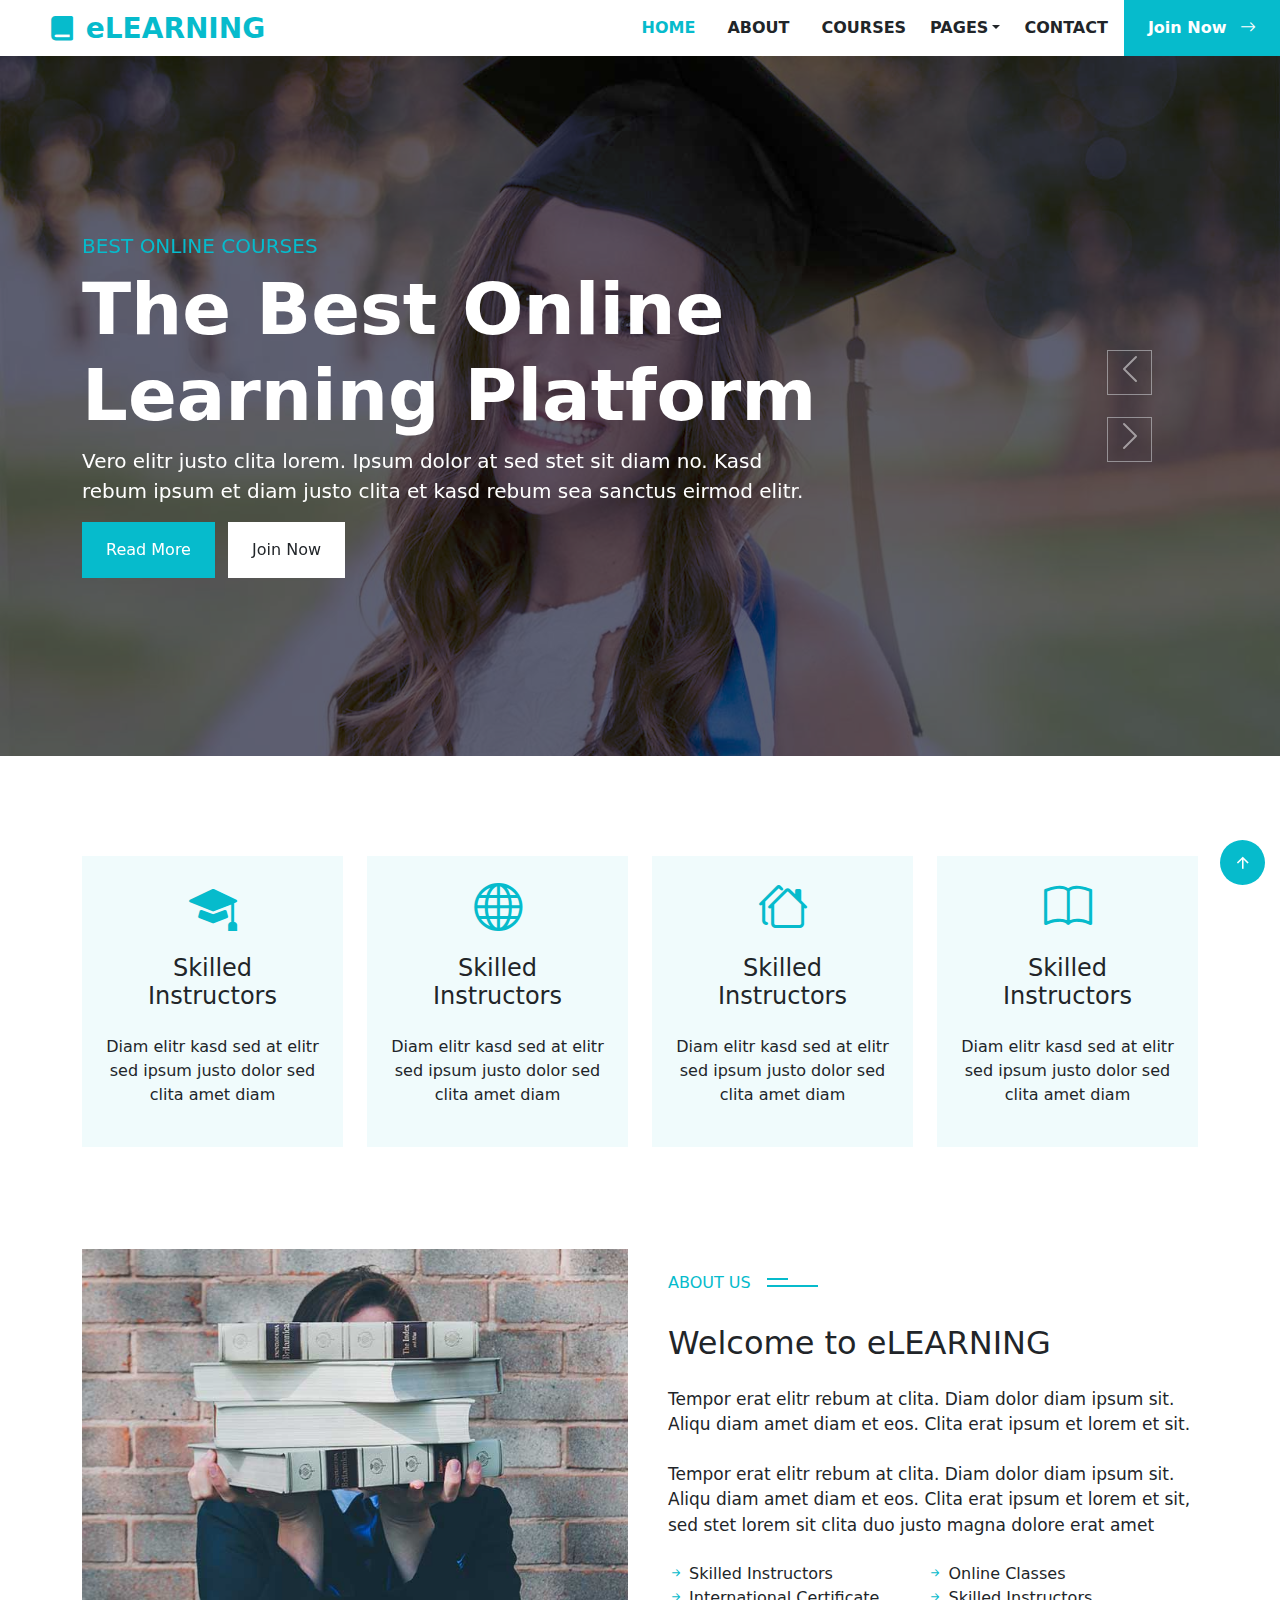
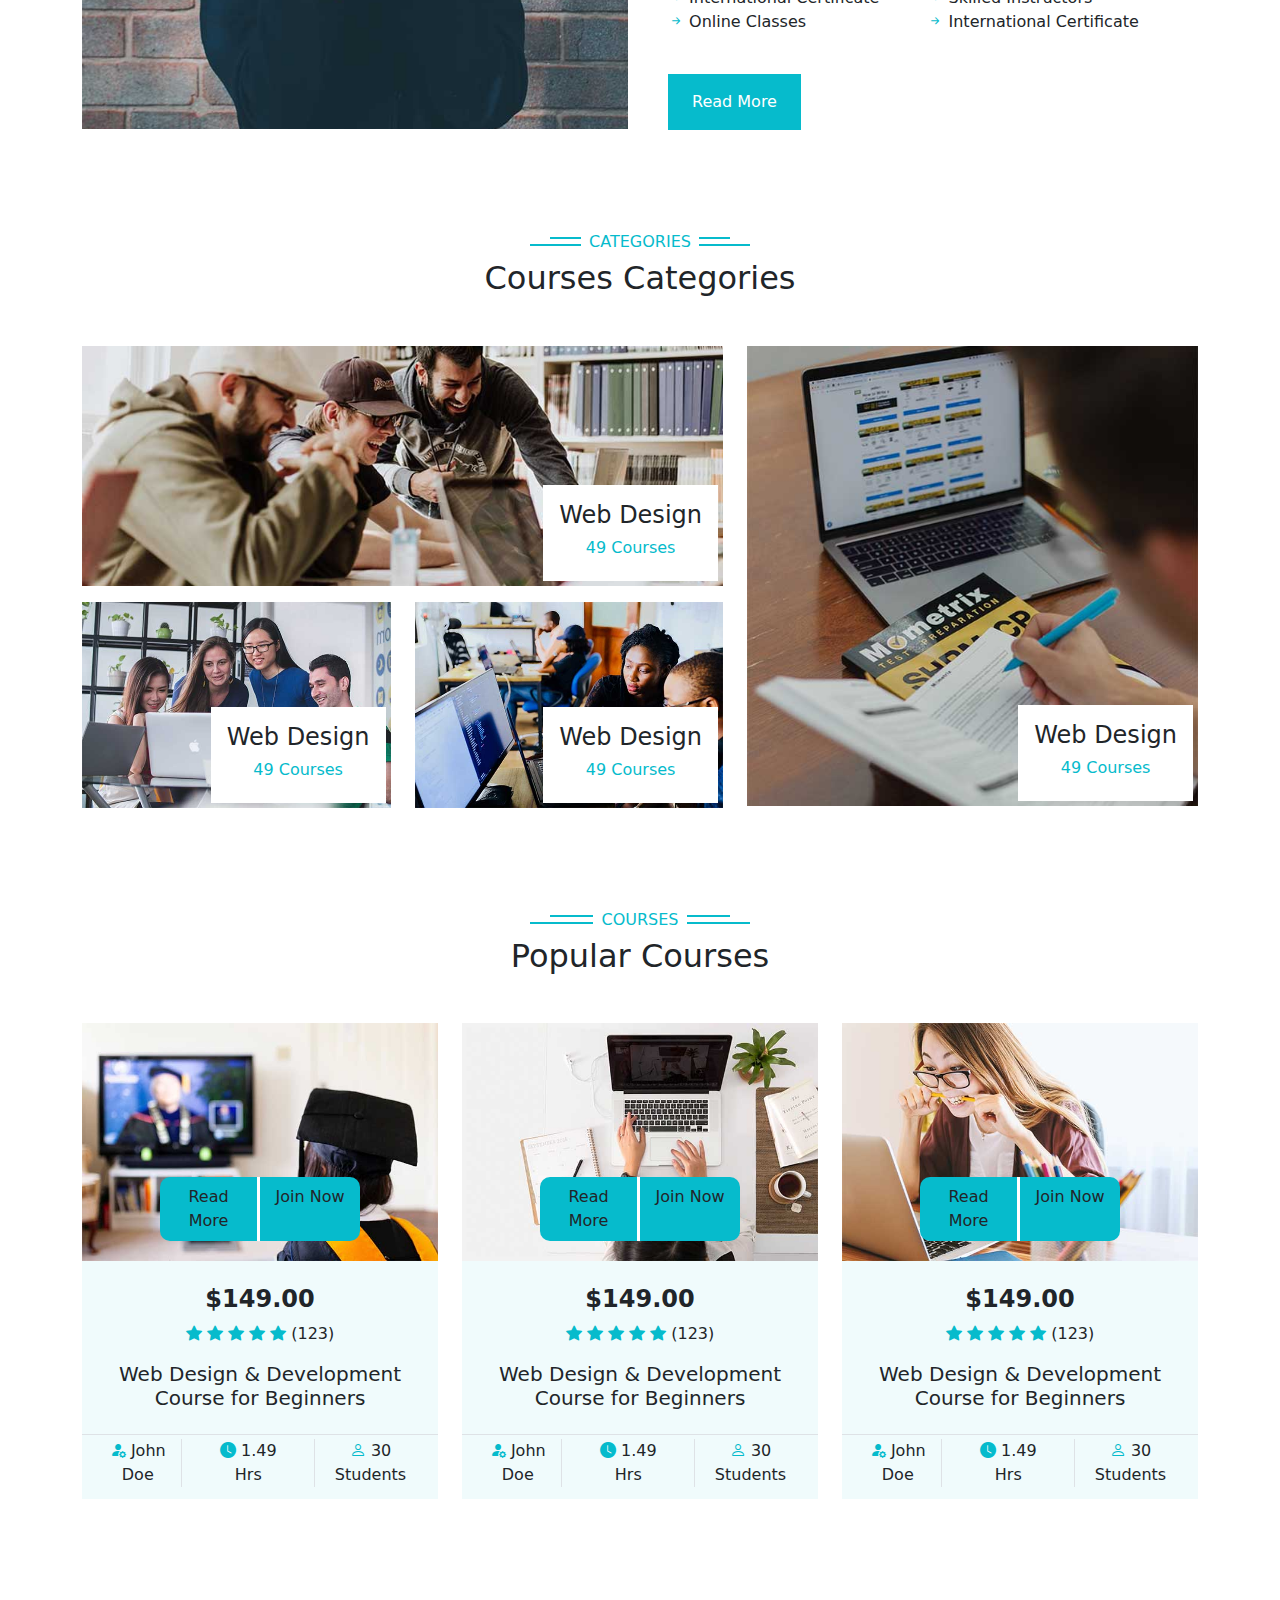
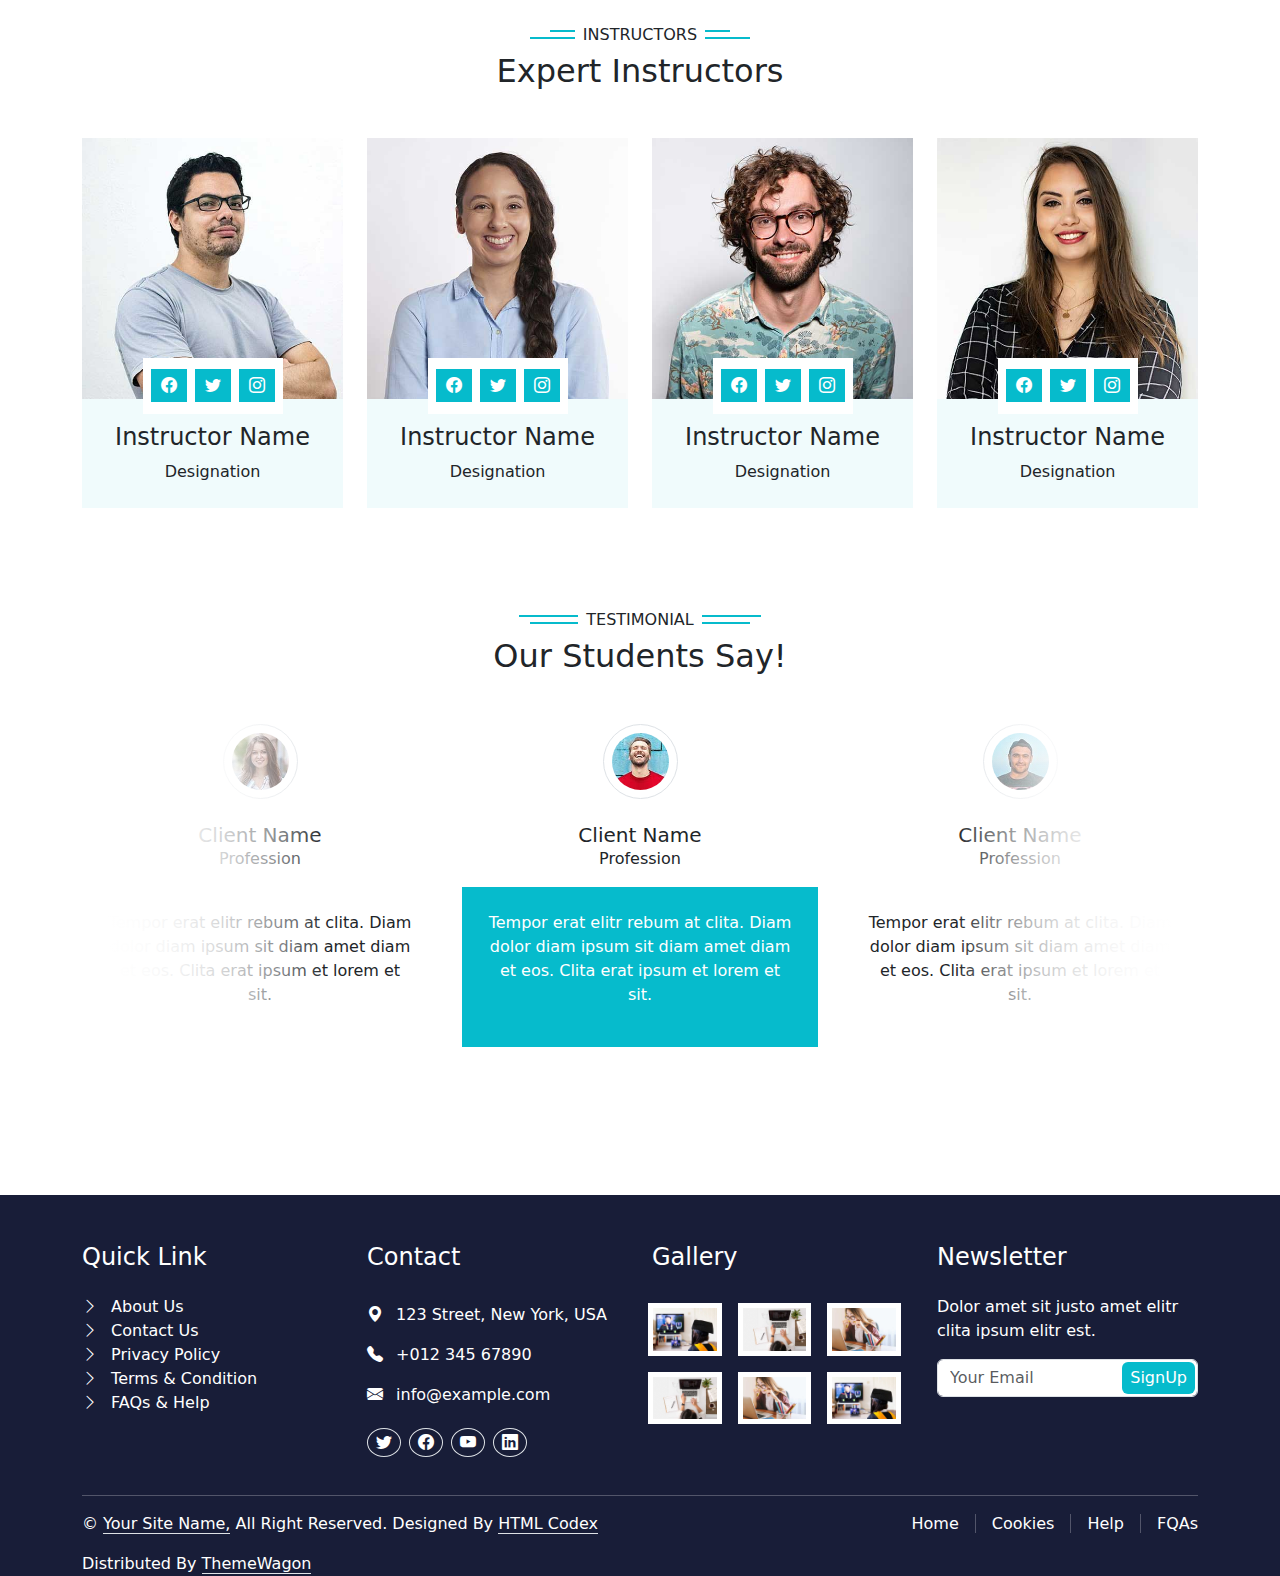
<file: document/BT-PR/index.html>
<!DOCTYPE html>
<html lang="en">
<head>
    <meta charset="UTF-8">
    <meta name="viewport" content="width=device-width, initial-scale=1.0">
    <title>Index</title>
    <link rel="stylesheet" href="fonts/heebo-font/stylesheet.css" type="text/css">
    <link rel="stylesheet" href="fonts/remix-icons/remixicon.css" type="text/css">
    <link rel="stylesheet" href="css/style.css" type="text/css">
    <link rel="stylesheet" href="fonts/bt-icon/bootstrap-icons.min.css" type="text/css">
    <link rel="stylesheet" href="css/bootstrap.min.css" type="text/css">
    <link rel="stylesheet" href="css/media.css" type="text/css">
</head>
<body>
    
<!-- HEADER -->

    <header class="navbar navbar-expand-lg align-items-center py-lg-0" id="top">
        <div class="container-fluid px-lg-0 ms-5">
            <a href="javascript:void(0)" class="text-decoration-none logo fs-3 fw-semibold">
                <i class="ri-book-fill"></i>
                eLEARNING   
            </a>
            <button class="navbar-toggler" data-bs-toggle="collapse" data-bs-target="#menu">
                <span class="navbar-toggler-icon"></span>
            </button>
            <nav class="collapse navbar-collapse flex-lg-grow-0" id="menu">
                <ul class="navbar-nav align-items-lg-center">
                    <li>
                        <a href="javascript:void(0)" class="text-decoration-none fw-semibold mx-lg-3 py-1 py-lg-0 d-inline-block py-lg-0">HOME</a>
                    </li>
                    <li>
                        <a href="javascript:void(0)" class="text-decoration-none text-dark fw-semibold mx-lg-3 py-1 d-inline-block py-lg-0">ABOUT</a>
                    </li>
                    <li>
                        <a href="javascript:void(0)" class="text-decoration-none text-dark fw-semibold mx-lg-3 py-1 d-inline-block py-lg-0">COURSES</a>
                    </li>
                    <li class="dropdown">
                        <a href="javascript:void(0)" class="nav-link dropdown-toggle text-dark fw-semibold" data-bs-toggle="dropdown">PAGES</a>
                        <ul class="dropdown-menu dropdown-menu-dark">
                            <li>
                                <a href="javascript:void(0)" class="dropdown-item text-white">Our Team</a>
                            </li>
                            <li>
                                <a href="javascript:void(0)" class="dropdown-item">Testimonial</a>
                            </li>
                            <li>
                                <a href="javascript:void(0)" class="dropdown-item">404 Page</a>
                            </li>
                        </ul>
                    </li>
                    <li>
                        <a href="javascript:void(0)" class="text-decoration-none text-dark fw-semibold mx-lg-3 py-1 d-inline-block py-lg-0">CONTACT</a>
                    </li>
                    <li>
                        <a href="javascript:void(0)" class="nav-link fw-semibold px-4 py-3 text-white d-none d-lg-block">
                            Join Now
                            <i class="bi bi-arrow-right ms-2"></i>
                        </a>
                    </li>
                </ul>
            </nav>
        </div>
    </header>

<main>  

    <!-- SLIDER -->

    <section id="carouselExample" class="slider carousel slide">
        <div class="carousel-inner">
            <div class="carousel-item active">
                <div class="container h-100">
                    <div class="d-flex align-items-center h-100">
                        <div class="carousel-content text-center text-lg-start">
                            <h5>BEST ONLINE COURSES</h5>
                            <h2 class="text-white display-2 fw-semibold">The Best Online Learning Platform</h2>
                            <p class="text-white fs-5">Vero elitr justo clita lorem. Ipsum dolor at sed stet sit diam no. Kasd rebum ipsum et diam justo clita et kasd rebum sea sanctus eirmod elitr.</p>
                            <a href="javascript:void(0)" class="text-decoration-none d-inline-block text-white px-4 py-3 me-2">Read More</a>
                            <a href="javascript:void(0)" class="text-decoration-none d-inline-block text-dark bg-white px-4 py-3">Join Now</a>
                        </div>
                    </div>
                </div>
            </div>
            <div class="carousel-item">
                <div class="container h-100">
                    <div class="d-flex align-items-center h-100">
                        <div class="carousel-content text-center text-lg-start">
                            <h5>BEST ONLINE COURSES</h5>
                            <h2 class="text-white display-2 fw-semibold">Get Educated Online From Your Home</h2>
                            <p class="text-white fs-5 w-75">Vero elitr justo clita lorem. Ipsum dolor at sed stet sit diam no. Kasd rebum ipsum et diam justo clita et kasd rebum sea sanctus eirmod elitr.</p>
                            <a href="javascript:void(0)" class="text-decoration-none d-inline-block text-white px-4 py-3 me-2">Read More</a>
                            <a href="javascript:void(0)" class="text-decoration-none d-inline-block text-dark bg-white px-4 py-3">Join Now</a>
                        </div>
                    </div>
                </div>
            </div>
        </div>
        <button class="carousel-control-prev border end-0 d-none d-lg-block" data-bs-target="#carouselExample" data-bs-slide="prev">
            <span class="carousel-control-prev-icon"></span>
        </button>
        <button class="carousel-control-next  border d-none d-lg-block" data-bs-target="#carouselExample" data-bs-slide="next">
            <span class="carousel-control-next-icon"></span>
        </button>
    </section>

    <!-- SERVICES -->

    <section class="services">
        <div class="container">
            <div class="row">
                <div class="col-12 col-md-6 col-lg-4 col-xl-3">
                    <div class="services-item text-center p-4 mb-4 mb-xl-0">
                        <i class="bi bi-mortarboard-fill display-5"></i>
                        <h4 class="py-3">Skilled Instructors</h4>
                        <p>Diam elitr kasd sed at elitr sed ipsum justo dolor sed clita amet diam</p>
                    </div>
                </div>
                <div class="col-12 col-md-6 col-lg-4 col-xl-3">
                    <div class="services-item text-center p-4 mb-4 mb-xl-0">
                        <i class="bi bi-globe display-5"></i>
                        <h4 class="py-3">Skilled Instructors</h4>
                        <p>Diam elitr kasd sed at elitr sed ipsum justo dolor sed clita amet diam</p>
                    </div>
                </div>
                <div class="col-12 col-md-6 col-lg-4 col-xl-3">
                    <div class="services-item text-center p-4 mb-4 mb-md-0">
                        <i class="bi bi-houses display-5"></i>
                        <h4 class="py-3">Skilled Instructors</h4>
                        <p>Diam elitr kasd sed at elitr sed ipsum justo dolor sed clita amet diam</p>
                    </div>
                </div>
                <div class="col-12 col-md-6 col-lg-4 col-xl-3">
                    <div class="services-item text-center p-4">
                        <i class="bi bi-book display-5"></i>
                        <h4 class="py-3">Skilled Instructors</h4>
                        <p>Diam elitr kasd sed at elitr sed ipsum justo dolor sed clita amet diam</p>
                    </div>
                </div>
            </div>
        </div>
    </section>

    <!--  ABOUT - -->

     <section class="about">
        <div class="container">
            <div class="row align-items-center">
                <div class="col-12 col-lg-6">
                    <div class="about-img">
                        <img src="img/about.jpg" title="about" alt="about" width="100%" height="450px"/>
                    </div>
                </div>
                <div class="col-12 col-lg-6">
                    <div class="about-content mt-4 ms-xl-3">
                        <h6 class="position-relative bg-white d-inline-block pe-3">ABOUT US</h6>
                        <h2 class="mt-4">Welcome to eLEARNING </h2>
                        <p class="my-4">Tempor erat elitr rebum at clita. Diam dolor diam ipsum sit. Aliqu diam amet diam et eos. Clita erat ipsum et lorem et sit.</p>
                        <p>Tempor erat elitr rebum at clita. Diam dolor diam ipsum sit. Aliqu diam amet diam et eos. Clita erat ipsum et lorem et sit, sed stet lorem sit clita duo justo magna dolore erat amet</p>
                        <div class="d-flex my-4">
                            <ul class="list-unstyled me-5">
                                <li>
                                    <i class="bi bi-arrow-right-short"></i>
                                    Skilled Instructors
                                </li>
                                <li>
                                    <i class="bi bi-arrow-right-short"></i>
                                    International Certificate
                                </li>
                                <li>
                                    <i class="bi bi-arrow-right-short"></i>
                                    Online Classes
                                </li>
                            </ul>
                            <ul class="list-unstyled">
                                <li>
                                    <i class="bi bi-arrow-right-short"></i>
                                    Online Classes
                                </li>
                                <li>
                                    <i class="bi bi-arrow-right-short"></i>
                                    Skilled Instructors
                                </li>
                                <li>
                                    <i class="bi bi-arrow-right-short"></i>
                                    International Certificate
                                </li>
                            </ul>
                        </div>
                        <a href="javascript:void(0)" class="text-decoration-none text-white px-4 py-3 d-inline-block">Read More</a>
                    </div>
                </div>
            </div>
        </div>
    </section>

    <!-- CATEGORIES  -->

    <section class="categories">
        <div class="container">
            <div class="categories-title text-center mb-5">
                <h6 class="position-relative bg-white d-inline-block px-2">CATEGORIES</h6>
                <h2>Courses Categories</h2>
            </div>
            <div class="categories-inner">
                <div class="row">
                    <div class="col-12 col-lg-7">
                        <div class="categories-img">
                            <div class="row">
                                <div class="col-12">
                                    <div class="categories-item position-relative">
                                        <img src="img/categories-1.jpg" title="categories-1" alt="categories-1" width="100%"/>
                                        <div class="categories-content bg-white p-3 position-absolute text-center">
                                            <h4>Web Design</h4>
                                            <h6>49 Courses</h6>
                                        </div>
                                    </div>
                                </div>  
                                <div class="col-12 col-lg-6">
                                    <div class="categories-item pt-3 position-relative">
                                        <img src="img/categories-2.jpg" title="categories-2" alt="categories-2" width="100%"/>
                                        <div class="categories-content bg-white p-3 position-absolute text-center">
                                            <h4>Web Design</h4>
                                            <h6>49 Courses</h6>
                                        </div>
                                    </div>
                                </div>    
                                <div class="col-12 col-lg-6">
                                    <div class="categories-item pt-3 position-relative">
                                        <img src="img/categories-3.jpg" title="categories-3" alt="categories-3" width="100%"/>
                                        <div class="categories-content bg-white p-3 position-absolute text-center">
                                            <h4>Web Design</h4>
                                            <h6>49 Courses</h6>
                                        </div>
                                    </div>
                                </div>
                            </div>
                        </div>
                    </div>
                    <div class="col-12 col-lg-5">
                       <div class="catagories-item position-relative pt-3 pt-lg-0">
                            <img src="img/categories-4.jpg" title="categories-4" alt="categories-4" width="100%" height="540px"/>
                            <div class="categories-content bg-white p-3 position-absolute text-center">
                                <h4>Web Design</h4>
                                <h6>49 Courses</h6>
                            </div>
                       </div>
                    </div>
                </div>
            </div>
        </div>
    </section>

      <!-- COURSES  -->

    <section class="courses">
        <div class="container">
            <div class="courses-title text-center mb-5">
                <h6 class="position-relative bg-white d-inline-block px-2">COURSES</h6>
                <h2>Popular Courses</h2>
            </div>
            <div class="courses-inner">
                <div class="row">
                    <div class="col-12 col-lg-6 col-xl-4">
                        <div class="courses-item mb-4">
                            <div class="courses-img position-relative">
                                <img src="img/course-1.jpg" alt="course-1" title="course-1" width="100%">
                                <div class="courses-box d-flex text-center position-absolute translate-middle-x">
                                    <div class="courses-btn-1 py-2 px-2 border-3 border-end border-white">Read More</div>
                                    <div class="courses-btn-2 py-2 px-2">Join Now</div>
                                </div>
                            </div>
                            <div class="courses-content text-center pb-2">
                                <h4 class="fw-semibold  pt-4">$149.00</h4>
                                <div>
                                    <i class="bi bi-star-fill"></i>
                                    <i class="bi bi-star-fill"></i>
                                    <i class="bi bi-star-fill"></i>
                                    <i class="bi bi-star-fill"></i>
                                    <i class="bi bi-star-fill"></i>
                                    <span>(123)</span>
                                </div>
                                <h5 class="py-3">Web Design & Development Course for Beginners</h5>
                                <div>
                                    <ul class="d-flex list-unstyled justify-content-between mb-0 border-top p-1">
                                        <li class="ps-2">
                                            <i class="bi bi-person-fill-gear "></i>
                                            John Doe
                                        </li>
                                        <li class="border-start border-end px-4">
                                            <i class="bi bi-clock-fill"></i>
                                            1.49 Hrs
                                        </li>
                                        <li  class="pe-2">                                    
                                            <i class="bi bi-person"></i>
                                            30 Students
                                        </li>
                                    </ul>
                                </div>
                            </div>
                        </div>
                    </div>
                    <div class="col-12 col-lg-6 col-xl-4">
                        <div class="courses-item mb-4">
                            <div class="courses-img position-relative">
                                <img src="img/course-2.jpg" alt="course-1" title="course-1" width="100%">
                                <div class="courses-box d-flex text-center position-absolute translate-middle-x">
                                    <div class="courses-btn-1 py-2 px-2 border-3 border-end border-white">Read More</div>
                                    <div class="courses-btn-2 py-2 px-2">Join Now</div>
                                </div>
                            </div>
                            <div class="courses-content text-center pb-2">
                                <h4 class="fw-semibold  pt-4">$149.00</h4>
                                <div>
                                    <i class="bi bi-star-fill"></i>
                                    <i class="bi bi-star-fill"></i>
                                    <i class="bi bi-star-fill"></i>
                                    <i class="bi bi-star-fill"></i>
                                    <i class="bi bi-star-fill"></i>
                                    <span>(123)</span>
                                </div>
                                <h5 class="py-3">Web Design & Development Course for Beginners</h5>
                                <div>
                                    <ul class="d-flex list-unstyled justify-content-between mb-0 border-top p-1">
                                        <li class="ps-2">
                                            <i class="bi bi-person-fill-gear "></i>
                                            John Doe
                                        </li>
                                        <li class="border-start border-end px-4">
                                            <i class="bi bi-clock-fill"></i>
                                            1.49 Hrs
                                        </li>
                                        <li  class="pe-2">                                    
                                            <i class="bi bi-person"></i>
                                            30 Students
                                        </li>
                                    </ul>
                                </div>
                            </div>
                        </div>
                    </div>
                    <div class="col-12 col-lg-6 col-xl-4">
                        <div class="courses-item mt-4 mt-xl-0">
                            <div class="courses-img position-relative">
                                <img src="img/course-3.jpg" alt="course-1" title="course-1" width="100%">
                                <div class="courses-box d-flex text-center position-absolute translate-middle-x">
                                    <div class="courses-btn-1 py-2 px-2 border-3 border-end border-white">Read More</div>
                                    <div class="courses-btn-2 py-2 px-2">Join Now</div>
                                </div>
                            </div>
                            <div class="courses-content text-center pb-2">
                                <h4 class="fw-semibold  pt-4">$149.00</h4>
                                <div>
                                    <i class="bi bi-star-fill"></i>
                                    <i class="bi bi-star-fill"></i>
                                    <i class="bi bi-star-fill"></i>
                                    <i class="bi bi-star-fill"></i>
                                    <i class="bi bi-star-fill"></i>
                                    <span>(123)</span>
                                </div>
                                <h5 class="py-3">Web Design & Development Course for Beginners</h5>
                                <div>
                                    <ul class="d-flex list-unstyled justify-content-between mb-0 border-top p-1">
                                        <li class="ps-2">
                                            <i class="bi bi-person-fill-gear "></i>
                                            John Doe
                                        </li>
                                        <li class="border-start border-end px-4">
                                            <i class="bi bi-clock-fill"></i>
                                            1.49 Hrs
                                        </li>
                                        <li  class="pe-2">                                    
                                            <i class="bi bi-person"></i>
                                            30 Students
                                        </li>
                                    </ul>
                                </div>
                            </div>
                        </div>
                    </div>
                    
                </div>
            </div>
        </div>
    </section>

     <!-- INSTRUCTORS  -->

    <section class="instructors">
        <div class="container">
            <div class="instructors-title text-center mb-5">
                <h6 class="position-relative bg-white d-inline-block px-2">INSTRUCTORS</h6>
                <h2>Expert Instructors</h2>
            </div>
            <div class="instructors-inner">
                <div class="row">
                    <div class="col-12 col-md-6 col-lg-4 col-xl-3">
                        <div class="instructors-item mb-3 mb-xl-0">
                            <div class="instructors-img position-relative">
                                <img src="img/team-1.jpg" title="team-1" alt="team-1" width="100%"/>
                                    <ul class="d-flex position-absolute start-50 translate-middle-x bg-white p-2 list-unstyled instructors-box mb-0 py-3">
                                        <li>
                                            <a href="javascript:void(0)">
                                                <i class="bi bi-facebook text-white"></i>
                                            </a>
                                        </li>
                                        <li class="px-2">
                                            <a href="javascript:void(0)">
                                                <i class="bi bi-twitter text-white"></i>
                                            </a>
                                        </li>
                                        <li>
                                            <a href="javascript:void(0)">
                                                <i class="bi bi-instagram text-white"></i>
                                            </a>
                                        </li>
                                    </ul>
                            </div>
                            <div class="instructors-content text-center p-4">
                                <h4>Instructor Name</h4>
                                <p class="mb-0">Designation</p>
                            </div>
                        </div>
                    </div>
                    <div class="col-12 col-md-6 col-lg-4 col-xl-3">
                        <div class="instructors-item mb-4 mb-xl-0">
                            <div class="instructors-img position-relative">
                                <img src="img/team-2.jpg" title="team-1" alt="team-1" width="100%"/>
                                <ul class="d-flex position-absolute start-50 translate-middle-x bg-white py-3 p-2 list-unstyled instructors-box mb-0">
                                    <li>
                                        <a href="javascript:void(0)">
                                            <i class="bi bi-facebook text-white"></i>
                                        </a>
                                    </li>
                                    <li class="px-2">
                                        <a href="javascript:void(0)">
                                            <i class="bi bi-twitter text-white"></i>
                                        </a>
                                    </li>
                                    <li>
                                        <a href="javascript:void(0)">
                                            <i class="bi bi-instagram text-white"></i>
                                        </a>
                                    </li>
                                </ul>
                            </div>
                            <div class="instructors-content text-center p-4">
                                <h4>Instructor Name</h4>
                                <p class="mb-0">Designation</p>
                            </div>
                        </div>
                    </div>
                    <div class="col-12 col-md-6 col-lg-4 col-xl-3">
                        <div class="instructors-item mb-4 mb-md-0">
                            <div class="instructors-img position-relative">
                                <img src="img/team-3.jpg" title="team-1" alt="team-1" width="100%"/>
                                <ul class="d-flex position-absolute start-50 translate-middle-x bg-white p-2 list-unstyled instructors-box mb-0 py-3">
                                    <li>
                                        <a href="javascript:void(0)">
                                            <i class="bi bi-facebook text-white"></i>
                                        </a>
                                    </li>
                                    <li class="px-2">
                                        <a href="javascript:void(0)">
                                            <i class="bi bi-twitter text-white"></i>
                                        </a>
                                    </li>
                                    <li>
                                        <a href="javascript:void(0)">
                                            <i class="bi bi-instagram text-white"></i>
                                        </a>
                                    </li>
                                </ul>
                            </div>
                            <div class="instructors-content text-center p-4">
                                <h4>Instructor Name</h4>
                                <p class="mb-0">Designation</p>
                            </div>
                        </div>
                    </div>
                    <div class="col-12 col-md-6 col-lg-4 col-xl-3">
                        <div class="instructors-item">
                            <div class="instructors-img position-relative">
                                <img src="img/team-4.jpg" title="team-1" alt="team-1" width="100%"/>
                                <ul class="d-flex position-absolute start-50 translate-middle-x bg-white p-2 list-unstyled instructors-box mb-0 py-3">
                                    <li>
                                        <a href="javascript:void(0)">
                                            <i class="bi bi-facebook text-white"></i>
                                        </a>
                                    </li>
                                    <li class="px-2">
                                        <a href="javascript:void(0)">
                                            <i class="bi bi-twitter text-white"></i>
                                        </a>
                                    </li>
                                    <li>
                                        <a href="javascript:void(0)">
                                            <i class="bi bi-instagram text-white"></i>
                                        </a>
                                    </li>
                                </ul>
                            </div>
                            <div class="instructors-content text-center p-4">
                                <h4>Instructor Name</h4>
                                <p class="mb-0">Designation</p>
                            </div>
                        </div>
                    </div>
                </div>
            </div>
        </div>
    </section>

     <!-- TESTIMONIAL  -->

    <section class="testimonial">
        <div class="container">
            <div class="testimonial-title text-center mb-5">
                <h6 class="position-relative bg-white d-inline-block px-2">TESTIMONIAL</h6>
                <h2>Our Students Say!</h2>
            </div>
            <div class="testimonial-inner position-relative">
                <div class="row">
                    <div class="col-12 col-md-6 col-xl-4">
                        <div class="testimonial-items mb-3">
                            <div class="testimonial-img text-center pb-3">
                                <img src="img/testimonial-1.jpg" class="rounded-circle border p-2" width="75px"/>
                                <h5 class="mb-0 pt-4">Client Name</h5>
                                <span>Profession</span>
                            </div>
                            <div class="testimonial-content p-4 text-center">
                                <p>Tempor erat elitr rebum at clita. Diam dolor diam ipsum sit diam amet diam et eos. Clita erat ipsum et lorem et sit.</p>
                            </div>
                        </div>
                    </div>
                    <div class="col-12 col-md-6 col-xl-4">
                        <div class="testimonial-item mb-5">
                            <div class="testimonial-img text-center pb-3">
                                <img src="img/testimonial-2.jpg" class="rounded-circle border p-2" width="75px"/>
                                <h5 class="mb-0 pt-4">Client Name</h5>
                                <span>Profession</span>
                            </div>
                            <div class="testimonial-content p-4 text-center">
                                <p class="">Tempor erat elitr rebum at clita. Diam dolor diam ipsum sit diam amet diam et eos. Clita erat ipsum et lorem et sit.</p>
                            </div>
                        </div>
                    </div>
                    <div class="col-12 col-md-6 col-xl-4">
                        <div class="testimonial-item mb-3 mb-md-0">
                            <div class="testimonial-img text-center pb-3">
                                <img src="img/testimonial-3.jpg" class="rounded-circle border p-2" width="75px"/>
                                <h5 class="mb-0 pt-4">Client Name</h5>
                                <span>Profession</span>
                            </div>
                            <div class="testimonial-content p-4 text-center">
                                <p>Tempor erat elitr rebum at clita. Diam dolor diam ipsum sit diam amet diam et eos. Clita erat ipsum et lorem et sit.</p>
                            </div>
                        </div>
                    </div>
                </div>
            </div>
        </div>
    </section>

</main>

     <!-- FOOTER  -->

    <footer class="footer pt-5">
        <div class="container">
            <div class="footer-inner">
                <div class="row">
                    <div class="col-12 col-md-6 col-lg-4 col-xl-3">
                        <div class="footer-item pb-4">
                            <h4 class="text-white pb-3">Quick Link</h4>
                            <ul class="list-unstyled">
                                <li>
                                    <a href="javascript:void(0)" class="text-white text-decoration-none">
                                        <i class="bi bi-chevron-right pe-2"></i>
                                        About Us
                                    </a>
                                </li>
                                <li>
                                    <a href="javascript:void(0)" class="text-white text-decoration-none">
                                        <i class="bi bi-chevron-right pe-2"></i>
                                        Contact Us
                                    </a>
                                </li>
                                <li>
                                    <a href="javascript:void(0)" class="text-white text-decoration-none">
                                        <i class="bi bi-chevron-right pe-2"></i>
                                        Privacy Policy
                                    </a>
                                </li>
                                <li>
                                    <a href="javascript:void(0)" class="text-white text-decoration-none">
                                        <i class="bi bi-chevron-right pe-2"></i>
                                        Terms & Condition
                                    </a>
                                </li>
                                <li>
                                    <a href="javascript:void(0)" class="text-white text-decoration-none">
                                        <i class="bi bi-chevron-right pe-2"></i>
                                        FAQs & Help
                                    </a>
                                </li>
                            </ul>
                        </div>
                    </div>
                    <div class="col-12 col-md-6 col-lg-4 col-xl-3">
                        <div class="footer-item pb-4">
                            <h4 class="text-white pb-3">Contact</h4>
                            <ul class="list-unstyled">
                                <li class="py-2">
                                    <a href="javascript:void(0)" class="text-white text-decoration-none">
                                        <i class="bi bi-geo-alt-fill me-2"></i>
                                        123 Street, New York, USA
                                    </a>
                                </li>
                                <li class="py-2">
                                    <a href="javascript:void(0)" class="text-white text-decoration-none">
                                        <i class="bi bi-telephone-fill me-2"></i>
                                        +012 345 67890
                                    </a>
                                </li>
                                <li class="py-2">
                                    <a href="javascript:void(0)" class="text-white text-decoration-none">
                                        <i class="bi bi-envelope-fill me-2"></i>
                                        info@example.com
                                    </a>
                                </li>
                            </ul>
                            <ul class="list-unstyled d-flex">
                                <li>
                                    <a href="javascript:void(0)" class="text-white">
                                        <i class="bi bi-twitter border rounded-circle px-2 py-1 me-2"></i>
                                    </a>
                                </li>
                                <li>
                                    <a href="javascript:void(0)" class="text-white">
                                        <i class="bi bi-facebook border rounded-circle px-2 py-1 me-2"></i>
                                    </a>
                                </li>
                                <li>
                                    <a href="javascript:void(0)" class="text-white">
                                        <i class="bi bi-youtube border rounded-circle px-2 py-1 me-2"></i>
                                    </a>
                                </li>
                                <li>
                                    <a href="javascript:void(0)" class="text-white">
                                        <i class="bi bi-linkedin border rounded-circle px-2 py-1 me-2"></i>
                                    </a>
                                </li>
                            </ul>
                        </div>
                    </div>
                    <div class="col-12 col-md-6 col-lg-4 col-xl-3">
                        <div class="footer-item pb-4 pb-lg-0">
                            <h4 class="text-white pb-3">Gallery</h4>
                            <ul class="row list-unstyled pb-0 pe-3">
                                <li class="col-4 px-0">
                                    <div class="img-gallery p-2">
                                        <img src="img/course-1.jpg" class="border border-white border-5" title="gallery-1" alt="gallery-1" width="100%"/>
                                    </div>
                                </li>
                                <li class="col-4 px-0">
                                    <div class="img-gallery p-2">
                                        <img src="img/course-2.jpg" class="border border-white border-5" title="gallery-1" alt="gallery-1" width="100%"/>
                                    </div>
                                </li>
                                <li class="col-4 px-0">
                                    <div class="img-gallery p-2">
                                        <img src="img/course-3.jpg" class="border border-white border-5" title="gallery-1" alt="gallery-1" width="100%"/>
                                    </div>
                                </li>
                                <li class="col-4 px-0">
                                    <div class="img-gallery p-2">
                                        <img src="img/course-2.jpg" class="border border-white border-5" title="gallery-1" alt="gallery-1" width="100%"/>
                                    </div>
                                </li>
                                <li class="col-4 px-0">
                                    <div class="img-gallery p-2">
                                        <img src="img/course-3.jpg" class="border border-white border-5" title="gallery-1" alt="gallery-1" width="100%"/>
                                    </div>
                                </li>
                                <li class="col-4 px-0">
                                    <div class="img-gallery p-2">
                                        <img src="img/course-1.jpg" class="border border-white border-5" title="gallery-1" alt="gallery-1" width="100%"/>
                                    </div>
                                </li>
                            </ul>
                        </div>
                    </div>
                    <div class="col-12 col-md-6 col-lg-4 col-xl-3">
                        <div class="footer-item pb-4">
                            <h4 class="text-white pb-3">Newsletter</h4>
                            <p class="text-white">Dolor amet sit justo amet elitr clita ipsum elitr est.</p>
                            <form class="position-relative">
                                <input type="text" placeholder="Your Email" class="form-control">
                                <button class="d-inline-block rounded text-white position-absolute px-2 py-1 border-0">SignUp</button>
                            </form>
                        </div>
                    </div>
                </div>
            </div>
            <div class="copyright border-top border-white border-opacity-25 pt-3">
                <div class="d-flex justify-content-between">
                    <div>
                        <p class="text-white">© <a href="javascript:void(0)" class="text-white text-decoration-none border-bottom">Your Site Name,</a> All Right Reserved. Designed By <a href="javascript:void(0)" class="text-white text-decoration-none border-bottom">HTML Codex</a></p>
                        <p class="text-white mb-0">Distributed By <a href="javascript:void(0)" class="text-white text-decoration-none border-bottom">ThemeWagon</a></p>
                    </div>
                <ul class="d-flex list-unstyled">
                    <li>
                        <a href="javascript:void(0)" class="text-white text-decoration-none pe-3 border-end border-white border-opacity-25">Home</a>
                    </li>
                    <li>
                        <a href="javascript:void(0)" class="text-white text-decoration-none  px-3 border-end border-white border-opacity-25">Cookies</a>
                    </li>
                    <li>
                        <a href="javascript:void(0)" class="text-white text-decoration-none px-3 border-end border-white border-opacity-25">Help</a>
                    </li>
                    <li>
                        <a href="javascript:void(0)" class="text-white text-decoration-none ps-3">FQAs</a>
                    </li>
                    
                </ul>
                </div>
            </div>
        </div>
    </footer>

    <!-- BACK TO TOP BTN -->

    <a href="#top" class="back-to-top">
        <i class="ri-arrow-up-line"></i>
    </a>



    <script src="js/bootstrap.bundle.min.js" type="text/javascript"></script>
</body>
</html>
</file>
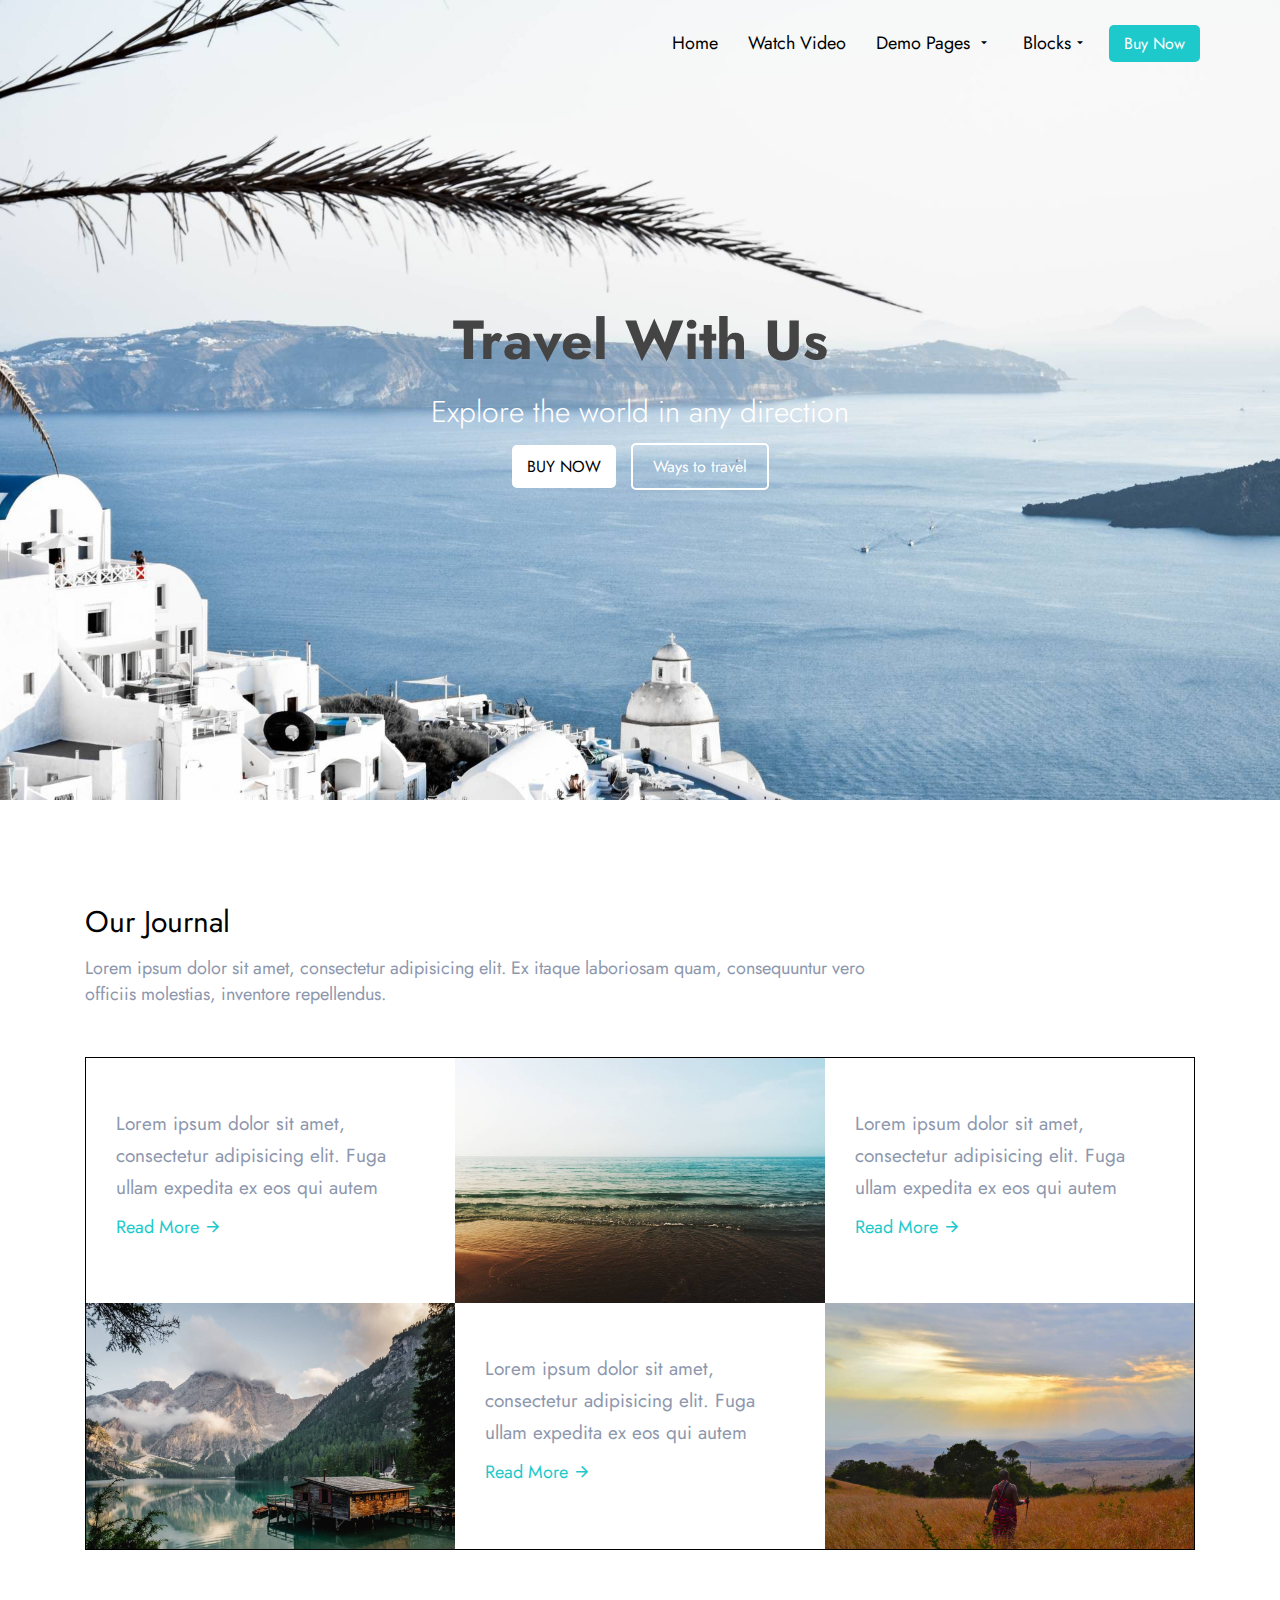
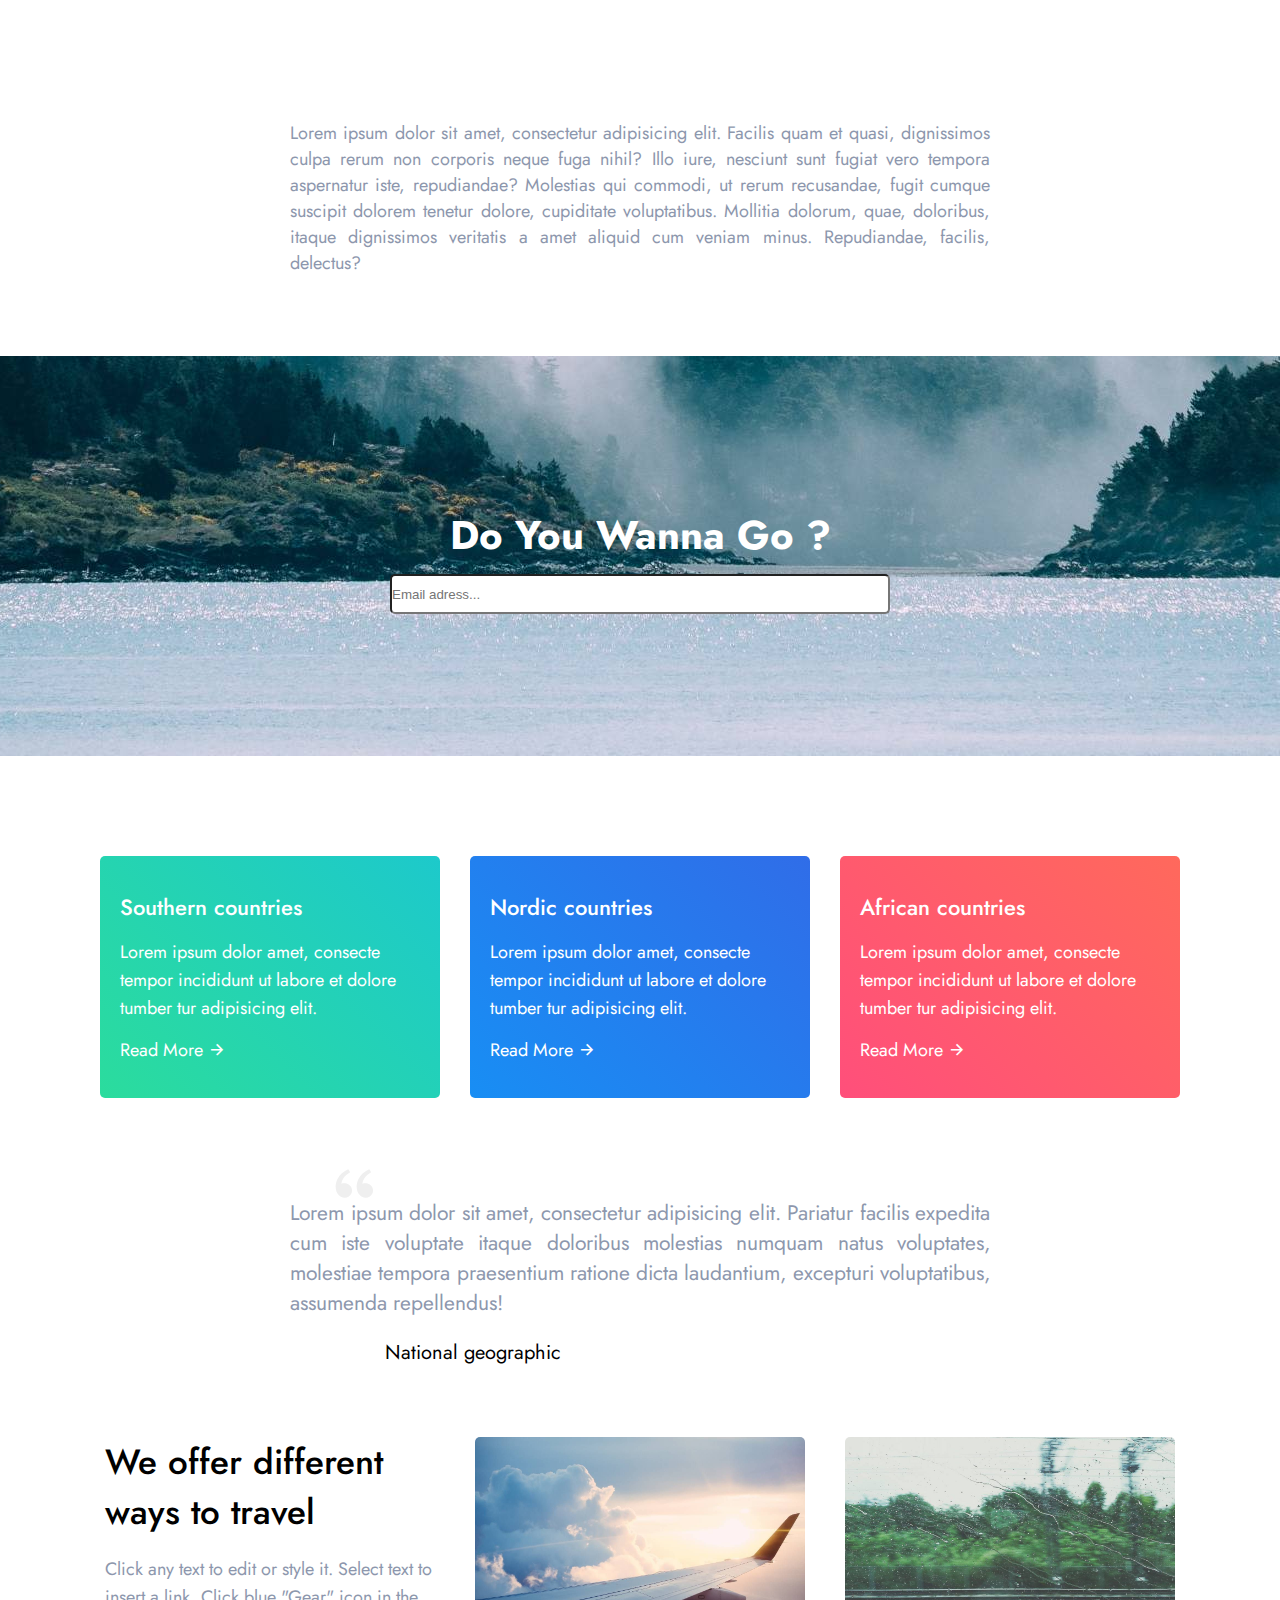
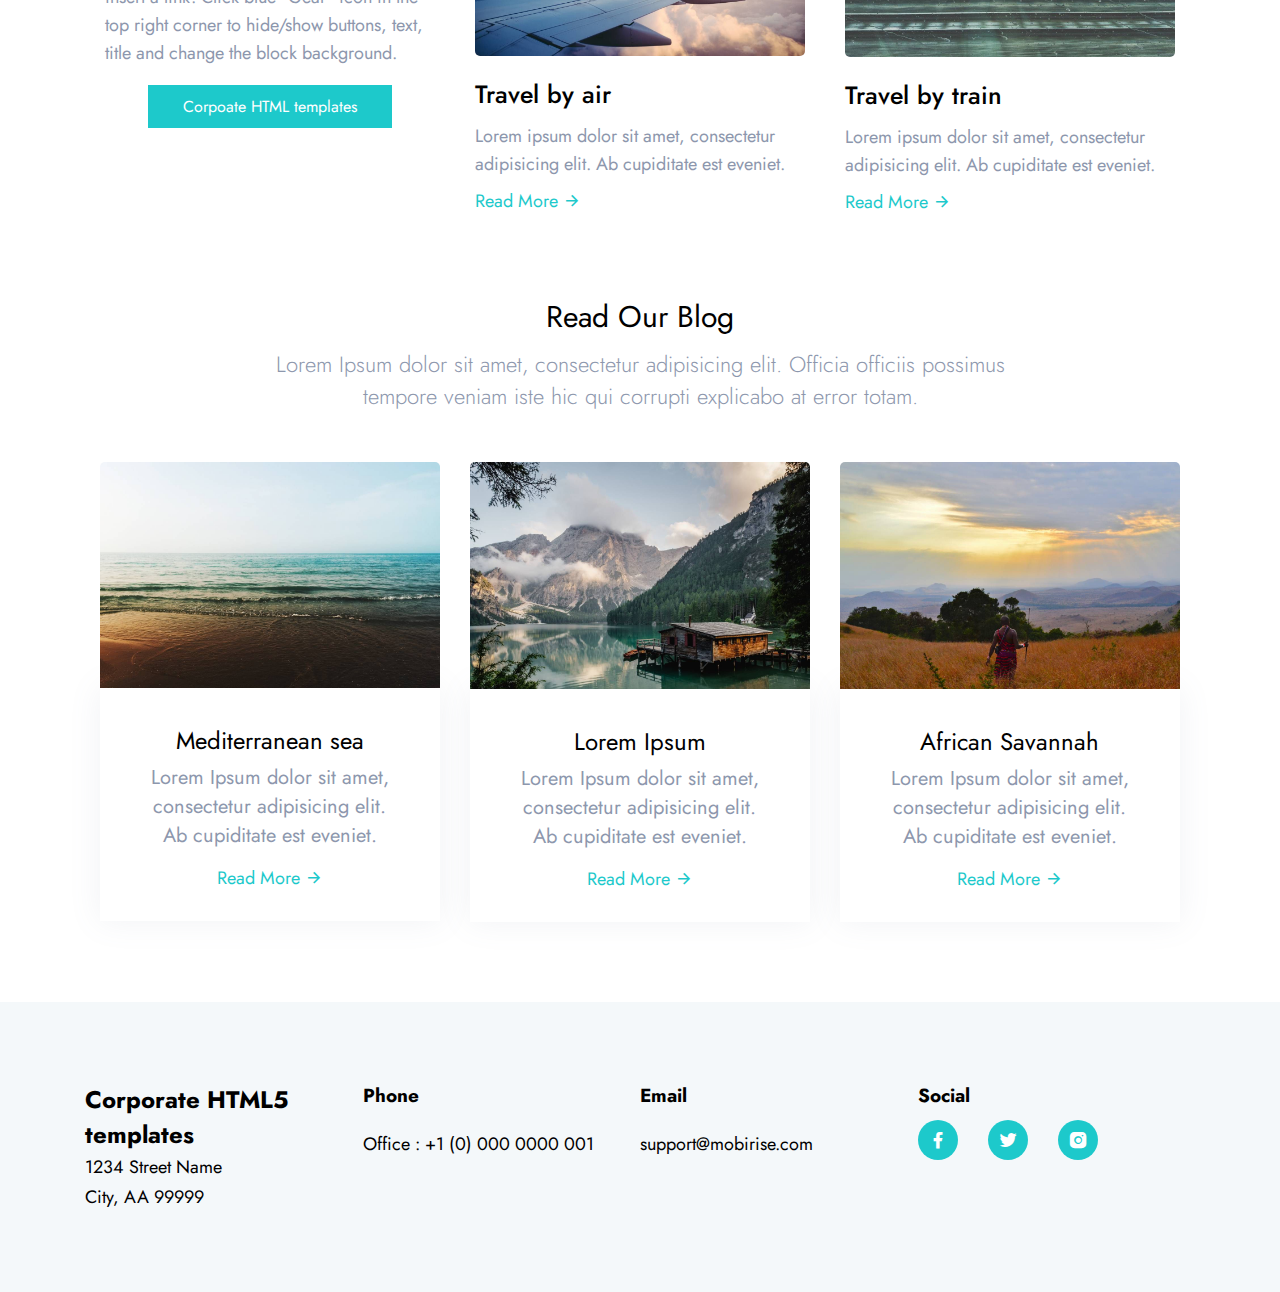
<file: document/CSS-EXTRA-PR/index.html>
<!DOCTYPE html>
<html>
<head>
	<meta charset="UTF-8"/>
	<meta name="viewport" content="width=device-width, initial-scale=1.0">
	<title>Index</title>
	<link href="fonts/fonts/remixicon.css" rel="stylesheet" type="text/css"/>
	<link href="fonts/jost/stylesheet.css" rel="stylesheet" type="text/css"/>
	<link href="css/style.css" rel="stylesheet" type="text/css"/>
	<link href="css/media.css" rel="stylesheet" type="text/css"/>
</head>
<body>

<!-- HEADER -->

<header class="d-flex justify-content-end">

    <div class="navigation d-flex align-items-center">
		<nav>
			<ul class="d-flex align-items-center">
				<li>
					<a href="javascript:void(0)">Home</a>
				</li>
				<li>
					<a href="javascript:void(0)">Watch Video</a>
				</li>
				<li class="relative">
					<a href="javascript:void(0)">Demo Pages <i class="ri-arrow-drop-down-fill"></i></a>
					<div class="dropdown">
						<ul>
							<li>
								<a href="javascript:void(0)">Creative Agency</a>
							</li>
							<li>
								<a href="javascript:void(0)">Travel Agency</a>
							</li>
							
						</ul>  
					</div>
				</li>
				<li class="relative">
					<a href="javascript:void(0)">Blocks<i class="ri-arrow-drop-down-fill"></i></a>
					<div class="dropdown">
						<ul>
							<li>
								<a href="javascript:void(0)">Menu Page</a>
							</li>
							<li>
								<a href="javascript:void(0)">Header</a>
							</li>
							<li>
								<a href="javascript:void(0)">Fetures</a>
							</li>
							<li>
								<a href="javascript:void(0)">images & Video</a>
							</li>
							<li>
								<a href="javascript:void(0)">Article</a>
							</li>
							<li>
								<a href="javascript:void(0)">Pricings</a>
							</li>
							<li>
								<a href="javascript:void(0)">Teams</a>
							</li>
							<li>
								<a href="javascript:void(0)">call to Action</a>
							</li>
							<li>
								<a href="javascript:void(0)">Counter</a>
							</li>
						</ul>
					</div>
				</li>
				</ul>			  
	   </nav>
	   <ul class="d-flex">
			<li>
				<a href="javascript:void(0)" class="theme-btn">Buy Now</a>
			</li>
			<li>
					<a href="javascript:void(0)" class="toggle">
						<i class="ri-menu-line"></i>
					</a>
				</li>
	   </ul>
	</div>
</header>


<main>

<!-- BANNER -->

<section class="banner">
	<div class="container">
		<div class="banner-items text-center">
			<h1>Travel With Us</h1>
			<h2>Explore the world in any direction</h2>
			<a href="javascript:void(0)">BUY NOW</a>
			<a href="javascript:void(0)">Ways to travel</a>
		</div>
	</div>
</section>

<!-- JOURNAL -->

<section class="journal">
	<div class="container">
			<div class="journal-title">
				<h2>Our Journal</h2>
				<p>Lorem ipsum dolor sit amet, consectetur adipisicing elit. Ex itaque laboriosam quam,
				consequuntur vero officiis molestias, inventore repellendus.</p>
			</div>
		<div class="journal-inner">
			<div class="row">
				<div class="w-3 w-lg-2 w-sm-1">
					<div class="journal-items">
						<p>Lorem ipsum dolor sit amet, consectetur adipisicing elit. Fuga ullam expedita ex eos qui autem</p>
						<a href="javascript:void(0)">
							Read More
							<i class="ri-arrow-right-line"></i>
						</a>
					</div>
				</div>
				<div class="w-3 w-lg-2 w-sm-1">
					<div class="journal-items">
						<img src="img/journal-1.jpg" title="journal-1" alt="journal-1" width="100%"/>
					</div>
				</div>
				<div class="w-3 w-lg-2 w-sm-1">
					<div class="journal-items">
						<p>Lorem ipsum dolor sit amet, consectetur adipisicing elit. Fuga ullam expedita ex eos qui autem</p>
						<a href="javascript:void(0)">
							Read More
							<i class="ri-arrow-right-line"></i>
						</a>
					</div>
				</div>
				<div class="w-3 w-lg-2 w-sm-1">
					<div class="journal-items">
						<img src="img/journal-2.jpg" title="journal-2" alt="journal-2" width="100%"/>
					</div>
				</div>
				<div class="w-3 w-lg-2 w-sm-1">
					<div class="journal-items">
						<p>Lorem ipsum dolor sit amet, consectetur adipisicing elit. Fuga ullam expedita ex eos qui autem</p>
						<a href="javascript:void(0)">
							Read More
							<i class="ri-arrow-right-line"></i>
						</a>
					</div>
				</div>
				<div class="w-3 w-lg-2 w-sm-1">
					<div class="journal-items">
						<img src="img/journal-3.jpg" title="journal-3" alt="journal-3" width="100%"/>
					</div>
				</div>
			</div>
		</div>
	</div>
</section>

<!-- ABOUT -->

<section class="about">
	<div class="container">
		<div class="d-flex justify-content-center">
			<h5>
				Lorem ipsum dolor sit amet, consectetur adipisicing elit. Facilis quam et quasi, dignissimos culpa rerum non corporis neque fuga nihil? Illo iure, nesciunt sunt fugiat vero tempora aspernatur iste, repudiandae? Molestias qui commodi, ut rerum recusandae, fugit cumque suscipit dolorem tenetur dolore, cupiditate voluptatibus. Mollitia dolorum, quae, doloribus, itaque dignissimos veritatis a amet aliquid cum veniam minus. Repudiandae, facilis, delectus?
			</h5>
		</div>
	</div>
</section>

<!-- FETURE -->

<section class="feture">
	<div class="feture-items align-items-center text-center">
		<h2>Do You Wanna Go ?</h2>
		<input placeholder="Email adress..."/>
	</div>
</section>

<!-- FETURE-2 -->

<section class="feture-2">
	<div class="container">
		<div class="row">
			<div class="w-3 w-md-2 w-sm-1">
				<div class="feture-2-items">
					<h4>Southern countries</h4>
					<p>Lorem ipsum dolor amet, consecte tempor incididunt ut labore et dolore tumber tur adipisicing elit.</p>
					<a href="javascript:void(0)">
						Read More
						<i class="ri-arrow-right-line"></i>
					</a>
				</div>
			</div>
			<div class="w-3 w-md-2 w-sm-1">
				<div class="feture-2-items">
					<h4>Nordic countries</h4>
					<p>Lorem ipsum dolor amet, consecte tempor incididunt ut labore et dolore tumber tur adipisicing elit.</p>
					<a href="javascript:void(0)">
						Read More
						<i class="ri-arrow-right-line"></i>
					</a>
				</div>
			</div>
			<div class="w-3 w-md-2 w-sm-1">
				<div class="feture-2-items">
					<h4>African countries</h4>
					<p>Lorem ipsum dolor amet, consecte tempor incididunt ut labore et dolore tumber tur adipisicing elit.</p>
					<a href="javascript:void(0)">
						Read More
						<i class="ri-arrow-right-line"></i>
					</a>
				</div>
			</div>
		</div>
	</div>
</section>

<!-- SUPPORT -->

<section class="support">
	<div class="container">
		<div class="support-items">
			<div class="d-flex justify-content-center relative">
			<i class="ri-double-quotes-l"></i>
			<p>Lorem ipsum dolor sit amet, consectetur adipisicing elit. Pariatur facilis expedita cum iste voluptate itaque doloribus molestias numquam natus voluptates, molestiae tempora praesentium ratione dicta laudantium, excepturi voluptatibus, assumenda repellendus!</p>
			</div>
			<h5>National geographic</h5>
		</div>
	</div>
</section>

<!-- TRAVEL -->

<section class="travel">
	<div class="container">
		<div class="travel-inner">
			<div class="row">
				<div class="w-3 w-md-2 w-sm-1">
					<div class="travel-title text-center">
						<h2>We offer different ways to travel</h2>
						<p>Click any text to edit or style it. Select text to insert a link. Click blue "Gear" icon in the top right corner to hide/show buttons, text, title and change the block background.</p>
						<a href="javascript:void(0)">Corpoate HTML templates</a>
					</div>
				</div>
				<div class="w-3 w-md-2 w-sm-1">
					<div class="travel-items">
						<img src="img/travel-1.jpg" title="travel-1" alt="travel-1" width="100%"/>
						<h3>Travel by air</h3>
						<p>Lorem ipsum dolor sit amet, consectetur adipisicing elit. Ab cupiditate est eveniet.</p>
						<a href="javascript:void(0)">
						Read More
						<i class="ri-arrow-right-line"></i>
					</a>
					</div>
				</div>
				<div class="w-3 w-md-2 w-sm-1">
					<div class="travel-items">
						<img src="img/travel-2.jpg" title="travel-2" alt="travel-2" width="100%"/>
						<h3>Travel by train</h3>
						<p>Lorem ipsum dolor sit amet, consectetur adipisicing elit. Ab cupiditate est eveniet.</p>
						<a href="javascript:void(0)">
						Read More
						<i class="ri-arrow-right-line"></i>
						</a>
					</div>
				</div>
			</div>
		</div>
	</div>
</section>

<!-- BLOG -->

<section class="blog">
	<div class="container">
		<div class="blog-title text-center">
			<h2>Read Our Blog</h2>
			<p>Lorem Ipsum dolor sit amet, consectetur adipisicing elit. Officia officiis possimus<br/>
			tempore veniam iste hic qui corrupti explicabo at error totam.</p>
		</div>
		<div class="row">
			<div class="w-3 w-md-2 w-sm-1">
				<div class="blog-inner">
					<div class="blog-items-img">
						<img src="img/blog-1.jpg" width="100%" alt="blog-1" title="blog-1"/>
					</div>
					<div class="blog-items text-center">
						<h2>Mediterranean sea</h2>
						<p>Lorem Ipsum dolor sit amet, consectetur adipisicing elit. Ab cupiditate est eveniet.</p>
						<a href="javascript:void(0)">
						Read More
						<i class="ri-arrow-right-line"></i>
						</a>
					</div>
				</div>
			</div>	
			<div class="w-3 w-md-2 w-sm-1">
				<div class="blog-inner">
					<div class="blog-items-img">
						<img src="img/blog-2.jpg" width="100%" alt="blog-2" title="blog-2"/>
					</div>
					<div class="blog-items text-center">
						<h2>Lorem Ipsum</h2>
						<p>Lorem Ipsum dolor sit amet, consectetur adipisicing elit. Ab cupiditate est eveniet.</p>
						<a href="javascript:void(0)">
						Read More
						<i class="ri-arrow-right-line"></i>
						</a>
					</div>
				</div>
			</div>	
			<div class="w-3 w-md-2 w-sm-1">
				<div class="blog-inner">
					<div class="blog-items-img">
						<img src="img/blog-3.jpg" width="100%" alt="blog-3" title="blog-3"/>
					</div>
					<div class="blog-items text-center">
						<h2>African Savannah</h2>
						<p>Lorem Ipsum dolor sit amet, consectetur adipisicing elit. Ab cupiditate est eveniet.</p>
						<a href="javascript:void(0)">
						Read More
						<i class="ri-arrow-right-line"></i>
						</a>
					</div>
				</div>
			</div>	
		</div>

	</div>
</section>
</main>

<!-- FOOTER -->

<footer>
	<div class="footer-inner">
		<div class="container">
			<div class="row">
				<div class="w-4 w-lg-3 w-md-2 w-xs-1">
					<div class="footer-items">
						<h2>Corporate HTML5 <br/> templates</h2>
						<p>1234 Street Name<br/>City, AA 99999</p>
					</div>
				</div>
				<div class="w-4 w-lg-3 w-md-2 w-xs-1">
					<div class="footer-items">
						<h3>Phone</h3>
						<p>Office : +1 (0) 000 0000 001</p>
					</div>
				</div>
				
				<div class="w-4 w-lg-3 w-md-2 w-xs-1">
					<div class="footer-items">
						<h3>Email</h3>
						<p>support@mobirise.com</p>
					</div>
				</div>
				<div class="w-4 w-lg-3 w-md-2 w-xs-1">
					<div class="footer-items">
						<h3>Social</h3>
						<ul class="d-flex">
							<li>
								<i class="ri-facebook-fill"></i>
							</li>
							<li>
								<i class="ri-twitter-fill"></i>
							</li>
							<li>
								<i class="ri-instagram-fill"></i>
							</li>
						</ul>
					</div>
				</div>
			</div>
		</div>
	</div>
</footer>


</body>
</html>
</file>
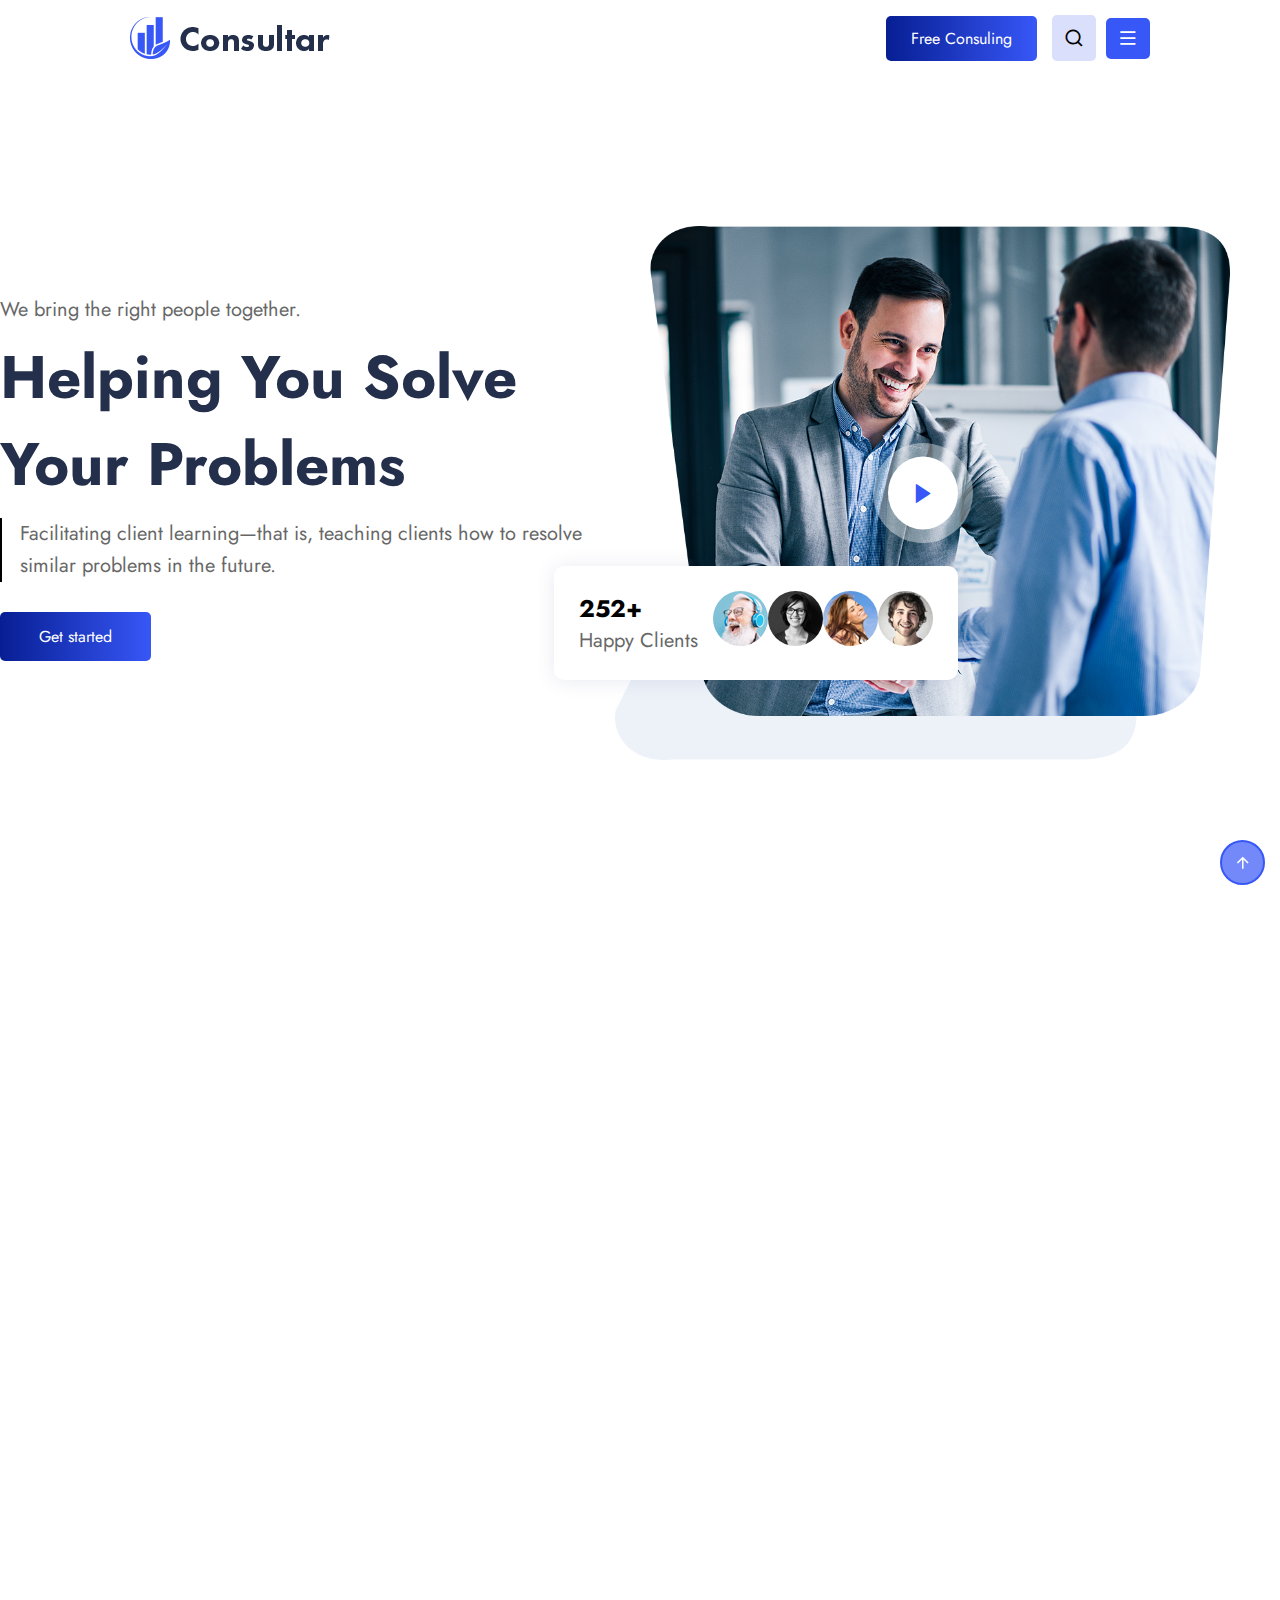
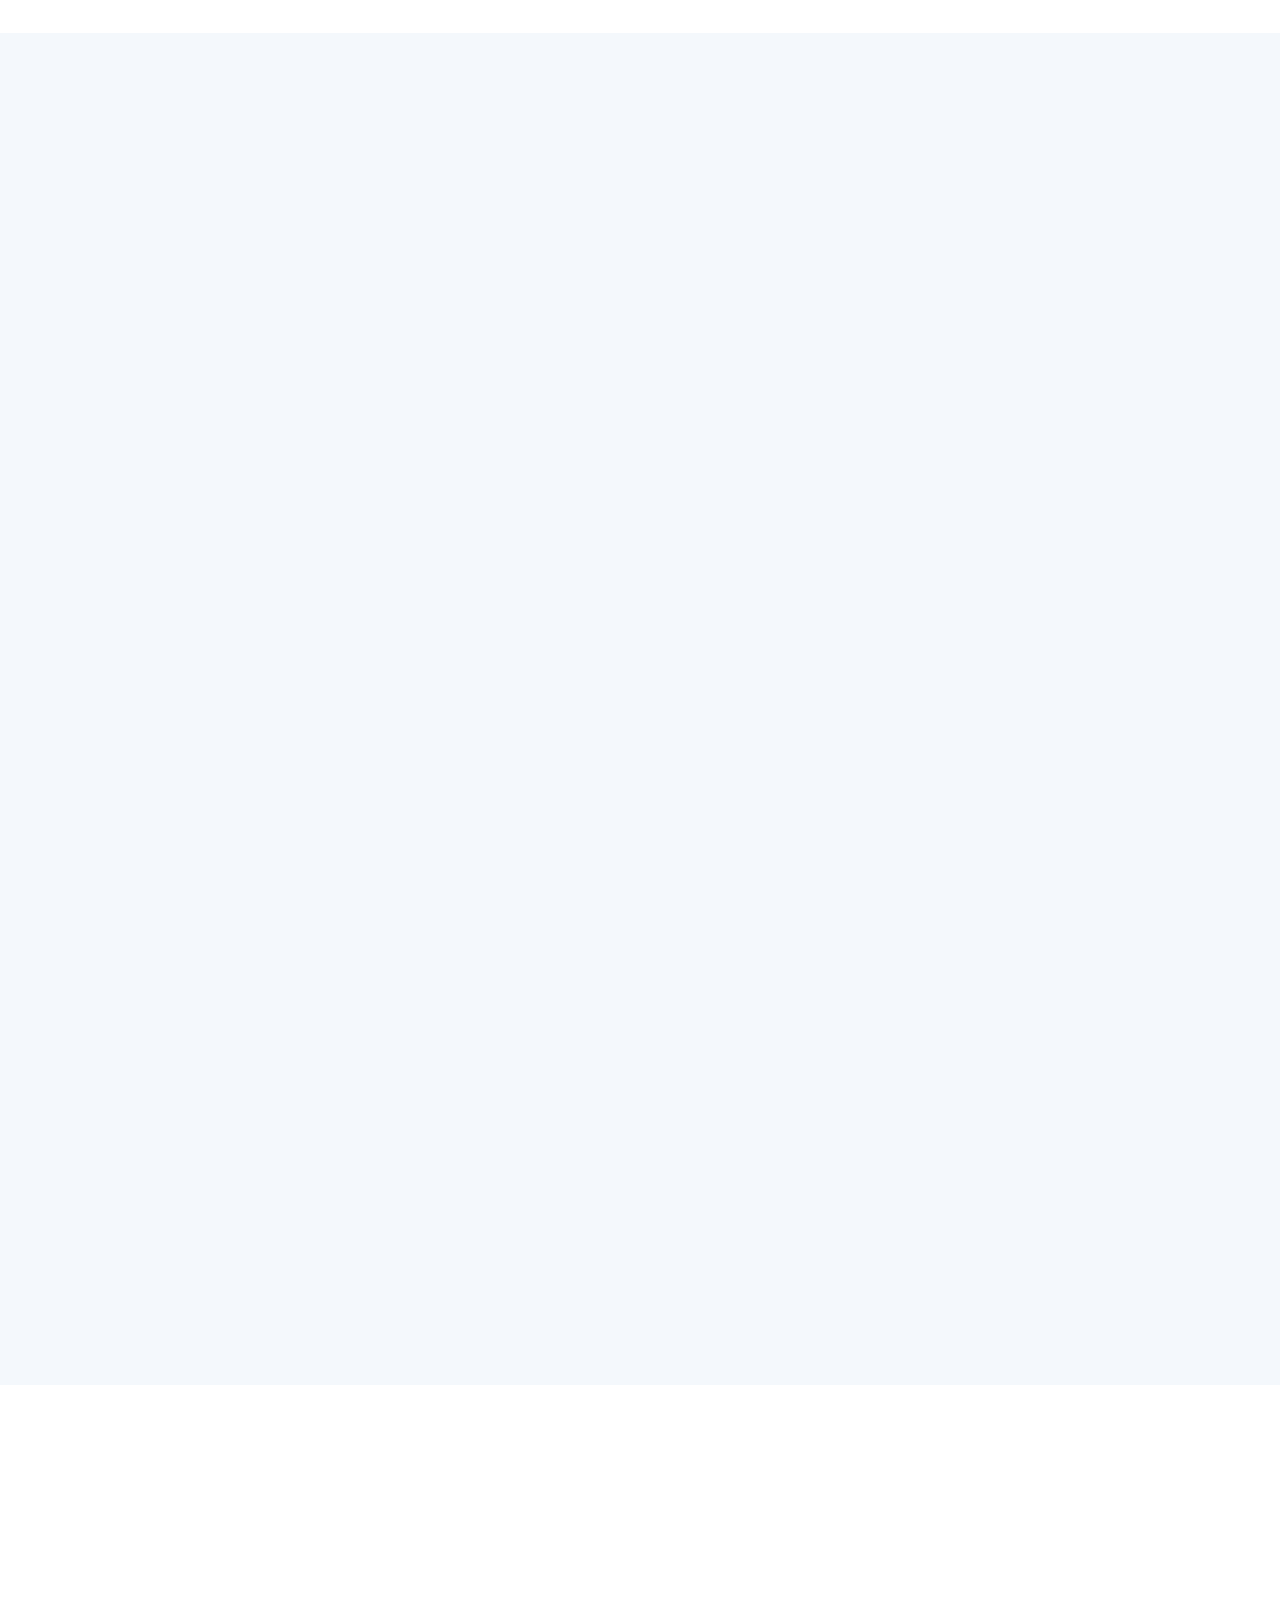
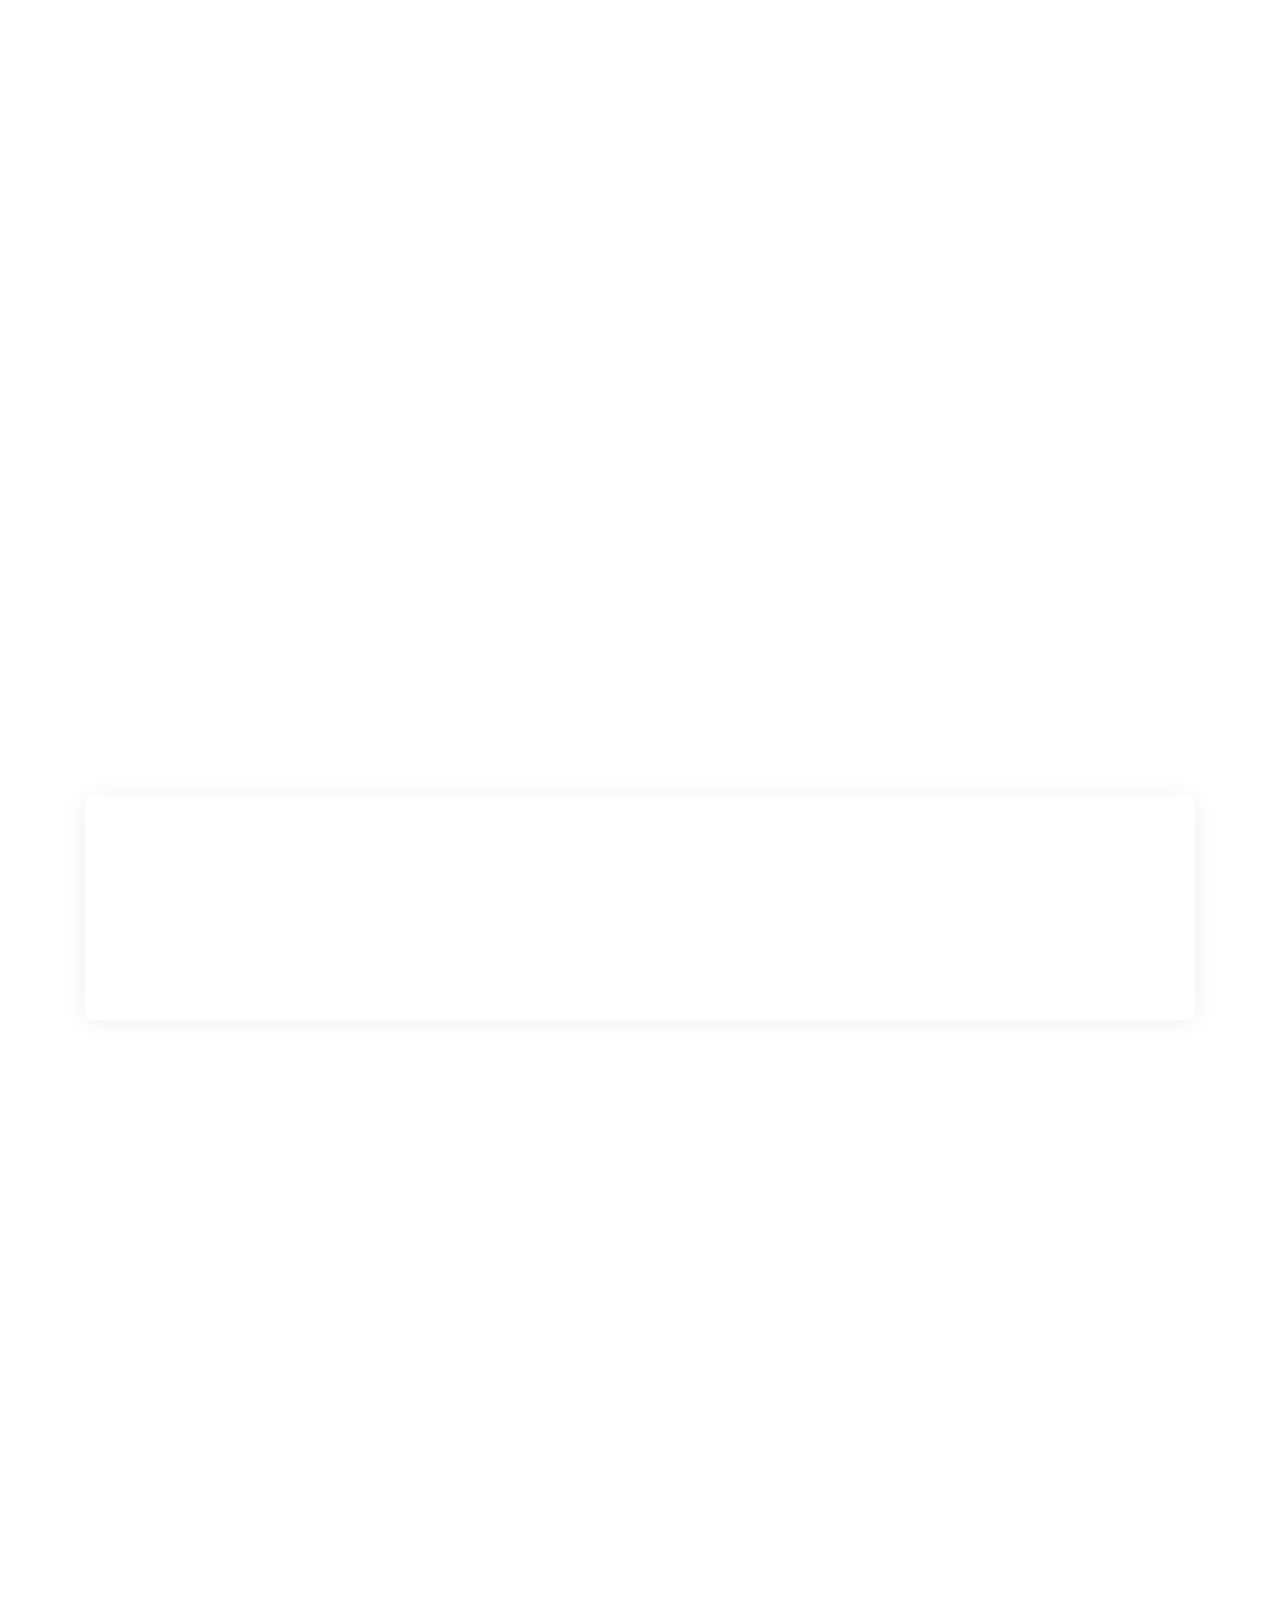
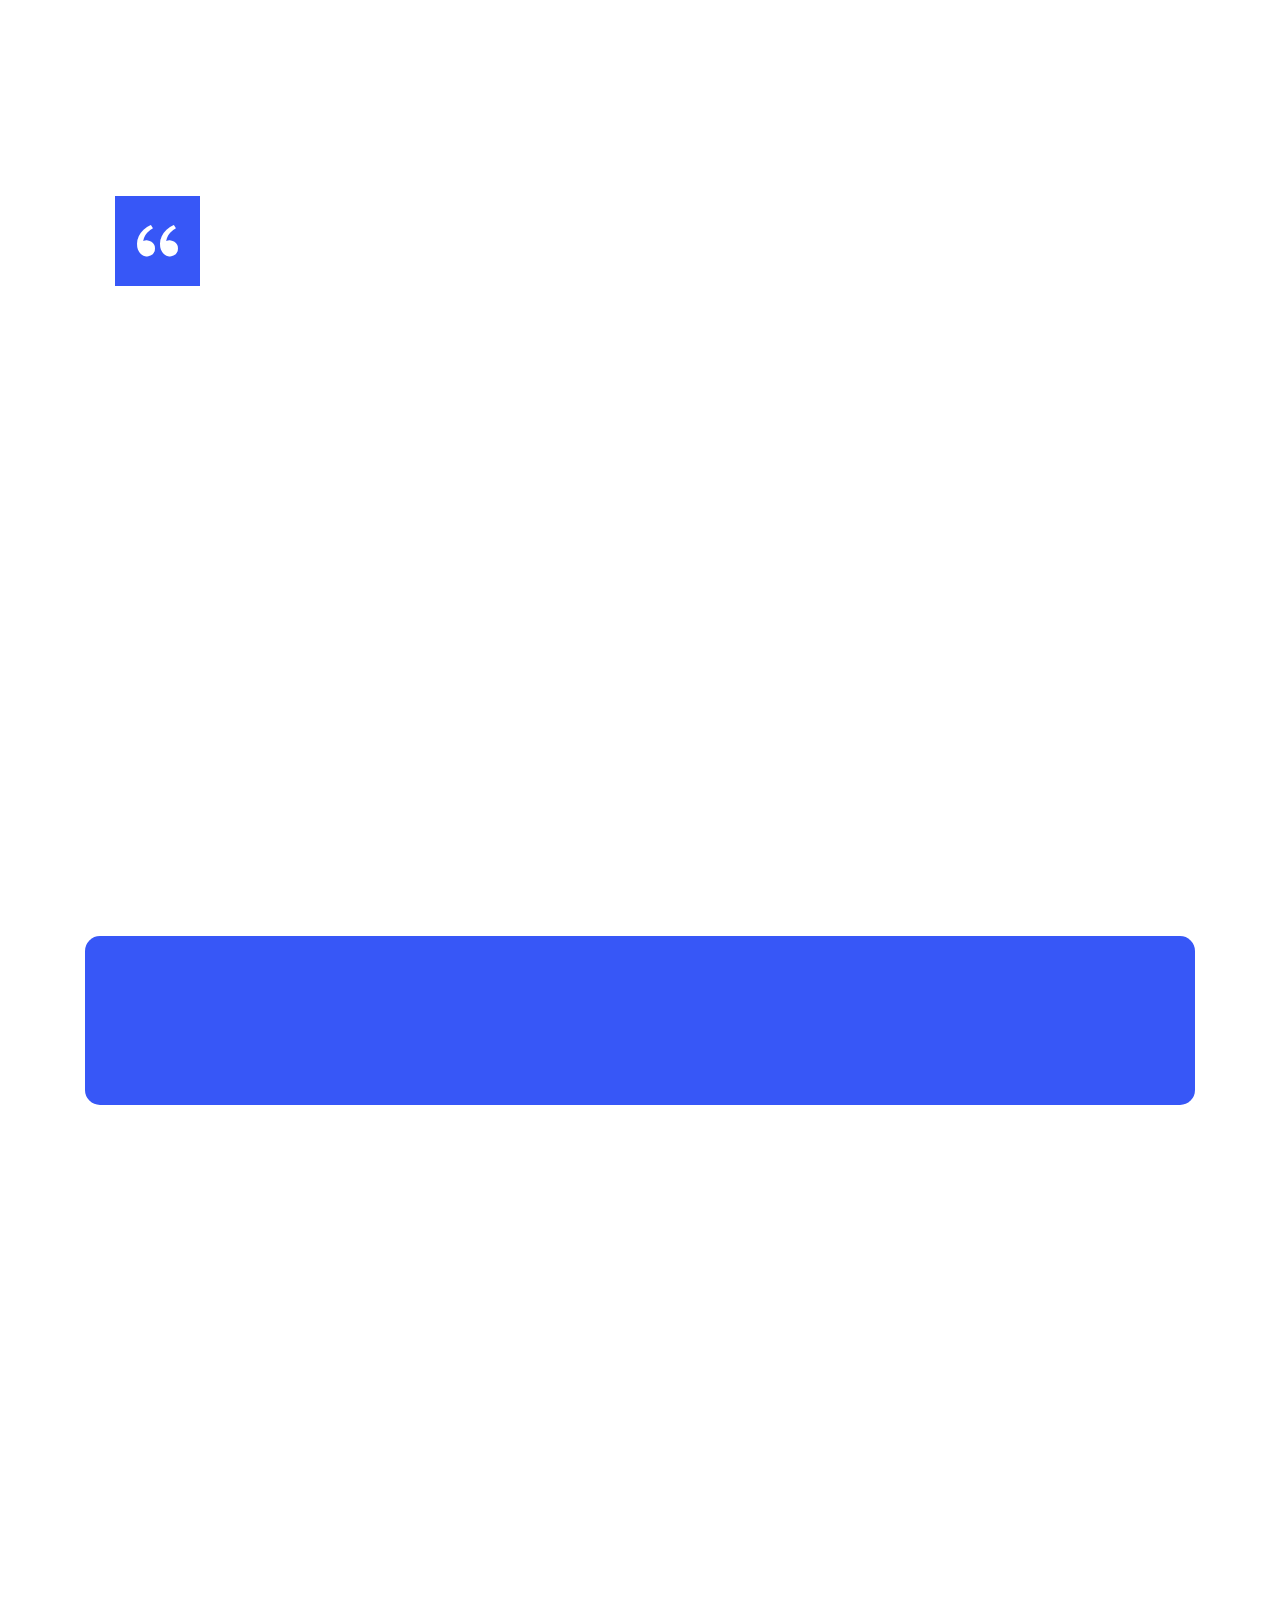
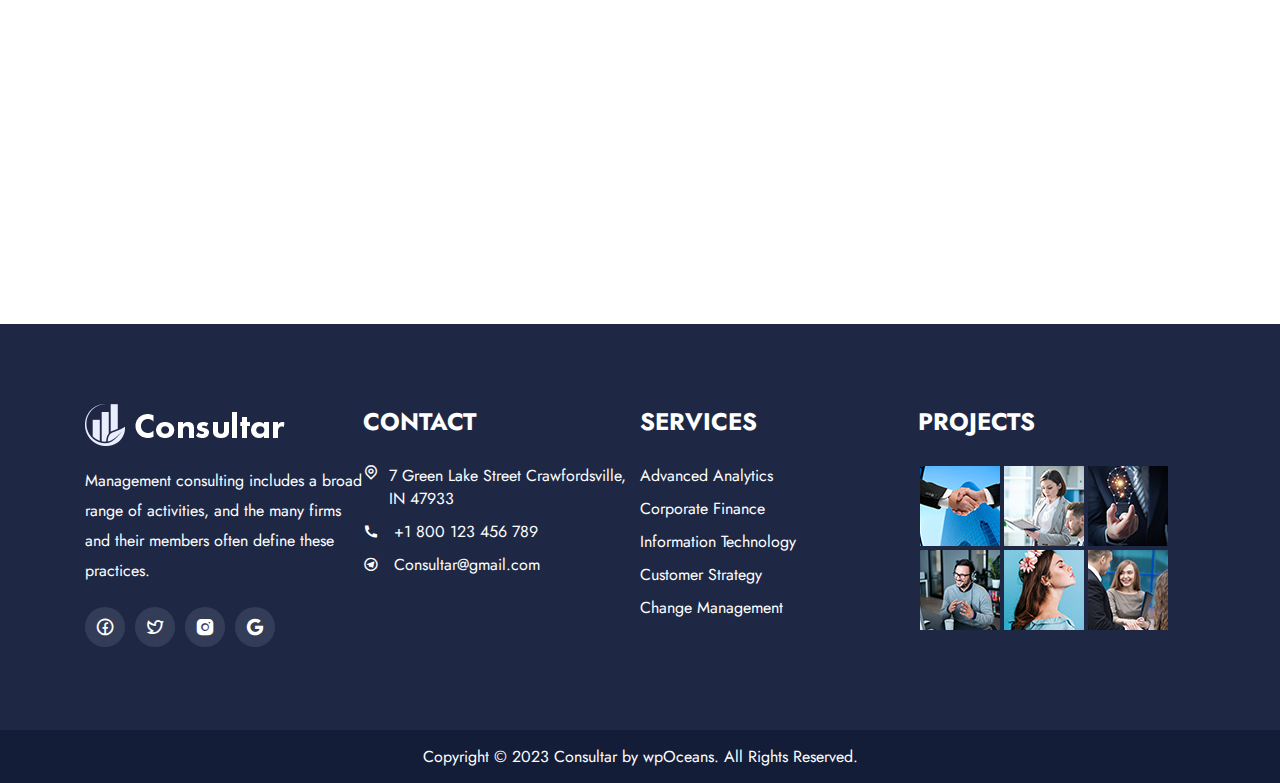
<file: document/CSS-PR/index.html>
<!DOCTYPE html>
<html>
<head>
	<meta charset="UTF-8"/>
	<meta name="viewport" content="width=device-width, initial-scale=1.0"/>
	<title>Index</title>
	<link href="fonts/fonts/remixicon.css" rel="stylesheet" type="text/css"/>
	<link href="fonts/jost/stylesheet.css" rel="stylesheet" type="text/css"/>
	<!-- <link rel="stylesheet" href="https://cdnjs.cloudflare.com/ajax/libs/animate.css/4.1.1/animate.min.css"/> -->
	<!-- <link href="css/animate.css" rel="stylesheet" type="text/css"/> -->
	<link href="css/style.css" rel="stylesheet" type="text/css"/>
	<link href="css/media.css" rel="stylesheet" type="text/css"/>
</head>
<body>

<!-- HEADER -->

<header id="top">
	<div class="navigation d-flex justify-between align-items-center relative">
		<a href="javascipt:void(0)" class="logo">
			<img src="img/logo.png" title="logo" alt="logo"/>
		</a>	
		<nav>
			<ul class="d-flex flex-direction">
				<li class="relative">
					<a href="javascipt:void(0)">Home</a>
					<div class="dropdown">
						<ul>
							<li>
								<a href="javascipt:void(0)">Main Home</a>
							</li>
							<li>
								<a href="javascipt:void(0)">Home Style 2</a>
							</li>
							<li>
								<a href="javascipt:void(0)">Home Style 3</a>
							</li>
						</ul>
						</div>
				</li>
				<li>
					<a href="javascipt:void(0)">About</a>
					<div class="mega-box">
						<div class="content justify-between d-flex">
							<div class="row">
								<header>Design Services<header>
								<ul class="mega-links">
									<li>
										<a href="javascipt:void(0)">Graphics</a>
									</li>
									<li>
										<a href="javascipt:void(0)">Vectors</a>
									</li>
									<li>
										<a href="javascipt:void(0)">Bussiness Email</a>
									</li>
									<li>
										<a href="javascipt:void(0)">Custom logo</a>
									</li>
								</ul>
							</div>
							<div class="sub-mega-menu">
								<header>Email Services<header>
								<ul class="mega-links">
									<li>
										<a href="javascipt:void(0)">Personal Email</a>
									</li>
									<li>
										<a href="javascipt:void(0)">Bussiness Email</a>
									</li>
									<li>
										<a href="javascipt:void(0)">Mobile Email</a>
									</li>
									<li>
										<a href="javascipt:void(0)">Web Marketing</a>
									</li>
								</ul>
							</div>
							<div class="sub-mega-menu">
								<header>Security Services<header>
								<ul class="mega-links">
									<li>
										<a href="javascipt:void(0)">Site Seal</a>
									</li>
									<li>
										<a href="javascipt:void(0)">VPS Hosting</a>
									</li>
									<li>
										<a href="javascipt:void(0)">Privacy Seal</a>
									</li>
									<li>
										<a href="javascipt:void(0)">Website design</a>
									</li>
								</ul>
							</div>
						</div>
					</div>
				</li>
				<li class="relative">
					<a href="javascipt:void(0)">Services</a>
					<div class="dropdown"> 	
						<ul>
							<li>
								<a href="javascipt:void(0)">Services</a>
							</li>
							<li>
								<a href="javascipt:void(0)">Services Style 2</a>
							</li>
							<li>
								<a href="javascipt:void(0)">Services Single</a>
							</li>
						</ul>
					</div>
				</li>
				<li class="relative">
					<a href="javascipt:void(0)">Projects</a>
					<div class="dropdown"> 	
						<ul>
							<li>
								<a href="javascipt:void(0)">Projects</a>
							</li>
							<li>
								<a href="javascipt:void(0)">Projects Style 2</a>
							</li>
							<li>
								<a href="javascipt:void(0)">Projects Single</a>
							</li>
						</ul>
					</div>
				</li>
				<li class="relative">
					<a href="javascipt:void(0)">Pages</a>
						<div class="dropdown">
							<ul>
							<li>
								<a href="javascipt:void(0)">About</a>
							</li>
							<li>
								<a href="javascipt:void(0)">Testimonial</a>
							</li>
							<li>
								<a href="javascipt:void(0)">Princing</a>
							</li>
							<li>
								<a href="javascipt:void(0)">Error 404</a>
							</li>
						</ul>
						</div>
				</li>
				<li class="relative">
					<a href="javascipt:void(0)">Blog</a>
					<div class="dropdown">
						<ul>
							<li>
								<a href="javascipt:void(0)">Blog</a>
							</li>
							<li>
								<a href="javascipt:void(0)">Blog With Lift Sidebar</a>
							</li>
							<li class="relative">
								<a href="javascipt:void(0)">Blog Details</a>
								<div class="sub-menu">
									<ul>
										<li>
											<a href="javascipt:void(0)">Blog Details</a>
										</li>
										<li>
											<a href="javascipt:void(0)">Blog With Lift Sidebar</a>
										</li>
									</ul>
								
								</div>
							</li>
						</ul>
						</div>
				</li>
				<li>
					<a href="javascipt:void(0)">Contact</a>
				</li>
			</ul>
		</nav>
		<ul class="d-flex align-items-center">
			<li>
				<a href="javascipt:void(0)" class="theme-btn">Free Consuling</a>
			</li>
			<li>
				<a href="javascipt:void(0)"><i class="ri-search-line"></i></a>
			</li>
			<li>
				<a href="javascipt:void(0)" class="toggle">
					<i class="ri-menu-line"></i>
				</a>
			</li>
		</ul>
	</div>
</header>

<main>

<!-- BANNER -->

	<section class="banner">
		<div class="row  align-items-center">
			<div class="w-2 w-md-1">
				<div class="banner-content-item animate__fadeInDown wow">
					<p>We bring the right people together.</p>
					<h1 class="animate__fadeIn wow">Helping You Solve Your Problems</h1>
					<p>Facilitating client learning—that is, teaching clients how to resolve similar problems in the future.</p>
					<a href="javascipt:void(0)" class="theme-btn">Get started</a>
				</div>
			</div>	
			
			<div class="w-2 w-md-1">
				<div class="banner-img relative animate__fadeInDown wow">
					<img src="img/banner.png" alt="banner" title="banner" width="100%"/>
					<a href="https://youtu.be/7Jv48RQ_2gk" target="_blank">
						<i class="ri-play-fill"></i>
					</a>
					<span></span>
					<div class="banner-overlay d-flex relative">
						<div class="banner-overlay-content">
							<h2>252+</h2>
							<p>Happy Clients</p>
						</div> 	
						<div class="banner-overlay-img">
							<ul class="d-flex">
								<li>
									<img src="img/client-1.png" title="client-1" alt="client-1"/>
								</li>
								<li>
									<img src="img/client-2.png" title="client-2" alt="client-2"/>
								</li>
								<li>
									<img src="img/client-3.png" title="client-3" alt="client-3"/>
								</li>
								<li>
									<img src="img/client-4.png" title="client-4" alt="client-4"/>
								</li>
								
							</ul>
						</div>
					</div>
				</div>
			</div>	
		</div>
	</section>
	
<!-- ABOUT US  -->

<section class="about-us">
	<div class="container">
		<div class="row align-items-center">
			<div class="w-40 w-md-1">
				<div class="about-us-img relative animate__fadeInUp wow">
					<img src="img/about-img.jpg" title="about" alt="about" width="100%"/>
					<img src="img/ab-shape-1.png" title="ab-shape-1" alt="ab-shape-1"/>
					<div>
						<img src="img/ab-shape-2.png" title="ab-shape-1" alt="ab-shape-1"/>
					</div>
				</div>
			</div>
			<div class="w-60 w-md-1">
				<div class="about-us-content relative animate__fadeInUp wow">
					<img class="icon-1" src="img/about-1.svg" title="about-1" alt="about-1"/>
					<h2>Professional And Dedicated <span>Consulting</span> Solutions</h2>
					<p>Management consulting includes a broad range of activities, and the many firms and their members often define these practices quite differently. One way to categorize the activities is in terms of the professional’s area of expertise (such as competitive analysis, corporate strategy, operations management, or human resources). But in practice, as many differences exist within these categories as between them.</p>
					<img src="img/signeture.png" title="signeture" alt="signeture"/>
					<p>Robert William, CEO</p>
					<a href="javascipt:void(0)" class="theme-btn">More About</a>
				</div>
			</div>
		</div>
	</div>
</section>

<!-- SERVICES -->

<section class="services">
	<div class="container">
		<div class="services-title text-center">
			<h3 class="animate__fadeInDown wow" data-wow-duration="3s">OUR SERVICES</h3>
			<h2 class="animate__fadeInDown wow">Explore Our Services</h2>
		</div>
		<div class="row">
			<div class="w-3 w-lg-2 w-sm-1">
				<div class="services-items animate__slideInUp wow" data-wow-duration="2s">
					<img src="img/services-1.svg" title="services-1" alt="services-1" width="60"/>
					<a href="javascipt:void(0)">Strategy and Planning</a>
					<p>One way to categorize the activities is in terms of the professional’s area of expertise such as competitive analysis, corporate strategy the activities.</p>
				</div>	
			</div>
			<div class="w-3 w-lg-2 w-sm-1">
				<div class="services-items animate__slideInUp wow" data-wow-duration="2s">
					<img src="img/services-2.svg" title="services-2" alt="services-3" width="60"/>
					<a href="javascipt:void(0)">Strategy and Planning</a>
					<p>One way to categorize the activities is in terms of the professional’s area of expertise such as competitive analysis, corporate strategy the activities.</p>
				</div>	
			</div>
			<div class="w-3 w-lg-2 w-sm-1">
				<div class="services-items animate__slideInUp wow" data-wow-duration="2s">
					<img src="img/services-3.svg" title="services-3" alt="services-3" width="60"/>
					<a href="javascipt:void(0)">Strategy and Planning</a>
					<p>One way to categorize the activities is in terms of the professional’s area of expertise such as competitive analysis, corporate strategy the activities.</p>
				</div>	
			</div>
			<div class="w-3 w-lg-2 w-sm-1">
				<div class="services-items animate__slideInUp wow" data-wow-duration="2s">
					<img src="img/services-4.svg" title="services-4" alt="services-4" width="60"/>
					<a href="javascipt:void(0)">Strategy and Planning</a>
					<p>One way to categorize the activities is in terms of the professional’s area of expertise such as competitive analysis, corporate strategy the activities.</p>
				</div>	
			</div>
			<div class="w-3 w-lg-2 w-sm-1">
				<div class="services-items animate__slideInUp wow" data-wow-duration="2s">
					<img src="img/services-5.svg" title="services-5" alt="services-5" width="60"/>
					<a href="javascipt:void(0)">Strategy and Planning</a>
					<p>One way to categorize the activities is in terms of the professional’s area of expertise such as competitive analysis, corporate strategy the activities.</p>
				</div>
			</div>
			<div class="w-3 w-lg-2 w-sm-1">
				<div class="services-items animate__slideInUp wow" data-wow-duration="2s">
					<img src="img/services-6.svg" title="services-6" alt="services-6" width="60"/>
					<a href="javascipt:void(0)">Strategy and Planning</a>
					<p>One way to categorize the activities is in terms of the professional’s area of expertise such as competitive analysis, corporate strategy the activities.</p>
				</div>
			</div>
		</div>
	</div>
</section>

<!-- PRICING -->

<section class="pricing">
	<div class="container">
		<div class="pricing-title text-center animate__fadeInDown wow">
			<div>
					<h3>OUR PRICING</h3>
					<h2>Explore Our Pricing</h2>
			</div>
		</div>
		<div class="row">
			<div class="w-3 w-lg-2 w-sm-1">
				<div class="pricing-items text-center animate__fadeInDown wow">
					<h2>Basic Pack</h2>
					<img src="img/pricing-1.png" title="pricing-1" alt="pricing-1" width="70px"/>
					<ul>
						<li>
							<p>24/7 Support available</p>
						</li>
						<li>
							<p>Home Consulting System</p>
						</li>
						<li>
							<p>30-Day analytics & insights</p>
						</li>
						<li>
							<p>Ultimate Features</p>
						</li>
					</ul>
					<a href="javascipt:void(0)">Choose Plan</a>
				</div>	
			</div>
			<div class="w-3 w-lg-2 w-sm-1">
				<div class="pricing-items text-center animate__fadeInUp wow">
					<h2>Standard Pack</h2>
					<img src="img/pricing-2.png" title="pricing-2" alt="pricing-2" width="70px"/>
					<ul>
						<li>
							<p>24/7 Support available</p>
						</li>
						<li>
							<p>Home Consulting System</p>
						</li>
						<li>
							<p>30-Day analytics & insights</p>
						</li>
						<li>
							<p>Ultimate Features</p>
						</li>
					</ul>
					<a href="javascipt:void(0)">Choose Plan</a>
				</div>	
			</div>
			<div class="w-3 w-lg-2 w-sm-1">
				<div class="pricing-items text-center animate__fadeInDown wow">
					<h2>Extended Pack</h2>
					<img src="img/pricing-3.png" title="pricing-3" alt="pricing-3" width="70px"/>
					<ul>
						<li>
							<p>24/7 Support available</p>
						</li>
						<li>
							<p>Home Consulting System</p>
						</li>
						<li>
							<p>30-Day analytics & insights</p>
						</li>
						<li>
							<p>Ultimate Features</p>
						</li>
					</ul>
					<a href="javascipt:void(0)">Choose Plan</a>
				</div>	
			</div>
		</div>
	</div>
	</div>
</section>

<!-- VALUATION -->

<section class="valuation">
	<div class="container">
		<div class="valuation-inner">
			<div class="row justify-between">
				<div class="w-4 w-lg-3 w-md-2 w-sm-1 text-center">
					<div class="valuation-items animate__fadeInUp wow">
						<h2>500+</h2>
						<p>Completed Cases</p>
					</div>
				</div>
				<div class="w-4 w-lg-3 w-md-2 w-sm-1 text-center">
					<div class="valuation-items animate__fadeInDown wow">
						<h2>25+</h2>
						<p>Expert Consultants</p>
					</div>
				</div>
				<div class="w-4 w-lg-3 w-md-2 w-sm-1 text-center">
					<div class="valuation-items animate__fadeInUp wow">
						<h2>95%</h2>
						<p>Client Satisfaction</p>
					</div>
				</div>
				<div class="w-4 w-lg-3 w-md-2 w-sm-1 text-center">
					<div class="valuation-items animate__fadeInDown wow">
						<h2>55+</h2>
						<p>Award Winning</p>
					</div>
				</div>
			</div>
		</div>
	</div>
</section>

<!-- PROJECTS -->

<section class="projects">
	<div class="container">
		<div class="projects-title">
			<ul class="row justify-between animate__fadeInDown wow">
				<li>
					<h3>OUR PROJECTS</h3>
					<h2>Our Project Gallery</h2>
				</li>	
				<li>
					<a href="javascipt:void(0)">MORE PROJECTS</a>
				</li>
			</ul>
		</div>
	</div>
	<div class="projects-inner animate__fadeInUp wow">
		<div class="row">
			<div class="w-4 w-md-3 w-sm-2 w-xs-1">
				<div class="projects-items relative">
					<img src="img/projects-1.jpg" title="projects-1" alt="projects-1" width="100%"/>
					<div class="projects-items-overlay">
						<h2>Digital Analysis</h2>
						<i class="ri-add-circle-line"></i>
					</div>
				</div>
			</div>
			<div class="w-4 w-md-3 w-sm-2 w-xs-1">
				<div class="projects-items relative">
					<img src="img/projects-2.jpg" title="projects-2" alt="projects-2" width="100%"/>
					<div class="projects-items-overlay">
						<h2>Corporate Finance</h2>
						<i class="ri-add-circle-line"></i>
					</div>
				</div>
			</div>
			<div class="w-4 w-md-3 w-sm-2 w-xs-1">
				<div class="projects-items relative">
					<img src="img/projects-3.jpg" title="projects-3" alt="projects-3" width="100%"/>
					<div class="projects-items-overlay">
						<h2>Market Research</h2>
						<i class="ri-add-circle-line"></i>
					</div>
				</div>
			</div>
			<div class="w-4 w-md-3 w-sm-2 w-xs-1">
				<div class="projects-items relative">
					<img src="img/projects-4.jpg" title="projects-4" alt="projects-4" width="100%"/>
					<div class="projects-items-overlay">
						<h2>Business Analysis</h2>
						<i class="ri-add-circle-line"></i>
					</div>
				</div>
			</div>
		</div>
	</div>
</section>

<!-- CLIENT -->

<section class="client">
	<div class="container">
		<div class="client-title relative">
				<i class="ri-double-quotes-l"></i>
				<h2 class="animate__fadeInDown wow">What <span>Our Clients</span> Are Saying</h2>
		</div>
		<div class="client-inner">
			<div class="row">
				<div class="w-3 w-md-2 w-sm-1">
					<div class="client-items relative animate__fadeInUp wow">
						<i class="ri-double-quotes-l"></i> 
						<img src="img/clients-1.jpg" title="clients-1" alt="clients-1"/> 
						<p>I just wanted to share a quick note and let you know that you guys do a really
						good job. I’m glad I decided to work with you. It’s really great how easy.</p>
						<h4>Jenny Waston</h4>
						<h5>SCG First Company</h5>
					</div>
				</div>
				<div class="w-3 w-md-2 w-sm-1">
					<div class="client-items relative animate__fadeInUp wow">
						<i class="ri-double-quotes-l"></i> 
						<img src="img/clients-2.jpg" title="clients-1" alt="clients-1"/> 
						<p>I just wanted to share a quick note and let you know that you guys do a really
                        good job. I’m glad I decided to work with you. It’s really great how easy.</p>
						<h4>Harry Abraham</h4>
						<h5>SCG First Company</h5>
					</div>
				</div>
				<div class="w-3 w-md-2 w-sm-1">
					<div class="client-items relative animate__fadeInUp wow">
						<i class="ri-double-quotes-l"></i> 
						<img src="img/clients-3.jpg" title="clients-1" alt="clients-1"/> 
						<p>I just wanted to share a quick note and let you know that you guys do a really
						good job. I’m glad I decided to work with you. It’s really great how easy.</p>
						<h4>Ron Di-soza</h4>
						<h5>SCG First Company</h5>
					</div>
				</div>
			</div>
		</div>
	</div>
</section>

<!-- SUPPORT -->

<section class="support">
	<div class="container">
		<div class="support-items">
			<ul class="row justify-between align-items-center">
				<li class="animate__fadeInLeft wow">
					<h2>Have You a Different Question?</h2>
					<p>Please create a ticket to our support forum,a great place to learn, share, and troubleshoot. Get started.</p>
				</li>
				<li class="animate__fadeInRight wow">
					<a href="javascipt:void(0)">ASK SUPPORT TICKET</a>
				</li>
			</ul>
		</div>
	</div>
</section>

<!-- BLOGS -->

<section class="blogs">
	<div class="container">
		<div class="blogs-title text-center animate__fadeInUp wow">
			<div>
					<h3>BLOG</h3>
					<h2>Our Blog Packages</h2>
			</div>
		</div>
		<div class="row">
			<div class="w-3 w-lg-2 w-sm-1">
				<div class="blogs-inner animate__fadeInDown wow">
					<div class="blogs-img">
						<img src="img/blogs-1.jpg" title="blogs-1" alt="blogs-1" width="100%"/>
					</div>
					<div class="contain">
						<p>Business</p>
						<a href="javascipt:void(0)">8 Mistakes First-Time Founders Make When Starting a Business.</a>
					</div>
					<ul class="blogs-sub-items d-flex justify-between align-items-center">
						<li class="d-flex">
							<div>
								<img src="img/blogs-4.jpg" alt="blogs-4" title="blogs-4"/>
							</div>
							<div>
							<h3>Konal Biry</h3>
							<p>Marketing Manager</p>
							</div>
						</li>
						<li><p>14 AUG,21</p></li>
					</ul>
				</div>
			</div>
			<div class="w-3 w-lg-2 w-sm-1">
				<div class="blogs-inner animate__fadeInDown wow">
					<div class="blogs-img">
						<img src="img/blogs-2.jpg" title="blogs-2" alt="blogs-2" width="100%"/>
					</div>
					<div class="contain">
						<p>Consulitng</p>
						<a href="javascipt:void(0)">3 of the Worst Ways Small Waste Money on Marketing</a>
					</div>
					<ul class="blogs-sub-items d-flex justify-between align-items-center">
						<li class="d-flex">
							<div>
								<img src="img/blogs-5.jpg" alt="blogs-5" title="blogs-5"/>
							</div>
						<div>
							<h3>Robert Johnson</h3>
							<p>Marketing Manager</p>
						</div>
						</li>
						<li><p>14 AUG,21</p></li>
					</ul>
				</div>
			</div>
			<div class="w-3 w-lg-2 w-sm-1">
				<div class="blogs-inner animate__fadeInDown wow">
					<div class="blogs-img">
						<img src="img/blogs-3.jpg" title="blogs-3" alt="blogs-3" width="100%"/>
					</div>
					<div class="contain">
						<p>Consulitng</p>
						<a href="javascipt:void(0)">
							Good Advice: Tips From Successful Small Business Owners
						</a>
					</div>
					<ul class="blogs-sub-items d-flex justify-between align-items-center">
						<li class="d-flex">
							<div><img src="img/blogs-6.jpg" alt="blogs-6" title="blogs-6"/></div>
							<div>
							<h3>Josna Bothy</h3>
							<p>Marketing Manager</p>
							</div>
						</li>
						<li><p>14 AUG,21</p></li>
					</ul>
				</div>
			</div>
		</div>	
</section>
</main>

<!-- FOOTER -->

<footer>
	<div class="footer-inner">
		<div class="container">
			<div class="row">
				<div class="w-4 w-lg-3 w-md-2 w-xs-1">
					<div class="footer-items">
						<img src="img/logo2.png" alt="footer-1" title="footer-1"/>
						<p>Management consulting includes a broad range of activities, and the many firms and their members often define these practices.</p>
						<ul class="d-flex">
							<li>
								<i class="ri-facebook-circle-line"></i>
							</li>
							<li>
								<i class="ri-twitter-line"></i>
							</li>
							<li>
								<i class="ri-instagram-fill"></i>
							</li>
							<li>
								<i class="ri-google-fill"></i>
							</li>
						</ul>
					</div>
				</div>
				<div class="w-4 w-lg-3 w-md-2 w-xs-1">
					<div>
						<h2>CONTACT</h2>
						<ul>
							<li class="d-flex">
								<i class="ri-map-pin-line"></i>
								<p>7 Green Lake Street Crawfordsville, IN 47933</p>
							</li>
							<li>
								<i class="ri-phone-fill"></i>
								<span>+1 800 123 456 789</span>
							</li>
							<li>
								<i class="ri-telegram-line"></i>
								<span>Consultar@gmail.com</span>
							</li>
						</ul>
					</div>
				</div>
				
				<div class="w-4 w-lg-3 w-md-2 w-xs-1">
					<div>
						<h2>SERVICES</h2>
						<ul>
							<li>
								<a href="javascript:void(0)">Advanced Analytics</a>
							</li>
							<li>
								<a href="javascript:void(0)">Corporate Finance</a>
							</li>
							<li>
								<a href="javascript:void(0)">Information Technology</a>
							</li>
							<li>
								<a href="javascript:void(0)">Customer Strategy</a>
							</li>
							<li>
								<a href="javascript:void(0)">Change Management</a>
							</li>
						</ul>
					</div>
				</div>
				<div class="w-4 w-lg-3 w-md-2 w-xs-1">
						<h2>PROJECTS</h2>
						<div class="d-flex">
							<a href="javascipt:void(0)">
								<img src="img/footer-1.jpg" title="footer-1" alt="footer-1" width="100%"/>
							</a>
						
							<a href="javascipt:void(0)">
								<img src="img/footer-2.jpg" title="footer-2" alt="footer-2" width="100%"/>
							</a>
						
							<a href="javascipt:void(0)">
								<img src="img/footer-3.jpg" title="footer-3" alt="footer-3" width="100%"/>
							</a>
						</div>
						<div class="d-flex">
							<a href="javascipt:void(0)">
								<img src="img/footer-4.jpg" title="footer-4" alt="footer-4" width="100%"/>
							</a>
							<a href="javascipt:void(0)">
								<img src="img/footer-5.jpg" title="footer-5" alt="footer-5" width="100%"/>
							</a>
							<a href="javascipt:void(0)">
								<img src="img/footer-6.jpg" title="footer-6" alt="footer-6" width="100%"/>
							</a>
						</div>
				</div>
			</div>
		</div>
	</div>
	
	
	<div class="copyright">
		<p>Copyright © 2023 Consultar by wpOceans. All Rights Reserved.</p>
	</div>
</footer>


<a href="#top" class="back-to-top">
	<i class="ri-arrow-up-line"></i>
</a>



<script src="js/wow.min.js">

</script>
<script>
	new WOW().init();
</script>


</body>
</html>
</file>
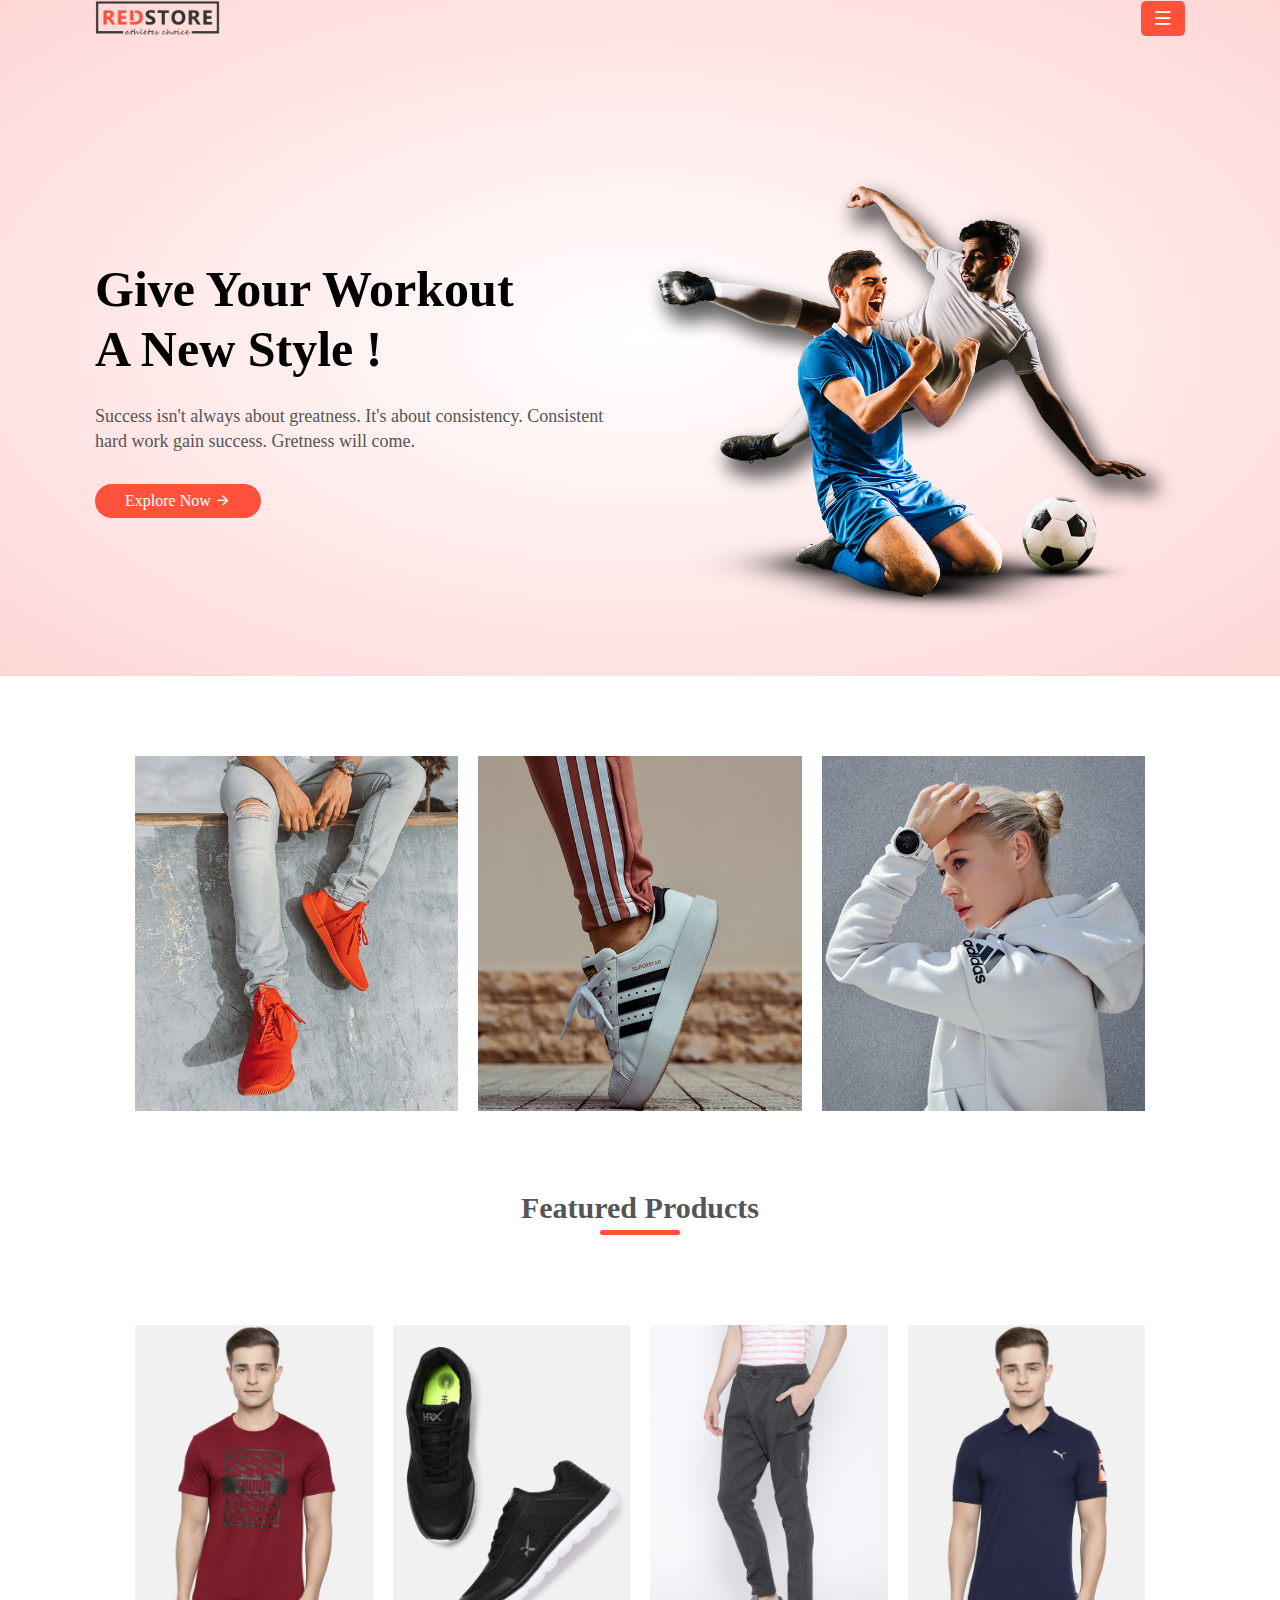
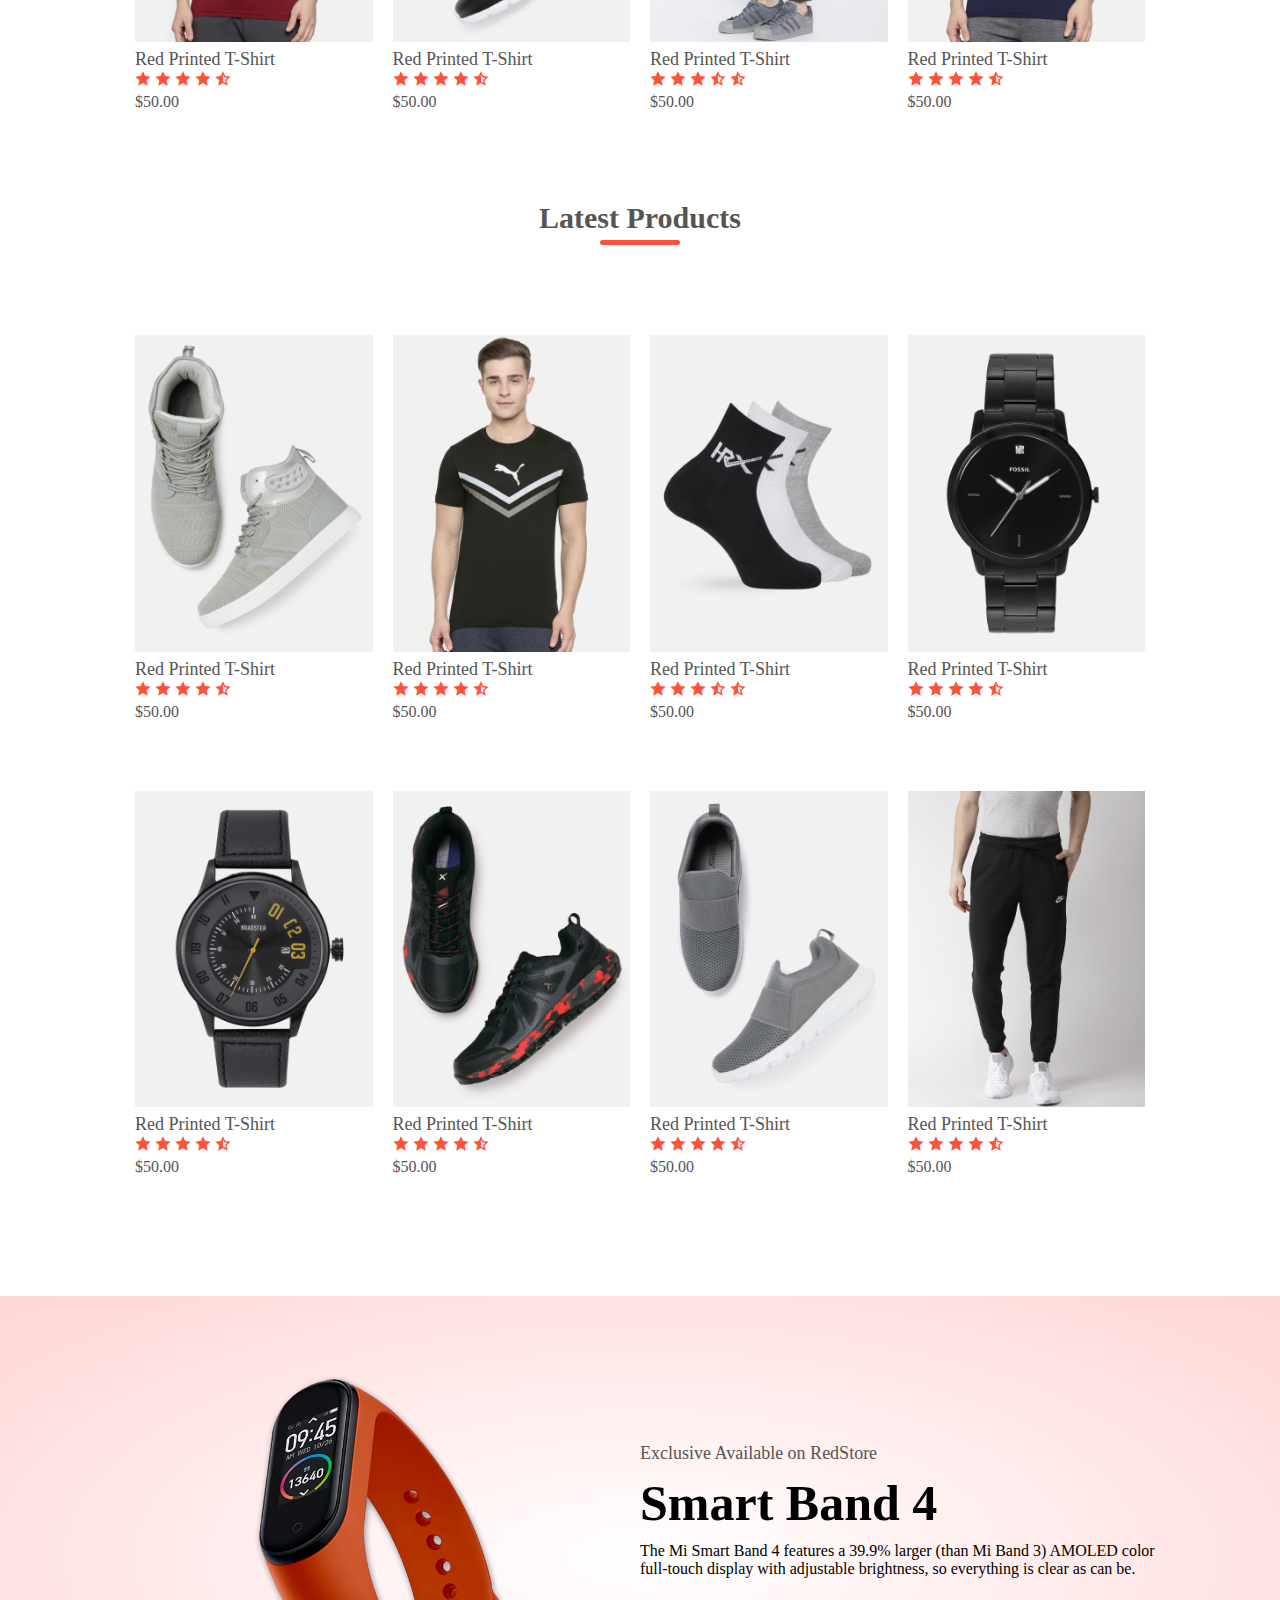
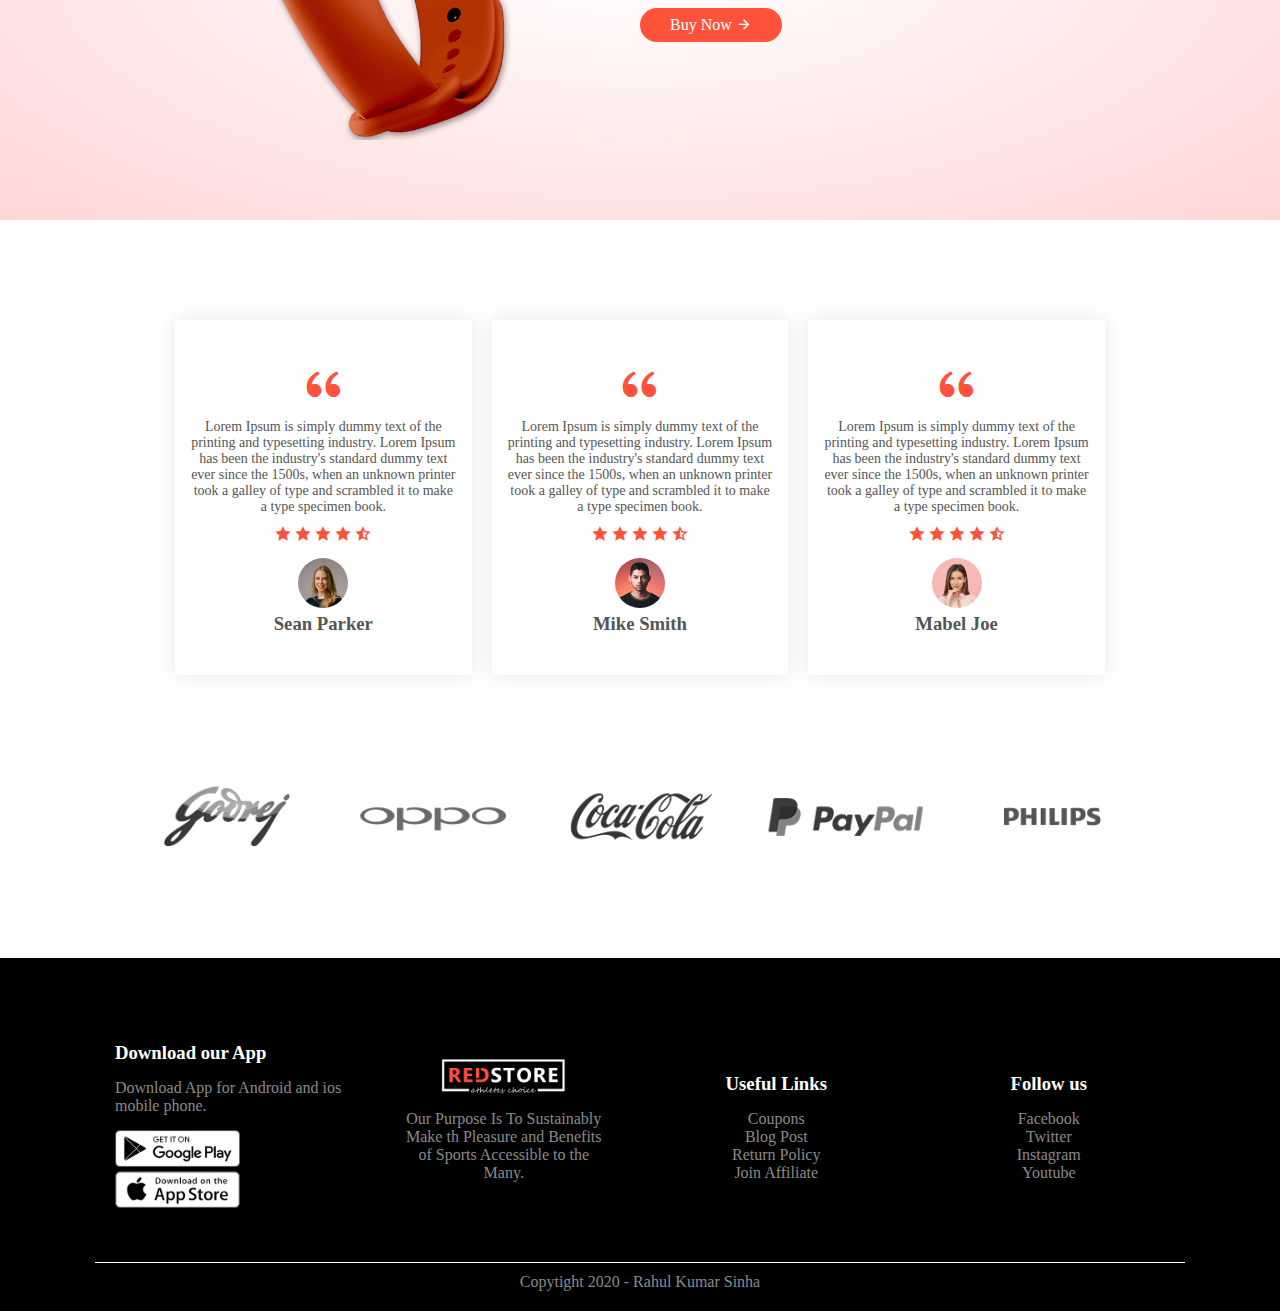
<file: document/E-commerce web/index.html>
<!DOCTYPE html>
<html lang="en">
<head>
    <meta charset="UTF-8">
    <meta name="viewport" content="width=device-width, initial-scale=1.0">
    <title>Home</title>
    <link rel="stylesheet" href="css/style.css" type="text/css">
    <link href="fonts/fonts/remixicon.css" rel="stylesheet" type="text/css"/>
	<link href="css/media.css" rel="stylesheet" type="text/css"/>
<body>
  
<!-- HEADER -->

<header class="header">
	<div class="container">
        <div class="navigation d-flex justify-between align-items-center relative">
            <a href="javascipt:void(0)" class="logo">
                <img src="img/logo.png" title="logo" alt="logo" width="125px"/>
            </a>
            <a href="javascipt:void(0)" class="toggle">
                <i class="ri-menu-line"></i>
            </a>
            <nav>
                <ul class="d-flex flex-direction align-items-center">
                    <li>
                        <a href="javascipt:void(0)">Home</a>
                    </li>
                    <li>
                        <a href="product.html">Products</a>
                    </li>
                    <li>
                        <a href="javascipt:void(0)">About</a>
                    </li>
                    <li>
                        <a href="javascipt:void(0)">Contact</a>
                    </li>
                    <li>
                        <a href="account.html">Account</a>
                    </li>
                    <li>
                        <a href="javascipt:void(0)">
                            <i class="ri-shopping-bag-line"></i>
                        </a>
                    </li>
                </ul>
            </nav>
            
        </div>
        <div class="row align-items-center">
            <div class="w-2 w-sm-1">
                <div class="header-contant">
                    <h1>Give Your Workout
                    </br>A New Style !</h1>
                    <p>Success isn't always about greatness. It's about consistency. Consistent</br>
                        hard work gain success. Gretness will come.</p>
                    <a href="javascript:void(0)" class="theme-btn">
                        Explore Now
                        <i class="ri-arrow-right-line"></i>
                    </a>
                </div>
            </div>
            <div class="w-2 w-sm-1">
                <div class="header-img">
                    <img src="img/header-img.png" alt="header-img" title="header-img" width="100%">
                </div>
            </div>
        </div>
    </div>
</header>

<main>

<!-- CATEGORIES -->

<section class="cotegories">
    <div class="small-container">
        <div class="categories-items">
            <div class="row">
                <div class="w-3 w-md-2 w-xs-1">
                    <div class="categories-img">
                        <img src="img/category-1.jpg" alt="category-1" title="category-1" width="100%">
                    </div>
                </div>
                <div class="w-3 w-md-2 w-xs-1">
                    <div class="categories-img">
                        <img src="img/category-2.jpg" alt="category-2" title="category-2" width="100%">
                    </div>
                </div>
                <div class="w-3 w-md-2 w-xs-1">
                    <div class="categories-img">
                        <img src="img/category-3.jpg" alt="category-3" title="category-3" width="100%">
                    </div>
                </div>
            </div>
        </div>
    </div>
</section>

<!-- FEATURED -->

<section class="featured">
    <div class="small-container">
        <div class="featured-title relative">
            <h2>Featured Products</h2>
        </div>
        <div class="featured-img">
            <div class="row">
                <div class="w-4 w-md-3 w-sm-2 w-xs-1">
                    <div class="featured-items">
                        <img src="img/featured-1.jpg" alt="featured-1" title="featured-1" width="100%">
                        <h4>Red Printed T-Shirt</h4>
                        <i class="ri-star-fill"></i>
                        <i class="ri-star-fill"></i>
                        <i class="ri-star-fill"></i>
                        <i class="ri-star-fill"></i>
                        <i class="ri-star-half-fill"></i>
                        <p>$50.00</p>
                    </div>
                </div>
                <div class="w-4 w-md-3 w-sm-2 w-xs-1">
                    <div class="featured-items">
                        <img src="img/featured-2.jpg" alt="featured-2" title="featured-2" width="100%">
                        <h4>Red Printed T-Shirt</h4>
                        <i class="ri-star-fill"></i>
                        <i class="ri-star-fill"></i>
                        <i class="ri-star-fill"></i>
                        <i class="ri-star-fill"></i>
                        <i class="ri-star-half-fill"></i>
                        <p>$50.00</p>
                    </div>
                </div>
                <div class="w-4 w-md-3 w-sm-2 w-xs-1">
                    <div class="featured-items">
                        <img src="img/featured-3.jpg" alt="featured-3" title="featured-3" width="100%">
                        <h4>Red Printed T-Shirt</h4>
                        <i class="ri-star-fill"></i>
                        <i class="ri-star-fill"></i>
                        <i class="ri-star-fill"></i>
                        <i class="ri-star-half-fill"></i>
                        <i class="ri-star-half-fill"></i>
                        <p>$50.00</p>
                    </div>
                </div>
                <div class="w-4 w-md-3 w-sm-2 w-xs-1">
                    <div class="featured-items">
                        <img src="img/featured-4.jpg" alt="featured-4" title="featured-4" width="100%">
                        <h4>Red Printed T-Shirt</h4>
                        <i class="ri-star-fill"></i>
                        <i class="ri-star-fill"></i>
                        <i class="ri-star-fill"></i>
                        <i class="ri-star-fill"></i>
                        <i class="ri-star-half-fill"></i>
                        <p>$50.00</p>
                    </div>
                </div>
                
            </div>
        </div>

        <div class="latest-title relative">
            <h2>Latest Products</h2>
        </div>
        <div class="latest-img">
            <div class="row">
                <div class="w-4 w-md-3 w-sm-2 w-xs-1">
                    <div class="latest-items">
                        <img src="img/latest-1.jpg" alt="latest-1" title="latest-1" width="100%">
                        <h4>Red Printed T-Shirt</h4>
                        <i class="ri-star-fill"></i>
                        <i class="ri-star-fill"></i>
                        <i class="ri-star-fill"></i>
                        <i class="ri-star-fill"></i>
                        <i class="ri-star-half-fill"></i>
                        <p>$50.00</p>
                    </div>
                </div>
                <div class="w-4 w-md-3 w-sm-2 w-xs-1">
                    <div class="latest-items">
                        <img src="img/latest-2.jpg" alt="latest-2" title="latest-2" width="100%">
                        <h4>Red Printed T-Shirt</h4>
                        <i class="ri-star-fill"></i>
                        <i class="ri-star-fill"></i>
                        <i class="ri-star-fill"></i>
                        <i class="ri-star-fill"></i>
                        <i class="ri-star-half-fill"></i>
                        <p>$50.00</p>
                    </div>
                </div>
                <div class="w-4 w-md-3 w-sm-2 w-xs-1">
                    <div class="latest-items">
                        <img src="img/latest-3.jpg" alt="latest-3" title="latest-3" width="100%">
                        <h4>Red Printed T-Shirt</h4>
                        <i class="ri-star-fill"></i>
                        <i class="ri-star-fill"></i>
                        <i class="ri-star-fill"></i>
                        <i class="ri-star-half-fill"></i>
                        <i class="ri-star-half-fill"></i>
                        <p>$50.00</p>
                    </div>
                </div>
                <div class="w-4 w-md-3 w-sm-2 w-xs-1">
                    <div class="latest-items">
                        <img src="img/latest-4.jpg" alt="latest-4" title="latest-4" width="100%">
                        <h4>Red Printed T-Shirt</h4>
                        <i class="ri-star-fill"></i>
                        <i class="ri-star-fill"></i>
                        <i class="ri-star-fill"></i>
                        <i class="ri-star-fill"></i>
                        <i class="ri-star-half-fill"></i>
                        <p>$50.00</p>
                    </div>
                </div>
                <div class="w-4 w-md-3 w-sm-2 w-xs-1">
                    <div class="latest-items">
                        <img src="img/latest-5.jpg" alt="latest-5" title="latest-5" width="100%">
                        <h4>Red Printed T-Shirt</h4>
                        <i class="ri-star-fill"></i>
                        <i class="ri-star-fill"></i>
                        <i class="ri-star-fill"></i>
                        <i class="ri-star-fill"></i>
                        <i class="ri-star-half-fill"></i>
                        <p>$50.00</p>
                    </div>
                </div>
                <div class="w-4 w-md-3 w-sm-2 w-xs-1">
                    <div class="latest-items">
                        <img src="img/latest-6.jpg" alt="latest-6" title="latest-6" width="100%">
                        <h4>Red Printed T-Shirt</h4>
                        <i class="ri-star-fill"></i>
                        <i class="ri-star-fill"></i>
                        <i class="ri-star-fill"></i>
                        <i class="ri-star-fill"></i>
                        <i class="ri-star-half-fill"></i>
                        <p>$50.00</p>
                    </div>
                </div>
                <div class="w-4 w-md-3 w-sm-2 w-xs-1">
                    <div class="latest-items">
                        <img src="img/latest-7.jpg" alt="latest-7" title="latest-7" width="100%">
                        <h4>Red Printed T-Shirt</h4>
                        <i class="ri-star-fill"></i>
                        <i class="ri-star-fill"></i>
                        <i class="ri-star-fill"></i>
                        <i class="ri-star-fill"></i>
                        <i class="ri-star-half-fill"></i>
                        <p>$50.00</p>
                    </div>
                </div>
                <div class="w-4 w-md-3 w-sm-2 w-xs-1">
                    <div class="latest-items">
                        <img src="img/latest-8.jpg" alt="latest-8" title="latest-8" width="100%">
                        <h4>Red Printed T-Shirt</h4>
                        <i class="ri-star-fill"></i>
                        <i class="ri-star-fill"></i>
                        <i class="ri-star-fill"></i>
                        <i class="ri-star-fill"></i>
                        <i class="ri-star-half-fill"></i>
                        <p>$50.00</p>
                    </div>
                </div>
                
            </div>
        </div>
    </div>   
</section>

<!-- OFFER -->

<section class="offer">
    <div class="small-container">
        <div class="row align-items-center">
            <div class="w-2 w-sm-1">
                <div class="offer-img">
                    <img src="img/offer-img.png" alt="offer-img" title="offer-img" width="100%"> 
                </div>
            </div>
            <div class="w-2 w-sm-1">
                <div class="offer-contant">
                    <h4>Exclusive Available on RedStore</h4>
                    <h2>Smart Band 4</h2>
                    <p>The Mi Smart Band 4 features a 39.9% larger (than Mi Band 3) AMOLED color full-touch display with adjustable brightness, so everything is clear as can be.</p>
                    <a href="javascript:void(0)" class="theme-btn">
                        Buy Now
                        <i class="ri-arrow-right-line"></i>
                    </a>
                </div>
            </div>
        </div>
    </div>              
</section>

<!-- TESTIMONIAL -->

<section class="testimonial">
    <div class="small-container">
        <div class="testimonial-inner">
            <div class="row">
                <div class="w-3 w-md-2 w-sm-1">
                    <div class="testimonial-items">
                        <i class="ri-double-quotes-l"></i>
                        <p>Lorem Ipsum is simply dummy text of the printing and typesetting industry. Lorem Ipsum has been the industry's standard dummy text ever since the 1500s, when an unknown printer took a galley of type and scrambled it to make a type specimen book.
                        </p>
                        <i class="ri-star-fill"></i>
                        <i class="ri-star-fill"></i>
                        <i class="ri-star-fill"></i>
                        <i class="ri-star-fill"></i>
                        <i class="ri-star-half-fill"></i>
                        <img src="img/testimonial-1.png" alt="testimonial-1" title="testimonial-1" width="50px">
                        <h3>Sean Parker</h3>
                    </div>
                </div>
                <div class="w-3 w-md-2 w-sm-1">
                    <div class="testimonial-items">
                        <i class="ri-double-quotes-l"></i>
                        <p>Lorem Ipsum is simply dummy text of the printing and typesetting industry. Lorem Ipsum has been the industry's standard dummy text ever since the 1500s, when an unknown printer took a galley of type and scrambled it to make a type specimen book.
                        </p>
                        <i class="ri-star-fill"></i>
                        <i class="ri-star-fill"></i>
                        <i class="ri-star-fill"></i>
                        <i class="ri-star-fill"></i>
                        <i class="ri-star-half-fill"></i>
                        <img src="img/testimonial-2.png" alt="testimonial-2" title="testimonial-2" width="50px">
                        <h3>Mike Smith</h3>
                    </div>
                </div>
                <div class="w-3 w-md-2 w-sm-1">
                    <div class="testimonial-items">
                        <i class="ri-double-quotes-l"></i>
                        <p>Lorem Ipsum is simply dummy text of the printing and typesetting industry. Lorem Ipsum has been the industry's standard dummy text ever since the 1500s, when an unknown printer took a galley of type and scrambled it to make a type specimen book.
                        </p>
                        <i class="ri-star-fill"></i>
                        <i class="ri-star-fill"></i>
                        <i class="ri-star-fill"></i>
                        <i class="ri-star-fill"></i>
                        <i class="ri-star-half-fill"></i>
                        <img src="img/testimonial-3.png" alt="testimonial-3" title="testimonial-3" width="50px">
                        <h3>Mabel Joe</h3>
                    </div>
                </div>
            </div>
        </div>
    </div>
</section>

<!-- BRANDS   -->

<section class="brands">
    <div class="small-container">
        <div class="row justify-between">
            <div class="w-5 w-sm-2 w-xs-1">
                <div class="brands-img">
                    <img src="img/brands-1.png" alt="brands-1" title="brands-1" width="100%">
                </div>
            </div>
            <div class="w-5 w-sm-2 w-xs-1">
                <div class="brands-img">
                    <img src="img/brands-2.png" alt="brands-2" title="brands-2" width="100%">
                </div>
            </div>
            <div class="w-5 w-sm-2 w-xs-1">
                <div class="brands-img">
                    <img src="img/brands-3.png" alt="brands-3" title="brands-3" width="100%">
                </div>
            </div>
            <div class="w-5 w-sm-2 w-xs-1">
                <div class="brands-img">
                    <img src="img/brands-4.png" alt="brands-4" title="brands-4" width="100%">
                </div>
            </div>
            <div class="w-5 w-sm-2 w-xs-1">
                <div class="brands-img">
                    <img src="img/brands-5.png" alt="brands-5" title="brands-5" width="100%">
                </div>
            </div>
        </div>
    </div>
</section>
</main>

<!-- FOOTER -->

<section class="footer"> 
    <div class="container">
        <div class="row align-items-center">
            <div class="w-4 w-md-3 w-sm-2 w-xs-1">
                <div class="footer-items">
                    <h3>Download our App</h3>
                    <p>Download App for Android and ios mobile phone.</p>
                    <img src="img/footer-1.png" alt="footer-1" title="footer-1" width="125px">
                    <img src="img/footer-2.png" alt="footer-2" title="footer-2" width="125px">
                </div>
            </div>
            <div class="w-4 w-md-3 w-sm-2 w-xs-1">
                <div class="footer-items">
                    <img src="img/logo-2.png" alt="logo-2" title="logo-2" width="125px">
                    <p>Our Purpose Is To Sustainably Make th Pleasure and Benefits of Sports Accessible to the Many.</p>
                </div>
            </div>
            <div class="w-4 w-md-3 w-sm-2 w-xs-1">
                <div class="footer-items">
                    <h3>Useful Links</h3>
                    <ul>
                        <li>Coupons</li>
                        <li>Blog Post</li>
                        <li>Return Policy</li>
                        <li>Join Affiliate</li>
                    </ul>
                </div>
            </div>
            <div class="w-4 w-md-3 w-sm-2 w-xs-1">
                <div class="footer-items">
                    <h3>Follow us</h3>
                    <ul>
                        <li>Facebook</li>
                        <li>Twitter</li>
                        <li>Instagram</li>
                        <li>Youtube</li>
                    </ul>
                </div>
            </div>
        </div>
        </hr>
        <div class="copyright">
            <p>Copytight 2020 - Rahul Kumar Sinha</p>
        </div>
    </div>
</section>

</body> 
</html>
</file>
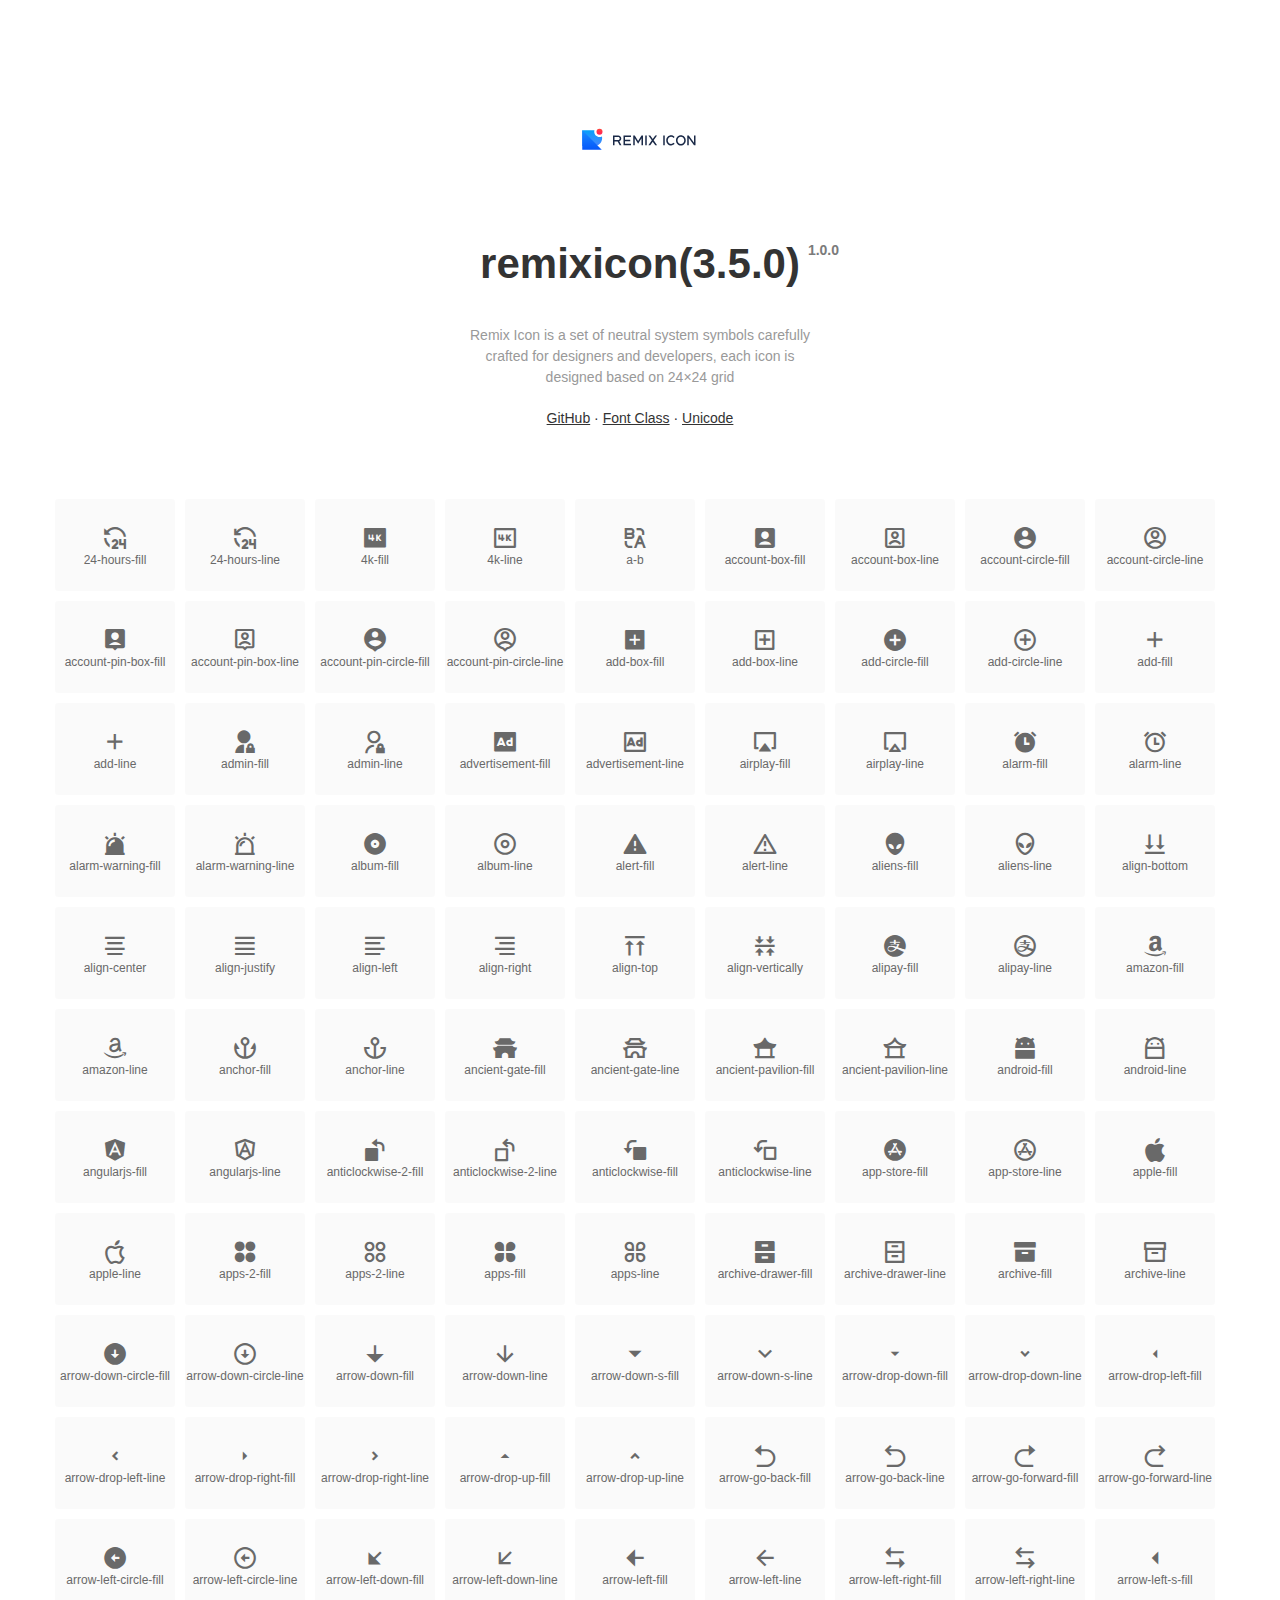
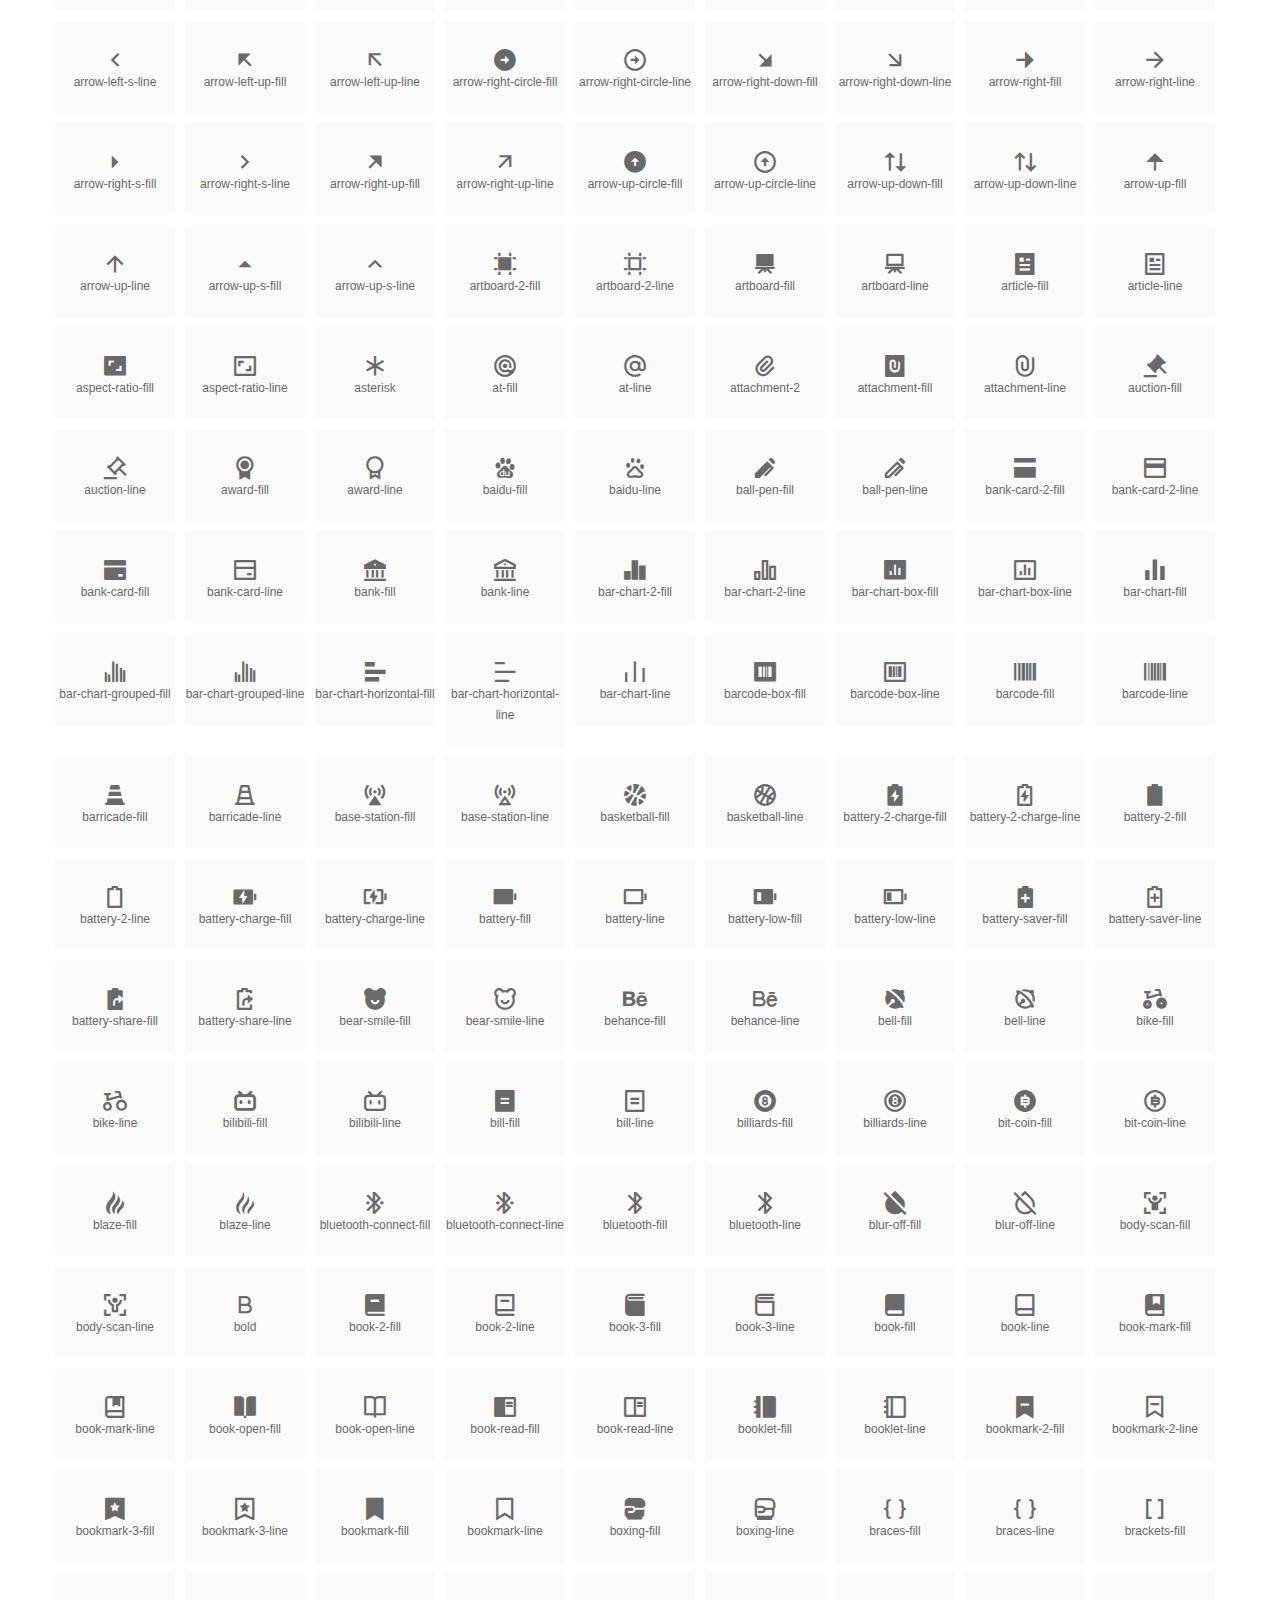
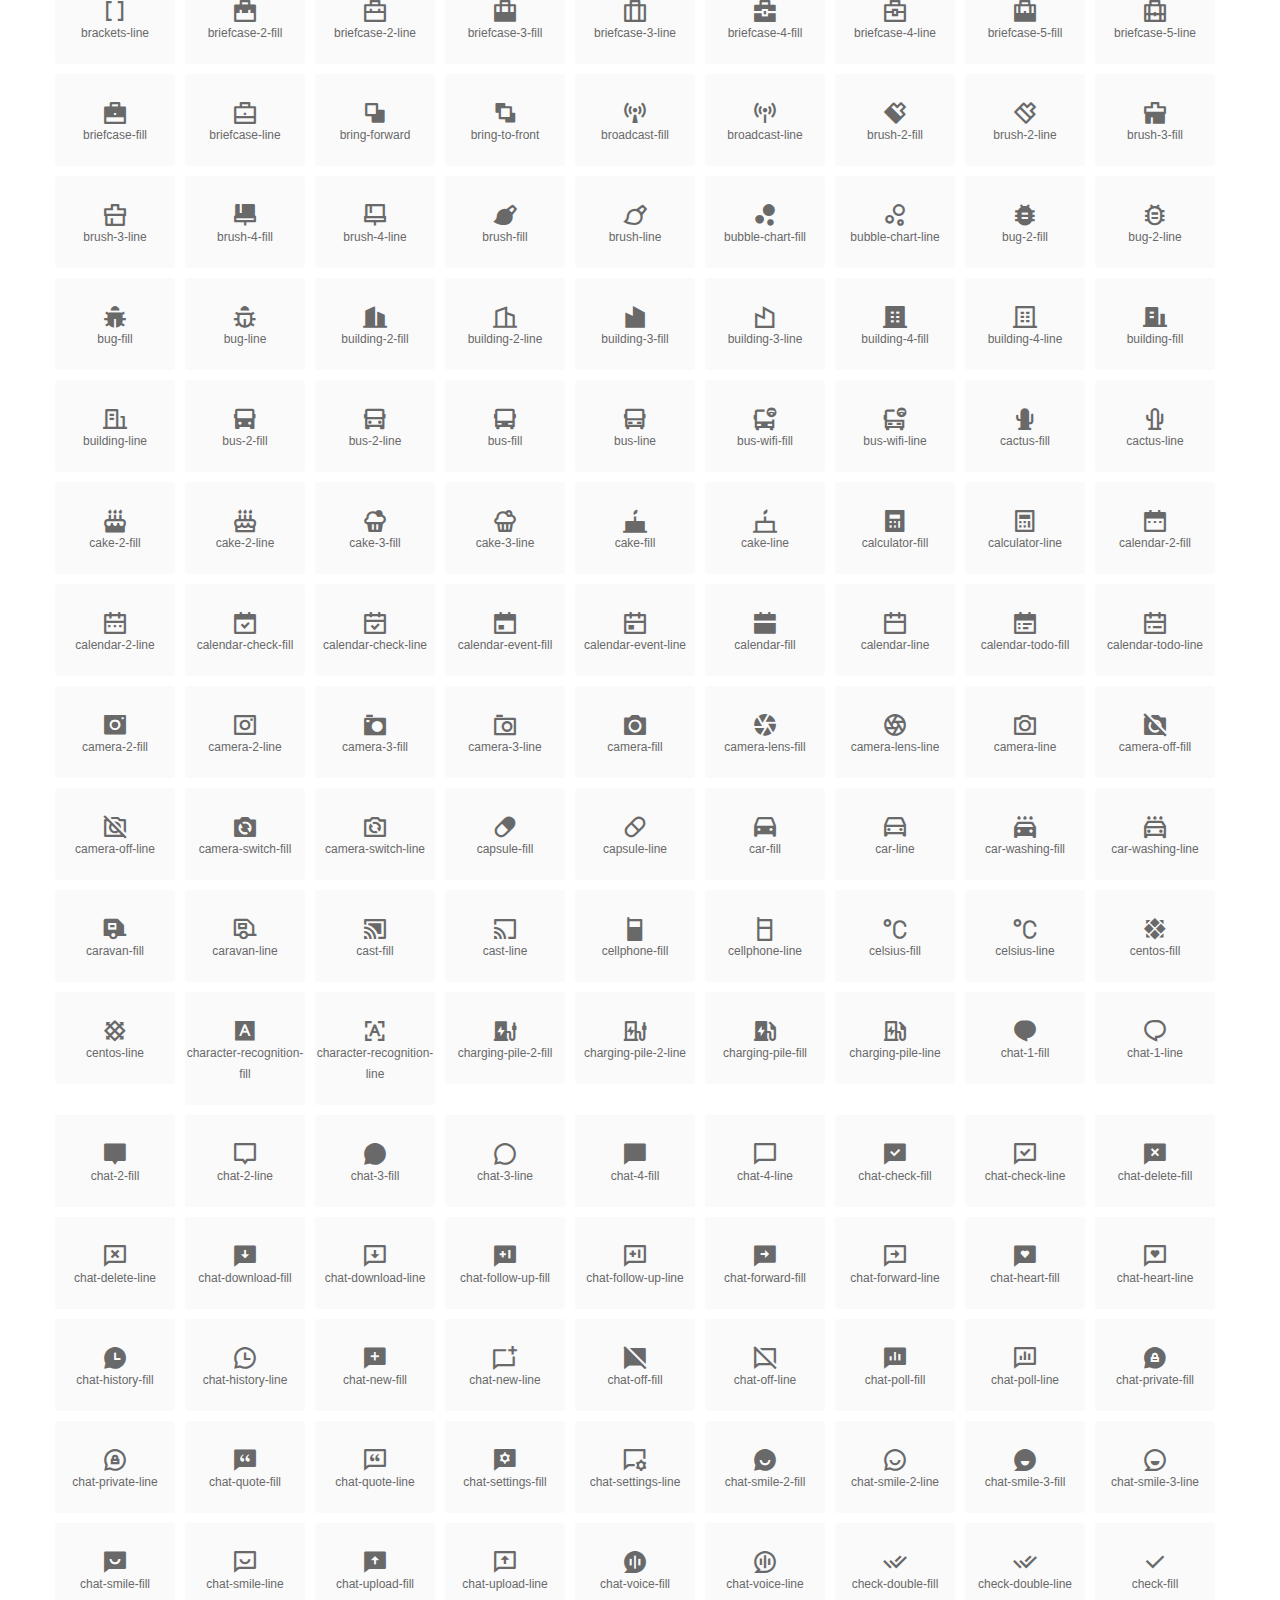
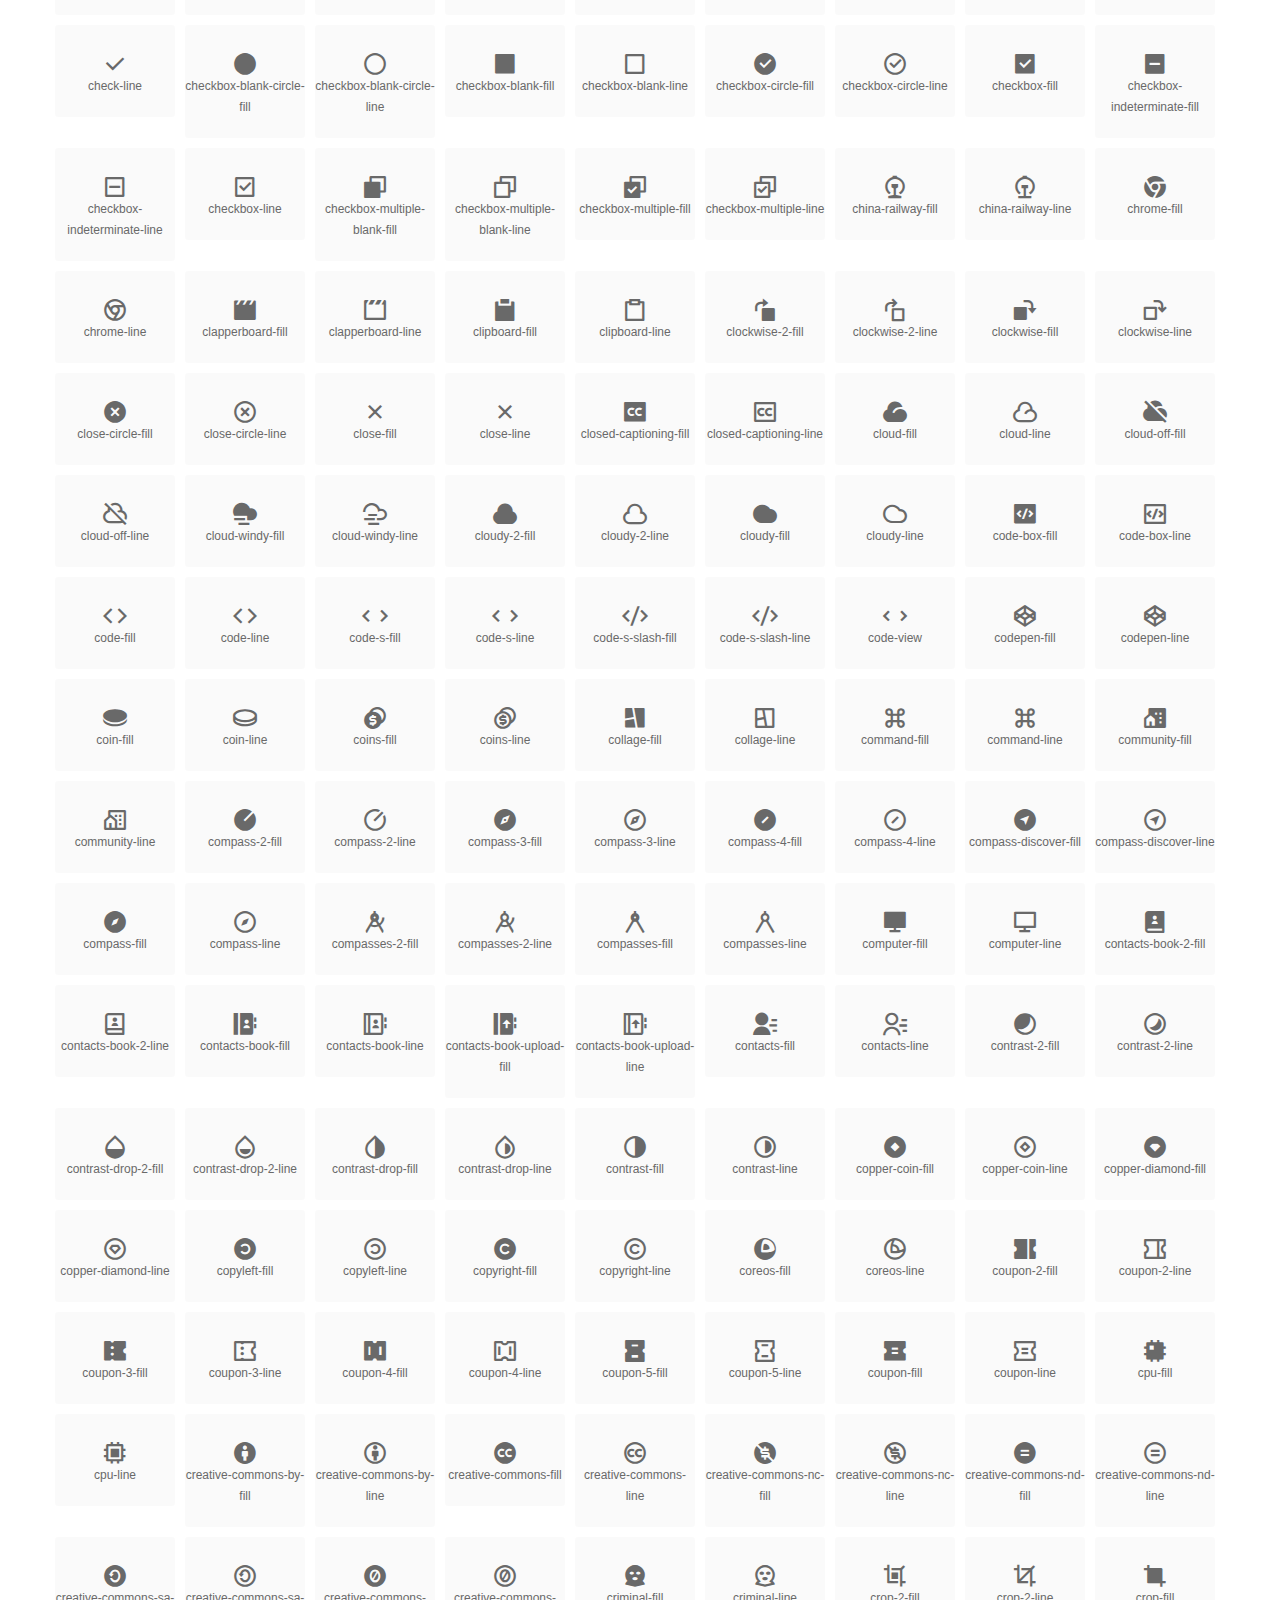
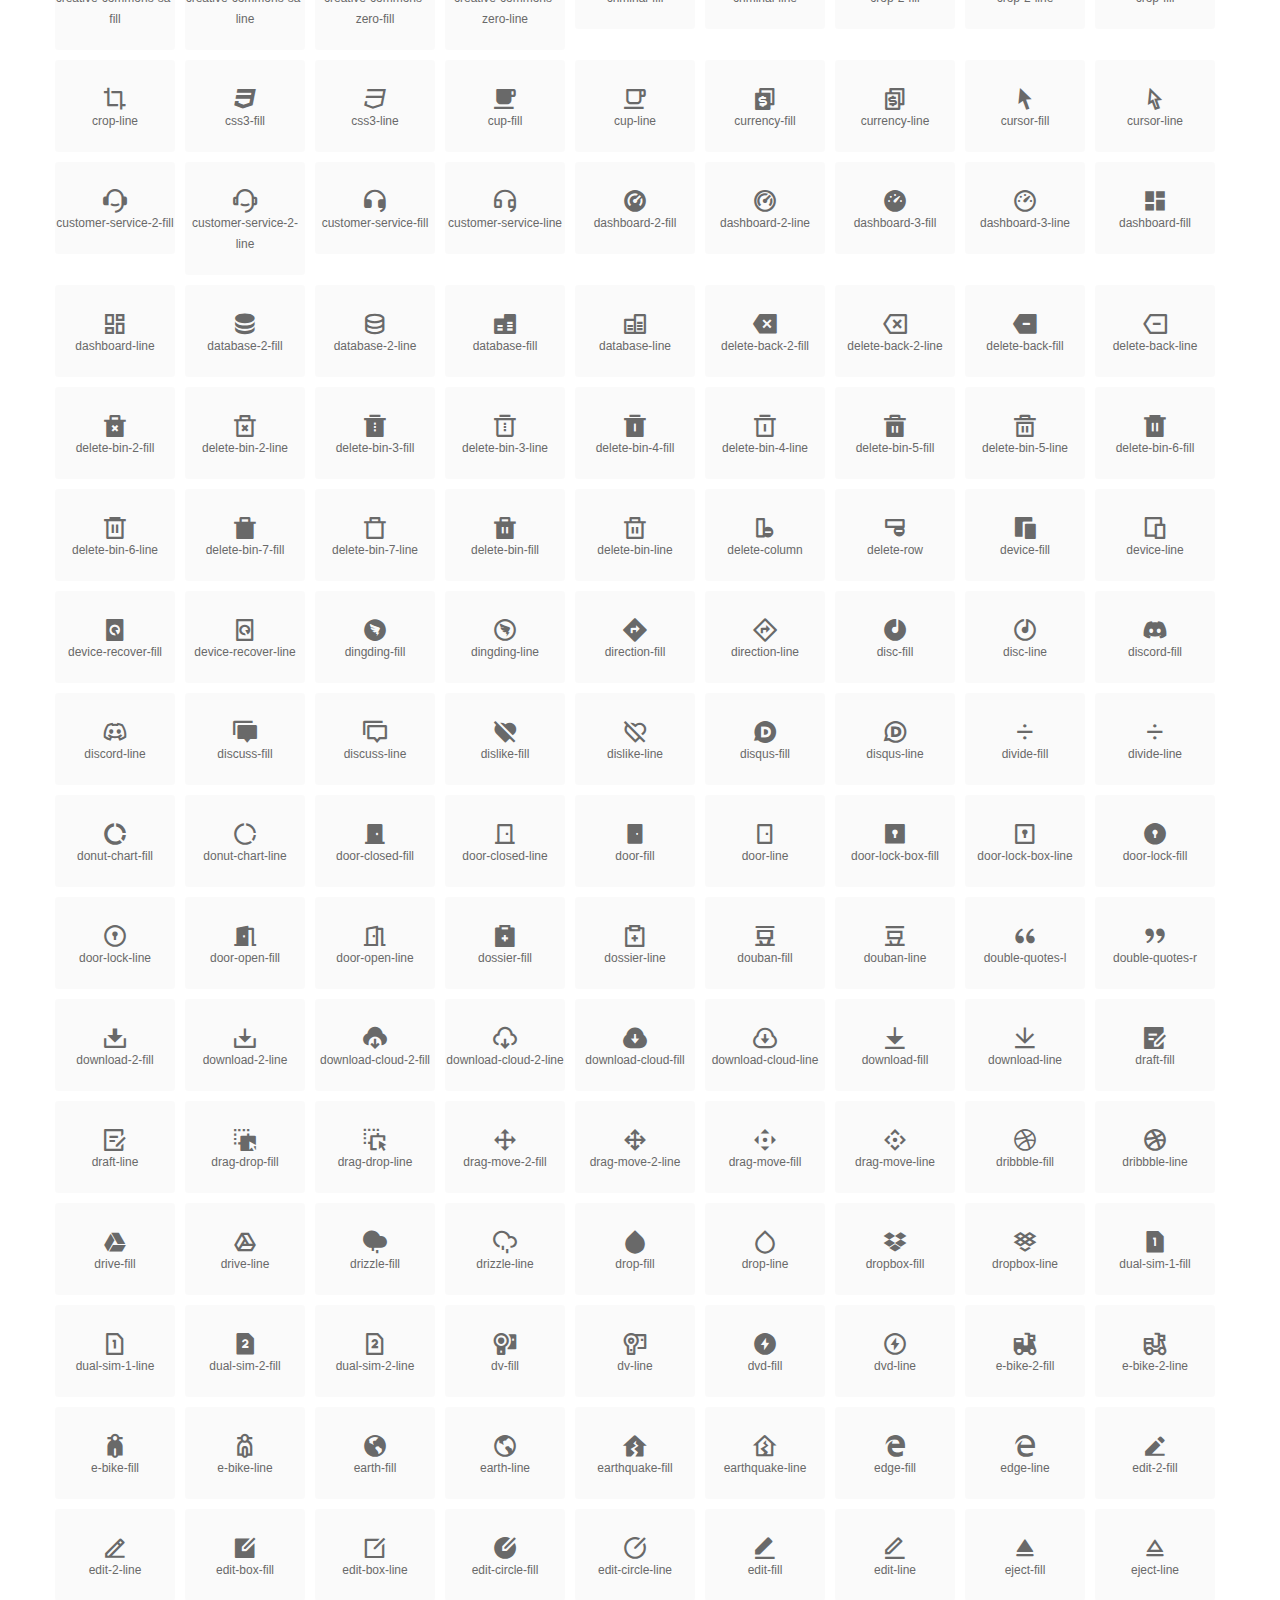
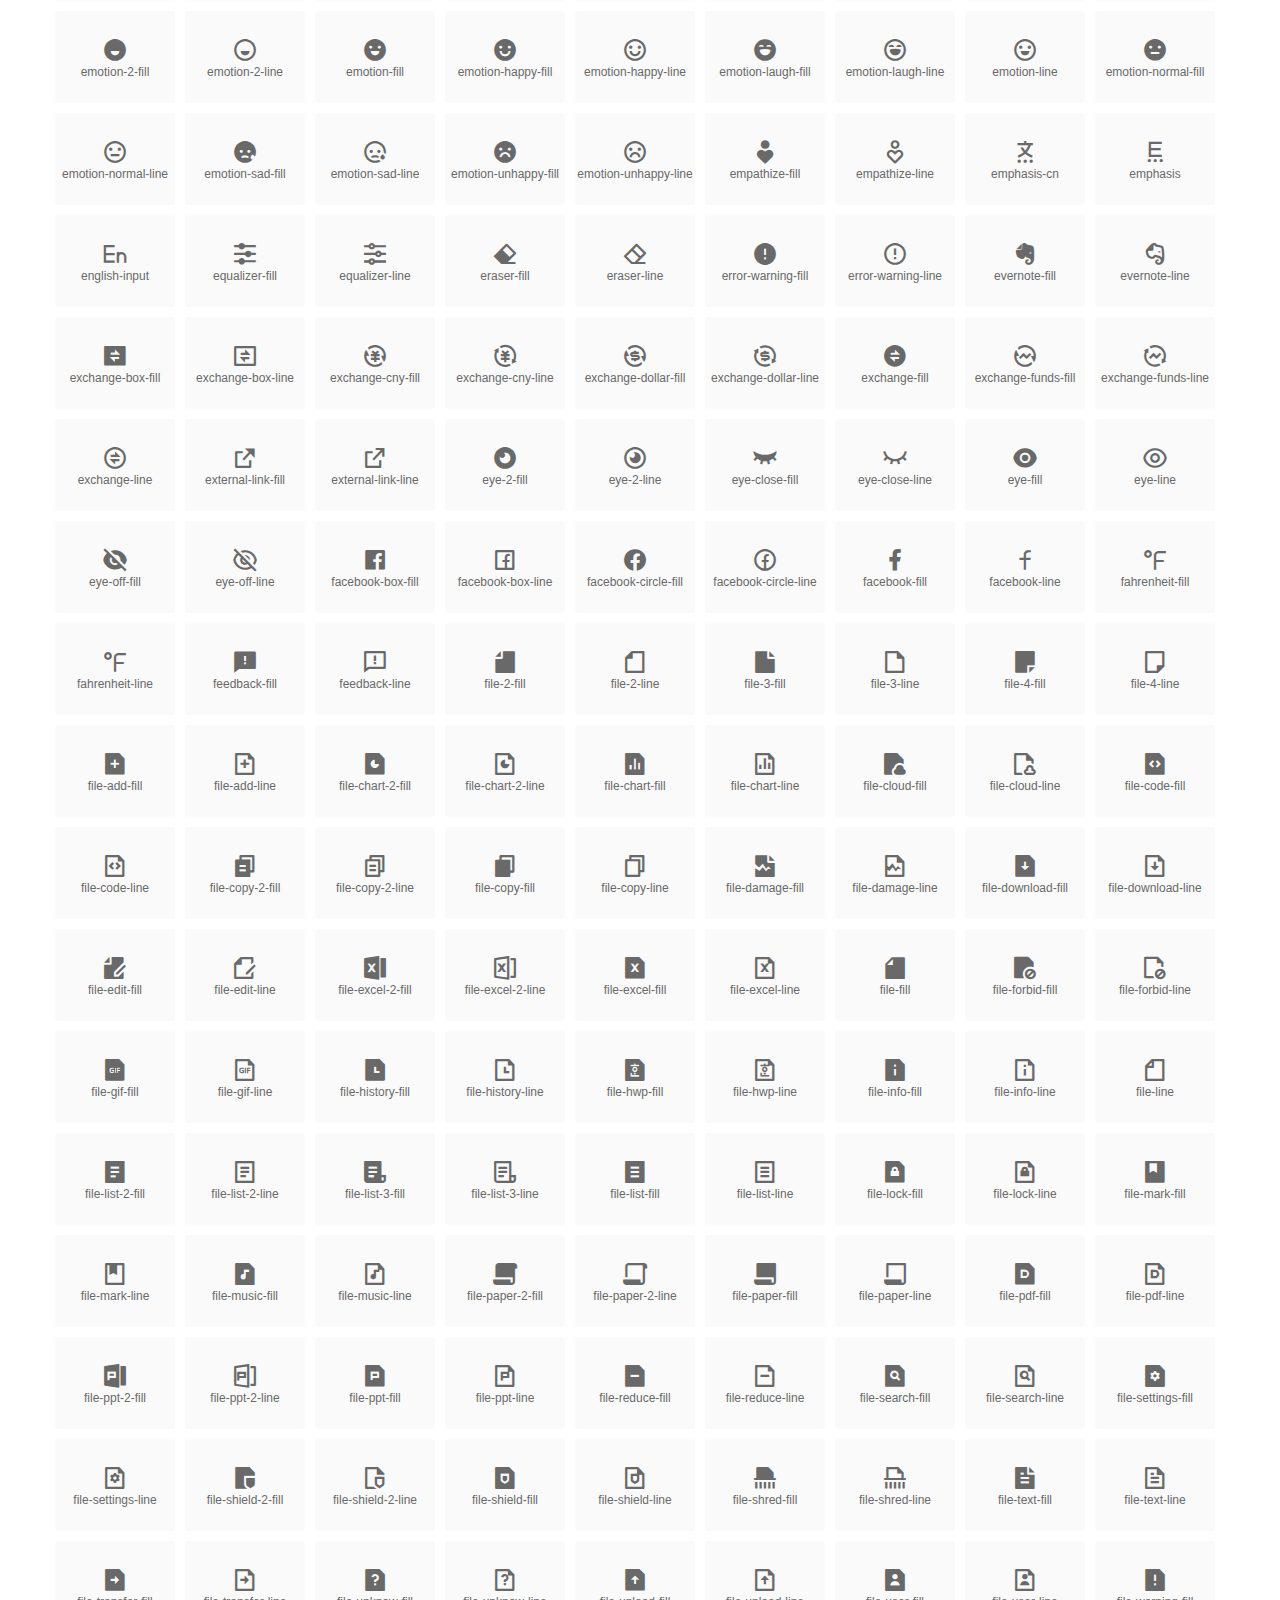
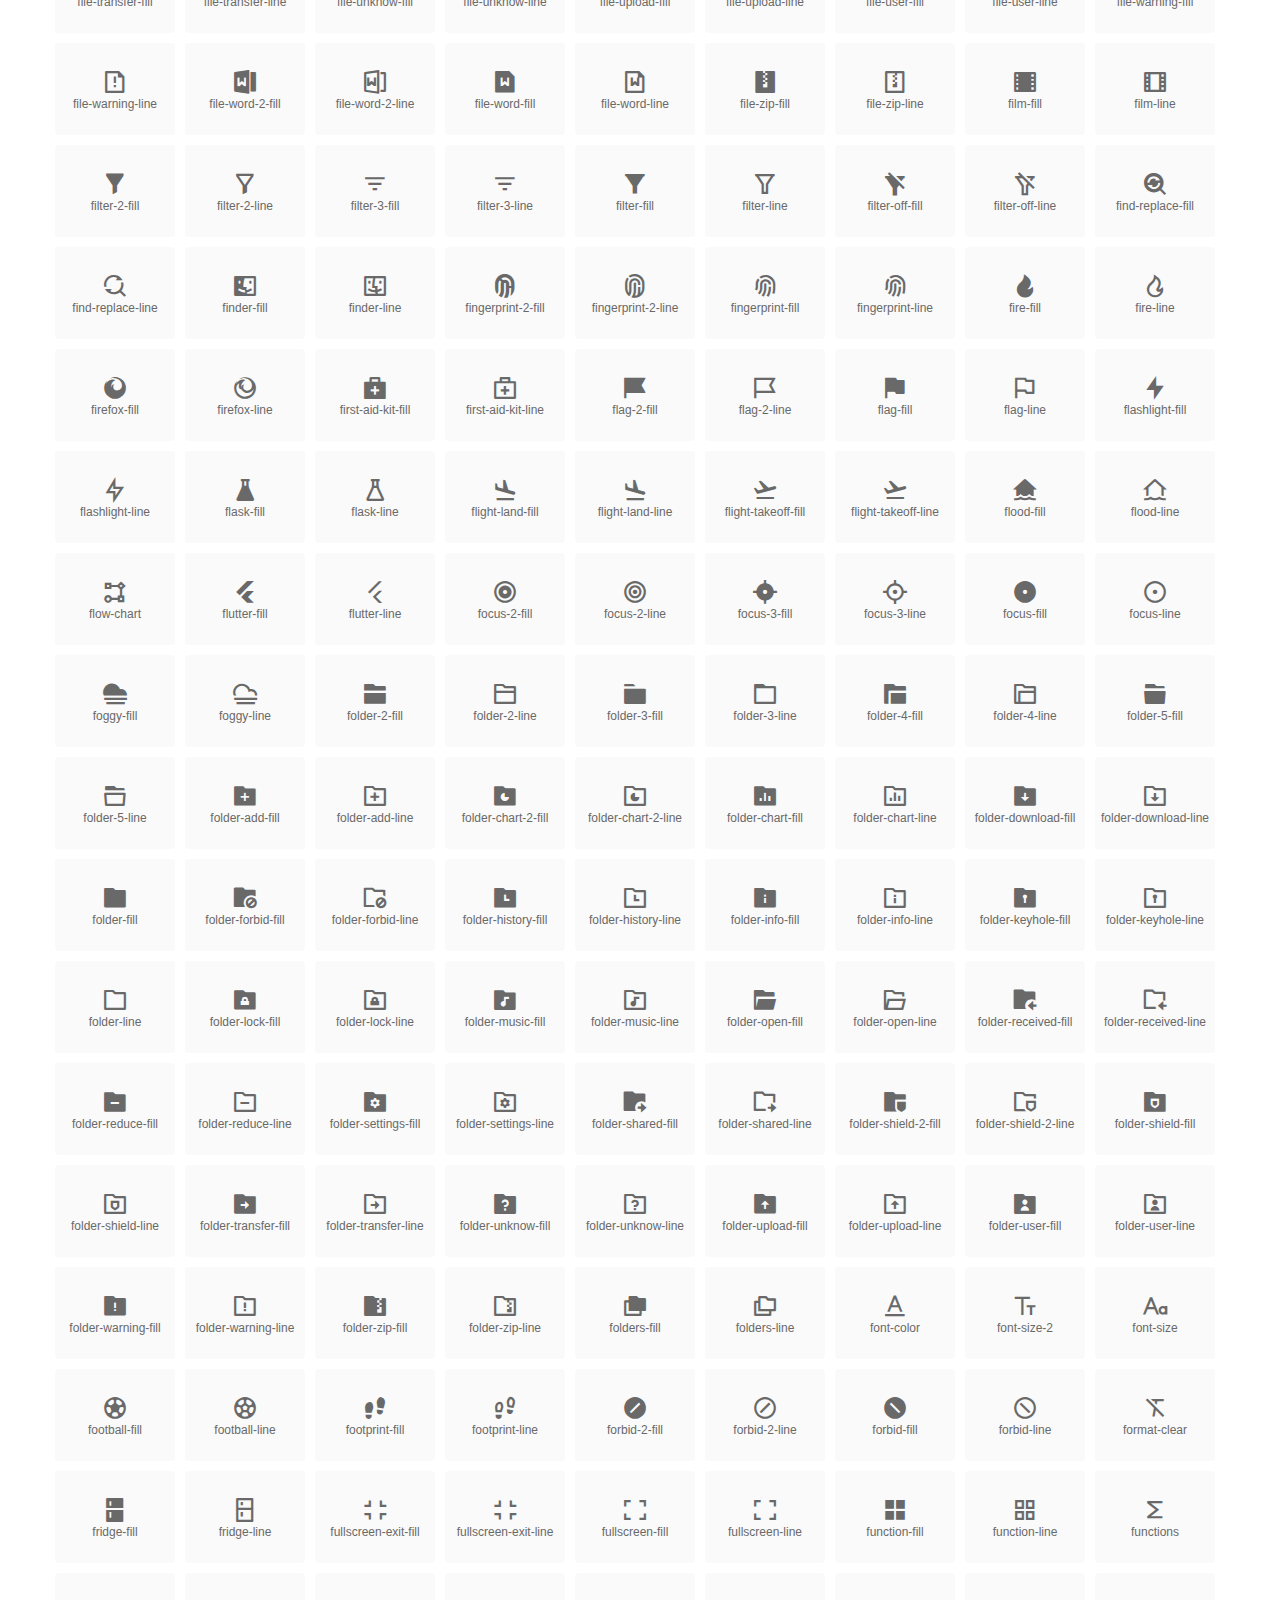
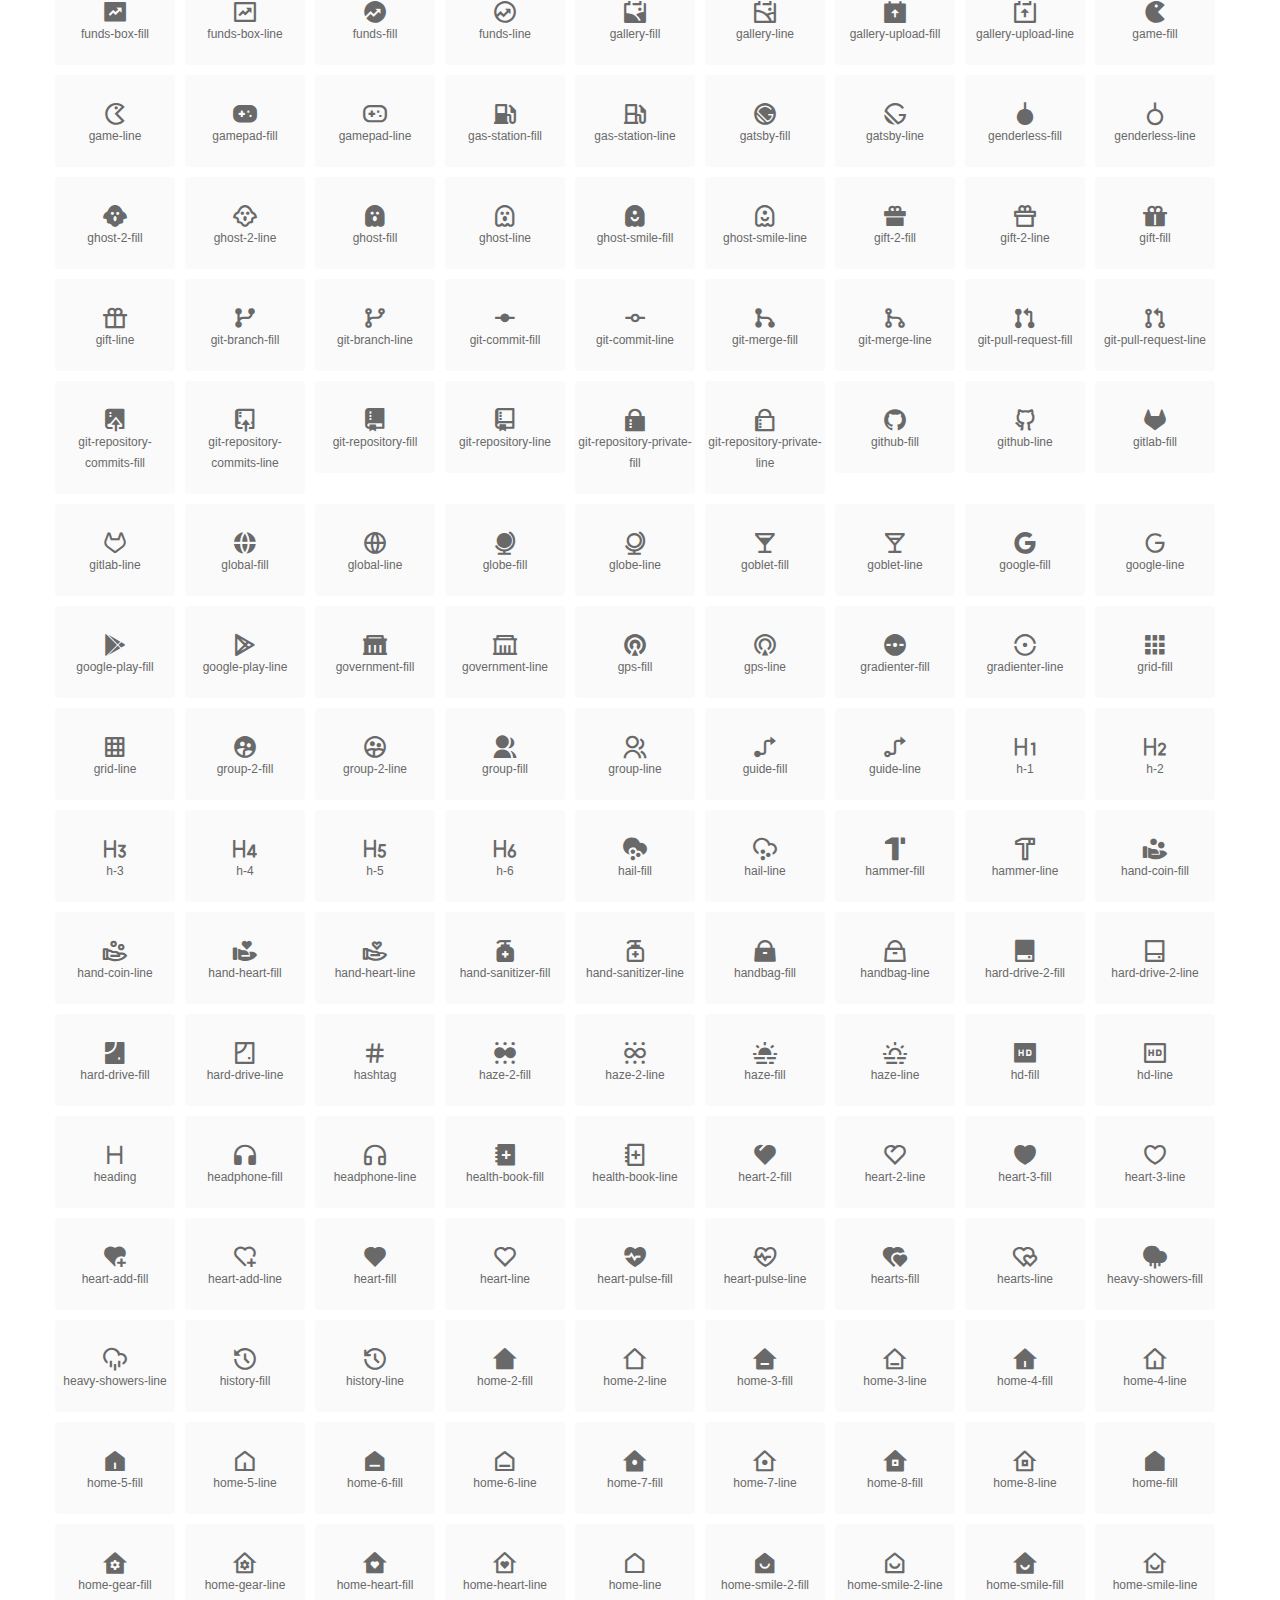
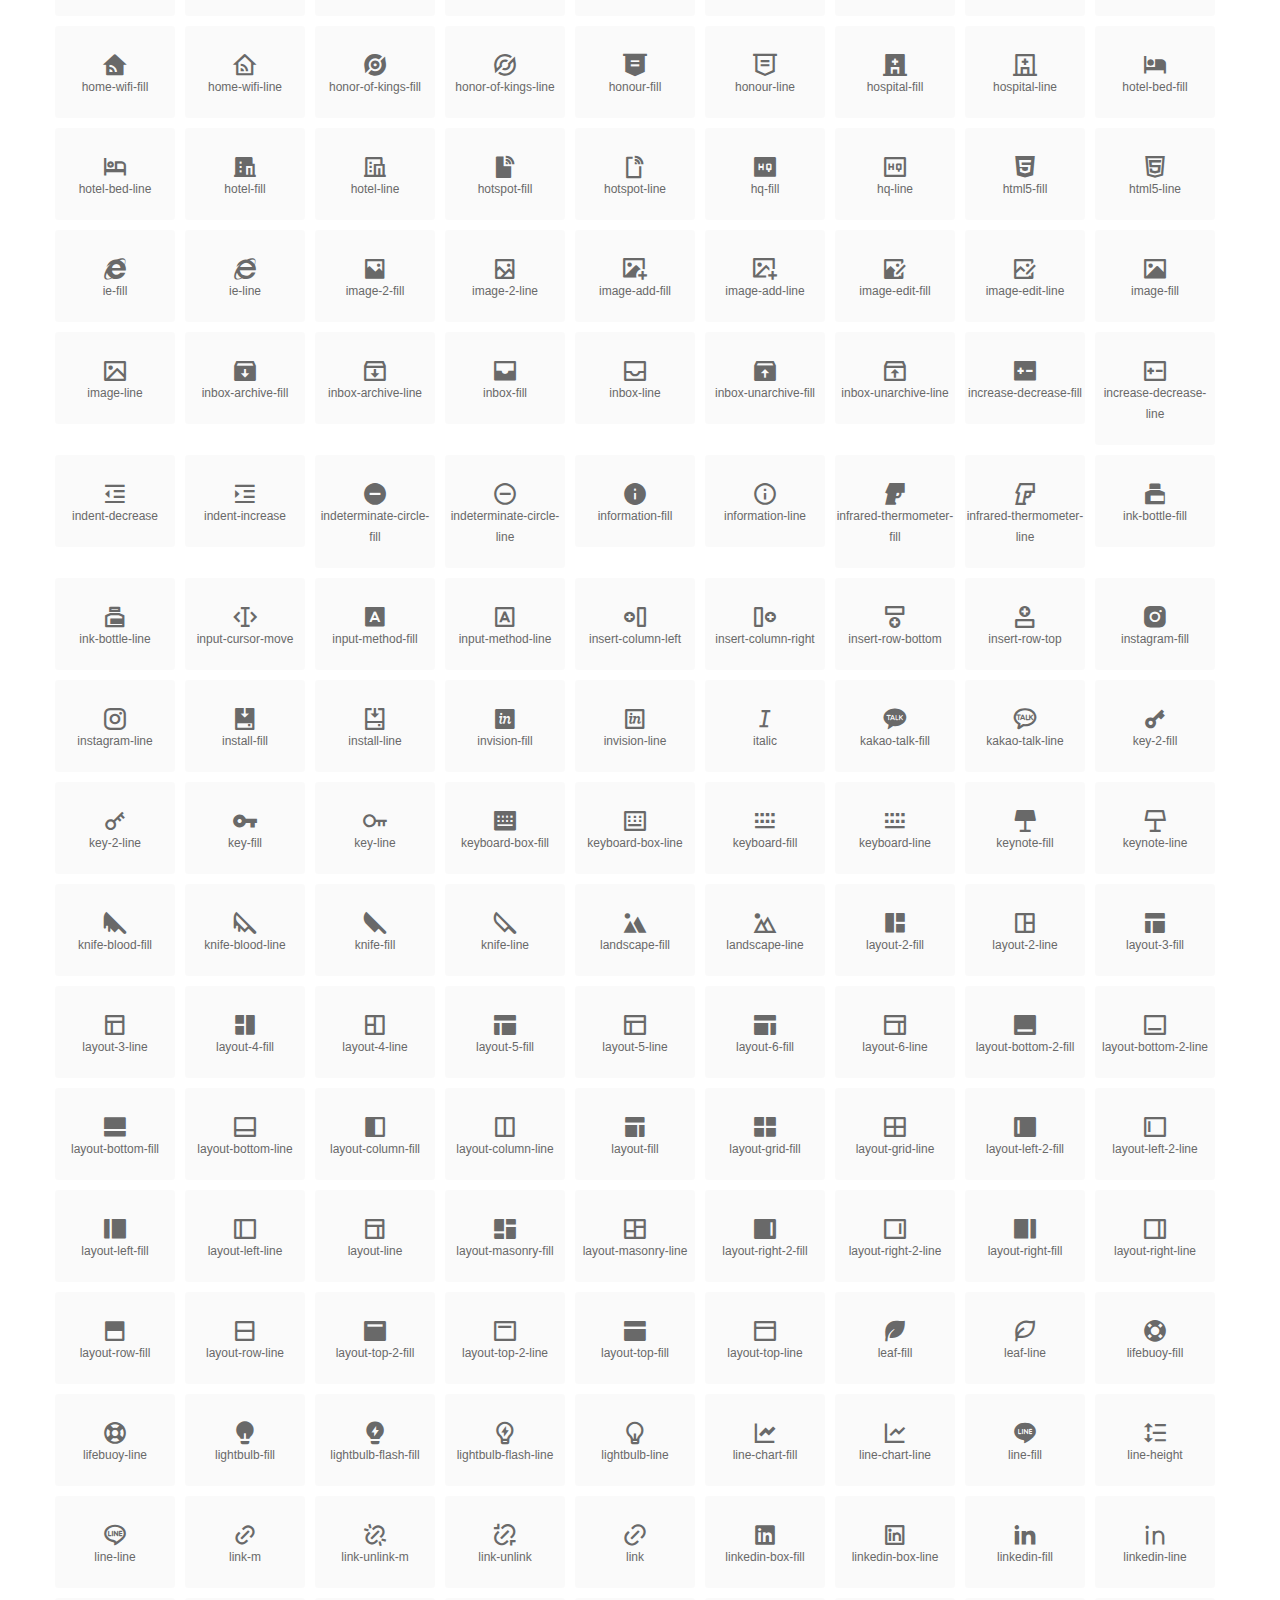
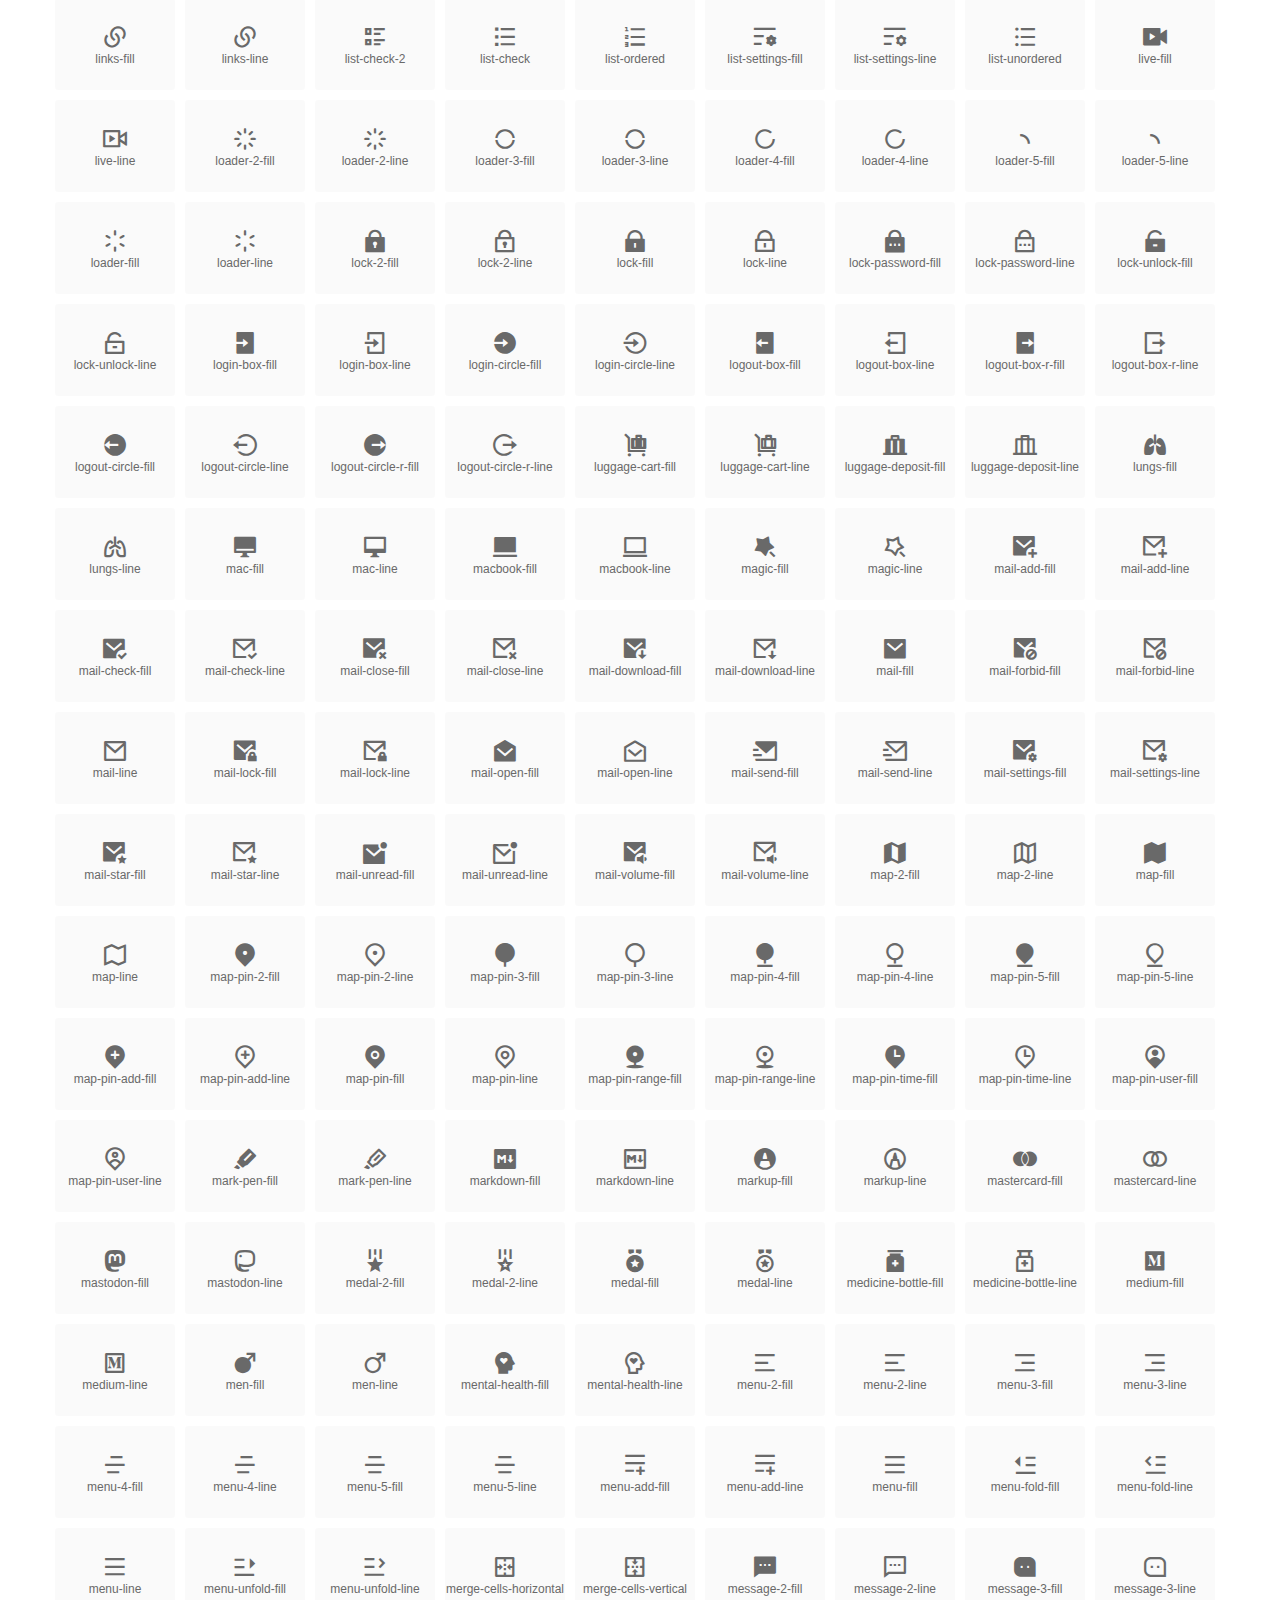
<file: document/BT-PR/fonts/remix-icons/index.html>
<!DOCTYPE html>
<html lang="en">
<head>
  <meta charset="UTF-8">
  <title>remixicon(3.5.0)</title>
  <meta name="viewport" content="width=device-width,minimum-scale=1.0,maximum-scale=1.0,user-scalable=no">
   
  <meta name="description" content="Remix Icon is a set of neutral system symbols carefully crafted for designers and developers, each icon is designed based on 24×24 grid">
   
  <meta name="keywords" content="remixicon,TTF,EOT,WOFF,WOFF2,SVG">
  
  
  
  <link rel="stylesheet" href="remixicon.css" />
  
  <style>
    *{margin: 0;padding: 0;list-style: none;}
    body { color: #696969; font: 12px/1.5 tahoma, arial, \5b8b\4f53, sans-serif; }
    a { color: #333; text-decoration: underline; }
    a:hover { color: rgb(9, 73, 209); }
    .header { color: #333; text-align: center; padding: 80px 0 60px 0; min-height: 153px; font-size: 14px; }
    .header .logo svg { height: 120px; width: 120px; }
    .header h1 { font-size: 42px; padding: 26px 0 10px 0; }
    .header sup {font-size: 14px; margin: 8px 0 0 8px; position: absolute; color: #7b7b7b; }
    .info {
      color: #999;
      font-weight: normal;
      max-width: 346px;
      margin: 0 auto;
      padding: 20px 0;
      font-size: 14px;
    }

    .icons { max-width: 1190px; margin: 0 auto; }
    .icons ul { text-align: center; }
    .icons ul li {
      vertical-align: top;
      width: 120px;
      display: inline-block;
      text-align: center;
      background-color: rgba(0,0,0,.02);
      border-radius: 3px;
      padding: 29px 0 10px 0;
      margin-right: 10px;
      margin-top: 10px;
      transition: all 0.6s ease;
    }
    .icons ul li:hover { background-color: rgba(0,0,0,.06); }
    .icons ul li:hover span { color: #3c75e4; opacity: 1; }
    .icons ul li .unicode { color: #8c8c8c; opacity: 0.3; }
    .icons ul li h4 {
      font-weight: normal;
      padding: 10px 0 5px 0;
      display: block;
      color: #8c8c8c;
      font-size: 14px;
      line-height: 12px;
      opacity: 0.8;
    }
    .icons ul li:hover h4 { opacity: 1; }
    .icons ul li svg { width: 24px; height: 24px; }
    .icons ul li:hover { color: #3c75e4; }
    .footer { text-align: center; padding: 10px 0 90px 0; }
    .footer a { text-align: center; padding: 10px 0 90px 0; color: #696969;}
    .footer a:hover { color: #0949d1; }
    .links { text-align: center; padding: 50px 0 0 0; font-size: 14px; }
    
    .icons ul li.class-icon { font-size: 21px; line-height: 21px; padding-bottom: 20px; }
    .icons ul li.class-icon p{ font-size: 12px; }
    .icons ul li.class-icon [class^="ri-"]{ font-size: 26px; }
    
    
    
  </style>
  
</head>

<body>
  
  <div class="header">
    
    <div class="logo">
      <a href="./"><svg width="160" height="32" viewBox="0 0 160 32" fill="none" xmlns="http://www.w3.org/2000/svg">
<path d="M121.5 9.80005C123.33 9.80005 124.984 10.5797 126.165 11.8344L124.75 13.2496C123.929 12.3549 122.773 11.8 121.5 11.8C119.029 11.8 117 13.891 117 16.5C117 19.1091 119.029 21.2 121.5 21.2C122.773 21.2 123.929 20.6452 124.75 19.7505L126.165 21.1657C124.984 22.4204 123.33 23.2 121.5 23.2C117.91 23.2 115 20.2004 115 16.5C115 12.7997 117.91 9.80005 121.5 9.80005Z" fill="#1A2947"/>
<path d="M113 10V23H111V10H113Z" fill="#1A2947"/>
<path d="M154 23V9.99988H152L152 19.6019L144.997 9.99988L143 10.0039V23H145L145 13.3969L152 23H154Z" fill="#1A2947"/>
<path d="M68 10V12H60V15.5H67V17.5H60V21H68V23H58V10H68Z" fill="#1A2947"/>
<path d="M82 10L77.4999 17.201L73 10H71V23H73V13.775L77.4999 20.975L82 13.773V23H84V10H82Z" fill="#1A2947"/>
<path d="M89 10V23H87V10H89Z" fill="#1A2947"/>
<path d="M96.9999 14.7565L93.6689 9.99951H91.2279L95.7789 16.4995L91.2289 22.9995H93.6689L96.9999 18.2435L100.33 22.9995H102.772L98.2209 16.4995L102.773 9.99951H100.33L96.9999 14.7565Z" fill="#1A2947"/>
<path fill-rule="evenodd" clip-rule="evenodd" d="M141 16.5C141 12.7997 138.09 9.80005 134.5 9.80005C130.91 9.80005 128 12.7997 128 16.5C128 20.2004 130.91 23.2 134.5 23.2C138.09 23.2 141 20.2004 141 16.5ZM130 16.5C130 13.891 132.029 11.8 134.5 11.8C136.971 11.8 139 13.891 139 16.5C139 19.1091 136.971 21.2 134.5 21.2C132.029 21.2 130 19.1091 130 16.5Z" fill="#1A2947"/>
<path fill-rule="evenodd" clip-rule="evenodd" d="M51 10C53.2091 10 55 11.7909 55 14C55 15.7175 53.9176 17.1821 52.3977 17.749L55.1901 22.999H52.9251L50.267 18H46V23H44V10H51ZM46 11.999V15.999L51 16C52.1046 16 53 15.1046 53 14C53 12.8955 52.1 12 51 12L46 11.999Z" fill="#1A2947"/>
<path fill-rule="evenodd" clip-rule="evenodd" d="M19.2887 3.00389C19.1928 3.0013 19.0965 3 19 3H3V24H19C24.799 24 29.5 19.299 29.5 13.5C29.5 12.7108 29.4129 11.942 29.2479 11.2025C28.2772 11.7119 27.1722 12 26 12C22.134 12 19 8.86599 19 5C19 4.30645 19.1009 3.63646 19.2887 3.00389Z" fill="url(#paint0_linear_960_1054)"/>
<g filter="url(#filter0_b_960_1054)">
<path fill-rule="evenodd" clip-rule="evenodd" d="M3 3L29 29H3V3Z" fill="url(#paint1_linear_960_1054)"/>
</g>
<circle cx="26" cy="5" r="4" fill="url(#paint2_linear_960_1054)"/>
<defs>
<filter id="filter0_b_960_1054" x="-2.43656" y="-2.43656" width="36.8731" height="36.8731" filterUnits="userSpaceOnUse" color-interpolation-filters="sRGB">
<feFlood flood-opacity="0" result="BackgroundImageFix"/>
<feGaussianBlur in="BackgroundImage" stdDeviation="2.71828"/>
<feComposite in2="SourceAlpha" operator="in" result="effect1_backgroundBlur_960_1054"/>
<feBlend mode="normal" in="SourceGraphic" in2="effect1_backgroundBlur_960_1054" result="shape"/>
</filter>
<linearGradient id="paint0_linear_960_1054" x1="3" y1="3" x2="3" y2="24" gradientUnits="userSpaceOnUse">
<stop stop-color="#05A0FA"/>
<stop offset="1" stop-color="#4785FF"/>
</linearGradient>
<linearGradient id="paint1_linear_960_1054" x1="3" y1="3" x2="3" y2="29" gradientUnits="userSpaceOnUse">
<stop stop-color="#1A8CFF"/>
<stop offset="1" stop-color="#0557FA"/>
</linearGradient>
<linearGradient id="paint2_linear_960_1054" x1="22" y1="1" x2="22" y2="9" gradientUnits="userSpaceOnUse">
<stop stop-color="#FF463A"/>
<stop offset="1" stop-color="#FF1F5A"/>
</linearGradient>
</defs>
</svg>
</a>
    </div>
    
    <h1>remixicon(3.5.0)<sup>1.0.0</sup></h1>
    <div class="info">
      Remix Icon is a set of neutral system symbols carefully crafted for designers and developers, each icon is designed based on 24×24 grid
    </div>
    <p>
      
      <a href="https://github.com/Remix-Design/remixicon.git">GitHub</a> · 
      
      <a href="index.html">Font Class</a> · 
      
      <a href="unicode.html">Unicode</a>
      
    </p>
  </div>
  <div class="icons">
    <ul>
      <li class="class-icon"><i class="ri-24-hours-fill"></i><p class="name">24-hours-fill</p></li><li class="class-icon"><i class="ri-24-hours-line"></i><p class="name">24-hours-line</p></li><li class="class-icon"><i class="ri-4k-fill"></i><p class="name">4k-fill</p></li><li class="class-icon"><i class="ri-4k-line"></i><p class="name">4k-line</p></li><li class="class-icon"><i class="ri-a-b"></i><p class="name">a-b</p></li><li class="class-icon"><i class="ri-account-box-fill"></i><p class="name">account-box-fill</p></li><li class="class-icon"><i class="ri-account-box-line"></i><p class="name">account-box-line</p></li><li class="class-icon"><i class="ri-account-circle-fill"></i><p class="name">account-circle-fill</p></li><li class="class-icon"><i class="ri-account-circle-line"></i><p class="name">account-circle-line</p></li><li class="class-icon"><i class="ri-account-pin-box-fill"></i><p class="name">account-pin-box-fill</p></li><li class="class-icon"><i class="ri-account-pin-box-line"></i><p class="name">account-pin-box-line</p></li><li class="class-icon"><i class="ri-account-pin-circle-fill"></i><p class="name">account-pin-circle-fill</p></li><li class="class-icon"><i class="ri-account-pin-circle-line"></i><p class="name">account-pin-circle-line</p></li><li class="class-icon"><i class="ri-add-box-fill"></i><p class="name">add-box-fill</p></li><li class="class-icon"><i class="ri-add-box-line"></i><p class="name">add-box-line</p></li><li class="class-icon"><i class="ri-add-circle-fill"></i><p class="name">add-circle-fill</p></li><li class="class-icon"><i class="ri-add-circle-line"></i><p class="name">add-circle-line</p></li><li class="class-icon"><i class="ri-add-fill"></i><p class="name">add-fill</p></li><li class="class-icon"><i class="ri-add-line"></i><p class="name">add-line</p></li><li class="class-icon"><i class="ri-admin-fill"></i><p class="name">admin-fill</p></li><li class="class-icon"><i class="ri-admin-line"></i><p class="name">admin-line</p></li><li class="class-icon"><i class="ri-advertisement-fill"></i><p class="name">advertisement-fill</p></li><li class="class-icon"><i class="ri-advertisement-line"></i><p class="name">advertisement-line</p></li><li class="class-icon"><i class="ri-airplay-fill"></i><p class="name">airplay-fill</p></li><li class="class-icon"><i class="ri-airplay-line"></i><p class="name">airplay-line</p></li><li class="class-icon"><i class="ri-alarm-fill"></i><p class="name">alarm-fill</p></li><li class="class-icon"><i class="ri-alarm-line"></i><p class="name">alarm-line</p></li><li class="class-icon"><i class="ri-alarm-warning-fill"></i><p class="name">alarm-warning-fill</p></li><li class="class-icon"><i class="ri-alarm-warning-line"></i><p class="name">alarm-warning-line</p></li><li class="class-icon"><i class="ri-album-fill"></i><p class="name">album-fill</p></li><li class="class-icon"><i class="ri-album-line"></i><p class="name">album-line</p></li><li class="class-icon"><i class="ri-alert-fill"></i><p class="name">alert-fill</p></li><li class="class-icon"><i class="ri-alert-line"></i><p class="name">alert-line</p></li><li class="class-icon"><i class="ri-aliens-fill"></i><p class="name">aliens-fill</p></li><li class="class-icon"><i class="ri-aliens-line"></i><p class="name">aliens-line</p></li><li class="class-icon"><i class="ri-align-bottom"></i><p class="name">align-bottom</p></li><li class="class-icon"><i class="ri-align-center"></i><p class="name">align-center</p></li><li class="class-icon"><i class="ri-align-justify"></i><p class="name">align-justify</p></li><li class="class-icon"><i class="ri-align-left"></i><p class="name">align-left</p></li><li class="class-icon"><i class="ri-align-right"></i><p class="name">align-right</p></li><li class="class-icon"><i class="ri-align-top"></i><p class="name">align-top</p></li><li class="class-icon"><i class="ri-align-vertically"></i><p class="name">align-vertically</p></li><li class="class-icon"><i class="ri-alipay-fill"></i><p class="name">alipay-fill</p></li><li class="class-icon"><i class="ri-alipay-line"></i><p class="name">alipay-line</p></li><li class="class-icon"><i class="ri-amazon-fill"></i><p class="name">amazon-fill</p></li><li class="class-icon"><i class="ri-amazon-line"></i><p class="name">amazon-line</p></li><li class="class-icon"><i class="ri-anchor-fill"></i><p class="name">anchor-fill</p></li><li class="class-icon"><i class="ri-anchor-line"></i><p class="name">anchor-line</p></li><li class="class-icon"><i class="ri-ancient-gate-fill"></i><p class="name">ancient-gate-fill</p></li><li class="class-icon"><i class="ri-ancient-gate-line"></i><p class="name">ancient-gate-line</p></li><li class="class-icon"><i class="ri-ancient-pavilion-fill"></i><p class="name">ancient-pavilion-fill</p></li><li class="class-icon"><i class="ri-ancient-pavilion-line"></i><p class="name">ancient-pavilion-line</p></li><li class="class-icon"><i class="ri-android-fill"></i><p class="name">android-fill</p></li><li class="class-icon"><i class="ri-android-line"></i><p class="name">android-line</p></li><li class="class-icon"><i class="ri-angularjs-fill"></i><p class="name">angularjs-fill</p></li><li class="class-icon"><i class="ri-angularjs-line"></i><p class="name">angularjs-line</p></li><li class="class-icon"><i class="ri-anticlockwise-2-fill"></i><p class="name">anticlockwise-2-fill</p></li><li class="class-icon"><i class="ri-anticlockwise-2-line"></i><p class="name">anticlockwise-2-line</p></li><li class="class-icon"><i class="ri-anticlockwise-fill"></i><p class="name">anticlockwise-fill</p></li><li class="class-icon"><i class="ri-anticlockwise-line"></i><p class="name">anticlockwise-line</p></li><li class="class-icon"><i class="ri-app-store-fill"></i><p class="name">app-store-fill</p></li><li class="class-icon"><i class="ri-app-store-line"></i><p class="name">app-store-line</p></li><li class="class-icon"><i class="ri-apple-fill"></i><p class="name">apple-fill</p></li><li class="class-icon"><i class="ri-apple-line"></i><p class="name">apple-line</p></li><li class="class-icon"><i class="ri-apps-2-fill"></i><p class="name">apps-2-fill</p></li><li class="class-icon"><i class="ri-apps-2-line"></i><p class="name">apps-2-line</p></li><li class="class-icon"><i class="ri-apps-fill"></i><p class="name">apps-fill</p></li><li class="class-icon"><i class="ri-apps-line"></i><p class="name">apps-line</p></li><li class="class-icon"><i class="ri-archive-drawer-fill"></i><p class="name">archive-drawer-fill</p></li><li class="class-icon"><i class="ri-archive-drawer-line"></i><p class="name">archive-drawer-line</p></li><li class="class-icon"><i class="ri-archive-fill"></i><p class="name">archive-fill</p></li><li class="class-icon"><i class="ri-archive-line"></i><p class="name">archive-line</p></li><li class="class-icon"><i class="ri-arrow-down-circle-fill"></i><p class="name">arrow-down-circle-fill</p></li><li class="class-icon"><i class="ri-arrow-down-circle-line"></i><p class="name">arrow-down-circle-line</p></li><li class="class-icon"><i class="ri-arrow-down-fill"></i><p class="name">arrow-down-fill</p></li><li class="class-icon"><i class="ri-arrow-down-line"></i><p class="name">arrow-down-line</p></li><li class="class-icon"><i class="ri-arrow-down-s-fill"></i><p class="name">arrow-down-s-fill</p></li><li class="class-icon"><i class="ri-arrow-down-s-line"></i><p class="name">arrow-down-s-line</p></li><li class="class-icon"><i class="ri-arrow-drop-down-fill"></i><p class="name">arrow-drop-down-fill</p></li><li class="class-icon"><i class="ri-arrow-drop-down-line"></i><p class="name">arrow-drop-down-line</p></li><li class="class-icon"><i class="ri-arrow-drop-left-fill"></i><p class="name">arrow-drop-left-fill</p></li><li class="class-icon"><i class="ri-arrow-drop-left-line"></i><p class="name">arrow-drop-left-line</p></li><li class="class-icon"><i class="ri-arrow-drop-right-fill"></i><p class="name">arrow-drop-right-fill</p></li><li class="class-icon"><i class="ri-arrow-drop-right-line"></i><p class="name">arrow-drop-right-line</p></li><li class="class-icon"><i class="ri-arrow-drop-up-fill"></i><p class="name">arrow-drop-up-fill</p></li><li class="class-icon"><i class="ri-arrow-drop-up-line"></i><p class="name">arrow-drop-up-line</p></li><li class="class-icon"><i class="ri-arrow-go-back-fill"></i><p class="name">arrow-go-back-fill</p></li><li class="class-icon"><i class="ri-arrow-go-back-line"></i><p class="name">arrow-go-back-line</p></li><li class="class-icon"><i class="ri-arrow-go-forward-fill"></i><p class="name">arrow-go-forward-fill</p></li><li class="class-icon"><i class="ri-arrow-go-forward-line"></i><p class="name">arrow-go-forward-line</p></li><li class="class-icon"><i class="ri-arrow-left-circle-fill"></i><p class="name">arrow-left-circle-fill</p></li><li class="class-icon"><i class="ri-arrow-left-circle-line"></i><p class="name">arrow-left-circle-line</p></li><li class="class-icon"><i class="ri-arrow-left-down-fill"></i><p class="name">arrow-left-down-fill</p></li><li class="class-icon"><i class="ri-arrow-left-down-line"></i><p class="name">arrow-left-down-line</p></li><li class="class-icon"><i class="ri-arrow-left-fill"></i><p class="name">arrow-left-fill</p></li><li class="class-icon"><i class="ri-arrow-left-line"></i><p class="name">arrow-left-line</p></li><li class="class-icon"><i class="ri-arrow-left-right-fill"></i><p class="name">arrow-left-right-fill</p></li><li class="class-icon"><i class="ri-arrow-left-right-line"></i><p class="name">arrow-left-right-line</p></li><li class="class-icon"><i class="ri-arrow-left-s-fill"></i><p class="name">arrow-left-s-fill</p></li><li class="class-icon"><i class="ri-arrow-left-s-line"></i><p class="name">arrow-left-s-line</p></li><li class="class-icon"><i class="ri-arrow-left-up-fill"></i><p class="name">arrow-left-up-fill</p></li><li class="class-icon"><i class="ri-arrow-left-up-line"></i><p class="name">arrow-left-up-line</p></li><li class="class-icon"><i class="ri-arrow-right-circle-fill"></i><p class="name">arrow-right-circle-fill</p></li><li class="class-icon"><i class="ri-arrow-right-circle-line"></i><p class="name">arrow-right-circle-line</p></li><li class="class-icon"><i class="ri-arrow-right-down-fill"></i><p class="name">arrow-right-down-fill</p></li><li class="class-icon"><i class="ri-arrow-right-down-line"></i><p class="name">arrow-right-down-line</p></li><li class="class-icon"><i class="ri-arrow-right-fill"></i><p class="name">arrow-right-fill</p></li><li class="class-icon"><i class="ri-arrow-right-line"></i><p class="name">arrow-right-line</p></li><li class="class-icon"><i class="ri-arrow-right-s-fill"></i><p class="name">arrow-right-s-fill</p></li><li class="class-icon"><i class="ri-arrow-right-s-line"></i><p class="name">arrow-right-s-line</p></li><li class="class-icon"><i class="ri-arrow-right-up-fill"></i><p class="name">arrow-right-up-fill</p></li><li class="class-icon"><i class="ri-arrow-right-up-line"></i><p class="name">arrow-right-up-line</p></li><li class="class-icon"><i class="ri-arrow-up-circle-fill"></i><p class="name">arrow-up-circle-fill</p></li><li class="class-icon"><i class="ri-arrow-up-circle-line"></i><p class="name">arrow-up-circle-line</p></li><li class="class-icon"><i class="ri-arrow-up-down-fill"></i><p class="name">arrow-up-down-fill</p></li><li class="class-icon"><i class="ri-arrow-up-down-line"></i><p class="name">arrow-up-down-line</p></li><li class="class-icon"><i class="ri-arrow-up-fill"></i><p class="name">arrow-up-fill</p></li><li class="class-icon"><i class="ri-arrow-up-line"></i><p class="name">arrow-up-line</p></li><li class="class-icon"><i class="ri-arrow-up-s-fill"></i><p class="name">arrow-up-s-fill</p></li><li class="class-icon"><i class="ri-arrow-up-s-line"></i><p class="name">arrow-up-s-line</p></li><li class="class-icon"><i class="ri-artboard-2-fill"></i><p class="name">artboard-2-fill</p></li><li class="class-icon"><i class="ri-artboard-2-line"></i><p class="name">artboard-2-line</p></li><li class="class-icon"><i class="ri-artboard-fill"></i><p class="name">artboard-fill</p></li><li class="class-icon"><i class="ri-artboard-line"></i><p class="name">artboard-line</p></li><li class="class-icon"><i class="ri-article-fill"></i><p class="name">article-fill</p></li><li class="class-icon"><i class="ri-article-line"></i><p class="name">article-line</p></li><li class="class-icon"><i class="ri-aspect-ratio-fill"></i><p class="name">aspect-ratio-fill</p></li><li class="class-icon"><i class="ri-aspect-ratio-line"></i><p class="name">aspect-ratio-line</p></li><li class="class-icon"><i class="ri-asterisk"></i><p class="name">asterisk</p></li><li class="class-icon"><i class="ri-at-fill"></i><p class="name">at-fill</p></li><li class="class-icon"><i class="ri-at-line"></i><p class="name">at-line</p></li><li class="class-icon"><i class="ri-attachment-2"></i><p class="name">attachment-2</p></li><li class="class-icon"><i class="ri-attachment-fill"></i><p class="name">attachment-fill</p></li><li class="class-icon"><i class="ri-attachment-line"></i><p class="name">attachment-line</p></li><li class="class-icon"><i class="ri-auction-fill"></i><p class="name">auction-fill</p></li><li class="class-icon"><i class="ri-auction-line"></i><p class="name">auction-line</p></li><li class="class-icon"><i class="ri-award-fill"></i><p class="name">award-fill</p></li><li class="class-icon"><i class="ri-award-line"></i><p class="name">award-line</p></li><li class="class-icon"><i class="ri-baidu-fill"></i><p class="name">baidu-fill</p></li><li class="class-icon"><i class="ri-baidu-line"></i><p class="name">baidu-line</p></li><li class="class-icon"><i class="ri-ball-pen-fill"></i><p class="name">ball-pen-fill</p></li><li class="class-icon"><i class="ri-ball-pen-line"></i><p class="name">ball-pen-line</p></li><li class="class-icon"><i class="ri-bank-card-2-fill"></i><p class="name">bank-card-2-fill</p></li><li class="class-icon"><i class="ri-bank-card-2-line"></i><p class="name">bank-card-2-line</p></li><li class="class-icon"><i class="ri-bank-card-fill"></i><p class="name">bank-card-fill</p></li><li class="class-icon"><i class="ri-bank-card-line"></i><p class="name">bank-card-line</p></li><li class="class-icon"><i class="ri-bank-fill"></i><p class="name">bank-fill</p></li><li class="class-icon"><i class="ri-bank-line"></i><p class="name">bank-line</p></li><li class="class-icon"><i class="ri-bar-chart-2-fill"></i><p class="name">bar-chart-2-fill</p></li><li class="class-icon"><i class="ri-bar-chart-2-line"></i><p class="name">bar-chart-2-line</p></li><li class="class-icon"><i class="ri-bar-chart-box-fill"></i><p class="name">bar-chart-box-fill</p></li><li class="class-icon"><i class="ri-bar-chart-box-line"></i><p class="name">bar-chart-box-line</p></li><li class="class-icon"><i class="ri-bar-chart-fill"></i><p class="name">bar-chart-fill</p></li><li class="class-icon"><i class="ri-bar-chart-grouped-fill"></i><p class="name">bar-chart-grouped-fill</p></li><li class="class-icon"><i class="ri-bar-chart-grouped-line"></i><p class="name">bar-chart-grouped-line</p></li><li class="class-icon"><i class="ri-bar-chart-horizontal-fill"></i><p class="name">bar-chart-horizontal-fill</p></li><li class="class-icon"><i class="ri-bar-chart-horizontal-line"></i><p class="name">bar-chart-horizontal-line</p></li><li class="class-icon"><i class="ri-bar-chart-line"></i><p class="name">bar-chart-line</p></li><li class="class-icon"><i class="ri-barcode-box-fill"></i><p class="name">barcode-box-fill</p></li><li class="class-icon"><i class="ri-barcode-box-line"></i><p class="name">barcode-box-line</p></li><li class="class-icon"><i class="ri-barcode-fill"></i><p class="name">barcode-fill</p></li><li class="class-icon"><i class="ri-barcode-line"></i><p class="name">barcode-line</p></li><li class="class-icon"><i class="ri-barricade-fill"></i><p class="name">barricade-fill</p></li><li class="class-icon"><i class="ri-barricade-line"></i><p class="name">barricade-line</p></li><li class="class-icon"><i class="ri-base-station-fill"></i><p class="name">base-station-fill</p></li><li class="class-icon"><i class="ri-base-station-line"></i><p class="name">base-station-line</p></li><li class="class-icon"><i class="ri-basketball-fill"></i><p class="name">basketball-fill</p></li><li class="class-icon"><i class="ri-basketball-line"></i><p class="name">basketball-line</p></li><li class="class-icon"><i class="ri-battery-2-charge-fill"></i><p class="name">battery-2-charge-fill</p></li><li class="class-icon"><i class="ri-battery-2-charge-line"></i><p class="name">battery-2-charge-line</p></li><li class="class-icon"><i class="ri-battery-2-fill"></i><p class="name">battery-2-fill</p></li><li class="class-icon"><i class="ri-battery-2-line"></i><p class="name">battery-2-line</p></li><li class="class-icon"><i class="ri-battery-charge-fill"></i><p class="name">battery-charge-fill</p></li><li class="class-icon"><i class="ri-battery-charge-line"></i><p class="name">battery-charge-line</p></li><li class="class-icon"><i class="ri-battery-fill"></i><p class="name">battery-fill</p></li><li class="class-icon"><i class="ri-battery-line"></i><p class="name">battery-line</p></li><li class="class-icon"><i class="ri-battery-low-fill"></i><p class="name">battery-low-fill</p></li><li class="class-icon"><i class="ri-battery-low-line"></i><p class="name">battery-low-line</p></li><li class="class-icon"><i class="ri-battery-saver-fill"></i><p class="name">battery-saver-fill</p></li><li class="class-icon"><i class="ri-battery-saver-line"></i><p class="name">battery-saver-line</p></li><li class="class-icon"><i class="ri-battery-share-fill"></i><p class="name">battery-share-fill</p></li><li class="class-icon"><i class="ri-battery-share-line"></i><p class="name">battery-share-line</p></li><li class="class-icon"><i class="ri-bear-smile-fill"></i><p class="name">bear-smile-fill</p></li><li class="class-icon"><i class="ri-bear-smile-line"></i><p class="name">bear-smile-line</p></li><li class="class-icon"><i class="ri-behance-fill"></i><p class="name">behance-fill</p></li><li class="class-icon"><i class="ri-behance-line"></i><p class="name">behance-line</p></li><li class="class-icon"><i class="ri-bell-fill"></i><p class="name">bell-fill</p></li><li class="class-icon"><i class="ri-bell-line"></i><p class="name">bell-line</p></li><li class="class-icon"><i class="ri-bike-fill"></i><p class="name">bike-fill</p></li><li class="class-icon"><i class="ri-bike-line"></i><p class="name">bike-line</p></li><li class="class-icon"><i class="ri-bilibili-fill"></i><p class="name">bilibili-fill</p></li><li class="class-icon"><i class="ri-bilibili-line"></i><p class="name">bilibili-line</p></li><li class="class-icon"><i class="ri-bill-fill"></i><p class="name">bill-fill</p></li><li class="class-icon"><i class="ri-bill-line"></i><p class="name">bill-line</p></li><li class="class-icon"><i class="ri-billiards-fill"></i><p class="name">billiards-fill</p></li><li class="class-icon"><i class="ri-billiards-line"></i><p class="name">billiards-line</p></li><li class="class-icon"><i class="ri-bit-coin-fill"></i><p class="name">bit-coin-fill</p></li><li class="class-icon"><i class="ri-bit-coin-line"></i><p class="name">bit-coin-line</p></li><li class="class-icon"><i class="ri-blaze-fill"></i><p class="name">blaze-fill</p></li><li class="class-icon"><i class="ri-blaze-line"></i><p class="name">blaze-line</p></li><li class="class-icon"><i class="ri-bluetooth-connect-fill"></i><p class="name">bluetooth-connect-fill</p></li><li class="class-icon"><i class="ri-bluetooth-connect-line"></i><p class="name">bluetooth-connect-line</p></li><li class="class-icon"><i class="ri-bluetooth-fill"></i><p class="name">bluetooth-fill</p></li><li class="class-icon"><i class="ri-bluetooth-line"></i><p class="name">bluetooth-line</p></li><li class="class-icon"><i class="ri-blur-off-fill"></i><p class="name">blur-off-fill</p></li><li class="class-icon"><i class="ri-blur-off-line"></i><p class="name">blur-off-line</p></li><li class="class-icon"><i class="ri-body-scan-fill"></i><p class="name">body-scan-fill</p></li><li class="class-icon"><i class="ri-body-scan-line"></i><p class="name">body-scan-line</p></li><li class="class-icon"><i class="ri-bold"></i><p class="name">bold</p></li><li class="class-icon"><i class="ri-book-2-fill"></i><p class="name">book-2-fill</p></li><li class="class-icon"><i class="ri-book-2-line"></i><p class="name">book-2-line</p></li><li class="class-icon"><i class="ri-book-3-fill"></i><p class="name">book-3-fill</p></li><li class="class-icon"><i class="ri-book-3-line"></i><p class="name">book-3-line</p></li><li class="class-icon"><i class="ri-book-fill"></i><p class="name">book-fill</p></li><li class="class-icon"><i class="ri-book-line"></i><p class="name">book-line</p></li><li class="class-icon"><i class="ri-book-mark-fill"></i><p class="name">book-mark-fill</p></li><li class="class-icon"><i class="ri-book-mark-line"></i><p class="name">book-mark-line</p></li><li class="class-icon"><i class="ri-book-open-fill"></i><p class="name">book-open-fill</p></li><li class="class-icon"><i class="ri-book-open-line"></i><p class="name">book-open-line</p></li><li class="class-icon"><i class="ri-book-read-fill"></i><p class="name">book-read-fill</p></li><li class="class-icon"><i class="ri-book-read-line"></i><p class="name">book-read-line</p></li><li class="class-icon"><i class="ri-booklet-fill"></i><p class="name">booklet-fill</p></li><li class="class-icon"><i class="ri-booklet-line"></i><p class="name">booklet-line</p></li><li class="class-icon"><i class="ri-bookmark-2-fill"></i><p class="name">bookmark-2-fill</p></li><li class="class-icon"><i class="ri-bookmark-2-line"></i><p class="name">bookmark-2-line</p></li><li class="class-icon"><i class="ri-bookmark-3-fill"></i><p class="name">bookmark-3-fill</p></li><li class="class-icon"><i class="ri-bookmark-3-line"></i><p class="name">bookmark-3-line</p></li><li class="class-icon"><i class="ri-bookmark-fill"></i><p class="name">bookmark-fill</p></li><li class="class-icon"><i class="ri-bookmark-line"></i><p class="name">bookmark-line</p></li><li class="class-icon"><i class="ri-boxing-fill"></i><p class="name">boxing-fill</p></li><li class="class-icon"><i class="ri-boxing-line"></i><p class="name">boxing-line</p></li><li class="class-icon"><i class="ri-braces-fill"></i><p class="name">braces-fill</p></li><li class="class-icon"><i class="ri-braces-line"></i><p class="name">braces-line</p></li><li class="class-icon"><i class="ri-brackets-fill"></i><p class="name">brackets-fill</p></li><li class="class-icon"><i class="ri-brackets-line"></i><p class="name">brackets-line</p></li><li class="class-icon"><i class="ri-briefcase-2-fill"></i><p class="name">briefcase-2-fill</p></li><li class="class-icon"><i class="ri-briefcase-2-line"></i><p class="name">briefcase-2-line</p></li><li class="class-icon"><i class="ri-briefcase-3-fill"></i><p class="name">briefcase-3-fill</p></li><li class="class-icon"><i class="ri-briefcase-3-line"></i><p class="name">briefcase-3-line</p></li><li class="class-icon"><i class="ri-briefcase-4-fill"></i><p class="name">briefcase-4-fill</p></li><li class="class-icon"><i class="ri-briefcase-4-line"></i><p class="name">briefcase-4-line</p></li><li class="class-icon"><i class="ri-briefcase-5-fill"></i><p class="name">briefcase-5-fill</p></li><li class="class-icon"><i class="ri-briefcase-5-line"></i><p class="name">briefcase-5-line</p></li><li class="class-icon"><i class="ri-briefcase-fill"></i><p class="name">briefcase-fill</p></li><li class="class-icon"><i class="ri-briefcase-line"></i><p class="name">briefcase-line</p></li><li class="class-icon"><i class="ri-bring-forward"></i><p class="name">bring-forward</p></li><li class="class-icon"><i class="ri-bring-to-front"></i><p class="name">bring-to-front</p></li><li class="class-icon"><i class="ri-broadcast-fill"></i><p class="name">broadcast-fill</p></li><li class="class-icon"><i class="ri-broadcast-line"></i><p class="name">broadcast-line</p></li><li class="class-icon"><i class="ri-brush-2-fill"></i><p class="name">brush-2-fill</p></li><li class="class-icon"><i class="ri-brush-2-line"></i><p class="name">brush-2-line</p></li><li class="class-icon"><i class="ri-brush-3-fill"></i><p class="name">brush-3-fill</p></li><li class="class-icon"><i class="ri-brush-3-line"></i><p class="name">brush-3-line</p></li><li class="class-icon"><i class="ri-brush-4-fill"></i><p class="name">brush-4-fill</p></li><li class="class-icon"><i class="ri-brush-4-line"></i><p class="name">brush-4-line</p></li><li class="class-icon"><i class="ri-brush-fill"></i><p class="name">brush-fill</p></li><li class="class-icon"><i class="ri-brush-line"></i><p class="name">brush-line</p></li><li class="class-icon"><i class="ri-bubble-chart-fill"></i><p class="name">bubble-chart-fill</p></li><li class="class-icon"><i class="ri-bubble-chart-line"></i><p class="name">bubble-chart-line</p></li><li class="class-icon"><i class="ri-bug-2-fill"></i><p class="name">bug-2-fill</p></li><li class="class-icon"><i class="ri-bug-2-line"></i><p class="name">bug-2-line</p></li><li class="class-icon"><i class="ri-bug-fill"></i><p class="name">bug-fill</p></li><li class="class-icon"><i class="ri-bug-line"></i><p class="name">bug-line</p></li><li class="class-icon"><i class="ri-building-2-fill"></i><p class="name">building-2-fill</p></li><li class="class-icon"><i class="ri-building-2-line"></i><p class="name">building-2-line</p></li><li class="class-icon"><i class="ri-building-3-fill"></i><p class="name">building-3-fill</p></li><li class="class-icon"><i class="ri-building-3-line"></i><p class="name">building-3-line</p></li><li class="class-icon"><i class="ri-building-4-fill"></i><p class="name">building-4-fill</p></li><li class="class-icon"><i class="ri-building-4-line"></i><p class="name">building-4-line</p></li><li class="class-icon"><i class="ri-building-fill"></i><p class="name">building-fill</p></li><li class="class-icon"><i class="ri-building-line"></i><p class="name">building-line</p></li><li class="class-icon"><i class="ri-bus-2-fill"></i><p class="name">bus-2-fill</p></li><li class="class-icon"><i class="ri-bus-2-line"></i><p class="name">bus-2-line</p></li><li class="class-icon"><i class="ri-bus-fill"></i><p class="name">bus-fill</p></li><li class="class-icon"><i class="ri-bus-line"></i><p class="name">bus-line</p></li><li class="class-icon"><i class="ri-bus-wifi-fill"></i><p class="name">bus-wifi-fill</p></li><li class="class-icon"><i class="ri-bus-wifi-line"></i><p class="name">bus-wifi-line</p></li><li class="class-icon"><i class="ri-cactus-fill"></i><p class="name">cactus-fill</p></li><li class="class-icon"><i class="ri-cactus-line"></i><p class="name">cactus-line</p></li><li class="class-icon"><i class="ri-cake-2-fill"></i><p class="name">cake-2-fill</p></li><li class="class-icon"><i class="ri-cake-2-line"></i><p class="name">cake-2-line</p></li><li class="class-icon"><i class="ri-cake-3-fill"></i><p class="name">cake-3-fill</p></li><li class="class-icon"><i class="ri-cake-3-line"></i><p class="name">cake-3-line</p></li><li class="class-icon"><i class="ri-cake-fill"></i><p class="name">cake-fill</p></li><li class="class-icon"><i class="ri-cake-line"></i><p class="name">cake-line</p></li><li class="class-icon"><i class="ri-calculator-fill"></i><p class="name">calculator-fill</p></li><li class="class-icon"><i class="ri-calculator-line"></i><p class="name">calculator-line</p></li><li class="class-icon"><i class="ri-calendar-2-fill"></i><p class="name">calendar-2-fill</p></li><li class="class-icon"><i class="ri-calendar-2-line"></i><p class="name">calendar-2-line</p></li><li class="class-icon"><i class="ri-calendar-check-fill"></i><p class="name">calendar-check-fill</p></li><li class="class-icon"><i class="ri-calendar-check-line"></i><p class="name">calendar-check-line</p></li><li class="class-icon"><i class="ri-calendar-event-fill"></i><p class="name">calendar-event-fill</p></li><li class="class-icon"><i class="ri-calendar-event-line"></i><p class="name">calendar-event-line</p></li><li class="class-icon"><i class="ri-calendar-fill"></i><p class="name">calendar-fill</p></li><li class="class-icon"><i class="ri-calendar-line"></i><p class="name">calendar-line</p></li><li class="class-icon"><i class="ri-calendar-todo-fill"></i><p class="name">calendar-todo-fill</p></li><li class="class-icon"><i class="ri-calendar-todo-line"></i><p class="name">calendar-todo-line</p></li><li class="class-icon"><i class="ri-camera-2-fill"></i><p class="name">camera-2-fill</p></li><li class="class-icon"><i class="ri-camera-2-line"></i><p class="name">camera-2-line</p></li><li class="class-icon"><i class="ri-camera-3-fill"></i><p class="name">camera-3-fill</p></li><li class="class-icon"><i class="ri-camera-3-line"></i><p class="name">camera-3-line</p></li><li class="class-icon"><i class="ri-camera-fill"></i><p class="name">camera-fill</p></li><li class="class-icon"><i class="ri-camera-lens-fill"></i><p class="name">camera-lens-fill</p></li><li class="class-icon"><i class="ri-camera-lens-line"></i><p class="name">camera-lens-line</p></li><li class="class-icon"><i class="ri-camera-line"></i><p class="name">camera-line</p></li><li class="class-icon"><i class="ri-camera-off-fill"></i><p class="name">camera-off-fill</p></li><li class="class-icon"><i class="ri-camera-off-line"></i><p class="name">camera-off-line</p></li><li class="class-icon"><i class="ri-camera-switch-fill"></i><p class="name">camera-switch-fill</p></li><li class="class-icon"><i class="ri-camera-switch-line"></i><p class="name">camera-switch-line</p></li><li class="class-icon"><i class="ri-capsule-fill"></i><p class="name">capsule-fill</p></li><li class="class-icon"><i class="ri-capsule-line"></i><p class="name">capsule-line</p></li><li class="class-icon"><i class="ri-car-fill"></i><p class="name">car-fill</p></li><li class="class-icon"><i class="ri-car-line"></i><p class="name">car-line</p></li><li class="class-icon"><i class="ri-car-washing-fill"></i><p class="name">car-washing-fill</p></li><li class="class-icon"><i class="ri-car-washing-line"></i><p class="name">car-washing-line</p></li><li class="class-icon"><i class="ri-caravan-fill"></i><p class="name">caravan-fill</p></li><li class="class-icon"><i class="ri-caravan-line"></i><p class="name">caravan-line</p></li><li class="class-icon"><i class="ri-cast-fill"></i><p class="name">cast-fill</p></li><li class="class-icon"><i class="ri-cast-line"></i><p class="name">cast-line</p></li><li class="class-icon"><i class="ri-cellphone-fill"></i><p class="name">cellphone-fill</p></li><li class="class-icon"><i class="ri-cellphone-line"></i><p class="name">cellphone-line</p></li><li class="class-icon"><i class="ri-celsius-fill"></i><p class="name">celsius-fill</p></li><li class="class-icon"><i class="ri-celsius-line"></i><p class="name">celsius-line</p></li><li class="class-icon"><i class="ri-centos-fill"></i><p class="name">centos-fill</p></li><li class="class-icon"><i class="ri-centos-line"></i><p class="name">centos-line</p></li><li class="class-icon"><i class="ri-character-recognition-fill"></i><p class="name">character-recognition-fill</p></li><li class="class-icon"><i class="ri-character-recognition-line"></i><p class="name">character-recognition-line</p></li><li class="class-icon"><i class="ri-charging-pile-2-fill"></i><p class="name">charging-pile-2-fill</p></li><li class="class-icon"><i class="ri-charging-pile-2-line"></i><p class="name">charging-pile-2-line</p></li><li class="class-icon"><i class="ri-charging-pile-fill"></i><p class="name">charging-pile-fill</p></li><li class="class-icon"><i class="ri-charging-pile-line"></i><p class="name">charging-pile-line</p></li><li class="class-icon"><i class="ri-chat-1-fill"></i><p class="name">chat-1-fill</p></li><li class="class-icon"><i class="ri-chat-1-line"></i><p class="name">chat-1-line</p></li><li class="class-icon"><i class="ri-chat-2-fill"></i><p class="name">chat-2-fill</p></li><li class="class-icon"><i class="ri-chat-2-line"></i><p class="name">chat-2-line</p></li><li class="class-icon"><i class="ri-chat-3-fill"></i><p class="name">chat-3-fill</p></li><li class="class-icon"><i class="ri-chat-3-line"></i><p class="name">chat-3-line</p></li><li class="class-icon"><i class="ri-chat-4-fill"></i><p class="name">chat-4-fill</p></li><li class="class-icon"><i class="ri-chat-4-line"></i><p class="name">chat-4-line</p></li><li class="class-icon"><i class="ri-chat-check-fill"></i><p class="name">chat-check-fill</p></li><li class="class-icon"><i class="ri-chat-check-line"></i><p class="name">chat-check-line</p></li><li class="class-icon"><i class="ri-chat-delete-fill"></i><p class="name">chat-delete-fill</p></li><li class="class-icon"><i class="ri-chat-delete-line"></i><p class="name">chat-delete-line</p></li><li class="class-icon"><i class="ri-chat-download-fill"></i><p class="name">chat-download-fill</p></li><li class="class-icon"><i class="ri-chat-download-line"></i><p class="name">chat-download-line</p></li><li class="class-icon"><i class="ri-chat-follow-up-fill"></i><p class="name">chat-follow-up-fill</p></li><li class="class-icon"><i class="ri-chat-follow-up-line"></i><p class="name">chat-follow-up-line</p></li><li class="class-icon"><i class="ri-chat-forward-fill"></i><p class="name">chat-forward-fill</p></li><li class="class-icon"><i class="ri-chat-forward-line"></i><p class="name">chat-forward-line</p></li><li class="class-icon"><i class="ri-chat-heart-fill"></i><p class="name">chat-heart-fill</p></li><li class="class-icon"><i class="ri-chat-heart-line"></i><p class="name">chat-heart-line</p></li><li class="class-icon"><i class="ri-chat-history-fill"></i><p class="name">chat-history-fill</p></li><li class="class-icon"><i class="ri-chat-history-line"></i><p class="name">chat-history-line</p></li><li class="class-icon"><i class="ri-chat-new-fill"></i><p class="name">chat-new-fill</p></li><li class="class-icon"><i class="ri-chat-new-line"></i><p class="name">chat-new-line</p></li><li class="class-icon"><i class="ri-chat-off-fill"></i><p class="name">chat-off-fill</p></li><li class="class-icon"><i class="ri-chat-off-line"></i><p class="name">chat-off-line</p></li><li class="class-icon"><i class="ri-chat-poll-fill"></i><p class="name">chat-poll-fill</p></li><li class="class-icon"><i class="ri-chat-poll-line"></i><p class="name">chat-poll-line</p></li><li class="class-icon"><i class="ri-chat-private-fill"></i><p class="name">chat-private-fill</p></li><li class="class-icon"><i class="ri-chat-private-line"></i><p class="name">chat-private-line</p></li><li class="class-icon"><i class="ri-chat-quote-fill"></i><p class="name">chat-quote-fill</p></li><li class="class-icon"><i class="ri-chat-quote-line"></i><p class="name">chat-quote-line</p></li><li class="class-icon"><i class="ri-chat-settings-fill"></i><p class="name">chat-settings-fill</p></li><li class="class-icon"><i class="ri-chat-settings-line"></i><p class="name">chat-settings-line</p></li><li class="class-icon"><i class="ri-chat-smile-2-fill"></i><p class="name">chat-smile-2-fill</p></li><li class="class-icon"><i class="ri-chat-smile-2-line"></i><p class="name">chat-smile-2-line</p></li><li class="class-icon"><i class="ri-chat-smile-3-fill"></i><p class="name">chat-smile-3-fill</p></li><li class="class-icon"><i class="ri-chat-smile-3-line"></i><p class="name">chat-smile-3-line</p></li><li class="class-icon"><i class="ri-chat-smile-fill"></i><p class="name">chat-smile-fill</p></li><li class="class-icon"><i class="ri-chat-smile-line"></i><p class="name">chat-smile-line</p></li><li class="class-icon"><i class="ri-chat-upload-fill"></i><p class="name">chat-upload-fill</p></li><li class="class-icon"><i class="ri-chat-upload-line"></i><p class="name">chat-upload-line</p></li><li class="class-icon"><i class="ri-chat-voice-fill"></i><p class="name">chat-voice-fill</p></li><li class="class-icon"><i class="ri-chat-voice-line"></i><p class="name">chat-voice-line</p></li><li class="class-icon"><i class="ri-check-double-fill"></i><p class="name">check-double-fill</p></li><li class="class-icon"><i class="ri-check-double-line"></i><p class="name">check-double-line</p></li><li class="class-icon"><i class="ri-check-fill"></i><p class="name">check-fill</p></li><li class="class-icon"><i class="ri-check-line"></i><p class="name">check-line</p></li><li class="class-icon"><i class="ri-checkbox-blank-circle-fill"></i><p class="name">checkbox-blank-circle-fill</p></li><li class="class-icon"><i class="ri-checkbox-blank-circle-line"></i><p class="name">checkbox-blank-circle-line</p></li><li class="class-icon"><i class="ri-checkbox-blank-fill"></i><p class="name">checkbox-blank-fill</p></li><li class="class-icon"><i class="ri-checkbox-blank-line"></i><p class="name">checkbox-blank-line</p></li><li class="class-icon"><i class="ri-checkbox-circle-fill"></i><p class="name">checkbox-circle-fill</p></li><li class="class-icon"><i class="ri-checkbox-circle-line"></i><p class="name">checkbox-circle-line</p></li><li class="class-icon"><i class="ri-checkbox-fill"></i><p class="name">checkbox-fill</p></li><li class="class-icon"><i class="ri-checkbox-indeterminate-fill"></i><p class="name">checkbox-indeterminate-fill</p></li><li class="class-icon"><i class="ri-checkbox-indeterminate-line"></i><p class="name">checkbox-indeterminate-line</p></li><li class="class-icon"><i class="ri-checkbox-line"></i><p class="name">checkbox-line</p></li><li class="class-icon"><i class="ri-checkbox-multiple-blank-fill"></i><p class="name">checkbox-multiple-blank-fill</p></li><li class="class-icon"><i class="ri-checkbox-multiple-blank-line"></i><p class="name">checkbox-multiple-blank-line</p></li><li class="class-icon"><i class="ri-checkbox-multiple-fill"></i><p class="name">checkbox-multiple-fill</p></li><li class="class-icon"><i class="ri-checkbox-multiple-line"></i><p class="name">checkbox-multiple-line</p></li><li class="class-icon"><i class="ri-china-railway-fill"></i><p class="name">china-railway-fill</p></li><li class="class-icon"><i class="ri-china-railway-line"></i><p class="name">china-railway-line</p></li><li class="class-icon"><i class="ri-chrome-fill"></i><p class="name">chrome-fill</p></li><li class="class-icon"><i class="ri-chrome-line"></i><p class="name">chrome-line</p></li><li class="class-icon"><i class="ri-clapperboard-fill"></i><p class="name">clapperboard-fill</p></li><li class="class-icon"><i class="ri-clapperboard-line"></i><p class="name">clapperboard-line</p></li><li class="class-icon"><i class="ri-clipboard-fill"></i><p class="name">clipboard-fill</p></li><li class="class-icon"><i class="ri-clipboard-line"></i><p class="name">clipboard-line</p></li><li class="class-icon"><i class="ri-clockwise-2-fill"></i><p class="name">clockwise-2-fill</p></li><li class="class-icon"><i class="ri-clockwise-2-line"></i><p class="name">clockwise-2-line</p></li><li class="class-icon"><i class="ri-clockwise-fill"></i><p class="name">clockwise-fill</p></li><li class="class-icon"><i class="ri-clockwise-line"></i><p class="name">clockwise-line</p></li><li class="class-icon"><i class="ri-close-circle-fill"></i><p class="name">close-circle-fill</p></li><li class="class-icon"><i class="ri-close-circle-line"></i><p class="name">close-circle-line</p></li><li class="class-icon"><i class="ri-close-fill"></i><p class="name">close-fill</p></li><li class="class-icon"><i class="ri-close-line"></i><p class="name">close-line</p></li><li class="class-icon"><i class="ri-closed-captioning-fill"></i><p class="name">closed-captioning-fill</p></li><li class="class-icon"><i class="ri-closed-captioning-line"></i><p class="name">closed-captioning-line</p></li><li class="class-icon"><i class="ri-cloud-fill"></i><p class="name">cloud-fill</p></li><li class="class-icon"><i class="ri-cloud-line"></i><p class="name">cloud-line</p></li><li class="class-icon"><i class="ri-cloud-off-fill"></i><p class="name">cloud-off-fill</p></li><li class="class-icon"><i class="ri-cloud-off-line"></i><p class="name">cloud-off-line</p></li><li class="class-icon"><i class="ri-cloud-windy-fill"></i><p class="name">cloud-windy-fill</p></li><li class="class-icon"><i class="ri-cloud-windy-line"></i><p class="name">cloud-windy-line</p></li><li class="class-icon"><i class="ri-cloudy-2-fill"></i><p class="name">cloudy-2-fill</p></li><li class="class-icon"><i class="ri-cloudy-2-line"></i><p class="name">cloudy-2-line</p></li><li class="class-icon"><i class="ri-cloudy-fill"></i><p class="name">cloudy-fill</p></li><li class="class-icon"><i class="ri-cloudy-line"></i><p class="name">cloudy-line</p></li><li class="class-icon"><i class="ri-code-box-fill"></i><p class="name">code-box-fill</p></li><li class="class-icon"><i class="ri-code-box-line"></i><p class="name">code-box-line</p></li><li class="class-icon"><i class="ri-code-fill"></i><p class="name">code-fill</p></li><li class="class-icon"><i class="ri-code-line"></i><p class="name">code-line</p></li><li class="class-icon"><i class="ri-code-s-fill"></i><p class="name">code-s-fill</p></li><li class="class-icon"><i class="ri-code-s-line"></i><p class="name">code-s-line</p></li><li class="class-icon"><i class="ri-code-s-slash-fill"></i><p class="name">code-s-slash-fill</p></li><li class="class-icon"><i class="ri-code-s-slash-line"></i><p class="name">code-s-slash-line</p></li><li class="class-icon"><i class="ri-code-view"></i><p class="name">code-view</p></li><li class="class-icon"><i class="ri-codepen-fill"></i><p class="name">codepen-fill</p></li><li class="class-icon"><i class="ri-codepen-line"></i><p class="name">codepen-line</p></li><li class="class-icon"><i class="ri-coin-fill"></i><p class="name">coin-fill</p></li><li class="class-icon"><i class="ri-coin-line"></i><p class="name">coin-line</p></li><li class="class-icon"><i class="ri-coins-fill"></i><p class="name">coins-fill</p></li><li class="class-icon"><i class="ri-coins-line"></i><p class="name">coins-line</p></li><li class="class-icon"><i class="ri-collage-fill"></i><p class="name">collage-fill</p></li><li class="class-icon"><i class="ri-collage-line"></i><p class="name">collage-line</p></li><li class="class-icon"><i class="ri-command-fill"></i><p class="name">command-fill</p></li><li class="class-icon"><i class="ri-command-line"></i><p class="name">command-line</p></li><li class="class-icon"><i class="ri-community-fill"></i><p class="name">community-fill</p></li><li class="class-icon"><i class="ri-community-line"></i><p class="name">community-line</p></li><li class="class-icon"><i class="ri-compass-2-fill"></i><p class="name">compass-2-fill</p></li><li class="class-icon"><i class="ri-compass-2-line"></i><p class="name">compass-2-line</p></li><li class="class-icon"><i class="ri-compass-3-fill"></i><p class="name">compass-3-fill</p></li><li class="class-icon"><i class="ri-compass-3-line"></i><p class="name">compass-3-line</p></li><li class="class-icon"><i class="ri-compass-4-fill"></i><p class="name">compass-4-fill</p></li><li class="class-icon"><i class="ri-compass-4-line"></i><p class="name">compass-4-line</p></li><li class="class-icon"><i class="ri-compass-discover-fill"></i><p class="name">compass-discover-fill</p></li><li class="class-icon"><i class="ri-compass-discover-line"></i><p class="name">compass-discover-line</p></li><li class="class-icon"><i class="ri-compass-fill"></i><p class="name">compass-fill</p></li><li class="class-icon"><i class="ri-compass-line"></i><p class="name">compass-line</p></li><li class="class-icon"><i class="ri-compasses-2-fill"></i><p class="name">compasses-2-fill</p></li><li class="class-icon"><i class="ri-compasses-2-line"></i><p class="name">compasses-2-line</p></li><li class="class-icon"><i class="ri-compasses-fill"></i><p class="name">compasses-fill</p></li><li class="class-icon"><i class="ri-compasses-line"></i><p class="name">compasses-line</p></li><li class="class-icon"><i class="ri-computer-fill"></i><p class="name">computer-fill</p></li><li class="class-icon"><i class="ri-computer-line"></i><p class="name">computer-line</p></li><li class="class-icon"><i class="ri-contacts-book-2-fill"></i><p class="name">contacts-book-2-fill</p></li><li class="class-icon"><i class="ri-contacts-book-2-line"></i><p class="name">contacts-book-2-line</p></li><li class="class-icon"><i class="ri-contacts-book-fill"></i><p class="name">contacts-book-fill</p></li><li class="class-icon"><i class="ri-contacts-book-line"></i><p class="name">contacts-book-line</p></li><li class="class-icon"><i class="ri-contacts-book-upload-fill"></i><p class="name">contacts-book-upload-fill</p></li><li class="class-icon"><i class="ri-contacts-book-upload-line"></i><p class="name">contacts-book-upload-line</p></li><li class="class-icon"><i class="ri-contacts-fill"></i><p class="name">contacts-fill</p></li><li class="class-icon"><i class="ri-contacts-line"></i><p class="name">contacts-line</p></li><li class="class-icon"><i class="ri-contrast-2-fill"></i><p class="name">contrast-2-fill</p></li><li class="class-icon"><i class="ri-contrast-2-line"></i><p class="name">contrast-2-line</p></li><li class="class-icon"><i class="ri-contrast-drop-2-fill"></i><p class="name">contrast-drop-2-fill</p></li><li class="class-icon"><i class="ri-contrast-drop-2-line"></i><p class="name">contrast-drop-2-line</p></li><li class="class-icon"><i class="ri-contrast-drop-fill"></i><p class="name">contrast-drop-fill</p></li><li class="class-icon"><i class="ri-contrast-drop-line"></i><p class="name">contrast-drop-line</p></li><li class="class-icon"><i class="ri-contrast-fill"></i><p class="name">contrast-fill</p></li><li class="class-icon"><i class="ri-contrast-line"></i><p class="name">contrast-line</p></li><li class="class-icon"><i class="ri-copper-coin-fill"></i><p class="name">copper-coin-fill</p></li><li class="class-icon"><i class="ri-copper-coin-line"></i><p class="name">copper-coin-line</p></li><li class="class-icon"><i class="ri-copper-diamond-fill"></i><p class="name">copper-diamond-fill</p></li><li class="class-icon"><i class="ri-copper-diamond-line"></i><p class="name">copper-diamond-line</p></li><li class="class-icon"><i class="ri-copyleft-fill"></i><p class="name">copyleft-fill</p></li><li class="class-icon"><i class="ri-copyleft-line"></i><p class="name">copyleft-line</p></li><li class="class-icon"><i class="ri-copyright-fill"></i><p class="name">copyright-fill</p></li><li class="class-icon"><i class="ri-copyright-line"></i><p class="name">copyright-line</p></li><li class="class-icon"><i class="ri-coreos-fill"></i><p class="name">coreos-fill</p></li><li class="class-icon"><i class="ri-coreos-line"></i><p class="name">coreos-line</p></li><li class="class-icon"><i class="ri-coupon-2-fill"></i><p class="name">coupon-2-fill</p></li><li class="class-icon"><i class="ri-coupon-2-line"></i><p class="name">coupon-2-line</p></li><li class="class-icon"><i class="ri-coupon-3-fill"></i><p class="name">coupon-3-fill</p></li><li class="class-icon"><i class="ri-coupon-3-line"></i><p class="name">coupon-3-line</p></li><li class="class-icon"><i class="ri-coupon-4-fill"></i><p class="name">coupon-4-fill</p></li><li class="class-icon"><i class="ri-coupon-4-line"></i><p class="name">coupon-4-line</p></li><li class="class-icon"><i class="ri-coupon-5-fill"></i><p class="name">coupon-5-fill</p></li><li class="class-icon"><i class="ri-coupon-5-line"></i><p class="name">coupon-5-line</p></li><li class="class-icon"><i class="ri-coupon-fill"></i><p class="name">coupon-fill</p></li><li class="class-icon"><i class="ri-coupon-line"></i><p class="name">coupon-line</p></li><li class="class-icon"><i class="ri-cpu-fill"></i><p class="name">cpu-fill</p></li><li class="class-icon"><i class="ri-cpu-line"></i><p class="name">cpu-line</p></li><li class="class-icon"><i class="ri-creative-commons-by-fill"></i><p class="name">creative-commons-by-fill</p></li><li class="class-icon"><i class="ri-creative-commons-by-line"></i><p class="name">creative-commons-by-line</p></li><li class="class-icon"><i class="ri-creative-commons-fill"></i><p class="name">creative-commons-fill</p></li><li class="class-icon"><i class="ri-creative-commons-line"></i><p class="name">creative-commons-line</p></li><li class="class-icon"><i class="ri-creative-commons-nc-fill"></i><p class="name">creative-commons-nc-fill</p></li><li class="class-icon"><i class="ri-creative-commons-nc-line"></i><p class="name">creative-commons-nc-line</p></li><li class="class-icon"><i class="ri-creative-commons-nd-fill"></i><p class="name">creative-commons-nd-fill</p></li><li class="class-icon"><i class="ri-creative-commons-nd-line"></i><p class="name">creative-commons-nd-line</p></li><li class="class-icon"><i class="ri-creative-commons-sa-fill"></i><p class="name">creative-commons-sa-fill</p></li><li class="class-icon"><i class="ri-creative-commons-sa-line"></i><p class="name">creative-commons-sa-line</p></li><li class="class-icon"><i class="ri-creative-commons-zero-fill"></i><p class="name">creative-commons-zero-fill</p></li><li class="class-icon"><i class="ri-creative-commons-zero-line"></i><p class="name">creative-commons-zero-line</p></li><li class="class-icon"><i class="ri-criminal-fill"></i><p class="name">criminal-fill</p></li><li class="class-icon"><i class="ri-criminal-line"></i><p class="name">criminal-line</p></li><li class="class-icon"><i class="ri-crop-2-fill"></i><p class="name">crop-2-fill</p></li><li class="class-icon"><i class="ri-crop-2-line"></i><p class="name">crop-2-line</p></li><li class="class-icon"><i class="ri-crop-fill"></i><p class="name">crop-fill</p></li><li class="class-icon"><i class="ri-crop-line"></i><p class="name">crop-line</p></li><li class="class-icon"><i class="ri-css3-fill"></i><p class="name">css3-fill</p></li><li class="class-icon"><i class="ri-css3-line"></i><p class="name">css3-line</p></li><li class="class-icon"><i class="ri-cup-fill"></i><p class="name">cup-fill</p></li><li class="class-icon"><i class="ri-cup-line"></i><p class="name">cup-line</p></li><li class="class-icon"><i class="ri-currency-fill"></i><p class="name">currency-fill</p></li><li class="class-icon"><i class="ri-currency-line"></i><p class="name">currency-line</p></li><li class="class-icon"><i class="ri-cursor-fill"></i><p class="name">cursor-fill</p></li><li class="class-icon"><i class="ri-cursor-line"></i><p class="name">cursor-line</p></li><li class="class-icon"><i class="ri-customer-service-2-fill"></i><p class="name">customer-service-2-fill</p></li><li class="class-icon"><i class="ri-customer-service-2-line"></i><p class="name">customer-service-2-line</p></li><li class="class-icon"><i class="ri-customer-service-fill"></i><p class="name">customer-service-fill</p></li><li class="class-icon"><i class="ri-customer-service-line"></i><p class="name">customer-service-line</p></li><li class="class-icon"><i class="ri-dashboard-2-fill"></i><p class="name">dashboard-2-fill</p></li><li class="class-icon"><i class="ri-dashboard-2-line"></i><p class="name">dashboard-2-line</p></li><li class="class-icon"><i class="ri-dashboard-3-fill"></i><p class="name">dashboard-3-fill</p></li><li class="class-icon"><i class="ri-dashboard-3-line"></i><p class="name">dashboard-3-line</p></li><li class="class-icon"><i class="ri-dashboard-fill"></i><p class="name">dashboard-fill</p></li><li class="class-icon"><i class="ri-dashboard-line"></i><p class="name">dashboard-line</p></li><li class="class-icon"><i class="ri-database-2-fill"></i><p class="name">database-2-fill</p></li><li class="class-icon"><i class="ri-database-2-line"></i><p class="name">database-2-line</p></li><li class="class-icon"><i class="ri-database-fill"></i><p class="name">database-fill</p></li><li class="class-icon"><i class="ri-database-line"></i><p class="name">database-line</p></li><li class="class-icon"><i class="ri-delete-back-2-fill"></i><p class="name">delete-back-2-fill</p></li><li class="class-icon"><i class="ri-delete-back-2-line"></i><p class="name">delete-back-2-line</p></li><li class="class-icon"><i class="ri-delete-back-fill"></i><p class="name">delete-back-fill</p></li><li class="class-icon"><i class="ri-delete-back-line"></i><p class="name">delete-back-line</p></li><li class="class-icon"><i class="ri-delete-bin-2-fill"></i><p class="name">delete-bin-2-fill</p></li><li class="class-icon"><i class="ri-delete-bin-2-line"></i><p class="name">delete-bin-2-line</p></li><li class="class-icon"><i class="ri-delete-bin-3-fill"></i><p class="name">delete-bin-3-fill</p></li><li class="class-icon"><i class="ri-delete-bin-3-line"></i><p class="name">delete-bin-3-line</p></li><li class="class-icon"><i class="ri-delete-bin-4-fill"></i><p class="name">delete-bin-4-fill</p></li><li class="class-icon"><i class="ri-delete-bin-4-line"></i><p class="name">delete-bin-4-line</p></li><li class="class-icon"><i class="ri-delete-bin-5-fill"></i><p class="name">delete-bin-5-fill</p></li><li class="class-icon"><i class="ri-delete-bin-5-line"></i><p class="name">delete-bin-5-line</p></li><li class="class-icon"><i class="ri-delete-bin-6-fill"></i><p class="name">delete-bin-6-fill</p></li><li class="class-icon"><i class="ri-delete-bin-6-line"></i><p class="name">delete-bin-6-line</p></li><li class="class-icon"><i class="ri-delete-bin-7-fill"></i><p class="name">delete-bin-7-fill</p></li><li class="class-icon"><i class="ri-delete-bin-7-line"></i><p class="name">delete-bin-7-line</p></li><li class="class-icon"><i class="ri-delete-bin-fill"></i><p class="name">delete-bin-fill</p></li><li class="class-icon"><i class="ri-delete-bin-line"></i><p class="name">delete-bin-line</p></li><li class="class-icon"><i class="ri-delete-column"></i><p class="name">delete-column</p></li><li class="class-icon"><i class="ri-delete-row"></i><p class="name">delete-row</p></li><li class="class-icon"><i class="ri-device-fill"></i><p class="name">device-fill</p></li><li class="class-icon"><i class="ri-device-line"></i><p class="name">device-line</p></li><li class="class-icon"><i class="ri-device-recover-fill"></i><p class="name">device-recover-fill</p></li><li class="class-icon"><i class="ri-device-recover-line"></i><p class="name">device-recover-line</p></li><li class="class-icon"><i class="ri-dingding-fill"></i><p class="name">dingding-fill</p></li><li class="class-icon"><i class="ri-dingding-line"></i><p class="name">dingding-line</p></li><li class="class-icon"><i class="ri-direction-fill"></i><p class="name">direction-fill</p></li><li class="class-icon"><i class="ri-direction-line"></i><p class="name">direction-line</p></li><li class="class-icon"><i class="ri-disc-fill"></i><p class="name">disc-fill</p></li><li class="class-icon"><i class="ri-disc-line"></i><p class="name">disc-line</p></li><li class="class-icon"><i class="ri-discord-fill"></i><p class="name">discord-fill</p></li><li class="class-icon"><i class="ri-discord-line"></i><p class="name">discord-line</p></li><li class="class-icon"><i class="ri-discuss-fill"></i><p class="name">discuss-fill</p></li><li class="class-icon"><i class="ri-discuss-line"></i><p class="name">discuss-line</p></li><li class="class-icon"><i class="ri-dislike-fill"></i><p class="name">dislike-fill</p></li><li class="class-icon"><i class="ri-dislike-line"></i><p class="name">dislike-line</p></li><li class="class-icon"><i class="ri-disqus-fill"></i><p class="name">disqus-fill</p></li><li class="class-icon"><i class="ri-disqus-line"></i><p class="name">disqus-line</p></li><li class="class-icon"><i class="ri-divide-fill"></i><p class="name">divide-fill</p></li><li class="class-icon"><i class="ri-divide-line"></i><p class="name">divide-line</p></li><li class="class-icon"><i class="ri-donut-chart-fill"></i><p class="name">donut-chart-fill</p></li><li class="class-icon"><i class="ri-donut-chart-line"></i><p class="name">donut-chart-line</p></li><li class="class-icon"><i class="ri-door-closed-fill"></i><p class="name">door-closed-fill</p></li><li class="class-icon"><i class="ri-door-closed-line"></i><p class="name">door-closed-line</p></li><li class="class-icon"><i class="ri-door-fill"></i><p class="name">door-fill</p></li><li class="class-icon"><i class="ri-door-line"></i><p class="name">door-line</p></li><li class="class-icon"><i class="ri-door-lock-box-fill"></i><p class="name">door-lock-box-fill</p></li><li class="class-icon"><i class="ri-door-lock-box-line"></i><p class="name">door-lock-box-line</p></li><li class="class-icon"><i class="ri-door-lock-fill"></i><p class="name">door-lock-fill</p></li><li class="class-icon"><i class="ri-door-lock-line"></i><p class="name">door-lock-line</p></li><li class="class-icon"><i class="ri-door-open-fill"></i><p class="name">door-open-fill</p></li><li class="class-icon"><i class="ri-door-open-line"></i><p class="name">door-open-line</p></li><li class="class-icon"><i class="ri-dossier-fill"></i><p class="name">dossier-fill</p></li><li class="class-icon"><i class="ri-dossier-line"></i><p class="name">dossier-line</p></li><li class="class-icon"><i class="ri-douban-fill"></i><p class="name">douban-fill</p></li><li class="class-icon"><i class="ri-douban-line"></i><p class="name">douban-line</p></li><li class="class-icon"><i class="ri-double-quotes-l"></i><p class="name">double-quotes-l</p></li><li class="class-icon"><i class="ri-double-quotes-r"></i><p class="name">double-quotes-r</p></li><li class="class-icon"><i class="ri-download-2-fill"></i><p class="name">download-2-fill</p></li><li class="class-icon"><i class="ri-download-2-line"></i><p class="name">download-2-line</p></li><li class="class-icon"><i class="ri-download-cloud-2-fill"></i><p class="name">download-cloud-2-fill</p></li><li class="class-icon"><i class="ri-download-cloud-2-line"></i><p class="name">download-cloud-2-line</p></li><li class="class-icon"><i class="ri-download-cloud-fill"></i><p class="name">download-cloud-fill</p></li><li class="class-icon"><i class="ri-download-cloud-line"></i><p class="name">download-cloud-line</p></li><li class="class-icon"><i class="ri-download-fill"></i><p class="name">download-fill</p></li><li class="class-icon"><i class="ri-download-line"></i><p class="name">download-line</p></li><li class="class-icon"><i class="ri-draft-fill"></i><p class="name">draft-fill</p></li><li class="class-icon"><i class="ri-draft-line"></i><p class="name">draft-line</p></li><li class="class-icon"><i class="ri-drag-drop-fill"></i><p class="name">drag-drop-fill</p></li><li class="class-icon"><i class="ri-drag-drop-line"></i><p class="name">drag-drop-line</p></li><li class="class-icon"><i class="ri-drag-move-2-fill"></i><p class="name">drag-move-2-fill</p></li><li class="class-icon"><i class="ri-drag-move-2-line"></i><p class="name">drag-move-2-line</p></li><li class="class-icon"><i class="ri-drag-move-fill"></i><p class="name">drag-move-fill</p></li><li class="class-icon"><i class="ri-drag-move-line"></i><p class="name">drag-move-line</p></li><li class="class-icon"><i class="ri-dribbble-fill"></i><p class="name">dribbble-fill</p></li><li class="class-icon"><i class="ri-dribbble-line"></i><p class="name">dribbble-line</p></li><li class="class-icon"><i class="ri-drive-fill"></i><p class="name">drive-fill</p></li><li class="class-icon"><i class="ri-drive-line"></i><p class="name">drive-line</p></li><li class="class-icon"><i class="ri-drizzle-fill"></i><p class="name">drizzle-fill</p></li><li class="class-icon"><i class="ri-drizzle-line"></i><p class="name">drizzle-line</p></li><li class="class-icon"><i class="ri-drop-fill"></i><p class="name">drop-fill</p></li><li class="class-icon"><i class="ri-drop-line"></i><p class="name">drop-line</p></li><li class="class-icon"><i class="ri-dropbox-fill"></i><p class="name">dropbox-fill</p></li><li class="class-icon"><i class="ri-dropbox-line"></i><p class="name">dropbox-line</p></li><li class="class-icon"><i class="ri-dual-sim-1-fill"></i><p class="name">dual-sim-1-fill</p></li><li class="class-icon"><i class="ri-dual-sim-1-line"></i><p class="name">dual-sim-1-line</p></li><li class="class-icon"><i class="ri-dual-sim-2-fill"></i><p class="name">dual-sim-2-fill</p></li><li class="class-icon"><i class="ri-dual-sim-2-line"></i><p class="name">dual-sim-2-line</p></li><li class="class-icon"><i class="ri-dv-fill"></i><p class="name">dv-fill</p></li><li class="class-icon"><i class="ri-dv-line"></i><p class="name">dv-line</p></li><li class="class-icon"><i class="ri-dvd-fill"></i><p class="name">dvd-fill</p></li><li class="class-icon"><i class="ri-dvd-line"></i><p class="name">dvd-line</p></li><li class="class-icon"><i class="ri-e-bike-2-fill"></i><p class="name">e-bike-2-fill</p></li><li class="class-icon"><i class="ri-e-bike-2-line"></i><p class="name">e-bike-2-line</p></li><li class="class-icon"><i class="ri-e-bike-fill"></i><p class="name">e-bike-fill</p></li><li class="class-icon"><i class="ri-e-bike-line"></i><p class="name">e-bike-line</p></li><li class="class-icon"><i class="ri-earth-fill"></i><p class="name">earth-fill</p></li><li class="class-icon"><i class="ri-earth-line"></i><p class="name">earth-line</p></li><li class="class-icon"><i class="ri-earthquake-fill"></i><p class="name">earthquake-fill</p></li><li class="class-icon"><i class="ri-earthquake-line"></i><p class="name">earthquake-line</p></li><li class="class-icon"><i class="ri-edge-fill"></i><p class="name">edge-fill</p></li><li class="class-icon"><i class="ri-edge-line"></i><p class="name">edge-line</p></li><li class="class-icon"><i class="ri-edit-2-fill"></i><p class="name">edit-2-fill</p></li><li class="class-icon"><i class="ri-edit-2-line"></i><p class="name">edit-2-line</p></li><li class="class-icon"><i class="ri-edit-box-fill"></i><p class="name">edit-box-fill</p></li><li class="class-icon"><i class="ri-edit-box-line"></i><p class="name">edit-box-line</p></li><li class="class-icon"><i class="ri-edit-circle-fill"></i><p class="name">edit-circle-fill</p></li><li class="class-icon"><i class="ri-edit-circle-line"></i><p class="name">edit-circle-line</p></li><li class="class-icon"><i class="ri-edit-fill"></i><p class="name">edit-fill</p></li><li class="class-icon"><i class="ri-edit-line"></i><p class="name">edit-line</p></li><li class="class-icon"><i class="ri-eject-fill"></i><p class="name">eject-fill</p></li><li class="class-icon"><i class="ri-eject-line"></i><p class="name">eject-line</p></li><li class="class-icon"><i class="ri-emotion-2-fill"></i><p class="name">emotion-2-fill</p></li><li class="class-icon"><i class="ri-emotion-2-line"></i><p class="name">emotion-2-line</p></li><li class="class-icon"><i class="ri-emotion-fill"></i><p class="name">emotion-fill</p></li><li class="class-icon"><i class="ri-emotion-happy-fill"></i><p class="name">emotion-happy-fill</p></li><li class="class-icon"><i class="ri-emotion-happy-line"></i><p class="name">emotion-happy-line</p></li><li class="class-icon"><i class="ri-emotion-laugh-fill"></i><p class="name">emotion-laugh-fill</p></li><li class="class-icon"><i class="ri-emotion-laugh-line"></i><p class="name">emotion-laugh-line</p></li><li class="class-icon"><i class="ri-emotion-line"></i><p class="name">emotion-line</p></li><li class="class-icon"><i class="ri-emotion-normal-fill"></i><p class="name">emotion-normal-fill</p></li><li class="class-icon"><i class="ri-emotion-normal-line"></i><p class="name">emotion-normal-line</p></li><li class="class-icon"><i class="ri-emotion-sad-fill"></i><p class="name">emotion-sad-fill</p></li><li class="class-icon"><i class="ri-emotion-sad-line"></i><p class="name">emotion-sad-line</p></li><li class="class-icon"><i class="ri-emotion-unhappy-fill"></i><p class="name">emotion-unhappy-fill</p></li><li class="class-icon"><i class="ri-emotion-unhappy-line"></i><p class="name">emotion-unhappy-line</p></li><li class="class-icon"><i class="ri-empathize-fill"></i><p class="name">empathize-fill</p></li><li class="class-icon"><i class="ri-empathize-line"></i><p class="name">empathize-line</p></li><li class="class-icon"><i class="ri-emphasis-cn"></i><p class="name">emphasis-cn</p></li><li class="class-icon"><i class="ri-emphasis"></i><p class="name">emphasis</p></li><li class="class-icon"><i class="ri-english-input"></i><p class="name">english-input</p></li><li class="class-icon"><i class="ri-equalizer-fill"></i><p class="name">equalizer-fill</p></li><li class="class-icon"><i class="ri-equalizer-line"></i><p class="name">equalizer-line</p></li><li class="class-icon"><i class="ri-eraser-fill"></i><p class="name">eraser-fill</p></li><li class="class-icon"><i class="ri-eraser-line"></i><p class="name">eraser-line</p></li><li class="class-icon"><i class="ri-error-warning-fill"></i><p class="name">error-warning-fill</p></li><li class="class-icon"><i class="ri-error-warning-line"></i><p class="name">error-warning-line</p></li><li class="class-icon"><i class="ri-evernote-fill"></i><p class="name">evernote-fill</p></li><li class="class-icon"><i class="ri-evernote-line"></i><p class="name">evernote-line</p></li><li class="class-icon"><i class="ri-exchange-box-fill"></i><p class="name">exchange-box-fill</p></li><li class="class-icon"><i class="ri-exchange-box-line"></i><p class="name">exchange-box-line</p></li><li class="class-icon"><i class="ri-exchange-cny-fill"></i><p class="name">exchange-cny-fill</p></li><li class="class-icon"><i class="ri-exchange-cny-line"></i><p class="name">exchange-cny-line</p></li><li class="class-icon"><i class="ri-exchange-dollar-fill"></i><p class="name">exchange-dollar-fill</p></li><li class="class-icon"><i class="ri-exchange-dollar-line"></i><p class="name">exchange-dollar-line</p></li><li class="class-icon"><i class="ri-exchange-fill"></i><p class="name">exchange-fill</p></li><li class="class-icon"><i class="ri-exchange-funds-fill"></i><p class="name">exchange-funds-fill</p></li><li class="class-icon"><i class="ri-exchange-funds-line"></i><p class="name">exchange-funds-line</p></li><li class="class-icon"><i class="ri-exchange-line"></i><p class="name">exchange-line</p></li><li class="class-icon"><i class="ri-external-link-fill"></i><p class="name">external-link-fill</p></li><li class="class-icon"><i class="ri-external-link-line"></i><p class="name">external-link-line</p></li><li class="class-icon"><i class="ri-eye-2-fill"></i><p class="name">eye-2-fill</p></li><li class="class-icon"><i class="ri-eye-2-line"></i><p class="name">eye-2-line</p></li><li class="class-icon"><i class="ri-eye-close-fill"></i><p class="name">eye-close-fill</p></li><li class="class-icon"><i class="ri-eye-close-line"></i><p class="name">eye-close-line</p></li><li class="class-icon"><i class="ri-eye-fill"></i><p class="name">eye-fill</p></li><li class="class-icon"><i class="ri-eye-line"></i><p class="name">eye-line</p></li><li class="class-icon"><i class="ri-eye-off-fill"></i><p class="name">eye-off-fill</p></li><li class="class-icon"><i class="ri-eye-off-line"></i><p class="name">eye-off-line</p></li><li class="class-icon"><i class="ri-facebook-box-fill"></i><p class="name">facebook-box-fill</p></li><li class="class-icon"><i class="ri-facebook-box-line"></i><p class="name">facebook-box-line</p></li><li class="class-icon"><i class="ri-facebook-circle-fill"></i><p class="name">facebook-circle-fill</p></li><li class="class-icon"><i class="ri-facebook-circle-line"></i><p class="name">facebook-circle-line</p></li><li class="class-icon"><i class="ri-facebook-fill"></i><p class="name">facebook-fill</p></li><li class="class-icon"><i class="ri-facebook-line"></i><p class="name">facebook-line</p></li><li class="class-icon"><i class="ri-fahrenheit-fill"></i><p class="name">fahrenheit-fill</p></li><li class="class-icon"><i class="ri-fahrenheit-line"></i><p class="name">fahrenheit-line</p></li><li class="class-icon"><i class="ri-feedback-fill"></i><p class="name">feedback-fill</p></li><li class="class-icon"><i class="ri-feedback-line"></i><p class="name">feedback-line</p></li><li class="class-icon"><i class="ri-file-2-fill"></i><p class="name">file-2-fill</p></li><li class="class-icon"><i class="ri-file-2-line"></i><p class="name">file-2-line</p></li><li class="class-icon"><i class="ri-file-3-fill"></i><p class="name">file-3-fill</p></li><li class="class-icon"><i class="ri-file-3-line"></i><p class="name">file-3-line</p></li><li class="class-icon"><i class="ri-file-4-fill"></i><p class="name">file-4-fill</p></li><li class="class-icon"><i class="ri-file-4-line"></i><p class="name">file-4-line</p></li><li class="class-icon"><i class="ri-file-add-fill"></i><p class="name">file-add-fill</p></li><li class="class-icon"><i class="ri-file-add-line"></i><p class="name">file-add-line</p></li><li class="class-icon"><i class="ri-file-chart-2-fill"></i><p class="name">file-chart-2-fill</p></li><li class="class-icon"><i class="ri-file-chart-2-line"></i><p class="name">file-chart-2-line</p></li><li class="class-icon"><i class="ri-file-chart-fill"></i><p class="name">file-chart-fill</p></li><li class="class-icon"><i class="ri-file-chart-line"></i><p class="name">file-chart-line</p></li><li class="class-icon"><i class="ri-file-cloud-fill"></i><p class="name">file-cloud-fill</p></li><li class="class-icon"><i class="ri-file-cloud-line"></i><p class="name">file-cloud-line</p></li><li class="class-icon"><i class="ri-file-code-fill"></i><p class="name">file-code-fill</p></li><li class="class-icon"><i class="ri-file-code-line"></i><p class="name">file-code-line</p></li><li class="class-icon"><i class="ri-file-copy-2-fill"></i><p class="name">file-copy-2-fill</p></li><li class="class-icon"><i class="ri-file-copy-2-line"></i><p class="name">file-copy-2-line</p></li><li class="class-icon"><i class="ri-file-copy-fill"></i><p class="name">file-copy-fill</p></li><li class="class-icon"><i class="ri-file-copy-line"></i><p class="name">file-copy-line</p></li><li class="class-icon"><i class="ri-file-damage-fill"></i><p class="name">file-damage-fill</p></li><li class="class-icon"><i class="ri-file-damage-line"></i><p class="name">file-damage-line</p></li><li class="class-icon"><i class="ri-file-download-fill"></i><p class="name">file-download-fill</p></li><li class="class-icon"><i class="ri-file-download-line"></i><p class="name">file-download-line</p></li><li class="class-icon"><i class="ri-file-edit-fill"></i><p class="name">file-edit-fill</p></li><li class="class-icon"><i class="ri-file-edit-line"></i><p class="name">file-edit-line</p></li><li class="class-icon"><i class="ri-file-excel-2-fill"></i><p class="name">file-excel-2-fill</p></li><li class="class-icon"><i class="ri-file-excel-2-line"></i><p class="name">file-excel-2-line</p></li><li class="class-icon"><i class="ri-file-excel-fill"></i><p class="name">file-excel-fill</p></li><li class="class-icon"><i class="ri-file-excel-line"></i><p class="name">file-excel-line</p></li><li class="class-icon"><i class="ri-file-fill"></i><p class="name">file-fill</p></li><li class="class-icon"><i class="ri-file-forbid-fill"></i><p class="name">file-forbid-fill</p></li><li class="class-icon"><i class="ri-file-forbid-line"></i><p class="name">file-forbid-line</p></li><li class="class-icon"><i class="ri-file-gif-fill"></i><p class="name">file-gif-fill</p></li><li class="class-icon"><i class="ri-file-gif-line"></i><p class="name">file-gif-line</p></li><li class="class-icon"><i class="ri-file-history-fill"></i><p class="name">file-history-fill</p></li><li class="class-icon"><i class="ri-file-history-line"></i><p class="name">file-history-line</p></li><li class="class-icon"><i class="ri-file-hwp-fill"></i><p class="name">file-hwp-fill</p></li><li class="class-icon"><i class="ri-file-hwp-line"></i><p class="name">file-hwp-line</p></li><li class="class-icon"><i class="ri-file-info-fill"></i><p class="name">file-info-fill</p></li><li class="class-icon"><i class="ri-file-info-line"></i><p class="name">file-info-line</p></li><li class="class-icon"><i class="ri-file-line"></i><p class="name">file-line</p></li><li class="class-icon"><i class="ri-file-list-2-fill"></i><p class="name">file-list-2-fill</p></li><li class="class-icon"><i class="ri-file-list-2-line"></i><p class="name">file-list-2-line</p></li><li class="class-icon"><i class="ri-file-list-3-fill"></i><p class="name">file-list-3-fill</p></li><li class="class-icon"><i class="ri-file-list-3-line"></i><p class="name">file-list-3-line</p></li><li class="class-icon"><i class="ri-file-list-fill"></i><p class="name">file-list-fill</p></li><li class="class-icon"><i class="ri-file-list-line"></i><p class="name">file-list-line</p></li><li class="class-icon"><i class="ri-file-lock-fill"></i><p class="name">file-lock-fill</p></li><li class="class-icon"><i class="ri-file-lock-line"></i><p class="name">file-lock-line</p></li><li class="class-icon"><i class="ri-file-mark-fill"></i><p class="name">file-mark-fill</p></li><li class="class-icon"><i class="ri-file-mark-line"></i><p class="name">file-mark-line</p></li><li class="class-icon"><i class="ri-file-music-fill"></i><p class="name">file-music-fill</p></li><li class="class-icon"><i class="ri-file-music-line"></i><p class="name">file-music-line</p></li><li class="class-icon"><i class="ri-file-paper-2-fill"></i><p class="name">file-paper-2-fill</p></li><li class="class-icon"><i class="ri-file-paper-2-line"></i><p class="name">file-paper-2-line</p></li><li class="class-icon"><i class="ri-file-paper-fill"></i><p class="name">file-paper-fill</p></li><li class="class-icon"><i class="ri-file-paper-line"></i><p class="name">file-paper-line</p></li><li class="class-icon"><i class="ri-file-pdf-fill"></i><p class="name">file-pdf-fill</p></li><li class="class-icon"><i class="ri-file-pdf-line"></i><p class="name">file-pdf-line</p></li><li class="class-icon"><i class="ri-file-ppt-2-fill"></i><p class="name">file-ppt-2-fill</p></li><li class="class-icon"><i class="ri-file-ppt-2-line"></i><p class="name">file-ppt-2-line</p></li><li class="class-icon"><i class="ri-file-ppt-fill"></i><p class="name">file-ppt-fill</p></li><li class="class-icon"><i class="ri-file-ppt-line"></i><p class="name">file-ppt-line</p></li><li class="class-icon"><i class="ri-file-reduce-fill"></i><p class="name">file-reduce-fill</p></li><li class="class-icon"><i class="ri-file-reduce-line"></i><p class="name">file-reduce-line</p></li><li class="class-icon"><i class="ri-file-search-fill"></i><p class="name">file-search-fill</p></li><li class="class-icon"><i class="ri-file-search-line"></i><p class="name">file-search-line</p></li><li class="class-icon"><i class="ri-file-settings-fill"></i><p class="name">file-settings-fill</p></li><li class="class-icon"><i class="ri-file-settings-line"></i><p class="name">file-settings-line</p></li><li class="class-icon"><i class="ri-file-shield-2-fill"></i><p class="name">file-shield-2-fill</p></li><li class="class-icon"><i class="ri-file-shield-2-line"></i><p class="name">file-shield-2-line</p></li><li class="class-icon"><i class="ri-file-shield-fill"></i><p class="name">file-shield-fill</p></li><li class="class-icon"><i class="ri-file-shield-line"></i><p class="name">file-shield-line</p></li><li class="class-icon"><i class="ri-file-shred-fill"></i><p class="name">file-shred-fill</p></li><li class="class-icon"><i class="ri-file-shred-line"></i><p class="name">file-shred-line</p></li><li class="class-icon"><i class="ri-file-text-fill"></i><p class="name">file-text-fill</p></li><li class="class-icon"><i class="ri-file-text-line"></i><p class="name">file-text-line</p></li><li class="class-icon"><i class="ri-file-transfer-fill"></i><p class="name">file-transfer-fill</p></li><li class="class-icon"><i class="ri-file-transfer-line"></i><p class="name">file-transfer-line</p></li><li class="class-icon"><i class="ri-file-unknow-fill"></i><p class="name">file-unknow-fill</p></li><li class="class-icon"><i class="ri-file-unknow-line"></i><p class="name">file-unknow-line</p></li><li class="class-icon"><i class="ri-file-upload-fill"></i><p class="name">file-upload-fill</p></li><li class="class-icon"><i class="ri-file-upload-line"></i><p class="name">file-upload-line</p></li><li class="class-icon"><i class="ri-file-user-fill"></i><p class="name">file-user-fill</p></li><li class="class-icon"><i class="ri-file-user-line"></i><p class="name">file-user-line</p></li><li class="class-icon"><i class="ri-file-warning-fill"></i><p class="name">file-warning-fill</p></li><li class="class-icon"><i class="ri-file-warning-line"></i><p class="name">file-warning-line</p></li><li class="class-icon"><i class="ri-file-word-2-fill"></i><p class="name">file-word-2-fill</p></li><li class="class-icon"><i class="ri-file-word-2-line"></i><p class="name">file-word-2-line</p></li><li class="class-icon"><i class="ri-file-word-fill"></i><p class="name">file-word-fill</p></li><li class="class-icon"><i class="ri-file-word-line"></i><p class="name">file-word-line</p></li><li class="class-icon"><i class="ri-file-zip-fill"></i><p class="name">file-zip-fill</p></li><li class="class-icon"><i class="ri-file-zip-line"></i><p class="name">file-zip-line</p></li><li class="class-icon"><i class="ri-film-fill"></i><p class="name">film-fill</p></li><li class="class-icon"><i class="ri-film-line"></i><p class="name">film-line</p></li><li class="class-icon"><i class="ri-filter-2-fill"></i><p class="name">filter-2-fill</p></li><li class="class-icon"><i class="ri-filter-2-line"></i><p class="name">filter-2-line</p></li><li class="class-icon"><i class="ri-filter-3-fill"></i><p class="name">filter-3-fill</p></li><li class="class-icon"><i class="ri-filter-3-line"></i><p class="name">filter-3-line</p></li><li class="class-icon"><i class="ri-filter-fill"></i><p class="name">filter-fill</p></li><li class="class-icon"><i class="ri-filter-line"></i><p class="name">filter-line</p></li><li class="class-icon"><i class="ri-filter-off-fill"></i><p class="name">filter-off-fill</p></li><li class="class-icon"><i class="ri-filter-off-line"></i><p class="name">filter-off-line</p></li><li class="class-icon"><i class="ri-find-replace-fill"></i><p class="name">find-replace-fill</p></li><li class="class-icon"><i class="ri-find-replace-line"></i><p class="name">find-replace-line</p></li><li class="class-icon"><i class="ri-finder-fill"></i><p class="name">finder-fill</p></li><li class="class-icon"><i class="ri-finder-line"></i><p class="name">finder-line</p></li><li class="class-icon"><i class="ri-fingerprint-2-fill"></i><p class="name">fingerprint-2-fill</p></li><li class="class-icon"><i class="ri-fingerprint-2-line"></i><p class="name">fingerprint-2-line</p></li><li class="class-icon"><i class="ri-fingerprint-fill"></i><p class="name">fingerprint-fill</p></li><li class="class-icon"><i class="ri-fingerprint-line"></i><p class="name">fingerprint-line</p></li><li class="class-icon"><i class="ri-fire-fill"></i><p class="name">fire-fill</p></li><li class="class-icon"><i class="ri-fire-line"></i><p class="name">fire-line</p></li><li class="class-icon"><i class="ri-firefox-fill"></i><p class="name">firefox-fill</p></li><li class="class-icon"><i class="ri-firefox-line"></i><p class="name">firefox-line</p></li><li class="class-icon"><i class="ri-first-aid-kit-fill"></i><p class="name">first-aid-kit-fill</p></li><li class="class-icon"><i class="ri-first-aid-kit-line"></i><p class="name">first-aid-kit-line</p></li><li class="class-icon"><i class="ri-flag-2-fill"></i><p class="name">flag-2-fill</p></li><li class="class-icon"><i class="ri-flag-2-line"></i><p class="name">flag-2-line</p></li><li class="class-icon"><i class="ri-flag-fill"></i><p class="name">flag-fill</p></li><li class="class-icon"><i class="ri-flag-line"></i><p class="name">flag-line</p></li><li class="class-icon"><i class="ri-flashlight-fill"></i><p class="name">flashlight-fill</p></li><li class="class-icon"><i class="ri-flashlight-line"></i><p class="name">flashlight-line</p></li><li class="class-icon"><i class="ri-flask-fill"></i><p class="name">flask-fill</p></li><li class="class-icon"><i class="ri-flask-line"></i><p class="name">flask-line</p></li><li class="class-icon"><i class="ri-flight-land-fill"></i><p class="name">flight-land-fill</p></li><li class="class-icon"><i class="ri-flight-land-line"></i><p class="name">flight-land-line</p></li><li class="class-icon"><i class="ri-flight-takeoff-fill"></i><p class="name">flight-takeoff-fill</p></li><li class="class-icon"><i class="ri-flight-takeoff-line"></i><p class="name">flight-takeoff-line</p></li><li class="class-icon"><i class="ri-flood-fill"></i><p class="name">flood-fill</p></li><li class="class-icon"><i class="ri-flood-line"></i><p class="name">flood-line</p></li><li class="class-icon"><i class="ri-flow-chart"></i><p class="name">flow-chart</p></li><li class="class-icon"><i class="ri-flutter-fill"></i><p class="name">flutter-fill</p></li><li class="class-icon"><i class="ri-flutter-line"></i><p class="name">flutter-line</p></li><li class="class-icon"><i class="ri-focus-2-fill"></i><p class="name">focus-2-fill</p></li><li class="class-icon"><i class="ri-focus-2-line"></i><p class="name">focus-2-line</p></li><li class="class-icon"><i class="ri-focus-3-fill"></i><p class="name">focus-3-fill</p></li><li class="class-icon"><i class="ri-focus-3-line"></i><p class="name">focus-3-line</p></li><li class="class-icon"><i class="ri-focus-fill"></i><p class="name">focus-fill</p></li><li class="class-icon"><i class="ri-focus-line"></i><p class="name">focus-line</p></li><li class="class-icon"><i class="ri-foggy-fill"></i><p class="name">foggy-fill</p></li><li class="class-icon"><i class="ri-foggy-line"></i><p class="name">foggy-line</p></li><li class="class-icon"><i class="ri-folder-2-fill"></i><p class="name">folder-2-fill</p></li><li class="class-icon"><i class="ri-folder-2-line"></i><p class="name">folder-2-line</p></li><li class="class-icon"><i class="ri-folder-3-fill"></i><p class="name">folder-3-fill</p></li><li class="class-icon"><i class="ri-folder-3-line"></i><p class="name">folder-3-line</p></li><li class="class-icon"><i class="ri-folder-4-fill"></i><p class="name">folder-4-fill</p></li><li class="class-icon"><i class="ri-folder-4-line"></i><p class="name">folder-4-line</p></li><li class="class-icon"><i class="ri-folder-5-fill"></i><p class="name">folder-5-fill</p></li><li class="class-icon"><i class="ri-folder-5-line"></i><p class="name">folder-5-line</p></li><li class="class-icon"><i class="ri-folder-add-fill"></i><p class="name">folder-add-fill</p></li><li class="class-icon"><i class="ri-folder-add-line"></i><p class="name">folder-add-line</p></li><li class="class-icon"><i class="ri-folder-chart-2-fill"></i><p class="name">folder-chart-2-fill</p></li><li class="class-icon"><i class="ri-folder-chart-2-line"></i><p class="name">folder-chart-2-line</p></li><li class="class-icon"><i class="ri-folder-chart-fill"></i><p class="name">folder-chart-fill</p></li><li class="class-icon"><i class="ri-folder-chart-line"></i><p class="name">folder-chart-line</p></li><li class="class-icon"><i class="ri-folder-download-fill"></i><p class="name">folder-download-fill</p></li><li class="class-icon"><i class="ri-folder-download-line"></i><p class="name">folder-download-line</p></li><li class="class-icon"><i class="ri-folder-fill"></i><p class="name">folder-fill</p></li><li class="class-icon"><i class="ri-folder-forbid-fill"></i><p class="name">folder-forbid-fill</p></li><li class="class-icon"><i class="ri-folder-forbid-line"></i><p class="name">folder-forbid-line</p></li><li class="class-icon"><i class="ri-folder-history-fill"></i><p class="name">folder-history-fill</p></li><li class="class-icon"><i class="ri-folder-history-line"></i><p class="name">folder-history-line</p></li><li class="class-icon"><i class="ri-folder-info-fill"></i><p class="name">folder-info-fill</p></li><li class="class-icon"><i class="ri-folder-info-line"></i><p class="name">folder-info-line</p></li><li class="class-icon"><i class="ri-folder-keyhole-fill"></i><p class="name">folder-keyhole-fill</p></li><li class="class-icon"><i class="ri-folder-keyhole-line"></i><p class="name">folder-keyhole-line</p></li><li class="class-icon"><i class="ri-folder-line"></i><p class="name">folder-line</p></li><li class="class-icon"><i class="ri-folder-lock-fill"></i><p class="name">folder-lock-fill</p></li><li class="class-icon"><i class="ri-folder-lock-line"></i><p class="name">folder-lock-line</p></li><li class="class-icon"><i class="ri-folder-music-fill"></i><p class="name">folder-music-fill</p></li><li class="class-icon"><i class="ri-folder-music-line"></i><p class="name">folder-music-line</p></li><li class="class-icon"><i class="ri-folder-open-fill"></i><p class="name">folder-open-fill</p></li><li class="class-icon"><i class="ri-folder-open-line"></i><p class="name">folder-open-line</p></li><li class="class-icon"><i class="ri-folder-received-fill"></i><p class="name">folder-received-fill</p></li><li class="class-icon"><i class="ri-folder-received-line"></i><p class="name">folder-received-line</p></li><li class="class-icon"><i class="ri-folder-reduce-fill"></i><p class="name">folder-reduce-fill</p></li><li class="class-icon"><i class="ri-folder-reduce-line"></i><p class="name">folder-reduce-line</p></li><li class="class-icon"><i class="ri-folder-settings-fill"></i><p class="name">folder-settings-fill</p></li><li class="class-icon"><i class="ri-folder-settings-line"></i><p class="name">folder-settings-line</p></li><li class="class-icon"><i class="ri-folder-shared-fill"></i><p class="name">folder-shared-fill</p></li><li class="class-icon"><i class="ri-folder-shared-line"></i><p class="name">folder-shared-line</p></li><li class="class-icon"><i class="ri-folder-shield-2-fill"></i><p class="name">folder-shield-2-fill</p></li><li class="class-icon"><i class="ri-folder-shield-2-line"></i><p class="name">folder-shield-2-line</p></li><li class="class-icon"><i class="ri-folder-shield-fill"></i><p class="name">folder-shield-fill</p></li><li class="class-icon"><i class="ri-folder-shield-line"></i><p class="name">folder-shield-line</p></li><li class="class-icon"><i class="ri-folder-transfer-fill"></i><p class="name">folder-transfer-fill</p></li><li class="class-icon"><i class="ri-folder-transfer-line"></i><p class="name">folder-transfer-line</p></li><li class="class-icon"><i class="ri-folder-unknow-fill"></i><p class="name">folder-unknow-fill</p></li><li class="class-icon"><i class="ri-folder-unknow-line"></i><p class="name">folder-unknow-line</p></li><li class="class-icon"><i class="ri-folder-upload-fill"></i><p class="name">folder-upload-fill</p></li><li class="class-icon"><i class="ri-folder-upload-line"></i><p class="name">folder-upload-line</p></li><li class="class-icon"><i class="ri-folder-user-fill"></i><p class="name">folder-user-fill</p></li><li class="class-icon"><i class="ri-folder-user-line"></i><p class="name">folder-user-line</p></li><li class="class-icon"><i class="ri-folder-warning-fill"></i><p class="name">folder-warning-fill</p></li><li class="class-icon"><i class="ri-folder-warning-line"></i><p class="name">folder-warning-line</p></li><li class="class-icon"><i class="ri-folder-zip-fill"></i><p class="name">folder-zip-fill</p></li><li class="class-icon"><i class="ri-folder-zip-line"></i><p class="name">folder-zip-line</p></li><li class="class-icon"><i class="ri-folders-fill"></i><p class="name">folders-fill</p></li><li class="class-icon"><i class="ri-folders-line"></i><p class="name">folders-line</p></li><li class="class-icon"><i class="ri-font-color"></i><p class="name">font-color</p></li><li class="class-icon"><i class="ri-font-size-2"></i><p class="name">font-size-2</p></li><li class="class-icon"><i class="ri-font-size"></i><p class="name">font-size</p></li><li class="class-icon"><i class="ri-football-fill"></i><p class="name">football-fill</p></li><li class="class-icon"><i class="ri-football-line"></i><p class="name">football-line</p></li><li class="class-icon"><i class="ri-footprint-fill"></i><p class="name">footprint-fill</p></li><li class="class-icon"><i class="ri-footprint-line"></i><p class="name">footprint-line</p></li><li class="class-icon"><i class="ri-forbid-2-fill"></i><p class="name">forbid-2-fill</p></li><li class="class-icon"><i class="ri-forbid-2-line"></i><p class="name">forbid-2-line</p></li><li class="class-icon"><i class="ri-forbid-fill"></i><p class="name">forbid-fill</p></li><li class="class-icon"><i class="ri-forbid-line"></i><p class="name">forbid-line</p></li><li class="class-icon"><i class="ri-format-clear"></i><p class="name">format-clear</p></li><li class="class-icon"><i class="ri-fridge-fill"></i><p class="name">fridge-fill</p></li><li class="class-icon"><i class="ri-fridge-line"></i><p class="name">fridge-line</p></li><li class="class-icon"><i class="ri-fullscreen-exit-fill"></i><p class="name">fullscreen-exit-fill</p></li><li class="class-icon"><i class="ri-fullscreen-exit-line"></i><p class="name">fullscreen-exit-line</p></li><li class="class-icon"><i class="ri-fullscreen-fill"></i><p class="name">fullscreen-fill</p></li><li class="class-icon"><i class="ri-fullscreen-line"></i><p class="name">fullscreen-line</p></li><li class="class-icon"><i class="ri-function-fill"></i><p class="name">function-fill</p></li><li class="class-icon"><i class="ri-function-line"></i><p class="name">function-line</p></li><li class="class-icon"><i class="ri-functions"></i><p class="name">functions</p></li><li class="class-icon"><i class="ri-funds-box-fill"></i><p class="name">funds-box-fill</p></li><li class="class-icon"><i class="ri-funds-box-line"></i><p class="name">funds-box-line</p></li><li class="class-icon"><i class="ri-funds-fill"></i><p class="name">funds-fill</p></li><li class="class-icon"><i class="ri-funds-line"></i><p class="name">funds-line</p></li><li class="class-icon"><i class="ri-gallery-fill"></i><p class="name">gallery-fill</p></li><li class="class-icon"><i class="ri-gallery-line"></i><p class="name">gallery-line</p></li><li class="class-icon"><i class="ri-gallery-upload-fill"></i><p class="name">gallery-upload-fill</p></li><li class="class-icon"><i class="ri-gallery-upload-line"></i><p class="name">gallery-upload-line</p></li><li class="class-icon"><i class="ri-game-fill"></i><p class="name">game-fill</p></li><li class="class-icon"><i class="ri-game-line"></i><p class="name">game-line</p></li><li class="class-icon"><i class="ri-gamepad-fill"></i><p class="name">gamepad-fill</p></li><li class="class-icon"><i class="ri-gamepad-line"></i><p class="name">gamepad-line</p></li><li class="class-icon"><i class="ri-gas-station-fill"></i><p class="name">gas-station-fill</p></li><li class="class-icon"><i class="ri-gas-station-line"></i><p class="name">gas-station-line</p></li><li class="class-icon"><i class="ri-gatsby-fill"></i><p class="name">gatsby-fill</p></li><li class="class-icon"><i class="ri-gatsby-line"></i><p class="name">gatsby-line</p></li><li class="class-icon"><i class="ri-genderless-fill"></i><p class="name">genderless-fill</p></li><li class="class-icon"><i class="ri-genderless-line"></i><p class="name">genderless-line</p></li><li class="class-icon"><i class="ri-ghost-2-fill"></i><p class="name">ghost-2-fill</p></li><li class="class-icon"><i class="ri-ghost-2-line"></i><p class="name">ghost-2-line</p></li><li class="class-icon"><i class="ri-ghost-fill"></i><p class="name">ghost-fill</p></li><li class="class-icon"><i class="ri-ghost-line"></i><p class="name">ghost-line</p></li><li class="class-icon"><i class="ri-ghost-smile-fill"></i><p class="name">ghost-smile-fill</p></li><li class="class-icon"><i class="ri-ghost-smile-line"></i><p class="name">ghost-smile-line</p></li><li class="class-icon"><i class="ri-gift-2-fill"></i><p class="name">gift-2-fill</p></li><li class="class-icon"><i class="ri-gift-2-line"></i><p class="name">gift-2-line</p></li><li class="class-icon"><i class="ri-gift-fill"></i><p class="name">gift-fill</p></li><li class="class-icon"><i class="ri-gift-line"></i><p class="name">gift-line</p></li><li class="class-icon"><i class="ri-git-branch-fill"></i><p class="name">git-branch-fill</p></li><li class="class-icon"><i class="ri-git-branch-line"></i><p class="name">git-branch-line</p></li><li class="class-icon"><i class="ri-git-commit-fill"></i><p class="name">git-commit-fill</p></li><li class="class-icon"><i class="ri-git-commit-line"></i><p class="name">git-commit-line</p></li><li class="class-icon"><i class="ri-git-merge-fill"></i><p class="name">git-merge-fill</p></li><li class="class-icon"><i class="ri-git-merge-line"></i><p class="name">git-merge-line</p></li><li class="class-icon"><i class="ri-git-pull-request-fill"></i><p class="name">git-pull-request-fill</p></li><li class="class-icon"><i class="ri-git-pull-request-line"></i><p class="name">git-pull-request-line</p></li><li class="class-icon"><i class="ri-git-repository-commits-fill"></i><p class="name">git-repository-commits-fill</p></li><li class="class-icon"><i class="ri-git-repository-commits-line"></i><p class="name">git-repository-commits-line</p></li><li class="class-icon"><i class="ri-git-repository-fill"></i><p class="name">git-repository-fill</p></li><li class="class-icon"><i class="ri-git-repository-line"></i><p class="name">git-repository-line</p></li><li class="class-icon"><i class="ri-git-repository-private-fill"></i><p class="name">git-repository-private-fill</p></li><li class="class-icon"><i class="ri-git-repository-private-line"></i><p class="name">git-repository-private-line</p></li><li class="class-icon"><i class="ri-github-fill"></i><p class="name">github-fill</p></li><li class="class-icon"><i class="ri-github-line"></i><p class="name">github-line</p></li><li class="class-icon"><i class="ri-gitlab-fill"></i><p class="name">gitlab-fill</p></li><li class="class-icon"><i class="ri-gitlab-line"></i><p class="name">gitlab-line</p></li><li class="class-icon"><i class="ri-global-fill"></i><p class="name">global-fill</p></li><li class="class-icon"><i class="ri-global-line"></i><p class="name">global-line</p></li><li class="class-icon"><i class="ri-globe-fill"></i><p class="name">globe-fill</p></li><li class="class-icon"><i class="ri-globe-line"></i><p class="name">globe-line</p></li><li class="class-icon"><i class="ri-goblet-fill"></i><p class="name">goblet-fill</p></li><li class="class-icon"><i class="ri-goblet-line"></i><p class="name">goblet-line</p></li><li class="class-icon"><i class="ri-google-fill"></i><p class="name">google-fill</p></li><li class="class-icon"><i class="ri-google-line"></i><p class="name">google-line</p></li><li class="class-icon"><i class="ri-google-play-fill"></i><p class="name">google-play-fill</p></li><li class="class-icon"><i class="ri-google-play-line"></i><p class="name">google-play-line</p></li><li class="class-icon"><i class="ri-government-fill"></i><p class="name">government-fill</p></li><li class="class-icon"><i class="ri-government-line"></i><p class="name">government-line</p></li><li class="class-icon"><i class="ri-gps-fill"></i><p class="name">gps-fill</p></li><li class="class-icon"><i class="ri-gps-line"></i><p class="name">gps-line</p></li><li class="class-icon"><i class="ri-gradienter-fill"></i><p class="name">gradienter-fill</p></li><li class="class-icon"><i class="ri-gradienter-line"></i><p class="name">gradienter-line</p></li><li class="class-icon"><i class="ri-grid-fill"></i><p class="name">grid-fill</p></li><li class="class-icon"><i class="ri-grid-line"></i><p class="name">grid-line</p></li><li class="class-icon"><i class="ri-group-2-fill"></i><p class="name">group-2-fill</p></li><li class="class-icon"><i class="ri-group-2-line"></i><p class="name">group-2-line</p></li><li class="class-icon"><i class="ri-group-fill"></i><p class="name">group-fill</p></li><li class="class-icon"><i class="ri-group-line"></i><p class="name">group-line</p></li><li class="class-icon"><i class="ri-guide-fill"></i><p class="name">guide-fill</p></li><li class="class-icon"><i class="ri-guide-line"></i><p class="name">guide-line</p></li><li class="class-icon"><i class="ri-h-1"></i><p class="name">h-1</p></li><li class="class-icon"><i class="ri-h-2"></i><p class="name">h-2</p></li><li class="class-icon"><i class="ri-h-3"></i><p class="name">h-3</p></li><li class="class-icon"><i class="ri-h-4"></i><p class="name">h-4</p></li><li class="class-icon"><i class="ri-h-5"></i><p class="name">h-5</p></li><li class="class-icon"><i class="ri-h-6"></i><p class="name">h-6</p></li><li class="class-icon"><i class="ri-hail-fill"></i><p class="name">hail-fill</p></li><li class="class-icon"><i class="ri-hail-line"></i><p class="name">hail-line</p></li><li class="class-icon"><i class="ri-hammer-fill"></i><p class="name">hammer-fill</p></li><li class="class-icon"><i class="ri-hammer-line"></i><p class="name">hammer-line</p></li><li class="class-icon"><i class="ri-hand-coin-fill"></i><p class="name">hand-coin-fill</p></li><li class="class-icon"><i class="ri-hand-coin-line"></i><p class="name">hand-coin-line</p></li><li class="class-icon"><i class="ri-hand-heart-fill"></i><p class="name">hand-heart-fill</p></li><li class="class-icon"><i class="ri-hand-heart-line"></i><p class="name">hand-heart-line</p></li><li class="class-icon"><i class="ri-hand-sanitizer-fill"></i><p class="name">hand-sanitizer-fill</p></li><li class="class-icon"><i class="ri-hand-sanitizer-line"></i><p class="name">hand-sanitizer-line</p></li><li class="class-icon"><i class="ri-handbag-fill"></i><p class="name">handbag-fill</p></li><li class="class-icon"><i class="ri-handbag-line"></i><p class="name">handbag-line</p></li><li class="class-icon"><i class="ri-hard-drive-2-fill"></i><p class="name">hard-drive-2-fill</p></li><li class="class-icon"><i class="ri-hard-drive-2-line"></i><p class="name">hard-drive-2-line</p></li><li class="class-icon"><i class="ri-hard-drive-fill"></i><p class="name">hard-drive-fill</p></li><li class="class-icon"><i class="ri-hard-drive-line"></i><p class="name">hard-drive-line</p></li><li class="class-icon"><i class="ri-hashtag"></i><p class="name">hashtag</p></li><li class="class-icon"><i class="ri-haze-2-fill"></i><p class="name">haze-2-fill</p></li><li class="class-icon"><i class="ri-haze-2-line"></i><p class="name">haze-2-line</p></li><li class="class-icon"><i class="ri-haze-fill"></i><p class="name">haze-fill</p></li><li class="class-icon"><i class="ri-haze-line"></i><p class="name">haze-line</p></li><li class="class-icon"><i class="ri-hd-fill"></i><p class="name">hd-fill</p></li><li class="class-icon"><i class="ri-hd-line"></i><p class="name">hd-line</p></li><li class="class-icon"><i class="ri-heading"></i><p class="name">heading</p></li><li class="class-icon"><i class="ri-headphone-fill"></i><p class="name">headphone-fill</p></li><li class="class-icon"><i class="ri-headphone-line"></i><p class="name">headphone-line</p></li><li class="class-icon"><i class="ri-health-book-fill"></i><p class="name">health-book-fill</p></li><li class="class-icon"><i class="ri-health-book-line"></i><p class="name">health-book-line</p></li><li class="class-icon"><i class="ri-heart-2-fill"></i><p class="name">heart-2-fill</p></li><li class="class-icon"><i class="ri-heart-2-line"></i><p class="name">heart-2-line</p></li><li class="class-icon"><i class="ri-heart-3-fill"></i><p class="name">heart-3-fill</p></li><li class="class-icon"><i class="ri-heart-3-line"></i><p class="name">heart-3-line</p></li><li class="class-icon"><i class="ri-heart-add-fill"></i><p class="name">heart-add-fill</p></li><li class="class-icon"><i class="ri-heart-add-line"></i><p class="name">heart-add-line</p></li><li class="class-icon"><i class="ri-heart-fill"></i><p class="name">heart-fill</p></li><li class="class-icon"><i class="ri-heart-line"></i><p class="name">heart-line</p></li><li class="class-icon"><i class="ri-heart-pulse-fill"></i><p class="name">heart-pulse-fill</p></li><li class="class-icon"><i class="ri-heart-pulse-line"></i><p class="name">heart-pulse-line</p></li><li class="class-icon"><i class="ri-hearts-fill"></i><p class="name">hearts-fill</p></li><li class="class-icon"><i class="ri-hearts-line"></i><p class="name">hearts-line</p></li><li class="class-icon"><i class="ri-heavy-showers-fill"></i><p class="name">heavy-showers-fill</p></li><li class="class-icon"><i class="ri-heavy-showers-line"></i><p class="name">heavy-showers-line</p></li><li class="class-icon"><i class="ri-history-fill"></i><p class="name">history-fill</p></li><li class="class-icon"><i class="ri-history-line"></i><p class="name">history-line</p></li><li class="class-icon"><i class="ri-home-2-fill"></i><p class="name">home-2-fill</p></li><li class="class-icon"><i class="ri-home-2-line"></i><p class="name">home-2-line</p></li><li class="class-icon"><i class="ri-home-3-fill"></i><p class="name">home-3-fill</p></li><li class="class-icon"><i class="ri-home-3-line"></i><p class="name">home-3-line</p></li><li class="class-icon"><i class="ri-home-4-fill"></i><p class="name">home-4-fill</p></li><li class="class-icon"><i class="ri-home-4-line"></i><p class="name">home-4-line</p></li><li class="class-icon"><i class="ri-home-5-fill"></i><p class="name">home-5-fill</p></li><li class="class-icon"><i class="ri-home-5-line"></i><p class="name">home-5-line</p></li><li class="class-icon"><i class="ri-home-6-fill"></i><p class="name">home-6-fill</p></li><li class="class-icon"><i class="ri-home-6-line"></i><p class="name">home-6-line</p></li><li class="class-icon"><i class="ri-home-7-fill"></i><p class="name">home-7-fill</p></li><li class="class-icon"><i class="ri-home-7-line"></i><p class="name">home-7-line</p></li><li class="class-icon"><i class="ri-home-8-fill"></i><p class="name">home-8-fill</p></li><li class="class-icon"><i class="ri-home-8-line"></i><p class="name">home-8-line</p></li><li class="class-icon"><i class="ri-home-fill"></i><p class="name">home-fill</p></li><li class="class-icon"><i class="ri-home-gear-fill"></i><p class="name">home-gear-fill</p></li><li class="class-icon"><i class="ri-home-gear-line"></i><p class="name">home-gear-line</p></li><li class="class-icon"><i class="ri-home-heart-fill"></i><p class="name">home-heart-fill</p></li><li class="class-icon"><i class="ri-home-heart-line"></i><p class="name">home-heart-line</p></li><li class="class-icon"><i class="ri-home-line"></i><p class="name">home-line</p></li><li class="class-icon"><i class="ri-home-smile-2-fill"></i><p class="name">home-smile-2-fill</p></li><li class="class-icon"><i class="ri-home-smile-2-line"></i><p class="name">home-smile-2-line</p></li><li class="class-icon"><i class="ri-home-smile-fill"></i><p class="name">home-smile-fill</p></li><li class="class-icon"><i class="ri-home-smile-line"></i><p class="name">home-smile-line</p></li><li class="class-icon"><i class="ri-home-wifi-fill"></i><p class="name">home-wifi-fill</p></li><li class="class-icon"><i class="ri-home-wifi-line"></i><p class="name">home-wifi-line</p></li><li class="class-icon"><i class="ri-honor-of-kings-fill"></i><p class="name">honor-of-kings-fill</p></li><li class="class-icon"><i class="ri-honor-of-kings-line"></i><p class="name">honor-of-kings-line</p></li><li class="class-icon"><i class="ri-honour-fill"></i><p class="name">honour-fill</p></li><li class="class-icon"><i class="ri-honour-line"></i><p class="name">honour-line</p></li><li class="class-icon"><i class="ri-hospital-fill"></i><p class="name">hospital-fill</p></li><li class="class-icon"><i class="ri-hospital-line"></i><p class="name">hospital-line</p></li><li class="class-icon"><i class="ri-hotel-bed-fill"></i><p class="name">hotel-bed-fill</p></li><li class="class-icon"><i class="ri-hotel-bed-line"></i><p class="name">hotel-bed-line</p></li><li class="class-icon"><i class="ri-hotel-fill"></i><p class="name">hotel-fill</p></li><li class="class-icon"><i class="ri-hotel-line"></i><p class="name">hotel-line</p></li><li class="class-icon"><i class="ri-hotspot-fill"></i><p class="name">hotspot-fill</p></li><li class="class-icon"><i class="ri-hotspot-line"></i><p class="name">hotspot-line</p></li><li class="class-icon"><i class="ri-hq-fill"></i><p class="name">hq-fill</p></li><li class="class-icon"><i class="ri-hq-line"></i><p class="name">hq-line</p></li><li class="class-icon"><i class="ri-html5-fill"></i><p class="name">html5-fill</p></li><li class="class-icon"><i class="ri-html5-line"></i><p class="name">html5-line</p></li><li class="class-icon"><i class="ri-ie-fill"></i><p class="name">ie-fill</p></li><li class="class-icon"><i class="ri-ie-line"></i><p class="name">ie-line</p></li><li class="class-icon"><i class="ri-image-2-fill"></i><p class="name">image-2-fill</p></li><li class="class-icon"><i class="ri-image-2-line"></i><p class="name">image-2-line</p></li><li class="class-icon"><i class="ri-image-add-fill"></i><p class="name">image-add-fill</p></li><li class="class-icon"><i class="ri-image-add-line"></i><p class="name">image-add-line</p></li><li class="class-icon"><i class="ri-image-edit-fill"></i><p class="name">image-edit-fill</p></li><li class="class-icon"><i class="ri-image-edit-line"></i><p class="name">image-edit-line</p></li><li class="class-icon"><i class="ri-image-fill"></i><p class="name">image-fill</p></li><li class="class-icon"><i class="ri-image-line"></i><p class="name">image-line</p></li><li class="class-icon"><i class="ri-inbox-archive-fill"></i><p class="name">inbox-archive-fill</p></li><li class="class-icon"><i class="ri-inbox-archive-line"></i><p class="name">inbox-archive-line</p></li><li class="class-icon"><i class="ri-inbox-fill"></i><p class="name">inbox-fill</p></li><li class="class-icon"><i class="ri-inbox-line"></i><p class="name">inbox-line</p></li><li class="class-icon"><i class="ri-inbox-unarchive-fill"></i><p class="name">inbox-unarchive-fill</p></li><li class="class-icon"><i class="ri-inbox-unarchive-line"></i><p class="name">inbox-unarchive-line</p></li><li class="class-icon"><i class="ri-increase-decrease-fill"></i><p class="name">increase-decrease-fill</p></li><li class="class-icon"><i class="ri-increase-decrease-line"></i><p class="name">increase-decrease-line</p></li><li class="class-icon"><i class="ri-indent-decrease"></i><p class="name">indent-decrease</p></li><li class="class-icon"><i class="ri-indent-increase"></i><p class="name">indent-increase</p></li><li class="class-icon"><i class="ri-indeterminate-circle-fill"></i><p class="name">indeterminate-circle-fill</p></li><li class="class-icon"><i class="ri-indeterminate-circle-line"></i><p class="name">indeterminate-circle-line</p></li><li class="class-icon"><i class="ri-information-fill"></i><p class="name">information-fill</p></li><li class="class-icon"><i class="ri-information-line"></i><p class="name">information-line</p></li><li class="class-icon"><i class="ri-infrared-thermometer-fill"></i><p class="name">infrared-thermometer-fill</p></li><li class="class-icon"><i class="ri-infrared-thermometer-line"></i><p class="name">infrared-thermometer-line</p></li><li class="class-icon"><i class="ri-ink-bottle-fill"></i><p class="name">ink-bottle-fill</p></li><li class="class-icon"><i class="ri-ink-bottle-line"></i><p class="name">ink-bottle-line</p></li><li class="class-icon"><i class="ri-input-cursor-move"></i><p class="name">input-cursor-move</p></li><li class="class-icon"><i class="ri-input-method-fill"></i><p class="name">input-method-fill</p></li><li class="class-icon"><i class="ri-input-method-line"></i><p class="name">input-method-line</p></li><li class="class-icon"><i class="ri-insert-column-left"></i><p class="name">insert-column-left</p></li><li class="class-icon"><i class="ri-insert-column-right"></i><p class="name">insert-column-right</p></li><li class="class-icon"><i class="ri-insert-row-bottom"></i><p class="name">insert-row-bottom</p></li><li class="class-icon"><i class="ri-insert-row-top"></i><p class="name">insert-row-top</p></li><li class="class-icon"><i class="ri-instagram-fill"></i><p class="name">instagram-fill</p></li><li class="class-icon"><i class="ri-instagram-line"></i><p class="name">instagram-line</p></li><li class="class-icon"><i class="ri-install-fill"></i><p class="name">install-fill</p></li><li class="class-icon"><i class="ri-install-line"></i><p class="name">install-line</p></li><li class="class-icon"><i class="ri-invision-fill"></i><p class="name">invision-fill</p></li><li class="class-icon"><i class="ri-invision-line"></i><p class="name">invision-line</p></li><li class="class-icon"><i class="ri-italic"></i><p class="name">italic</p></li><li class="class-icon"><i class="ri-kakao-talk-fill"></i><p class="name">kakao-talk-fill</p></li><li class="class-icon"><i class="ri-kakao-talk-line"></i><p class="name">kakao-talk-line</p></li><li class="class-icon"><i class="ri-key-2-fill"></i><p class="name">key-2-fill</p></li><li class="class-icon"><i class="ri-key-2-line"></i><p class="name">key-2-line</p></li><li class="class-icon"><i class="ri-key-fill"></i><p class="name">key-fill</p></li><li class="class-icon"><i class="ri-key-line"></i><p class="name">key-line</p></li><li class="class-icon"><i class="ri-keyboard-box-fill"></i><p class="name">keyboard-box-fill</p></li><li class="class-icon"><i class="ri-keyboard-box-line"></i><p class="name">keyboard-box-line</p></li><li class="class-icon"><i class="ri-keyboard-fill"></i><p class="name">keyboard-fill</p></li><li class="class-icon"><i class="ri-keyboard-line"></i><p class="name">keyboard-line</p></li><li class="class-icon"><i class="ri-keynote-fill"></i><p class="name">keynote-fill</p></li><li class="class-icon"><i class="ri-keynote-line"></i><p class="name">keynote-line</p></li><li class="class-icon"><i class="ri-knife-blood-fill"></i><p class="name">knife-blood-fill</p></li><li class="class-icon"><i class="ri-knife-blood-line"></i><p class="name">knife-blood-line</p></li><li class="class-icon"><i class="ri-knife-fill"></i><p class="name">knife-fill</p></li><li class="class-icon"><i class="ri-knife-line"></i><p class="name">knife-line</p></li><li class="class-icon"><i class="ri-landscape-fill"></i><p class="name">landscape-fill</p></li><li class="class-icon"><i class="ri-landscape-line"></i><p class="name">landscape-line</p></li><li class="class-icon"><i class="ri-layout-2-fill"></i><p class="name">layout-2-fill</p></li><li class="class-icon"><i class="ri-layout-2-line"></i><p class="name">layout-2-line</p></li><li class="class-icon"><i class="ri-layout-3-fill"></i><p class="name">layout-3-fill</p></li><li class="class-icon"><i class="ri-layout-3-line"></i><p class="name">layout-3-line</p></li><li class="class-icon"><i class="ri-layout-4-fill"></i><p class="name">layout-4-fill</p></li><li class="class-icon"><i class="ri-layout-4-line"></i><p class="name">layout-4-line</p></li><li class="class-icon"><i class="ri-layout-5-fill"></i><p class="name">layout-5-fill</p></li><li class="class-icon"><i class="ri-layout-5-line"></i><p class="name">layout-5-line</p></li><li class="class-icon"><i class="ri-layout-6-fill"></i><p class="name">layout-6-fill</p></li><li class="class-icon"><i class="ri-layout-6-line"></i><p class="name">layout-6-line</p></li><li class="class-icon"><i class="ri-layout-bottom-2-fill"></i><p class="name">layout-bottom-2-fill</p></li><li class="class-icon"><i class="ri-layout-bottom-2-line"></i><p class="name">layout-bottom-2-line</p></li><li class="class-icon"><i class="ri-layout-bottom-fill"></i><p class="name">layout-bottom-fill</p></li><li class="class-icon"><i class="ri-layout-bottom-line"></i><p class="name">layout-bottom-line</p></li><li class="class-icon"><i class="ri-layout-column-fill"></i><p class="name">layout-column-fill</p></li><li class="class-icon"><i class="ri-layout-column-line"></i><p class="name">layout-column-line</p></li><li class="class-icon"><i class="ri-layout-fill"></i><p class="name">layout-fill</p></li><li class="class-icon"><i class="ri-layout-grid-fill"></i><p class="name">layout-grid-fill</p></li><li class="class-icon"><i class="ri-layout-grid-line"></i><p class="name">layout-grid-line</p></li><li class="class-icon"><i class="ri-layout-left-2-fill"></i><p class="name">layout-left-2-fill</p></li><li class="class-icon"><i class="ri-layout-left-2-line"></i><p class="name">layout-left-2-line</p></li><li class="class-icon"><i class="ri-layout-left-fill"></i><p class="name">layout-left-fill</p></li><li class="class-icon"><i class="ri-layout-left-line"></i><p class="name">layout-left-line</p></li><li class="class-icon"><i class="ri-layout-line"></i><p class="name">layout-line</p></li><li class="class-icon"><i class="ri-layout-masonry-fill"></i><p class="name">layout-masonry-fill</p></li><li class="class-icon"><i class="ri-layout-masonry-line"></i><p class="name">layout-masonry-line</p></li><li class="class-icon"><i class="ri-layout-right-2-fill"></i><p class="name">layout-right-2-fill</p></li><li class="class-icon"><i class="ri-layout-right-2-line"></i><p class="name">layout-right-2-line</p></li><li class="class-icon"><i class="ri-layout-right-fill"></i><p class="name">layout-right-fill</p></li><li class="class-icon"><i class="ri-layout-right-line"></i><p class="name">layout-right-line</p></li><li class="class-icon"><i class="ri-layout-row-fill"></i><p class="name">layout-row-fill</p></li><li class="class-icon"><i class="ri-layout-row-line"></i><p class="name">layout-row-line</p></li><li class="class-icon"><i class="ri-layout-top-2-fill"></i><p class="name">layout-top-2-fill</p></li><li class="class-icon"><i class="ri-layout-top-2-line"></i><p class="name">layout-top-2-line</p></li><li class="class-icon"><i class="ri-layout-top-fill"></i><p class="name">layout-top-fill</p></li><li class="class-icon"><i class="ri-layout-top-line"></i><p class="name">layout-top-line</p></li><li class="class-icon"><i class="ri-leaf-fill"></i><p class="name">leaf-fill</p></li><li class="class-icon"><i class="ri-leaf-line"></i><p class="name">leaf-line</p></li><li class="class-icon"><i class="ri-lifebuoy-fill"></i><p class="name">lifebuoy-fill</p></li><li class="class-icon"><i class="ri-lifebuoy-line"></i><p class="name">lifebuoy-line</p></li><li class="class-icon"><i class="ri-lightbulb-fill"></i><p class="name">lightbulb-fill</p></li><li class="class-icon"><i class="ri-lightbulb-flash-fill"></i><p class="name">lightbulb-flash-fill</p></li><li class="class-icon"><i class="ri-lightbulb-flash-line"></i><p class="name">lightbulb-flash-line</p></li><li class="class-icon"><i class="ri-lightbulb-line"></i><p class="name">lightbulb-line</p></li><li class="class-icon"><i class="ri-line-chart-fill"></i><p class="name">line-chart-fill</p></li><li class="class-icon"><i class="ri-line-chart-line"></i><p class="name">line-chart-line</p></li><li class="class-icon"><i class="ri-line-fill"></i><p class="name">line-fill</p></li><li class="class-icon"><i class="ri-line-height"></i><p class="name">line-height</p></li><li class="class-icon"><i class="ri-line-line"></i><p class="name">line-line</p></li><li class="class-icon"><i class="ri-link-m"></i><p class="name">link-m</p></li><li class="class-icon"><i class="ri-link-unlink-m"></i><p class="name">link-unlink-m</p></li><li class="class-icon"><i class="ri-link-unlink"></i><p class="name">link-unlink</p></li><li class="class-icon"><i class="ri-link"></i><p class="name">link</p></li><li class="class-icon"><i class="ri-linkedin-box-fill"></i><p class="name">linkedin-box-fill</p></li><li class="class-icon"><i class="ri-linkedin-box-line"></i><p class="name">linkedin-box-line</p></li><li class="class-icon"><i class="ri-linkedin-fill"></i><p class="name">linkedin-fill</p></li><li class="class-icon"><i class="ri-linkedin-line"></i><p class="name">linkedin-line</p></li><li class="class-icon"><i class="ri-links-fill"></i><p class="name">links-fill</p></li><li class="class-icon"><i class="ri-links-line"></i><p class="name">links-line</p></li><li class="class-icon"><i class="ri-list-check-2"></i><p class="name">list-check-2</p></li><li class="class-icon"><i class="ri-list-check"></i><p class="name">list-check</p></li><li class="class-icon"><i class="ri-list-ordered"></i><p class="name">list-ordered</p></li><li class="class-icon"><i class="ri-list-settings-fill"></i><p class="name">list-settings-fill</p></li><li class="class-icon"><i class="ri-list-settings-line"></i><p class="name">list-settings-line</p></li><li class="class-icon"><i class="ri-list-unordered"></i><p class="name">list-unordered</p></li><li class="class-icon"><i class="ri-live-fill"></i><p class="name">live-fill</p></li><li class="class-icon"><i class="ri-live-line"></i><p class="name">live-line</p></li><li class="class-icon"><i class="ri-loader-2-fill"></i><p class="name">loader-2-fill</p></li><li class="class-icon"><i class="ri-loader-2-line"></i><p class="name">loader-2-line</p></li><li class="class-icon"><i class="ri-loader-3-fill"></i><p class="name">loader-3-fill</p></li><li class="class-icon"><i class="ri-loader-3-line"></i><p class="name">loader-3-line</p></li><li class="class-icon"><i class="ri-loader-4-fill"></i><p class="name">loader-4-fill</p></li><li class="class-icon"><i class="ri-loader-4-line"></i><p class="name">loader-4-line</p></li><li class="class-icon"><i class="ri-loader-5-fill"></i><p class="name">loader-5-fill</p></li><li class="class-icon"><i class="ri-loader-5-line"></i><p class="name">loader-5-line</p></li><li class="class-icon"><i class="ri-loader-fill"></i><p class="name">loader-fill</p></li><li class="class-icon"><i class="ri-loader-line"></i><p class="name">loader-line</p></li><li class="class-icon"><i class="ri-lock-2-fill"></i><p class="name">lock-2-fill</p></li><li class="class-icon"><i class="ri-lock-2-line"></i><p class="name">lock-2-line</p></li><li class="class-icon"><i class="ri-lock-fill"></i><p class="name">lock-fill</p></li><li class="class-icon"><i class="ri-lock-line"></i><p class="name">lock-line</p></li><li class="class-icon"><i class="ri-lock-password-fill"></i><p class="name">lock-password-fill</p></li><li class="class-icon"><i class="ri-lock-password-line"></i><p class="name">lock-password-line</p></li><li class="class-icon"><i class="ri-lock-unlock-fill"></i><p class="name">lock-unlock-fill</p></li><li class="class-icon"><i class="ri-lock-unlock-line"></i><p class="name">lock-unlock-line</p></li><li class="class-icon"><i class="ri-login-box-fill"></i><p class="name">login-box-fill</p></li><li class="class-icon"><i class="ri-login-box-line"></i><p class="name">login-box-line</p></li><li class="class-icon"><i class="ri-login-circle-fill"></i><p class="name">login-circle-fill</p></li><li class="class-icon"><i class="ri-login-circle-line"></i><p class="name">login-circle-line</p></li><li class="class-icon"><i class="ri-logout-box-fill"></i><p class="name">logout-box-fill</p></li><li class="class-icon"><i class="ri-logout-box-line"></i><p class="name">logout-box-line</p></li><li class="class-icon"><i class="ri-logout-box-r-fill"></i><p class="name">logout-box-r-fill</p></li><li class="class-icon"><i class="ri-logout-box-r-line"></i><p class="name">logout-box-r-line</p></li><li class="class-icon"><i class="ri-logout-circle-fill"></i><p class="name">logout-circle-fill</p></li><li class="class-icon"><i class="ri-logout-circle-line"></i><p class="name">logout-circle-line</p></li><li class="class-icon"><i class="ri-logout-circle-r-fill"></i><p class="name">logout-circle-r-fill</p></li><li class="class-icon"><i class="ri-logout-circle-r-line"></i><p class="name">logout-circle-r-line</p></li><li class="class-icon"><i class="ri-luggage-cart-fill"></i><p class="name">luggage-cart-fill</p></li><li class="class-icon"><i class="ri-luggage-cart-line"></i><p class="name">luggage-cart-line</p></li><li class="class-icon"><i class="ri-luggage-deposit-fill"></i><p class="name">luggage-deposit-fill</p></li><li class="class-icon"><i class="ri-luggage-deposit-line"></i><p class="name">luggage-deposit-line</p></li><li class="class-icon"><i class="ri-lungs-fill"></i><p class="name">lungs-fill</p></li><li class="class-icon"><i class="ri-lungs-line"></i><p class="name">lungs-line</p></li><li class="class-icon"><i class="ri-mac-fill"></i><p class="name">mac-fill</p></li><li class="class-icon"><i class="ri-mac-line"></i><p class="name">mac-line</p></li><li class="class-icon"><i class="ri-macbook-fill"></i><p class="name">macbook-fill</p></li><li class="class-icon"><i class="ri-macbook-line"></i><p class="name">macbook-line</p></li><li class="class-icon"><i class="ri-magic-fill"></i><p class="name">magic-fill</p></li><li class="class-icon"><i class="ri-magic-line"></i><p class="name">magic-line</p></li><li class="class-icon"><i class="ri-mail-add-fill"></i><p class="name">mail-add-fill</p></li><li class="class-icon"><i class="ri-mail-add-line"></i><p class="name">mail-add-line</p></li><li class="class-icon"><i class="ri-mail-check-fill"></i><p class="name">mail-check-fill</p></li><li class="class-icon"><i class="ri-mail-check-line"></i><p class="name">mail-check-line</p></li><li class="class-icon"><i class="ri-mail-close-fill"></i><p class="name">mail-close-fill</p></li><li class="class-icon"><i class="ri-mail-close-line"></i><p class="name">mail-close-line</p></li><li class="class-icon"><i class="ri-mail-download-fill"></i><p class="name">mail-download-fill</p></li><li class="class-icon"><i class="ri-mail-download-line"></i><p class="name">mail-download-line</p></li><li class="class-icon"><i class="ri-mail-fill"></i><p class="name">mail-fill</p></li><li class="class-icon"><i class="ri-mail-forbid-fill"></i><p class="name">mail-forbid-fill</p></li><li class="class-icon"><i class="ri-mail-forbid-line"></i><p class="name">mail-forbid-line</p></li><li class="class-icon"><i class="ri-mail-line"></i><p class="name">mail-line</p></li><li class="class-icon"><i class="ri-mail-lock-fill"></i><p class="name">mail-lock-fill</p></li><li class="class-icon"><i class="ri-mail-lock-line"></i><p class="name">mail-lock-line</p></li><li class="class-icon"><i class="ri-mail-open-fill"></i><p class="name">mail-open-fill</p></li><li class="class-icon"><i class="ri-mail-open-line"></i><p class="name">mail-open-line</p></li><li class="class-icon"><i class="ri-mail-send-fill"></i><p class="name">mail-send-fill</p></li><li class="class-icon"><i class="ri-mail-send-line"></i><p class="name">mail-send-line</p></li><li class="class-icon"><i class="ri-mail-settings-fill"></i><p class="name">mail-settings-fill</p></li><li class="class-icon"><i class="ri-mail-settings-line"></i><p class="name">mail-settings-line</p></li><li class="class-icon"><i class="ri-mail-star-fill"></i><p class="name">mail-star-fill</p></li><li class="class-icon"><i class="ri-mail-star-line"></i><p class="name">mail-star-line</p></li><li class="class-icon"><i class="ri-mail-unread-fill"></i><p class="name">mail-unread-fill</p></li><li class="class-icon"><i class="ri-mail-unread-line"></i><p class="name">mail-unread-line</p></li><li class="class-icon"><i class="ri-mail-volume-fill"></i><p class="name">mail-volume-fill</p></li><li class="class-icon"><i class="ri-mail-volume-line"></i><p class="name">mail-volume-line</p></li><li class="class-icon"><i class="ri-map-2-fill"></i><p class="name">map-2-fill</p></li><li class="class-icon"><i class="ri-map-2-line"></i><p class="name">map-2-line</p></li><li class="class-icon"><i class="ri-map-fill"></i><p class="name">map-fill</p></li><li class="class-icon"><i class="ri-map-line"></i><p class="name">map-line</p></li><li class="class-icon"><i class="ri-map-pin-2-fill"></i><p class="name">map-pin-2-fill</p></li><li class="class-icon"><i class="ri-map-pin-2-line"></i><p class="name">map-pin-2-line</p></li><li class="class-icon"><i class="ri-map-pin-3-fill"></i><p class="name">map-pin-3-fill</p></li><li class="class-icon"><i class="ri-map-pin-3-line"></i><p class="name">map-pin-3-line</p></li><li class="class-icon"><i class="ri-map-pin-4-fill"></i><p class="name">map-pin-4-fill</p></li><li class="class-icon"><i class="ri-map-pin-4-line"></i><p class="name">map-pin-4-line</p></li><li class="class-icon"><i class="ri-map-pin-5-fill"></i><p class="name">map-pin-5-fill</p></li><li class="class-icon"><i class="ri-map-pin-5-line"></i><p class="name">map-pin-5-line</p></li><li class="class-icon"><i class="ri-map-pin-add-fill"></i><p class="name">map-pin-add-fill</p></li><li class="class-icon"><i class="ri-map-pin-add-line"></i><p class="name">map-pin-add-line</p></li><li class="class-icon"><i class="ri-map-pin-fill"></i><p class="name">map-pin-fill</p></li><li class="class-icon"><i class="ri-map-pin-line"></i><p class="name">map-pin-line</p></li><li class="class-icon"><i class="ri-map-pin-range-fill"></i><p class="name">map-pin-range-fill</p></li><li class="class-icon"><i class="ri-map-pin-range-line"></i><p class="name">map-pin-range-line</p></li><li class="class-icon"><i class="ri-map-pin-time-fill"></i><p class="name">map-pin-time-fill</p></li><li class="class-icon"><i class="ri-map-pin-time-line"></i><p class="name">map-pin-time-line</p></li><li class="class-icon"><i class="ri-map-pin-user-fill"></i><p class="name">map-pin-user-fill</p></li><li class="class-icon"><i class="ri-map-pin-user-line"></i><p class="name">map-pin-user-line</p></li><li class="class-icon"><i class="ri-mark-pen-fill"></i><p class="name">mark-pen-fill</p></li><li class="class-icon"><i class="ri-mark-pen-line"></i><p class="name">mark-pen-line</p></li><li class="class-icon"><i class="ri-markdown-fill"></i><p class="name">markdown-fill</p></li><li class="class-icon"><i class="ri-markdown-line"></i><p class="name">markdown-line</p></li><li class="class-icon"><i class="ri-markup-fill"></i><p class="name">markup-fill</p></li><li class="class-icon"><i class="ri-markup-line"></i><p class="name">markup-line</p></li><li class="class-icon"><i class="ri-mastercard-fill"></i><p class="name">mastercard-fill</p></li><li class="class-icon"><i class="ri-mastercard-line"></i><p class="name">mastercard-line</p></li><li class="class-icon"><i class="ri-mastodon-fill"></i><p class="name">mastodon-fill</p></li><li class="class-icon"><i class="ri-mastodon-line"></i><p class="name">mastodon-line</p></li><li class="class-icon"><i class="ri-medal-2-fill"></i><p class="name">medal-2-fill</p></li><li class="class-icon"><i class="ri-medal-2-line"></i><p class="name">medal-2-line</p></li><li class="class-icon"><i class="ri-medal-fill"></i><p class="name">medal-fill</p></li><li class="class-icon"><i class="ri-medal-line"></i><p class="name">medal-line</p></li><li class="class-icon"><i class="ri-medicine-bottle-fill"></i><p class="name">medicine-bottle-fill</p></li><li class="class-icon"><i class="ri-medicine-bottle-line"></i><p class="name">medicine-bottle-line</p></li><li class="class-icon"><i class="ri-medium-fill"></i><p class="name">medium-fill</p></li><li class="class-icon"><i class="ri-medium-line"></i><p class="name">medium-line</p></li><li class="class-icon"><i class="ri-men-fill"></i><p class="name">men-fill</p></li><li class="class-icon"><i class="ri-men-line"></i><p class="name">men-line</p></li><li class="class-icon"><i class="ri-mental-health-fill"></i><p class="name">mental-health-fill</p></li><li class="class-icon"><i class="ri-mental-health-line"></i><p class="name">mental-health-line</p></li><li class="class-icon"><i class="ri-menu-2-fill"></i><p class="name">menu-2-fill</p></li><li class="class-icon"><i class="ri-menu-2-line"></i><p class="name">menu-2-line</p></li><li class="class-icon"><i class="ri-menu-3-fill"></i><p class="name">menu-3-fill</p></li><li class="class-icon"><i class="ri-menu-3-line"></i><p class="name">menu-3-line</p></li><li class="class-icon"><i class="ri-menu-4-fill"></i><p class="name">menu-4-fill</p></li><li class="class-icon"><i class="ri-menu-4-line"></i><p class="name">menu-4-line</p></li><li class="class-icon"><i class="ri-menu-5-fill"></i><p class="name">menu-5-fill</p></li><li class="class-icon"><i class="ri-menu-5-line"></i><p class="name">menu-5-line</p></li><li class="class-icon"><i class="ri-menu-add-fill"></i><p class="name">menu-add-fill</p></li><li class="class-icon"><i class="ri-menu-add-line"></i><p class="name">menu-add-line</p></li><li class="class-icon"><i class="ri-menu-fill"></i><p class="name">menu-fill</p></li><li class="class-icon"><i class="ri-menu-fold-fill"></i><p class="name">menu-fold-fill</p></li><li class="class-icon"><i class="ri-menu-fold-line"></i><p class="name">menu-fold-line</p></li><li class="class-icon"><i class="ri-menu-line"></i><p class="name">menu-line</p></li><li class="class-icon"><i class="ri-menu-unfold-fill"></i><p class="name">menu-unfold-fill</p></li><li class="class-icon"><i class="ri-menu-unfold-line"></i><p class="name">menu-unfold-line</p></li><li class="class-icon"><i class="ri-merge-cells-horizontal"></i><p class="name">merge-cells-horizontal</p></li><li class="class-icon"><i class="ri-merge-cells-vertical"></i><p class="name">merge-cells-vertical</p></li><li class="class-icon"><i class="ri-message-2-fill"></i><p class="name">message-2-fill</p></li><li class="class-icon"><i class="ri-message-2-line"></i><p class="name">message-2-line</p></li><li class="class-icon"><i class="ri-message-3-fill"></i><p class="name">message-3-fill</p></li><li class="class-icon"><i class="ri-message-3-line"></i><p class="name">message-3-line</p></li><li class="class-icon"><i class="ri-message-fill"></i><p class="name">message-fill</p></li><li class="class-icon"><i class="ri-message-line"></i><p class="name">message-line</p></li><li class="class-icon"><i class="ri-messenger-fill"></i><p class="name">messenger-fill</p></li><li class="class-icon"><i class="ri-messenger-line"></i><p class="name">messenger-line</p></li><li class="class-icon"><i class="ri-meteor-fill"></i><p class="name">meteor-fill</p></li><li class="class-icon"><i class="ri-meteor-line"></i><p class="name">meteor-line</p></li><li class="class-icon"><i class="ri-mic-2-fill"></i><p class="name">mic-2-fill</p></li><li class="class-icon"><i class="ri-mic-2-line"></i><p class="name">mic-2-line</p></li><li class="class-icon"><i class="ri-mic-fill"></i><p class="name">mic-fill</p></li><li class="class-icon"><i class="ri-mic-line"></i><p class="name">mic-line</p></li><li class="class-icon"><i class="ri-mic-off-fill"></i><p class="name">mic-off-fill</p></li><li class="class-icon"><i class="ri-mic-off-line"></i><p class="name">mic-off-line</p></li><li class="class-icon"><i class="ri-mickey-fill"></i><p class="name">mickey-fill</p></li><li class="class-icon"><i class="ri-mickey-line"></i><p class="name">mickey-line</p></li><li class="class-icon"><i class="ri-microscope-fill"></i><p class="name">microscope-fill</p></li><li class="class-icon"><i class="ri-microscope-line"></i><p class="name">microscope-line</p></li><li class="class-icon"><i class="ri-microsoft-fill"></i><p class="name">microsoft-fill</p></li><li class="class-icon"><i class="ri-microsoft-line"></i><p class="name">microsoft-line</p></li><li class="class-icon"><i class="ri-mind-map"></i><p class="name">mind-map</p></li><li class="class-icon"><i class="ri-mini-program-fill"></i><p class="name">mini-program-fill</p></li><li class="class-icon"><i class="ri-mini-program-line"></i><p class="name">mini-program-line</p></li><li class="class-icon"><i class="ri-mist-fill"></i><p class="name">mist-fill</p></li><li class="class-icon"><i class="ri-mist-line"></i><p class="name">mist-line</p></li><li class="class-icon"><i class="ri-money-cny-box-fill"></i><p class="name">money-cny-box-fill</p></li><li class="class-icon"><i class="ri-money-cny-box-line"></i><p class="name">money-cny-box-line</p></li><li class="class-icon"><i class="ri-money-cny-circle-fill"></i><p class="name">money-cny-circle-fill</p></li><li class="class-icon"><i class="ri-money-cny-circle-line"></i><p class="name">money-cny-circle-line</p></li><li class="class-icon"><i class="ri-money-dollar-box-fill"></i><p class="name">money-dollar-box-fill</p></li><li class="class-icon"><i class="ri-money-dollar-box-line"></i><p class="name">money-dollar-box-line</p></li><li class="class-icon"><i class="ri-money-dollar-circle-fill"></i><p class="name">money-dollar-circle-fill</p></li><li class="class-icon"><i class="ri-money-dollar-circle-line"></i><p class="name">money-dollar-circle-line</p></li><li class="class-icon"><i class="ri-money-euro-box-fill"></i><p class="name">money-euro-box-fill</p></li><li class="class-icon"><i class="ri-money-euro-box-line"></i><p class="name">money-euro-box-line</p></li><li class="class-icon"><i class="ri-money-euro-circle-fill"></i><p class="name">money-euro-circle-fill</p></li><li class="class-icon"><i class="ri-money-euro-circle-line"></i><p class="name">money-euro-circle-line</p></li><li class="class-icon"><i class="ri-money-pound-box-fill"></i><p class="name">money-pound-box-fill</p></li><li class="class-icon"><i class="ri-money-pound-box-line"></i><p class="name">money-pound-box-line</p></li><li class="class-icon"><i class="ri-money-pound-circle-fill"></i><p class="name">money-pound-circle-fill</p></li><li class="class-icon"><i class="ri-money-pound-circle-line"></i><p class="name">money-pound-circle-line</p></li><li class="class-icon"><i class="ri-moon-clear-fill"></i><p class="name">moon-clear-fill</p></li><li class="class-icon"><i class="ri-moon-clear-line"></i><p class="name">moon-clear-line</p></li><li class="class-icon"><i class="ri-moon-cloudy-fill"></i><p class="name">moon-cloudy-fill</p></li><li class="class-icon"><i class="ri-moon-cloudy-line"></i><p class="name">moon-cloudy-line</p></li><li class="class-icon"><i class="ri-moon-fill"></i><p class="name">moon-fill</p></li><li class="class-icon"><i class="ri-moon-foggy-fill"></i><p class="name">moon-foggy-fill</p></li><li class="class-icon"><i class="ri-moon-foggy-line"></i><p class="name">moon-foggy-line</p></li><li class="class-icon"><i class="ri-moon-line"></i><p class="name">moon-line</p></li><li class="class-icon"><i class="ri-more-2-fill"></i><p class="name">more-2-fill</p></li><li class="class-icon"><i class="ri-more-2-line"></i><p class="name">more-2-line</p></li><li class="class-icon"><i class="ri-more-fill"></i><p class="name">more-fill</p></li><li class="class-icon"><i class="ri-more-line"></i><p class="name">more-line</p></li><li class="class-icon"><i class="ri-motorbike-fill"></i><p class="name">motorbike-fill</p></li><li class="class-icon"><i class="ri-motorbike-line"></i><p class="name">motorbike-line</p></li><li class="class-icon"><i class="ri-mouse-fill"></i><p class="name">mouse-fill</p></li><li class="class-icon"><i class="ri-mouse-line"></i><p class="name">mouse-line</p></li><li class="class-icon"><i class="ri-movie-2-fill"></i><p class="name">movie-2-fill</p></li><li class="class-icon"><i class="ri-movie-2-line"></i><p class="name">movie-2-line</p></li><li class="class-icon"><i class="ri-movie-fill"></i><p class="name">movie-fill</p></li><li class="class-icon"><i class="ri-movie-line"></i><p class="name">movie-line</p></li><li class="class-icon"><i class="ri-music-2-fill"></i><p class="name">music-2-fill</p></li><li class="class-icon"><i class="ri-music-2-line"></i><p class="name">music-2-line</p></li><li class="class-icon"><i class="ri-music-fill"></i><p class="name">music-fill</p></li><li class="class-icon"><i class="ri-music-line"></i><p class="name">music-line</p></li><li class="class-icon"><i class="ri-mv-fill"></i><p class="name">mv-fill</p></li><li class="class-icon"><i class="ri-mv-line"></i><p class="name">mv-line</p></li><li class="class-icon"><i class="ri-navigation-fill"></i><p class="name">navigation-fill</p></li><li class="class-icon"><i class="ri-navigation-line"></i><p class="name">navigation-line</p></li><li class="class-icon"><i class="ri-netease-cloud-music-fill"></i><p class="name">netease-cloud-music-fill</p></li><li class="class-icon"><i class="ri-netease-cloud-music-line"></i><p class="name">netease-cloud-music-line</p></li><li class="class-icon"><i class="ri-netflix-fill"></i><p class="name">netflix-fill</p></li><li class="class-icon"><i class="ri-netflix-line"></i><p class="name">netflix-line</p></li><li class="class-icon"><i class="ri-newspaper-fill"></i><p class="name">newspaper-fill</p></li><li class="class-icon"><i class="ri-newspaper-line"></i><p class="name">newspaper-line</p></li><li class="class-icon"><i class="ri-node-tree"></i><p class="name">node-tree</p></li><li class="class-icon"><i class="ri-notification-2-fill"></i><p class="name">notification-2-fill</p></li><li class="class-icon"><i class="ri-notification-2-line"></i><p class="name">notification-2-line</p></li><li class="class-icon"><i class="ri-notification-3-fill"></i><p class="name">notification-3-fill</p></li><li class="class-icon"><i class="ri-notification-3-line"></i><p class="name">notification-3-line</p></li><li class="class-icon"><i class="ri-notification-4-fill"></i><p class="name">notification-4-fill</p></li><li class="class-icon"><i class="ri-notification-4-line"></i><p class="name">notification-4-line</p></li><li class="class-icon"><i class="ri-notification-badge-fill"></i><p class="name">notification-badge-fill</p></li><li class="class-icon"><i class="ri-notification-badge-line"></i><p class="name">notification-badge-line</p></li><li class="class-icon"><i class="ri-notification-fill"></i><p class="name">notification-fill</p></li><li class="class-icon"><i class="ri-notification-line"></i><p class="name">notification-line</p></li><li class="class-icon"><i class="ri-notification-off-fill"></i><p class="name">notification-off-fill</p></li><li class="class-icon"><i class="ri-notification-off-line"></i><p class="name">notification-off-line</p></li><li class="class-icon"><i class="ri-npmjs-fill"></i><p class="name">npmjs-fill</p></li><li class="class-icon"><i class="ri-npmjs-line"></i><p class="name">npmjs-line</p></li><li class="class-icon"><i class="ri-number-0"></i><p class="name">number-0</p></li><li class="class-icon"><i class="ri-number-1"></i><p class="name">number-1</p></li><li class="class-icon"><i class="ri-number-2"></i><p class="name">number-2</p></li><li class="class-icon"><i class="ri-number-3"></i><p class="name">number-3</p></li><li class="class-icon"><i class="ri-number-4"></i><p class="name">number-4</p></li><li class="class-icon"><i class="ri-number-5"></i><p class="name">number-5</p></li><li class="class-icon"><i class="ri-number-6"></i><p class="name">number-6</p></li><li class="class-icon"><i class="ri-number-7"></i><p class="name">number-7</p></li><li class="class-icon"><i class="ri-number-8"></i><p class="name">number-8</p></li><li class="class-icon"><i class="ri-number-9"></i><p class="name">number-9</p></li><li class="class-icon"><i class="ri-numbers-fill"></i><p class="name">numbers-fill</p></li><li class="class-icon"><i class="ri-numbers-line"></i><p class="name">numbers-line</p></li><li class="class-icon"><i class="ri-nurse-fill"></i><p class="name">nurse-fill</p></li><li class="class-icon"><i class="ri-nurse-line"></i><p class="name">nurse-line</p></li><li class="class-icon"><i class="ri-oil-fill"></i><p class="name">oil-fill</p></li><li class="class-icon"><i class="ri-oil-line"></i><p class="name">oil-line</p></li><li class="class-icon"><i class="ri-omega"></i><p class="name">omega</p></li><li class="class-icon"><i class="ri-open-arm-fill"></i><p class="name">open-arm-fill</p></li><li class="class-icon"><i class="ri-open-arm-line"></i><p class="name">open-arm-line</p></li><li class="class-icon"><i class="ri-open-source-fill"></i><p class="name">open-source-fill</p></li><li class="class-icon"><i class="ri-open-source-line"></i><p class="name">open-source-line</p></li><li class="class-icon"><i class="ri-opera-fill"></i><p class="name">opera-fill</p></li><li class="class-icon"><i class="ri-opera-line"></i><p class="name">opera-line</p></li><li class="class-icon"><i class="ri-order-play-fill"></i><p class="name">order-play-fill</p></li><li class="class-icon"><i class="ri-order-play-line"></i><p class="name">order-play-line</p></li><li class="class-icon"><i class="ri-organization-chart"></i><p class="name">organization-chart</p></li><li class="class-icon"><i class="ri-outlet-2-fill"></i><p class="name">outlet-2-fill</p></li><li class="class-icon"><i class="ri-outlet-2-line"></i><p class="name">outlet-2-line</p></li><li class="class-icon"><i class="ri-outlet-fill"></i><p class="name">outlet-fill</p></li><li class="class-icon"><i class="ri-outlet-line"></i><p class="name">outlet-line</p></li><li class="class-icon"><i class="ri-page-separator"></i><p class="name">page-separator</p></li><li class="class-icon"><i class="ri-pages-fill"></i><p class="name">pages-fill</p></li><li class="class-icon"><i class="ri-pages-line"></i><p class="name">pages-line</p></li><li class="class-icon"><i class="ri-paint-brush-fill"></i><p class="name">paint-brush-fill</p></li><li class="class-icon"><i class="ri-paint-brush-line"></i><p class="name">paint-brush-line</p></li><li class="class-icon"><i class="ri-paint-fill"></i><p class="name">paint-fill</p></li><li class="class-icon"><i class="ri-paint-line"></i><p class="name">paint-line</p></li><li class="class-icon"><i class="ri-palette-fill"></i><p class="name">palette-fill</p></li><li class="class-icon"><i class="ri-palette-line"></i><p class="name">palette-line</p></li><li class="class-icon"><i class="ri-pantone-fill"></i><p class="name">pantone-fill</p></li><li class="class-icon"><i class="ri-pantone-line"></i><p class="name">pantone-line</p></li><li class="class-icon"><i class="ri-paragraph"></i><p class="name">paragraph</p></li><li class="class-icon"><i class="ri-parent-fill"></i><p class="name">parent-fill</p></li><li class="class-icon"><i class="ri-parent-line"></i><p class="name">parent-line</p></li><li class="class-icon"><i class="ri-parentheses-fill"></i><p class="name">parentheses-fill</p></li><li class="class-icon"><i class="ri-parentheses-line"></i><p class="name">parentheses-line</p></li><li class="class-icon"><i class="ri-parking-box-fill"></i><p class="name">parking-box-fill</p></li><li class="class-icon"><i class="ri-parking-box-line"></i><p class="name">parking-box-line</p></li><li class="class-icon"><i class="ri-parking-fill"></i><p class="name">parking-fill</p></li><li class="class-icon"><i class="ri-parking-line"></i><p class="name">parking-line</p></li><li class="class-icon"><i class="ri-passport-fill"></i><p class="name">passport-fill</p></li><li class="class-icon"><i class="ri-passport-line"></i><p class="name">passport-line</p></li><li class="class-icon"><i class="ri-patreon-fill"></i><p class="name">patreon-fill</p></li><li class="class-icon"><i class="ri-patreon-line"></i><p class="name">patreon-line</p></li><li class="class-icon"><i class="ri-pause-circle-fill"></i><p class="name">pause-circle-fill</p></li><li class="class-icon"><i class="ri-pause-circle-line"></i><p class="name">pause-circle-line</p></li><li class="class-icon"><i class="ri-pause-fill"></i><p class="name">pause-fill</p></li><li class="class-icon"><i class="ri-pause-line"></i><p class="name">pause-line</p></li><li class="class-icon"><i class="ri-pause-mini-fill"></i><p class="name">pause-mini-fill</p></li><li class="class-icon"><i class="ri-pause-mini-line"></i><p class="name">pause-mini-line</p></li><li class="class-icon"><i class="ri-paypal-fill"></i><p class="name">paypal-fill</p></li><li class="class-icon"><i class="ri-paypal-line"></i><p class="name">paypal-line</p></li><li class="class-icon"><i class="ri-pen-nib-fill"></i><p class="name">pen-nib-fill</p></li><li class="class-icon"><i class="ri-pen-nib-line"></i><p class="name">pen-nib-line</p></li><li class="class-icon"><i class="ri-pencil-fill"></i><p class="name">pencil-fill</p></li><li class="class-icon"><i class="ri-pencil-line"></i><p class="name">pencil-line</p></li><li class="class-icon"><i class="ri-pencil-ruler-2-fill"></i><p class="name">pencil-ruler-2-fill</p></li><li class="class-icon"><i class="ri-pencil-ruler-2-line"></i><p class="name">pencil-ruler-2-line</p></li><li class="class-icon"><i class="ri-pencil-ruler-fill"></i><p class="name">pencil-ruler-fill</p></li><li class="class-icon"><i class="ri-pencil-ruler-line"></i><p class="name">pencil-ruler-line</p></li><li class="class-icon"><i class="ri-percent-fill"></i><p class="name">percent-fill</p></li><li class="class-icon"><i class="ri-percent-line"></i><p class="name">percent-line</p></li><li class="class-icon"><i class="ri-phone-camera-fill"></i><p class="name">phone-camera-fill</p></li><li class="class-icon"><i class="ri-phone-camera-line"></i><p class="name">phone-camera-line</p></li><li class="class-icon"><i class="ri-phone-fill"></i><p class="name">phone-fill</p></li><li class="class-icon"><i class="ri-phone-find-fill"></i><p class="name">phone-find-fill</p></li><li class="class-icon"><i class="ri-phone-find-line"></i><p class="name">phone-find-line</p></li><li class="class-icon"><i class="ri-phone-line"></i><p class="name">phone-line</p></li><li class="class-icon"><i class="ri-phone-lock-fill"></i><p class="name">phone-lock-fill</p></li><li class="class-icon"><i class="ri-phone-lock-line"></i><p class="name">phone-lock-line</p></li><li class="class-icon"><i class="ri-picture-in-picture-2-fill"></i><p class="name">picture-in-picture-2-fill</p></li><li class="class-icon"><i class="ri-picture-in-picture-2-line"></i><p class="name">picture-in-picture-2-line</p></li><li class="class-icon"><i class="ri-picture-in-picture-exit-fill"></i><p class="name">picture-in-picture-exit-fill</p></li><li class="class-icon"><i class="ri-picture-in-picture-exit-line"></i><p class="name">picture-in-picture-exit-line</p></li><li class="class-icon"><i class="ri-picture-in-picture-fill"></i><p class="name">picture-in-picture-fill</p></li><li class="class-icon"><i class="ri-picture-in-picture-line"></i><p class="name">picture-in-picture-line</p></li><li class="class-icon"><i class="ri-pie-chart-2-fill"></i><p class="name">pie-chart-2-fill</p></li><li class="class-icon"><i class="ri-pie-chart-2-line"></i><p class="name">pie-chart-2-line</p></li><li class="class-icon"><i class="ri-pie-chart-box-fill"></i><p class="name">pie-chart-box-fill</p></li><li class="class-icon"><i class="ri-pie-chart-box-line"></i><p class="name">pie-chart-box-line</p></li><li class="class-icon"><i class="ri-pie-chart-fill"></i><p class="name">pie-chart-fill</p></li><li class="class-icon"><i class="ri-pie-chart-line"></i><p class="name">pie-chart-line</p></li><li class="class-icon"><i class="ri-pin-distance-fill"></i><p class="name">pin-distance-fill</p></li><li class="class-icon"><i class="ri-pin-distance-line"></i><p class="name">pin-distance-line</p></li><li class="class-icon"><i class="ri-ping-pong-fill"></i><p class="name">ping-pong-fill</p></li><li class="class-icon"><i class="ri-ping-pong-line"></i><p class="name">ping-pong-line</p></li><li class="class-icon"><i class="ri-pinterest-fill"></i><p class="name">pinterest-fill</p></li><li class="class-icon"><i class="ri-pinterest-line"></i><p class="name">pinterest-line</p></li><li class="class-icon"><i class="ri-pinyin-input"></i><p class="name">pinyin-input</p></li><li class="class-icon"><i class="ri-pixelfed-fill"></i><p class="name">pixelfed-fill</p></li><li class="class-icon"><i class="ri-pixelfed-line"></i><p class="name">pixelfed-line</p></li><li class="class-icon"><i class="ri-plane-fill"></i><p class="name">plane-fill</p></li><li class="class-icon"><i class="ri-plane-line"></i><p class="name">plane-line</p></li><li class="class-icon"><i class="ri-plant-fill"></i><p class="name">plant-fill</p></li><li class="class-icon"><i class="ri-plant-line"></i><p class="name">plant-line</p></li><li class="class-icon"><i class="ri-play-circle-fill"></i><p class="name">play-circle-fill</p></li><li class="class-icon"><i class="ri-play-circle-line"></i><p class="name">play-circle-line</p></li><li class="class-icon"><i class="ri-play-fill"></i><p class="name">play-fill</p></li><li class="class-icon"><i class="ri-play-line"></i><p class="name">play-line</p></li><li class="class-icon"><i class="ri-play-list-2-fill"></i><p class="name">play-list-2-fill</p></li><li class="class-icon"><i class="ri-play-list-2-line"></i><p class="name">play-list-2-line</p></li><li class="class-icon"><i class="ri-play-list-add-fill"></i><p class="name">play-list-add-fill</p></li><li class="class-icon"><i class="ri-play-list-add-line"></i><p class="name">play-list-add-line</p></li><li class="class-icon"><i class="ri-play-list-fill"></i><p class="name">play-list-fill</p></li><li class="class-icon"><i class="ri-play-list-line"></i><p class="name">play-list-line</p></li><li class="class-icon"><i class="ri-play-mini-fill"></i><p class="name">play-mini-fill</p></li><li class="class-icon"><i class="ri-play-mini-line"></i><p class="name">play-mini-line</p></li><li class="class-icon"><i class="ri-playstation-fill"></i><p class="name">playstation-fill</p></li><li class="class-icon"><i class="ri-playstation-line"></i><p class="name">playstation-line</p></li><li class="class-icon"><i class="ri-plug-2-fill"></i><p class="name">plug-2-fill</p></li><li class="class-icon"><i class="ri-plug-2-line"></i><p class="name">plug-2-line</p></li><li class="class-icon"><i class="ri-plug-fill"></i><p class="name">plug-fill</p></li><li class="class-icon"><i class="ri-plug-line"></i><p class="name">plug-line</p></li><li class="class-icon"><i class="ri-polaroid-2-fill"></i><p class="name">polaroid-2-fill</p></li><li class="class-icon"><i class="ri-polaroid-2-line"></i><p class="name">polaroid-2-line</p></li><li class="class-icon"><i class="ri-polaroid-fill"></i><p class="name">polaroid-fill</p></li><li class="class-icon"><i class="ri-polaroid-line"></i><p class="name">polaroid-line</p></li><li class="class-icon"><i class="ri-police-car-fill"></i><p class="name">police-car-fill</p></li><li class="class-icon"><i class="ri-police-car-line"></i><p class="name">police-car-line</p></li><li class="class-icon"><i class="ri-price-tag-2-fill"></i><p class="name">price-tag-2-fill</p></li><li class="class-icon"><i class="ri-price-tag-2-line"></i><p class="name">price-tag-2-line</p></li><li class="class-icon"><i class="ri-price-tag-3-fill"></i><p class="name">price-tag-3-fill</p></li><li class="class-icon"><i class="ri-price-tag-3-line"></i><p class="name">price-tag-3-line</p></li><li class="class-icon"><i class="ri-price-tag-fill"></i><p class="name">price-tag-fill</p></li><li class="class-icon"><i class="ri-price-tag-line"></i><p class="name">price-tag-line</p></li><li class="class-icon"><i class="ri-printer-cloud-fill"></i><p class="name">printer-cloud-fill</p></li><li class="class-icon"><i class="ri-printer-cloud-line"></i><p class="name">printer-cloud-line</p></li><li class="class-icon"><i class="ri-printer-fill"></i><p class="name">printer-fill</p></li><li class="class-icon"><i class="ri-printer-line"></i><p class="name">printer-line</p></li><li class="class-icon"><i class="ri-product-hunt-fill"></i><p class="name">product-hunt-fill</p></li><li class="class-icon"><i class="ri-product-hunt-line"></i><p class="name">product-hunt-line</p></li><li class="class-icon"><i class="ri-profile-fill"></i><p class="name">profile-fill</p></li><li class="class-icon"><i class="ri-profile-line"></i><p class="name">profile-line</p></li><li class="class-icon"><i class="ri-projector-2-fill"></i><p class="name">projector-2-fill</p></li><li class="class-icon"><i class="ri-projector-2-line"></i><p class="name">projector-2-line</p></li><li class="class-icon"><i class="ri-projector-fill"></i><p class="name">projector-fill</p></li><li class="class-icon"><i class="ri-projector-line"></i><p class="name">projector-line</p></li><li class="class-icon"><i class="ri-psychotherapy-fill"></i><p class="name">psychotherapy-fill</p></li><li class="class-icon"><i class="ri-psychotherapy-line"></i><p class="name">psychotherapy-line</p></li><li class="class-icon"><i class="ri-pulse-fill"></i><p class="name">pulse-fill</p></li><li class="class-icon"><i class="ri-pulse-line"></i><p class="name">pulse-line</p></li><li class="class-icon"><i class="ri-pushpin-2-fill"></i><p class="name">pushpin-2-fill</p></li><li class="class-icon"><i class="ri-pushpin-2-line"></i><p class="name">pushpin-2-line</p></li><li class="class-icon"><i class="ri-pushpin-fill"></i><p class="name">pushpin-fill</p></li><li class="class-icon"><i class="ri-pushpin-line"></i><p class="name">pushpin-line</p></li><li class="class-icon"><i class="ri-qq-fill"></i><p class="name">qq-fill</p></li><li class="class-icon"><i class="ri-qq-line"></i><p class="name">qq-line</p></li><li class="class-icon"><i class="ri-qr-code-fill"></i><p class="name">qr-code-fill</p></li><li class="class-icon"><i class="ri-qr-code-line"></i><p class="name">qr-code-line</p></li><li class="class-icon"><i class="ri-qr-scan-2-fill"></i><p class="name">qr-scan-2-fill</p></li><li class="class-icon"><i class="ri-qr-scan-2-line"></i><p class="name">qr-scan-2-line</p></li><li class="class-icon"><i class="ri-qr-scan-fill"></i><p class="name">qr-scan-fill</p></li><li class="class-icon"><i class="ri-qr-scan-line"></i><p class="name">qr-scan-line</p></li><li class="class-icon"><i class="ri-question-answer-fill"></i><p class="name">question-answer-fill</p></li><li class="class-icon"><i class="ri-question-answer-line"></i><p class="name">question-answer-line</p></li><li class="class-icon"><i class="ri-question-fill"></i><p class="name">question-fill</p></li><li class="class-icon"><i class="ri-question-line"></i><p class="name">question-line</p></li><li class="class-icon"><i class="ri-question-mark"></i><p class="name">question-mark</p></li><li class="class-icon"><i class="ri-questionnaire-fill"></i><p class="name">questionnaire-fill</p></li><li class="class-icon"><i class="ri-questionnaire-line"></i><p class="name">questionnaire-line</p></li><li class="class-icon"><i class="ri-quill-pen-fill"></i><p class="name">quill-pen-fill</p></li><li class="class-icon"><i class="ri-quill-pen-line"></i><p class="name">quill-pen-line</p></li><li class="class-icon"><i class="ri-radar-fill"></i><p class="name">radar-fill</p></li><li class="class-icon"><i class="ri-radar-line"></i><p class="name">radar-line</p></li><li class="class-icon"><i class="ri-radio-2-fill"></i><p class="name">radio-2-fill</p></li><li class="class-icon"><i class="ri-radio-2-line"></i><p class="name">radio-2-line</p></li><li class="class-icon"><i class="ri-radio-button-fill"></i><p class="name">radio-button-fill</p></li><li class="class-icon"><i class="ri-radio-button-line"></i><p class="name">radio-button-line</p></li><li class="class-icon"><i class="ri-radio-fill"></i><p class="name">radio-fill</p></li><li class="class-icon"><i class="ri-radio-line"></i><p class="name">radio-line</p></li><li class="class-icon"><i class="ri-rainbow-fill"></i><p class="name">rainbow-fill</p></li><li class="class-icon"><i class="ri-rainbow-line"></i><p class="name">rainbow-line</p></li><li class="class-icon"><i class="ri-rainy-fill"></i><p class="name">rainy-fill</p></li><li class="class-icon"><i class="ri-rainy-line"></i><p class="name">rainy-line</p></li><li class="class-icon"><i class="ri-reactjs-fill"></i><p class="name">reactjs-fill</p></li><li class="class-icon"><i class="ri-reactjs-line"></i><p class="name">reactjs-line</p></li><li class="class-icon"><i class="ri-record-circle-fill"></i><p class="name">record-circle-fill</p></li><li class="class-icon"><i class="ri-record-circle-line"></i><p class="name">record-circle-line</p></li><li class="class-icon"><i class="ri-record-mail-fill"></i><p class="name">record-mail-fill</p></li><li class="class-icon"><i class="ri-record-mail-line"></i><p class="name">record-mail-line</p></li><li class="class-icon"><i class="ri-recycle-fill"></i><p class="name">recycle-fill</p></li><li class="class-icon"><i class="ri-recycle-line"></i><p class="name">recycle-line</p></li><li class="class-icon"><i class="ri-red-packet-fill"></i><p class="name">red-packet-fill</p></li><li class="class-icon"><i class="ri-red-packet-line"></i><p class="name">red-packet-line</p></li><li class="class-icon"><i class="ri-reddit-fill"></i><p class="name">reddit-fill</p></li><li class="class-icon"><i class="ri-reddit-line"></i><p class="name">reddit-line</p></li><li class="class-icon"><i class="ri-refresh-fill"></i><p class="name">refresh-fill</p></li><li class="class-icon"><i class="ri-refresh-line"></i><p class="name">refresh-line</p></li><li class="class-icon"><i class="ri-refund-2-fill"></i><p class="name">refund-2-fill</p></li><li class="class-icon"><i class="ri-refund-2-line"></i><p class="name">refund-2-line</p></li><li class="class-icon"><i class="ri-refund-fill"></i><p class="name">refund-fill</p></li><li class="class-icon"><i class="ri-refund-line"></i><p class="name">refund-line</p></li><li class="class-icon"><i class="ri-registered-fill"></i><p class="name">registered-fill</p></li><li class="class-icon"><i class="ri-registered-line"></i><p class="name">registered-line</p></li><li class="class-icon"><i class="ri-remixicon-fill"></i><p class="name">remixicon-fill</p></li><li class="class-icon"><i class="ri-remixicon-line"></i><p class="name">remixicon-line</p></li><li class="class-icon"><i class="ri-remote-control-2-fill"></i><p class="name">remote-control-2-fill</p></li><li class="class-icon"><i class="ri-remote-control-2-line"></i><p class="name">remote-control-2-line</p></li><li class="class-icon"><i class="ri-remote-control-fill"></i><p class="name">remote-control-fill</p></li><li class="class-icon"><i class="ri-remote-control-line"></i><p class="name">remote-control-line</p></li><li class="class-icon"><i class="ri-repeat-2-fill"></i><p class="name">repeat-2-fill</p></li><li class="class-icon"><i class="ri-repeat-2-line"></i><p class="name">repeat-2-line</p></li><li class="class-icon"><i class="ri-repeat-fill"></i><p class="name">repeat-fill</p></li><li class="class-icon"><i class="ri-repeat-line"></i><p class="name">repeat-line</p></li><li class="class-icon"><i class="ri-repeat-one-fill"></i><p class="name">repeat-one-fill</p></li><li class="class-icon"><i class="ri-repeat-one-line"></i><p class="name">repeat-one-line</p></li><li class="class-icon"><i class="ri-reply-all-fill"></i><p class="name">reply-all-fill</p></li><li class="class-icon"><i class="ri-reply-all-line"></i><p class="name">reply-all-line</p></li><li class="class-icon"><i class="ri-reply-fill"></i><p class="name">reply-fill</p></li><li class="class-icon"><i class="ri-reply-line"></i><p class="name">reply-line</p></li><li class="class-icon"><i class="ri-reserved-fill"></i><p class="name">reserved-fill</p></li><li class="class-icon"><i class="ri-reserved-line"></i><p class="name">reserved-line</p></li><li class="class-icon"><i class="ri-rest-time-fill"></i><p class="name">rest-time-fill</p></li><li class="class-icon"><i class="ri-rest-time-line"></i><p class="name">rest-time-line</p></li><li class="class-icon"><i class="ri-restart-fill"></i><p class="name">restart-fill</p></li><li class="class-icon"><i class="ri-restart-line"></i><p class="name">restart-line</p></li><li class="class-icon"><i class="ri-restaurant-2-fill"></i><p class="name">restaurant-2-fill</p></li><li class="class-icon"><i class="ri-restaurant-2-line"></i><p class="name">restaurant-2-line</p></li><li class="class-icon"><i class="ri-restaurant-fill"></i><p class="name">restaurant-fill</p></li><li class="class-icon"><i class="ri-restaurant-line"></i><p class="name">restaurant-line</p></li><li class="class-icon"><i class="ri-rewind-fill"></i><p class="name">rewind-fill</p></li><li class="class-icon"><i class="ri-rewind-line"></i><p class="name">rewind-line</p></li><li class="class-icon"><i class="ri-rewind-mini-fill"></i><p class="name">rewind-mini-fill</p></li><li class="class-icon"><i class="ri-rewind-mini-line"></i><p class="name">rewind-mini-line</p></li><li class="class-icon"><i class="ri-rhythm-fill"></i><p class="name">rhythm-fill</p></li><li class="class-icon"><i class="ri-rhythm-line"></i><p class="name">rhythm-line</p></li><li class="class-icon"><i class="ri-riding-fill"></i><p class="name">riding-fill</p></li><li class="class-icon"><i class="ri-riding-line"></i><p class="name">riding-line</p></li><li class="class-icon"><i class="ri-road-map-fill"></i><p class="name">road-map-fill</p></li><li class="class-icon"><i class="ri-road-map-line"></i><p class="name">road-map-line</p></li><li class="class-icon"><i class="ri-roadster-fill"></i><p class="name">roadster-fill</p></li><li class="class-icon"><i class="ri-roadster-line"></i><p class="name">roadster-line</p></li><li class="class-icon"><i class="ri-robot-fill"></i><p class="name">robot-fill</p></li><li class="class-icon"><i class="ri-robot-line"></i><p class="name">robot-line</p></li><li class="class-icon"><i class="ri-rocket-2-fill"></i><p class="name">rocket-2-fill</p></li><li class="class-icon"><i class="ri-rocket-2-line"></i><p class="name">rocket-2-line</p></li><li class="class-icon"><i class="ri-rocket-fill"></i><p class="name">rocket-fill</p></li><li class="class-icon"><i class="ri-rocket-line"></i><p class="name">rocket-line</p></li><li class="class-icon"><i class="ri-rotate-lock-fill"></i><p class="name">rotate-lock-fill</p></li><li class="class-icon"><i class="ri-rotate-lock-line"></i><p class="name">rotate-lock-line</p></li><li class="class-icon"><i class="ri-rounded-corner"></i><p class="name">rounded-corner</p></li><li class="class-icon"><i class="ri-route-fill"></i><p class="name">route-fill</p></li><li class="class-icon"><i class="ri-route-line"></i><p class="name">route-line</p></li><li class="class-icon"><i class="ri-router-fill"></i><p class="name">router-fill</p></li><li class="class-icon"><i class="ri-router-line"></i><p class="name">router-line</p></li><li class="class-icon"><i class="ri-rss-fill"></i><p class="name">rss-fill</p></li><li class="class-icon"><i class="ri-rss-line"></i><p class="name">rss-line</p></li><li class="class-icon"><i class="ri-ruler-2-fill"></i><p class="name">ruler-2-fill</p></li><li class="class-icon"><i class="ri-ruler-2-line"></i><p class="name">ruler-2-line</p></li><li class="class-icon"><i class="ri-ruler-fill"></i><p class="name">ruler-fill</p></li><li class="class-icon"><i class="ri-ruler-line"></i><p class="name">ruler-line</p></li><li class="class-icon"><i class="ri-run-fill"></i><p class="name">run-fill</p></li><li class="class-icon"><i class="ri-run-line"></i><p class="name">run-line</p></li><li class="class-icon"><i class="ri-safari-fill"></i><p class="name">safari-fill</p></li><li class="class-icon"><i class="ri-safari-line"></i><p class="name">safari-line</p></li><li class="class-icon"><i class="ri-safe-2-fill"></i><p class="name">safe-2-fill</p></li><li class="class-icon"><i class="ri-safe-2-line"></i><p class="name">safe-2-line</p></li><li class="class-icon"><i class="ri-safe-fill"></i><p class="name">safe-fill</p></li><li class="class-icon"><i class="ri-safe-line"></i><p class="name">safe-line</p></li><li class="class-icon"><i class="ri-sailboat-fill"></i><p class="name">sailboat-fill</p></li><li class="class-icon"><i class="ri-sailboat-line"></i><p class="name">sailboat-line</p></li><li class="class-icon"><i class="ri-save-2-fill"></i><p class="name">save-2-fill</p></li><li class="class-icon"><i class="ri-save-2-line"></i><p class="name">save-2-line</p></li><li class="class-icon"><i class="ri-save-3-fill"></i><p class="name">save-3-fill</p></li><li class="class-icon"><i class="ri-save-3-line"></i><p class="name">save-3-line</p></li><li class="class-icon"><i class="ri-save-fill"></i><p class="name">save-fill</p></li><li class="class-icon"><i class="ri-save-line"></i><p class="name">save-line</p></li><li class="class-icon"><i class="ri-scales-2-fill"></i><p class="name">scales-2-fill</p></li><li class="class-icon"><i class="ri-scales-2-line"></i><p class="name">scales-2-line</p></li><li class="class-icon"><i class="ri-scales-3-fill"></i><p class="name">scales-3-fill</p></li><li class="class-icon"><i class="ri-scales-3-line"></i><p class="name">scales-3-line</p></li><li class="class-icon"><i class="ri-scales-fill"></i><p class="name">scales-fill</p></li><li class="class-icon"><i class="ri-scales-line"></i><p class="name">scales-line</p></li><li class="class-icon"><i class="ri-scan-2-fill"></i><p class="name">scan-2-fill</p></li><li class="class-icon"><i class="ri-scan-2-line"></i><p class="name">scan-2-line</p></li><li class="class-icon"><i class="ri-scan-fill"></i><p class="name">scan-fill</p></li><li class="class-icon"><i class="ri-scan-line"></i><p class="name">scan-line</p></li><li class="class-icon"><i class="ri-scissors-2-fill"></i><p class="name">scissors-2-fill</p></li><li class="class-icon"><i class="ri-scissors-2-line"></i><p class="name">scissors-2-line</p></li><li class="class-icon"><i class="ri-scissors-cut-fill"></i><p class="name">scissors-cut-fill</p></li><li class="class-icon"><i class="ri-scissors-cut-line"></i><p class="name">scissors-cut-line</p></li><li class="class-icon"><i class="ri-scissors-fill"></i><p class="name">scissors-fill</p></li><li class="class-icon"><i class="ri-scissors-line"></i><p class="name">scissors-line</p></li><li class="class-icon"><i class="ri-screenshot-2-fill"></i><p class="name">screenshot-2-fill</p></li><li class="class-icon"><i class="ri-screenshot-2-line"></i><p class="name">screenshot-2-line</p></li><li class="class-icon"><i class="ri-screenshot-fill"></i><p class="name">screenshot-fill</p></li><li class="class-icon"><i class="ri-screenshot-line"></i><p class="name">screenshot-line</p></li><li class="class-icon"><i class="ri-sd-card-fill"></i><p class="name">sd-card-fill</p></li><li class="class-icon"><i class="ri-sd-card-line"></i><p class="name">sd-card-line</p></li><li class="class-icon"><i class="ri-sd-card-mini-fill"></i><p class="name">sd-card-mini-fill</p></li><li class="class-icon"><i class="ri-sd-card-mini-line"></i><p class="name">sd-card-mini-line</p></li><li class="class-icon"><i class="ri-search-2-fill"></i><p class="name">search-2-fill</p></li><li class="class-icon"><i class="ri-search-2-line"></i><p class="name">search-2-line</p></li><li class="class-icon"><i class="ri-search-eye-fill"></i><p class="name">search-eye-fill</p></li><li class="class-icon"><i class="ri-search-eye-line"></i><p class="name">search-eye-line</p></li><li class="class-icon"><i class="ri-search-fill"></i><p class="name">search-fill</p></li><li class="class-icon"><i class="ri-search-line"></i><p class="name">search-line</p></li><li class="class-icon"><i class="ri-secure-payment-fill"></i><p class="name">secure-payment-fill</p></li><li class="class-icon"><i class="ri-secure-payment-line"></i><p class="name">secure-payment-line</p></li><li class="class-icon"><i class="ri-seedling-fill"></i><p class="name">seedling-fill</p></li><li class="class-icon"><i class="ri-seedling-line"></i><p class="name">seedling-line</p></li><li class="class-icon"><i class="ri-send-backward"></i><p class="name">send-backward</p></li><li class="class-icon"><i class="ri-send-plane-2-fill"></i><p class="name">send-plane-2-fill</p></li><li class="class-icon"><i class="ri-send-plane-2-line"></i><p class="name">send-plane-2-line</p></li><li class="class-icon"><i class="ri-send-plane-fill"></i><p class="name">send-plane-fill</p></li><li class="class-icon"><i class="ri-send-plane-line"></i><p class="name">send-plane-line</p></li><li class="class-icon"><i class="ri-send-to-back"></i><p class="name">send-to-back</p></li><li class="class-icon"><i class="ri-sensor-fill"></i><p class="name">sensor-fill</p></li><li class="class-icon"><i class="ri-sensor-line"></i><p class="name">sensor-line</p></li><li class="class-icon"><i class="ri-separator"></i><p class="name">separator</p></li><li class="class-icon"><i class="ri-server-fill"></i><p class="name">server-fill</p></li><li class="class-icon"><i class="ri-server-line"></i><p class="name">server-line</p></li><li class="class-icon"><i class="ri-service-fill"></i><p class="name">service-fill</p></li><li class="class-icon"><i class="ri-service-line"></i><p class="name">service-line</p></li><li class="class-icon"><i class="ri-settings-2-fill"></i><p class="name">settings-2-fill</p></li><li class="class-icon"><i class="ri-settings-2-line"></i><p class="name">settings-2-line</p></li><li class="class-icon"><i class="ri-settings-3-fill"></i><p class="name">settings-3-fill</p></li><li class="class-icon"><i class="ri-settings-3-line"></i><p class="name">settings-3-line</p></li><li class="class-icon"><i class="ri-settings-4-fill"></i><p class="name">settings-4-fill</p></li><li class="class-icon"><i class="ri-settings-4-line"></i><p class="name">settings-4-line</p></li><li class="class-icon"><i class="ri-settings-5-fill"></i><p class="name">settings-5-fill</p></li><li class="class-icon"><i class="ri-settings-5-line"></i><p class="name">settings-5-line</p></li><li class="class-icon"><i class="ri-settings-6-fill"></i><p class="name">settings-6-fill</p></li><li class="class-icon"><i class="ri-settings-6-line"></i><p class="name">settings-6-line</p></li><li class="class-icon"><i class="ri-settings-fill"></i><p class="name">settings-fill</p></li><li class="class-icon"><i class="ri-settings-line"></i><p class="name">settings-line</p></li><li class="class-icon"><i class="ri-shape-2-fill"></i><p class="name">shape-2-fill</p></li><li class="class-icon"><i class="ri-shape-2-line"></i><p class="name">shape-2-line</p></li><li class="class-icon"><i class="ri-shape-fill"></i><p class="name">shape-fill</p></li><li class="class-icon"><i class="ri-shape-line"></i><p class="name">shape-line</p></li><li class="class-icon"><i class="ri-share-box-fill"></i><p class="name">share-box-fill</p></li><li class="class-icon"><i class="ri-share-box-line"></i><p class="name">share-box-line</p></li><li class="class-icon"><i class="ri-share-circle-fill"></i><p class="name">share-circle-fill</p></li><li class="class-icon"><i class="ri-share-circle-line"></i><p class="name">share-circle-line</p></li><li class="class-icon"><i class="ri-share-fill"></i><p class="name">share-fill</p></li><li class="class-icon"><i class="ri-share-forward-2-fill"></i><p class="name">share-forward-2-fill</p></li><li class="class-icon"><i class="ri-share-forward-2-line"></i><p class="name">share-forward-2-line</p></li><li class="class-icon"><i class="ri-share-forward-box-fill"></i><p class="name">share-forward-box-fill</p></li><li class="class-icon"><i class="ri-share-forward-box-line"></i><p class="name">share-forward-box-line</p></li><li class="class-icon"><i class="ri-share-forward-fill"></i><p class="name">share-forward-fill</p></li><li class="class-icon"><i class="ri-share-forward-line"></i><p class="name">share-forward-line</p></li><li class="class-icon"><i class="ri-share-line"></i><p class="name">share-line</p></li><li class="class-icon"><i class="ri-shield-check-fill"></i><p class="name">shield-check-fill</p></li><li class="class-icon"><i class="ri-shield-check-line"></i><p class="name">shield-check-line</p></li><li class="class-icon"><i class="ri-shield-cross-fill"></i><p class="name">shield-cross-fill</p></li><li class="class-icon"><i class="ri-shield-cross-line"></i><p class="name">shield-cross-line</p></li><li class="class-icon"><i class="ri-shield-fill"></i><p class="name">shield-fill</p></li><li class="class-icon"><i class="ri-shield-flash-fill"></i><p class="name">shield-flash-fill</p></li><li class="class-icon"><i class="ri-shield-flash-line"></i><p class="name">shield-flash-line</p></li><li class="class-icon"><i class="ri-shield-keyhole-fill"></i><p class="name">shield-keyhole-fill</p></li><li class="class-icon"><i class="ri-shield-keyhole-line"></i><p class="name">shield-keyhole-line</p></li><li class="class-icon"><i class="ri-shield-line"></i><p class="name">shield-line</p></li><li class="class-icon"><i class="ri-shield-star-fill"></i><p class="name">shield-star-fill</p></li><li class="class-icon"><i class="ri-shield-star-line"></i><p class="name">shield-star-line</p></li><li class="class-icon"><i class="ri-shield-user-fill"></i><p class="name">shield-user-fill</p></li><li class="class-icon"><i class="ri-shield-user-line"></i><p class="name">shield-user-line</p></li><li class="class-icon"><i class="ri-ship-2-fill"></i><p class="name">ship-2-fill</p></li><li class="class-icon"><i class="ri-ship-2-line"></i><p class="name">ship-2-line</p></li><li class="class-icon"><i class="ri-ship-fill"></i><p class="name">ship-fill</p></li><li class="class-icon"><i class="ri-ship-line"></i><p class="name">ship-line</p></li><li class="class-icon"><i class="ri-shirt-fill"></i><p class="name">shirt-fill</p></li><li class="class-icon"><i class="ri-shirt-line"></i><p class="name">shirt-line</p></li><li class="class-icon"><i class="ri-shopping-bag-2-fill"></i><p class="name">shopping-bag-2-fill</p></li><li class="class-icon"><i class="ri-shopping-bag-2-line"></i><p class="name">shopping-bag-2-line</p></li><li class="class-icon"><i class="ri-shopping-bag-3-fill"></i><p class="name">shopping-bag-3-fill</p></li><li class="class-icon"><i class="ri-shopping-bag-3-line"></i><p class="name">shopping-bag-3-line</p></li><li class="class-icon"><i class="ri-shopping-bag-fill"></i><p class="name">shopping-bag-fill</p></li><li class="class-icon"><i class="ri-shopping-bag-line"></i><p class="name">shopping-bag-line</p></li><li class="class-icon"><i class="ri-shopping-basket-2-fill"></i><p class="name">shopping-basket-2-fill</p></li><li class="class-icon"><i class="ri-shopping-basket-2-line"></i><p class="name">shopping-basket-2-line</p></li><li class="class-icon"><i class="ri-shopping-basket-fill"></i><p class="name">shopping-basket-fill</p></li><li class="class-icon"><i class="ri-shopping-basket-line"></i><p class="name">shopping-basket-line</p></li><li class="class-icon"><i class="ri-shopping-cart-2-fill"></i><p class="name">shopping-cart-2-fill</p></li><li class="class-icon"><i class="ri-shopping-cart-2-line"></i><p class="name">shopping-cart-2-line</p></li><li class="class-icon"><i class="ri-shopping-cart-fill"></i><p class="name">shopping-cart-fill</p></li><li class="class-icon"><i class="ri-shopping-cart-line"></i><p class="name">shopping-cart-line</p></li><li class="class-icon"><i class="ri-showers-fill"></i><p class="name">showers-fill</p></li><li class="class-icon"><i class="ri-showers-line"></i><p class="name">showers-line</p></li><li class="class-icon"><i class="ri-shuffle-fill"></i><p class="name">shuffle-fill</p></li><li class="class-icon"><i class="ri-shuffle-line"></i><p class="name">shuffle-line</p></li><li class="class-icon"><i class="ri-shut-down-fill"></i><p class="name">shut-down-fill</p></li><li class="class-icon"><i class="ri-shut-down-line"></i><p class="name">shut-down-line</p></li><li class="class-icon"><i class="ri-side-bar-fill"></i><p class="name">side-bar-fill</p></li><li class="class-icon"><i class="ri-side-bar-line"></i><p class="name">side-bar-line</p></li><li class="class-icon"><i class="ri-signal-tower-fill"></i><p class="name">signal-tower-fill</p></li><li class="class-icon"><i class="ri-signal-tower-line"></i><p class="name">signal-tower-line</p></li><li class="class-icon"><i class="ri-signal-wifi-1-fill"></i><p class="name">signal-wifi-1-fill</p></li><li class="class-icon"><i class="ri-signal-wifi-1-line"></i><p class="name">signal-wifi-1-line</p></li><li class="class-icon"><i class="ri-signal-wifi-2-fill"></i><p class="name">signal-wifi-2-fill</p></li><li class="class-icon"><i class="ri-signal-wifi-2-line"></i><p class="name">signal-wifi-2-line</p></li><li class="class-icon"><i class="ri-signal-wifi-3-fill"></i><p class="name">signal-wifi-3-fill</p></li><li class="class-icon"><i class="ri-signal-wifi-3-line"></i><p class="name">signal-wifi-3-line</p></li><li class="class-icon"><i class="ri-signal-wifi-error-fill"></i><p class="name">signal-wifi-error-fill</p></li><li class="class-icon"><i class="ri-signal-wifi-error-line"></i><p class="name">signal-wifi-error-line</p></li><li class="class-icon"><i class="ri-signal-wifi-fill"></i><p class="name">signal-wifi-fill</p></li><li class="class-icon"><i class="ri-signal-wifi-line"></i><p class="name">signal-wifi-line</p></li><li class="class-icon"><i class="ri-signal-wifi-off-fill"></i><p class="name">signal-wifi-off-fill</p></li><li class="class-icon"><i class="ri-signal-wifi-off-line"></i><p class="name">signal-wifi-off-line</p></li><li class="class-icon"><i class="ri-sim-card-2-fill"></i><p class="name">sim-card-2-fill</p></li><li class="class-icon"><i class="ri-sim-card-2-line"></i><p class="name">sim-card-2-line</p></li><li class="class-icon"><i class="ri-sim-card-fill"></i><p class="name">sim-card-fill</p></li><li class="class-icon"><i class="ri-sim-card-line"></i><p class="name">sim-card-line</p></li><li class="class-icon"><i class="ri-single-quotes-l"></i><p class="name">single-quotes-l</p></li><li class="class-icon"><i class="ri-single-quotes-r"></i><p class="name">single-quotes-r</p></li><li class="class-icon"><i class="ri-sip-fill"></i><p class="name">sip-fill</p></li><li class="class-icon"><i class="ri-sip-line"></i><p class="name">sip-line</p></li><li class="class-icon"><i class="ri-skip-back-fill"></i><p class="name">skip-back-fill</p></li><li class="class-icon"><i class="ri-skip-back-line"></i><p class="name">skip-back-line</p></li><li class="class-icon"><i class="ri-skip-back-mini-fill"></i><p class="name">skip-back-mini-fill</p></li><li class="class-icon"><i class="ri-skip-back-mini-line"></i><p class="name">skip-back-mini-line</p></li><li class="class-icon"><i class="ri-skip-forward-fill"></i><p class="name">skip-forward-fill</p></li><li class="class-icon"><i class="ri-skip-forward-line"></i><p class="name">skip-forward-line</p></li><li class="class-icon"><i class="ri-skip-forward-mini-fill"></i><p class="name">skip-forward-mini-fill</p></li><li class="class-icon"><i class="ri-skip-forward-mini-line"></i><p class="name">skip-forward-mini-line</p></li><li class="class-icon"><i class="ri-skull-2-fill"></i><p class="name">skull-2-fill</p></li><li class="class-icon"><i class="ri-skull-2-line"></i><p class="name">skull-2-line</p></li><li class="class-icon"><i class="ri-skull-fill"></i><p class="name">skull-fill</p></li><li class="class-icon"><i class="ri-skull-line"></i><p class="name">skull-line</p></li><li class="class-icon"><i class="ri-skype-fill"></i><p class="name">skype-fill</p></li><li class="class-icon"><i class="ri-skype-line"></i><p class="name">skype-line</p></li><li class="class-icon"><i class="ri-slack-fill"></i><p class="name">slack-fill</p></li><li class="class-icon"><i class="ri-slack-line"></i><p class="name">slack-line</p></li><li class="class-icon"><i class="ri-slice-fill"></i><p class="name">slice-fill</p></li><li class="class-icon"><i class="ri-slice-line"></i><p class="name">slice-line</p></li><li class="class-icon"><i class="ri-slideshow-2-fill"></i><p class="name">slideshow-2-fill</p></li><li class="class-icon"><i class="ri-slideshow-2-line"></i><p class="name">slideshow-2-line</p></li><li class="class-icon"><i class="ri-slideshow-3-fill"></i><p class="name">slideshow-3-fill</p></li><li class="class-icon"><i class="ri-slideshow-3-line"></i><p class="name">slideshow-3-line</p></li><li class="class-icon"><i class="ri-slideshow-4-fill"></i><p class="name">slideshow-4-fill</p></li><li class="class-icon"><i class="ri-slideshow-4-line"></i><p class="name">slideshow-4-line</p></li><li class="class-icon"><i class="ri-slideshow-fill"></i><p class="name">slideshow-fill</p></li><li class="class-icon"><i class="ri-slideshow-line"></i><p class="name">slideshow-line</p></li><li class="class-icon"><i class="ri-smartphone-fill"></i><p class="name">smartphone-fill</p></li><li class="class-icon"><i class="ri-smartphone-line"></i><p class="name">smartphone-line</p></li><li class="class-icon"><i class="ri-snapchat-fill"></i><p class="name">snapchat-fill</p></li><li class="class-icon"><i class="ri-snapchat-line"></i><p class="name">snapchat-line</p></li><li class="class-icon"><i class="ri-snowy-fill"></i><p class="name">snowy-fill</p></li><li class="class-icon"><i class="ri-snowy-line"></i><p class="name">snowy-line</p></li><li class="class-icon"><i class="ri-sort-asc"></i><p class="name">sort-asc</p></li><li class="class-icon"><i class="ri-sort-desc"></i><p class="name">sort-desc</p></li><li class="class-icon"><i class="ri-sound-module-fill"></i><p class="name">sound-module-fill</p></li><li class="class-icon"><i class="ri-sound-module-line"></i><p class="name">sound-module-line</p></li><li class="class-icon"><i class="ri-soundcloud-fill"></i><p class="name">soundcloud-fill</p></li><li class="class-icon"><i class="ri-soundcloud-line"></i><p class="name">soundcloud-line</p></li><li class="class-icon"><i class="ri-space-ship-fill"></i><p class="name">space-ship-fill</p></li><li class="class-icon"><i class="ri-space-ship-line"></i><p class="name">space-ship-line</p></li><li class="class-icon"><i class="ri-space"></i><p class="name">space</p></li><li class="class-icon"><i class="ri-spam-2-fill"></i><p class="name">spam-2-fill</p></li><li class="class-icon"><i class="ri-spam-2-line"></i><p class="name">spam-2-line</p></li><li class="class-icon"><i class="ri-spam-3-fill"></i><p class="name">spam-3-fill</p></li><li class="class-icon"><i class="ri-spam-3-line"></i><p class="name">spam-3-line</p></li><li class="class-icon"><i class="ri-spam-fill"></i><p class="name">spam-fill</p></li><li class="class-icon"><i class="ri-spam-line"></i><p class="name">spam-line</p></li><li class="class-icon"><i class="ri-speaker-2-fill"></i><p class="name">speaker-2-fill</p></li><li class="class-icon"><i class="ri-speaker-2-line"></i><p class="name">speaker-2-line</p></li><li class="class-icon"><i class="ri-speaker-3-fill"></i><p class="name">speaker-3-fill</p></li><li class="class-icon"><i class="ri-speaker-3-line"></i><p class="name">speaker-3-line</p></li><li class="class-icon"><i class="ri-speaker-fill"></i><p class="name">speaker-fill</p></li><li class="class-icon"><i class="ri-speaker-line"></i><p class="name">speaker-line</p></li><li class="class-icon"><i class="ri-spectrum-fill"></i><p class="name">spectrum-fill</p></li><li class="class-icon"><i class="ri-spectrum-line"></i><p class="name">spectrum-line</p></li><li class="class-icon"><i class="ri-speed-fill"></i><p class="name">speed-fill</p></li><li class="class-icon"><i class="ri-speed-line"></i><p class="name">speed-line</p></li><li class="class-icon"><i class="ri-speed-mini-fill"></i><p class="name">speed-mini-fill</p></li><li class="class-icon"><i class="ri-speed-mini-line"></i><p class="name">speed-mini-line</p></li><li class="class-icon"><i class="ri-split-cells-horizontal"></i><p class="name">split-cells-horizontal</p></li><li class="class-icon"><i class="ri-split-cells-vertical"></i><p class="name">split-cells-vertical</p></li><li class="class-icon"><i class="ri-spotify-fill"></i><p class="name">spotify-fill</p></li><li class="class-icon"><i class="ri-spotify-line"></i><p class="name">spotify-line</p></li><li class="class-icon"><i class="ri-spy-fill"></i><p class="name">spy-fill</p></li><li class="class-icon"><i class="ri-spy-line"></i><p class="name">spy-line</p></li><li class="class-icon"><i class="ri-stack-fill"></i><p class="name">stack-fill</p></li><li class="class-icon"><i class="ri-stack-line"></i><p class="name">stack-line</p></li><li class="class-icon"><i class="ri-stack-overflow-fill"></i><p class="name">stack-overflow-fill</p></li><li class="class-icon"><i class="ri-stack-overflow-line"></i><p class="name">stack-overflow-line</p></li><li class="class-icon"><i class="ri-stackshare-fill"></i><p class="name">stackshare-fill</p></li><li class="class-icon"><i class="ri-stackshare-line"></i><p class="name">stackshare-line</p></li><li class="class-icon"><i class="ri-star-fill"></i><p class="name">star-fill</p></li><li class="class-icon"><i class="ri-star-half-fill"></i><p class="name">star-half-fill</p></li><li class="class-icon"><i class="ri-star-half-line"></i><p class="name">star-half-line</p></li><li class="class-icon"><i class="ri-star-half-s-fill"></i><p class="name">star-half-s-fill</p></li><li class="class-icon"><i class="ri-star-half-s-line"></i><p class="name">star-half-s-line</p></li><li class="class-icon"><i class="ri-star-line"></i><p class="name">star-line</p></li><li class="class-icon"><i class="ri-star-s-fill"></i><p class="name">star-s-fill</p></li><li class="class-icon"><i class="ri-star-s-line"></i><p class="name">star-s-line</p></li><li class="class-icon"><i class="ri-star-smile-fill"></i><p class="name">star-smile-fill</p></li><li class="class-icon"><i class="ri-star-smile-line"></i><p class="name">star-smile-line</p></li><li class="class-icon"><i class="ri-steam-fill"></i><p class="name">steam-fill</p></li><li class="class-icon"><i class="ri-steam-line"></i><p class="name">steam-line</p></li><li class="class-icon"><i class="ri-steering-2-fill"></i><p class="name">steering-2-fill</p></li><li class="class-icon"><i class="ri-steering-2-line"></i><p class="name">steering-2-line</p></li><li class="class-icon"><i class="ri-steering-fill"></i><p class="name">steering-fill</p></li><li class="class-icon"><i class="ri-steering-line"></i><p class="name">steering-line</p></li><li class="class-icon"><i class="ri-stethoscope-fill"></i><p class="name">stethoscope-fill</p></li><li class="class-icon"><i class="ri-stethoscope-line"></i><p class="name">stethoscope-line</p></li><li class="class-icon"><i class="ri-sticky-note-2-fill"></i><p class="name">sticky-note-2-fill</p></li><li class="class-icon"><i class="ri-sticky-note-2-line"></i><p class="name">sticky-note-2-line</p></li><li class="class-icon"><i class="ri-sticky-note-fill"></i><p class="name">sticky-note-fill</p></li><li class="class-icon"><i class="ri-sticky-note-line"></i><p class="name">sticky-note-line</p></li><li class="class-icon"><i class="ri-stock-fill"></i><p class="name">stock-fill</p></li><li class="class-icon"><i class="ri-stock-line"></i><p class="name">stock-line</p></li><li class="class-icon"><i class="ri-stop-circle-fill"></i><p class="name">stop-circle-fill</p></li><li class="class-icon"><i class="ri-stop-circle-line"></i><p class="name">stop-circle-line</p></li><li class="class-icon"><i class="ri-stop-fill"></i><p class="name">stop-fill</p></li><li class="class-icon"><i class="ri-stop-line"></i><p class="name">stop-line</p></li><li class="class-icon"><i class="ri-stop-mini-fill"></i><p class="name">stop-mini-fill</p></li><li class="class-icon"><i class="ri-stop-mini-line"></i><p class="name">stop-mini-line</p></li><li class="class-icon"><i class="ri-store-2-fill"></i><p class="name">store-2-fill</p></li><li class="class-icon"><i class="ri-store-2-line"></i><p class="name">store-2-line</p></li><li class="class-icon"><i class="ri-store-3-fill"></i><p class="name">store-3-fill</p></li><li class="class-icon"><i class="ri-store-3-line"></i><p class="name">store-3-line</p></li><li class="class-icon"><i class="ri-store-fill"></i><p class="name">store-fill</p></li><li class="class-icon"><i class="ri-store-line"></i><p class="name">store-line</p></li><li class="class-icon"><i class="ri-strikethrough-2"></i><p class="name">strikethrough-2</p></li><li class="class-icon"><i class="ri-strikethrough"></i><p class="name">strikethrough</p></li><li class="class-icon"><i class="ri-subscript-2"></i><p class="name">subscript-2</p></li><li class="class-icon"><i class="ri-subscript"></i><p class="name">subscript</p></li><li class="class-icon"><i class="ri-subtract-fill"></i><p class="name">subtract-fill</p></li><li class="class-icon"><i class="ri-subtract-line"></i><p class="name">subtract-line</p></li><li class="class-icon"><i class="ri-subway-fill"></i><p class="name">subway-fill</p></li><li class="class-icon"><i class="ri-subway-line"></i><p class="name">subway-line</p></li><li class="class-icon"><i class="ri-subway-wifi-fill"></i><p class="name">subway-wifi-fill</p></li><li class="class-icon"><i class="ri-subway-wifi-line"></i><p class="name">subway-wifi-line</p></li><li class="class-icon"><i class="ri-suitcase-2-fill"></i><p class="name">suitcase-2-fill</p></li><li class="class-icon"><i class="ri-suitcase-2-line"></i><p class="name">suitcase-2-line</p></li><li class="class-icon"><i class="ri-suitcase-3-fill"></i><p class="name">suitcase-3-fill</p></li><li class="class-icon"><i class="ri-suitcase-3-line"></i><p class="name">suitcase-3-line</p></li><li class="class-icon"><i class="ri-suitcase-fill"></i><p class="name">suitcase-fill</p></li><li class="class-icon"><i class="ri-suitcase-line"></i><p class="name">suitcase-line</p></li><li class="class-icon"><i class="ri-sun-cloudy-fill"></i><p class="name">sun-cloudy-fill</p></li><li class="class-icon"><i class="ri-sun-cloudy-line"></i><p class="name">sun-cloudy-line</p></li><li class="class-icon"><i class="ri-sun-fill"></i><p class="name">sun-fill</p></li><li class="class-icon"><i class="ri-sun-foggy-fill"></i><p class="name">sun-foggy-fill</p></li><li class="class-icon"><i class="ri-sun-foggy-line"></i><p class="name">sun-foggy-line</p></li><li class="class-icon"><i class="ri-sun-line"></i><p class="name">sun-line</p></li><li class="class-icon"><i class="ri-superscript-2"></i><p class="name">superscript-2</p></li><li class="class-icon"><i class="ri-superscript"></i><p class="name">superscript</p></li><li class="class-icon"><i class="ri-surgical-mask-fill"></i><p class="name">surgical-mask-fill</p></li><li class="class-icon"><i class="ri-surgical-mask-line"></i><p class="name">surgical-mask-line</p></li><li class="class-icon"><i class="ri-surround-sound-fill"></i><p class="name">surround-sound-fill</p></li><li class="class-icon"><i class="ri-surround-sound-line"></i><p class="name">surround-sound-line</p></li><li class="class-icon"><i class="ri-survey-fill"></i><p class="name">survey-fill</p></li><li class="class-icon"><i class="ri-survey-line"></i><p class="name">survey-line</p></li><li class="class-icon"><i class="ri-swap-box-fill"></i><p class="name">swap-box-fill</p></li><li class="class-icon"><i class="ri-swap-box-line"></i><p class="name">swap-box-line</p></li><li class="class-icon"><i class="ri-swap-fill"></i><p class="name">swap-fill</p></li><li class="class-icon"><i class="ri-swap-line"></i><p class="name">swap-line</p></li><li class="class-icon"><i class="ri-switch-fill"></i><p class="name">switch-fill</p></li><li class="class-icon"><i class="ri-switch-line"></i><p class="name">switch-line</p></li><li class="class-icon"><i class="ri-sword-fill"></i><p class="name">sword-fill</p></li><li class="class-icon"><i class="ri-sword-line"></i><p class="name">sword-line</p></li><li class="class-icon"><i class="ri-syringe-fill"></i><p class="name">syringe-fill</p></li><li class="class-icon"><i class="ri-syringe-line"></i><p class="name">syringe-line</p></li><li class="class-icon"><i class="ri-t-box-fill"></i><p class="name">t-box-fill</p></li><li class="class-icon"><i class="ri-t-box-line"></i><p class="name">t-box-line</p></li><li class="class-icon"><i class="ri-t-shirt-2-fill"></i><p class="name">t-shirt-2-fill</p></li><li class="class-icon"><i class="ri-t-shirt-2-line"></i><p class="name">t-shirt-2-line</p></li><li class="class-icon"><i class="ri-t-shirt-air-fill"></i><p class="name">t-shirt-air-fill</p></li><li class="class-icon"><i class="ri-t-shirt-air-line"></i><p class="name">t-shirt-air-line</p></li><li class="class-icon"><i class="ri-t-shirt-fill"></i><p class="name">t-shirt-fill</p></li><li class="class-icon"><i class="ri-t-shirt-line"></i><p class="name">t-shirt-line</p></li><li class="class-icon"><i class="ri-table-2"></i><p class="name">table-2</p></li><li class="class-icon"><i class="ri-table-alt-fill"></i><p class="name">table-alt-fill</p></li><li class="class-icon"><i class="ri-table-alt-line"></i><p class="name">table-alt-line</p></li><li class="class-icon"><i class="ri-table-fill"></i><p class="name">table-fill</p></li><li class="class-icon"><i class="ri-table-line"></i><p class="name">table-line</p></li><li class="class-icon"><i class="ri-tablet-fill"></i><p class="name">tablet-fill</p></li><li class="class-icon"><i class="ri-tablet-line"></i><p class="name">tablet-line</p></li><li class="class-icon"><i class="ri-takeaway-fill"></i><p class="name">takeaway-fill</p></li><li class="class-icon"><i class="ri-takeaway-line"></i><p class="name">takeaway-line</p></li><li class="class-icon"><i class="ri-taobao-fill"></i><p class="name">taobao-fill</p></li><li class="class-icon"><i class="ri-taobao-line"></i><p class="name">taobao-line</p></li><li class="class-icon"><i class="ri-tape-fill"></i><p class="name">tape-fill</p></li><li class="class-icon"><i class="ri-tape-line"></i><p class="name">tape-line</p></li><li class="class-icon"><i class="ri-task-fill"></i><p class="name">task-fill</p></li><li class="class-icon"><i class="ri-task-line"></i><p class="name">task-line</p></li><li class="class-icon"><i class="ri-taxi-fill"></i><p class="name">taxi-fill</p></li><li class="class-icon"><i class="ri-taxi-line"></i><p class="name">taxi-line</p></li><li class="class-icon"><i class="ri-taxi-wifi-fill"></i><p class="name">taxi-wifi-fill</p></li><li class="class-icon"><i class="ri-taxi-wifi-line"></i><p class="name">taxi-wifi-line</p></li><li class="class-icon"><i class="ri-team-fill"></i><p class="name">team-fill</p></li><li class="class-icon"><i class="ri-team-line"></i><p class="name">team-line</p></li><li class="class-icon"><i class="ri-telegram-fill"></i><p class="name">telegram-fill</p></li><li class="class-icon"><i class="ri-telegram-line"></i><p class="name">telegram-line</p></li><li class="class-icon"><i class="ri-temp-cold-fill"></i><p class="name">temp-cold-fill</p></li><li class="class-icon"><i class="ri-temp-cold-line"></i><p class="name">temp-cold-line</p></li><li class="class-icon"><i class="ri-temp-hot-fill"></i><p class="name">temp-hot-fill</p></li><li class="class-icon"><i class="ri-temp-hot-line"></i><p class="name">temp-hot-line</p></li><li class="class-icon"><i class="ri-terminal-box-fill"></i><p class="name">terminal-box-fill</p></li><li class="class-icon"><i class="ri-terminal-box-line"></i><p class="name">terminal-box-line</p></li><li class="class-icon"><i class="ri-terminal-fill"></i><p class="name">terminal-fill</p></li><li class="class-icon"><i class="ri-terminal-line"></i><p class="name">terminal-line</p></li><li class="class-icon"><i class="ri-terminal-window-fill"></i><p class="name">terminal-window-fill</p></li><li class="class-icon"><i class="ri-terminal-window-line"></i><p class="name">terminal-window-line</p></li><li class="class-icon"><i class="ri-test-tube-fill"></i><p class="name">test-tube-fill</p></li><li class="class-icon"><i class="ri-test-tube-line"></i><p class="name">test-tube-line</p></li><li class="class-icon"><i class="ri-text-direction-l"></i><p class="name">text-direction-l</p></li><li class="class-icon"><i class="ri-text-direction-r"></i><p class="name">text-direction-r</p></li><li class="class-icon"><i class="ri-text-spacing"></i><p class="name">text-spacing</p></li><li class="class-icon"><i class="ri-text-wrap"></i><p class="name">text-wrap</p></li><li class="class-icon"><i class="ri-text"></i><p class="name">text</p></li><li class="class-icon"><i class="ri-thermometer-fill"></i><p class="name">thermometer-fill</p></li><li class="class-icon"><i class="ri-thermometer-line"></i><p class="name">thermometer-line</p></li><li class="class-icon"><i class="ri-thumb-down-fill"></i><p class="name">thumb-down-fill</p></li><li class="class-icon"><i class="ri-thumb-down-line"></i><p class="name">thumb-down-line</p></li><li class="class-icon"><i class="ri-thumb-up-fill"></i><p class="name">thumb-up-fill</p></li><li class="class-icon"><i class="ri-thumb-up-line"></i><p class="name">thumb-up-line</p></li><li class="class-icon"><i class="ri-thunderstorms-fill"></i><p class="name">thunderstorms-fill</p></li><li class="class-icon"><i class="ri-thunderstorms-line"></i><p class="name">thunderstorms-line</p></li><li class="class-icon"><i class="ri-ticket-2-fill"></i><p class="name">ticket-2-fill</p></li><li class="class-icon"><i class="ri-ticket-2-line"></i><p class="name">ticket-2-line</p></li><li class="class-icon"><i class="ri-ticket-fill"></i><p class="name">ticket-fill</p></li><li class="class-icon"><i class="ri-ticket-line"></i><p class="name">ticket-line</p></li><li class="class-icon"><i class="ri-time-fill"></i><p class="name">time-fill</p></li><li class="class-icon"><i class="ri-time-line"></i><p class="name">time-line</p></li><li class="class-icon"><i class="ri-timer-2-fill"></i><p class="name">timer-2-fill</p></li><li class="class-icon"><i class="ri-timer-2-line"></i><p class="name">timer-2-line</p></li><li class="class-icon"><i class="ri-timer-fill"></i><p class="name">timer-fill</p></li><li class="class-icon"><i class="ri-timer-flash-fill"></i><p class="name">timer-flash-fill</p></li><li class="class-icon"><i class="ri-timer-flash-line"></i><p class="name">timer-flash-line</p></li><li class="class-icon"><i class="ri-timer-line"></i><p class="name">timer-line</p></li><li class="class-icon"><i class="ri-todo-fill"></i><p class="name">todo-fill</p></li><li class="class-icon"><i class="ri-todo-line"></i><p class="name">todo-line</p></li><li class="class-icon"><i class="ri-toggle-fill"></i><p class="name">toggle-fill</p></li><li class="class-icon"><i class="ri-toggle-line"></i><p class="name">toggle-line</p></li><li class="class-icon"><i class="ri-tools-fill"></i><p class="name">tools-fill</p></li><li class="class-icon"><i class="ri-tools-line"></i><p class="name">tools-line</p></li><li class="class-icon"><i class="ri-tornado-fill"></i><p class="name">tornado-fill</p></li><li class="class-icon"><i class="ri-tornado-line"></i><p class="name">tornado-line</p></li><li class="class-icon"><i class="ri-trademark-fill"></i><p class="name">trademark-fill</p></li><li class="class-icon"><i class="ri-trademark-line"></i><p class="name">trademark-line</p></li><li class="class-icon"><i class="ri-traffic-light-fill"></i><p class="name">traffic-light-fill</p></li><li class="class-icon"><i class="ri-traffic-light-line"></i><p class="name">traffic-light-line</p></li><li class="class-icon"><i class="ri-train-fill"></i><p class="name">train-fill</p></li><li class="class-icon"><i class="ri-train-line"></i><p class="name">train-line</p></li><li class="class-icon"><i class="ri-train-wifi-fill"></i><p class="name">train-wifi-fill</p></li><li class="class-icon"><i class="ri-train-wifi-line"></i><p class="name">train-wifi-line</p></li><li class="class-icon"><i class="ri-translate-2"></i><p class="name">translate-2</p></li><li class="class-icon"><i class="ri-translate"></i><p class="name">translate</p></li><li class="class-icon"><i class="ri-travesti-fill"></i><p class="name">travesti-fill</p></li><li class="class-icon"><i class="ri-travesti-line"></i><p class="name">travesti-line</p></li><li class="class-icon"><i class="ri-treasure-map-fill"></i><p class="name">treasure-map-fill</p></li><li class="class-icon"><i class="ri-treasure-map-line"></i><p class="name">treasure-map-line</p></li><li class="class-icon"><i class="ri-trello-fill"></i><p class="name">trello-fill</p></li><li class="class-icon"><i class="ri-trello-line"></i><p class="name">trello-line</p></li><li class="class-icon"><i class="ri-trophy-fill"></i><p class="name">trophy-fill</p></li><li class="class-icon"><i class="ri-trophy-line"></i><p class="name">trophy-line</p></li><li class="class-icon"><i class="ri-truck-fill"></i><p class="name">truck-fill</p></li><li class="class-icon"><i class="ri-truck-line"></i><p class="name">truck-line</p></li><li class="class-icon"><i class="ri-tumblr-fill"></i><p class="name">tumblr-fill</p></li><li class="class-icon"><i class="ri-tumblr-line"></i><p class="name">tumblr-line</p></li><li class="class-icon"><i class="ri-tv-2-fill"></i><p class="name">tv-2-fill</p></li><li class="class-icon"><i class="ri-tv-2-line"></i><p class="name">tv-2-line</p></li><li class="class-icon"><i class="ri-tv-fill"></i><p class="name">tv-fill</p></li><li class="class-icon"><i class="ri-tv-line"></i><p class="name">tv-line</p></li><li class="class-icon"><i class="ri-twitch-fill"></i><p class="name">twitch-fill</p></li><li class="class-icon"><i class="ri-twitch-line"></i><p class="name">twitch-line</p></li><li class="class-icon"><i class="ri-twitter-fill"></i><p class="name">twitter-fill</p></li><li class="class-icon"><i class="ri-twitter-line"></i><p class="name">twitter-line</p></li><li class="class-icon"><i class="ri-typhoon-fill"></i><p class="name">typhoon-fill</p></li><li class="class-icon"><i class="ri-typhoon-line"></i><p class="name">typhoon-line</p></li><li class="class-icon"><i class="ri-u-disk-fill"></i><p class="name">u-disk-fill</p></li><li class="class-icon"><i class="ri-u-disk-line"></i><p class="name">u-disk-line</p></li><li class="class-icon"><i class="ri-ubuntu-fill"></i><p class="name">ubuntu-fill</p></li><li class="class-icon"><i class="ri-ubuntu-line"></i><p class="name">ubuntu-line</p></li><li class="class-icon"><i class="ri-umbrella-fill"></i><p class="name">umbrella-fill</p></li><li class="class-icon"><i class="ri-umbrella-line"></i><p class="name">umbrella-line</p></li><li class="class-icon"><i class="ri-underline"></i><p class="name">underline</p></li><li class="class-icon"><i class="ri-uninstall-fill"></i><p class="name">uninstall-fill</p></li><li class="class-icon"><i class="ri-uninstall-line"></i><p class="name">uninstall-line</p></li><li class="class-icon"><i class="ri-unsplash-fill"></i><p class="name">unsplash-fill</p></li><li class="class-icon"><i class="ri-unsplash-line"></i><p class="name">unsplash-line</p></li><li class="class-icon"><i class="ri-upload-2-fill"></i><p class="name">upload-2-fill</p></li><li class="class-icon"><i class="ri-upload-2-line"></i><p class="name">upload-2-line</p></li><li class="class-icon"><i class="ri-upload-cloud-2-fill"></i><p class="name">upload-cloud-2-fill</p></li><li class="class-icon"><i class="ri-upload-cloud-2-line"></i><p class="name">upload-cloud-2-line</p></li><li class="class-icon"><i class="ri-upload-cloud-fill"></i><p class="name">upload-cloud-fill</p></li><li class="class-icon"><i class="ri-upload-cloud-line"></i><p class="name">upload-cloud-line</p></li><li class="class-icon"><i class="ri-upload-fill"></i><p class="name">upload-fill</p></li><li class="class-icon"><i class="ri-upload-line"></i><p class="name">upload-line</p></li><li class="class-icon"><i class="ri-usb-fill"></i><p class="name">usb-fill</p></li><li class="class-icon"><i class="ri-usb-line"></i><p class="name">usb-line</p></li><li class="class-icon"><i class="ri-user-2-fill"></i><p class="name">user-2-fill</p></li><li class="class-icon"><i class="ri-user-2-line"></i><p class="name">user-2-line</p></li><li class="class-icon"><i class="ri-user-3-fill"></i><p class="name">user-3-fill</p></li><li class="class-icon"><i class="ri-user-3-line"></i><p class="name">user-3-line</p></li><li class="class-icon"><i class="ri-user-4-fill"></i><p class="name">user-4-fill</p></li><li class="class-icon"><i class="ri-user-4-line"></i><p class="name">user-4-line</p></li><li class="class-icon"><i class="ri-user-5-fill"></i><p class="name">user-5-fill</p></li><li class="class-icon"><i class="ri-user-5-line"></i><p class="name">user-5-line</p></li><li class="class-icon"><i class="ri-user-6-fill"></i><p class="name">user-6-fill</p></li><li class="class-icon"><i class="ri-user-6-line"></i><p class="name">user-6-line</p></li><li class="class-icon"><i class="ri-user-add-fill"></i><p class="name">user-add-fill</p></li><li class="class-icon"><i class="ri-user-add-line"></i><p class="name">user-add-line</p></li><li class="class-icon"><i class="ri-user-fill"></i><p class="name">user-fill</p></li><li class="class-icon"><i class="ri-user-follow-fill"></i><p class="name">user-follow-fill</p></li><li class="class-icon"><i class="ri-user-follow-line"></i><p class="name">user-follow-line</p></li><li class="class-icon"><i class="ri-user-heart-fill"></i><p class="name">user-heart-fill</p></li><li class="class-icon"><i class="ri-user-heart-line"></i><p class="name">user-heart-line</p></li><li class="class-icon"><i class="ri-user-line"></i><p class="name">user-line</p></li><li class="class-icon"><i class="ri-user-location-fill"></i><p class="name">user-location-fill</p></li><li class="class-icon"><i class="ri-user-location-line"></i><p class="name">user-location-line</p></li><li class="class-icon"><i class="ri-user-received-2-fill"></i><p class="name">user-received-2-fill</p></li><li class="class-icon"><i class="ri-user-received-2-line"></i><p class="name">user-received-2-line</p></li><li class="class-icon"><i class="ri-user-received-fill"></i><p class="name">user-received-fill</p></li><li class="class-icon"><i class="ri-user-received-line"></i><p class="name">user-received-line</p></li><li class="class-icon"><i class="ri-user-search-fill"></i><p class="name">user-search-fill</p></li><li class="class-icon"><i class="ri-user-search-line"></i><p class="name">user-search-line</p></li><li class="class-icon"><i class="ri-user-settings-fill"></i><p class="name">user-settings-fill</p></li><li class="class-icon"><i class="ri-user-settings-line"></i><p class="name">user-settings-line</p></li><li class="class-icon"><i class="ri-user-shared-2-fill"></i><p class="name">user-shared-2-fill</p></li><li class="class-icon"><i class="ri-user-shared-2-line"></i><p class="name">user-shared-2-line</p></li><li class="class-icon"><i class="ri-user-shared-fill"></i><p class="name">user-shared-fill</p></li><li class="class-icon"><i class="ri-user-shared-line"></i><p class="name">user-shared-line</p></li><li class="class-icon"><i class="ri-user-smile-fill"></i><p class="name">user-smile-fill</p></li><li class="class-icon"><i class="ri-user-smile-line"></i><p class="name">user-smile-line</p></li><li class="class-icon"><i class="ri-user-star-fill"></i><p class="name">user-star-fill</p></li><li class="class-icon"><i class="ri-user-star-line"></i><p class="name">user-star-line</p></li><li class="class-icon"><i class="ri-user-unfollow-fill"></i><p class="name">user-unfollow-fill</p></li><li class="class-icon"><i class="ri-user-unfollow-line"></i><p class="name">user-unfollow-line</p></li><li class="class-icon"><i class="ri-user-voice-fill"></i><p class="name">user-voice-fill</p></li><li class="class-icon"><i class="ri-user-voice-line"></i><p class="name">user-voice-line</p></li><li class="class-icon"><i class="ri-video-add-fill"></i><p class="name">video-add-fill</p></li><li class="class-icon"><i class="ri-video-add-line"></i><p class="name">video-add-line</p></li><li class="class-icon"><i class="ri-video-chat-fill"></i><p class="name">video-chat-fill</p></li><li class="class-icon"><i class="ri-video-chat-line"></i><p class="name">video-chat-line</p></li><li class="class-icon"><i class="ri-video-download-fill"></i><p class="name">video-download-fill</p></li><li class="class-icon"><i class="ri-video-download-line"></i><p class="name">video-download-line</p></li><li class="class-icon"><i class="ri-video-fill"></i><p class="name">video-fill</p></li><li class="class-icon"><i class="ri-video-line"></i><p class="name">video-line</p></li><li class="class-icon"><i class="ri-video-upload-fill"></i><p class="name">video-upload-fill</p></li><li class="class-icon"><i class="ri-video-upload-line"></i><p class="name">video-upload-line</p></li><li class="class-icon"><i class="ri-vidicon-2-fill"></i><p class="name">vidicon-2-fill</p></li><li class="class-icon"><i class="ri-vidicon-2-line"></i><p class="name">vidicon-2-line</p></li><li class="class-icon"><i class="ri-vidicon-fill"></i><p class="name">vidicon-fill</p></li><li class="class-icon"><i class="ri-vidicon-line"></i><p class="name">vidicon-line</p></li><li class="class-icon"><i class="ri-vimeo-fill"></i><p class="name">vimeo-fill</p></li><li class="class-icon"><i class="ri-vimeo-line"></i><p class="name">vimeo-line</p></li><li class="class-icon"><i class="ri-vip-crown-2-fill"></i><p class="name">vip-crown-2-fill</p></li><li class="class-icon"><i class="ri-vip-crown-2-line"></i><p class="name">vip-crown-2-line</p></li><li class="class-icon"><i class="ri-vip-crown-fill"></i><p class="name">vip-crown-fill</p></li><li class="class-icon"><i class="ri-vip-crown-line"></i><p class="name">vip-crown-line</p></li><li class="class-icon"><i class="ri-vip-diamond-fill"></i><p class="name">vip-diamond-fill</p></li><li class="class-icon"><i class="ri-vip-diamond-line"></i><p class="name">vip-diamond-line</p></li><li class="class-icon"><i class="ri-vip-fill"></i><p class="name">vip-fill</p></li><li class="class-icon"><i class="ri-vip-line"></i><p class="name">vip-line</p></li><li class="class-icon"><i class="ri-virus-fill"></i><p class="name">virus-fill</p></li><li class="class-icon"><i class="ri-virus-line"></i><p class="name">virus-line</p></li><li class="class-icon"><i class="ri-visa-fill"></i><p class="name">visa-fill</p></li><li class="class-icon"><i class="ri-visa-line"></i><p class="name">visa-line</p></li><li class="class-icon"><i class="ri-voice-recognition-fill"></i><p class="name">voice-recognition-fill</p></li><li class="class-icon"><i class="ri-voice-recognition-line"></i><p class="name">voice-recognition-line</p></li><li class="class-icon"><i class="ri-voiceprint-fill"></i><p class="name">voiceprint-fill</p></li><li class="class-icon"><i class="ri-voiceprint-line"></i><p class="name">voiceprint-line</p></li><li class="class-icon"><i class="ri-volume-down-fill"></i><p class="name">volume-down-fill</p></li><li class="class-icon"><i class="ri-volume-down-line"></i><p class="name">volume-down-line</p></li><li class="class-icon"><i class="ri-volume-mute-fill"></i><p class="name">volume-mute-fill</p></li><li class="class-icon"><i class="ri-volume-mute-line"></i><p class="name">volume-mute-line</p></li><li class="class-icon"><i class="ri-volume-off-vibrate-fill"></i><p class="name">volume-off-vibrate-fill</p></li><li class="class-icon"><i class="ri-volume-off-vibrate-line"></i><p class="name">volume-off-vibrate-line</p></li><li class="class-icon"><i class="ri-volume-up-fill"></i><p class="name">volume-up-fill</p></li><li class="class-icon"><i class="ri-volume-up-line"></i><p class="name">volume-up-line</p></li><li class="class-icon"><i class="ri-volume-vibrate-fill"></i><p class="name">volume-vibrate-fill</p></li><li class="class-icon"><i class="ri-volume-vibrate-line"></i><p class="name">volume-vibrate-line</p></li><li class="class-icon"><i class="ri-vuejs-fill"></i><p class="name">vuejs-fill</p></li><li class="class-icon"><i class="ri-vuejs-line"></i><p class="name">vuejs-line</p></li><li class="class-icon"><i class="ri-walk-fill"></i><p class="name">walk-fill</p></li><li class="class-icon"><i class="ri-walk-line"></i><p class="name">walk-line</p></li><li class="class-icon"><i class="ri-wallet-2-fill"></i><p class="name">wallet-2-fill</p></li><li class="class-icon"><i class="ri-wallet-2-line"></i><p class="name">wallet-2-line</p></li><li class="class-icon"><i class="ri-wallet-3-fill"></i><p class="name">wallet-3-fill</p></li><li class="class-icon"><i class="ri-wallet-3-line"></i><p class="name">wallet-3-line</p></li><li class="class-icon"><i class="ri-wallet-fill"></i><p class="name">wallet-fill</p></li><li class="class-icon"><i class="ri-wallet-line"></i><p class="name">wallet-line</p></li><li class="class-icon"><i class="ri-water-flash-fill"></i><p class="name">water-flash-fill</p></li><li class="class-icon"><i class="ri-water-flash-line"></i><p class="name">water-flash-line</p></li><li class="class-icon"><i class="ri-webcam-fill"></i><p class="name">webcam-fill</p></li><li class="class-icon"><i class="ri-webcam-line"></i><p class="name">webcam-line</p></li><li class="class-icon"><i class="ri-wechat-2-fill"></i><p class="name">wechat-2-fill</p></li><li class="class-icon"><i class="ri-wechat-2-line"></i><p class="name">wechat-2-line</p></li><li class="class-icon"><i class="ri-wechat-fill"></i><p class="name">wechat-fill</p></li><li class="class-icon"><i class="ri-wechat-line"></i><p class="name">wechat-line</p></li><li class="class-icon"><i class="ri-wechat-pay-fill"></i><p class="name">wechat-pay-fill</p></li><li class="class-icon"><i class="ri-wechat-pay-line"></i><p class="name">wechat-pay-line</p></li><li class="class-icon"><i class="ri-weibo-fill"></i><p class="name">weibo-fill</p></li><li class="class-icon"><i class="ri-weibo-line"></i><p class="name">weibo-line</p></li><li class="class-icon"><i class="ri-whatsapp-fill"></i><p class="name">whatsapp-fill</p></li><li class="class-icon"><i class="ri-whatsapp-line"></i><p class="name">whatsapp-line</p></li><li class="class-icon"><i class="ri-wheelchair-fill"></i><p class="name">wheelchair-fill</p></li><li class="class-icon"><i class="ri-wheelchair-line"></i><p class="name">wheelchair-line</p></li><li class="class-icon"><i class="ri-wifi-fill"></i><p class="name">wifi-fill</p></li><li class="class-icon"><i class="ri-wifi-line"></i><p class="name">wifi-line</p></li><li class="class-icon"><i class="ri-wifi-off-fill"></i><p class="name">wifi-off-fill</p></li><li class="class-icon"><i class="ri-wifi-off-line"></i><p class="name">wifi-off-line</p></li><li class="class-icon"><i class="ri-window-2-fill"></i><p class="name">window-2-fill</p></li><li class="class-icon"><i class="ri-window-2-line"></i><p class="name">window-2-line</p></li><li class="class-icon"><i class="ri-window-fill"></i><p class="name">window-fill</p></li><li class="class-icon"><i class="ri-window-line"></i><p class="name">window-line</p></li><li class="class-icon"><i class="ri-windows-fill"></i><p class="name">windows-fill</p></li><li class="class-icon"><i class="ri-windows-line"></i><p class="name">windows-line</p></li><li class="class-icon"><i class="ri-windy-fill"></i><p class="name">windy-fill</p></li><li class="class-icon"><i class="ri-windy-line"></i><p class="name">windy-line</p></li><li class="class-icon"><i class="ri-wireless-charging-fill"></i><p class="name">wireless-charging-fill</p></li><li class="class-icon"><i class="ri-wireless-charging-line"></i><p class="name">wireless-charging-line</p></li><li class="class-icon"><i class="ri-women-fill"></i><p class="name">women-fill</p></li><li class="class-icon"><i class="ri-women-line"></i><p class="name">women-line</p></li><li class="class-icon"><i class="ri-wubi-input"></i><p class="name">wubi-input</p></li><li class="class-icon"><i class="ri-xbox-fill"></i><p class="name">xbox-fill</p></li><li class="class-icon"><i class="ri-xbox-line"></i><p class="name">xbox-line</p></li><li class="class-icon"><i class="ri-xing-fill"></i><p class="name">xing-fill</p></li><li class="class-icon"><i class="ri-xing-line"></i><p class="name">xing-line</p></li><li class="class-icon"><i class="ri-youtube-fill"></i><p class="name">youtube-fill</p></li><li class="class-icon"><i class="ri-youtube-line"></i><p class="name">youtube-line</p></li><li class="class-icon"><i class="ri-zcool-fill"></i><p class="name">zcool-fill</p></li><li class="class-icon"><i class="ri-zcool-line"></i><p class="name">zcool-line</p></li><li class="class-icon"><i class="ri-zhihu-fill"></i><p class="name">zhihu-fill</p></li><li class="class-icon"><i class="ri-zhihu-line"></i><p class="name">zhihu-line</p></li><li class="class-icon"><i class="ri-zoom-in-fill"></i><p class="name">zoom-in-fill</p></li><li class="class-icon"><i class="ri-zoom-in-line"></i><p class="name">zoom-in-line</p></li><li class="class-icon"><i class="ri-zoom-out-fill"></i><p class="name">zoom-out-fill</p></li><li class="class-icon"><i class="ri-zoom-out-line"></i><p class="name">zoom-out-line</p></li><li class="class-icon"><i class="ri-zzz-fill"></i><p class="name">zzz-fill</p></li><li class="class-icon"><i class="ri-zzz-line"></i><p class="name">zzz-line</p></li><li class="class-icon"><i class="ri-arrow-down-double-fill"></i><p class="name">arrow-down-double-fill</p></li><li class="class-icon"><i class="ri-arrow-down-double-line"></i><p class="name">arrow-down-double-line</p></li><li class="class-icon"><i class="ri-arrow-left-double-fill"></i><p class="name">arrow-left-double-fill</p></li><li class="class-icon"><i class="ri-arrow-left-double-line"></i><p class="name">arrow-left-double-line</p></li><li class="class-icon"><i class="ri-arrow-right-double-fill"></i><p class="name">arrow-right-double-fill</p></li><li class="class-icon"><i class="ri-arrow-right-double-line"></i><p class="name">arrow-right-double-line</p></li><li class="class-icon"><i class="ri-arrow-turn-back-fill"></i><p class="name">arrow-turn-back-fill</p></li><li class="class-icon"><i class="ri-arrow-turn-back-line"></i><p class="name">arrow-turn-back-line</p></li><li class="class-icon"><i class="ri-arrow-turn-forward-fill"></i><p class="name">arrow-turn-forward-fill</p></li><li class="class-icon"><i class="ri-arrow-turn-forward-line"></i><p class="name">arrow-turn-forward-line</p></li><li class="class-icon"><i class="ri-arrow-up-double-fill"></i><p class="name">arrow-up-double-fill</p></li><li class="class-icon"><i class="ri-arrow-up-double-line"></i><p class="name">arrow-up-double-line</p></li><li class="class-icon"><i class="ri-bard-fill"></i><p class="name">bard-fill</p></li><li class="class-icon"><i class="ri-bard-line"></i><p class="name">bard-line</p></li><li class="class-icon"><i class="ri-bootstrap-fill"></i><p class="name">bootstrap-fill</p></li><li class="class-icon"><i class="ri-bootstrap-line"></i><p class="name">bootstrap-line</p></li><li class="class-icon"><i class="ri-box-1-fill"></i><p class="name">box-1-fill</p></li><li class="class-icon"><i class="ri-box-1-line"></i><p class="name">box-1-line</p></li><li class="class-icon"><i class="ri-box-2-fill"></i><p class="name">box-2-fill</p></li><li class="class-icon"><i class="ri-box-2-line"></i><p class="name">box-2-line</p></li><li class="class-icon"><i class="ri-box-3-fill"></i><p class="name">box-3-fill</p></li><li class="class-icon"><i class="ri-box-3-line"></i><p class="name">box-3-line</p></li><li class="class-icon"><i class="ri-brain-fill"></i><p class="name">brain-fill</p></li><li class="class-icon"><i class="ri-brain-line"></i><p class="name">brain-line</p></li><li class="class-icon"><i class="ri-candle-fill"></i><p class="name">candle-fill</p></li><li class="class-icon"><i class="ri-candle-line"></i><p class="name">candle-line</p></li><li class="class-icon"><i class="ri-cash-fill"></i><p class="name">cash-fill</p></li><li class="class-icon"><i class="ri-cash-line"></i><p class="name">cash-line</p></li><li class="class-icon"><i class="ri-contract-left-fill"></i><p class="name">contract-left-fill</p></li><li class="class-icon"><i class="ri-contract-left-line"></i><p class="name">contract-left-line</p></li><li class="class-icon"><i class="ri-contract-left-right-fill"></i><p class="name">contract-left-right-fill</p></li><li class="class-icon"><i class="ri-contract-left-right-line"></i><p class="name">contract-left-right-line</p></li><li class="class-icon"><i class="ri-contract-right-fill"></i><p class="name">contract-right-fill</p></li><li class="class-icon"><i class="ri-contract-right-line"></i><p class="name">contract-right-line</p></li><li class="class-icon"><i class="ri-contract-up-down-fill"></i><p class="name">contract-up-down-fill</p></li><li class="class-icon"><i class="ri-contract-up-down-line"></i><p class="name">contract-up-down-line</p></li><li class="class-icon"><i class="ri-copilot-fill"></i><p class="name">copilot-fill</p></li><li class="class-icon"><i class="ri-copilot-line"></i><p class="name">copilot-line</p></li><li class="class-icon"><i class="ri-corner-down-left-fill"></i><p class="name">corner-down-left-fill</p></li><li class="class-icon"><i class="ri-corner-down-left-line"></i><p class="name">corner-down-left-line</p></li><li class="class-icon"><i class="ri-corner-down-right-fill"></i><p class="name">corner-down-right-fill</p></li><li class="class-icon"><i class="ri-corner-down-right-line"></i><p class="name">corner-down-right-line</p></li><li class="class-icon"><i class="ri-corner-left-down-fill"></i><p class="name">corner-left-down-fill</p></li><li class="class-icon"><i class="ri-corner-left-down-line"></i><p class="name">corner-left-down-line</p></li><li class="class-icon"><i class="ri-corner-left-up-fill"></i><p class="name">corner-left-up-fill</p></li><li class="class-icon"><i class="ri-corner-left-up-line"></i><p class="name">corner-left-up-line</p></li><li class="class-icon"><i class="ri-corner-right-down-fill"></i><p class="name">corner-right-down-fill</p></li><li class="class-icon"><i class="ri-corner-right-down-line"></i><p class="name">corner-right-down-line</p></li><li class="class-icon"><i class="ri-corner-right-up-fill"></i><p class="name">corner-right-up-fill</p></li><li class="class-icon"><i class="ri-corner-right-up-line"></i><p class="name">corner-right-up-line</p></li><li class="class-icon"><i class="ri-corner-up-left-double-fill"></i><p class="name">corner-up-left-double-fill</p></li><li class="class-icon"><i class="ri-corner-up-left-double-line"></i><p class="name">corner-up-left-double-line</p></li><li class="class-icon"><i class="ri-corner-up-left-fill"></i><p class="name">corner-up-left-fill</p></li><li class="class-icon"><i class="ri-corner-up-left-line"></i><p class="name">corner-up-left-line</p></li><li class="class-icon"><i class="ri-corner-up-right-double-fill"></i><p class="name">corner-up-right-double-fill</p></li><li class="class-icon"><i class="ri-corner-up-right-double-line"></i><p class="name">corner-up-right-double-line</p></li><li class="class-icon"><i class="ri-corner-up-right-fill"></i><p class="name">corner-up-right-fill</p></li><li class="class-icon"><i class="ri-corner-up-right-line"></i><p class="name">corner-up-right-line</p></li><li class="class-icon"><i class="ri-cross-fill"></i><p class="name">cross-fill</p></li><li class="class-icon"><i class="ri-cross-line"></i><p class="name">cross-line</p></li><li class="class-icon"><i class="ri-edge-new-fill"></i><p class="name">edge-new-fill</p></li><li class="class-icon"><i class="ri-edge-new-line"></i><p class="name">edge-new-line</p></li><li class="class-icon"><i class="ri-equal-fill"></i><p class="name">equal-fill</p></li><li class="class-icon"><i class="ri-equal-line"></i><p class="name">equal-line</p></li><li class="class-icon"><i class="ri-expand-left-fill"></i><p class="name">expand-left-fill</p></li><li class="class-icon"><i class="ri-expand-left-line"></i><p class="name">expand-left-line</p></li><li class="class-icon"><i class="ri-expand-left-right-fill"></i><p class="name">expand-left-right-fill</p></li><li class="class-icon"><i class="ri-expand-left-right-line"></i><p class="name">expand-left-right-line</p></li><li class="class-icon"><i class="ri-expand-right-fill"></i><p class="name">expand-right-fill</p></li><li class="class-icon"><i class="ri-expand-right-line"></i><p class="name">expand-right-line</p></li><li class="class-icon"><i class="ri-expand-up-down-fill"></i><p class="name">expand-up-down-fill</p></li><li class="class-icon"><i class="ri-expand-up-down-line"></i><p class="name">expand-up-down-line</p></li><li class="class-icon"><i class="ri-flickr-fill"></i><p class="name">flickr-fill</p></li><li class="class-icon"><i class="ri-flickr-line"></i><p class="name">flickr-line</p></li><li class="class-icon"><i class="ri-forward-10-fill"></i><p class="name">forward-10-fill</p></li><li class="class-icon"><i class="ri-forward-10-line"></i><p class="name">forward-10-line</p></li><li class="class-icon"><i class="ri-forward-15-fill"></i><p class="name">forward-15-fill</p></li><li class="class-icon"><i class="ri-forward-15-line"></i><p class="name">forward-15-line</p></li><li class="class-icon"><i class="ri-forward-30-fill"></i><p class="name">forward-30-fill</p></li><li class="class-icon"><i class="ri-forward-30-line"></i><p class="name">forward-30-line</p></li><li class="class-icon"><i class="ri-forward-5-fill"></i><p class="name">forward-5-fill</p></li><li class="class-icon"><i class="ri-forward-5-line"></i><p class="name">forward-5-line</p></li><li class="class-icon"><i class="ri-graduation-cap-fill"></i><p class="name">graduation-cap-fill</p></li><li class="class-icon"><i class="ri-graduation-cap-line"></i><p class="name">graduation-cap-line</p></li><li class="class-icon"><i class="ri-home-office-fill"></i><p class="name">home-office-fill</p></li><li class="class-icon"><i class="ri-home-office-line"></i><p class="name">home-office-line</p></li><li class="class-icon"><i class="ri-hourglass-2-fill"></i><p class="name">hourglass-2-fill</p></li><li class="class-icon"><i class="ri-hourglass-2-line"></i><p class="name">hourglass-2-line</p></li><li class="class-icon"><i class="ri-hourglass-fill"></i><p class="name">hourglass-fill</p></li><li class="class-icon"><i class="ri-hourglass-line"></i><p class="name">hourglass-line</p></li><li class="class-icon"><i class="ri-javascript-fill"></i><p class="name">javascript-fill</p></li><li class="class-icon"><i class="ri-javascript-line"></i><p class="name">javascript-line</p></li><li class="class-icon"><i class="ri-loop-left-fill"></i><p class="name">loop-left-fill</p></li><li class="class-icon"><i class="ri-loop-left-line"></i><p class="name">loop-left-line</p></li><li class="class-icon"><i class="ri-loop-right-fill"></i><p class="name">loop-right-fill</p></li><li class="class-icon"><i class="ri-loop-right-line"></i><p class="name">loop-right-line</p></li><li class="class-icon"><i class="ri-memories-fill"></i><p class="name">memories-fill</p></li><li class="class-icon"><i class="ri-memories-line"></i><p class="name">memories-line</p></li><li class="class-icon"><i class="ri-meta-fill"></i><p class="name">meta-fill</p></li><li class="class-icon"><i class="ri-meta-line"></i><p class="name">meta-line</p></li><li class="class-icon"><i class="ri-microsoft-loop-fill"></i><p class="name">microsoft-loop-fill</p></li><li class="class-icon"><i class="ri-microsoft-loop-line"></i><p class="name">microsoft-loop-line</p></li><li class="class-icon"><i class="ri-nft-fill"></i><p class="name">nft-fill</p></li><li class="class-icon"><i class="ri-nft-line"></i><p class="name">nft-line</p></li><li class="class-icon"><i class="ri-notion-fill"></i><p class="name">notion-fill</p></li><li class="class-icon"><i class="ri-notion-line"></i><p class="name">notion-line</p></li><li class="class-icon"><i class="ri-openai-fill"></i><p class="name">openai-fill</p></li><li class="class-icon"><i class="ri-openai-line"></i><p class="name">openai-line</p></li><li class="class-icon"><i class="ri-overline"></i><p class="name">overline</p></li><li class="class-icon"><i class="ri-p2p-fill"></i><p class="name">p2p-fill</p></li><li class="class-icon"><i class="ri-p2p-line"></i><p class="name">p2p-line</p></li><li class="class-icon"><i class="ri-presentation-fill"></i><p class="name">presentation-fill</p></li><li class="class-icon"><i class="ri-presentation-line"></i><p class="name">presentation-line</p></li><li class="class-icon"><i class="ri-replay-10-fill"></i><p class="name">replay-10-fill</p></li><li class="class-icon"><i class="ri-replay-10-line"></i><p class="name">replay-10-line</p></li><li class="class-icon"><i class="ri-replay-15-fill"></i><p class="name">replay-15-fill</p></li><li class="class-icon"><i class="ri-replay-15-line"></i><p class="name">replay-15-line</p></li><li class="class-icon"><i class="ri-replay-30-fill"></i><p class="name">replay-30-fill</p></li><li class="class-icon"><i class="ri-replay-30-line"></i><p class="name">replay-30-line</p></li><li class="class-icon"><i class="ri-replay-5-fill"></i><p class="name">replay-5-fill</p></li><li class="class-icon"><i class="ri-replay-5-line"></i><p class="name">replay-5-line</p></li><li class="class-icon"><i class="ri-school-fill"></i><p class="name">school-fill</p></li><li class="class-icon"><i class="ri-school-line"></i><p class="name">school-line</p></li><li class="class-icon"><i class="ri-shining-2-fill"></i><p class="name">shining-2-fill</p></li><li class="class-icon"><i class="ri-shining-2-line"></i><p class="name">shining-2-line</p></li><li class="class-icon"><i class="ri-shining-fill"></i><p class="name">shining-fill</p></li><li class="class-icon"><i class="ri-shining-line"></i><p class="name">shining-line</p></li><li class="class-icon"><i class="ri-sketching"></i><p class="name">sketching</p></li><li class="class-icon"><i class="ri-skip-down-fill"></i><p class="name">skip-down-fill</p></li><li class="class-icon"><i class="ri-skip-down-line"></i><p class="name">skip-down-line</p></li><li class="class-icon"><i class="ri-skip-left-fill"></i><p class="name">skip-left-fill</p></li><li class="class-icon"><i class="ri-skip-left-line"></i><p class="name">skip-left-line</p></li><li class="class-icon"><i class="ri-skip-right-fill"></i><p class="name">skip-right-fill</p></li><li class="class-icon"><i class="ri-skip-right-line"></i><p class="name">skip-right-line</p></li><li class="class-icon"><i class="ri-skip-up-fill"></i><p class="name">skip-up-fill</p></li><li class="class-icon"><i class="ri-skip-up-line"></i><p class="name">skip-up-line</p></li><li class="class-icon"><i class="ri-slow-down-fill"></i><p class="name">slow-down-fill</p></li><li class="class-icon"><i class="ri-slow-down-line"></i><p class="name">slow-down-line</p></li><li class="class-icon"><i class="ri-sparkling-2-fill"></i><p class="name">sparkling-2-fill</p></li><li class="class-icon"><i class="ri-sparkling-2-line"></i><p class="name">sparkling-2-line</p></li><li class="class-icon"><i class="ri-sparkling-fill"></i><p class="name">sparkling-fill</p></li><li class="class-icon"><i class="ri-sparkling-line"></i><p class="name">sparkling-line</p></li><li class="class-icon"><i class="ri-speak-fill"></i><p class="name">speak-fill</p></li><li class="class-icon"><i class="ri-speak-line"></i><p class="name">speak-line</p></li><li class="class-icon"><i class="ri-speed-up-fill"></i><p class="name">speed-up-fill</p></li><li class="class-icon"><i class="ri-speed-up-line"></i><p class="name">speed-up-line</p></li><li class="class-icon"><i class="ri-tiktok-fill"></i><p class="name">tiktok-fill</p></li><li class="class-icon"><i class="ri-tiktok-line"></i><p class="name">tiktok-line</p></li><li class="class-icon"><i class="ri-token-swap-fill"></i><p class="name">token-swap-fill</p></li><li class="class-icon"><i class="ri-token-swap-line"></i><p class="name">token-swap-line</p></li><li class="class-icon"><i class="ri-unpin-fill"></i><p class="name">unpin-fill</p></li><li class="class-icon"><i class="ri-unpin-line"></i><p class="name">unpin-line</p></li><li class="class-icon"><i class="ri-wechat-channels-fill"></i><p class="name">wechat-channels-fill</p></li><li class="class-icon"><i class="ri-wechat-channels-line"></i><p class="name">wechat-channels-line</p></li><li class="class-icon"><i class="ri-wordpress-fill"></i><p class="name">wordpress-fill</p></li><li class="class-icon"><i class="ri-wordpress-line"></i><p class="name">wordpress-line</p></li><li class="class-icon"><i class="ri-blender-fill"></i><p class="name">blender-fill</p></li><li class="class-icon"><i class="ri-blender-line"></i><p class="name">blender-line</p></li><li class="class-icon"><i class="ri-emoji-sticker-fill"></i><p class="name">emoji-sticker-fill</p></li><li class="class-icon"><i class="ri-emoji-sticker-line"></i><p class="name">emoji-sticker-line</p></li><li class="class-icon"><i class="ri-git-close-pull-request-fill"></i><p class="name">git-close-pull-request-fill</p></li><li class="class-icon"><i class="ri-git-close-pull-request-line"></i><p class="name">git-close-pull-request-line</p></li><li class="class-icon"><i class="ri-instance-fill"></i><p class="name">instance-fill</p></li><li class="class-icon"><i class="ri-instance-line"></i><p class="name">instance-line</p></li><li class="class-icon"><i class="ri-megaphone-fill"></i><p class="name">megaphone-fill</p></li><li class="class-icon"><i class="ri-megaphone-line"></i><p class="name">megaphone-line</p></li><li class="class-icon"><i class="ri-pass-expired-fill"></i><p class="name">pass-expired-fill</p></li><li class="class-icon"><i class="ri-pass-expired-line"></i><p class="name">pass-expired-line</p></li><li class="class-icon"><i class="ri-pass-pending-fill"></i><p class="name">pass-pending-fill</p></li><li class="class-icon"><i class="ri-pass-pending-line"></i><p class="name">pass-pending-line</p></li><li class="class-icon"><i class="ri-pass-valid-fill"></i><p class="name">pass-valid-fill</p></li><li class="class-icon"><i class="ri-pass-valid-line"></i><p class="name">pass-valid-line</p></li><li class="class-icon"><i class="ri-ai-generate"></i><p class="name">ai-generate</p></li><li class="class-icon"><i class="ri-calendar-close-fill"></i><p class="name">calendar-close-fill</p></li><li class="class-icon"><i class="ri-calendar-close-line"></i><p class="name">calendar-close-line</p></li><li class="class-icon"><i class="ri-draggable"></i><p class="name">draggable</p></li><li class="class-icon"><i class="ri-font-family"></i><p class="name">font-family</p></li><li class="class-icon"><i class="ri-font-mono"></i><p class="name">font-mono</p></li><li class="class-icon"><i class="ri-font-sans-serif"></i><p class="name">font-sans-serif</p></li><li class="class-icon"><i class="ri-font-sans"></i><p class="name">font-sans</p></li><li class="class-icon"><i class="ri-hard-drive-3-fill"></i><p class="name">hard-drive-3-fill</p></li><li class="class-icon"><i class="ri-hard-drive-3-line"></i><p class="name">hard-drive-3-line</p></li><li class="class-icon"><i class="ri-kick-fill"></i><p class="name">kick-fill</p></li><li class="class-icon"><i class="ri-kick-line"></i><p class="name">kick-line</p></li><li class="class-icon"><i class="ri-list-check-3"></i><p class="name">list-check-3</p></li><li class="class-icon"><i class="ri-list-indefinite"></i><p class="name">list-indefinite</p></li><li class="class-icon"><i class="ri-list-ordered-2"></i><p class="name">list-ordered-2</p></li><li class="class-icon"><i class="ri-list-radio"></i><p class="name">list-radio</p></li><li class="class-icon"><i class="ri-openbase-fill"></i><p class="name">openbase-fill</p></li><li class="class-icon"><i class="ri-openbase-line"></i><p class="name">openbase-line</p></li><li class="class-icon"><i class="ri-planet-fill"></i><p class="name">planet-fill</p></li><li class="class-icon"><i class="ri-planet-line"></i><p class="name">planet-line</p></li><li class="class-icon"><i class="ri-prohibited-fill"></i><p class="name">prohibited-fill</p></li><li class="class-icon"><i class="ri-prohibited-line"></i><p class="name">prohibited-line</p></li><li class="class-icon"><i class="ri-quote-text"></i><p class="name">quote-text</p></li><li class="class-icon"><i class="ri-seo-fill"></i><p class="name">seo-fill</p></li><li class="class-icon"><i class="ri-seo-line"></i><p class="name">seo-line</p></li><li class="class-icon"><i class="ri-slash-commands"></i><p class="name">slash-commands</p></li><li class="class-icon"><i class="ri-archive-2-fill"></i><p class="name">archive-2-fill</p></li><li class="class-icon"><i class="ri-archive-2-line"></i><p class="name">archive-2-line</p></li><li class="class-icon"><i class="ri-inbox-2-fill"></i><p class="name">inbox-2-fill</p></li><li class="class-icon"><i class="ri-inbox-2-line"></i><p class="name">inbox-2-line</p></li><li class="class-icon"><i class="ri-shake-hands-fill"></i><p class="name">shake-hands-fill</p></li><li class="class-icon"><i class="ri-shake-hands-line"></i><p class="name">shake-hands-line</p></li><li class="class-icon"><i class="ri-supabase-fill"></i><p class="name">supabase-fill</p></li><li class="class-icon"><i class="ri-supabase-line"></i><p class="name">supabase-line</p></li><li class="class-icon"><i class="ri-water-percent-fill"></i><p class="name">water-percent-fill</p></li><li class="class-icon"><i class="ri-water-percent-line"></i><p class="name">water-percent-line</p></li><li class="class-icon"><i class="ri-yuque-fill"></i><p class="name">yuque-fill</p></li><li class="class-icon"><i class="ri-yuque-line"></i><p class="name">yuque-line</p></li><li class="class-icon"><i class="ri-crosshair-2-fill"></i><p class="name">crosshair-2-fill</p></li><li class="class-icon"><i class="ri-crosshair-2-line"></i><p class="name">crosshair-2-line</p></li><li class="class-icon"><i class="ri-crosshair-fill"></i><p class="name">crosshair-fill</p></li><li class="class-icon"><i class="ri-crosshair-line"></i><p class="name">crosshair-line</p></li><li class="class-icon"><i class="ri-file-close-fill"></i><p class="name">file-close-fill</p></li><li class="class-icon"><i class="ri-file-close-line"></i><p class="name">file-close-line</p></li><li class="class-icon"><i class="ri-infinity-fill"></i><p class="name">infinity-fill</p></li><li class="class-icon"><i class="ri-infinity-line"></i><p class="name">infinity-line</p></li><li class="class-icon"><i class="ri-rfid-fill"></i><p class="name">rfid-fill</p></li><li class="class-icon"><i class="ri-rfid-line"></i><p class="name">rfid-line</p></li><li class="class-icon"><i class="ri-slash-commands-2"></i><p class="name">slash-commands-2</p></li><li class="class-icon"><i class="ri-user-forbid-fill"></i><p class="name">user-forbid-fill</p></li><li class="class-icon"><i class="ri-user-forbid-line"></i><p class="name">user-forbid-line</p></li><li class="class-icon"><i class="ri-beer-fill"></i><p class="name">beer-fill</p></li><li class="class-icon"><i class="ri-beer-line"></i><p class="name">beer-line</p></li><li class="class-icon"><i class="ri-circle-fill"></i><p class="name">circle-fill</p></li><li class="class-icon"><i class="ri-circle-line"></i><p class="name">circle-line</p></li><li class="class-icon"><i class="ri-dropdown-list"></i><p class="name">dropdown-list</p></li><li class="class-icon"><i class="ri-file-image-fill"></i><p class="name">file-image-fill</p></li><li class="class-icon"><i class="ri-file-image-line"></i><p class="name">file-image-line</p></li><li class="class-icon"><i class="ri-file-pdf-2-fill"></i><p class="name">file-pdf-2-fill</p></li><li class="class-icon"><i class="ri-file-pdf-2-line"></i><p class="name">file-pdf-2-line</p></li><li class="class-icon"><i class="ri-file-video-fill"></i><p class="name">file-video-fill</p></li><li class="class-icon"><i class="ri-file-video-line"></i><p class="name">file-video-line</p></li><li class="class-icon"><i class="ri-folder-image-fill"></i><p class="name">folder-image-fill</p></li><li class="class-icon"><i class="ri-folder-image-line"></i><p class="name">folder-image-line</p></li><li class="class-icon"><i class="ri-folder-video-fill"></i><p class="name">folder-video-fill</p></li><li class="class-icon"><i class="ri-folder-video-line"></i><p class="name">folder-video-line</p></li><li class="class-icon"><i class="ri-hexagon-fill"></i><p class="name">hexagon-fill</p></li><li class="class-icon"><i class="ri-hexagon-line"></i><p class="name">hexagon-line</p></li><li class="class-icon"><i class="ri-menu-search-fill"></i><p class="name">menu-search-fill</p></li><li class="class-icon"><i class="ri-menu-search-line"></i><p class="name">menu-search-line</p></li><li class="class-icon"><i class="ri-octagon-fill"></i><p class="name">octagon-fill</p></li><li class="class-icon"><i class="ri-octagon-line"></i><p class="name">octagon-line</p></li><li class="class-icon"><i class="ri-pentagon-fill"></i><p class="name">pentagon-fill</p></li><li class="class-icon"><i class="ri-pentagon-line"></i><p class="name">pentagon-line</p></li><li class="class-icon"><i class="ri-rectangle-fill"></i><p class="name">rectangle-fill</p></li><li class="class-icon"><i class="ri-rectangle-line"></i><p class="name">rectangle-line</p></li><li class="class-icon"><i class="ri-robot-2-fill"></i><p class="name">robot-2-fill</p></li><li class="class-icon"><i class="ri-robot-2-line"></i><p class="name">robot-2-line</p></li><li class="class-icon"><i class="ri-shapes-fill"></i><p class="name">shapes-fill</p></li><li class="class-icon"><i class="ri-shapes-line"></i><p class="name">shapes-line</p></li><li class="class-icon"><i class="ri-square-fill"></i><p class="name">square-fill</p></li><li class="class-icon"><i class="ri-square-line"></i><p class="name">square-line</p></li><li class="class-icon"><i class="ri-tent-fill"></i><p class="name">tent-fill</p></li><li class="class-icon"><i class="ri-tent-line"></i><p class="name">tent-line</p></li><li class="class-icon"><i class="ri-threads-fill"></i><p class="name">threads-fill</p></li><li class="class-icon"><i class="ri-threads-line"></i><p class="name">threads-line</p></li><li class="class-icon"><i class="ri-tree-fill"></i><p class="name">tree-fill</p></li><li class="class-icon"><i class="ri-tree-line"></i><p class="name">tree-line</p></li><li class="class-icon"><i class="ri-triangle-fill"></i><p class="name">triangle-fill</p></li><li class="class-icon"><i class="ri-triangle-line"></i><p class="name">triangle-line</p></li><li class="class-icon"><i class="ri-twitter-x-fill"></i><p class="name">twitter-x-fill</p></li><li class="class-icon"><i class="ri-twitter-x-line"></i><p class="name">twitter-x-line</p></li><li class="class-icon"><i class="ri-verified-badge-fill"></i><p class="name">verified-badge-fill</p></li><li class="class-icon"><i class="ri-verified-badge-line"></i><p class="name">verified-badge-line</p></li>
    </ul>
  </div>
  <p class="links">
    
    <a href="https://github.com/Remix-Design/remixicon.git">GitHub</a> · 
    
    <a href="index.html">Font Class</a> · 
    
    <a href="unicode.html">Unicode</a>
    
  </p>
  <div class="footer">
    Licensed under MIT. (Yes it's free and <a href="https://github.com/Remix-Design/remixicon">open-sourced</a>)
    <div><a target="_blank" href="https://github.com/jaywcjlove/svgtofont">Created By svgtofont</a></div>
  </div>
</body>

</html>
</file>
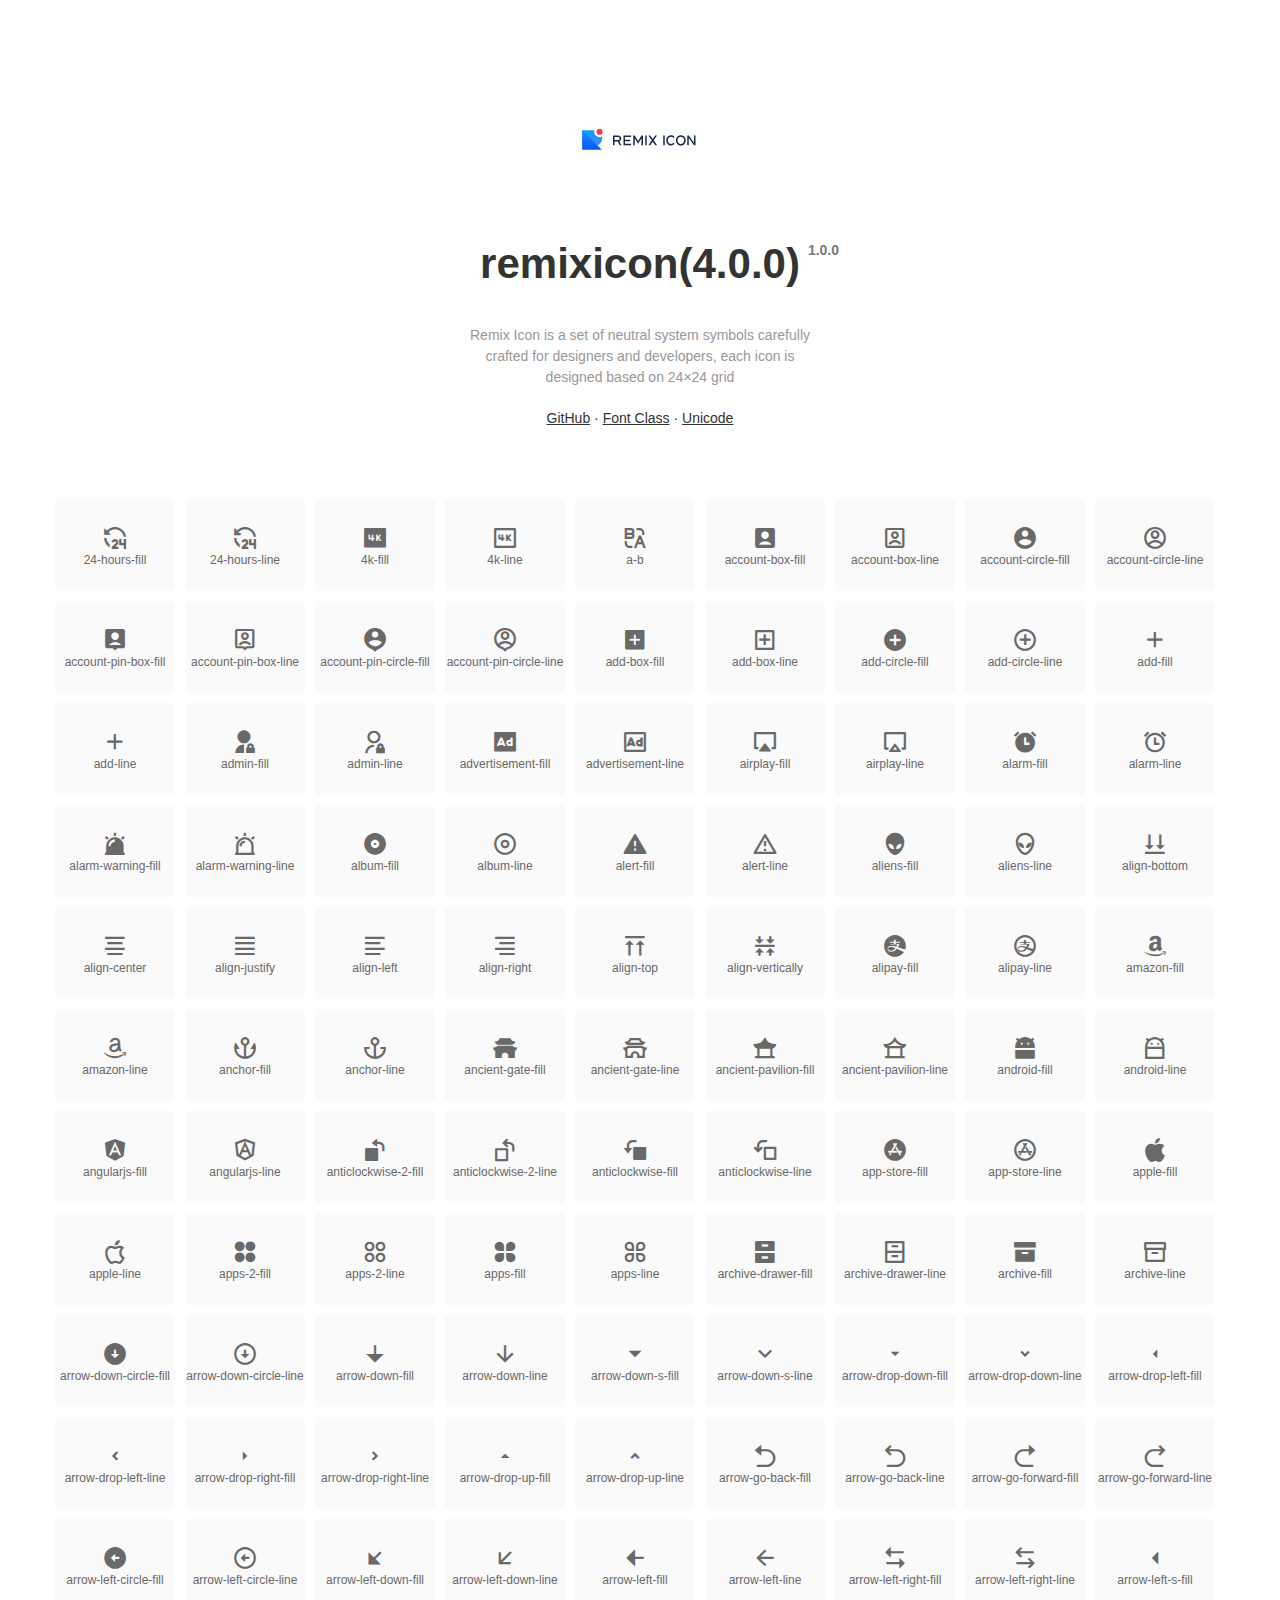
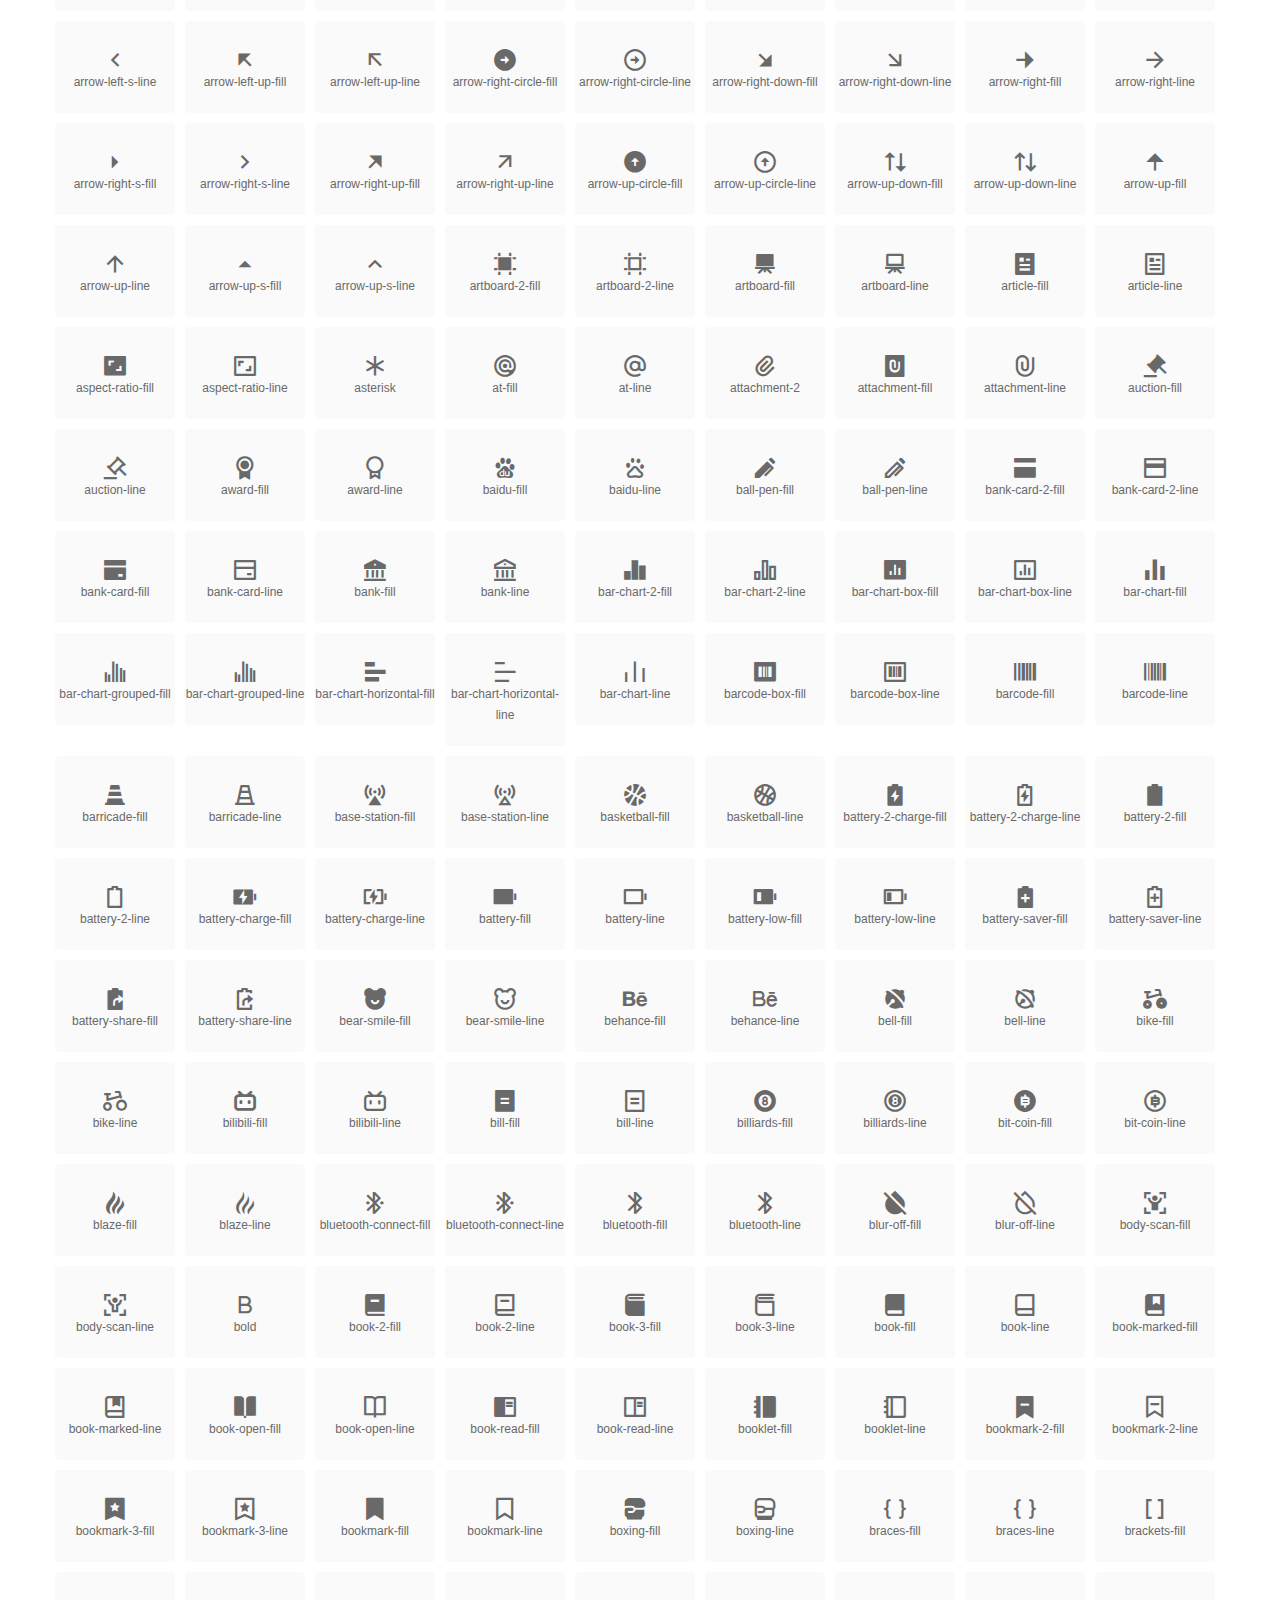
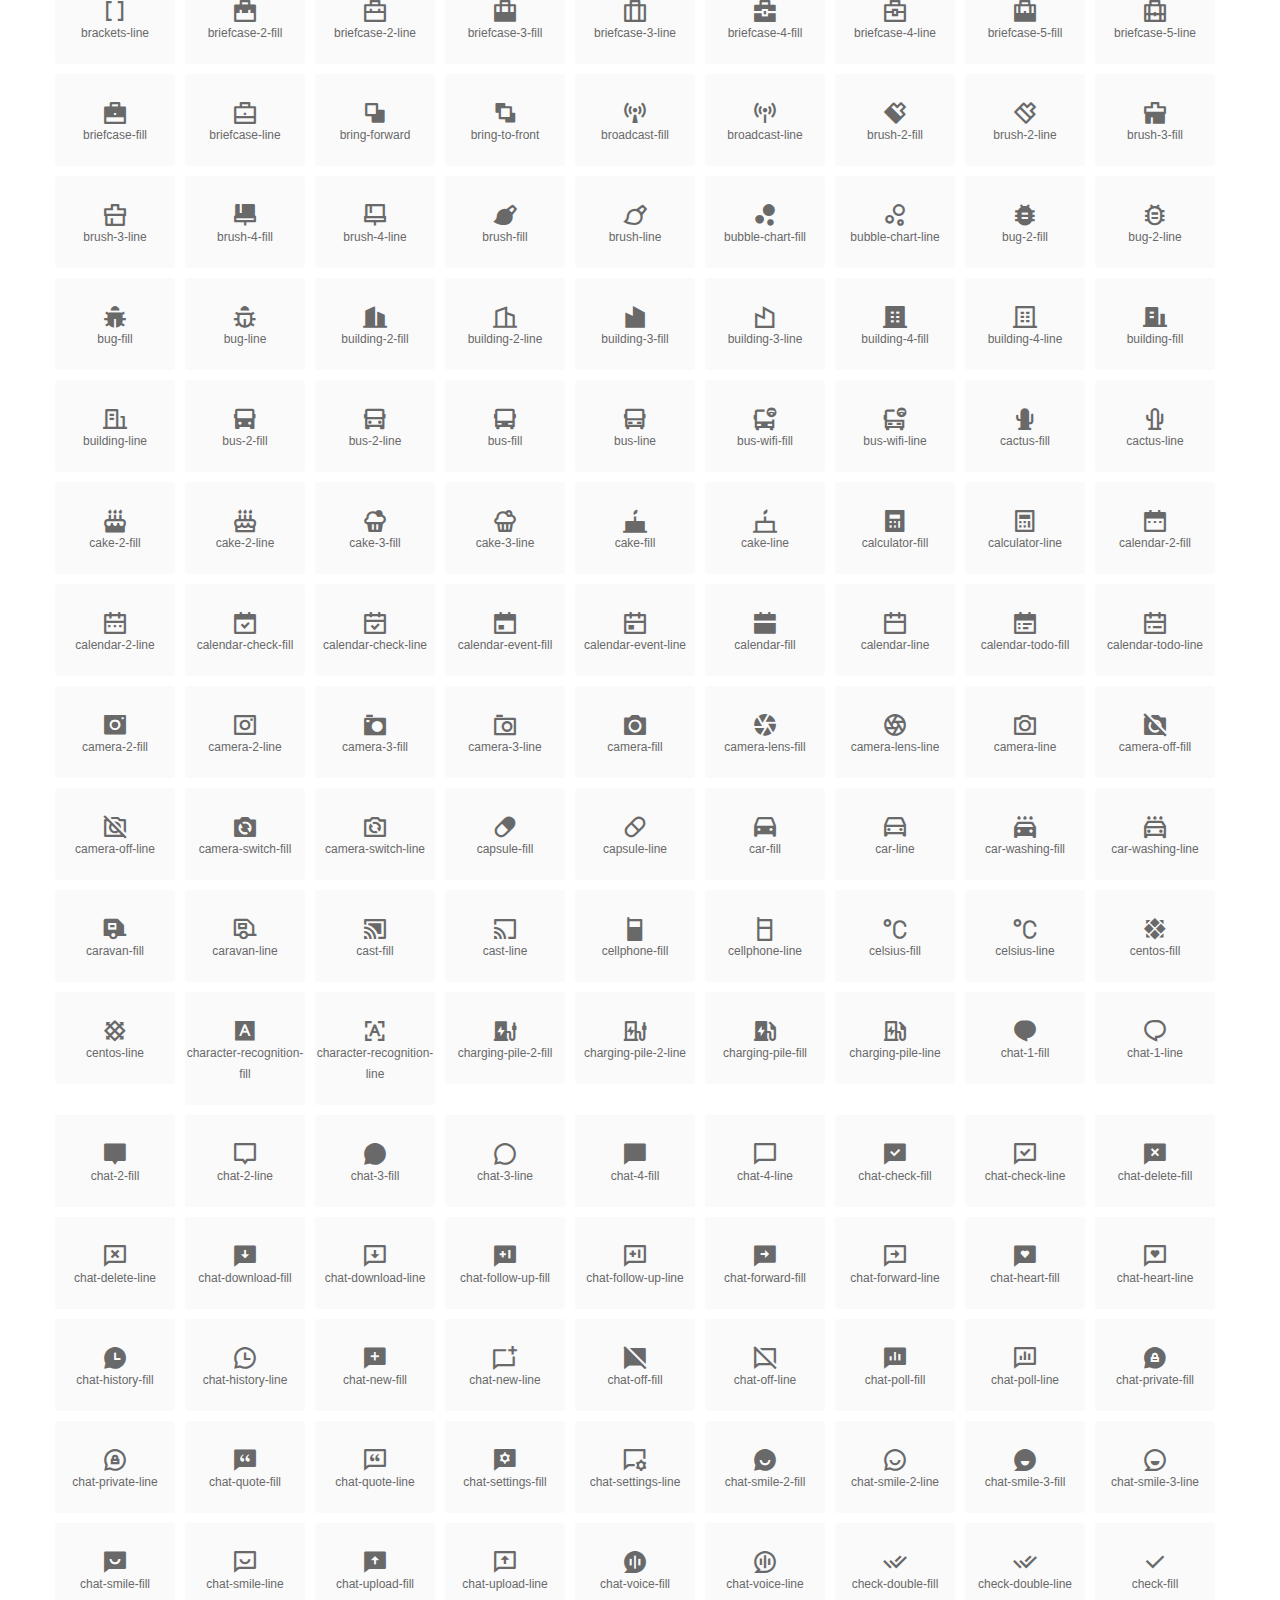
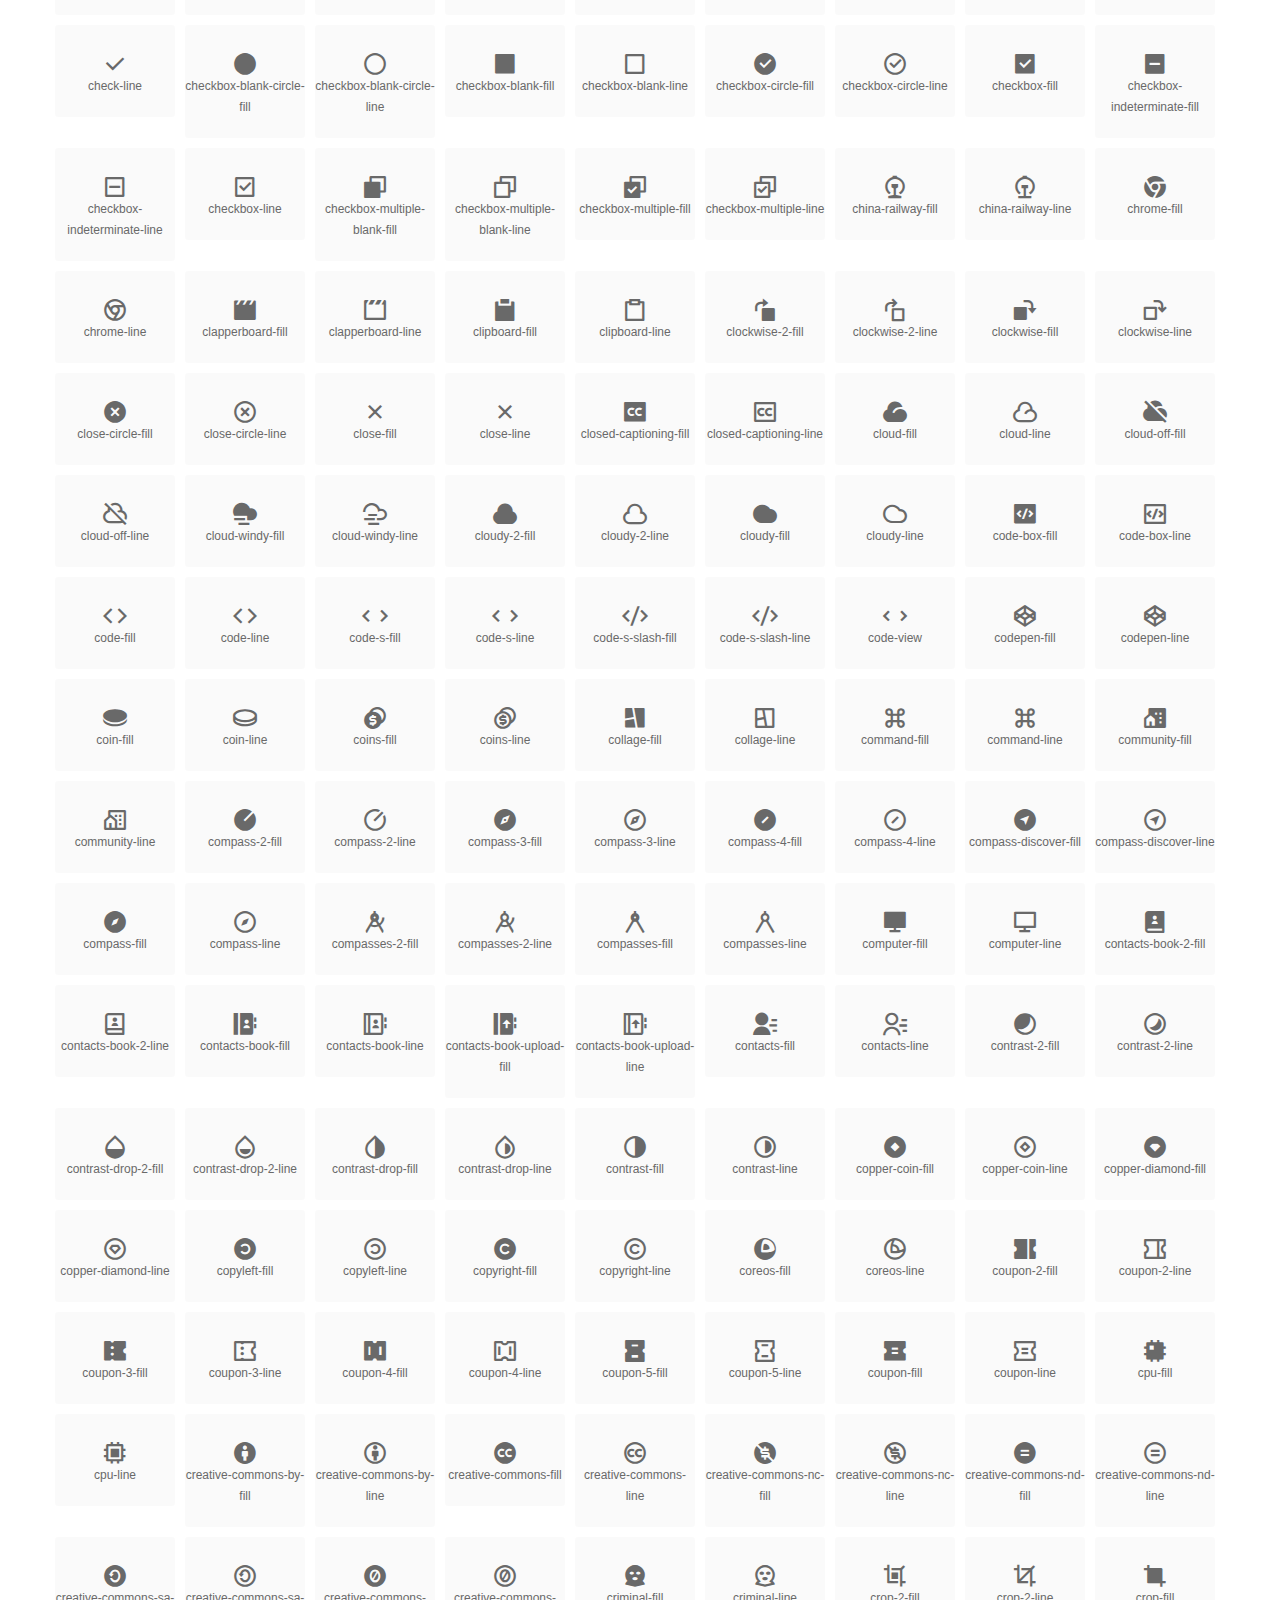
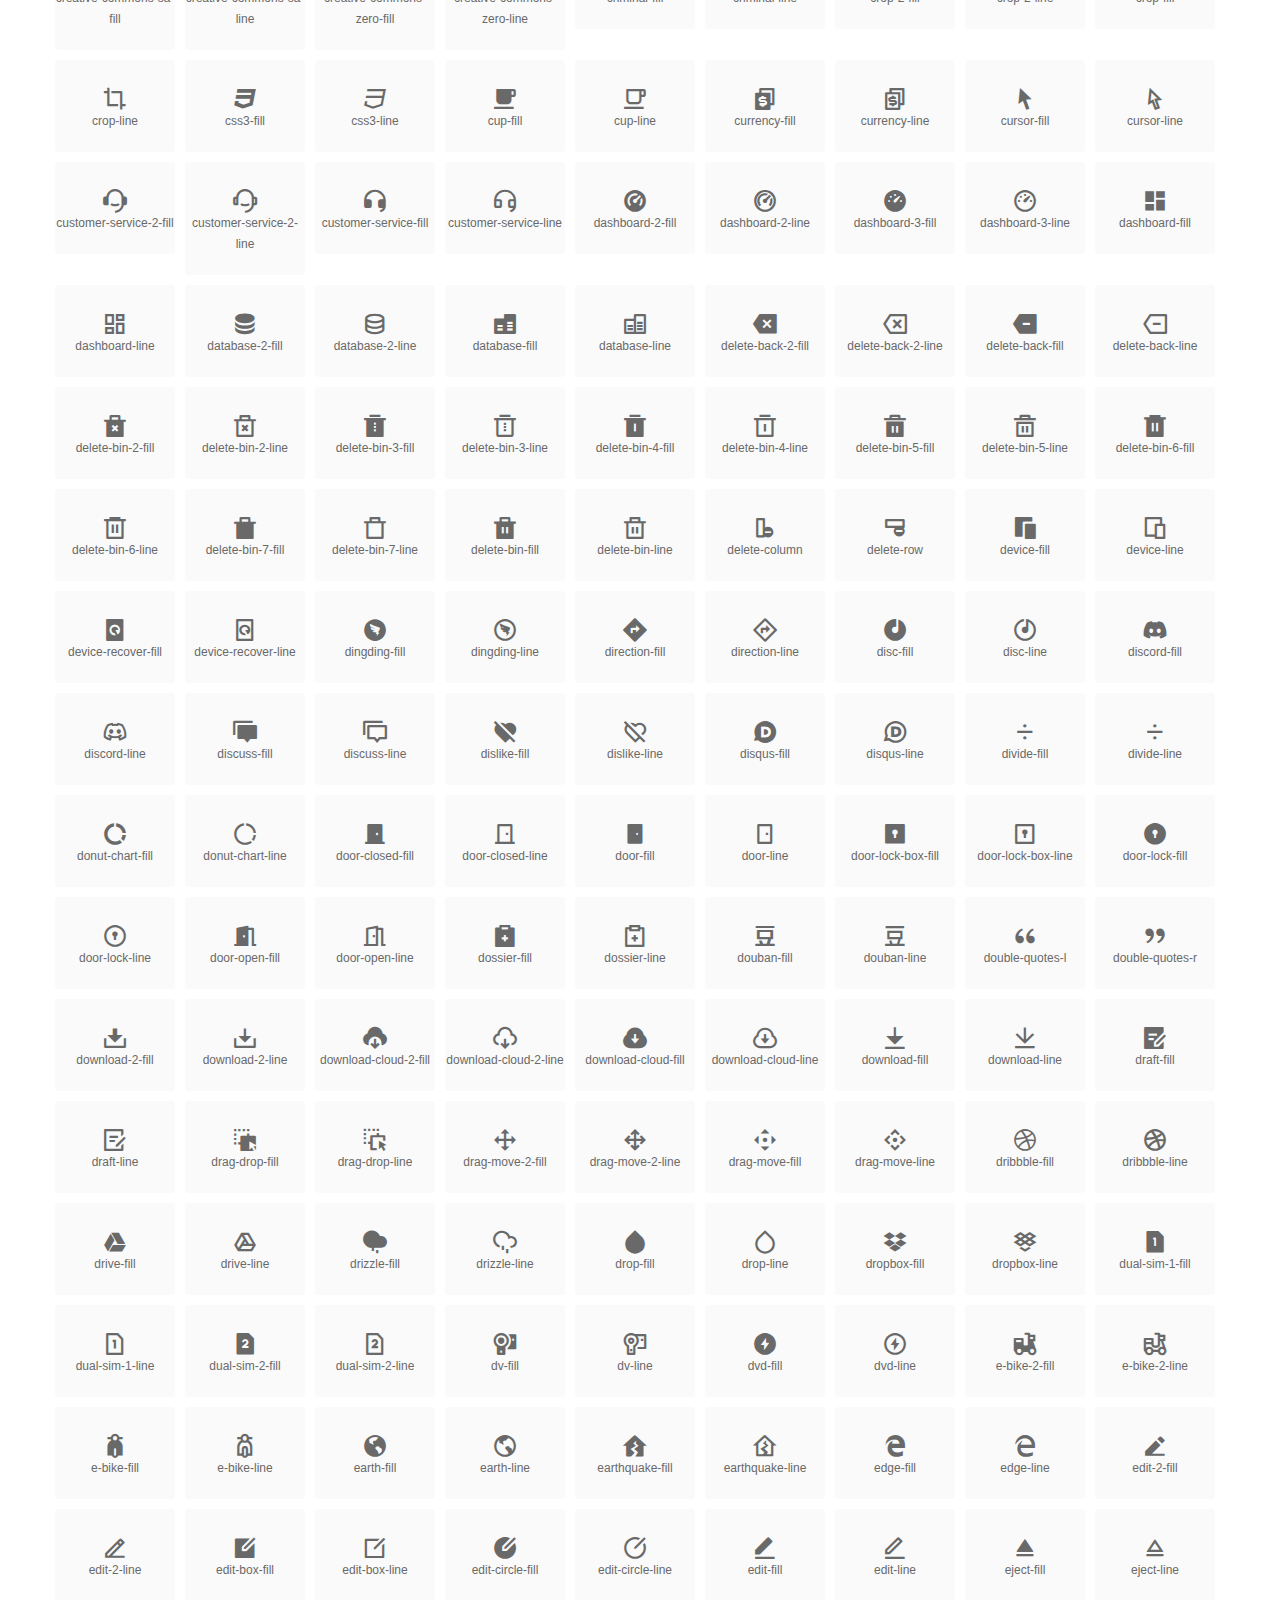
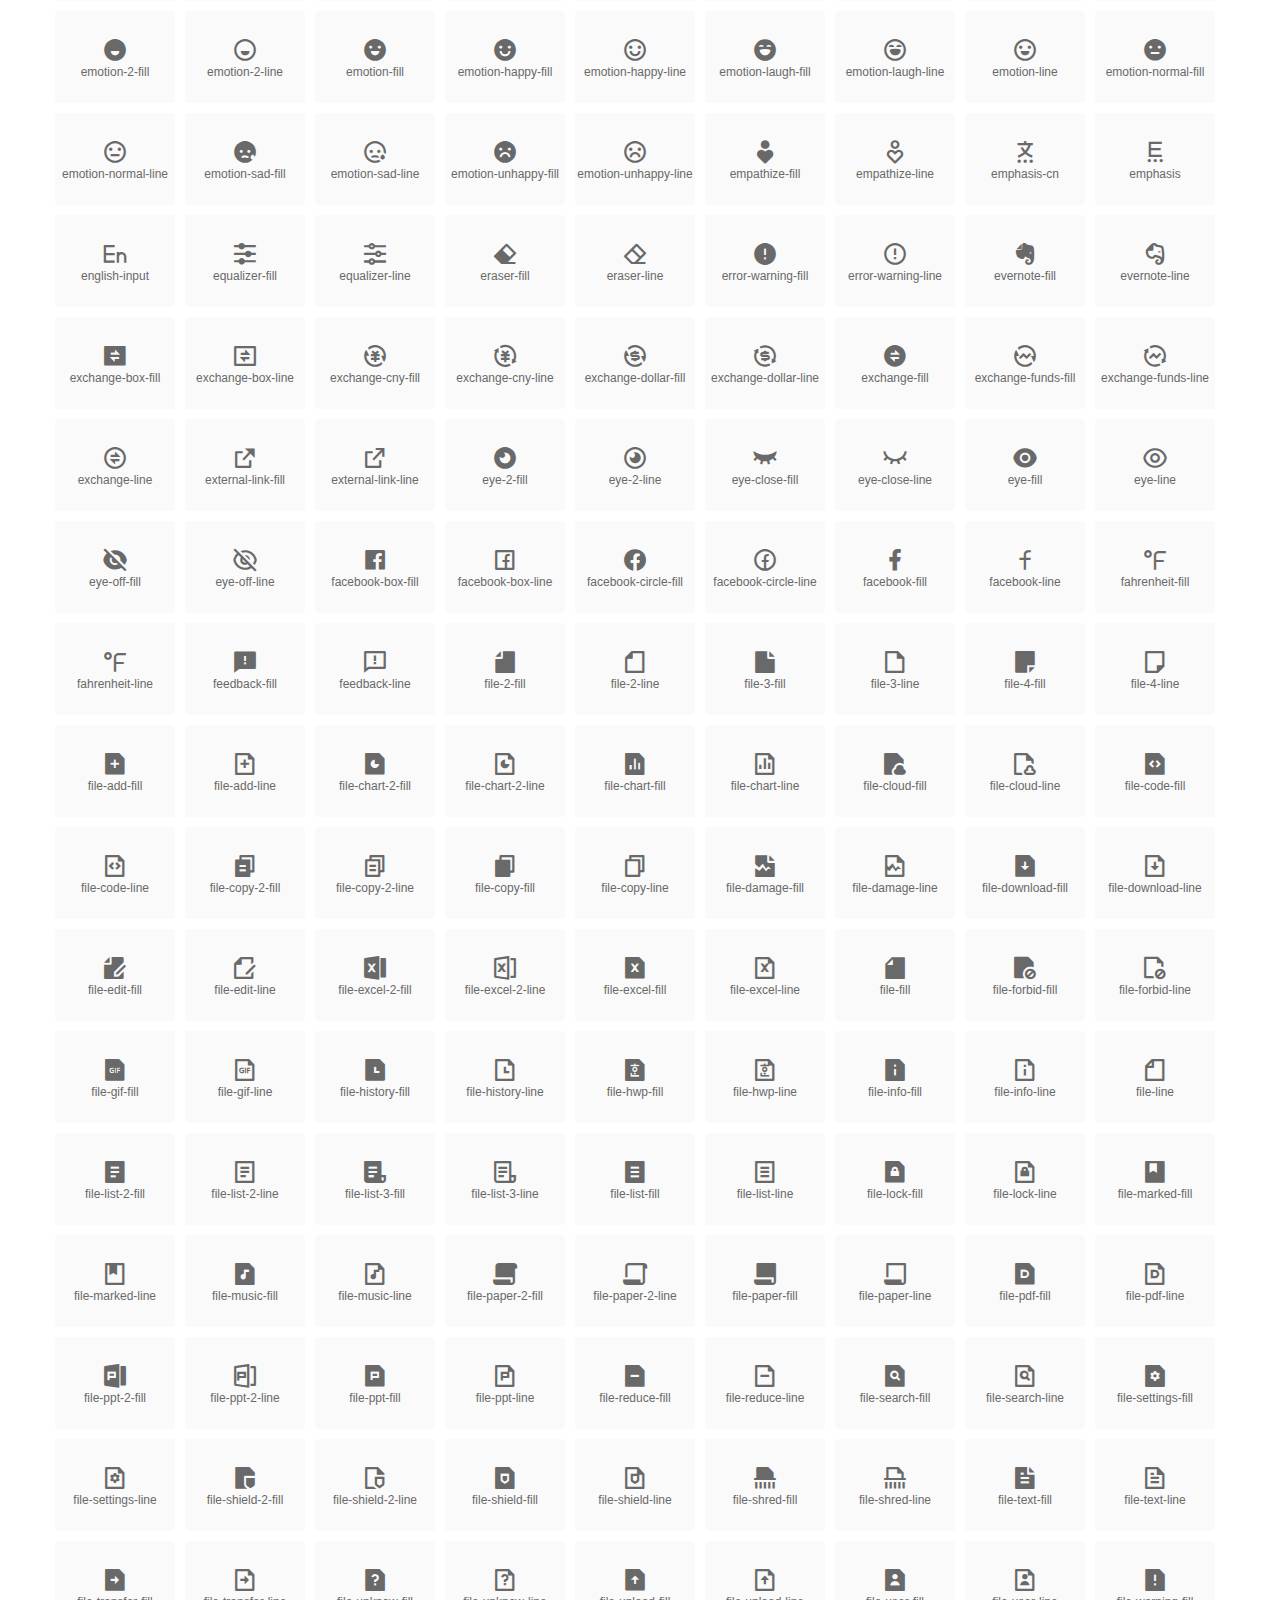
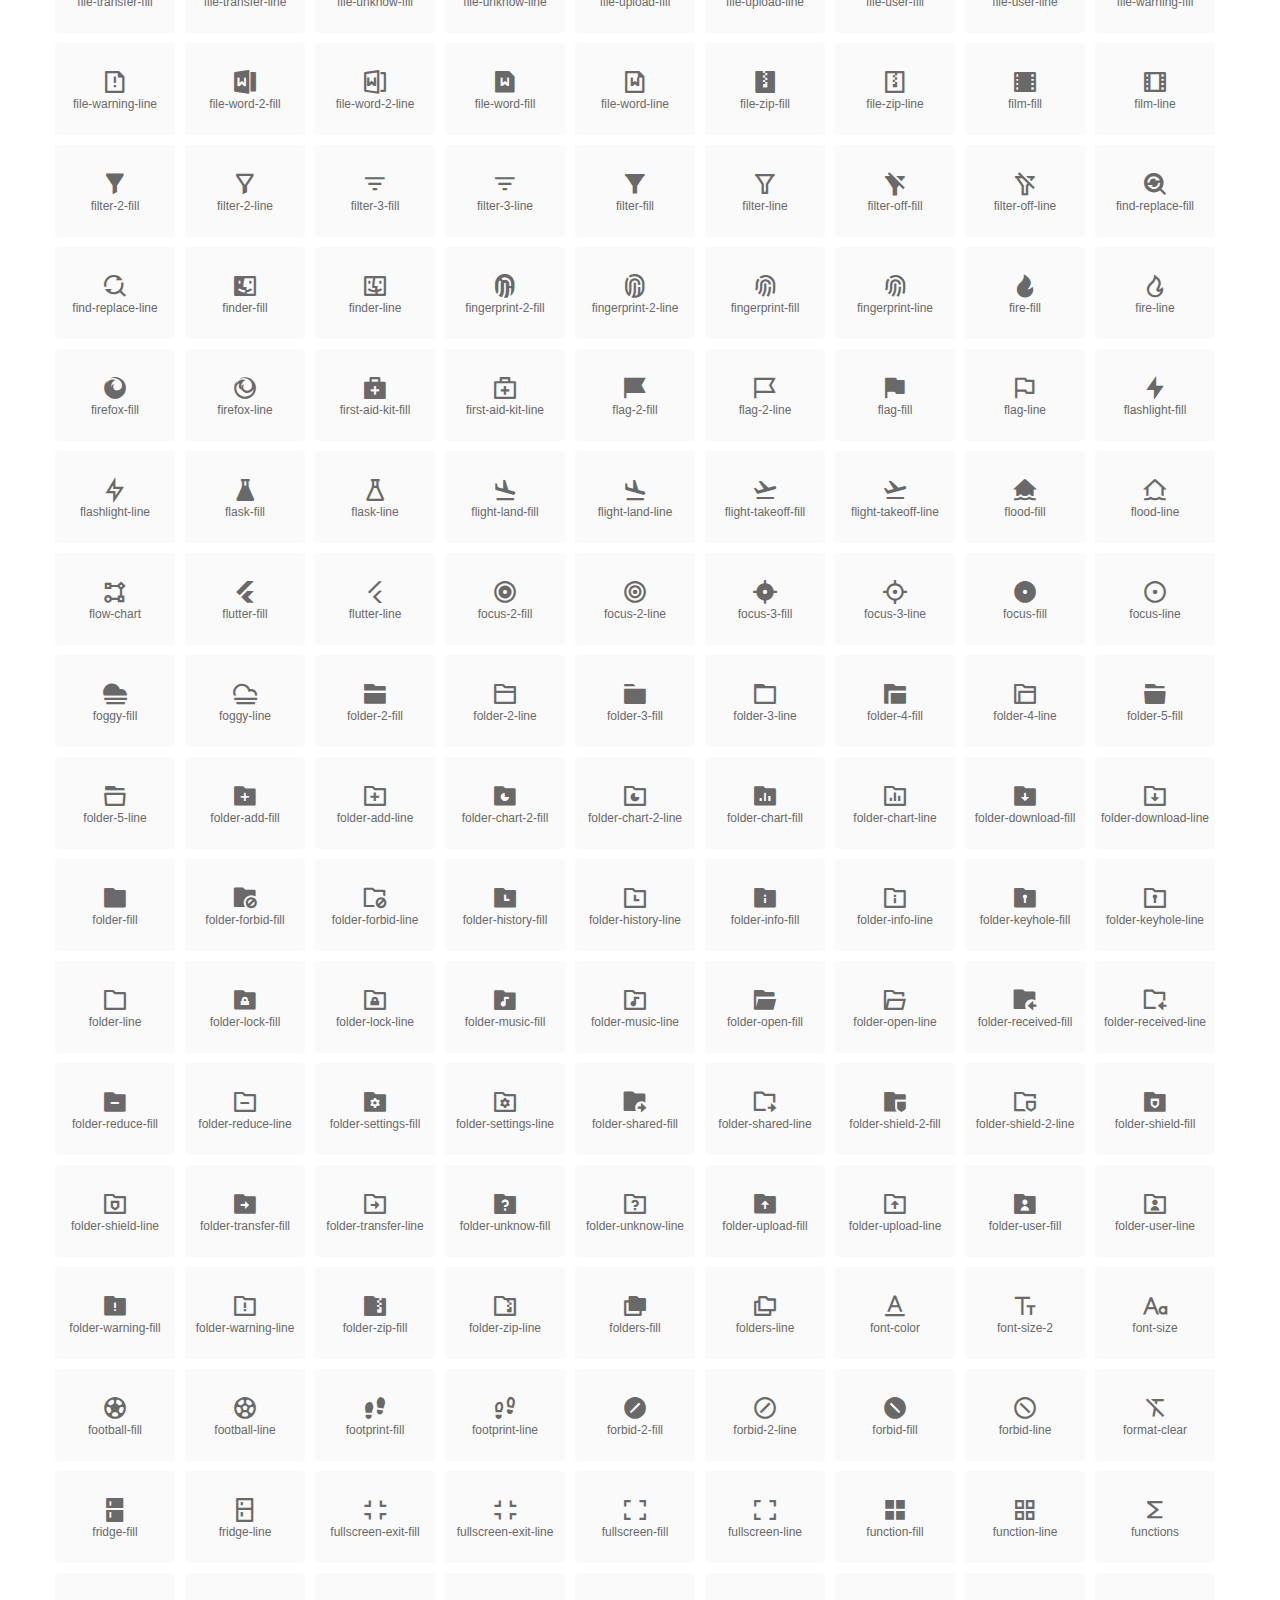
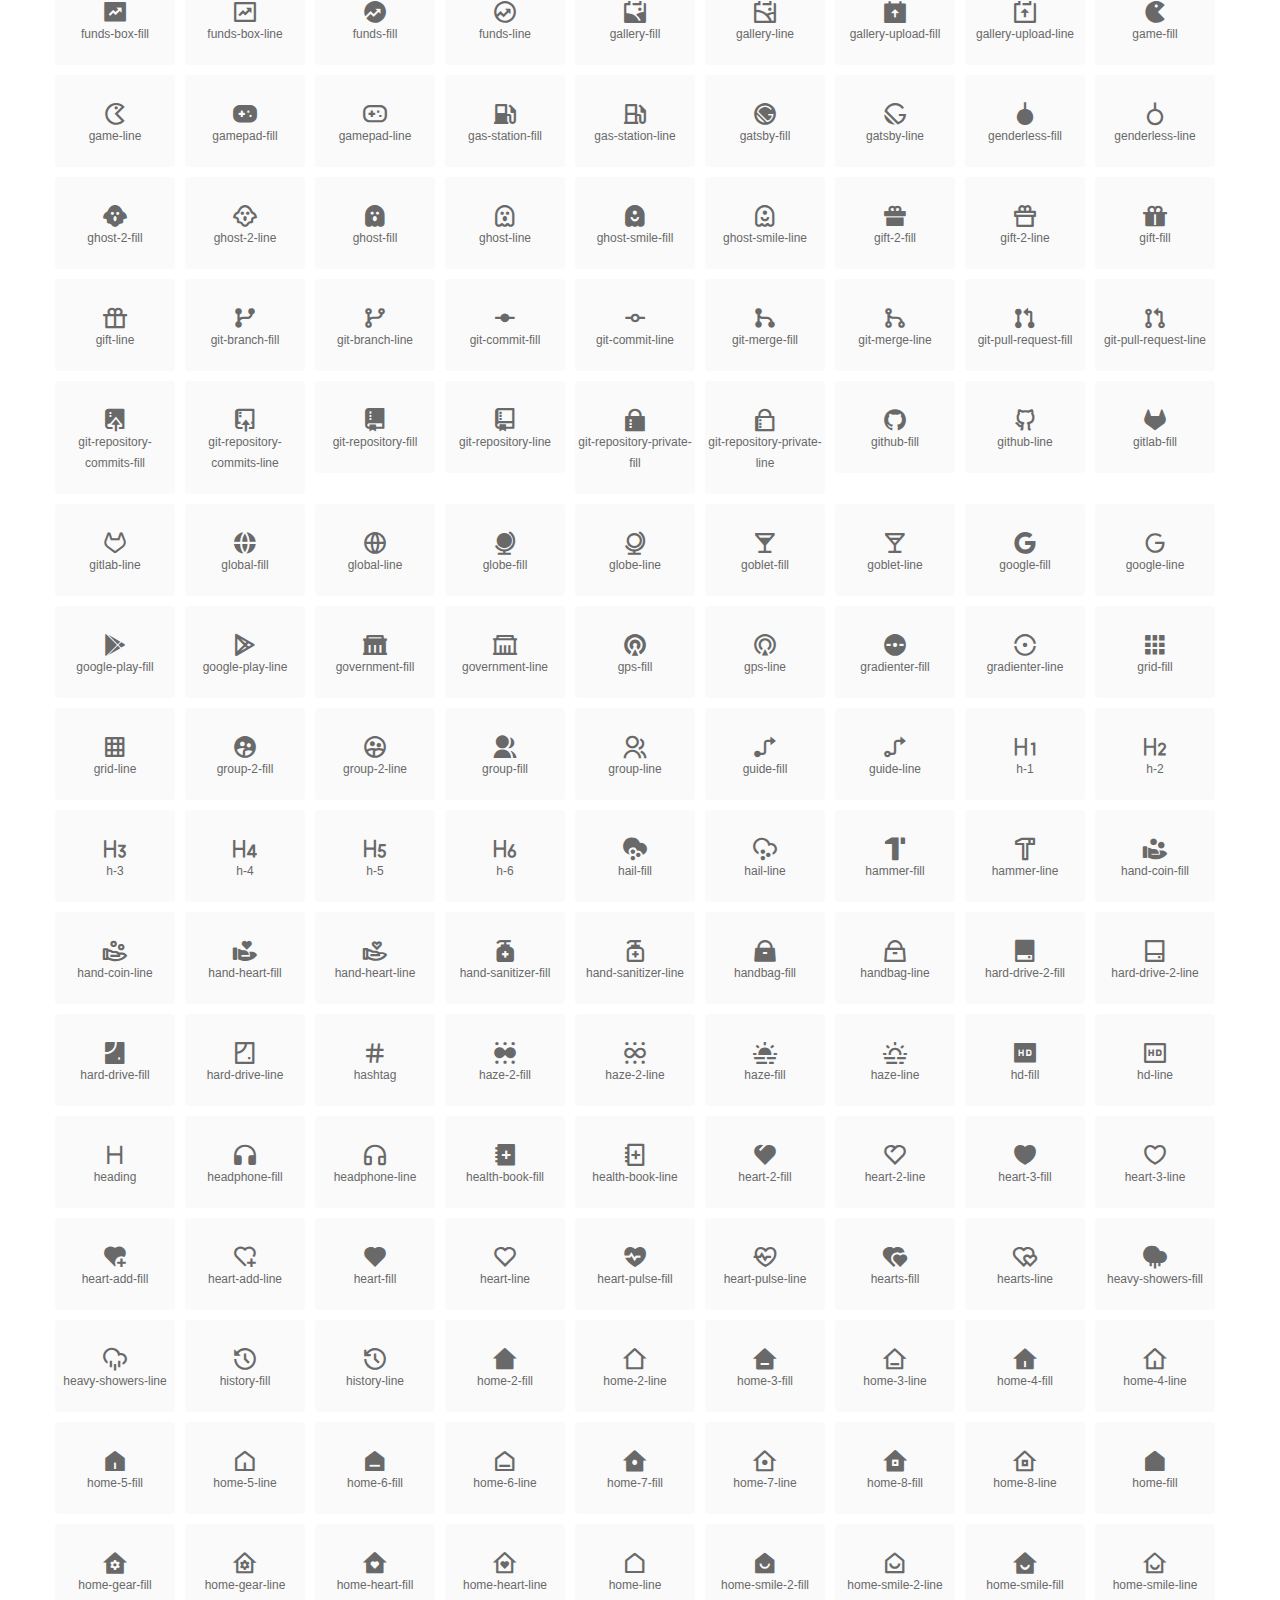
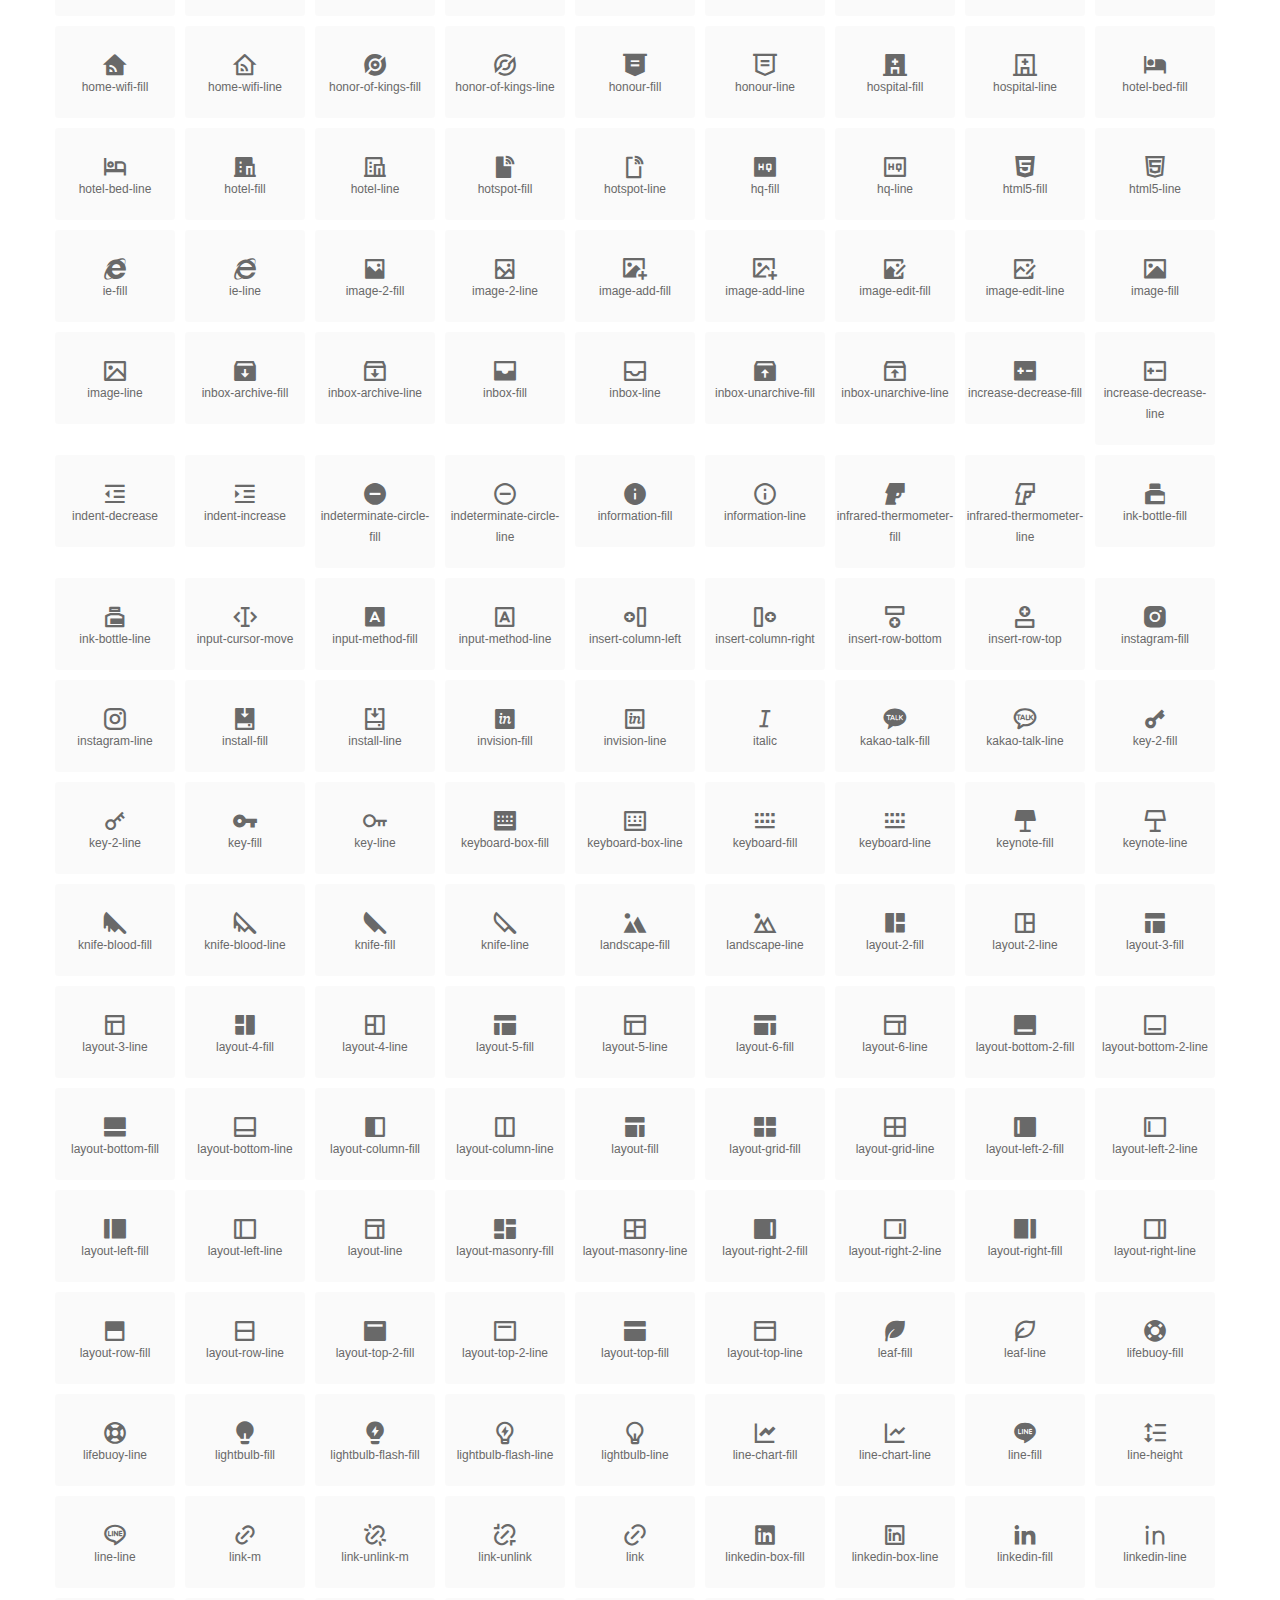
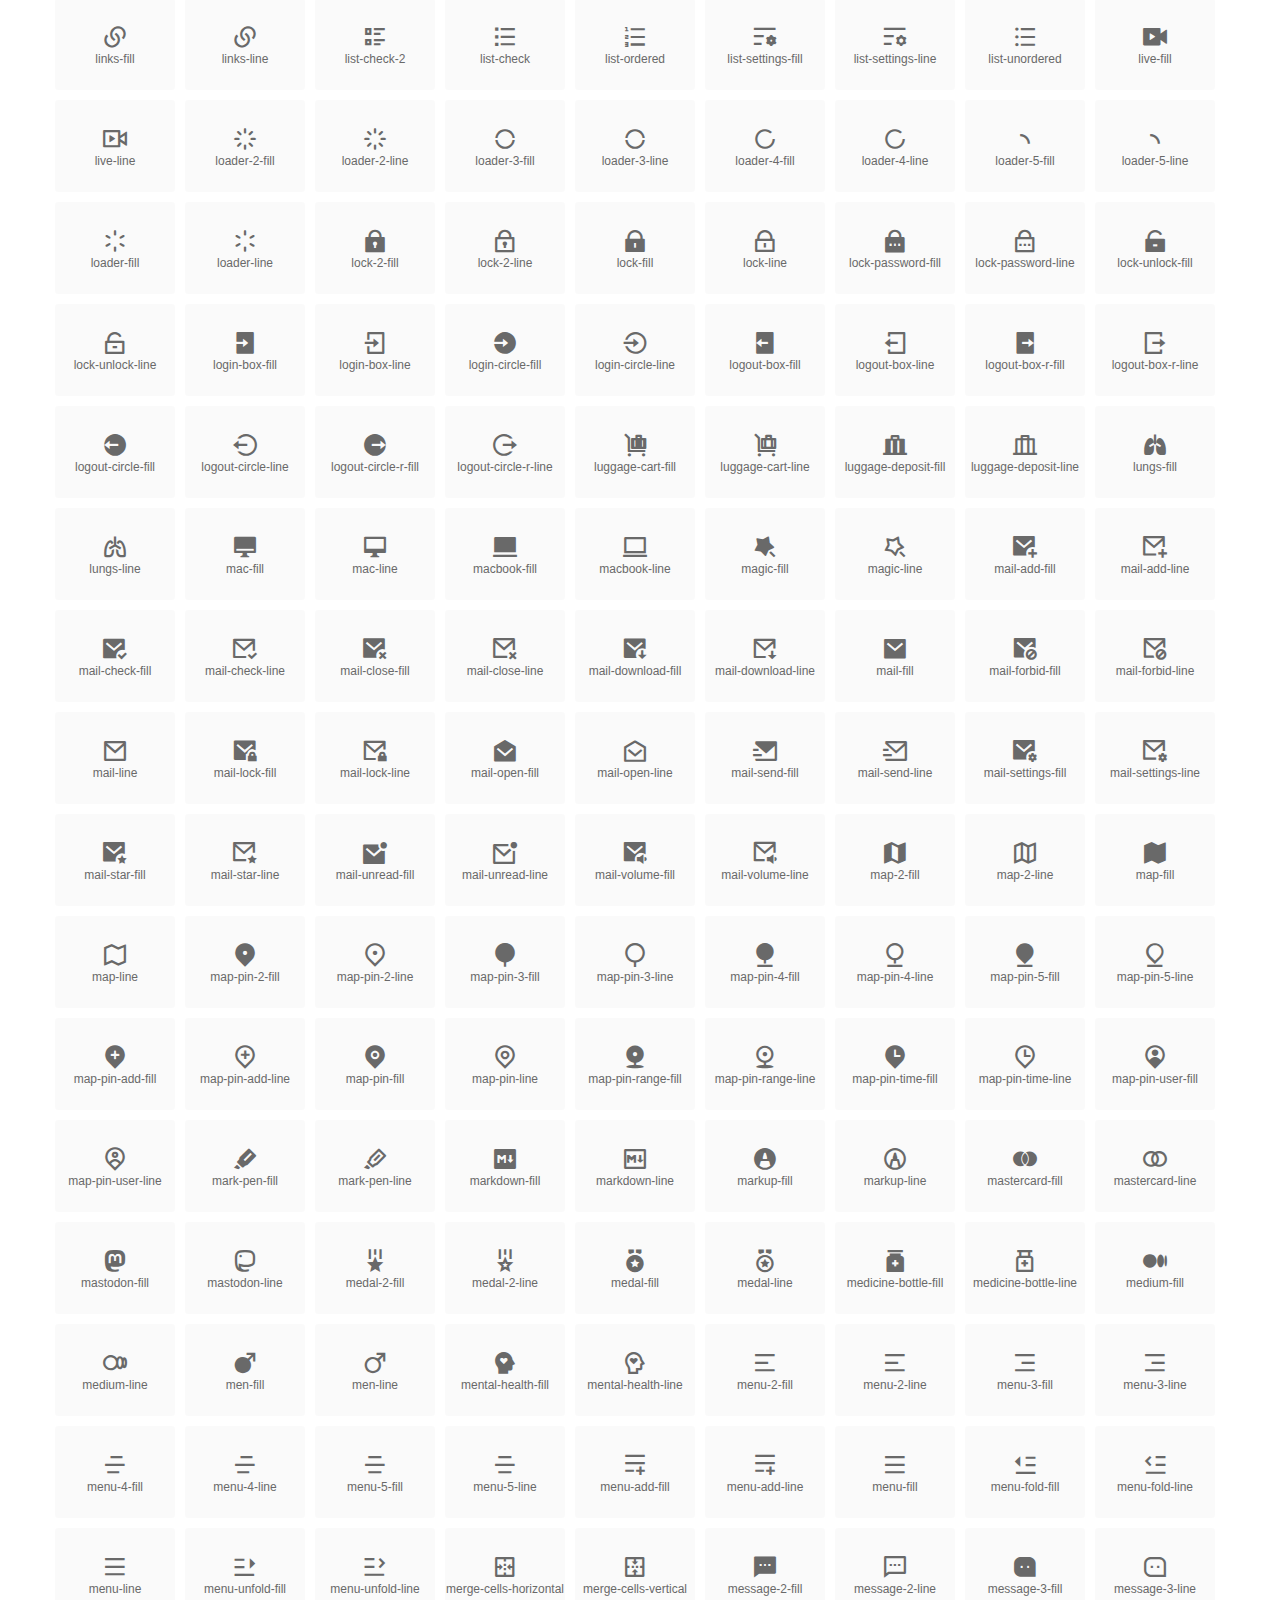
<file: document/CSS-EXTRA-PROJECT/font/remixicon/index.html>
<!DOCTYPE html>
<html lang="en">
<head>
  <meta charset="UTF-8">
  <title>remixicon(4.0.0)</title>
  <meta name="viewport" content="width=device-width,minimum-scale=1.0,maximum-scale=1.0,user-scalable=no">
   
  <meta name="description" content="Remix Icon is a set of neutral system symbols carefully crafted for designers and developers, each icon is designed based on 24×24 grid">
   
  <meta name="keywords" content="remixicon,TTF,EOT,WOFF,WOFF2,SVG">
  
  
  
  <link rel="stylesheet" href="remixicon.css" />
  
  <style>
    *{margin: 0;padding: 0;list-style: none;}
    body { color: #696969; font: 12px/1.5 tahoma, arial, \5b8b\4f53, sans-serif; }
    a { color: #333; text-decoration: underline; }
    a:hover { color: rgb(9, 73, 209); }
    .header { color: #333; text-align: center; padding: 80px 0 60px 0; min-height: 153px; font-size: 14px; }
    .header .logo svg { height: 120px; width: 120px; }
    .header h1 { font-size: 42px; padding: 26px 0 10px 0; }
    .header sup {font-size: 14px; margin: 8px 0 0 8px; position: absolute; color: #7b7b7b; }
    .info {
      color: #999;
      font-weight: normal;
      max-width: 346px;
      margin: 0 auto;
      padding: 20px 0;
      font-size: 14px;
    }

    .icons { max-width: 1190px; margin: 0 auto; }
    .icons ul { text-align: center; }
    .icons ul li {
      vertical-align: top;
      width: 120px;
      display: inline-block;
      text-align: center;
      background-color: rgba(0,0,0,.02);
      border-radius: 3px;
      padding: 29px 0 10px 0;
      margin-right: 10px;
      margin-top: 10px;
      transition: all 0.6s ease;
    }
    .icons ul li:hover { background-color: rgba(0,0,0,.06); }
    .icons ul li:hover span { color: #3c75e4; opacity: 1; }
    .icons ul li .unicode { color: #8c8c8c; opacity: 0.3; }
    .icons ul li h4 {
      font-weight: normal;
      padding: 10px 0 5px 0;
      display: block;
      color: #8c8c8c;
      font-size: 14px;
      line-height: 12px;
      opacity: 0.8;
    }
    .icons ul li:hover h4 { opacity: 1; }
    .icons ul li svg { width: 24px; height: 24px; }
    .icons ul li:hover { color: #3c75e4; }
    .footer { text-align: center; padding: 10px 0 90px 0; }
    .footer a { text-align: center; padding: 10px 0 90px 0; color: #696969;}
    .footer a:hover { color: #0949d1; }
    .links { text-align: center; padding: 50px 0 0 0; font-size: 14px; }
    
    .icons ul li.class-icon { font-size: 21px; line-height: 21px; padding-bottom: 20px; }
    .icons ul li.class-icon p{ font-size: 12px; }
    .icons ul li.class-icon [class^="ri-"]{ font-size: 26px; }
    
    
    
  </style>
  
</head>

<body>
  
  <div class="header">
    
    <div class="logo">
      <a href="./"><svg width="160" height="32" viewBox="0 0 160 32" fill="none" xmlns="http://www.w3.org/2000/svg">
<path d="M121.5 9.80005C123.33 9.80005 124.984 10.5797 126.165 11.8344L124.75 13.2496C123.929 12.3549 122.773 11.8 121.5 11.8C119.029 11.8 117 13.891 117 16.5C117 19.1091 119.029 21.2 121.5 21.2C122.773 21.2 123.929 20.6452 124.75 19.7505L126.165 21.1657C124.984 22.4204 123.33 23.2 121.5 23.2C117.91 23.2 115 20.2004 115 16.5C115 12.7997 117.91 9.80005 121.5 9.80005Z" fill="#1A2947"/>
<path d="M113 10V23H111V10H113Z" fill="#1A2947"/>
<path d="M154 23V9.99988H152L152 19.6019L144.997 9.99988L143 10.0039V23H145L145 13.3969L152 23H154Z" fill="#1A2947"/>
<path d="M68 10V12H60V15.5H67V17.5H60V21H68V23H58V10H68Z" fill="#1A2947"/>
<path d="M82 10L77.4999 17.201L73 10H71V23H73V13.775L77.4999 20.975L82 13.773V23H84V10H82Z" fill="#1A2947"/>
<path d="M89 10V23H87V10H89Z" fill="#1A2947"/>
<path d="M96.9999 14.7565L93.6689 9.99951H91.2279L95.7789 16.4995L91.2289 22.9995H93.6689L96.9999 18.2435L100.33 22.9995H102.772L98.2209 16.4995L102.773 9.99951H100.33L96.9999 14.7565Z" fill="#1A2947"/>
<path fill-rule="evenodd" clip-rule="evenodd" d="M141 16.5C141 12.7997 138.09 9.80005 134.5 9.80005C130.91 9.80005 128 12.7997 128 16.5C128 20.2004 130.91 23.2 134.5 23.2C138.09 23.2 141 20.2004 141 16.5ZM130 16.5C130 13.891 132.029 11.8 134.5 11.8C136.971 11.8 139 13.891 139 16.5C139 19.1091 136.971 21.2 134.5 21.2C132.029 21.2 130 19.1091 130 16.5Z" fill="#1A2947"/>
<path fill-rule="evenodd" clip-rule="evenodd" d="M51 10C53.2091 10 55 11.7909 55 14C55 15.7175 53.9176 17.1821 52.3977 17.749L55.1901 22.999H52.9251L50.267 18H46V23H44V10H51ZM46 11.999V15.999L51 16C52.1046 16 53 15.1046 53 14C53 12.8955 52.1 12 51 12L46 11.999Z" fill="#1A2947"/>
<path fill-rule="evenodd" clip-rule="evenodd" d="M19.2887 3.00389C19.1928 3.0013 19.0965 3 19 3H3V24H19C24.799 24 29.5 19.299 29.5 13.5C29.5 12.7108 29.4129 11.942 29.2479 11.2025C28.2772 11.7119 27.1722 12 26 12C22.134 12 19 8.86599 19 5C19 4.30645 19.1009 3.63646 19.2887 3.00389Z" fill="url(#paint0_linear_960_1054)"/>
<g filter="url(#filter0_b_960_1054)">
<path fill-rule="evenodd" clip-rule="evenodd" d="M3 3L29 29H3V3Z" fill="url(#paint1_linear_960_1054)"/>
</g>
<circle cx="26" cy="5" r="4" fill="url(#paint2_linear_960_1054)"/>
<defs>
<filter id="filter0_b_960_1054" x="-2.43656" y="-2.43656" width="36.8731" height="36.8731" filterUnits="userSpaceOnUse" color-interpolation-filters="sRGB">
<feFlood flood-opacity="0" result="BackgroundImageFix"/>
<feGaussianBlur in="BackgroundImage" stdDeviation="2.71828"/>
<feComposite in2="SourceAlpha" operator="in" result="effect1_backgroundBlur_960_1054"/>
<feBlend mode="normal" in="SourceGraphic" in2="effect1_backgroundBlur_960_1054" result="shape"/>
</filter>
<linearGradient id="paint0_linear_960_1054" x1="3" y1="3" x2="3" y2="24" gradientUnits="userSpaceOnUse">
<stop stop-color="#05A0FA"/>
<stop offset="1" stop-color="#4785FF"/>
</linearGradient>
<linearGradient id="paint1_linear_960_1054" x1="3" y1="3" x2="3" y2="29" gradientUnits="userSpaceOnUse">
<stop stop-color="#1A8CFF"/>
<stop offset="1" stop-color="#0557FA"/>
</linearGradient>
<linearGradient id="paint2_linear_960_1054" x1="22" y1="1" x2="22" y2="9" gradientUnits="userSpaceOnUse">
<stop stop-color="#FF463A"/>
<stop offset="1" stop-color="#FF1F5A"/>
</linearGradient>
</defs>
</svg>
</a>
    </div>
    
    <h1>remixicon(4.0.0)<sup>1.0.0</sup></h1>
    <div class="info">
      Remix Icon is a set of neutral system symbols carefully crafted for designers and developers, each icon is designed based on 24×24 grid
    </div>
    <p>
      
      <a href="https://github.com/Remix-Design/remixicon.git">GitHub</a> · 
      
      <a href="index.html">Font Class</a> · 
      
      <a href="unicode.html">Unicode</a>
      
    </p>
  </div>
  <div class="icons">
    <ul>
      <li class="class-icon"><i class="ri-24-hours-fill"></i><p class="name">24-hours-fill</p></li><li class="class-icon"><i class="ri-24-hours-line"></i><p class="name">24-hours-line</p></li><li class="class-icon"><i class="ri-4k-fill"></i><p class="name">4k-fill</p></li><li class="class-icon"><i class="ri-4k-line"></i><p class="name">4k-line</p></li><li class="class-icon"><i class="ri-a-b"></i><p class="name">a-b</p></li><li class="class-icon"><i class="ri-account-box-fill"></i><p class="name">account-box-fill</p></li><li class="class-icon"><i class="ri-account-box-line"></i><p class="name">account-box-line</p></li><li class="class-icon"><i class="ri-account-circle-fill"></i><p class="name">account-circle-fill</p></li><li class="class-icon"><i class="ri-account-circle-line"></i><p class="name">account-circle-line</p></li><li class="class-icon"><i class="ri-account-pin-box-fill"></i><p class="name">account-pin-box-fill</p></li><li class="class-icon"><i class="ri-account-pin-box-line"></i><p class="name">account-pin-box-line</p></li><li class="class-icon"><i class="ri-account-pin-circle-fill"></i><p class="name">account-pin-circle-fill</p></li><li class="class-icon"><i class="ri-account-pin-circle-line"></i><p class="name">account-pin-circle-line</p></li><li class="class-icon"><i class="ri-add-box-fill"></i><p class="name">add-box-fill</p></li><li class="class-icon"><i class="ri-add-box-line"></i><p class="name">add-box-line</p></li><li class="class-icon"><i class="ri-add-circle-fill"></i><p class="name">add-circle-fill</p></li><li class="class-icon"><i class="ri-add-circle-line"></i><p class="name">add-circle-line</p></li><li class="class-icon"><i class="ri-add-fill"></i><p class="name">add-fill</p></li><li class="class-icon"><i class="ri-add-line"></i><p class="name">add-line</p></li><li class="class-icon"><i class="ri-admin-fill"></i><p class="name">admin-fill</p></li><li class="class-icon"><i class="ri-admin-line"></i><p class="name">admin-line</p></li><li class="class-icon"><i class="ri-advertisement-fill"></i><p class="name">advertisement-fill</p></li><li class="class-icon"><i class="ri-advertisement-line"></i><p class="name">advertisement-line</p></li><li class="class-icon"><i class="ri-airplay-fill"></i><p class="name">airplay-fill</p></li><li class="class-icon"><i class="ri-airplay-line"></i><p class="name">airplay-line</p></li><li class="class-icon"><i class="ri-alarm-fill"></i><p class="name">alarm-fill</p></li><li class="class-icon"><i class="ri-alarm-line"></i><p class="name">alarm-line</p></li><li class="class-icon"><i class="ri-alarm-warning-fill"></i><p class="name">alarm-warning-fill</p></li><li class="class-icon"><i class="ri-alarm-warning-line"></i><p class="name">alarm-warning-line</p></li><li class="class-icon"><i class="ri-album-fill"></i><p class="name">album-fill</p></li><li class="class-icon"><i class="ri-album-line"></i><p class="name">album-line</p></li><li class="class-icon"><i class="ri-alert-fill"></i><p class="name">alert-fill</p></li><li class="class-icon"><i class="ri-alert-line"></i><p class="name">alert-line</p></li><li class="class-icon"><i class="ri-aliens-fill"></i><p class="name">aliens-fill</p></li><li class="class-icon"><i class="ri-aliens-line"></i><p class="name">aliens-line</p></li><li class="class-icon"><i class="ri-align-bottom"></i><p class="name">align-bottom</p></li><li class="class-icon"><i class="ri-align-center"></i><p class="name">align-center</p></li><li class="class-icon"><i class="ri-align-justify"></i><p class="name">align-justify</p></li><li class="class-icon"><i class="ri-align-left"></i><p class="name">align-left</p></li><li class="class-icon"><i class="ri-align-right"></i><p class="name">align-right</p></li><li class="class-icon"><i class="ri-align-top"></i><p class="name">align-top</p></li><li class="class-icon"><i class="ri-align-vertically"></i><p class="name">align-vertically</p></li><li class="class-icon"><i class="ri-alipay-fill"></i><p class="name">alipay-fill</p></li><li class="class-icon"><i class="ri-alipay-line"></i><p class="name">alipay-line</p></li><li class="class-icon"><i class="ri-amazon-fill"></i><p class="name">amazon-fill</p></li><li class="class-icon"><i class="ri-amazon-line"></i><p class="name">amazon-line</p></li><li class="class-icon"><i class="ri-anchor-fill"></i><p class="name">anchor-fill</p></li><li class="class-icon"><i class="ri-anchor-line"></i><p class="name">anchor-line</p></li><li class="class-icon"><i class="ri-ancient-gate-fill"></i><p class="name">ancient-gate-fill</p></li><li class="class-icon"><i class="ri-ancient-gate-line"></i><p class="name">ancient-gate-line</p></li><li class="class-icon"><i class="ri-ancient-pavilion-fill"></i><p class="name">ancient-pavilion-fill</p></li><li class="class-icon"><i class="ri-ancient-pavilion-line"></i><p class="name">ancient-pavilion-line</p></li><li class="class-icon"><i class="ri-android-fill"></i><p class="name">android-fill</p></li><li class="class-icon"><i class="ri-android-line"></i><p class="name">android-line</p></li><li class="class-icon"><i class="ri-angularjs-fill"></i><p class="name">angularjs-fill</p></li><li class="class-icon"><i class="ri-angularjs-line"></i><p class="name">angularjs-line</p></li><li class="class-icon"><i class="ri-anticlockwise-2-fill"></i><p class="name">anticlockwise-2-fill</p></li><li class="class-icon"><i class="ri-anticlockwise-2-line"></i><p class="name">anticlockwise-2-line</p></li><li class="class-icon"><i class="ri-anticlockwise-fill"></i><p class="name">anticlockwise-fill</p></li><li class="class-icon"><i class="ri-anticlockwise-line"></i><p class="name">anticlockwise-line</p></li><li class="class-icon"><i class="ri-app-store-fill"></i><p class="name">app-store-fill</p></li><li class="class-icon"><i class="ri-app-store-line"></i><p class="name">app-store-line</p></li><li class="class-icon"><i class="ri-apple-fill"></i><p class="name">apple-fill</p></li><li class="class-icon"><i class="ri-apple-line"></i><p class="name">apple-line</p></li><li class="class-icon"><i class="ri-apps-2-fill"></i><p class="name">apps-2-fill</p></li><li class="class-icon"><i class="ri-apps-2-line"></i><p class="name">apps-2-line</p></li><li class="class-icon"><i class="ri-apps-fill"></i><p class="name">apps-fill</p></li><li class="class-icon"><i class="ri-apps-line"></i><p class="name">apps-line</p></li><li class="class-icon"><i class="ri-archive-drawer-fill"></i><p class="name">archive-drawer-fill</p></li><li class="class-icon"><i class="ri-archive-drawer-line"></i><p class="name">archive-drawer-line</p></li><li class="class-icon"><i class="ri-archive-fill"></i><p class="name">archive-fill</p></li><li class="class-icon"><i class="ri-archive-line"></i><p class="name">archive-line</p></li><li class="class-icon"><i class="ri-arrow-down-circle-fill"></i><p class="name">arrow-down-circle-fill</p></li><li class="class-icon"><i class="ri-arrow-down-circle-line"></i><p class="name">arrow-down-circle-line</p></li><li class="class-icon"><i class="ri-arrow-down-fill"></i><p class="name">arrow-down-fill</p></li><li class="class-icon"><i class="ri-arrow-down-line"></i><p class="name">arrow-down-line</p></li><li class="class-icon"><i class="ri-arrow-down-s-fill"></i><p class="name">arrow-down-s-fill</p></li><li class="class-icon"><i class="ri-arrow-down-s-line"></i><p class="name">arrow-down-s-line</p></li><li class="class-icon"><i class="ri-arrow-drop-down-fill"></i><p class="name">arrow-drop-down-fill</p></li><li class="class-icon"><i class="ri-arrow-drop-down-line"></i><p class="name">arrow-drop-down-line</p></li><li class="class-icon"><i class="ri-arrow-drop-left-fill"></i><p class="name">arrow-drop-left-fill</p></li><li class="class-icon"><i class="ri-arrow-drop-left-line"></i><p class="name">arrow-drop-left-line</p></li><li class="class-icon"><i class="ri-arrow-drop-right-fill"></i><p class="name">arrow-drop-right-fill</p></li><li class="class-icon"><i class="ri-arrow-drop-right-line"></i><p class="name">arrow-drop-right-line</p></li><li class="class-icon"><i class="ri-arrow-drop-up-fill"></i><p class="name">arrow-drop-up-fill</p></li><li class="class-icon"><i class="ri-arrow-drop-up-line"></i><p class="name">arrow-drop-up-line</p></li><li class="class-icon"><i class="ri-arrow-go-back-fill"></i><p class="name">arrow-go-back-fill</p></li><li class="class-icon"><i class="ri-arrow-go-back-line"></i><p class="name">arrow-go-back-line</p></li><li class="class-icon"><i class="ri-arrow-go-forward-fill"></i><p class="name">arrow-go-forward-fill</p></li><li class="class-icon"><i class="ri-arrow-go-forward-line"></i><p class="name">arrow-go-forward-line</p></li><li class="class-icon"><i class="ri-arrow-left-circle-fill"></i><p class="name">arrow-left-circle-fill</p></li><li class="class-icon"><i class="ri-arrow-left-circle-line"></i><p class="name">arrow-left-circle-line</p></li><li class="class-icon"><i class="ri-arrow-left-down-fill"></i><p class="name">arrow-left-down-fill</p></li><li class="class-icon"><i class="ri-arrow-left-down-line"></i><p class="name">arrow-left-down-line</p></li><li class="class-icon"><i class="ri-arrow-left-fill"></i><p class="name">arrow-left-fill</p></li><li class="class-icon"><i class="ri-arrow-left-line"></i><p class="name">arrow-left-line</p></li><li class="class-icon"><i class="ri-arrow-left-right-fill"></i><p class="name">arrow-left-right-fill</p></li><li class="class-icon"><i class="ri-arrow-left-right-line"></i><p class="name">arrow-left-right-line</p></li><li class="class-icon"><i class="ri-arrow-left-s-fill"></i><p class="name">arrow-left-s-fill</p></li><li class="class-icon"><i class="ri-arrow-left-s-line"></i><p class="name">arrow-left-s-line</p></li><li class="class-icon"><i class="ri-arrow-left-up-fill"></i><p class="name">arrow-left-up-fill</p></li><li class="class-icon"><i class="ri-arrow-left-up-line"></i><p class="name">arrow-left-up-line</p></li><li class="class-icon"><i class="ri-arrow-right-circle-fill"></i><p class="name">arrow-right-circle-fill</p></li><li class="class-icon"><i class="ri-arrow-right-circle-line"></i><p class="name">arrow-right-circle-line</p></li><li class="class-icon"><i class="ri-arrow-right-down-fill"></i><p class="name">arrow-right-down-fill</p></li><li class="class-icon"><i class="ri-arrow-right-down-line"></i><p class="name">arrow-right-down-line</p></li><li class="class-icon"><i class="ri-arrow-right-fill"></i><p class="name">arrow-right-fill</p></li><li class="class-icon"><i class="ri-arrow-right-line"></i><p class="name">arrow-right-line</p></li><li class="class-icon"><i class="ri-arrow-right-s-fill"></i><p class="name">arrow-right-s-fill</p></li><li class="class-icon"><i class="ri-arrow-right-s-line"></i><p class="name">arrow-right-s-line</p></li><li class="class-icon"><i class="ri-arrow-right-up-fill"></i><p class="name">arrow-right-up-fill</p></li><li class="class-icon"><i class="ri-arrow-right-up-line"></i><p class="name">arrow-right-up-line</p></li><li class="class-icon"><i class="ri-arrow-up-circle-fill"></i><p class="name">arrow-up-circle-fill</p></li><li class="class-icon"><i class="ri-arrow-up-circle-line"></i><p class="name">arrow-up-circle-line</p></li><li class="class-icon"><i class="ri-arrow-up-down-fill"></i><p class="name">arrow-up-down-fill</p></li><li class="class-icon"><i class="ri-arrow-up-down-line"></i><p class="name">arrow-up-down-line</p></li><li class="class-icon"><i class="ri-arrow-up-fill"></i><p class="name">arrow-up-fill</p></li><li class="class-icon"><i class="ri-arrow-up-line"></i><p class="name">arrow-up-line</p></li><li class="class-icon"><i class="ri-arrow-up-s-fill"></i><p class="name">arrow-up-s-fill</p></li><li class="class-icon"><i class="ri-arrow-up-s-line"></i><p class="name">arrow-up-s-line</p></li><li class="class-icon"><i class="ri-artboard-2-fill"></i><p class="name">artboard-2-fill</p></li><li class="class-icon"><i class="ri-artboard-2-line"></i><p class="name">artboard-2-line</p></li><li class="class-icon"><i class="ri-artboard-fill"></i><p class="name">artboard-fill</p></li><li class="class-icon"><i class="ri-artboard-line"></i><p class="name">artboard-line</p></li><li class="class-icon"><i class="ri-article-fill"></i><p class="name">article-fill</p></li><li class="class-icon"><i class="ri-article-line"></i><p class="name">article-line</p></li><li class="class-icon"><i class="ri-aspect-ratio-fill"></i><p class="name">aspect-ratio-fill</p></li><li class="class-icon"><i class="ri-aspect-ratio-line"></i><p class="name">aspect-ratio-line</p></li><li class="class-icon"><i class="ri-asterisk"></i><p class="name">asterisk</p></li><li class="class-icon"><i class="ri-at-fill"></i><p class="name">at-fill</p></li><li class="class-icon"><i class="ri-at-line"></i><p class="name">at-line</p></li><li class="class-icon"><i class="ri-attachment-2"></i><p class="name">attachment-2</p></li><li class="class-icon"><i class="ri-attachment-fill"></i><p class="name">attachment-fill</p></li><li class="class-icon"><i class="ri-attachment-line"></i><p class="name">attachment-line</p></li><li class="class-icon"><i class="ri-auction-fill"></i><p class="name">auction-fill</p></li><li class="class-icon"><i class="ri-auction-line"></i><p class="name">auction-line</p></li><li class="class-icon"><i class="ri-award-fill"></i><p class="name">award-fill</p></li><li class="class-icon"><i class="ri-award-line"></i><p class="name">award-line</p></li><li class="class-icon"><i class="ri-baidu-fill"></i><p class="name">baidu-fill</p></li><li class="class-icon"><i class="ri-baidu-line"></i><p class="name">baidu-line</p></li><li class="class-icon"><i class="ri-ball-pen-fill"></i><p class="name">ball-pen-fill</p></li><li class="class-icon"><i class="ri-ball-pen-line"></i><p class="name">ball-pen-line</p></li><li class="class-icon"><i class="ri-bank-card-2-fill"></i><p class="name">bank-card-2-fill</p></li><li class="class-icon"><i class="ri-bank-card-2-line"></i><p class="name">bank-card-2-line</p></li><li class="class-icon"><i class="ri-bank-card-fill"></i><p class="name">bank-card-fill</p></li><li class="class-icon"><i class="ri-bank-card-line"></i><p class="name">bank-card-line</p></li><li class="class-icon"><i class="ri-bank-fill"></i><p class="name">bank-fill</p></li><li class="class-icon"><i class="ri-bank-line"></i><p class="name">bank-line</p></li><li class="class-icon"><i class="ri-bar-chart-2-fill"></i><p class="name">bar-chart-2-fill</p></li><li class="class-icon"><i class="ri-bar-chart-2-line"></i><p class="name">bar-chart-2-line</p></li><li class="class-icon"><i class="ri-bar-chart-box-fill"></i><p class="name">bar-chart-box-fill</p></li><li class="class-icon"><i class="ri-bar-chart-box-line"></i><p class="name">bar-chart-box-line</p></li><li class="class-icon"><i class="ri-bar-chart-fill"></i><p class="name">bar-chart-fill</p></li><li class="class-icon"><i class="ri-bar-chart-grouped-fill"></i><p class="name">bar-chart-grouped-fill</p></li><li class="class-icon"><i class="ri-bar-chart-grouped-line"></i><p class="name">bar-chart-grouped-line</p></li><li class="class-icon"><i class="ri-bar-chart-horizontal-fill"></i><p class="name">bar-chart-horizontal-fill</p></li><li class="class-icon"><i class="ri-bar-chart-horizontal-line"></i><p class="name">bar-chart-horizontal-line</p></li><li class="class-icon"><i class="ri-bar-chart-line"></i><p class="name">bar-chart-line</p></li><li class="class-icon"><i class="ri-barcode-box-fill"></i><p class="name">barcode-box-fill</p></li><li class="class-icon"><i class="ri-barcode-box-line"></i><p class="name">barcode-box-line</p></li><li class="class-icon"><i class="ri-barcode-fill"></i><p class="name">barcode-fill</p></li><li class="class-icon"><i class="ri-barcode-line"></i><p class="name">barcode-line</p></li><li class="class-icon"><i class="ri-barricade-fill"></i><p class="name">barricade-fill</p></li><li class="class-icon"><i class="ri-barricade-line"></i><p class="name">barricade-line</p></li><li class="class-icon"><i class="ri-base-station-fill"></i><p class="name">base-station-fill</p></li><li class="class-icon"><i class="ri-base-station-line"></i><p class="name">base-station-line</p></li><li class="class-icon"><i class="ri-basketball-fill"></i><p class="name">basketball-fill</p></li><li class="class-icon"><i class="ri-basketball-line"></i><p class="name">basketball-line</p></li><li class="class-icon"><i class="ri-battery-2-charge-fill"></i><p class="name">battery-2-charge-fill</p></li><li class="class-icon"><i class="ri-battery-2-charge-line"></i><p class="name">battery-2-charge-line</p></li><li class="class-icon"><i class="ri-battery-2-fill"></i><p class="name">battery-2-fill</p></li><li class="class-icon"><i class="ri-battery-2-line"></i><p class="name">battery-2-line</p></li><li class="class-icon"><i class="ri-battery-charge-fill"></i><p class="name">battery-charge-fill</p></li><li class="class-icon"><i class="ri-battery-charge-line"></i><p class="name">battery-charge-line</p></li><li class="class-icon"><i class="ri-battery-fill"></i><p class="name">battery-fill</p></li><li class="class-icon"><i class="ri-battery-line"></i><p class="name">battery-line</p></li><li class="class-icon"><i class="ri-battery-low-fill"></i><p class="name">battery-low-fill</p></li><li class="class-icon"><i class="ri-battery-low-line"></i><p class="name">battery-low-line</p></li><li class="class-icon"><i class="ri-battery-saver-fill"></i><p class="name">battery-saver-fill</p></li><li class="class-icon"><i class="ri-battery-saver-line"></i><p class="name">battery-saver-line</p></li><li class="class-icon"><i class="ri-battery-share-fill"></i><p class="name">battery-share-fill</p></li><li class="class-icon"><i class="ri-battery-share-line"></i><p class="name">battery-share-line</p></li><li class="class-icon"><i class="ri-bear-smile-fill"></i><p class="name">bear-smile-fill</p></li><li class="class-icon"><i class="ri-bear-smile-line"></i><p class="name">bear-smile-line</p></li><li class="class-icon"><i class="ri-behance-fill"></i><p class="name">behance-fill</p></li><li class="class-icon"><i class="ri-behance-line"></i><p class="name">behance-line</p></li><li class="class-icon"><i class="ri-bell-fill"></i><p class="name">bell-fill</p></li><li class="class-icon"><i class="ri-bell-line"></i><p class="name">bell-line</p></li><li class="class-icon"><i class="ri-bike-fill"></i><p class="name">bike-fill</p></li><li class="class-icon"><i class="ri-bike-line"></i><p class="name">bike-line</p></li><li class="class-icon"><i class="ri-bilibili-fill"></i><p class="name">bilibili-fill</p></li><li class="class-icon"><i class="ri-bilibili-line"></i><p class="name">bilibili-line</p></li><li class="class-icon"><i class="ri-bill-fill"></i><p class="name">bill-fill</p></li><li class="class-icon"><i class="ri-bill-line"></i><p class="name">bill-line</p></li><li class="class-icon"><i class="ri-billiards-fill"></i><p class="name">billiards-fill</p></li><li class="class-icon"><i class="ri-billiards-line"></i><p class="name">billiards-line</p></li><li class="class-icon"><i class="ri-bit-coin-fill"></i><p class="name">bit-coin-fill</p></li><li class="class-icon"><i class="ri-bit-coin-line"></i><p class="name">bit-coin-line</p></li><li class="class-icon"><i class="ri-blaze-fill"></i><p class="name">blaze-fill</p></li><li class="class-icon"><i class="ri-blaze-line"></i><p class="name">blaze-line</p></li><li class="class-icon"><i class="ri-bluetooth-connect-fill"></i><p class="name">bluetooth-connect-fill</p></li><li class="class-icon"><i class="ri-bluetooth-connect-line"></i><p class="name">bluetooth-connect-line</p></li><li class="class-icon"><i class="ri-bluetooth-fill"></i><p class="name">bluetooth-fill</p></li><li class="class-icon"><i class="ri-bluetooth-line"></i><p class="name">bluetooth-line</p></li><li class="class-icon"><i class="ri-blur-off-fill"></i><p class="name">blur-off-fill</p></li><li class="class-icon"><i class="ri-blur-off-line"></i><p class="name">blur-off-line</p></li><li class="class-icon"><i class="ri-body-scan-fill"></i><p class="name">body-scan-fill</p></li><li class="class-icon"><i class="ri-body-scan-line"></i><p class="name">body-scan-line</p></li><li class="class-icon"><i class="ri-bold"></i><p class="name">bold</p></li><li class="class-icon"><i class="ri-book-2-fill"></i><p class="name">book-2-fill</p></li><li class="class-icon"><i class="ri-book-2-line"></i><p class="name">book-2-line</p></li><li class="class-icon"><i class="ri-book-3-fill"></i><p class="name">book-3-fill</p></li><li class="class-icon"><i class="ri-book-3-line"></i><p class="name">book-3-line</p></li><li class="class-icon"><i class="ri-book-fill"></i><p class="name">book-fill</p></li><li class="class-icon"><i class="ri-book-line"></i><p class="name">book-line</p></li><li class="class-icon"><i class="ri-book-marked-fill"></i><p class="name">book-marked-fill</p></li><li class="class-icon"><i class="ri-book-marked-line"></i><p class="name">book-marked-line</p></li><li class="class-icon"><i class="ri-book-open-fill"></i><p class="name">book-open-fill</p></li><li class="class-icon"><i class="ri-book-open-line"></i><p class="name">book-open-line</p></li><li class="class-icon"><i class="ri-book-read-fill"></i><p class="name">book-read-fill</p></li><li class="class-icon"><i class="ri-book-read-line"></i><p class="name">book-read-line</p></li><li class="class-icon"><i class="ri-booklet-fill"></i><p class="name">booklet-fill</p></li><li class="class-icon"><i class="ri-booklet-line"></i><p class="name">booklet-line</p></li><li class="class-icon"><i class="ri-bookmark-2-fill"></i><p class="name">bookmark-2-fill</p></li><li class="class-icon"><i class="ri-bookmark-2-line"></i><p class="name">bookmark-2-line</p></li><li class="class-icon"><i class="ri-bookmark-3-fill"></i><p class="name">bookmark-3-fill</p></li><li class="class-icon"><i class="ri-bookmark-3-line"></i><p class="name">bookmark-3-line</p></li><li class="class-icon"><i class="ri-bookmark-fill"></i><p class="name">bookmark-fill</p></li><li class="class-icon"><i class="ri-bookmark-line"></i><p class="name">bookmark-line</p></li><li class="class-icon"><i class="ri-boxing-fill"></i><p class="name">boxing-fill</p></li><li class="class-icon"><i class="ri-boxing-line"></i><p class="name">boxing-line</p></li><li class="class-icon"><i class="ri-braces-fill"></i><p class="name">braces-fill</p></li><li class="class-icon"><i class="ri-braces-line"></i><p class="name">braces-line</p></li><li class="class-icon"><i class="ri-brackets-fill"></i><p class="name">brackets-fill</p></li><li class="class-icon"><i class="ri-brackets-line"></i><p class="name">brackets-line</p></li><li class="class-icon"><i class="ri-briefcase-2-fill"></i><p class="name">briefcase-2-fill</p></li><li class="class-icon"><i class="ri-briefcase-2-line"></i><p class="name">briefcase-2-line</p></li><li class="class-icon"><i class="ri-briefcase-3-fill"></i><p class="name">briefcase-3-fill</p></li><li class="class-icon"><i class="ri-briefcase-3-line"></i><p class="name">briefcase-3-line</p></li><li class="class-icon"><i class="ri-briefcase-4-fill"></i><p class="name">briefcase-4-fill</p></li><li class="class-icon"><i class="ri-briefcase-4-line"></i><p class="name">briefcase-4-line</p></li><li class="class-icon"><i class="ri-briefcase-5-fill"></i><p class="name">briefcase-5-fill</p></li><li class="class-icon"><i class="ri-briefcase-5-line"></i><p class="name">briefcase-5-line</p></li><li class="class-icon"><i class="ri-briefcase-fill"></i><p class="name">briefcase-fill</p></li><li class="class-icon"><i class="ri-briefcase-line"></i><p class="name">briefcase-line</p></li><li class="class-icon"><i class="ri-bring-forward"></i><p class="name">bring-forward</p></li><li class="class-icon"><i class="ri-bring-to-front"></i><p class="name">bring-to-front</p></li><li class="class-icon"><i class="ri-broadcast-fill"></i><p class="name">broadcast-fill</p></li><li class="class-icon"><i class="ri-broadcast-line"></i><p class="name">broadcast-line</p></li><li class="class-icon"><i class="ri-brush-2-fill"></i><p class="name">brush-2-fill</p></li><li class="class-icon"><i class="ri-brush-2-line"></i><p class="name">brush-2-line</p></li><li class="class-icon"><i class="ri-brush-3-fill"></i><p class="name">brush-3-fill</p></li><li class="class-icon"><i class="ri-brush-3-line"></i><p class="name">brush-3-line</p></li><li class="class-icon"><i class="ri-brush-4-fill"></i><p class="name">brush-4-fill</p></li><li class="class-icon"><i class="ri-brush-4-line"></i><p class="name">brush-4-line</p></li><li class="class-icon"><i class="ri-brush-fill"></i><p class="name">brush-fill</p></li><li class="class-icon"><i class="ri-brush-line"></i><p class="name">brush-line</p></li><li class="class-icon"><i class="ri-bubble-chart-fill"></i><p class="name">bubble-chart-fill</p></li><li class="class-icon"><i class="ri-bubble-chart-line"></i><p class="name">bubble-chart-line</p></li><li class="class-icon"><i class="ri-bug-2-fill"></i><p class="name">bug-2-fill</p></li><li class="class-icon"><i class="ri-bug-2-line"></i><p class="name">bug-2-line</p></li><li class="class-icon"><i class="ri-bug-fill"></i><p class="name">bug-fill</p></li><li class="class-icon"><i class="ri-bug-line"></i><p class="name">bug-line</p></li><li class="class-icon"><i class="ri-building-2-fill"></i><p class="name">building-2-fill</p></li><li class="class-icon"><i class="ri-building-2-line"></i><p class="name">building-2-line</p></li><li class="class-icon"><i class="ri-building-3-fill"></i><p class="name">building-3-fill</p></li><li class="class-icon"><i class="ri-building-3-line"></i><p class="name">building-3-line</p></li><li class="class-icon"><i class="ri-building-4-fill"></i><p class="name">building-4-fill</p></li><li class="class-icon"><i class="ri-building-4-line"></i><p class="name">building-4-line</p></li><li class="class-icon"><i class="ri-building-fill"></i><p class="name">building-fill</p></li><li class="class-icon"><i class="ri-building-line"></i><p class="name">building-line</p></li><li class="class-icon"><i class="ri-bus-2-fill"></i><p class="name">bus-2-fill</p></li><li class="class-icon"><i class="ri-bus-2-line"></i><p class="name">bus-2-line</p></li><li class="class-icon"><i class="ri-bus-fill"></i><p class="name">bus-fill</p></li><li class="class-icon"><i class="ri-bus-line"></i><p class="name">bus-line</p></li><li class="class-icon"><i class="ri-bus-wifi-fill"></i><p class="name">bus-wifi-fill</p></li><li class="class-icon"><i class="ri-bus-wifi-line"></i><p class="name">bus-wifi-line</p></li><li class="class-icon"><i class="ri-cactus-fill"></i><p class="name">cactus-fill</p></li><li class="class-icon"><i class="ri-cactus-line"></i><p class="name">cactus-line</p></li><li class="class-icon"><i class="ri-cake-2-fill"></i><p class="name">cake-2-fill</p></li><li class="class-icon"><i class="ri-cake-2-line"></i><p class="name">cake-2-line</p></li><li class="class-icon"><i class="ri-cake-3-fill"></i><p class="name">cake-3-fill</p></li><li class="class-icon"><i class="ri-cake-3-line"></i><p class="name">cake-3-line</p></li><li class="class-icon"><i class="ri-cake-fill"></i><p class="name">cake-fill</p></li><li class="class-icon"><i class="ri-cake-line"></i><p class="name">cake-line</p></li><li class="class-icon"><i class="ri-calculator-fill"></i><p class="name">calculator-fill</p></li><li class="class-icon"><i class="ri-calculator-line"></i><p class="name">calculator-line</p></li><li class="class-icon"><i class="ri-calendar-2-fill"></i><p class="name">calendar-2-fill</p></li><li class="class-icon"><i class="ri-calendar-2-line"></i><p class="name">calendar-2-line</p></li><li class="class-icon"><i class="ri-calendar-check-fill"></i><p class="name">calendar-check-fill</p></li><li class="class-icon"><i class="ri-calendar-check-line"></i><p class="name">calendar-check-line</p></li><li class="class-icon"><i class="ri-calendar-event-fill"></i><p class="name">calendar-event-fill</p></li><li class="class-icon"><i class="ri-calendar-event-line"></i><p class="name">calendar-event-line</p></li><li class="class-icon"><i class="ri-calendar-fill"></i><p class="name">calendar-fill</p></li><li class="class-icon"><i class="ri-calendar-line"></i><p class="name">calendar-line</p></li><li class="class-icon"><i class="ri-calendar-todo-fill"></i><p class="name">calendar-todo-fill</p></li><li class="class-icon"><i class="ri-calendar-todo-line"></i><p class="name">calendar-todo-line</p></li><li class="class-icon"><i class="ri-camera-2-fill"></i><p class="name">camera-2-fill</p></li><li class="class-icon"><i class="ri-camera-2-line"></i><p class="name">camera-2-line</p></li><li class="class-icon"><i class="ri-camera-3-fill"></i><p class="name">camera-3-fill</p></li><li class="class-icon"><i class="ri-camera-3-line"></i><p class="name">camera-3-line</p></li><li class="class-icon"><i class="ri-camera-fill"></i><p class="name">camera-fill</p></li><li class="class-icon"><i class="ri-camera-lens-fill"></i><p class="name">camera-lens-fill</p></li><li class="class-icon"><i class="ri-camera-lens-line"></i><p class="name">camera-lens-line</p></li><li class="class-icon"><i class="ri-camera-line"></i><p class="name">camera-line</p></li><li class="class-icon"><i class="ri-camera-off-fill"></i><p class="name">camera-off-fill</p></li><li class="class-icon"><i class="ri-camera-off-line"></i><p class="name">camera-off-line</p></li><li class="class-icon"><i class="ri-camera-switch-fill"></i><p class="name">camera-switch-fill</p></li><li class="class-icon"><i class="ri-camera-switch-line"></i><p class="name">camera-switch-line</p></li><li class="class-icon"><i class="ri-capsule-fill"></i><p class="name">capsule-fill</p></li><li class="class-icon"><i class="ri-capsule-line"></i><p class="name">capsule-line</p></li><li class="class-icon"><i class="ri-car-fill"></i><p class="name">car-fill</p></li><li class="class-icon"><i class="ri-car-line"></i><p class="name">car-line</p></li><li class="class-icon"><i class="ri-car-washing-fill"></i><p class="name">car-washing-fill</p></li><li class="class-icon"><i class="ri-car-washing-line"></i><p class="name">car-washing-line</p></li><li class="class-icon"><i class="ri-caravan-fill"></i><p class="name">caravan-fill</p></li><li class="class-icon"><i class="ri-caravan-line"></i><p class="name">caravan-line</p></li><li class="class-icon"><i class="ri-cast-fill"></i><p class="name">cast-fill</p></li><li class="class-icon"><i class="ri-cast-line"></i><p class="name">cast-line</p></li><li class="class-icon"><i class="ri-cellphone-fill"></i><p class="name">cellphone-fill</p></li><li class="class-icon"><i class="ri-cellphone-line"></i><p class="name">cellphone-line</p></li><li class="class-icon"><i class="ri-celsius-fill"></i><p class="name">celsius-fill</p></li><li class="class-icon"><i class="ri-celsius-line"></i><p class="name">celsius-line</p></li><li class="class-icon"><i class="ri-centos-fill"></i><p class="name">centos-fill</p></li><li class="class-icon"><i class="ri-centos-line"></i><p class="name">centos-line</p></li><li class="class-icon"><i class="ri-character-recognition-fill"></i><p class="name">character-recognition-fill</p></li><li class="class-icon"><i class="ri-character-recognition-line"></i><p class="name">character-recognition-line</p></li><li class="class-icon"><i class="ri-charging-pile-2-fill"></i><p class="name">charging-pile-2-fill</p></li><li class="class-icon"><i class="ri-charging-pile-2-line"></i><p class="name">charging-pile-2-line</p></li><li class="class-icon"><i class="ri-charging-pile-fill"></i><p class="name">charging-pile-fill</p></li><li class="class-icon"><i class="ri-charging-pile-line"></i><p class="name">charging-pile-line</p></li><li class="class-icon"><i class="ri-chat-1-fill"></i><p class="name">chat-1-fill</p></li><li class="class-icon"><i class="ri-chat-1-line"></i><p class="name">chat-1-line</p></li><li class="class-icon"><i class="ri-chat-2-fill"></i><p class="name">chat-2-fill</p></li><li class="class-icon"><i class="ri-chat-2-line"></i><p class="name">chat-2-line</p></li><li class="class-icon"><i class="ri-chat-3-fill"></i><p class="name">chat-3-fill</p></li><li class="class-icon"><i class="ri-chat-3-line"></i><p class="name">chat-3-line</p></li><li class="class-icon"><i class="ri-chat-4-fill"></i><p class="name">chat-4-fill</p></li><li class="class-icon"><i class="ri-chat-4-line"></i><p class="name">chat-4-line</p></li><li class="class-icon"><i class="ri-chat-check-fill"></i><p class="name">chat-check-fill</p></li><li class="class-icon"><i class="ri-chat-check-line"></i><p class="name">chat-check-line</p></li><li class="class-icon"><i class="ri-chat-delete-fill"></i><p class="name">chat-delete-fill</p></li><li class="class-icon"><i class="ri-chat-delete-line"></i><p class="name">chat-delete-line</p></li><li class="class-icon"><i class="ri-chat-download-fill"></i><p class="name">chat-download-fill</p></li><li class="class-icon"><i class="ri-chat-download-line"></i><p class="name">chat-download-line</p></li><li class="class-icon"><i class="ri-chat-follow-up-fill"></i><p class="name">chat-follow-up-fill</p></li><li class="class-icon"><i class="ri-chat-follow-up-line"></i><p class="name">chat-follow-up-line</p></li><li class="class-icon"><i class="ri-chat-forward-fill"></i><p class="name">chat-forward-fill</p></li><li class="class-icon"><i class="ri-chat-forward-line"></i><p class="name">chat-forward-line</p></li><li class="class-icon"><i class="ri-chat-heart-fill"></i><p class="name">chat-heart-fill</p></li><li class="class-icon"><i class="ri-chat-heart-line"></i><p class="name">chat-heart-line</p></li><li class="class-icon"><i class="ri-chat-history-fill"></i><p class="name">chat-history-fill</p></li><li class="class-icon"><i class="ri-chat-history-line"></i><p class="name">chat-history-line</p></li><li class="class-icon"><i class="ri-chat-new-fill"></i><p class="name">chat-new-fill</p></li><li class="class-icon"><i class="ri-chat-new-line"></i><p class="name">chat-new-line</p></li><li class="class-icon"><i class="ri-chat-off-fill"></i><p class="name">chat-off-fill</p></li><li class="class-icon"><i class="ri-chat-off-line"></i><p class="name">chat-off-line</p></li><li class="class-icon"><i class="ri-chat-poll-fill"></i><p class="name">chat-poll-fill</p></li><li class="class-icon"><i class="ri-chat-poll-line"></i><p class="name">chat-poll-line</p></li><li class="class-icon"><i class="ri-chat-private-fill"></i><p class="name">chat-private-fill</p></li><li class="class-icon"><i class="ri-chat-private-line"></i><p class="name">chat-private-line</p></li><li class="class-icon"><i class="ri-chat-quote-fill"></i><p class="name">chat-quote-fill</p></li><li class="class-icon"><i class="ri-chat-quote-line"></i><p class="name">chat-quote-line</p></li><li class="class-icon"><i class="ri-chat-settings-fill"></i><p class="name">chat-settings-fill</p></li><li class="class-icon"><i class="ri-chat-settings-line"></i><p class="name">chat-settings-line</p></li><li class="class-icon"><i class="ri-chat-smile-2-fill"></i><p class="name">chat-smile-2-fill</p></li><li class="class-icon"><i class="ri-chat-smile-2-line"></i><p class="name">chat-smile-2-line</p></li><li class="class-icon"><i class="ri-chat-smile-3-fill"></i><p class="name">chat-smile-3-fill</p></li><li class="class-icon"><i class="ri-chat-smile-3-line"></i><p class="name">chat-smile-3-line</p></li><li class="class-icon"><i class="ri-chat-smile-fill"></i><p class="name">chat-smile-fill</p></li><li class="class-icon"><i class="ri-chat-smile-line"></i><p class="name">chat-smile-line</p></li><li class="class-icon"><i class="ri-chat-upload-fill"></i><p class="name">chat-upload-fill</p></li><li class="class-icon"><i class="ri-chat-upload-line"></i><p class="name">chat-upload-line</p></li><li class="class-icon"><i class="ri-chat-voice-fill"></i><p class="name">chat-voice-fill</p></li><li class="class-icon"><i class="ri-chat-voice-line"></i><p class="name">chat-voice-line</p></li><li class="class-icon"><i class="ri-check-double-fill"></i><p class="name">check-double-fill</p></li><li class="class-icon"><i class="ri-check-double-line"></i><p class="name">check-double-line</p></li><li class="class-icon"><i class="ri-check-fill"></i><p class="name">check-fill</p></li><li class="class-icon"><i class="ri-check-line"></i><p class="name">check-line</p></li><li class="class-icon"><i class="ri-checkbox-blank-circle-fill"></i><p class="name">checkbox-blank-circle-fill</p></li><li class="class-icon"><i class="ri-checkbox-blank-circle-line"></i><p class="name">checkbox-blank-circle-line</p></li><li class="class-icon"><i class="ri-checkbox-blank-fill"></i><p class="name">checkbox-blank-fill</p></li><li class="class-icon"><i class="ri-checkbox-blank-line"></i><p class="name">checkbox-blank-line</p></li><li class="class-icon"><i class="ri-checkbox-circle-fill"></i><p class="name">checkbox-circle-fill</p></li><li class="class-icon"><i class="ri-checkbox-circle-line"></i><p class="name">checkbox-circle-line</p></li><li class="class-icon"><i class="ri-checkbox-fill"></i><p class="name">checkbox-fill</p></li><li class="class-icon"><i class="ri-checkbox-indeterminate-fill"></i><p class="name">checkbox-indeterminate-fill</p></li><li class="class-icon"><i class="ri-checkbox-indeterminate-line"></i><p class="name">checkbox-indeterminate-line</p></li><li class="class-icon"><i class="ri-checkbox-line"></i><p class="name">checkbox-line</p></li><li class="class-icon"><i class="ri-checkbox-multiple-blank-fill"></i><p class="name">checkbox-multiple-blank-fill</p></li><li class="class-icon"><i class="ri-checkbox-multiple-blank-line"></i><p class="name">checkbox-multiple-blank-line</p></li><li class="class-icon"><i class="ri-checkbox-multiple-fill"></i><p class="name">checkbox-multiple-fill</p></li><li class="class-icon"><i class="ri-checkbox-multiple-line"></i><p class="name">checkbox-multiple-line</p></li><li class="class-icon"><i class="ri-china-railway-fill"></i><p class="name">china-railway-fill</p></li><li class="class-icon"><i class="ri-china-railway-line"></i><p class="name">china-railway-line</p></li><li class="class-icon"><i class="ri-chrome-fill"></i><p class="name">chrome-fill</p></li><li class="class-icon"><i class="ri-chrome-line"></i><p class="name">chrome-line</p></li><li class="class-icon"><i class="ri-clapperboard-fill"></i><p class="name">clapperboard-fill</p></li><li class="class-icon"><i class="ri-clapperboard-line"></i><p class="name">clapperboard-line</p></li><li class="class-icon"><i class="ri-clipboard-fill"></i><p class="name">clipboard-fill</p></li><li class="class-icon"><i class="ri-clipboard-line"></i><p class="name">clipboard-line</p></li><li class="class-icon"><i class="ri-clockwise-2-fill"></i><p class="name">clockwise-2-fill</p></li><li class="class-icon"><i class="ri-clockwise-2-line"></i><p class="name">clockwise-2-line</p></li><li class="class-icon"><i class="ri-clockwise-fill"></i><p class="name">clockwise-fill</p></li><li class="class-icon"><i class="ri-clockwise-line"></i><p class="name">clockwise-line</p></li><li class="class-icon"><i class="ri-close-circle-fill"></i><p class="name">close-circle-fill</p></li><li class="class-icon"><i class="ri-close-circle-line"></i><p class="name">close-circle-line</p></li><li class="class-icon"><i class="ri-close-fill"></i><p class="name">close-fill</p></li><li class="class-icon"><i class="ri-close-line"></i><p class="name">close-line</p></li><li class="class-icon"><i class="ri-closed-captioning-fill"></i><p class="name">closed-captioning-fill</p></li><li class="class-icon"><i class="ri-closed-captioning-line"></i><p class="name">closed-captioning-line</p></li><li class="class-icon"><i class="ri-cloud-fill"></i><p class="name">cloud-fill</p></li><li class="class-icon"><i class="ri-cloud-line"></i><p class="name">cloud-line</p></li><li class="class-icon"><i class="ri-cloud-off-fill"></i><p class="name">cloud-off-fill</p></li><li class="class-icon"><i class="ri-cloud-off-line"></i><p class="name">cloud-off-line</p></li><li class="class-icon"><i class="ri-cloud-windy-fill"></i><p class="name">cloud-windy-fill</p></li><li class="class-icon"><i class="ri-cloud-windy-line"></i><p class="name">cloud-windy-line</p></li><li class="class-icon"><i class="ri-cloudy-2-fill"></i><p class="name">cloudy-2-fill</p></li><li class="class-icon"><i class="ri-cloudy-2-line"></i><p class="name">cloudy-2-line</p></li><li class="class-icon"><i class="ri-cloudy-fill"></i><p class="name">cloudy-fill</p></li><li class="class-icon"><i class="ri-cloudy-line"></i><p class="name">cloudy-line</p></li><li class="class-icon"><i class="ri-code-box-fill"></i><p class="name">code-box-fill</p></li><li class="class-icon"><i class="ri-code-box-line"></i><p class="name">code-box-line</p></li><li class="class-icon"><i class="ri-code-fill"></i><p class="name">code-fill</p></li><li class="class-icon"><i class="ri-code-line"></i><p class="name">code-line</p></li><li class="class-icon"><i class="ri-code-s-fill"></i><p class="name">code-s-fill</p></li><li class="class-icon"><i class="ri-code-s-line"></i><p class="name">code-s-line</p></li><li class="class-icon"><i class="ri-code-s-slash-fill"></i><p class="name">code-s-slash-fill</p></li><li class="class-icon"><i class="ri-code-s-slash-line"></i><p class="name">code-s-slash-line</p></li><li class="class-icon"><i class="ri-code-view"></i><p class="name">code-view</p></li><li class="class-icon"><i class="ri-codepen-fill"></i><p class="name">codepen-fill</p></li><li class="class-icon"><i class="ri-codepen-line"></i><p class="name">codepen-line</p></li><li class="class-icon"><i class="ri-coin-fill"></i><p class="name">coin-fill</p></li><li class="class-icon"><i class="ri-coin-line"></i><p class="name">coin-line</p></li><li class="class-icon"><i class="ri-coins-fill"></i><p class="name">coins-fill</p></li><li class="class-icon"><i class="ri-coins-line"></i><p class="name">coins-line</p></li><li class="class-icon"><i class="ri-collage-fill"></i><p class="name">collage-fill</p></li><li class="class-icon"><i class="ri-collage-line"></i><p class="name">collage-line</p></li><li class="class-icon"><i class="ri-command-fill"></i><p class="name">command-fill</p></li><li class="class-icon"><i class="ri-command-line"></i><p class="name">command-line</p></li><li class="class-icon"><i class="ri-community-fill"></i><p class="name">community-fill</p></li><li class="class-icon"><i class="ri-community-line"></i><p class="name">community-line</p></li><li class="class-icon"><i class="ri-compass-2-fill"></i><p class="name">compass-2-fill</p></li><li class="class-icon"><i class="ri-compass-2-line"></i><p class="name">compass-2-line</p></li><li class="class-icon"><i class="ri-compass-3-fill"></i><p class="name">compass-3-fill</p></li><li class="class-icon"><i class="ri-compass-3-line"></i><p class="name">compass-3-line</p></li><li class="class-icon"><i class="ri-compass-4-fill"></i><p class="name">compass-4-fill</p></li><li class="class-icon"><i class="ri-compass-4-line"></i><p class="name">compass-4-line</p></li><li class="class-icon"><i class="ri-compass-discover-fill"></i><p class="name">compass-discover-fill</p></li><li class="class-icon"><i class="ri-compass-discover-line"></i><p class="name">compass-discover-line</p></li><li class="class-icon"><i class="ri-compass-fill"></i><p class="name">compass-fill</p></li><li class="class-icon"><i class="ri-compass-line"></i><p class="name">compass-line</p></li><li class="class-icon"><i class="ri-compasses-2-fill"></i><p class="name">compasses-2-fill</p></li><li class="class-icon"><i class="ri-compasses-2-line"></i><p class="name">compasses-2-line</p></li><li class="class-icon"><i class="ri-compasses-fill"></i><p class="name">compasses-fill</p></li><li class="class-icon"><i class="ri-compasses-line"></i><p class="name">compasses-line</p></li><li class="class-icon"><i class="ri-computer-fill"></i><p class="name">computer-fill</p></li><li class="class-icon"><i class="ri-computer-line"></i><p class="name">computer-line</p></li><li class="class-icon"><i class="ri-contacts-book-2-fill"></i><p class="name">contacts-book-2-fill</p></li><li class="class-icon"><i class="ri-contacts-book-2-line"></i><p class="name">contacts-book-2-line</p></li><li class="class-icon"><i class="ri-contacts-book-fill"></i><p class="name">contacts-book-fill</p></li><li class="class-icon"><i class="ri-contacts-book-line"></i><p class="name">contacts-book-line</p></li><li class="class-icon"><i class="ri-contacts-book-upload-fill"></i><p class="name">contacts-book-upload-fill</p></li><li class="class-icon"><i class="ri-contacts-book-upload-line"></i><p class="name">contacts-book-upload-line</p></li><li class="class-icon"><i class="ri-contacts-fill"></i><p class="name">contacts-fill</p></li><li class="class-icon"><i class="ri-contacts-line"></i><p class="name">contacts-line</p></li><li class="class-icon"><i class="ri-contrast-2-fill"></i><p class="name">contrast-2-fill</p></li><li class="class-icon"><i class="ri-contrast-2-line"></i><p class="name">contrast-2-line</p></li><li class="class-icon"><i class="ri-contrast-drop-2-fill"></i><p class="name">contrast-drop-2-fill</p></li><li class="class-icon"><i class="ri-contrast-drop-2-line"></i><p class="name">contrast-drop-2-line</p></li><li class="class-icon"><i class="ri-contrast-drop-fill"></i><p class="name">contrast-drop-fill</p></li><li class="class-icon"><i class="ri-contrast-drop-line"></i><p class="name">contrast-drop-line</p></li><li class="class-icon"><i class="ri-contrast-fill"></i><p class="name">contrast-fill</p></li><li class="class-icon"><i class="ri-contrast-line"></i><p class="name">contrast-line</p></li><li class="class-icon"><i class="ri-copper-coin-fill"></i><p class="name">copper-coin-fill</p></li><li class="class-icon"><i class="ri-copper-coin-line"></i><p class="name">copper-coin-line</p></li><li class="class-icon"><i class="ri-copper-diamond-fill"></i><p class="name">copper-diamond-fill</p></li><li class="class-icon"><i class="ri-copper-diamond-line"></i><p class="name">copper-diamond-line</p></li><li class="class-icon"><i class="ri-copyleft-fill"></i><p class="name">copyleft-fill</p></li><li class="class-icon"><i class="ri-copyleft-line"></i><p class="name">copyleft-line</p></li><li class="class-icon"><i class="ri-copyright-fill"></i><p class="name">copyright-fill</p></li><li class="class-icon"><i class="ri-copyright-line"></i><p class="name">copyright-line</p></li><li class="class-icon"><i class="ri-coreos-fill"></i><p class="name">coreos-fill</p></li><li class="class-icon"><i class="ri-coreos-line"></i><p class="name">coreos-line</p></li><li class="class-icon"><i class="ri-coupon-2-fill"></i><p class="name">coupon-2-fill</p></li><li class="class-icon"><i class="ri-coupon-2-line"></i><p class="name">coupon-2-line</p></li><li class="class-icon"><i class="ri-coupon-3-fill"></i><p class="name">coupon-3-fill</p></li><li class="class-icon"><i class="ri-coupon-3-line"></i><p class="name">coupon-3-line</p></li><li class="class-icon"><i class="ri-coupon-4-fill"></i><p class="name">coupon-4-fill</p></li><li class="class-icon"><i class="ri-coupon-4-line"></i><p class="name">coupon-4-line</p></li><li class="class-icon"><i class="ri-coupon-5-fill"></i><p class="name">coupon-5-fill</p></li><li class="class-icon"><i class="ri-coupon-5-line"></i><p class="name">coupon-5-line</p></li><li class="class-icon"><i class="ri-coupon-fill"></i><p class="name">coupon-fill</p></li><li class="class-icon"><i class="ri-coupon-line"></i><p class="name">coupon-line</p></li><li class="class-icon"><i class="ri-cpu-fill"></i><p class="name">cpu-fill</p></li><li class="class-icon"><i class="ri-cpu-line"></i><p class="name">cpu-line</p></li><li class="class-icon"><i class="ri-creative-commons-by-fill"></i><p class="name">creative-commons-by-fill</p></li><li class="class-icon"><i class="ri-creative-commons-by-line"></i><p class="name">creative-commons-by-line</p></li><li class="class-icon"><i class="ri-creative-commons-fill"></i><p class="name">creative-commons-fill</p></li><li class="class-icon"><i class="ri-creative-commons-line"></i><p class="name">creative-commons-line</p></li><li class="class-icon"><i class="ri-creative-commons-nc-fill"></i><p class="name">creative-commons-nc-fill</p></li><li class="class-icon"><i class="ri-creative-commons-nc-line"></i><p class="name">creative-commons-nc-line</p></li><li class="class-icon"><i class="ri-creative-commons-nd-fill"></i><p class="name">creative-commons-nd-fill</p></li><li class="class-icon"><i class="ri-creative-commons-nd-line"></i><p class="name">creative-commons-nd-line</p></li><li class="class-icon"><i class="ri-creative-commons-sa-fill"></i><p class="name">creative-commons-sa-fill</p></li><li class="class-icon"><i class="ri-creative-commons-sa-line"></i><p class="name">creative-commons-sa-line</p></li><li class="class-icon"><i class="ri-creative-commons-zero-fill"></i><p class="name">creative-commons-zero-fill</p></li><li class="class-icon"><i class="ri-creative-commons-zero-line"></i><p class="name">creative-commons-zero-line</p></li><li class="class-icon"><i class="ri-criminal-fill"></i><p class="name">criminal-fill</p></li><li class="class-icon"><i class="ri-criminal-line"></i><p class="name">criminal-line</p></li><li class="class-icon"><i class="ri-crop-2-fill"></i><p class="name">crop-2-fill</p></li><li class="class-icon"><i class="ri-crop-2-line"></i><p class="name">crop-2-line</p></li><li class="class-icon"><i class="ri-crop-fill"></i><p class="name">crop-fill</p></li><li class="class-icon"><i class="ri-crop-line"></i><p class="name">crop-line</p></li><li class="class-icon"><i class="ri-css3-fill"></i><p class="name">css3-fill</p></li><li class="class-icon"><i class="ri-css3-line"></i><p class="name">css3-line</p></li><li class="class-icon"><i class="ri-cup-fill"></i><p class="name">cup-fill</p></li><li class="class-icon"><i class="ri-cup-line"></i><p class="name">cup-line</p></li><li class="class-icon"><i class="ri-currency-fill"></i><p class="name">currency-fill</p></li><li class="class-icon"><i class="ri-currency-line"></i><p class="name">currency-line</p></li><li class="class-icon"><i class="ri-cursor-fill"></i><p class="name">cursor-fill</p></li><li class="class-icon"><i class="ri-cursor-line"></i><p class="name">cursor-line</p></li><li class="class-icon"><i class="ri-customer-service-2-fill"></i><p class="name">customer-service-2-fill</p></li><li class="class-icon"><i class="ri-customer-service-2-line"></i><p class="name">customer-service-2-line</p></li><li class="class-icon"><i class="ri-customer-service-fill"></i><p class="name">customer-service-fill</p></li><li class="class-icon"><i class="ri-customer-service-line"></i><p class="name">customer-service-line</p></li><li class="class-icon"><i class="ri-dashboard-2-fill"></i><p class="name">dashboard-2-fill</p></li><li class="class-icon"><i class="ri-dashboard-2-line"></i><p class="name">dashboard-2-line</p></li><li class="class-icon"><i class="ri-dashboard-3-fill"></i><p class="name">dashboard-3-fill</p></li><li class="class-icon"><i class="ri-dashboard-3-line"></i><p class="name">dashboard-3-line</p></li><li class="class-icon"><i class="ri-dashboard-fill"></i><p class="name">dashboard-fill</p></li><li class="class-icon"><i class="ri-dashboard-line"></i><p class="name">dashboard-line</p></li><li class="class-icon"><i class="ri-database-2-fill"></i><p class="name">database-2-fill</p></li><li class="class-icon"><i class="ri-database-2-line"></i><p class="name">database-2-line</p></li><li class="class-icon"><i class="ri-database-fill"></i><p class="name">database-fill</p></li><li class="class-icon"><i class="ri-database-line"></i><p class="name">database-line</p></li><li class="class-icon"><i class="ri-delete-back-2-fill"></i><p class="name">delete-back-2-fill</p></li><li class="class-icon"><i class="ri-delete-back-2-line"></i><p class="name">delete-back-2-line</p></li><li class="class-icon"><i class="ri-delete-back-fill"></i><p class="name">delete-back-fill</p></li><li class="class-icon"><i class="ri-delete-back-line"></i><p class="name">delete-back-line</p></li><li class="class-icon"><i class="ri-delete-bin-2-fill"></i><p class="name">delete-bin-2-fill</p></li><li class="class-icon"><i class="ri-delete-bin-2-line"></i><p class="name">delete-bin-2-line</p></li><li class="class-icon"><i class="ri-delete-bin-3-fill"></i><p class="name">delete-bin-3-fill</p></li><li class="class-icon"><i class="ri-delete-bin-3-line"></i><p class="name">delete-bin-3-line</p></li><li class="class-icon"><i class="ri-delete-bin-4-fill"></i><p class="name">delete-bin-4-fill</p></li><li class="class-icon"><i class="ri-delete-bin-4-line"></i><p class="name">delete-bin-4-line</p></li><li class="class-icon"><i class="ri-delete-bin-5-fill"></i><p class="name">delete-bin-5-fill</p></li><li class="class-icon"><i class="ri-delete-bin-5-line"></i><p class="name">delete-bin-5-line</p></li><li class="class-icon"><i class="ri-delete-bin-6-fill"></i><p class="name">delete-bin-6-fill</p></li><li class="class-icon"><i class="ri-delete-bin-6-line"></i><p class="name">delete-bin-6-line</p></li><li class="class-icon"><i class="ri-delete-bin-7-fill"></i><p class="name">delete-bin-7-fill</p></li><li class="class-icon"><i class="ri-delete-bin-7-line"></i><p class="name">delete-bin-7-line</p></li><li class="class-icon"><i class="ri-delete-bin-fill"></i><p class="name">delete-bin-fill</p></li><li class="class-icon"><i class="ri-delete-bin-line"></i><p class="name">delete-bin-line</p></li><li class="class-icon"><i class="ri-delete-column"></i><p class="name">delete-column</p></li><li class="class-icon"><i class="ri-delete-row"></i><p class="name">delete-row</p></li><li class="class-icon"><i class="ri-device-fill"></i><p class="name">device-fill</p></li><li class="class-icon"><i class="ri-device-line"></i><p class="name">device-line</p></li><li class="class-icon"><i class="ri-device-recover-fill"></i><p class="name">device-recover-fill</p></li><li class="class-icon"><i class="ri-device-recover-line"></i><p class="name">device-recover-line</p></li><li class="class-icon"><i class="ri-dingding-fill"></i><p class="name">dingding-fill</p></li><li class="class-icon"><i class="ri-dingding-line"></i><p class="name">dingding-line</p></li><li class="class-icon"><i class="ri-direction-fill"></i><p class="name">direction-fill</p></li><li class="class-icon"><i class="ri-direction-line"></i><p class="name">direction-line</p></li><li class="class-icon"><i class="ri-disc-fill"></i><p class="name">disc-fill</p></li><li class="class-icon"><i class="ri-disc-line"></i><p class="name">disc-line</p></li><li class="class-icon"><i class="ri-discord-fill"></i><p class="name">discord-fill</p></li><li class="class-icon"><i class="ri-discord-line"></i><p class="name">discord-line</p></li><li class="class-icon"><i class="ri-discuss-fill"></i><p class="name">discuss-fill</p></li><li class="class-icon"><i class="ri-discuss-line"></i><p class="name">discuss-line</p></li><li class="class-icon"><i class="ri-dislike-fill"></i><p class="name">dislike-fill</p></li><li class="class-icon"><i class="ri-dislike-line"></i><p class="name">dislike-line</p></li><li class="class-icon"><i class="ri-disqus-fill"></i><p class="name">disqus-fill</p></li><li class="class-icon"><i class="ri-disqus-line"></i><p class="name">disqus-line</p></li><li class="class-icon"><i class="ri-divide-fill"></i><p class="name">divide-fill</p></li><li class="class-icon"><i class="ri-divide-line"></i><p class="name">divide-line</p></li><li class="class-icon"><i class="ri-donut-chart-fill"></i><p class="name">donut-chart-fill</p></li><li class="class-icon"><i class="ri-donut-chart-line"></i><p class="name">donut-chart-line</p></li><li class="class-icon"><i class="ri-door-closed-fill"></i><p class="name">door-closed-fill</p></li><li class="class-icon"><i class="ri-door-closed-line"></i><p class="name">door-closed-line</p></li><li class="class-icon"><i class="ri-door-fill"></i><p class="name">door-fill</p></li><li class="class-icon"><i class="ri-door-line"></i><p class="name">door-line</p></li><li class="class-icon"><i class="ri-door-lock-box-fill"></i><p class="name">door-lock-box-fill</p></li><li class="class-icon"><i class="ri-door-lock-box-line"></i><p class="name">door-lock-box-line</p></li><li class="class-icon"><i class="ri-door-lock-fill"></i><p class="name">door-lock-fill</p></li><li class="class-icon"><i class="ri-door-lock-line"></i><p class="name">door-lock-line</p></li><li class="class-icon"><i class="ri-door-open-fill"></i><p class="name">door-open-fill</p></li><li class="class-icon"><i class="ri-door-open-line"></i><p class="name">door-open-line</p></li><li class="class-icon"><i class="ri-dossier-fill"></i><p class="name">dossier-fill</p></li><li class="class-icon"><i class="ri-dossier-line"></i><p class="name">dossier-line</p></li><li class="class-icon"><i class="ri-douban-fill"></i><p class="name">douban-fill</p></li><li class="class-icon"><i class="ri-douban-line"></i><p class="name">douban-line</p></li><li class="class-icon"><i class="ri-double-quotes-l"></i><p class="name">double-quotes-l</p></li><li class="class-icon"><i class="ri-double-quotes-r"></i><p class="name">double-quotes-r</p></li><li class="class-icon"><i class="ri-download-2-fill"></i><p class="name">download-2-fill</p></li><li class="class-icon"><i class="ri-download-2-line"></i><p class="name">download-2-line</p></li><li class="class-icon"><i class="ri-download-cloud-2-fill"></i><p class="name">download-cloud-2-fill</p></li><li class="class-icon"><i class="ri-download-cloud-2-line"></i><p class="name">download-cloud-2-line</p></li><li class="class-icon"><i class="ri-download-cloud-fill"></i><p class="name">download-cloud-fill</p></li><li class="class-icon"><i class="ri-download-cloud-line"></i><p class="name">download-cloud-line</p></li><li class="class-icon"><i class="ri-download-fill"></i><p class="name">download-fill</p></li><li class="class-icon"><i class="ri-download-line"></i><p class="name">download-line</p></li><li class="class-icon"><i class="ri-draft-fill"></i><p class="name">draft-fill</p></li><li class="class-icon"><i class="ri-draft-line"></i><p class="name">draft-line</p></li><li class="class-icon"><i class="ri-drag-drop-fill"></i><p class="name">drag-drop-fill</p></li><li class="class-icon"><i class="ri-drag-drop-line"></i><p class="name">drag-drop-line</p></li><li class="class-icon"><i class="ri-drag-move-2-fill"></i><p class="name">drag-move-2-fill</p></li><li class="class-icon"><i class="ri-drag-move-2-line"></i><p class="name">drag-move-2-line</p></li><li class="class-icon"><i class="ri-drag-move-fill"></i><p class="name">drag-move-fill</p></li><li class="class-icon"><i class="ri-drag-move-line"></i><p class="name">drag-move-line</p></li><li class="class-icon"><i class="ri-dribbble-fill"></i><p class="name">dribbble-fill</p></li><li class="class-icon"><i class="ri-dribbble-line"></i><p class="name">dribbble-line</p></li><li class="class-icon"><i class="ri-drive-fill"></i><p class="name">drive-fill</p></li><li class="class-icon"><i class="ri-drive-line"></i><p class="name">drive-line</p></li><li class="class-icon"><i class="ri-drizzle-fill"></i><p class="name">drizzle-fill</p></li><li class="class-icon"><i class="ri-drizzle-line"></i><p class="name">drizzle-line</p></li><li class="class-icon"><i class="ri-drop-fill"></i><p class="name">drop-fill</p></li><li class="class-icon"><i class="ri-drop-line"></i><p class="name">drop-line</p></li><li class="class-icon"><i class="ri-dropbox-fill"></i><p class="name">dropbox-fill</p></li><li class="class-icon"><i class="ri-dropbox-line"></i><p class="name">dropbox-line</p></li><li class="class-icon"><i class="ri-dual-sim-1-fill"></i><p class="name">dual-sim-1-fill</p></li><li class="class-icon"><i class="ri-dual-sim-1-line"></i><p class="name">dual-sim-1-line</p></li><li class="class-icon"><i class="ri-dual-sim-2-fill"></i><p class="name">dual-sim-2-fill</p></li><li class="class-icon"><i class="ri-dual-sim-2-line"></i><p class="name">dual-sim-2-line</p></li><li class="class-icon"><i class="ri-dv-fill"></i><p class="name">dv-fill</p></li><li class="class-icon"><i class="ri-dv-line"></i><p class="name">dv-line</p></li><li class="class-icon"><i class="ri-dvd-fill"></i><p class="name">dvd-fill</p></li><li class="class-icon"><i class="ri-dvd-line"></i><p class="name">dvd-line</p></li><li class="class-icon"><i class="ri-e-bike-2-fill"></i><p class="name">e-bike-2-fill</p></li><li class="class-icon"><i class="ri-e-bike-2-line"></i><p class="name">e-bike-2-line</p></li><li class="class-icon"><i class="ri-e-bike-fill"></i><p class="name">e-bike-fill</p></li><li class="class-icon"><i class="ri-e-bike-line"></i><p class="name">e-bike-line</p></li><li class="class-icon"><i class="ri-earth-fill"></i><p class="name">earth-fill</p></li><li class="class-icon"><i class="ri-earth-line"></i><p class="name">earth-line</p></li><li class="class-icon"><i class="ri-earthquake-fill"></i><p class="name">earthquake-fill</p></li><li class="class-icon"><i class="ri-earthquake-line"></i><p class="name">earthquake-line</p></li><li class="class-icon"><i class="ri-edge-fill"></i><p class="name">edge-fill</p></li><li class="class-icon"><i class="ri-edge-line"></i><p class="name">edge-line</p></li><li class="class-icon"><i class="ri-edit-2-fill"></i><p class="name">edit-2-fill</p></li><li class="class-icon"><i class="ri-edit-2-line"></i><p class="name">edit-2-line</p></li><li class="class-icon"><i class="ri-edit-box-fill"></i><p class="name">edit-box-fill</p></li><li class="class-icon"><i class="ri-edit-box-line"></i><p class="name">edit-box-line</p></li><li class="class-icon"><i class="ri-edit-circle-fill"></i><p class="name">edit-circle-fill</p></li><li class="class-icon"><i class="ri-edit-circle-line"></i><p class="name">edit-circle-line</p></li><li class="class-icon"><i class="ri-edit-fill"></i><p class="name">edit-fill</p></li><li class="class-icon"><i class="ri-edit-line"></i><p class="name">edit-line</p></li><li class="class-icon"><i class="ri-eject-fill"></i><p class="name">eject-fill</p></li><li class="class-icon"><i class="ri-eject-line"></i><p class="name">eject-line</p></li><li class="class-icon"><i class="ri-emotion-2-fill"></i><p class="name">emotion-2-fill</p></li><li class="class-icon"><i class="ri-emotion-2-line"></i><p class="name">emotion-2-line</p></li><li class="class-icon"><i class="ri-emotion-fill"></i><p class="name">emotion-fill</p></li><li class="class-icon"><i class="ri-emotion-happy-fill"></i><p class="name">emotion-happy-fill</p></li><li class="class-icon"><i class="ri-emotion-happy-line"></i><p class="name">emotion-happy-line</p></li><li class="class-icon"><i class="ri-emotion-laugh-fill"></i><p class="name">emotion-laugh-fill</p></li><li class="class-icon"><i class="ri-emotion-laugh-line"></i><p class="name">emotion-laugh-line</p></li><li class="class-icon"><i class="ri-emotion-line"></i><p class="name">emotion-line</p></li><li class="class-icon"><i class="ri-emotion-normal-fill"></i><p class="name">emotion-normal-fill</p></li><li class="class-icon"><i class="ri-emotion-normal-line"></i><p class="name">emotion-normal-line</p></li><li class="class-icon"><i class="ri-emotion-sad-fill"></i><p class="name">emotion-sad-fill</p></li><li class="class-icon"><i class="ri-emotion-sad-line"></i><p class="name">emotion-sad-line</p></li><li class="class-icon"><i class="ri-emotion-unhappy-fill"></i><p class="name">emotion-unhappy-fill</p></li><li class="class-icon"><i class="ri-emotion-unhappy-line"></i><p class="name">emotion-unhappy-line</p></li><li class="class-icon"><i class="ri-empathize-fill"></i><p class="name">empathize-fill</p></li><li class="class-icon"><i class="ri-empathize-line"></i><p class="name">empathize-line</p></li><li class="class-icon"><i class="ri-emphasis-cn"></i><p class="name">emphasis-cn</p></li><li class="class-icon"><i class="ri-emphasis"></i><p class="name">emphasis</p></li><li class="class-icon"><i class="ri-english-input"></i><p class="name">english-input</p></li><li class="class-icon"><i class="ri-equalizer-fill"></i><p class="name">equalizer-fill</p></li><li class="class-icon"><i class="ri-equalizer-line"></i><p class="name">equalizer-line</p></li><li class="class-icon"><i class="ri-eraser-fill"></i><p class="name">eraser-fill</p></li><li class="class-icon"><i class="ri-eraser-line"></i><p class="name">eraser-line</p></li><li class="class-icon"><i class="ri-error-warning-fill"></i><p class="name">error-warning-fill</p></li><li class="class-icon"><i class="ri-error-warning-line"></i><p class="name">error-warning-line</p></li><li class="class-icon"><i class="ri-evernote-fill"></i><p class="name">evernote-fill</p></li><li class="class-icon"><i class="ri-evernote-line"></i><p class="name">evernote-line</p></li><li class="class-icon"><i class="ri-exchange-box-fill"></i><p class="name">exchange-box-fill</p></li><li class="class-icon"><i class="ri-exchange-box-line"></i><p class="name">exchange-box-line</p></li><li class="class-icon"><i class="ri-exchange-cny-fill"></i><p class="name">exchange-cny-fill</p></li><li class="class-icon"><i class="ri-exchange-cny-line"></i><p class="name">exchange-cny-line</p></li><li class="class-icon"><i class="ri-exchange-dollar-fill"></i><p class="name">exchange-dollar-fill</p></li><li class="class-icon"><i class="ri-exchange-dollar-line"></i><p class="name">exchange-dollar-line</p></li><li class="class-icon"><i class="ri-exchange-fill"></i><p class="name">exchange-fill</p></li><li class="class-icon"><i class="ri-exchange-funds-fill"></i><p class="name">exchange-funds-fill</p></li><li class="class-icon"><i class="ri-exchange-funds-line"></i><p class="name">exchange-funds-line</p></li><li class="class-icon"><i class="ri-exchange-line"></i><p class="name">exchange-line</p></li><li class="class-icon"><i class="ri-external-link-fill"></i><p class="name">external-link-fill</p></li><li class="class-icon"><i class="ri-external-link-line"></i><p class="name">external-link-line</p></li><li class="class-icon"><i class="ri-eye-2-fill"></i><p class="name">eye-2-fill</p></li><li class="class-icon"><i class="ri-eye-2-line"></i><p class="name">eye-2-line</p></li><li class="class-icon"><i class="ri-eye-close-fill"></i><p class="name">eye-close-fill</p></li><li class="class-icon"><i class="ri-eye-close-line"></i><p class="name">eye-close-line</p></li><li class="class-icon"><i class="ri-eye-fill"></i><p class="name">eye-fill</p></li><li class="class-icon"><i class="ri-eye-line"></i><p class="name">eye-line</p></li><li class="class-icon"><i class="ri-eye-off-fill"></i><p class="name">eye-off-fill</p></li><li class="class-icon"><i class="ri-eye-off-line"></i><p class="name">eye-off-line</p></li><li class="class-icon"><i class="ri-facebook-box-fill"></i><p class="name">facebook-box-fill</p></li><li class="class-icon"><i class="ri-facebook-box-line"></i><p class="name">facebook-box-line</p></li><li class="class-icon"><i class="ri-facebook-circle-fill"></i><p class="name">facebook-circle-fill</p></li><li class="class-icon"><i class="ri-facebook-circle-line"></i><p class="name">facebook-circle-line</p></li><li class="class-icon"><i class="ri-facebook-fill"></i><p class="name">facebook-fill</p></li><li class="class-icon"><i class="ri-facebook-line"></i><p class="name">facebook-line</p></li><li class="class-icon"><i class="ri-fahrenheit-fill"></i><p class="name">fahrenheit-fill</p></li><li class="class-icon"><i class="ri-fahrenheit-line"></i><p class="name">fahrenheit-line</p></li><li class="class-icon"><i class="ri-feedback-fill"></i><p class="name">feedback-fill</p></li><li class="class-icon"><i class="ri-feedback-line"></i><p class="name">feedback-line</p></li><li class="class-icon"><i class="ri-file-2-fill"></i><p class="name">file-2-fill</p></li><li class="class-icon"><i class="ri-file-2-line"></i><p class="name">file-2-line</p></li><li class="class-icon"><i class="ri-file-3-fill"></i><p class="name">file-3-fill</p></li><li class="class-icon"><i class="ri-file-3-line"></i><p class="name">file-3-line</p></li><li class="class-icon"><i class="ri-file-4-fill"></i><p class="name">file-4-fill</p></li><li class="class-icon"><i class="ri-file-4-line"></i><p class="name">file-4-line</p></li><li class="class-icon"><i class="ri-file-add-fill"></i><p class="name">file-add-fill</p></li><li class="class-icon"><i class="ri-file-add-line"></i><p class="name">file-add-line</p></li><li class="class-icon"><i class="ri-file-chart-2-fill"></i><p class="name">file-chart-2-fill</p></li><li class="class-icon"><i class="ri-file-chart-2-line"></i><p class="name">file-chart-2-line</p></li><li class="class-icon"><i class="ri-file-chart-fill"></i><p class="name">file-chart-fill</p></li><li class="class-icon"><i class="ri-file-chart-line"></i><p class="name">file-chart-line</p></li><li class="class-icon"><i class="ri-file-cloud-fill"></i><p class="name">file-cloud-fill</p></li><li class="class-icon"><i class="ri-file-cloud-line"></i><p class="name">file-cloud-line</p></li><li class="class-icon"><i class="ri-file-code-fill"></i><p class="name">file-code-fill</p></li><li class="class-icon"><i class="ri-file-code-line"></i><p class="name">file-code-line</p></li><li class="class-icon"><i class="ri-file-copy-2-fill"></i><p class="name">file-copy-2-fill</p></li><li class="class-icon"><i class="ri-file-copy-2-line"></i><p class="name">file-copy-2-line</p></li><li class="class-icon"><i class="ri-file-copy-fill"></i><p class="name">file-copy-fill</p></li><li class="class-icon"><i class="ri-file-copy-line"></i><p class="name">file-copy-line</p></li><li class="class-icon"><i class="ri-file-damage-fill"></i><p class="name">file-damage-fill</p></li><li class="class-icon"><i class="ri-file-damage-line"></i><p class="name">file-damage-line</p></li><li class="class-icon"><i class="ri-file-download-fill"></i><p class="name">file-download-fill</p></li><li class="class-icon"><i class="ri-file-download-line"></i><p class="name">file-download-line</p></li><li class="class-icon"><i class="ri-file-edit-fill"></i><p class="name">file-edit-fill</p></li><li class="class-icon"><i class="ri-file-edit-line"></i><p class="name">file-edit-line</p></li><li class="class-icon"><i class="ri-file-excel-2-fill"></i><p class="name">file-excel-2-fill</p></li><li class="class-icon"><i class="ri-file-excel-2-line"></i><p class="name">file-excel-2-line</p></li><li class="class-icon"><i class="ri-file-excel-fill"></i><p class="name">file-excel-fill</p></li><li class="class-icon"><i class="ri-file-excel-line"></i><p class="name">file-excel-line</p></li><li class="class-icon"><i class="ri-file-fill"></i><p class="name">file-fill</p></li><li class="class-icon"><i class="ri-file-forbid-fill"></i><p class="name">file-forbid-fill</p></li><li class="class-icon"><i class="ri-file-forbid-line"></i><p class="name">file-forbid-line</p></li><li class="class-icon"><i class="ri-file-gif-fill"></i><p class="name">file-gif-fill</p></li><li class="class-icon"><i class="ri-file-gif-line"></i><p class="name">file-gif-line</p></li><li class="class-icon"><i class="ri-file-history-fill"></i><p class="name">file-history-fill</p></li><li class="class-icon"><i class="ri-file-history-line"></i><p class="name">file-history-line</p></li><li class="class-icon"><i class="ri-file-hwp-fill"></i><p class="name">file-hwp-fill</p></li><li class="class-icon"><i class="ri-file-hwp-line"></i><p class="name">file-hwp-line</p></li><li class="class-icon"><i class="ri-file-info-fill"></i><p class="name">file-info-fill</p></li><li class="class-icon"><i class="ri-file-info-line"></i><p class="name">file-info-line</p></li><li class="class-icon"><i class="ri-file-line"></i><p class="name">file-line</p></li><li class="class-icon"><i class="ri-file-list-2-fill"></i><p class="name">file-list-2-fill</p></li><li class="class-icon"><i class="ri-file-list-2-line"></i><p class="name">file-list-2-line</p></li><li class="class-icon"><i class="ri-file-list-3-fill"></i><p class="name">file-list-3-fill</p></li><li class="class-icon"><i class="ri-file-list-3-line"></i><p class="name">file-list-3-line</p></li><li class="class-icon"><i class="ri-file-list-fill"></i><p class="name">file-list-fill</p></li><li class="class-icon"><i class="ri-file-list-line"></i><p class="name">file-list-line</p></li><li class="class-icon"><i class="ri-file-lock-fill"></i><p class="name">file-lock-fill</p></li><li class="class-icon"><i class="ri-file-lock-line"></i><p class="name">file-lock-line</p></li><li class="class-icon"><i class="ri-file-marked-fill"></i><p class="name">file-marked-fill</p></li><li class="class-icon"><i class="ri-file-marked-line"></i><p class="name">file-marked-line</p></li><li class="class-icon"><i class="ri-file-music-fill"></i><p class="name">file-music-fill</p></li><li class="class-icon"><i class="ri-file-music-line"></i><p class="name">file-music-line</p></li><li class="class-icon"><i class="ri-file-paper-2-fill"></i><p class="name">file-paper-2-fill</p></li><li class="class-icon"><i class="ri-file-paper-2-line"></i><p class="name">file-paper-2-line</p></li><li class="class-icon"><i class="ri-file-paper-fill"></i><p class="name">file-paper-fill</p></li><li class="class-icon"><i class="ri-file-paper-line"></i><p class="name">file-paper-line</p></li><li class="class-icon"><i class="ri-file-pdf-fill"></i><p class="name">file-pdf-fill</p></li><li class="class-icon"><i class="ri-file-pdf-line"></i><p class="name">file-pdf-line</p></li><li class="class-icon"><i class="ri-file-ppt-2-fill"></i><p class="name">file-ppt-2-fill</p></li><li class="class-icon"><i class="ri-file-ppt-2-line"></i><p class="name">file-ppt-2-line</p></li><li class="class-icon"><i class="ri-file-ppt-fill"></i><p class="name">file-ppt-fill</p></li><li class="class-icon"><i class="ri-file-ppt-line"></i><p class="name">file-ppt-line</p></li><li class="class-icon"><i class="ri-file-reduce-fill"></i><p class="name">file-reduce-fill</p></li><li class="class-icon"><i class="ri-file-reduce-line"></i><p class="name">file-reduce-line</p></li><li class="class-icon"><i class="ri-file-search-fill"></i><p class="name">file-search-fill</p></li><li class="class-icon"><i class="ri-file-search-line"></i><p class="name">file-search-line</p></li><li class="class-icon"><i class="ri-file-settings-fill"></i><p class="name">file-settings-fill</p></li><li class="class-icon"><i class="ri-file-settings-line"></i><p class="name">file-settings-line</p></li><li class="class-icon"><i class="ri-file-shield-2-fill"></i><p class="name">file-shield-2-fill</p></li><li class="class-icon"><i class="ri-file-shield-2-line"></i><p class="name">file-shield-2-line</p></li><li class="class-icon"><i class="ri-file-shield-fill"></i><p class="name">file-shield-fill</p></li><li class="class-icon"><i class="ri-file-shield-line"></i><p class="name">file-shield-line</p></li><li class="class-icon"><i class="ri-file-shred-fill"></i><p class="name">file-shred-fill</p></li><li class="class-icon"><i class="ri-file-shred-line"></i><p class="name">file-shred-line</p></li><li class="class-icon"><i class="ri-file-text-fill"></i><p class="name">file-text-fill</p></li><li class="class-icon"><i class="ri-file-text-line"></i><p class="name">file-text-line</p></li><li class="class-icon"><i class="ri-file-transfer-fill"></i><p class="name">file-transfer-fill</p></li><li class="class-icon"><i class="ri-file-transfer-line"></i><p class="name">file-transfer-line</p></li><li class="class-icon"><i class="ri-file-unknow-fill"></i><p class="name">file-unknow-fill</p></li><li class="class-icon"><i class="ri-file-unknow-line"></i><p class="name">file-unknow-line</p></li><li class="class-icon"><i class="ri-file-upload-fill"></i><p class="name">file-upload-fill</p></li><li class="class-icon"><i class="ri-file-upload-line"></i><p class="name">file-upload-line</p></li><li class="class-icon"><i class="ri-file-user-fill"></i><p class="name">file-user-fill</p></li><li class="class-icon"><i class="ri-file-user-line"></i><p class="name">file-user-line</p></li><li class="class-icon"><i class="ri-file-warning-fill"></i><p class="name">file-warning-fill</p></li><li class="class-icon"><i class="ri-file-warning-line"></i><p class="name">file-warning-line</p></li><li class="class-icon"><i class="ri-file-word-2-fill"></i><p class="name">file-word-2-fill</p></li><li class="class-icon"><i class="ri-file-word-2-line"></i><p class="name">file-word-2-line</p></li><li class="class-icon"><i class="ri-file-word-fill"></i><p class="name">file-word-fill</p></li><li class="class-icon"><i class="ri-file-word-line"></i><p class="name">file-word-line</p></li><li class="class-icon"><i class="ri-file-zip-fill"></i><p class="name">file-zip-fill</p></li><li class="class-icon"><i class="ri-file-zip-line"></i><p class="name">file-zip-line</p></li><li class="class-icon"><i class="ri-film-fill"></i><p class="name">film-fill</p></li><li class="class-icon"><i class="ri-film-line"></i><p class="name">film-line</p></li><li class="class-icon"><i class="ri-filter-2-fill"></i><p class="name">filter-2-fill</p></li><li class="class-icon"><i class="ri-filter-2-line"></i><p class="name">filter-2-line</p></li><li class="class-icon"><i class="ri-filter-3-fill"></i><p class="name">filter-3-fill</p></li><li class="class-icon"><i class="ri-filter-3-line"></i><p class="name">filter-3-line</p></li><li class="class-icon"><i class="ri-filter-fill"></i><p class="name">filter-fill</p></li><li class="class-icon"><i class="ri-filter-line"></i><p class="name">filter-line</p></li><li class="class-icon"><i class="ri-filter-off-fill"></i><p class="name">filter-off-fill</p></li><li class="class-icon"><i class="ri-filter-off-line"></i><p class="name">filter-off-line</p></li><li class="class-icon"><i class="ri-find-replace-fill"></i><p class="name">find-replace-fill</p></li><li class="class-icon"><i class="ri-find-replace-line"></i><p class="name">find-replace-line</p></li><li class="class-icon"><i class="ri-finder-fill"></i><p class="name">finder-fill</p></li><li class="class-icon"><i class="ri-finder-line"></i><p class="name">finder-line</p></li><li class="class-icon"><i class="ri-fingerprint-2-fill"></i><p class="name">fingerprint-2-fill</p></li><li class="class-icon"><i class="ri-fingerprint-2-line"></i><p class="name">fingerprint-2-line</p></li><li class="class-icon"><i class="ri-fingerprint-fill"></i><p class="name">fingerprint-fill</p></li><li class="class-icon"><i class="ri-fingerprint-line"></i><p class="name">fingerprint-line</p></li><li class="class-icon"><i class="ri-fire-fill"></i><p class="name">fire-fill</p></li><li class="class-icon"><i class="ri-fire-line"></i><p class="name">fire-line</p></li><li class="class-icon"><i class="ri-firefox-fill"></i><p class="name">firefox-fill</p></li><li class="class-icon"><i class="ri-firefox-line"></i><p class="name">firefox-line</p></li><li class="class-icon"><i class="ri-first-aid-kit-fill"></i><p class="name">first-aid-kit-fill</p></li><li class="class-icon"><i class="ri-first-aid-kit-line"></i><p class="name">first-aid-kit-line</p></li><li class="class-icon"><i class="ri-flag-2-fill"></i><p class="name">flag-2-fill</p></li><li class="class-icon"><i class="ri-flag-2-line"></i><p class="name">flag-2-line</p></li><li class="class-icon"><i class="ri-flag-fill"></i><p class="name">flag-fill</p></li><li class="class-icon"><i class="ri-flag-line"></i><p class="name">flag-line</p></li><li class="class-icon"><i class="ri-flashlight-fill"></i><p class="name">flashlight-fill</p></li><li class="class-icon"><i class="ri-flashlight-line"></i><p class="name">flashlight-line</p></li><li class="class-icon"><i class="ri-flask-fill"></i><p class="name">flask-fill</p></li><li class="class-icon"><i class="ri-flask-line"></i><p class="name">flask-line</p></li><li class="class-icon"><i class="ri-flight-land-fill"></i><p class="name">flight-land-fill</p></li><li class="class-icon"><i class="ri-flight-land-line"></i><p class="name">flight-land-line</p></li><li class="class-icon"><i class="ri-flight-takeoff-fill"></i><p class="name">flight-takeoff-fill</p></li><li class="class-icon"><i class="ri-flight-takeoff-line"></i><p class="name">flight-takeoff-line</p></li><li class="class-icon"><i class="ri-flood-fill"></i><p class="name">flood-fill</p></li><li class="class-icon"><i class="ri-flood-line"></i><p class="name">flood-line</p></li><li class="class-icon"><i class="ri-flow-chart"></i><p class="name">flow-chart</p></li><li class="class-icon"><i class="ri-flutter-fill"></i><p class="name">flutter-fill</p></li><li class="class-icon"><i class="ri-flutter-line"></i><p class="name">flutter-line</p></li><li class="class-icon"><i class="ri-focus-2-fill"></i><p class="name">focus-2-fill</p></li><li class="class-icon"><i class="ri-focus-2-line"></i><p class="name">focus-2-line</p></li><li class="class-icon"><i class="ri-focus-3-fill"></i><p class="name">focus-3-fill</p></li><li class="class-icon"><i class="ri-focus-3-line"></i><p class="name">focus-3-line</p></li><li class="class-icon"><i class="ri-focus-fill"></i><p class="name">focus-fill</p></li><li class="class-icon"><i class="ri-focus-line"></i><p class="name">focus-line</p></li><li class="class-icon"><i class="ri-foggy-fill"></i><p class="name">foggy-fill</p></li><li class="class-icon"><i class="ri-foggy-line"></i><p class="name">foggy-line</p></li><li class="class-icon"><i class="ri-folder-2-fill"></i><p class="name">folder-2-fill</p></li><li class="class-icon"><i class="ri-folder-2-line"></i><p class="name">folder-2-line</p></li><li class="class-icon"><i class="ri-folder-3-fill"></i><p class="name">folder-3-fill</p></li><li class="class-icon"><i class="ri-folder-3-line"></i><p class="name">folder-3-line</p></li><li class="class-icon"><i class="ri-folder-4-fill"></i><p class="name">folder-4-fill</p></li><li class="class-icon"><i class="ri-folder-4-line"></i><p class="name">folder-4-line</p></li><li class="class-icon"><i class="ri-folder-5-fill"></i><p class="name">folder-5-fill</p></li><li class="class-icon"><i class="ri-folder-5-line"></i><p class="name">folder-5-line</p></li><li class="class-icon"><i class="ri-folder-add-fill"></i><p class="name">folder-add-fill</p></li><li class="class-icon"><i class="ri-folder-add-line"></i><p class="name">folder-add-line</p></li><li class="class-icon"><i class="ri-folder-chart-2-fill"></i><p class="name">folder-chart-2-fill</p></li><li class="class-icon"><i class="ri-folder-chart-2-line"></i><p class="name">folder-chart-2-line</p></li><li class="class-icon"><i class="ri-folder-chart-fill"></i><p class="name">folder-chart-fill</p></li><li class="class-icon"><i class="ri-folder-chart-line"></i><p class="name">folder-chart-line</p></li><li class="class-icon"><i class="ri-folder-download-fill"></i><p class="name">folder-download-fill</p></li><li class="class-icon"><i class="ri-folder-download-line"></i><p class="name">folder-download-line</p></li><li class="class-icon"><i class="ri-folder-fill"></i><p class="name">folder-fill</p></li><li class="class-icon"><i class="ri-folder-forbid-fill"></i><p class="name">folder-forbid-fill</p></li><li class="class-icon"><i class="ri-folder-forbid-line"></i><p class="name">folder-forbid-line</p></li><li class="class-icon"><i class="ri-folder-history-fill"></i><p class="name">folder-history-fill</p></li><li class="class-icon"><i class="ri-folder-history-line"></i><p class="name">folder-history-line</p></li><li class="class-icon"><i class="ri-folder-info-fill"></i><p class="name">folder-info-fill</p></li><li class="class-icon"><i class="ri-folder-info-line"></i><p class="name">folder-info-line</p></li><li class="class-icon"><i class="ri-folder-keyhole-fill"></i><p class="name">folder-keyhole-fill</p></li><li class="class-icon"><i class="ri-folder-keyhole-line"></i><p class="name">folder-keyhole-line</p></li><li class="class-icon"><i class="ri-folder-line"></i><p class="name">folder-line</p></li><li class="class-icon"><i class="ri-folder-lock-fill"></i><p class="name">folder-lock-fill</p></li><li class="class-icon"><i class="ri-folder-lock-line"></i><p class="name">folder-lock-line</p></li><li class="class-icon"><i class="ri-folder-music-fill"></i><p class="name">folder-music-fill</p></li><li class="class-icon"><i class="ri-folder-music-line"></i><p class="name">folder-music-line</p></li><li class="class-icon"><i class="ri-folder-open-fill"></i><p class="name">folder-open-fill</p></li><li class="class-icon"><i class="ri-folder-open-line"></i><p class="name">folder-open-line</p></li><li class="class-icon"><i class="ri-folder-received-fill"></i><p class="name">folder-received-fill</p></li><li class="class-icon"><i class="ri-folder-received-line"></i><p class="name">folder-received-line</p></li><li class="class-icon"><i class="ri-folder-reduce-fill"></i><p class="name">folder-reduce-fill</p></li><li class="class-icon"><i class="ri-folder-reduce-line"></i><p class="name">folder-reduce-line</p></li><li class="class-icon"><i class="ri-folder-settings-fill"></i><p class="name">folder-settings-fill</p></li><li class="class-icon"><i class="ri-folder-settings-line"></i><p class="name">folder-settings-line</p></li><li class="class-icon"><i class="ri-folder-shared-fill"></i><p class="name">folder-shared-fill</p></li><li class="class-icon"><i class="ri-folder-shared-line"></i><p class="name">folder-shared-line</p></li><li class="class-icon"><i class="ri-folder-shield-2-fill"></i><p class="name">folder-shield-2-fill</p></li><li class="class-icon"><i class="ri-folder-shield-2-line"></i><p class="name">folder-shield-2-line</p></li><li class="class-icon"><i class="ri-folder-shield-fill"></i><p class="name">folder-shield-fill</p></li><li class="class-icon"><i class="ri-folder-shield-line"></i><p class="name">folder-shield-line</p></li><li class="class-icon"><i class="ri-folder-transfer-fill"></i><p class="name">folder-transfer-fill</p></li><li class="class-icon"><i class="ri-folder-transfer-line"></i><p class="name">folder-transfer-line</p></li><li class="class-icon"><i class="ri-folder-unknow-fill"></i><p class="name">folder-unknow-fill</p></li><li class="class-icon"><i class="ri-folder-unknow-line"></i><p class="name">folder-unknow-line</p></li><li class="class-icon"><i class="ri-folder-upload-fill"></i><p class="name">folder-upload-fill</p></li><li class="class-icon"><i class="ri-folder-upload-line"></i><p class="name">folder-upload-line</p></li><li class="class-icon"><i class="ri-folder-user-fill"></i><p class="name">folder-user-fill</p></li><li class="class-icon"><i class="ri-folder-user-line"></i><p class="name">folder-user-line</p></li><li class="class-icon"><i class="ri-folder-warning-fill"></i><p class="name">folder-warning-fill</p></li><li class="class-icon"><i class="ri-folder-warning-line"></i><p class="name">folder-warning-line</p></li><li class="class-icon"><i class="ri-folder-zip-fill"></i><p class="name">folder-zip-fill</p></li><li class="class-icon"><i class="ri-folder-zip-line"></i><p class="name">folder-zip-line</p></li><li class="class-icon"><i class="ri-folders-fill"></i><p class="name">folders-fill</p></li><li class="class-icon"><i class="ri-folders-line"></i><p class="name">folders-line</p></li><li class="class-icon"><i class="ri-font-color"></i><p class="name">font-color</p></li><li class="class-icon"><i class="ri-font-size-2"></i><p class="name">font-size-2</p></li><li class="class-icon"><i class="ri-font-size"></i><p class="name">font-size</p></li><li class="class-icon"><i class="ri-football-fill"></i><p class="name">football-fill</p></li><li class="class-icon"><i class="ri-football-line"></i><p class="name">football-line</p></li><li class="class-icon"><i class="ri-footprint-fill"></i><p class="name">footprint-fill</p></li><li class="class-icon"><i class="ri-footprint-line"></i><p class="name">footprint-line</p></li><li class="class-icon"><i class="ri-forbid-2-fill"></i><p class="name">forbid-2-fill</p></li><li class="class-icon"><i class="ri-forbid-2-line"></i><p class="name">forbid-2-line</p></li><li class="class-icon"><i class="ri-forbid-fill"></i><p class="name">forbid-fill</p></li><li class="class-icon"><i class="ri-forbid-line"></i><p class="name">forbid-line</p></li><li class="class-icon"><i class="ri-format-clear"></i><p class="name">format-clear</p></li><li class="class-icon"><i class="ri-fridge-fill"></i><p class="name">fridge-fill</p></li><li class="class-icon"><i class="ri-fridge-line"></i><p class="name">fridge-line</p></li><li class="class-icon"><i class="ri-fullscreen-exit-fill"></i><p class="name">fullscreen-exit-fill</p></li><li class="class-icon"><i class="ri-fullscreen-exit-line"></i><p class="name">fullscreen-exit-line</p></li><li class="class-icon"><i class="ri-fullscreen-fill"></i><p class="name">fullscreen-fill</p></li><li class="class-icon"><i class="ri-fullscreen-line"></i><p class="name">fullscreen-line</p></li><li class="class-icon"><i class="ri-function-fill"></i><p class="name">function-fill</p></li><li class="class-icon"><i class="ri-function-line"></i><p class="name">function-line</p></li><li class="class-icon"><i class="ri-functions"></i><p class="name">functions</p></li><li class="class-icon"><i class="ri-funds-box-fill"></i><p class="name">funds-box-fill</p></li><li class="class-icon"><i class="ri-funds-box-line"></i><p class="name">funds-box-line</p></li><li class="class-icon"><i class="ri-funds-fill"></i><p class="name">funds-fill</p></li><li class="class-icon"><i class="ri-funds-line"></i><p class="name">funds-line</p></li><li class="class-icon"><i class="ri-gallery-fill"></i><p class="name">gallery-fill</p></li><li class="class-icon"><i class="ri-gallery-line"></i><p class="name">gallery-line</p></li><li class="class-icon"><i class="ri-gallery-upload-fill"></i><p class="name">gallery-upload-fill</p></li><li class="class-icon"><i class="ri-gallery-upload-line"></i><p class="name">gallery-upload-line</p></li><li class="class-icon"><i class="ri-game-fill"></i><p class="name">game-fill</p></li><li class="class-icon"><i class="ri-game-line"></i><p class="name">game-line</p></li><li class="class-icon"><i class="ri-gamepad-fill"></i><p class="name">gamepad-fill</p></li><li class="class-icon"><i class="ri-gamepad-line"></i><p class="name">gamepad-line</p></li><li class="class-icon"><i class="ri-gas-station-fill"></i><p class="name">gas-station-fill</p></li><li class="class-icon"><i class="ri-gas-station-line"></i><p class="name">gas-station-line</p></li><li class="class-icon"><i class="ri-gatsby-fill"></i><p class="name">gatsby-fill</p></li><li class="class-icon"><i class="ri-gatsby-line"></i><p class="name">gatsby-line</p></li><li class="class-icon"><i class="ri-genderless-fill"></i><p class="name">genderless-fill</p></li><li class="class-icon"><i class="ri-genderless-line"></i><p class="name">genderless-line</p></li><li class="class-icon"><i class="ri-ghost-2-fill"></i><p class="name">ghost-2-fill</p></li><li class="class-icon"><i class="ri-ghost-2-line"></i><p class="name">ghost-2-line</p></li><li class="class-icon"><i class="ri-ghost-fill"></i><p class="name">ghost-fill</p></li><li class="class-icon"><i class="ri-ghost-line"></i><p class="name">ghost-line</p></li><li class="class-icon"><i class="ri-ghost-smile-fill"></i><p class="name">ghost-smile-fill</p></li><li class="class-icon"><i class="ri-ghost-smile-line"></i><p class="name">ghost-smile-line</p></li><li class="class-icon"><i class="ri-gift-2-fill"></i><p class="name">gift-2-fill</p></li><li class="class-icon"><i class="ri-gift-2-line"></i><p class="name">gift-2-line</p></li><li class="class-icon"><i class="ri-gift-fill"></i><p class="name">gift-fill</p></li><li class="class-icon"><i class="ri-gift-line"></i><p class="name">gift-line</p></li><li class="class-icon"><i class="ri-git-branch-fill"></i><p class="name">git-branch-fill</p></li><li class="class-icon"><i class="ri-git-branch-line"></i><p class="name">git-branch-line</p></li><li class="class-icon"><i class="ri-git-commit-fill"></i><p class="name">git-commit-fill</p></li><li class="class-icon"><i class="ri-git-commit-line"></i><p class="name">git-commit-line</p></li><li class="class-icon"><i class="ri-git-merge-fill"></i><p class="name">git-merge-fill</p></li><li class="class-icon"><i class="ri-git-merge-line"></i><p class="name">git-merge-line</p></li><li class="class-icon"><i class="ri-git-pull-request-fill"></i><p class="name">git-pull-request-fill</p></li><li class="class-icon"><i class="ri-git-pull-request-line"></i><p class="name">git-pull-request-line</p></li><li class="class-icon"><i class="ri-git-repository-commits-fill"></i><p class="name">git-repository-commits-fill</p></li><li class="class-icon"><i class="ri-git-repository-commits-line"></i><p class="name">git-repository-commits-line</p></li><li class="class-icon"><i class="ri-git-repository-fill"></i><p class="name">git-repository-fill</p></li><li class="class-icon"><i class="ri-git-repository-line"></i><p class="name">git-repository-line</p></li><li class="class-icon"><i class="ri-git-repository-private-fill"></i><p class="name">git-repository-private-fill</p></li><li class="class-icon"><i class="ri-git-repository-private-line"></i><p class="name">git-repository-private-line</p></li><li class="class-icon"><i class="ri-github-fill"></i><p class="name">github-fill</p></li><li class="class-icon"><i class="ri-github-line"></i><p class="name">github-line</p></li><li class="class-icon"><i class="ri-gitlab-fill"></i><p class="name">gitlab-fill</p></li><li class="class-icon"><i class="ri-gitlab-line"></i><p class="name">gitlab-line</p></li><li class="class-icon"><i class="ri-global-fill"></i><p class="name">global-fill</p></li><li class="class-icon"><i class="ri-global-line"></i><p class="name">global-line</p></li><li class="class-icon"><i class="ri-globe-fill"></i><p class="name">globe-fill</p></li><li class="class-icon"><i class="ri-globe-line"></i><p class="name">globe-line</p></li><li class="class-icon"><i class="ri-goblet-fill"></i><p class="name">goblet-fill</p></li><li class="class-icon"><i class="ri-goblet-line"></i><p class="name">goblet-line</p></li><li class="class-icon"><i class="ri-google-fill"></i><p class="name">google-fill</p></li><li class="class-icon"><i class="ri-google-line"></i><p class="name">google-line</p></li><li class="class-icon"><i class="ri-google-play-fill"></i><p class="name">google-play-fill</p></li><li class="class-icon"><i class="ri-google-play-line"></i><p class="name">google-play-line</p></li><li class="class-icon"><i class="ri-government-fill"></i><p class="name">government-fill</p></li><li class="class-icon"><i class="ri-government-line"></i><p class="name">government-line</p></li><li class="class-icon"><i class="ri-gps-fill"></i><p class="name">gps-fill</p></li><li class="class-icon"><i class="ri-gps-line"></i><p class="name">gps-line</p></li><li class="class-icon"><i class="ri-gradienter-fill"></i><p class="name">gradienter-fill</p></li><li class="class-icon"><i class="ri-gradienter-line"></i><p class="name">gradienter-line</p></li><li class="class-icon"><i class="ri-grid-fill"></i><p class="name">grid-fill</p></li><li class="class-icon"><i class="ri-grid-line"></i><p class="name">grid-line</p></li><li class="class-icon"><i class="ri-group-2-fill"></i><p class="name">group-2-fill</p></li><li class="class-icon"><i class="ri-group-2-line"></i><p class="name">group-2-line</p></li><li class="class-icon"><i class="ri-group-fill"></i><p class="name">group-fill</p></li><li class="class-icon"><i class="ri-group-line"></i><p class="name">group-line</p></li><li class="class-icon"><i class="ri-guide-fill"></i><p class="name">guide-fill</p></li><li class="class-icon"><i class="ri-guide-line"></i><p class="name">guide-line</p></li><li class="class-icon"><i class="ri-h-1"></i><p class="name">h-1</p></li><li class="class-icon"><i class="ri-h-2"></i><p class="name">h-2</p></li><li class="class-icon"><i class="ri-h-3"></i><p class="name">h-3</p></li><li class="class-icon"><i class="ri-h-4"></i><p class="name">h-4</p></li><li class="class-icon"><i class="ri-h-5"></i><p class="name">h-5</p></li><li class="class-icon"><i class="ri-h-6"></i><p class="name">h-6</p></li><li class="class-icon"><i class="ri-hail-fill"></i><p class="name">hail-fill</p></li><li class="class-icon"><i class="ri-hail-line"></i><p class="name">hail-line</p></li><li class="class-icon"><i class="ri-hammer-fill"></i><p class="name">hammer-fill</p></li><li class="class-icon"><i class="ri-hammer-line"></i><p class="name">hammer-line</p></li><li class="class-icon"><i class="ri-hand-coin-fill"></i><p class="name">hand-coin-fill</p></li><li class="class-icon"><i class="ri-hand-coin-line"></i><p class="name">hand-coin-line</p></li><li class="class-icon"><i class="ri-hand-heart-fill"></i><p class="name">hand-heart-fill</p></li><li class="class-icon"><i class="ri-hand-heart-line"></i><p class="name">hand-heart-line</p></li><li class="class-icon"><i class="ri-hand-sanitizer-fill"></i><p class="name">hand-sanitizer-fill</p></li><li class="class-icon"><i class="ri-hand-sanitizer-line"></i><p class="name">hand-sanitizer-line</p></li><li class="class-icon"><i class="ri-handbag-fill"></i><p class="name">handbag-fill</p></li><li class="class-icon"><i class="ri-handbag-line"></i><p class="name">handbag-line</p></li><li class="class-icon"><i class="ri-hard-drive-2-fill"></i><p class="name">hard-drive-2-fill</p></li><li class="class-icon"><i class="ri-hard-drive-2-line"></i><p class="name">hard-drive-2-line</p></li><li class="class-icon"><i class="ri-hard-drive-fill"></i><p class="name">hard-drive-fill</p></li><li class="class-icon"><i class="ri-hard-drive-line"></i><p class="name">hard-drive-line</p></li><li class="class-icon"><i class="ri-hashtag"></i><p class="name">hashtag</p></li><li class="class-icon"><i class="ri-haze-2-fill"></i><p class="name">haze-2-fill</p></li><li class="class-icon"><i class="ri-haze-2-line"></i><p class="name">haze-2-line</p></li><li class="class-icon"><i class="ri-haze-fill"></i><p class="name">haze-fill</p></li><li class="class-icon"><i class="ri-haze-line"></i><p class="name">haze-line</p></li><li class="class-icon"><i class="ri-hd-fill"></i><p class="name">hd-fill</p></li><li class="class-icon"><i class="ri-hd-line"></i><p class="name">hd-line</p></li><li class="class-icon"><i class="ri-heading"></i><p class="name">heading</p></li><li class="class-icon"><i class="ri-headphone-fill"></i><p class="name">headphone-fill</p></li><li class="class-icon"><i class="ri-headphone-line"></i><p class="name">headphone-line</p></li><li class="class-icon"><i class="ri-health-book-fill"></i><p class="name">health-book-fill</p></li><li class="class-icon"><i class="ri-health-book-line"></i><p class="name">health-book-line</p></li><li class="class-icon"><i class="ri-heart-2-fill"></i><p class="name">heart-2-fill</p></li><li class="class-icon"><i class="ri-heart-2-line"></i><p class="name">heart-2-line</p></li><li class="class-icon"><i class="ri-heart-3-fill"></i><p class="name">heart-3-fill</p></li><li class="class-icon"><i class="ri-heart-3-line"></i><p class="name">heart-3-line</p></li><li class="class-icon"><i class="ri-heart-add-fill"></i><p class="name">heart-add-fill</p></li><li class="class-icon"><i class="ri-heart-add-line"></i><p class="name">heart-add-line</p></li><li class="class-icon"><i class="ri-heart-fill"></i><p class="name">heart-fill</p></li><li class="class-icon"><i class="ri-heart-line"></i><p class="name">heart-line</p></li><li class="class-icon"><i class="ri-heart-pulse-fill"></i><p class="name">heart-pulse-fill</p></li><li class="class-icon"><i class="ri-heart-pulse-line"></i><p class="name">heart-pulse-line</p></li><li class="class-icon"><i class="ri-hearts-fill"></i><p class="name">hearts-fill</p></li><li class="class-icon"><i class="ri-hearts-line"></i><p class="name">hearts-line</p></li><li class="class-icon"><i class="ri-heavy-showers-fill"></i><p class="name">heavy-showers-fill</p></li><li class="class-icon"><i class="ri-heavy-showers-line"></i><p class="name">heavy-showers-line</p></li><li class="class-icon"><i class="ri-history-fill"></i><p class="name">history-fill</p></li><li class="class-icon"><i class="ri-history-line"></i><p class="name">history-line</p></li><li class="class-icon"><i class="ri-home-2-fill"></i><p class="name">home-2-fill</p></li><li class="class-icon"><i class="ri-home-2-line"></i><p class="name">home-2-line</p></li><li class="class-icon"><i class="ri-home-3-fill"></i><p class="name">home-3-fill</p></li><li class="class-icon"><i class="ri-home-3-line"></i><p class="name">home-3-line</p></li><li class="class-icon"><i class="ri-home-4-fill"></i><p class="name">home-4-fill</p></li><li class="class-icon"><i class="ri-home-4-line"></i><p class="name">home-4-line</p></li><li class="class-icon"><i class="ri-home-5-fill"></i><p class="name">home-5-fill</p></li><li class="class-icon"><i class="ri-home-5-line"></i><p class="name">home-5-line</p></li><li class="class-icon"><i class="ri-home-6-fill"></i><p class="name">home-6-fill</p></li><li class="class-icon"><i class="ri-home-6-line"></i><p class="name">home-6-line</p></li><li class="class-icon"><i class="ri-home-7-fill"></i><p class="name">home-7-fill</p></li><li class="class-icon"><i class="ri-home-7-line"></i><p class="name">home-7-line</p></li><li class="class-icon"><i class="ri-home-8-fill"></i><p class="name">home-8-fill</p></li><li class="class-icon"><i class="ri-home-8-line"></i><p class="name">home-8-line</p></li><li class="class-icon"><i class="ri-home-fill"></i><p class="name">home-fill</p></li><li class="class-icon"><i class="ri-home-gear-fill"></i><p class="name">home-gear-fill</p></li><li class="class-icon"><i class="ri-home-gear-line"></i><p class="name">home-gear-line</p></li><li class="class-icon"><i class="ri-home-heart-fill"></i><p class="name">home-heart-fill</p></li><li class="class-icon"><i class="ri-home-heart-line"></i><p class="name">home-heart-line</p></li><li class="class-icon"><i class="ri-home-line"></i><p class="name">home-line</p></li><li class="class-icon"><i class="ri-home-smile-2-fill"></i><p class="name">home-smile-2-fill</p></li><li class="class-icon"><i class="ri-home-smile-2-line"></i><p class="name">home-smile-2-line</p></li><li class="class-icon"><i class="ri-home-smile-fill"></i><p class="name">home-smile-fill</p></li><li class="class-icon"><i class="ri-home-smile-line"></i><p class="name">home-smile-line</p></li><li class="class-icon"><i class="ri-home-wifi-fill"></i><p class="name">home-wifi-fill</p></li><li class="class-icon"><i class="ri-home-wifi-line"></i><p class="name">home-wifi-line</p></li><li class="class-icon"><i class="ri-honor-of-kings-fill"></i><p class="name">honor-of-kings-fill</p></li><li class="class-icon"><i class="ri-honor-of-kings-line"></i><p class="name">honor-of-kings-line</p></li><li class="class-icon"><i class="ri-honour-fill"></i><p class="name">honour-fill</p></li><li class="class-icon"><i class="ri-honour-line"></i><p class="name">honour-line</p></li><li class="class-icon"><i class="ri-hospital-fill"></i><p class="name">hospital-fill</p></li><li class="class-icon"><i class="ri-hospital-line"></i><p class="name">hospital-line</p></li><li class="class-icon"><i class="ri-hotel-bed-fill"></i><p class="name">hotel-bed-fill</p></li><li class="class-icon"><i class="ri-hotel-bed-line"></i><p class="name">hotel-bed-line</p></li><li class="class-icon"><i class="ri-hotel-fill"></i><p class="name">hotel-fill</p></li><li class="class-icon"><i class="ri-hotel-line"></i><p class="name">hotel-line</p></li><li class="class-icon"><i class="ri-hotspot-fill"></i><p class="name">hotspot-fill</p></li><li class="class-icon"><i class="ri-hotspot-line"></i><p class="name">hotspot-line</p></li><li class="class-icon"><i class="ri-hq-fill"></i><p class="name">hq-fill</p></li><li class="class-icon"><i class="ri-hq-line"></i><p class="name">hq-line</p></li><li class="class-icon"><i class="ri-html5-fill"></i><p class="name">html5-fill</p></li><li class="class-icon"><i class="ri-html5-line"></i><p class="name">html5-line</p></li><li class="class-icon"><i class="ri-ie-fill"></i><p class="name">ie-fill</p></li><li class="class-icon"><i class="ri-ie-line"></i><p class="name">ie-line</p></li><li class="class-icon"><i class="ri-image-2-fill"></i><p class="name">image-2-fill</p></li><li class="class-icon"><i class="ri-image-2-line"></i><p class="name">image-2-line</p></li><li class="class-icon"><i class="ri-image-add-fill"></i><p class="name">image-add-fill</p></li><li class="class-icon"><i class="ri-image-add-line"></i><p class="name">image-add-line</p></li><li class="class-icon"><i class="ri-image-edit-fill"></i><p class="name">image-edit-fill</p></li><li class="class-icon"><i class="ri-image-edit-line"></i><p class="name">image-edit-line</p></li><li class="class-icon"><i class="ri-image-fill"></i><p class="name">image-fill</p></li><li class="class-icon"><i class="ri-image-line"></i><p class="name">image-line</p></li><li class="class-icon"><i class="ri-inbox-archive-fill"></i><p class="name">inbox-archive-fill</p></li><li class="class-icon"><i class="ri-inbox-archive-line"></i><p class="name">inbox-archive-line</p></li><li class="class-icon"><i class="ri-inbox-fill"></i><p class="name">inbox-fill</p></li><li class="class-icon"><i class="ri-inbox-line"></i><p class="name">inbox-line</p></li><li class="class-icon"><i class="ri-inbox-unarchive-fill"></i><p class="name">inbox-unarchive-fill</p></li><li class="class-icon"><i class="ri-inbox-unarchive-line"></i><p class="name">inbox-unarchive-line</p></li><li class="class-icon"><i class="ri-increase-decrease-fill"></i><p class="name">increase-decrease-fill</p></li><li class="class-icon"><i class="ri-increase-decrease-line"></i><p class="name">increase-decrease-line</p></li><li class="class-icon"><i class="ri-indent-decrease"></i><p class="name">indent-decrease</p></li><li class="class-icon"><i class="ri-indent-increase"></i><p class="name">indent-increase</p></li><li class="class-icon"><i class="ri-indeterminate-circle-fill"></i><p class="name">indeterminate-circle-fill</p></li><li class="class-icon"><i class="ri-indeterminate-circle-line"></i><p class="name">indeterminate-circle-line</p></li><li class="class-icon"><i class="ri-information-fill"></i><p class="name">information-fill</p></li><li class="class-icon"><i class="ri-information-line"></i><p class="name">information-line</p></li><li class="class-icon"><i class="ri-infrared-thermometer-fill"></i><p class="name">infrared-thermometer-fill</p></li><li class="class-icon"><i class="ri-infrared-thermometer-line"></i><p class="name">infrared-thermometer-line</p></li><li class="class-icon"><i class="ri-ink-bottle-fill"></i><p class="name">ink-bottle-fill</p></li><li class="class-icon"><i class="ri-ink-bottle-line"></i><p class="name">ink-bottle-line</p></li><li class="class-icon"><i class="ri-input-cursor-move"></i><p class="name">input-cursor-move</p></li><li class="class-icon"><i class="ri-input-method-fill"></i><p class="name">input-method-fill</p></li><li class="class-icon"><i class="ri-input-method-line"></i><p class="name">input-method-line</p></li><li class="class-icon"><i class="ri-insert-column-left"></i><p class="name">insert-column-left</p></li><li class="class-icon"><i class="ri-insert-column-right"></i><p class="name">insert-column-right</p></li><li class="class-icon"><i class="ri-insert-row-bottom"></i><p class="name">insert-row-bottom</p></li><li class="class-icon"><i class="ri-insert-row-top"></i><p class="name">insert-row-top</p></li><li class="class-icon"><i class="ri-instagram-fill"></i><p class="name">instagram-fill</p></li><li class="class-icon"><i class="ri-instagram-line"></i><p class="name">instagram-line</p></li><li class="class-icon"><i class="ri-install-fill"></i><p class="name">install-fill</p></li><li class="class-icon"><i class="ri-install-line"></i><p class="name">install-line</p></li><li class="class-icon"><i class="ri-invision-fill"></i><p class="name">invision-fill</p></li><li class="class-icon"><i class="ri-invision-line"></i><p class="name">invision-line</p></li><li class="class-icon"><i class="ri-italic"></i><p class="name">italic</p></li><li class="class-icon"><i class="ri-kakao-talk-fill"></i><p class="name">kakao-talk-fill</p></li><li class="class-icon"><i class="ri-kakao-talk-line"></i><p class="name">kakao-talk-line</p></li><li class="class-icon"><i class="ri-key-2-fill"></i><p class="name">key-2-fill</p></li><li class="class-icon"><i class="ri-key-2-line"></i><p class="name">key-2-line</p></li><li class="class-icon"><i class="ri-key-fill"></i><p class="name">key-fill</p></li><li class="class-icon"><i class="ri-key-line"></i><p class="name">key-line</p></li><li class="class-icon"><i class="ri-keyboard-box-fill"></i><p class="name">keyboard-box-fill</p></li><li class="class-icon"><i class="ri-keyboard-box-line"></i><p class="name">keyboard-box-line</p></li><li class="class-icon"><i class="ri-keyboard-fill"></i><p class="name">keyboard-fill</p></li><li class="class-icon"><i class="ri-keyboard-line"></i><p class="name">keyboard-line</p></li><li class="class-icon"><i class="ri-keynote-fill"></i><p class="name">keynote-fill</p></li><li class="class-icon"><i class="ri-keynote-line"></i><p class="name">keynote-line</p></li><li class="class-icon"><i class="ri-knife-blood-fill"></i><p class="name">knife-blood-fill</p></li><li class="class-icon"><i class="ri-knife-blood-line"></i><p class="name">knife-blood-line</p></li><li class="class-icon"><i class="ri-knife-fill"></i><p class="name">knife-fill</p></li><li class="class-icon"><i class="ri-knife-line"></i><p class="name">knife-line</p></li><li class="class-icon"><i class="ri-landscape-fill"></i><p class="name">landscape-fill</p></li><li class="class-icon"><i class="ri-landscape-line"></i><p class="name">landscape-line</p></li><li class="class-icon"><i class="ri-layout-2-fill"></i><p class="name">layout-2-fill</p></li><li class="class-icon"><i class="ri-layout-2-line"></i><p class="name">layout-2-line</p></li><li class="class-icon"><i class="ri-layout-3-fill"></i><p class="name">layout-3-fill</p></li><li class="class-icon"><i class="ri-layout-3-line"></i><p class="name">layout-3-line</p></li><li class="class-icon"><i class="ri-layout-4-fill"></i><p class="name">layout-4-fill</p></li><li class="class-icon"><i class="ri-layout-4-line"></i><p class="name">layout-4-line</p></li><li class="class-icon"><i class="ri-layout-5-fill"></i><p class="name">layout-5-fill</p></li><li class="class-icon"><i class="ri-layout-5-line"></i><p class="name">layout-5-line</p></li><li class="class-icon"><i class="ri-layout-6-fill"></i><p class="name">layout-6-fill</p></li><li class="class-icon"><i class="ri-layout-6-line"></i><p class="name">layout-6-line</p></li><li class="class-icon"><i class="ri-layout-bottom-2-fill"></i><p class="name">layout-bottom-2-fill</p></li><li class="class-icon"><i class="ri-layout-bottom-2-line"></i><p class="name">layout-bottom-2-line</p></li><li class="class-icon"><i class="ri-layout-bottom-fill"></i><p class="name">layout-bottom-fill</p></li><li class="class-icon"><i class="ri-layout-bottom-line"></i><p class="name">layout-bottom-line</p></li><li class="class-icon"><i class="ri-layout-column-fill"></i><p class="name">layout-column-fill</p></li><li class="class-icon"><i class="ri-layout-column-line"></i><p class="name">layout-column-line</p></li><li class="class-icon"><i class="ri-layout-fill"></i><p class="name">layout-fill</p></li><li class="class-icon"><i class="ri-layout-grid-fill"></i><p class="name">layout-grid-fill</p></li><li class="class-icon"><i class="ri-layout-grid-line"></i><p class="name">layout-grid-line</p></li><li class="class-icon"><i class="ri-layout-left-2-fill"></i><p class="name">layout-left-2-fill</p></li><li class="class-icon"><i class="ri-layout-left-2-line"></i><p class="name">layout-left-2-line</p></li><li class="class-icon"><i class="ri-layout-left-fill"></i><p class="name">layout-left-fill</p></li><li class="class-icon"><i class="ri-layout-left-line"></i><p class="name">layout-left-line</p></li><li class="class-icon"><i class="ri-layout-line"></i><p class="name">layout-line</p></li><li class="class-icon"><i class="ri-layout-masonry-fill"></i><p class="name">layout-masonry-fill</p></li><li class="class-icon"><i class="ri-layout-masonry-line"></i><p class="name">layout-masonry-line</p></li><li class="class-icon"><i class="ri-layout-right-2-fill"></i><p class="name">layout-right-2-fill</p></li><li class="class-icon"><i class="ri-layout-right-2-line"></i><p class="name">layout-right-2-line</p></li><li class="class-icon"><i class="ri-layout-right-fill"></i><p class="name">layout-right-fill</p></li><li class="class-icon"><i class="ri-layout-right-line"></i><p class="name">layout-right-line</p></li><li class="class-icon"><i class="ri-layout-row-fill"></i><p class="name">layout-row-fill</p></li><li class="class-icon"><i class="ri-layout-row-line"></i><p class="name">layout-row-line</p></li><li class="class-icon"><i class="ri-layout-top-2-fill"></i><p class="name">layout-top-2-fill</p></li><li class="class-icon"><i class="ri-layout-top-2-line"></i><p class="name">layout-top-2-line</p></li><li class="class-icon"><i class="ri-layout-top-fill"></i><p class="name">layout-top-fill</p></li><li class="class-icon"><i class="ri-layout-top-line"></i><p class="name">layout-top-line</p></li><li class="class-icon"><i class="ri-leaf-fill"></i><p class="name">leaf-fill</p></li><li class="class-icon"><i class="ri-leaf-line"></i><p class="name">leaf-line</p></li><li class="class-icon"><i class="ri-lifebuoy-fill"></i><p class="name">lifebuoy-fill</p></li><li class="class-icon"><i class="ri-lifebuoy-line"></i><p class="name">lifebuoy-line</p></li><li class="class-icon"><i class="ri-lightbulb-fill"></i><p class="name">lightbulb-fill</p></li><li class="class-icon"><i class="ri-lightbulb-flash-fill"></i><p class="name">lightbulb-flash-fill</p></li><li class="class-icon"><i class="ri-lightbulb-flash-line"></i><p class="name">lightbulb-flash-line</p></li><li class="class-icon"><i class="ri-lightbulb-line"></i><p class="name">lightbulb-line</p></li><li class="class-icon"><i class="ri-line-chart-fill"></i><p class="name">line-chart-fill</p></li><li class="class-icon"><i class="ri-line-chart-line"></i><p class="name">line-chart-line</p></li><li class="class-icon"><i class="ri-line-fill"></i><p class="name">line-fill</p></li><li class="class-icon"><i class="ri-line-height"></i><p class="name">line-height</p></li><li class="class-icon"><i class="ri-line-line"></i><p class="name">line-line</p></li><li class="class-icon"><i class="ri-link-m"></i><p class="name">link-m</p></li><li class="class-icon"><i class="ri-link-unlink-m"></i><p class="name">link-unlink-m</p></li><li class="class-icon"><i class="ri-link-unlink"></i><p class="name">link-unlink</p></li><li class="class-icon"><i class="ri-link"></i><p class="name">link</p></li><li class="class-icon"><i class="ri-linkedin-box-fill"></i><p class="name">linkedin-box-fill</p></li><li class="class-icon"><i class="ri-linkedin-box-line"></i><p class="name">linkedin-box-line</p></li><li class="class-icon"><i class="ri-linkedin-fill"></i><p class="name">linkedin-fill</p></li><li class="class-icon"><i class="ri-linkedin-line"></i><p class="name">linkedin-line</p></li><li class="class-icon"><i class="ri-links-fill"></i><p class="name">links-fill</p></li><li class="class-icon"><i class="ri-links-line"></i><p class="name">links-line</p></li><li class="class-icon"><i class="ri-list-check-2"></i><p class="name">list-check-2</p></li><li class="class-icon"><i class="ri-list-check"></i><p class="name">list-check</p></li><li class="class-icon"><i class="ri-list-ordered"></i><p class="name">list-ordered</p></li><li class="class-icon"><i class="ri-list-settings-fill"></i><p class="name">list-settings-fill</p></li><li class="class-icon"><i class="ri-list-settings-line"></i><p class="name">list-settings-line</p></li><li class="class-icon"><i class="ri-list-unordered"></i><p class="name">list-unordered</p></li><li class="class-icon"><i class="ri-live-fill"></i><p class="name">live-fill</p></li><li class="class-icon"><i class="ri-live-line"></i><p class="name">live-line</p></li><li class="class-icon"><i class="ri-loader-2-fill"></i><p class="name">loader-2-fill</p></li><li class="class-icon"><i class="ri-loader-2-line"></i><p class="name">loader-2-line</p></li><li class="class-icon"><i class="ri-loader-3-fill"></i><p class="name">loader-3-fill</p></li><li class="class-icon"><i class="ri-loader-3-line"></i><p class="name">loader-3-line</p></li><li class="class-icon"><i class="ri-loader-4-fill"></i><p class="name">loader-4-fill</p></li><li class="class-icon"><i class="ri-loader-4-line"></i><p class="name">loader-4-line</p></li><li class="class-icon"><i class="ri-loader-5-fill"></i><p class="name">loader-5-fill</p></li><li class="class-icon"><i class="ri-loader-5-line"></i><p class="name">loader-5-line</p></li><li class="class-icon"><i class="ri-loader-fill"></i><p class="name">loader-fill</p></li><li class="class-icon"><i class="ri-loader-line"></i><p class="name">loader-line</p></li><li class="class-icon"><i class="ri-lock-2-fill"></i><p class="name">lock-2-fill</p></li><li class="class-icon"><i class="ri-lock-2-line"></i><p class="name">lock-2-line</p></li><li class="class-icon"><i class="ri-lock-fill"></i><p class="name">lock-fill</p></li><li class="class-icon"><i class="ri-lock-line"></i><p class="name">lock-line</p></li><li class="class-icon"><i class="ri-lock-password-fill"></i><p class="name">lock-password-fill</p></li><li class="class-icon"><i class="ri-lock-password-line"></i><p class="name">lock-password-line</p></li><li class="class-icon"><i class="ri-lock-unlock-fill"></i><p class="name">lock-unlock-fill</p></li><li class="class-icon"><i class="ri-lock-unlock-line"></i><p class="name">lock-unlock-line</p></li><li class="class-icon"><i class="ri-login-box-fill"></i><p class="name">login-box-fill</p></li><li class="class-icon"><i class="ri-login-box-line"></i><p class="name">login-box-line</p></li><li class="class-icon"><i class="ri-login-circle-fill"></i><p class="name">login-circle-fill</p></li><li class="class-icon"><i class="ri-login-circle-line"></i><p class="name">login-circle-line</p></li><li class="class-icon"><i class="ri-logout-box-fill"></i><p class="name">logout-box-fill</p></li><li class="class-icon"><i class="ri-logout-box-line"></i><p class="name">logout-box-line</p></li><li class="class-icon"><i class="ri-logout-box-r-fill"></i><p class="name">logout-box-r-fill</p></li><li class="class-icon"><i class="ri-logout-box-r-line"></i><p class="name">logout-box-r-line</p></li><li class="class-icon"><i class="ri-logout-circle-fill"></i><p class="name">logout-circle-fill</p></li><li class="class-icon"><i class="ri-logout-circle-line"></i><p class="name">logout-circle-line</p></li><li class="class-icon"><i class="ri-logout-circle-r-fill"></i><p class="name">logout-circle-r-fill</p></li><li class="class-icon"><i class="ri-logout-circle-r-line"></i><p class="name">logout-circle-r-line</p></li><li class="class-icon"><i class="ri-luggage-cart-fill"></i><p class="name">luggage-cart-fill</p></li><li class="class-icon"><i class="ri-luggage-cart-line"></i><p class="name">luggage-cart-line</p></li><li class="class-icon"><i class="ri-luggage-deposit-fill"></i><p class="name">luggage-deposit-fill</p></li><li class="class-icon"><i class="ri-luggage-deposit-line"></i><p class="name">luggage-deposit-line</p></li><li class="class-icon"><i class="ri-lungs-fill"></i><p class="name">lungs-fill</p></li><li class="class-icon"><i class="ri-lungs-line"></i><p class="name">lungs-line</p></li><li class="class-icon"><i class="ri-mac-fill"></i><p class="name">mac-fill</p></li><li class="class-icon"><i class="ri-mac-line"></i><p class="name">mac-line</p></li><li class="class-icon"><i class="ri-macbook-fill"></i><p class="name">macbook-fill</p></li><li class="class-icon"><i class="ri-macbook-line"></i><p class="name">macbook-line</p></li><li class="class-icon"><i class="ri-magic-fill"></i><p class="name">magic-fill</p></li><li class="class-icon"><i class="ri-magic-line"></i><p class="name">magic-line</p></li><li class="class-icon"><i class="ri-mail-add-fill"></i><p class="name">mail-add-fill</p></li><li class="class-icon"><i class="ri-mail-add-line"></i><p class="name">mail-add-line</p></li><li class="class-icon"><i class="ri-mail-check-fill"></i><p class="name">mail-check-fill</p></li><li class="class-icon"><i class="ri-mail-check-line"></i><p class="name">mail-check-line</p></li><li class="class-icon"><i class="ri-mail-close-fill"></i><p class="name">mail-close-fill</p></li><li class="class-icon"><i class="ri-mail-close-line"></i><p class="name">mail-close-line</p></li><li class="class-icon"><i class="ri-mail-download-fill"></i><p class="name">mail-download-fill</p></li><li class="class-icon"><i class="ri-mail-download-line"></i><p class="name">mail-download-line</p></li><li class="class-icon"><i class="ri-mail-fill"></i><p class="name">mail-fill</p></li><li class="class-icon"><i class="ri-mail-forbid-fill"></i><p class="name">mail-forbid-fill</p></li><li class="class-icon"><i class="ri-mail-forbid-line"></i><p class="name">mail-forbid-line</p></li><li class="class-icon"><i class="ri-mail-line"></i><p class="name">mail-line</p></li><li class="class-icon"><i class="ri-mail-lock-fill"></i><p class="name">mail-lock-fill</p></li><li class="class-icon"><i class="ri-mail-lock-line"></i><p class="name">mail-lock-line</p></li><li class="class-icon"><i class="ri-mail-open-fill"></i><p class="name">mail-open-fill</p></li><li class="class-icon"><i class="ri-mail-open-line"></i><p class="name">mail-open-line</p></li><li class="class-icon"><i class="ri-mail-send-fill"></i><p class="name">mail-send-fill</p></li><li class="class-icon"><i class="ri-mail-send-line"></i><p class="name">mail-send-line</p></li><li class="class-icon"><i class="ri-mail-settings-fill"></i><p class="name">mail-settings-fill</p></li><li class="class-icon"><i class="ri-mail-settings-line"></i><p class="name">mail-settings-line</p></li><li class="class-icon"><i class="ri-mail-star-fill"></i><p class="name">mail-star-fill</p></li><li class="class-icon"><i class="ri-mail-star-line"></i><p class="name">mail-star-line</p></li><li class="class-icon"><i class="ri-mail-unread-fill"></i><p class="name">mail-unread-fill</p></li><li class="class-icon"><i class="ri-mail-unread-line"></i><p class="name">mail-unread-line</p></li><li class="class-icon"><i class="ri-mail-volume-fill"></i><p class="name">mail-volume-fill</p></li><li class="class-icon"><i class="ri-mail-volume-line"></i><p class="name">mail-volume-line</p></li><li class="class-icon"><i class="ri-map-2-fill"></i><p class="name">map-2-fill</p></li><li class="class-icon"><i class="ri-map-2-line"></i><p class="name">map-2-line</p></li><li class="class-icon"><i class="ri-map-fill"></i><p class="name">map-fill</p></li><li class="class-icon"><i class="ri-map-line"></i><p class="name">map-line</p></li><li class="class-icon"><i class="ri-map-pin-2-fill"></i><p class="name">map-pin-2-fill</p></li><li class="class-icon"><i class="ri-map-pin-2-line"></i><p class="name">map-pin-2-line</p></li><li class="class-icon"><i class="ri-map-pin-3-fill"></i><p class="name">map-pin-3-fill</p></li><li class="class-icon"><i class="ri-map-pin-3-line"></i><p class="name">map-pin-3-line</p></li><li class="class-icon"><i class="ri-map-pin-4-fill"></i><p class="name">map-pin-4-fill</p></li><li class="class-icon"><i class="ri-map-pin-4-line"></i><p class="name">map-pin-4-line</p></li><li class="class-icon"><i class="ri-map-pin-5-fill"></i><p class="name">map-pin-5-fill</p></li><li class="class-icon"><i class="ri-map-pin-5-line"></i><p class="name">map-pin-5-line</p></li><li class="class-icon"><i class="ri-map-pin-add-fill"></i><p class="name">map-pin-add-fill</p></li><li class="class-icon"><i class="ri-map-pin-add-line"></i><p class="name">map-pin-add-line</p></li><li class="class-icon"><i class="ri-map-pin-fill"></i><p class="name">map-pin-fill</p></li><li class="class-icon"><i class="ri-map-pin-line"></i><p class="name">map-pin-line</p></li><li class="class-icon"><i class="ri-map-pin-range-fill"></i><p class="name">map-pin-range-fill</p></li><li class="class-icon"><i class="ri-map-pin-range-line"></i><p class="name">map-pin-range-line</p></li><li class="class-icon"><i class="ri-map-pin-time-fill"></i><p class="name">map-pin-time-fill</p></li><li class="class-icon"><i class="ri-map-pin-time-line"></i><p class="name">map-pin-time-line</p></li><li class="class-icon"><i class="ri-map-pin-user-fill"></i><p class="name">map-pin-user-fill</p></li><li class="class-icon"><i class="ri-map-pin-user-line"></i><p class="name">map-pin-user-line</p></li><li class="class-icon"><i class="ri-mark-pen-fill"></i><p class="name">mark-pen-fill</p></li><li class="class-icon"><i class="ri-mark-pen-line"></i><p class="name">mark-pen-line</p></li><li class="class-icon"><i class="ri-markdown-fill"></i><p class="name">markdown-fill</p></li><li class="class-icon"><i class="ri-markdown-line"></i><p class="name">markdown-line</p></li><li class="class-icon"><i class="ri-markup-fill"></i><p class="name">markup-fill</p></li><li class="class-icon"><i class="ri-markup-line"></i><p class="name">markup-line</p></li><li class="class-icon"><i class="ri-mastercard-fill"></i><p class="name">mastercard-fill</p></li><li class="class-icon"><i class="ri-mastercard-line"></i><p class="name">mastercard-line</p></li><li class="class-icon"><i class="ri-mastodon-fill"></i><p class="name">mastodon-fill</p></li><li class="class-icon"><i class="ri-mastodon-line"></i><p class="name">mastodon-line</p></li><li class="class-icon"><i class="ri-medal-2-fill"></i><p class="name">medal-2-fill</p></li><li class="class-icon"><i class="ri-medal-2-line"></i><p class="name">medal-2-line</p></li><li class="class-icon"><i class="ri-medal-fill"></i><p class="name">medal-fill</p></li><li class="class-icon"><i class="ri-medal-line"></i><p class="name">medal-line</p></li><li class="class-icon"><i class="ri-medicine-bottle-fill"></i><p class="name">medicine-bottle-fill</p></li><li class="class-icon"><i class="ri-medicine-bottle-line"></i><p class="name">medicine-bottle-line</p></li><li class="class-icon"><i class="ri-medium-fill"></i><p class="name">medium-fill</p></li><li class="class-icon"><i class="ri-medium-line"></i><p class="name">medium-line</p></li><li class="class-icon"><i class="ri-men-fill"></i><p class="name">men-fill</p></li><li class="class-icon"><i class="ri-men-line"></i><p class="name">men-line</p></li><li class="class-icon"><i class="ri-mental-health-fill"></i><p class="name">mental-health-fill</p></li><li class="class-icon"><i class="ri-mental-health-line"></i><p class="name">mental-health-line</p></li><li class="class-icon"><i class="ri-menu-2-fill"></i><p class="name">menu-2-fill</p></li><li class="class-icon"><i class="ri-menu-2-line"></i><p class="name">menu-2-line</p></li><li class="class-icon"><i class="ri-menu-3-fill"></i><p class="name">menu-3-fill</p></li><li class="class-icon"><i class="ri-menu-3-line"></i><p class="name">menu-3-line</p></li><li class="class-icon"><i class="ri-menu-4-fill"></i><p class="name">menu-4-fill</p></li><li class="class-icon"><i class="ri-menu-4-line"></i><p class="name">menu-4-line</p></li><li class="class-icon"><i class="ri-menu-5-fill"></i><p class="name">menu-5-fill</p></li><li class="class-icon"><i class="ri-menu-5-line"></i><p class="name">menu-5-line</p></li><li class="class-icon"><i class="ri-menu-add-fill"></i><p class="name">menu-add-fill</p></li><li class="class-icon"><i class="ri-menu-add-line"></i><p class="name">menu-add-line</p></li><li class="class-icon"><i class="ri-menu-fill"></i><p class="name">menu-fill</p></li><li class="class-icon"><i class="ri-menu-fold-fill"></i><p class="name">menu-fold-fill</p></li><li class="class-icon"><i class="ri-menu-fold-line"></i><p class="name">menu-fold-line</p></li><li class="class-icon"><i class="ri-menu-line"></i><p class="name">menu-line</p></li><li class="class-icon"><i class="ri-menu-unfold-fill"></i><p class="name">menu-unfold-fill</p></li><li class="class-icon"><i class="ri-menu-unfold-line"></i><p class="name">menu-unfold-line</p></li><li class="class-icon"><i class="ri-merge-cells-horizontal"></i><p class="name">merge-cells-horizontal</p></li><li class="class-icon"><i class="ri-merge-cells-vertical"></i><p class="name">merge-cells-vertical</p></li><li class="class-icon"><i class="ri-message-2-fill"></i><p class="name">message-2-fill</p></li><li class="class-icon"><i class="ri-message-2-line"></i><p class="name">message-2-line</p></li><li class="class-icon"><i class="ri-message-3-fill"></i><p class="name">message-3-fill</p></li><li class="class-icon"><i class="ri-message-3-line"></i><p class="name">message-3-line</p></li><li class="class-icon"><i class="ri-message-fill"></i><p class="name">message-fill</p></li><li class="class-icon"><i class="ri-message-line"></i><p class="name">message-line</p></li><li class="class-icon"><i class="ri-messenger-fill"></i><p class="name">messenger-fill</p></li><li class="class-icon"><i class="ri-messenger-line"></i><p class="name">messenger-line</p></li><li class="class-icon"><i class="ri-meteor-fill"></i><p class="name">meteor-fill</p></li><li class="class-icon"><i class="ri-meteor-line"></i><p class="name">meteor-line</p></li><li class="class-icon"><i class="ri-mic-2-fill"></i><p class="name">mic-2-fill</p></li><li class="class-icon"><i class="ri-mic-2-line"></i><p class="name">mic-2-line</p></li><li class="class-icon"><i class="ri-mic-fill"></i><p class="name">mic-fill</p></li><li class="class-icon"><i class="ri-mic-line"></i><p class="name">mic-line</p></li><li class="class-icon"><i class="ri-mic-off-fill"></i><p class="name">mic-off-fill</p></li><li class="class-icon"><i class="ri-mic-off-line"></i><p class="name">mic-off-line</p></li><li class="class-icon"><i class="ri-mickey-fill"></i><p class="name">mickey-fill</p></li><li class="class-icon"><i class="ri-mickey-line"></i><p class="name">mickey-line</p></li><li class="class-icon"><i class="ri-microscope-fill"></i><p class="name">microscope-fill</p></li><li class="class-icon"><i class="ri-microscope-line"></i><p class="name">microscope-line</p></li><li class="class-icon"><i class="ri-microsoft-fill"></i><p class="name">microsoft-fill</p></li><li class="class-icon"><i class="ri-microsoft-line"></i><p class="name">microsoft-line</p></li><li class="class-icon"><i class="ri-mind-map"></i><p class="name">mind-map</p></li><li class="class-icon"><i class="ri-mini-program-fill"></i><p class="name">mini-program-fill</p></li><li class="class-icon"><i class="ri-mini-program-line"></i><p class="name">mini-program-line</p></li><li class="class-icon"><i class="ri-mist-fill"></i><p class="name">mist-fill</p></li><li class="class-icon"><i class="ri-mist-line"></i><p class="name">mist-line</p></li><li class="class-icon"><i class="ri-money-cny-box-fill"></i><p class="name">money-cny-box-fill</p></li><li class="class-icon"><i class="ri-money-cny-box-line"></i><p class="name">money-cny-box-line</p></li><li class="class-icon"><i class="ri-money-cny-circle-fill"></i><p class="name">money-cny-circle-fill</p></li><li class="class-icon"><i class="ri-money-cny-circle-line"></i><p class="name">money-cny-circle-line</p></li><li class="class-icon"><i class="ri-money-dollar-box-fill"></i><p class="name">money-dollar-box-fill</p></li><li class="class-icon"><i class="ri-money-dollar-box-line"></i><p class="name">money-dollar-box-line</p></li><li class="class-icon"><i class="ri-money-dollar-circle-fill"></i><p class="name">money-dollar-circle-fill</p></li><li class="class-icon"><i class="ri-money-dollar-circle-line"></i><p class="name">money-dollar-circle-line</p></li><li class="class-icon"><i class="ri-money-euro-box-fill"></i><p class="name">money-euro-box-fill</p></li><li class="class-icon"><i class="ri-money-euro-box-line"></i><p class="name">money-euro-box-line</p></li><li class="class-icon"><i class="ri-money-euro-circle-fill"></i><p class="name">money-euro-circle-fill</p></li><li class="class-icon"><i class="ri-money-euro-circle-line"></i><p class="name">money-euro-circle-line</p></li><li class="class-icon"><i class="ri-money-pound-box-fill"></i><p class="name">money-pound-box-fill</p></li><li class="class-icon"><i class="ri-money-pound-box-line"></i><p class="name">money-pound-box-line</p></li><li class="class-icon"><i class="ri-money-pound-circle-fill"></i><p class="name">money-pound-circle-fill</p></li><li class="class-icon"><i class="ri-money-pound-circle-line"></i><p class="name">money-pound-circle-line</p></li><li class="class-icon"><i class="ri-moon-clear-fill"></i><p class="name">moon-clear-fill</p></li><li class="class-icon"><i class="ri-moon-clear-line"></i><p class="name">moon-clear-line</p></li><li class="class-icon"><i class="ri-moon-cloudy-fill"></i><p class="name">moon-cloudy-fill</p></li><li class="class-icon"><i class="ri-moon-cloudy-line"></i><p class="name">moon-cloudy-line</p></li><li class="class-icon"><i class="ri-moon-fill"></i><p class="name">moon-fill</p></li><li class="class-icon"><i class="ri-moon-foggy-fill"></i><p class="name">moon-foggy-fill</p></li><li class="class-icon"><i class="ri-moon-foggy-line"></i><p class="name">moon-foggy-line</p></li><li class="class-icon"><i class="ri-moon-line"></i><p class="name">moon-line</p></li><li class="class-icon"><i class="ri-more-2-fill"></i><p class="name">more-2-fill</p></li><li class="class-icon"><i class="ri-more-2-line"></i><p class="name">more-2-line</p></li><li class="class-icon"><i class="ri-more-fill"></i><p class="name">more-fill</p></li><li class="class-icon"><i class="ri-more-line"></i><p class="name">more-line</p></li><li class="class-icon"><i class="ri-motorbike-fill"></i><p class="name">motorbike-fill</p></li><li class="class-icon"><i class="ri-motorbike-line"></i><p class="name">motorbike-line</p></li><li class="class-icon"><i class="ri-mouse-fill"></i><p class="name">mouse-fill</p></li><li class="class-icon"><i class="ri-mouse-line"></i><p class="name">mouse-line</p></li><li class="class-icon"><i class="ri-movie-2-fill"></i><p class="name">movie-2-fill</p></li><li class="class-icon"><i class="ri-movie-2-line"></i><p class="name">movie-2-line</p></li><li class="class-icon"><i class="ri-movie-fill"></i><p class="name">movie-fill</p></li><li class="class-icon"><i class="ri-movie-line"></i><p class="name">movie-line</p></li><li class="class-icon"><i class="ri-music-2-fill"></i><p class="name">music-2-fill</p></li><li class="class-icon"><i class="ri-music-2-line"></i><p class="name">music-2-line</p></li><li class="class-icon"><i class="ri-music-fill"></i><p class="name">music-fill</p></li><li class="class-icon"><i class="ri-music-line"></i><p class="name">music-line</p></li><li class="class-icon"><i class="ri-mv-fill"></i><p class="name">mv-fill</p></li><li class="class-icon"><i class="ri-mv-line"></i><p class="name">mv-line</p></li><li class="class-icon"><i class="ri-navigation-fill"></i><p class="name">navigation-fill</p></li><li class="class-icon"><i class="ri-navigation-line"></i><p class="name">navigation-line</p></li><li class="class-icon"><i class="ri-netease-cloud-music-fill"></i><p class="name">netease-cloud-music-fill</p></li><li class="class-icon"><i class="ri-netease-cloud-music-line"></i><p class="name">netease-cloud-music-line</p></li><li class="class-icon"><i class="ri-netflix-fill"></i><p class="name">netflix-fill</p></li><li class="class-icon"><i class="ri-netflix-line"></i><p class="name">netflix-line</p></li><li class="class-icon"><i class="ri-newspaper-fill"></i><p class="name">newspaper-fill</p></li><li class="class-icon"><i class="ri-newspaper-line"></i><p class="name">newspaper-line</p></li><li class="class-icon"><i class="ri-node-tree"></i><p class="name">node-tree</p></li><li class="class-icon"><i class="ri-notification-2-fill"></i><p class="name">notification-2-fill</p></li><li class="class-icon"><i class="ri-notification-2-line"></i><p class="name">notification-2-line</p></li><li class="class-icon"><i class="ri-notification-3-fill"></i><p class="name">notification-3-fill</p></li><li class="class-icon"><i class="ri-notification-3-line"></i><p class="name">notification-3-line</p></li><li class="class-icon"><i class="ri-notification-4-fill"></i><p class="name">notification-4-fill</p></li><li class="class-icon"><i class="ri-notification-4-line"></i><p class="name">notification-4-line</p></li><li class="class-icon"><i class="ri-notification-badge-fill"></i><p class="name">notification-badge-fill</p></li><li class="class-icon"><i class="ri-notification-badge-line"></i><p class="name">notification-badge-line</p></li><li class="class-icon"><i class="ri-notification-fill"></i><p class="name">notification-fill</p></li><li class="class-icon"><i class="ri-notification-line"></i><p class="name">notification-line</p></li><li class="class-icon"><i class="ri-notification-off-fill"></i><p class="name">notification-off-fill</p></li><li class="class-icon"><i class="ri-notification-off-line"></i><p class="name">notification-off-line</p></li><li class="class-icon"><i class="ri-npmjs-fill"></i><p class="name">npmjs-fill</p></li><li class="class-icon"><i class="ri-npmjs-line"></i><p class="name">npmjs-line</p></li><li class="class-icon"><i class="ri-number-0"></i><p class="name">number-0</p></li><li class="class-icon"><i class="ri-number-1"></i><p class="name">number-1</p></li><li class="class-icon"><i class="ri-number-2"></i><p class="name">number-2</p></li><li class="class-icon"><i class="ri-number-3"></i><p class="name">number-3</p></li><li class="class-icon"><i class="ri-number-4"></i><p class="name">number-4</p></li><li class="class-icon"><i class="ri-number-5"></i><p class="name">number-5</p></li><li class="class-icon"><i class="ri-number-6"></i><p class="name">number-6</p></li><li class="class-icon"><i class="ri-number-7"></i><p class="name">number-7</p></li><li class="class-icon"><i class="ri-number-8"></i><p class="name">number-8</p></li><li class="class-icon"><i class="ri-number-9"></i><p class="name">number-9</p></li><li class="class-icon"><i class="ri-numbers-fill"></i><p class="name">numbers-fill</p></li><li class="class-icon"><i class="ri-numbers-line"></i><p class="name">numbers-line</p></li><li class="class-icon"><i class="ri-nurse-fill"></i><p class="name">nurse-fill</p></li><li class="class-icon"><i class="ri-nurse-line"></i><p class="name">nurse-line</p></li><li class="class-icon"><i class="ri-oil-fill"></i><p class="name">oil-fill</p></li><li class="class-icon"><i class="ri-oil-line"></i><p class="name">oil-line</p></li><li class="class-icon"><i class="ri-omega"></i><p class="name">omega</p></li><li class="class-icon"><i class="ri-open-arm-fill"></i><p class="name">open-arm-fill</p></li><li class="class-icon"><i class="ri-open-arm-line"></i><p class="name">open-arm-line</p></li><li class="class-icon"><i class="ri-open-source-fill"></i><p class="name">open-source-fill</p></li><li class="class-icon"><i class="ri-open-source-line"></i><p class="name">open-source-line</p></li><li class="class-icon"><i class="ri-opera-fill"></i><p class="name">opera-fill</p></li><li class="class-icon"><i class="ri-opera-line"></i><p class="name">opera-line</p></li><li class="class-icon"><i class="ri-order-play-fill"></i><p class="name">order-play-fill</p></li><li class="class-icon"><i class="ri-order-play-line"></i><p class="name">order-play-line</p></li><li class="class-icon"><i class="ri-organization-chart"></i><p class="name">organization-chart</p></li><li class="class-icon"><i class="ri-outlet-2-fill"></i><p class="name">outlet-2-fill</p></li><li class="class-icon"><i class="ri-outlet-2-line"></i><p class="name">outlet-2-line</p></li><li class="class-icon"><i class="ri-outlet-fill"></i><p class="name">outlet-fill</p></li><li class="class-icon"><i class="ri-outlet-line"></i><p class="name">outlet-line</p></li><li class="class-icon"><i class="ri-page-separator"></i><p class="name">page-separator</p></li><li class="class-icon"><i class="ri-pages-fill"></i><p class="name">pages-fill</p></li><li class="class-icon"><i class="ri-pages-line"></i><p class="name">pages-line</p></li><li class="class-icon"><i class="ri-paint-brush-fill"></i><p class="name">paint-brush-fill</p></li><li class="class-icon"><i class="ri-paint-brush-line"></i><p class="name">paint-brush-line</p></li><li class="class-icon"><i class="ri-paint-fill"></i><p class="name">paint-fill</p></li><li class="class-icon"><i class="ri-paint-line"></i><p class="name">paint-line</p></li><li class="class-icon"><i class="ri-palette-fill"></i><p class="name">palette-fill</p></li><li class="class-icon"><i class="ri-palette-line"></i><p class="name">palette-line</p></li><li class="class-icon"><i class="ri-pantone-fill"></i><p class="name">pantone-fill</p></li><li class="class-icon"><i class="ri-pantone-line"></i><p class="name">pantone-line</p></li><li class="class-icon"><i class="ri-paragraph"></i><p class="name">paragraph</p></li><li class="class-icon"><i class="ri-parent-fill"></i><p class="name">parent-fill</p></li><li class="class-icon"><i class="ri-parent-line"></i><p class="name">parent-line</p></li><li class="class-icon"><i class="ri-parentheses-fill"></i><p class="name">parentheses-fill</p></li><li class="class-icon"><i class="ri-parentheses-line"></i><p class="name">parentheses-line</p></li><li class="class-icon"><i class="ri-parking-box-fill"></i><p class="name">parking-box-fill</p></li><li class="class-icon"><i class="ri-parking-box-line"></i><p class="name">parking-box-line</p></li><li class="class-icon"><i class="ri-parking-fill"></i><p class="name">parking-fill</p></li><li class="class-icon"><i class="ri-parking-line"></i><p class="name">parking-line</p></li><li class="class-icon"><i class="ri-passport-fill"></i><p class="name">passport-fill</p></li><li class="class-icon"><i class="ri-passport-line"></i><p class="name">passport-line</p></li><li class="class-icon"><i class="ri-patreon-fill"></i><p class="name">patreon-fill</p></li><li class="class-icon"><i class="ri-patreon-line"></i><p class="name">patreon-line</p></li><li class="class-icon"><i class="ri-pause-circle-fill"></i><p class="name">pause-circle-fill</p></li><li class="class-icon"><i class="ri-pause-circle-line"></i><p class="name">pause-circle-line</p></li><li class="class-icon"><i class="ri-pause-fill"></i><p class="name">pause-fill</p></li><li class="class-icon"><i class="ri-pause-line"></i><p class="name">pause-line</p></li><li class="class-icon"><i class="ri-pause-mini-fill"></i><p class="name">pause-mini-fill</p></li><li class="class-icon"><i class="ri-pause-mini-line"></i><p class="name">pause-mini-line</p></li><li class="class-icon"><i class="ri-paypal-fill"></i><p class="name">paypal-fill</p></li><li class="class-icon"><i class="ri-paypal-line"></i><p class="name">paypal-line</p></li><li class="class-icon"><i class="ri-pen-nib-fill"></i><p class="name">pen-nib-fill</p></li><li class="class-icon"><i class="ri-pen-nib-line"></i><p class="name">pen-nib-line</p></li><li class="class-icon"><i class="ri-pencil-fill"></i><p class="name">pencil-fill</p></li><li class="class-icon"><i class="ri-pencil-line"></i><p class="name">pencil-line</p></li><li class="class-icon"><i class="ri-pencil-ruler-2-fill"></i><p class="name">pencil-ruler-2-fill</p></li><li class="class-icon"><i class="ri-pencil-ruler-2-line"></i><p class="name">pencil-ruler-2-line</p></li><li class="class-icon"><i class="ri-pencil-ruler-fill"></i><p class="name">pencil-ruler-fill</p></li><li class="class-icon"><i class="ri-pencil-ruler-line"></i><p class="name">pencil-ruler-line</p></li><li class="class-icon"><i class="ri-percent-fill"></i><p class="name">percent-fill</p></li><li class="class-icon"><i class="ri-percent-line"></i><p class="name">percent-line</p></li><li class="class-icon"><i class="ri-phone-camera-fill"></i><p class="name">phone-camera-fill</p></li><li class="class-icon"><i class="ri-phone-camera-line"></i><p class="name">phone-camera-line</p></li><li class="class-icon"><i class="ri-phone-fill"></i><p class="name">phone-fill</p></li><li class="class-icon"><i class="ri-phone-find-fill"></i><p class="name">phone-find-fill</p></li><li class="class-icon"><i class="ri-phone-find-line"></i><p class="name">phone-find-line</p></li><li class="class-icon"><i class="ri-phone-line"></i><p class="name">phone-line</p></li><li class="class-icon"><i class="ri-phone-lock-fill"></i><p class="name">phone-lock-fill</p></li><li class="class-icon"><i class="ri-phone-lock-line"></i><p class="name">phone-lock-line</p></li><li class="class-icon"><i class="ri-picture-in-picture-2-fill"></i><p class="name">picture-in-picture-2-fill</p></li><li class="class-icon"><i class="ri-picture-in-picture-2-line"></i><p class="name">picture-in-picture-2-line</p></li><li class="class-icon"><i class="ri-picture-in-picture-exit-fill"></i><p class="name">picture-in-picture-exit-fill</p></li><li class="class-icon"><i class="ri-picture-in-picture-exit-line"></i><p class="name">picture-in-picture-exit-line</p></li><li class="class-icon"><i class="ri-picture-in-picture-fill"></i><p class="name">picture-in-picture-fill</p></li><li class="class-icon"><i class="ri-picture-in-picture-line"></i><p class="name">picture-in-picture-line</p></li><li class="class-icon"><i class="ri-pie-chart-2-fill"></i><p class="name">pie-chart-2-fill</p></li><li class="class-icon"><i class="ri-pie-chart-2-line"></i><p class="name">pie-chart-2-line</p></li><li class="class-icon"><i class="ri-pie-chart-box-fill"></i><p class="name">pie-chart-box-fill</p></li><li class="class-icon"><i class="ri-pie-chart-box-line"></i><p class="name">pie-chart-box-line</p></li><li class="class-icon"><i class="ri-pie-chart-fill"></i><p class="name">pie-chart-fill</p></li><li class="class-icon"><i class="ri-pie-chart-line"></i><p class="name">pie-chart-line</p></li><li class="class-icon"><i class="ri-pin-distance-fill"></i><p class="name">pin-distance-fill</p></li><li class="class-icon"><i class="ri-pin-distance-line"></i><p class="name">pin-distance-line</p></li><li class="class-icon"><i class="ri-ping-pong-fill"></i><p class="name">ping-pong-fill</p></li><li class="class-icon"><i class="ri-ping-pong-line"></i><p class="name">ping-pong-line</p></li><li class="class-icon"><i class="ri-pinterest-fill"></i><p class="name">pinterest-fill</p></li><li class="class-icon"><i class="ri-pinterest-line"></i><p class="name">pinterest-line</p></li><li class="class-icon"><i class="ri-pinyin-input"></i><p class="name">pinyin-input</p></li><li class="class-icon"><i class="ri-pixelfed-fill"></i><p class="name">pixelfed-fill</p></li><li class="class-icon"><i class="ri-pixelfed-line"></i><p class="name">pixelfed-line</p></li><li class="class-icon"><i class="ri-plane-fill"></i><p class="name">plane-fill</p></li><li class="class-icon"><i class="ri-plane-line"></i><p class="name">plane-line</p></li><li class="class-icon"><i class="ri-plant-fill"></i><p class="name">plant-fill</p></li><li class="class-icon"><i class="ri-plant-line"></i><p class="name">plant-line</p></li><li class="class-icon"><i class="ri-play-circle-fill"></i><p class="name">play-circle-fill</p></li><li class="class-icon"><i class="ri-play-circle-line"></i><p class="name">play-circle-line</p></li><li class="class-icon"><i class="ri-play-fill"></i><p class="name">play-fill</p></li><li class="class-icon"><i class="ri-play-line"></i><p class="name">play-line</p></li><li class="class-icon"><i class="ri-play-list-2-fill"></i><p class="name">play-list-2-fill</p></li><li class="class-icon"><i class="ri-play-list-2-line"></i><p class="name">play-list-2-line</p></li><li class="class-icon"><i class="ri-play-list-add-fill"></i><p class="name">play-list-add-fill</p></li><li class="class-icon"><i class="ri-play-list-add-line"></i><p class="name">play-list-add-line</p></li><li class="class-icon"><i class="ri-play-list-fill"></i><p class="name">play-list-fill</p></li><li class="class-icon"><i class="ri-play-list-line"></i><p class="name">play-list-line</p></li><li class="class-icon"><i class="ri-play-mini-fill"></i><p class="name">play-mini-fill</p></li><li class="class-icon"><i class="ri-play-mini-line"></i><p class="name">play-mini-line</p></li><li class="class-icon"><i class="ri-playstation-fill"></i><p class="name">playstation-fill</p></li><li class="class-icon"><i class="ri-playstation-line"></i><p class="name">playstation-line</p></li><li class="class-icon"><i class="ri-plug-2-fill"></i><p class="name">plug-2-fill</p></li><li class="class-icon"><i class="ri-plug-2-line"></i><p class="name">plug-2-line</p></li><li class="class-icon"><i class="ri-plug-fill"></i><p class="name">plug-fill</p></li><li class="class-icon"><i class="ri-plug-line"></i><p class="name">plug-line</p></li><li class="class-icon"><i class="ri-polaroid-2-fill"></i><p class="name">polaroid-2-fill</p></li><li class="class-icon"><i class="ri-polaroid-2-line"></i><p class="name">polaroid-2-line</p></li><li class="class-icon"><i class="ri-polaroid-fill"></i><p class="name">polaroid-fill</p></li><li class="class-icon"><i class="ri-polaroid-line"></i><p class="name">polaroid-line</p></li><li class="class-icon"><i class="ri-police-car-fill"></i><p class="name">police-car-fill</p></li><li class="class-icon"><i class="ri-police-car-line"></i><p class="name">police-car-line</p></li><li class="class-icon"><i class="ri-price-tag-2-fill"></i><p class="name">price-tag-2-fill</p></li><li class="class-icon"><i class="ri-price-tag-2-line"></i><p class="name">price-tag-2-line</p></li><li class="class-icon"><i class="ri-price-tag-3-fill"></i><p class="name">price-tag-3-fill</p></li><li class="class-icon"><i class="ri-price-tag-3-line"></i><p class="name">price-tag-3-line</p></li><li class="class-icon"><i class="ri-price-tag-fill"></i><p class="name">price-tag-fill</p></li><li class="class-icon"><i class="ri-price-tag-line"></i><p class="name">price-tag-line</p></li><li class="class-icon"><i class="ri-printer-cloud-fill"></i><p class="name">printer-cloud-fill</p></li><li class="class-icon"><i class="ri-printer-cloud-line"></i><p class="name">printer-cloud-line</p></li><li class="class-icon"><i class="ri-printer-fill"></i><p class="name">printer-fill</p></li><li class="class-icon"><i class="ri-printer-line"></i><p class="name">printer-line</p></li><li class="class-icon"><i class="ri-product-hunt-fill"></i><p class="name">product-hunt-fill</p></li><li class="class-icon"><i class="ri-product-hunt-line"></i><p class="name">product-hunt-line</p></li><li class="class-icon"><i class="ri-profile-fill"></i><p class="name">profile-fill</p></li><li class="class-icon"><i class="ri-profile-line"></i><p class="name">profile-line</p></li><li class="class-icon"><i class="ri-projector-2-fill"></i><p class="name">projector-2-fill</p></li><li class="class-icon"><i class="ri-projector-2-line"></i><p class="name">projector-2-line</p></li><li class="class-icon"><i class="ri-projector-fill"></i><p class="name">projector-fill</p></li><li class="class-icon"><i class="ri-projector-line"></i><p class="name">projector-line</p></li><li class="class-icon"><i class="ri-psychotherapy-fill"></i><p class="name">psychotherapy-fill</p></li><li class="class-icon"><i class="ri-psychotherapy-line"></i><p class="name">psychotherapy-line</p></li><li class="class-icon"><i class="ri-pulse-fill"></i><p class="name">pulse-fill</p></li><li class="class-icon"><i class="ri-pulse-line"></i><p class="name">pulse-line</p></li><li class="class-icon"><i class="ri-pushpin-2-fill"></i><p class="name">pushpin-2-fill</p></li><li class="class-icon"><i class="ri-pushpin-2-line"></i><p class="name">pushpin-2-line</p></li><li class="class-icon"><i class="ri-pushpin-fill"></i><p class="name">pushpin-fill</p></li><li class="class-icon"><i class="ri-pushpin-line"></i><p class="name">pushpin-line</p></li><li class="class-icon"><i class="ri-qq-fill"></i><p class="name">qq-fill</p></li><li class="class-icon"><i class="ri-qq-line"></i><p class="name">qq-line</p></li><li class="class-icon"><i class="ri-qr-code-fill"></i><p class="name">qr-code-fill</p></li><li class="class-icon"><i class="ri-qr-code-line"></i><p class="name">qr-code-line</p></li><li class="class-icon"><i class="ri-qr-scan-2-fill"></i><p class="name">qr-scan-2-fill</p></li><li class="class-icon"><i class="ri-qr-scan-2-line"></i><p class="name">qr-scan-2-line</p></li><li class="class-icon"><i class="ri-qr-scan-fill"></i><p class="name">qr-scan-fill</p></li><li class="class-icon"><i class="ri-qr-scan-line"></i><p class="name">qr-scan-line</p></li><li class="class-icon"><i class="ri-question-answer-fill"></i><p class="name">question-answer-fill</p></li><li class="class-icon"><i class="ri-question-answer-line"></i><p class="name">question-answer-line</p></li><li class="class-icon"><i class="ri-question-fill"></i><p class="name">question-fill</p></li><li class="class-icon"><i class="ri-question-line"></i><p class="name">question-line</p></li><li class="class-icon"><i class="ri-question-mark"></i><p class="name">question-mark</p></li><li class="class-icon"><i class="ri-questionnaire-fill"></i><p class="name">questionnaire-fill</p></li><li class="class-icon"><i class="ri-questionnaire-line"></i><p class="name">questionnaire-line</p></li><li class="class-icon"><i class="ri-quill-pen-fill"></i><p class="name">quill-pen-fill</p></li><li class="class-icon"><i class="ri-quill-pen-line"></i><p class="name">quill-pen-line</p></li><li class="class-icon"><i class="ri-radar-fill"></i><p class="name">radar-fill</p></li><li class="class-icon"><i class="ri-radar-line"></i><p class="name">radar-line</p></li><li class="class-icon"><i class="ri-radio-2-fill"></i><p class="name">radio-2-fill</p></li><li class="class-icon"><i class="ri-radio-2-line"></i><p class="name">radio-2-line</p></li><li class="class-icon"><i class="ri-radio-button-fill"></i><p class="name">radio-button-fill</p></li><li class="class-icon"><i class="ri-radio-button-line"></i><p class="name">radio-button-line</p></li><li class="class-icon"><i class="ri-radio-fill"></i><p class="name">radio-fill</p></li><li class="class-icon"><i class="ri-radio-line"></i><p class="name">radio-line</p></li><li class="class-icon"><i class="ri-rainbow-fill"></i><p class="name">rainbow-fill</p></li><li class="class-icon"><i class="ri-rainbow-line"></i><p class="name">rainbow-line</p></li><li class="class-icon"><i class="ri-rainy-fill"></i><p class="name">rainy-fill</p></li><li class="class-icon"><i class="ri-rainy-line"></i><p class="name">rainy-line</p></li><li class="class-icon"><i class="ri-reactjs-fill"></i><p class="name">reactjs-fill</p></li><li class="class-icon"><i class="ri-reactjs-line"></i><p class="name">reactjs-line</p></li><li class="class-icon"><i class="ri-record-circle-fill"></i><p class="name">record-circle-fill</p></li><li class="class-icon"><i class="ri-record-circle-line"></i><p class="name">record-circle-line</p></li><li class="class-icon"><i class="ri-record-mail-fill"></i><p class="name">record-mail-fill</p></li><li class="class-icon"><i class="ri-record-mail-line"></i><p class="name">record-mail-line</p></li><li class="class-icon"><i class="ri-recycle-fill"></i><p class="name">recycle-fill</p></li><li class="class-icon"><i class="ri-recycle-line"></i><p class="name">recycle-line</p></li><li class="class-icon"><i class="ri-red-packet-fill"></i><p class="name">red-packet-fill</p></li><li class="class-icon"><i class="ri-red-packet-line"></i><p class="name">red-packet-line</p></li><li class="class-icon"><i class="ri-reddit-fill"></i><p class="name">reddit-fill</p></li><li class="class-icon"><i class="ri-reddit-line"></i><p class="name">reddit-line</p></li><li class="class-icon"><i class="ri-refresh-fill"></i><p class="name">refresh-fill</p></li><li class="class-icon"><i class="ri-refresh-line"></i><p class="name">refresh-line</p></li><li class="class-icon"><i class="ri-refund-2-fill"></i><p class="name">refund-2-fill</p></li><li class="class-icon"><i class="ri-refund-2-line"></i><p class="name">refund-2-line</p></li><li class="class-icon"><i class="ri-refund-fill"></i><p class="name">refund-fill</p></li><li class="class-icon"><i class="ri-refund-line"></i><p class="name">refund-line</p></li><li class="class-icon"><i class="ri-registered-fill"></i><p class="name">registered-fill</p></li><li class="class-icon"><i class="ri-registered-line"></i><p class="name">registered-line</p></li><li class="class-icon"><i class="ri-remixicon-fill"></i><p class="name">remixicon-fill</p></li><li class="class-icon"><i class="ri-remixicon-line"></i><p class="name">remixicon-line</p></li><li class="class-icon"><i class="ri-remote-control-2-fill"></i><p class="name">remote-control-2-fill</p></li><li class="class-icon"><i class="ri-remote-control-2-line"></i><p class="name">remote-control-2-line</p></li><li class="class-icon"><i class="ri-remote-control-fill"></i><p class="name">remote-control-fill</p></li><li class="class-icon"><i class="ri-remote-control-line"></i><p class="name">remote-control-line</p></li><li class="class-icon"><i class="ri-repeat-2-fill"></i><p class="name">repeat-2-fill</p></li><li class="class-icon"><i class="ri-repeat-2-line"></i><p class="name">repeat-2-line</p></li><li class="class-icon"><i class="ri-repeat-fill"></i><p class="name">repeat-fill</p></li><li class="class-icon"><i class="ri-repeat-line"></i><p class="name">repeat-line</p></li><li class="class-icon"><i class="ri-repeat-one-fill"></i><p class="name">repeat-one-fill</p></li><li class="class-icon"><i class="ri-repeat-one-line"></i><p class="name">repeat-one-line</p></li><li class="class-icon"><i class="ri-reply-all-fill"></i><p class="name">reply-all-fill</p></li><li class="class-icon"><i class="ri-reply-all-line"></i><p class="name">reply-all-line</p></li><li class="class-icon"><i class="ri-reply-fill"></i><p class="name">reply-fill</p></li><li class="class-icon"><i class="ri-reply-line"></i><p class="name">reply-line</p></li><li class="class-icon"><i class="ri-reserved-fill"></i><p class="name">reserved-fill</p></li><li class="class-icon"><i class="ri-reserved-line"></i><p class="name">reserved-line</p></li><li class="class-icon"><i class="ri-rest-time-fill"></i><p class="name">rest-time-fill</p></li><li class="class-icon"><i class="ri-rest-time-line"></i><p class="name">rest-time-line</p></li><li class="class-icon"><i class="ri-restart-fill"></i><p class="name">restart-fill</p></li><li class="class-icon"><i class="ri-restart-line"></i><p class="name">restart-line</p></li><li class="class-icon"><i class="ri-restaurant-2-fill"></i><p class="name">restaurant-2-fill</p></li><li class="class-icon"><i class="ri-restaurant-2-line"></i><p class="name">restaurant-2-line</p></li><li class="class-icon"><i class="ri-restaurant-fill"></i><p class="name">restaurant-fill</p></li><li class="class-icon"><i class="ri-restaurant-line"></i><p class="name">restaurant-line</p></li><li class="class-icon"><i class="ri-rewind-fill"></i><p class="name">rewind-fill</p></li><li class="class-icon"><i class="ri-rewind-line"></i><p class="name">rewind-line</p></li><li class="class-icon"><i class="ri-rewind-mini-fill"></i><p class="name">rewind-mini-fill</p></li><li class="class-icon"><i class="ri-rewind-mini-line"></i><p class="name">rewind-mini-line</p></li><li class="class-icon"><i class="ri-rhythm-fill"></i><p class="name">rhythm-fill</p></li><li class="class-icon"><i class="ri-rhythm-line"></i><p class="name">rhythm-line</p></li><li class="class-icon"><i class="ri-riding-fill"></i><p class="name">riding-fill</p></li><li class="class-icon"><i class="ri-riding-line"></i><p class="name">riding-line</p></li><li class="class-icon"><i class="ri-road-map-fill"></i><p class="name">road-map-fill</p></li><li class="class-icon"><i class="ri-road-map-line"></i><p class="name">road-map-line</p></li><li class="class-icon"><i class="ri-roadster-fill"></i><p class="name">roadster-fill</p></li><li class="class-icon"><i class="ri-roadster-line"></i><p class="name">roadster-line</p></li><li class="class-icon"><i class="ri-robot-fill"></i><p class="name">robot-fill</p></li><li class="class-icon"><i class="ri-robot-line"></i><p class="name">robot-line</p></li><li class="class-icon"><i class="ri-rocket-2-fill"></i><p class="name">rocket-2-fill</p></li><li class="class-icon"><i class="ri-rocket-2-line"></i><p class="name">rocket-2-line</p></li><li class="class-icon"><i class="ri-rocket-fill"></i><p class="name">rocket-fill</p></li><li class="class-icon"><i class="ri-rocket-line"></i><p class="name">rocket-line</p></li><li class="class-icon"><i class="ri-rotate-lock-fill"></i><p class="name">rotate-lock-fill</p></li><li class="class-icon"><i class="ri-rotate-lock-line"></i><p class="name">rotate-lock-line</p></li><li class="class-icon"><i class="ri-rounded-corner"></i><p class="name">rounded-corner</p></li><li class="class-icon"><i class="ri-route-fill"></i><p class="name">route-fill</p></li><li class="class-icon"><i class="ri-route-line"></i><p class="name">route-line</p></li><li class="class-icon"><i class="ri-router-fill"></i><p class="name">router-fill</p></li><li class="class-icon"><i class="ri-router-line"></i><p class="name">router-line</p></li><li class="class-icon"><i class="ri-rss-fill"></i><p class="name">rss-fill</p></li><li class="class-icon"><i class="ri-rss-line"></i><p class="name">rss-line</p></li><li class="class-icon"><i class="ri-ruler-2-fill"></i><p class="name">ruler-2-fill</p></li><li class="class-icon"><i class="ri-ruler-2-line"></i><p class="name">ruler-2-line</p></li><li class="class-icon"><i class="ri-ruler-fill"></i><p class="name">ruler-fill</p></li><li class="class-icon"><i class="ri-ruler-line"></i><p class="name">ruler-line</p></li><li class="class-icon"><i class="ri-run-fill"></i><p class="name">run-fill</p></li><li class="class-icon"><i class="ri-run-line"></i><p class="name">run-line</p></li><li class="class-icon"><i class="ri-safari-fill"></i><p class="name">safari-fill</p></li><li class="class-icon"><i class="ri-safari-line"></i><p class="name">safari-line</p></li><li class="class-icon"><i class="ri-safe-2-fill"></i><p class="name">safe-2-fill</p></li><li class="class-icon"><i class="ri-safe-2-line"></i><p class="name">safe-2-line</p></li><li class="class-icon"><i class="ri-safe-fill"></i><p class="name">safe-fill</p></li><li class="class-icon"><i class="ri-safe-line"></i><p class="name">safe-line</p></li><li class="class-icon"><i class="ri-sailboat-fill"></i><p class="name">sailboat-fill</p></li><li class="class-icon"><i class="ri-sailboat-line"></i><p class="name">sailboat-line</p></li><li class="class-icon"><i class="ri-save-2-fill"></i><p class="name">save-2-fill</p></li><li class="class-icon"><i class="ri-save-2-line"></i><p class="name">save-2-line</p></li><li class="class-icon"><i class="ri-save-3-fill"></i><p class="name">save-3-fill</p></li><li class="class-icon"><i class="ri-save-3-line"></i><p class="name">save-3-line</p></li><li class="class-icon"><i class="ri-save-fill"></i><p class="name">save-fill</p></li><li class="class-icon"><i class="ri-save-line"></i><p class="name">save-line</p></li><li class="class-icon"><i class="ri-scales-2-fill"></i><p class="name">scales-2-fill</p></li><li class="class-icon"><i class="ri-scales-2-line"></i><p class="name">scales-2-line</p></li><li class="class-icon"><i class="ri-scales-3-fill"></i><p class="name">scales-3-fill</p></li><li class="class-icon"><i class="ri-scales-3-line"></i><p class="name">scales-3-line</p></li><li class="class-icon"><i class="ri-scales-fill"></i><p class="name">scales-fill</p></li><li class="class-icon"><i class="ri-scales-line"></i><p class="name">scales-line</p></li><li class="class-icon"><i class="ri-scan-2-fill"></i><p class="name">scan-2-fill</p></li><li class="class-icon"><i class="ri-scan-2-line"></i><p class="name">scan-2-line</p></li><li class="class-icon"><i class="ri-scan-fill"></i><p class="name">scan-fill</p></li><li class="class-icon"><i class="ri-scan-line"></i><p class="name">scan-line</p></li><li class="class-icon"><i class="ri-scissors-2-fill"></i><p class="name">scissors-2-fill</p></li><li class="class-icon"><i class="ri-scissors-2-line"></i><p class="name">scissors-2-line</p></li><li class="class-icon"><i class="ri-scissors-cut-fill"></i><p class="name">scissors-cut-fill</p></li><li class="class-icon"><i class="ri-scissors-cut-line"></i><p class="name">scissors-cut-line</p></li><li class="class-icon"><i class="ri-scissors-fill"></i><p class="name">scissors-fill</p></li><li class="class-icon"><i class="ri-scissors-line"></i><p class="name">scissors-line</p></li><li class="class-icon"><i class="ri-screenshot-2-fill"></i><p class="name">screenshot-2-fill</p></li><li class="class-icon"><i class="ri-screenshot-2-line"></i><p class="name">screenshot-2-line</p></li><li class="class-icon"><i class="ri-screenshot-fill"></i><p class="name">screenshot-fill</p></li><li class="class-icon"><i class="ri-screenshot-line"></i><p class="name">screenshot-line</p></li><li class="class-icon"><i class="ri-sd-card-fill"></i><p class="name">sd-card-fill</p></li><li class="class-icon"><i class="ri-sd-card-line"></i><p class="name">sd-card-line</p></li><li class="class-icon"><i class="ri-sd-card-mini-fill"></i><p class="name">sd-card-mini-fill</p></li><li class="class-icon"><i class="ri-sd-card-mini-line"></i><p class="name">sd-card-mini-line</p></li><li class="class-icon"><i class="ri-search-2-fill"></i><p class="name">search-2-fill</p></li><li class="class-icon"><i class="ri-search-2-line"></i><p class="name">search-2-line</p></li><li class="class-icon"><i class="ri-search-eye-fill"></i><p class="name">search-eye-fill</p></li><li class="class-icon"><i class="ri-search-eye-line"></i><p class="name">search-eye-line</p></li><li class="class-icon"><i class="ri-search-fill"></i><p class="name">search-fill</p></li><li class="class-icon"><i class="ri-search-line"></i><p class="name">search-line</p></li><li class="class-icon"><i class="ri-secure-payment-fill"></i><p class="name">secure-payment-fill</p></li><li class="class-icon"><i class="ri-secure-payment-line"></i><p class="name">secure-payment-line</p></li><li class="class-icon"><i class="ri-seedling-fill"></i><p class="name">seedling-fill</p></li><li class="class-icon"><i class="ri-seedling-line"></i><p class="name">seedling-line</p></li><li class="class-icon"><i class="ri-send-backward"></i><p class="name">send-backward</p></li><li class="class-icon"><i class="ri-send-plane-2-fill"></i><p class="name">send-plane-2-fill</p></li><li class="class-icon"><i class="ri-send-plane-2-line"></i><p class="name">send-plane-2-line</p></li><li class="class-icon"><i class="ri-send-plane-fill"></i><p class="name">send-plane-fill</p></li><li class="class-icon"><i class="ri-send-plane-line"></i><p class="name">send-plane-line</p></li><li class="class-icon"><i class="ri-send-to-back"></i><p class="name">send-to-back</p></li><li class="class-icon"><i class="ri-sensor-fill"></i><p class="name">sensor-fill</p></li><li class="class-icon"><i class="ri-sensor-line"></i><p class="name">sensor-line</p></li><li class="class-icon"><i class="ri-separator"></i><p class="name">separator</p></li><li class="class-icon"><i class="ri-server-fill"></i><p class="name">server-fill</p></li><li class="class-icon"><i class="ri-server-line"></i><p class="name">server-line</p></li><li class="class-icon"><i class="ri-service-fill"></i><p class="name">service-fill</p></li><li class="class-icon"><i class="ri-service-line"></i><p class="name">service-line</p></li><li class="class-icon"><i class="ri-settings-2-fill"></i><p class="name">settings-2-fill</p></li><li class="class-icon"><i class="ri-settings-2-line"></i><p class="name">settings-2-line</p></li><li class="class-icon"><i class="ri-settings-3-fill"></i><p class="name">settings-3-fill</p></li><li class="class-icon"><i class="ri-settings-3-line"></i><p class="name">settings-3-line</p></li><li class="class-icon"><i class="ri-settings-4-fill"></i><p class="name">settings-4-fill</p></li><li class="class-icon"><i class="ri-settings-4-line"></i><p class="name">settings-4-line</p></li><li class="class-icon"><i class="ri-settings-5-fill"></i><p class="name">settings-5-fill</p></li><li class="class-icon"><i class="ri-settings-5-line"></i><p class="name">settings-5-line</p></li><li class="class-icon"><i class="ri-settings-6-fill"></i><p class="name">settings-6-fill</p></li><li class="class-icon"><i class="ri-settings-6-line"></i><p class="name">settings-6-line</p></li><li class="class-icon"><i class="ri-settings-fill"></i><p class="name">settings-fill</p></li><li class="class-icon"><i class="ri-settings-line"></i><p class="name">settings-line</p></li><li class="class-icon"><i class="ri-shape-2-fill"></i><p class="name">shape-2-fill</p></li><li class="class-icon"><i class="ri-shape-2-line"></i><p class="name">shape-2-line</p></li><li class="class-icon"><i class="ri-shape-fill"></i><p class="name">shape-fill</p></li><li class="class-icon"><i class="ri-shape-line"></i><p class="name">shape-line</p></li><li class="class-icon"><i class="ri-share-box-fill"></i><p class="name">share-box-fill</p></li><li class="class-icon"><i class="ri-share-box-line"></i><p class="name">share-box-line</p></li><li class="class-icon"><i class="ri-share-circle-fill"></i><p class="name">share-circle-fill</p></li><li class="class-icon"><i class="ri-share-circle-line"></i><p class="name">share-circle-line</p></li><li class="class-icon"><i class="ri-share-fill"></i><p class="name">share-fill</p></li><li class="class-icon"><i class="ri-share-forward-2-fill"></i><p class="name">share-forward-2-fill</p></li><li class="class-icon"><i class="ri-share-forward-2-line"></i><p class="name">share-forward-2-line</p></li><li class="class-icon"><i class="ri-share-forward-box-fill"></i><p class="name">share-forward-box-fill</p></li><li class="class-icon"><i class="ri-share-forward-box-line"></i><p class="name">share-forward-box-line</p></li><li class="class-icon"><i class="ri-share-forward-fill"></i><p class="name">share-forward-fill</p></li><li class="class-icon"><i class="ri-share-forward-line"></i><p class="name">share-forward-line</p></li><li class="class-icon"><i class="ri-share-line"></i><p class="name">share-line</p></li><li class="class-icon"><i class="ri-shield-check-fill"></i><p class="name">shield-check-fill</p></li><li class="class-icon"><i class="ri-shield-check-line"></i><p class="name">shield-check-line</p></li><li class="class-icon"><i class="ri-shield-cross-fill"></i><p class="name">shield-cross-fill</p></li><li class="class-icon"><i class="ri-shield-cross-line"></i><p class="name">shield-cross-line</p></li><li class="class-icon"><i class="ri-shield-fill"></i><p class="name">shield-fill</p></li><li class="class-icon"><i class="ri-shield-flash-fill"></i><p class="name">shield-flash-fill</p></li><li class="class-icon"><i class="ri-shield-flash-line"></i><p class="name">shield-flash-line</p></li><li class="class-icon"><i class="ri-shield-keyhole-fill"></i><p class="name">shield-keyhole-fill</p></li><li class="class-icon"><i class="ri-shield-keyhole-line"></i><p class="name">shield-keyhole-line</p></li><li class="class-icon"><i class="ri-shield-line"></i><p class="name">shield-line</p></li><li class="class-icon"><i class="ri-shield-star-fill"></i><p class="name">shield-star-fill</p></li><li class="class-icon"><i class="ri-shield-star-line"></i><p class="name">shield-star-line</p></li><li class="class-icon"><i class="ri-shield-user-fill"></i><p class="name">shield-user-fill</p></li><li class="class-icon"><i class="ri-shield-user-line"></i><p class="name">shield-user-line</p></li><li class="class-icon"><i class="ri-ship-2-fill"></i><p class="name">ship-2-fill</p></li><li class="class-icon"><i class="ri-ship-2-line"></i><p class="name">ship-2-line</p></li><li class="class-icon"><i class="ri-ship-fill"></i><p class="name">ship-fill</p></li><li class="class-icon"><i class="ri-ship-line"></i><p class="name">ship-line</p></li><li class="class-icon"><i class="ri-shirt-fill"></i><p class="name">shirt-fill</p></li><li class="class-icon"><i class="ri-shirt-line"></i><p class="name">shirt-line</p></li><li class="class-icon"><i class="ri-shopping-bag-2-fill"></i><p class="name">shopping-bag-2-fill</p></li><li class="class-icon"><i class="ri-shopping-bag-2-line"></i><p class="name">shopping-bag-2-line</p></li><li class="class-icon"><i class="ri-shopping-bag-3-fill"></i><p class="name">shopping-bag-3-fill</p></li><li class="class-icon"><i class="ri-shopping-bag-3-line"></i><p class="name">shopping-bag-3-line</p></li><li class="class-icon"><i class="ri-shopping-bag-fill"></i><p class="name">shopping-bag-fill</p></li><li class="class-icon"><i class="ri-shopping-bag-line"></i><p class="name">shopping-bag-line</p></li><li class="class-icon"><i class="ri-shopping-basket-2-fill"></i><p class="name">shopping-basket-2-fill</p></li><li class="class-icon"><i class="ri-shopping-basket-2-line"></i><p class="name">shopping-basket-2-line</p></li><li class="class-icon"><i class="ri-shopping-basket-fill"></i><p class="name">shopping-basket-fill</p></li><li class="class-icon"><i class="ri-shopping-basket-line"></i><p class="name">shopping-basket-line</p></li><li class="class-icon"><i class="ri-shopping-cart-2-fill"></i><p class="name">shopping-cart-2-fill</p></li><li class="class-icon"><i class="ri-shopping-cart-2-line"></i><p class="name">shopping-cart-2-line</p></li><li class="class-icon"><i class="ri-shopping-cart-fill"></i><p class="name">shopping-cart-fill</p></li><li class="class-icon"><i class="ri-shopping-cart-line"></i><p class="name">shopping-cart-line</p></li><li class="class-icon"><i class="ri-showers-fill"></i><p class="name">showers-fill</p></li><li class="class-icon"><i class="ri-showers-line"></i><p class="name">showers-line</p></li><li class="class-icon"><i class="ri-shuffle-fill"></i><p class="name">shuffle-fill</p></li><li class="class-icon"><i class="ri-shuffle-line"></i><p class="name">shuffle-line</p></li><li class="class-icon"><i class="ri-shut-down-fill"></i><p class="name">shut-down-fill</p></li><li class="class-icon"><i class="ri-shut-down-line"></i><p class="name">shut-down-line</p></li><li class="class-icon"><i class="ri-side-bar-fill"></i><p class="name">side-bar-fill</p></li><li class="class-icon"><i class="ri-side-bar-line"></i><p class="name">side-bar-line</p></li><li class="class-icon"><i class="ri-signal-tower-fill"></i><p class="name">signal-tower-fill</p></li><li class="class-icon"><i class="ri-signal-tower-line"></i><p class="name">signal-tower-line</p></li><li class="class-icon"><i class="ri-signal-wifi-1-fill"></i><p class="name">signal-wifi-1-fill</p></li><li class="class-icon"><i class="ri-signal-wifi-1-line"></i><p class="name">signal-wifi-1-line</p></li><li class="class-icon"><i class="ri-signal-wifi-2-fill"></i><p class="name">signal-wifi-2-fill</p></li><li class="class-icon"><i class="ri-signal-wifi-2-line"></i><p class="name">signal-wifi-2-line</p></li><li class="class-icon"><i class="ri-signal-wifi-3-fill"></i><p class="name">signal-wifi-3-fill</p></li><li class="class-icon"><i class="ri-signal-wifi-3-line"></i><p class="name">signal-wifi-3-line</p></li><li class="class-icon"><i class="ri-signal-wifi-error-fill"></i><p class="name">signal-wifi-error-fill</p></li><li class="class-icon"><i class="ri-signal-wifi-error-line"></i><p class="name">signal-wifi-error-line</p></li><li class="class-icon"><i class="ri-signal-wifi-fill"></i><p class="name">signal-wifi-fill</p></li><li class="class-icon"><i class="ri-signal-wifi-line"></i><p class="name">signal-wifi-line</p></li><li class="class-icon"><i class="ri-signal-wifi-off-fill"></i><p class="name">signal-wifi-off-fill</p></li><li class="class-icon"><i class="ri-signal-wifi-off-line"></i><p class="name">signal-wifi-off-line</p></li><li class="class-icon"><i class="ri-sim-card-2-fill"></i><p class="name">sim-card-2-fill</p></li><li class="class-icon"><i class="ri-sim-card-2-line"></i><p class="name">sim-card-2-line</p></li><li class="class-icon"><i class="ri-sim-card-fill"></i><p class="name">sim-card-fill</p></li><li class="class-icon"><i class="ri-sim-card-line"></i><p class="name">sim-card-line</p></li><li class="class-icon"><i class="ri-single-quotes-l"></i><p class="name">single-quotes-l</p></li><li class="class-icon"><i class="ri-single-quotes-r"></i><p class="name">single-quotes-r</p></li><li class="class-icon"><i class="ri-sip-fill"></i><p class="name">sip-fill</p></li><li class="class-icon"><i class="ri-sip-line"></i><p class="name">sip-line</p></li><li class="class-icon"><i class="ri-skip-back-fill"></i><p class="name">skip-back-fill</p></li><li class="class-icon"><i class="ri-skip-back-line"></i><p class="name">skip-back-line</p></li><li class="class-icon"><i class="ri-skip-back-mini-fill"></i><p class="name">skip-back-mini-fill</p></li><li class="class-icon"><i class="ri-skip-back-mini-line"></i><p class="name">skip-back-mini-line</p></li><li class="class-icon"><i class="ri-skip-forward-fill"></i><p class="name">skip-forward-fill</p></li><li class="class-icon"><i class="ri-skip-forward-line"></i><p class="name">skip-forward-line</p></li><li class="class-icon"><i class="ri-skip-forward-mini-fill"></i><p class="name">skip-forward-mini-fill</p></li><li class="class-icon"><i class="ri-skip-forward-mini-line"></i><p class="name">skip-forward-mini-line</p></li><li class="class-icon"><i class="ri-skull-2-fill"></i><p class="name">skull-2-fill</p></li><li class="class-icon"><i class="ri-skull-2-line"></i><p class="name">skull-2-line</p></li><li class="class-icon"><i class="ri-skull-fill"></i><p class="name">skull-fill</p></li><li class="class-icon"><i class="ri-skull-line"></i><p class="name">skull-line</p></li><li class="class-icon"><i class="ri-skype-fill"></i><p class="name">skype-fill</p></li><li class="class-icon"><i class="ri-skype-line"></i><p class="name">skype-line</p></li><li class="class-icon"><i class="ri-slack-fill"></i><p class="name">slack-fill</p></li><li class="class-icon"><i class="ri-slack-line"></i><p class="name">slack-line</p></li><li class="class-icon"><i class="ri-slice-fill"></i><p class="name">slice-fill</p></li><li class="class-icon"><i class="ri-slice-line"></i><p class="name">slice-line</p></li><li class="class-icon"><i class="ri-slideshow-2-fill"></i><p class="name">slideshow-2-fill</p></li><li class="class-icon"><i class="ri-slideshow-2-line"></i><p class="name">slideshow-2-line</p></li><li class="class-icon"><i class="ri-slideshow-3-fill"></i><p class="name">slideshow-3-fill</p></li><li class="class-icon"><i class="ri-slideshow-3-line"></i><p class="name">slideshow-3-line</p></li><li class="class-icon"><i class="ri-slideshow-4-fill"></i><p class="name">slideshow-4-fill</p></li><li class="class-icon"><i class="ri-slideshow-4-line"></i><p class="name">slideshow-4-line</p></li><li class="class-icon"><i class="ri-slideshow-fill"></i><p class="name">slideshow-fill</p></li><li class="class-icon"><i class="ri-slideshow-line"></i><p class="name">slideshow-line</p></li><li class="class-icon"><i class="ri-smartphone-fill"></i><p class="name">smartphone-fill</p></li><li class="class-icon"><i class="ri-smartphone-line"></i><p class="name">smartphone-line</p></li><li class="class-icon"><i class="ri-snapchat-fill"></i><p class="name">snapchat-fill</p></li><li class="class-icon"><i class="ri-snapchat-line"></i><p class="name">snapchat-line</p></li><li class="class-icon"><i class="ri-snowy-fill"></i><p class="name">snowy-fill</p></li><li class="class-icon"><i class="ri-snowy-line"></i><p class="name">snowy-line</p></li><li class="class-icon"><i class="ri-sort-asc"></i><p class="name">sort-asc</p></li><li class="class-icon"><i class="ri-sort-desc"></i><p class="name">sort-desc</p></li><li class="class-icon"><i class="ri-sound-module-fill"></i><p class="name">sound-module-fill</p></li><li class="class-icon"><i class="ri-sound-module-line"></i><p class="name">sound-module-line</p></li><li class="class-icon"><i class="ri-soundcloud-fill"></i><p class="name">soundcloud-fill</p></li><li class="class-icon"><i class="ri-soundcloud-line"></i><p class="name">soundcloud-line</p></li><li class="class-icon"><i class="ri-space-ship-fill"></i><p class="name">space-ship-fill</p></li><li class="class-icon"><i class="ri-space-ship-line"></i><p class="name">space-ship-line</p></li><li class="class-icon"><i class="ri-space"></i><p class="name">space</p></li><li class="class-icon"><i class="ri-spam-2-fill"></i><p class="name">spam-2-fill</p></li><li class="class-icon"><i class="ri-spam-2-line"></i><p class="name">spam-2-line</p></li><li class="class-icon"><i class="ri-spam-3-fill"></i><p class="name">spam-3-fill</p></li><li class="class-icon"><i class="ri-spam-3-line"></i><p class="name">spam-3-line</p></li><li class="class-icon"><i class="ri-spam-fill"></i><p class="name">spam-fill</p></li><li class="class-icon"><i class="ri-spam-line"></i><p class="name">spam-line</p></li><li class="class-icon"><i class="ri-speaker-2-fill"></i><p class="name">speaker-2-fill</p></li><li class="class-icon"><i class="ri-speaker-2-line"></i><p class="name">speaker-2-line</p></li><li class="class-icon"><i class="ri-speaker-3-fill"></i><p class="name">speaker-3-fill</p></li><li class="class-icon"><i class="ri-speaker-3-line"></i><p class="name">speaker-3-line</p></li><li class="class-icon"><i class="ri-speaker-fill"></i><p class="name">speaker-fill</p></li><li class="class-icon"><i class="ri-speaker-line"></i><p class="name">speaker-line</p></li><li class="class-icon"><i class="ri-spectrum-fill"></i><p class="name">spectrum-fill</p></li><li class="class-icon"><i class="ri-spectrum-line"></i><p class="name">spectrum-line</p></li><li class="class-icon"><i class="ri-speed-fill"></i><p class="name">speed-fill</p></li><li class="class-icon"><i class="ri-speed-line"></i><p class="name">speed-line</p></li><li class="class-icon"><i class="ri-speed-mini-fill"></i><p class="name">speed-mini-fill</p></li><li class="class-icon"><i class="ri-speed-mini-line"></i><p class="name">speed-mini-line</p></li><li class="class-icon"><i class="ri-split-cells-horizontal"></i><p class="name">split-cells-horizontal</p></li><li class="class-icon"><i class="ri-split-cells-vertical"></i><p class="name">split-cells-vertical</p></li><li class="class-icon"><i class="ri-spotify-fill"></i><p class="name">spotify-fill</p></li><li class="class-icon"><i class="ri-spotify-line"></i><p class="name">spotify-line</p></li><li class="class-icon"><i class="ri-spy-fill"></i><p class="name">spy-fill</p></li><li class="class-icon"><i class="ri-spy-line"></i><p class="name">spy-line</p></li><li class="class-icon"><i class="ri-stack-fill"></i><p class="name">stack-fill</p></li><li class="class-icon"><i class="ri-stack-line"></i><p class="name">stack-line</p></li><li class="class-icon"><i class="ri-stack-overflow-fill"></i><p class="name">stack-overflow-fill</p></li><li class="class-icon"><i class="ri-stack-overflow-line"></i><p class="name">stack-overflow-line</p></li><li class="class-icon"><i class="ri-stackshare-fill"></i><p class="name">stackshare-fill</p></li><li class="class-icon"><i class="ri-stackshare-line"></i><p class="name">stackshare-line</p></li><li class="class-icon"><i class="ri-star-fill"></i><p class="name">star-fill</p></li><li class="class-icon"><i class="ri-star-half-fill"></i><p class="name">star-half-fill</p></li><li class="class-icon"><i class="ri-star-half-line"></i><p class="name">star-half-line</p></li><li class="class-icon"><i class="ri-star-half-s-fill"></i><p class="name">star-half-s-fill</p></li><li class="class-icon"><i class="ri-star-half-s-line"></i><p class="name">star-half-s-line</p></li><li class="class-icon"><i class="ri-star-line"></i><p class="name">star-line</p></li><li class="class-icon"><i class="ri-star-s-fill"></i><p class="name">star-s-fill</p></li><li class="class-icon"><i class="ri-star-s-line"></i><p class="name">star-s-line</p></li><li class="class-icon"><i class="ri-star-smile-fill"></i><p class="name">star-smile-fill</p></li><li class="class-icon"><i class="ri-star-smile-line"></i><p class="name">star-smile-line</p></li><li class="class-icon"><i class="ri-steam-fill"></i><p class="name">steam-fill</p></li><li class="class-icon"><i class="ri-steam-line"></i><p class="name">steam-line</p></li><li class="class-icon"><i class="ri-steering-2-fill"></i><p class="name">steering-2-fill</p></li><li class="class-icon"><i class="ri-steering-2-line"></i><p class="name">steering-2-line</p></li><li class="class-icon"><i class="ri-steering-fill"></i><p class="name">steering-fill</p></li><li class="class-icon"><i class="ri-steering-line"></i><p class="name">steering-line</p></li><li class="class-icon"><i class="ri-stethoscope-fill"></i><p class="name">stethoscope-fill</p></li><li class="class-icon"><i class="ri-stethoscope-line"></i><p class="name">stethoscope-line</p></li><li class="class-icon"><i class="ri-sticky-note-2-fill"></i><p class="name">sticky-note-2-fill</p></li><li class="class-icon"><i class="ri-sticky-note-2-line"></i><p class="name">sticky-note-2-line</p></li><li class="class-icon"><i class="ri-sticky-note-fill"></i><p class="name">sticky-note-fill</p></li><li class="class-icon"><i class="ri-sticky-note-line"></i><p class="name">sticky-note-line</p></li><li class="class-icon"><i class="ri-stock-fill"></i><p class="name">stock-fill</p></li><li class="class-icon"><i class="ri-stock-line"></i><p class="name">stock-line</p></li><li class="class-icon"><i class="ri-stop-circle-fill"></i><p class="name">stop-circle-fill</p></li><li class="class-icon"><i class="ri-stop-circle-line"></i><p class="name">stop-circle-line</p></li><li class="class-icon"><i class="ri-stop-fill"></i><p class="name">stop-fill</p></li><li class="class-icon"><i class="ri-stop-line"></i><p class="name">stop-line</p></li><li class="class-icon"><i class="ri-stop-mini-fill"></i><p class="name">stop-mini-fill</p></li><li class="class-icon"><i class="ri-stop-mini-line"></i><p class="name">stop-mini-line</p></li><li class="class-icon"><i class="ri-store-2-fill"></i><p class="name">store-2-fill</p></li><li class="class-icon"><i class="ri-store-2-line"></i><p class="name">store-2-line</p></li><li class="class-icon"><i class="ri-store-3-fill"></i><p class="name">store-3-fill</p></li><li class="class-icon"><i class="ri-store-3-line"></i><p class="name">store-3-line</p></li><li class="class-icon"><i class="ri-store-fill"></i><p class="name">store-fill</p></li><li class="class-icon"><i class="ri-store-line"></i><p class="name">store-line</p></li><li class="class-icon"><i class="ri-strikethrough-2"></i><p class="name">strikethrough-2</p></li><li class="class-icon"><i class="ri-strikethrough"></i><p class="name">strikethrough</p></li><li class="class-icon"><i class="ri-subscript-2"></i><p class="name">subscript-2</p></li><li class="class-icon"><i class="ri-subscript"></i><p class="name">subscript</p></li><li class="class-icon"><i class="ri-subtract-fill"></i><p class="name">subtract-fill</p></li><li class="class-icon"><i class="ri-subtract-line"></i><p class="name">subtract-line</p></li><li class="class-icon"><i class="ri-subway-fill"></i><p class="name">subway-fill</p></li><li class="class-icon"><i class="ri-subway-line"></i><p class="name">subway-line</p></li><li class="class-icon"><i class="ri-subway-wifi-fill"></i><p class="name">subway-wifi-fill</p></li><li class="class-icon"><i class="ri-subway-wifi-line"></i><p class="name">subway-wifi-line</p></li><li class="class-icon"><i class="ri-suitcase-2-fill"></i><p class="name">suitcase-2-fill</p></li><li class="class-icon"><i class="ri-suitcase-2-line"></i><p class="name">suitcase-2-line</p></li><li class="class-icon"><i class="ri-suitcase-3-fill"></i><p class="name">suitcase-3-fill</p></li><li class="class-icon"><i class="ri-suitcase-3-line"></i><p class="name">suitcase-3-line</p></li><li class="class-icon"><i class="ri-suitcase-fill"></i><p class="name">suitcase-fill</p></li><li class="class-icon"><i class="ri-suitcase-line"></i><p class="name">suitcase-line</p></li><li class="class-icon"><i class="ri-sun-cloudy-fill"></i><p class="name">sun-cloudy-fill</p></li><li class="class-icon"><i class="ri-sun-cloudy-line"></i><p class="name">sun-cloudy-line</p></li><li class="class-icon"><i class="ri-sun-fill"></i><p class="name">sun-fill</p></li><li class="class-icon"><i class="ri-sun-foggy-fill"></i><p class="name">sun-foggy-fill</p></li><li class="class-icon"><i class="ri-sun-foggy-line"></i><p class="name">sun-foggy-line</p></li><li class="class-icon"><i class="ri-sun-line"></i><p class="name">sun-line</p></li><li class="class-icon"><i class="ri-superscript-2"></i><p class="name">superscript-2</p></li><li class="class-icon"><i class="ri-superscript"></i><p class="name">superscript</p></li><li class="class-icon"><i class="ri-surgical-mask-fill"></i><p class="name">surgical-mask-fill</p></li><li class="class-icon"><i class="ri-surgical-mask-line"></i><p class="name">surgical-mask-line</p></li><li class="class-icon"><i class="ri-surround-sound-fill"></i><p class="name">surround-sound-fill</p></li><li class="class-icon"><i class="ri-surround-sound-line"></i><p class="name">surround-sound-line</p></li><li class="class-icon"><i class="ri-survey-fill"></i><p class="name">survey-fill</p></li><li class="class-icon"><i class="ri-survey-line"></i><p class="name">survey-line</p></li><li class="class-icon"><i class="ri-swap-box-fill"></i><p class="name">swap-box-fill</p></li><li class="class-icon"><i class="ri-swap-box-line"></i><p class="name">swap-box-line</p></li><li class="class-icon"><i class="ri-swap-fill"></i><p class="name">swap-fill</p></li><li class="class-icon"><i class="ri-swap-line"></i><p class="name">swap-line</p></li><li class="class-icon"><i class="ri-switch-fill"></i><p class="name">switch-fill</p></li><li class="class-icon"><i class="ri-switch-line"></i><p class="name">switch-line</p></li><li class="class-icon"><i class="ri-sword-fill"></i><p class="name">sword-fill</p></li><li class="class-icon"><i class="ri-sword-line"></i><p class="name">sword-line</p></li><li class="class-icon"><i class="ri-syringe-fill"></i><p class="name">syringe-fill</p></li><li class="class-icon"><i class="ri-syringe-line"></i><p class="name">syringe-line</p></li><li class="class-icon"><i class="ri-t-box-fill"></i><p class="name">t-box-fill</p></li><li class="class-icon"><i class="ri-t-box-line"></i><p class="name">t-box-line</p></li><li class="class-icon"><i class="ri-t-shirt-2-fill"></i><p class="name">t-shirt-2-fill</p></li><li class="class-icon"><i class="ri-t-shirt-2-line"></i><p class="name">t-shirt-2-line</p></li><li class="class-icon"><i class="ri-t-shirt-air-fill"></i><p class="name">t-shirt-air-fill</p></li><li class="class-icon"><i class="ri-t-shirt-air-line"></i><p class="name">t-shirt-air-line</p></li><li class="class-icon"><i class="ri-t-shirt-fill"></i><p class="name">t-shirt-fill</p></li><li class="class-icon"><i class="ri-t-shirt-line"></i><p class="name">t-shirt-line</p></li><li class="class-icon"><i class="ri-table-2"></i><p class="name">table-2</p></li><li class="class-icon"><i class="ri-table-alt-fill"></i><p class="name">table-alt-fill</p></li><li class="class-icon"><i class="ri-table-alt-line"></i><p class="name">table-alt-line</p></li><li class="class-icon"><i class="ri-table-fill"></i><p class="name">table-fill</p></li><li class="class-icon"><i class="ri-table-line"></i><p class="name">table-line</p></li><li class="class-icon"><i class="ri-tablet-fill"></i><p class="name">tablet-fill</p></li><li class="class-icon"><i class="ri-tablet-line"></i><p class="name">tablet-line</p></li><li class="class-icon"><i class="ri-takeaway-fill"></i><p class="name">takeaway-fill</p></li><li class="class-icon"><i class="ri-takeaway-line"></i><p class="name">takeaway-line</p></li><li class="class-icon"><i class="ri-taobao-fill"></i><p class="name">taobao-fill</p></li><li class="class-icon"><i class="ri-taobao-line"></i><p class="name">taobao-line</p></li><li class="class-icon"><i class="ri-tape-fill"></i><p class="name">tape-fill</p></li><li class="class-icon"><i class="ri-tape-line"></i><p class="name">tape-line</p></li><li class="class-icon"><i class="ri-task-fill"></i><p class="name">task-fill</p></li><li class="class-icon"><i class="ri-task-line"></i><p class="name">task-line</p></li><li class="class-icon"><i class="ri-taxi-fill"></i><p class="name">taxi-fill</p></li><li class="class-icon"><i class="ri-taxi-line"></i><p class="name">taxi-line</p></li><li class="class-icon"><i class="ri-taxi-wifi-fill"></i><p class="name">taxi-wifi-fill</p></li><li class="class-icon"><i class="ri-taxi-wifi-line"></i><p class="name">taxi-wifi-line</p></li><li class="class-icon"><i class="ri-team-fill"></i><p class="name">team-fill</p></li><li class="class-icon"><i class="ri-team-line"></i><p class="name">team-line</p></li><li class="class-icon"><i class="ri-telegram-fill"></i><p class="name">telegram-fill</p></li><li class="class-icon"><i class="ri-telegram-line"></i><p class="name">telegram-line</p></li><li class="class-icon"><i class="ri-temp-cold-fill"></i><p class="name">temp-cold-fill</p></li><li class="class-icon"><i class="ri-temp-cold-line"></i><p class="name">temp-cold-line</p></li><li class="class-icon"><i class="ri-temp-hot-fill"></i><p class="name">temp-hot-fill</p></li><li class="class-icon"><i class="ri-temp-hot-line"></i><p class="name">temp-hot-line</p></li><li class="class-icon"><i class="ri-terminal-box-fill"></i><p class="name">terminal-box-fill</p></li><li class="class-icon"><i class="ri-terminal-box-line"></i><p class="name">terminal-box-line</p></li><li class="class-icon"><i class="ri-terminal-fill"></i><p class="name">terminal-fill</p></li><li class="class-icon"><i class="ri-terminal-line"></i><p class="name">terminal-line</p></li><li class="class-icon"><i class="ri-terminal-window-fill"></i><p class="name">terminal-window-fill</p></li><li class="class-icon"><i class="ri-terminal-window-line"></i><p class="name">terminal-window-line</p></li><li class="class-icon"><i class="ri-test-tube-fill"></i><p class="name">test-tube-fill</p></li><li class="class-icon"><i class="ri-test-tube-line"></i><p class="name">test-tube-line</p></li><li class="class-icon"><i class="ri-text-direction-l"></i><p class="name">text-direction-l</p></li><li class="class-icon"><i class="ri-text-direction-r"></i><p class="name">text-direction-r</p></li><li class="class-icon"><i class="ri-text-spacing"></i><p class="name">text-spacing</p></li><li class="class-icon"><i class="ri-text-wrap"></i><p class="name">text-wrap</p></li><li class="class-icon"><i class="ri-text"></i><p class="name">text</p></li><li class="class-icon"><i class="ri-thermometer-fill"></i><p class="name">thermometer-fill</p></li><li class="class-icon"><i class="ri-thermometer-line"></i><p class="name">thermometer-line</p></li><li class="class-icon"><i class="ri-thumb-down-fill"></i><p class="name">thumb-down-fill</p></li><li class="class-icon"><i class="ri-thumb-down-line"></i><p class="name">thumb-down-line</p></li><li class="class-icon"><i class="ri-thumb-up-fill"></i><p class="name">thumb-up-fill</p></li><li class="class-icon"><i class="ri-thumb-up-line"></i><p class="name">thumb-up-line</p></li><li class="class-icon"><i class="ri-thunderstorms-fill"></i><p class="name">thunderstorms-fill</p></li><li class="class-icon"><i class="ri-thunderstorms-line"></i><p class="name">thunderstorms-line</p></li><li class="class-icon"><i class="ri-ticket-2-fill"></i><p class="name">ticket-2-fill</p></li><li class="class-icon"><i class="ri-ticket-2-line"></i><p class="name">ticket-2-line</p></li><li class="class-icon"><i class="ri-ticket-fill"></i><p class="name">ticket-fill</p></li><li class="class-icon"><i class="ri-ticket-line"></i><p class="name">ticket-line</p></li><li class="class-icon"><i class="ri-time-fill"></i><p class="name">time-fill</p></li><li class="class-icon"><i class="ri-time-line"></i><p class="name">time-line</p></li><li class="class-icon"><i class="ri-timer-2-fill"></i><p class="name">timer-2-fill</p></li><li class="class-icon"><i class="ri-timer-2-line"></i><p class="name">timer-2-line</p></li><li class="class-icon"><i class="ri-timer-fill"></i><p class="name">timer-fill</p></li><li class="class-icon"><i class="ri-timer-flash-fill"></i><p class="name">timer-flash-fill</p></li><li class="class-icon"><i class="ri-timer-flash-line"></i><p class="name">timer-flash-line</p></li><li class="class-icon"><i class="ri-timer-line"></i><p class="name">timer-line</p></li><li class="class-icon"><i class="ri-todo-fill"></i><p class="name">todo-fill</p></li><li class="class-icon"><i class="ri-todo-line"></i><p class="name">todo-line</p></li><li class="class-icon"><i class="ri-toggle-fill"></i><p class="name">toggle-fill</p></li><li class="class-icon"><i class="ri-toggle-line"></i><p class="name">toggle-line</p></li><li class="class-icon"><i class="ri-tools-fill"></i><p class="name">tools-fill</p></li><li class="class-icon"><i class="ri-tools-line"></i><p class="name">tools-line</p></li><li class="class-icon"><i class="ri-tornado-fill"></i><p class="name">tornado-fill</p></li><li class="class-icon"><i class="ri-tornado-line"></i><p class="name">tornado-line</p></li><li class="class-icon"><i class="ri-trademark-fill"></i><p class="name">trademark-fill</p></li><li class="class-icon"><i class="ri-trademark-line"></i><p class="name">trademark-line</p></li><li class="class-icon"><i class="ri-traffic-light-fill"></i><p class="name">traffic-light-fill</p></li><li class="class-icon"><i class="ri-traffic-light-line"></i><p class="name">traffic-light-line</p></li><li class="class-icon"><i class="ri-train-fill"></i><p class="name">train-fill</p></li><li class="class-icon"><i class="ri-train-line"></i><p class="name">train-line</p></li><li class="class-icon"><i class="ri-train-wifi-fill"></i><p class="name">train-wifi-fill</p></li><li class="class-icon"><i class="ri-train-wifi-line"></i><p class="name">train-wifi-line</p></li><li class="class-icon"><i class="ri-translate-2"></i><p class="name">translate-2</p></li><li class="class-icon"><i class="ri-translate"></i><p class="name">translate</p></li><li class="class-icon"><i class="ri-travesti-fill"></i><p class="name">travesti-fill</p></li><li class="class-icon"><i class="ri-travesti-line"></i><p class="name">travesti-line</p></li><li class="class-icon"><i class="ri-treasure-map-fill"></i><p class="name">treasure-map-fill</p></li><li class="class-icon"><i class="ri-treasure-map-line"></i><p class="name">treasure-map-line</p></li><li class="class-icon"><i class="ri-trello-fill"></i><p class="name">trello-fill</p></li><li class="class-icon"><i class="ri-trello-line"></i><p class="name">trello-line</p></li><li class="class-icon"><i class="ri-trophy-fill"></i><p class="name">trophy-fill</p></li><li class="class-icon"><i class="ri-trophy-line"></i><p class="name">trophy-line</p></li><li class="class-icon"><i class="ri-truck-fill"></i><p class="name">truck-fill</p></li><li class="class-icon"><i class="ri-truck-line"></i><p class="name">truck-line</p></li><li class="class-icon"><i class="ri-tumblr-fill"></i><p class="name">tumblr-fill</p></li><li class="class-icon"><i class="ri-tumblr-line"></i><p class="name">tumblr-line</p></li><li class="class-icon"><i class="ri-tv-2-fill"></i><p class="name">tv-2-fill</p></li><li class="class-icon"><i class="ri-tv-2-line"></i><p class="name">tv-2-line</p></li><li class="class-icon"><i class="ri-tv-fill"></i><p class="name">tv-fill</p></li><li class="class-icon"><i class="ri-tv-line"></i><p class="name">tv-line</p></li><li class="class-icon"><i class="ri-twitch-fill"></i><p class="name">twitch-fill</p></li><li class="class-icon"><i class="ri-twitch-line"></i><p class="name">twitch-line</p></li><li class="class-icon"><i class="ri-twitter-fill"></i><p class="name">twitter-fill</p></li><li class="class-icon"><i class="ri-twitter-line"></i><p class="name">twitter-line</p></li><li class="class-icon"><i class="ri-typhoon-fill"></i><p class="name">typhoon-fill</p></li><li class="class-icon"><i class="ri-typhoon-line"></i><p class="name">typhoon-line</p></li><li class="class-icon"><i class="ri-u-disk-fill"></i><p class="name">u-disk-fill</p></li><li class="class-icon"><i class="ri-u-disk-line"></i><p class="name">u-disk-line</p></li><li class="class-icon"><i class="ri-ubuntu-fill"></i><p class="name">ubuntu-fill</p></li><li class="class-icon"><i class="ri-ubuntu-line"></i><p class="name">ubuntu-line</p></li><li class="class-icon"><i class="ri-umbrella-fill"></i><p class="name">umbrella-fill</p></li><li class="class-icon"><i class="ri-umbrella-line"></i><p class="name">umbrella-line</p></li><li class="class-icon"><i class="ri-underline"></i><p class="name">underline</p></li><li class="class-icon"><i class="ri-uninstall-fill"></i><p class="name">uninstall-fill</p></li><li class="class-icon"><i class="ri-uninstall-line"></i><p class="name">uninstall-line</p></li><li class="class-icon"><i class="ri-unsplash-fill"></i><p class="name">unsplash-fill</p></li><li class="class-icon"><i class="ri-unsplash-line"></i><p class="name">unsplash-line</p></li><li class="class-icon"><i class="ri-upload-2-fill"></i><p class="name">upload-2-fill</p></li><li class="class-icon"><i class="ri-upload-2-line"></i><p class="name">upload-2-line</p></li><li class="class-icon"><i class="ri-upload-cloud-2-fill"></i><p class="name">upload-cloud-2-fill</p></li><li class="class-icon"><i class="ri-upload-cloud-2-line"></i><p class="name">upload-cloud-2-line</p></li><li class="class-icon"><i class="ri-upload-cloud-fill"></i><p class="name">upload-cloud-fill</p></li><li class="class-icon"><i class="ri-upload-cloud-line"></i><p class="name">upload-cloud-line</p></li><li class="class-icon"><i class="ri-upload-fill"></i><p class="name">upload-fill</p></li><li class="class-icon"><i class="ri-upload-line"></i><p class="name">upload-line</p></li><li class="class-icon"><i class="ri-usb-fill"></i><p class="name">usb-fill</p></li><li class="class-icon"><i class="ri-usb-line"></i><p class="name">usb-line</p></li><li class="class-icon"><i class="ri-user-2-fill"></i><p class="name">user-2-fill</p></li><li class="class-icon"><i class="ri-user-2-line"></i><p class="name">user-2-line</p></li><li class="class-icon"><i class="ri-user-3-fill"></i><p class="name">user-3-fill</p></li><li class="class-icon"><i class="ri-user-3-line"></i><p class="name">user-3-line</p></li><li class="class-icon"><i class="ri-user-4-fill"></i><p class="name">user-4-fill</p></li><li class="class-icon"><i class="ri-user-4-line"></i><p class="name">user-4-line</p></li><li class="class-icon"><i class="ri-user-5-fill"></i><p class="name">user-5-fill</p></li><li class="class-icon"><i class="ri-user-5-line"></i><p class="name">user-5-line</p></li><li class="class-icon"><i class="ri-user-6-fill"></i><p class="name">user-6-fill</p></li><li class="class-icon"><i class="ri-user-6-line"></i><p class="name">user-6-line</p></li><li class="class-icon"><i class="ri-user-add-fill"></i><p class="name">user-add-fill</p></li><li class="class-icon"><i class="ri-user-add-line"></i><p class="name">user-add-line</p></li><li class="class-icon"><i class="ri-user-fill"></i><p class="name">user-fill</p></li><li class="class-icon"><i class="ri-user-follow-fill"></i><p class="name">user-follow-fill</p></li><li class="class-icon"><i class="ri-user-follow-line"></i><p class="name">user-follow-line</p></li><li class="class-icon"><i class="ri-user-heart-fill"></i><p class="name">user-heart-fill</p></li><li class="class-icon"><i class="ri-user-heart-line"></i><p class="name">user-heart-line</p></li><li class="class-icon"><i class="ri-user-line"></i><p class="name">user-line</p></li><li class="class-icon"><i class="ri-user-location-fill"></i><p class="name">user-location-fill</p></li><li class="class-icon"><i class="ri-user-location-line"></i><p class="name">user-location-line</p></li><li class="class-icon"><i class="ri-user-received-2-fill"></i><p class="name">user-received-2-fill</p></li><li class="class-icon"><i class="ri-user-received-2-line"></i><p class="name">user-received-2-line</p></li><li class="class-icon"><i class="ri-user-received-fill"></i><p class="name">user-received-fill</p></li><li class="class-icon"><i class="ri-user-received-line"></i><p class="name">user-received-line</p></li><li class="class-icon"><i class="ri-user-search-fill"></i><p class="name">user-search-fill</p></li><li class="class-icon"><i class="ri-user-search-line"></i><p class="name">user-search-line</p></li><li class="class-icon"><i class="ri-user-settings-fill"></i><p class="name">user-settings-fill</p></li><li class="class-icon"><i class="ri-user-settings-line"></i><p class="name">user-settings-line</p></li><li class="class-icon"><i class="ri-user-shared-2-fill"></i><p class="name">user-shared-2-fill</p></li><li class="class-icon"><i class="ri-user-shared-2-line"></i><p class="name">user-shared-2-line</p></li><li class="class-icon"><i class="ri-user-shared-fill"></i><p class="name">user-shared-fill</p></li><li class="class-icon"><i class="ri-user-shared-line"></i><p class="name">user-shared-line</p></li><li class="class-icon"><i class="ri-user-smile-fill"></i><p class="name">user-smile-fill</p></li><li class="class-icon"><i class="ri-user-smile-line"></i><p class="name">user-smile-line</p></li><li class="class-icon"><i class="ri-user-star-fill"></i><p class="name">user-star-fill</p></li><li class="class-icon"><i class="ri-user-star-line"></i><p class="name">user-star-line</p></li><li class="class-icon"><i class="ri-user-unfollow-fill"></i><p class="name">user-unfollow-fill</p></li><li class="class-icon"><i class="ri-user-unfollow-line"></i><p class="name">user-unfollow-line</p></li><li class="class-icon"><i class="ri-user-voice-fill"></i><p class="name">user-voice-fill</p></li><li class="class-icon"><i class="ri-user-voice-line"></i><p class="name">user-voice-line</p></li><li class="class-icon"><i class="ri-video-add-fill"></i><p class="name">video-add-fill</p></li><li class="class-icon"><i class="ri-video-add-line"></i><p class="name">video-add-line</p></li><li class="class-icon"><i class="ri-video-chat-fill"></i><p class="name">video-chat-fill</p></li><li class="class-icon"><i class="ri-video-chat-line"></i><p class="name">video-chat-line</p></li><li class="class-icon"><i class="ri-video-download-fill"></i><p class="name">video-download-fill</p></li><li class="class-icon"><i class="ri-video-download-line"></i><p class="name">video-download-line</p></li><li class="class-icon"><i class="ri-video-fill"></i><p class="name">video-fill</p></li><li class="class-icon"><i class="ri-video-line"></i><p class="name">video-line</p></li><li class="class-icon"><i class="ri-video-upload-fill"></i><p class="name">video-upload-fill</p></li><li class="class-icon"><i class="ri-video-upload-line"></i><p class="name">video-upload-line</p></li><li class="class-icon"><i class="ri-vidicon-2-fill"></i><p class="name">vidicon-2-fill</p></li><li class="class-icon"><i class="ri-vidicon-2-line"></i><p class="name">vidicon-2-line</p></li><li class="class-icon"><i class="ri-vidicon-fill"></i><p class="name">vidicon-fill</p></li><li class="class-icon"><i class="ri-vidicon-line"></i><p class="name">vidicon-line</p></li><li class="class-icon"><i class="ri-vimeo-fill"></i><p class="name">vimeo-fill</p></li><li class="class-icon"><i class="ri-vimeo-line"></i><p class="name">vimeo-line</p></li><li class="class-icon"><i class="ri-vip-crown-2-fill"></i><p class="name">vip-crown-2-fill</p></li><li class="class-icon"><i class="ri-vip-crown-2-line"></i><p class="name">vip-crown-2-line</p></li><li class="class-icon"><i class="ri-vip-crown-fill"></i><p class="name">vip-crown-fill</p></li><li class="class-icon"><i class="ri-vip-crown-line"></i><p class="name">vip-crown-line</p></li><li class="class-icon"><i class="ri-vip-diamond-fill"></i><p class="name">vip-diamond-fill</p></li><li class="class-icon"><i class="ri-vip-diamond-line"></i><p class="name">vip-diamond-line</p></li><li class="class-icon"><i class="ri-vip-fill"></i><p class="name">vip-fill</p></li><li class="class-icon"><i class="ri-vip-line"></i><p class="name">vip-line</p></li><li class="class-icon"><i class="ri-virus-fill"></i><p class="name">virus-fill</p></li><li class="class-icon"><i class="ri-virus-line"></i><p class="name">virus-line</p></li><li class="class-icon"><i class="ri-visa-fill"></i><p class="name">visa-fill</p></li><li class="class-icon"><i class="ri-visa-line"></i><p class="name">visa-line</p></li><li class="class-icon"><i class="ri-voice-recognition-fill"></i><p class="name">voice-recognition-fill</p></li><li class="class-icon"><i class="ri-voice-recognition-line"></i><p class="name">voice-recognition-line</p></li><li class="class-icon"><i class="ri-voiceprint-fill"></i><p class="name">voiceprint-fill</p></li><li class="class-icon"><i class="ri-voiceprint-line"></i><p class="name">voiceprint-line</p></li><li class="class-icon"><i class="ri-volume-down-fill"></i><p class="name">volume-down-fill</p></li><li class="class-icon"><i class="ri-volume-down-line"></i><p class="name">volume-down-line</p></li><li class="class-icon"><i class="ri-volume-mute-fill"></i><p class="name">volume-mute-fill</p></li><li class="class-icon"><i class="ri-volume-mute-line"></i><p class="name">volume-mute-line</p></li><li class="class-icon"><i class="ri-volume-off-vibrate-fill"></i><p class="name">volume-off-vibrate-fill</p></li><li class="class-icon"><i class="ri-volume-off-vibrate-line"></i><p class="name">volume-off-vibrate-line</p></li><li class="class-icon"><i class="ri-volume-up-fill"></i><p class="name">volume-up-fill</p></li><li class="class-icon"><i class="ri-volume-up-line"></i><p class="name">volume-up-line</p></li><li class="class-icon"><i class="ri-volume-vibrate-fill"></i><p class="name">volume-vibrate-fill</p></li><li class="class-icon"><i class="ri-volume-vibrate-line"></i><p class="name">volume-vibrate-line</p></li><li class="class-icon"><i class="ri-vuejs-fill"></i><p class="name">vuejs-fill</p></li><li class="class-icon"><i class="ri-vuejs-line"></i><p class="name">vuejs-line</p></li><li class="class-icon"><i class="ri-walk-fill"></i><p class="name">walk-fill</p></li><li class="class-icon"><i class="ri-walk-line"></i><p class="name">walk-line</p></li><li class="class-icon"><i class="ri-wallet-2-fill"></i><p class="name">wallet-2-fill</p></li><li class="class-icon"><i class="ri-wallet-2-line"></i><p class="name">wallet-2-line</p></li><li class="class-icon"><i class="ri-wallet-3-fill"></i><p class="name">wallet-3-fill</p></li><li class="class-icon"><i class="ri-wallet-3-line"></i><p class="name">wallet-3-line</p></li><li class="class-icon"><i class="ri-wallet-fill"></i><p class="name">wallet-fill</p></li><li class="class-icon"><i class="ri-wallet-line"></i><p class="name">wallet-line</p></li><li class="class-icon"><i class="ri-water-flash-fill"></i><p class="name">water-flash-fill</p></li><li class="class-icon"><i class="ri-water-flash-line"></i><p class="name">water-flash-line</p></li><li class="class-icon"><i class="ri-webcam-fill"></i><p class="name">webcam-fill</p></li><li class="class-icon"><i class="ri-webcam-line"></i><p class="name">webcam-line</p></li><li class="class-icon"><i class="ri-wechat-2-fill"></i><p class="name">wechat-2-fill</p></li><li class="class-icon"><i class="ri-wechat-2-line"></i><p class="name">wechat-2-line</p></li><li class="class-icon"><i class="ri-wechat-fill"></i><p class="name">wechat-fill</p></li><li class="class-icon"><i class="ri-wechat-line"></i><p class="name">wechat-line</p></li><li class="class-icon"><i class="ri-wechat-pay-fill"></i><p class="name">wechat-pay-fill</p></li><li class="class-icon"><i class="ri-wechat-pay-line"></i><p class="name">wechat-pay-line</p></li><li class="class-icon"><i class="ri-weibo-fill"></i><p class="name">weibo-fill</p></li><li class="class-icon"><i class="ri-weibo-line"></i><p class="name">weibo-line</p></li><li class="class-icon"><i class="ri-whatsapp-fill"></i><p class="name">whatsapp-fill</p></li><li class="class-icon"><i class="ri-whatsapp-line"></i><p class="name">whatsapp-line</p></li><li class="class-icon"><i class="ri-wheelchair-fill"></i><p class="name">wheelchair-fill</p></li><li class="class-icon"><i class="ri-wheelchair-line"></i><p class="name">wheelchair-line</p></li><li class="class-icon"><i class="ri-wifi-fill"></i><p class="name">wifi-fill</p></li><li class="class-icon"><i class="ri-wifi-line"></i><p class="name">wifi-line</p></li><li class="class-icon"><i class="ri-wifi-off-fill"></i><p class="name">wifi-off-fill</p></li><li class="class-icon"><i class="ri-wifi-off-line"></i><p class="name">wifi-off-line</p></li><li class="class-icon"><i class="ri-window-2-fill"></i><p class="name">window-2-fill</p></li><li class="class-icon"><i class="ri-window-2-line"></i><p class="name">window-2-line</p></li><li class="class-icon"><i class="ri-window-fill"></i><p class="name">window-fill</p></li><li class="class-icon"><i class="ri-window-line"></i><p class="name">window-line</p></li><li class="class-icon"><i class="ri-windows-fill"></i><p class="name">windows-fill</p></li><li class="class-icon"><i class="ri-windows-line"></i><p class="name">windows-line</p></li><li class="class-icon"><i class="ri-windy-fill"></i><p class="name">windy-fill</p></li><li class="class-icon"><i class="ri-windy-line"></i><p class="name">windy-line</p></li><li class="class-icon"><i class="ri-wireless-charging-fill"></i><p class="name">wireless-charging-fill</p></li><li class="class-icon"><i class="ri-wireless-charging-line"></i><p class="name">wireless-charging-line</p></li><li class="class-icon"><i class="ri-women-fill"></i><p class="name">women-fill</p></li><li class="class-icon"><i class="ri-women-line"></i><p class="name">women-line</p></li><li class="class-icon"><i class="ri-wubi-input"></i><p class="name">wubi-input</p></li><li class="class-icon"><i class="ri-xbox-fill"></i><p class="name">xbox-fill</p></li><li class="class-icon"><i class="ri-xbox-line"></i><p class="name">xbox-line</p></li><li class="class-icon"><i class="ri-xing-fill"></i><p class="name">xing-fill</p></li><li class="class-icon"><i class="ri-xing-line"></i><p class="name">xing-line</p></li><li class="class-icon"><i class="ri-youtube-fill"></i><p class="name">youtube-fill</p></li><li class="class-icon"><i class="ri-youtube-line"></i><p class="name">youtube-line</p></li><li class="class-icon"><i class="ri-zcool-fill"></i><p class="name">zcool-fill</p></li><li class="class-icon"><i class="ri-zcool-line"></i><p class="name">zcool-line</p></li><li class="class-icon"><i class="ri-zhihu-fill"></i><p class="name">zhihu-fill</p></li><li class="class-icon"><i class="ri-zhihu-line"></i><p class="name">zhihu-line</p></li><li class="class-icon"><i class="ri-zoom-in-fill"></i><p class="name">zoom-in-fill</p></li><li class="class-icon"><i class="ri-zoom-in-line"></i><p class="name">zoom-in-line</p></li><li class="class-icon"><i class="ri-zoom-out-fill"></i><p class="name">zoom-out-fill</p></li><li class="class-icon"><i class="ri-zoom-out-line"></i><p class="name">zoom-out-line</p></li><li class="class-icon"><i class="ri-zzz-fill"></i><p class="name">zzz-fill</p></li><li class="class-icon"><i class="ri-zzz-line"></i><p class="name">zzz-line</p></li><li class="class-icon"><i class="ri-arrow-down-double-fill"></i><p class="name">arrow-down-double-fill</p></li><li class="class-icon"><i class="ri-arrow-down-double-line"></i><p class="name">arrow-down-double-line</p></li><li class="class-icon"><i class="ri-arrow-left-double-fill"></i><p class="name">arrow-left-double-fill</p></li><li class="class-icon"><i class="ri-arrow-left-double-line"></i><p class="name">arrow-left-double-line</p></li><li class="class-icon"><i class="ri-arrow-right-double-fill"></i><p class="name">arrow-right-double-fill</p></li><li class="class-icon"><i class="ri-arrow-right-double-line"></i><p class="name">arrow-right-double-line</p></li><li class="class-icon"><i class="ri-arrow-turn-back-fill"></i><p class="name">arrow-turn-back-fill</p></li><li class="class-icon"><i class="ri-arrow-turn-back-line"></i><p class="name">arrow-turn-back-line</p></li><li class="class-icon"><i class="ri-arrow-turn-forward-fill"></i><p class="name">arrow-turn-forward-fill</p></li><li class="class-icon"><i class="ri-arrow-turn-forward-line"></i><p class="name">arrow-turn-forward-line</p></li><li class="class-icon"><i class="ri-arrow-up-double-fill"></i><p class="name">arrow-up-double-fill</p></li><li class="class-icon"><i class="ri-arrow-up-double-line"></i><p class="name">arrow-up-double-line</p></li><li class="class-icon"><i class="ri-bard-fill"></i><p class="name">bard-fill</p></li><li class="class-icon"><i class="ri-bard-line"></i><p class="name">bard-line</p></li><li class="class-icon"><i class="ri-bootstrap-fill"></i><p class="name">bootstrap-fill</p></li><li class="class-icon"><i class="ri-bootstrap-line"></i><p class="name">bootstrap-line</p></li><li class="class-icon"><i class="ri-box-1-fill"></i><p class="name">box-1-fill</p></li><li class="class-icon"><i class="ri-box-1-line"></i><p class="name">box-1-line</p></li><li class="class-icon"><i class="ri-box-2-fill"></i><p class="name">box-2-fill</p></li><li class="class-icon"><i class="ri-box-2-line"></i><p class="name">box-2-line</p></li><li class="class-icon"><i class="ri-box-3-fill"></i><p class="name">box-3-fill</p></li><li class="class-icon"><i class="ri-box-3-line"></i><p class="name">box-3-line</p></li><li class="class-icon"><i class="ri-brain-fill"></i><p class="name">brain-fill</p></li><li class="class-icon"><i class="ri-brain-line"></i><p class="name">brain-line</p></li><li class="class-icon"><i class="ri-candle-fill"></i><p class="name">candle-fill</p></li><li class="class-icon"><i class="ri-candle-line"></i><p class="name">candle-line</p></li><li class="class-icon"><i class="ri-cash-fill"></i><p class="name">cash-fill</p></li><li class="class-icon"><i class="ri-cash-line"></i><p class="name">cash-line</p></li><li class="class-icon"><i class="ri-contract-left-fill"></i><p class="name">contract-left-fill</p></li><li class="class-icon"><i class="ri-contract-left-line"></i><p class="name">contract-left-line</p></li><li class="class-icon"><i class="ri-contract-left-right-fill"></i><p class="name">contract-left-right-fill</p></li><li class="class-icon"><i class="ri-contract-left-right-line"></i><p class="name">contract-left-right-line</p></li><li class="class-icon"><i class="ri-contract-right-fill"></i><p class="name">contract-right-fill</p></li><li class="class-icon"><i class="ri-contract-right-line"></i><p class="name">contract-right-line</p></li><li class="class-icon"><i class="ri-contract-up-down-fill"></i><p class="name">contract-up-down-fill</p></li><li class="class-icon"><i class="ri-contract-up-down-line"></i><p class="name">contract-up-down-line</p></li><li class="class-icon"><i class="ri-copilot-fill"></i><p class="name">copilot-fill</p></li><li class="class-icon"><i class="ri-copilot-line"></i><p class="name">copilot-line</p></li><li class="class-icon"><i class="ri-corner-down-left-fill"></i><p class="name">corner-down-left-fill</p></li><li class="class-icon"><i class="ri-corner-down-left-line"></i><p class="name">corner-down-left-line</p></li><li class="class-icon"><i class="ri-corner-down-right-fill"></i><p class="name">corner-down-right-fill</p></li><li class="class-icon"><i class="ri-corner-down-right-line"></i><p class="name">corner-down-right-line</p></li><li class="class-icon"><i class="ri-corner-left-down-fill"></i><p class="name">corner-left-down-fill</p></li><li class="class-icon"><i class="ri-corner-left-down-line"></i><p class="name">corner-left-down-line</p></li><li class="class-icon"><i class="ri-corner-left-up-fill"></i><p class="name">corner-left-up-fill</p></li><li class="class-icon"><i class="ri-corner-left-up-line"></i><p class="name">corner-left-up-line</p></li><li class="class-icon"><i class="ri-corner-right-down-fill"></i><p class="name">corner-right-down-fill</p></li><li class="class-icon"><i class="ri-corner-right-down-line"></i><p class="name">corner-right-down-line</p></li><li class="class-icon"><i class="ri-corner-right-up-fill"></i><p class="name">corner-right-up-fill</p></li><li class="class-icon"><i class="ri-corner-right-up-line"></i><p class="name">corner-right-up-line</p></li><li class="class-icon"><i class="ri-corner-up-left-double-fill"></i><p class="name">corner-up-left-double-fill</p></li><li class="class-icon"><i class="ri-corner-up-left-double-line"></i><p class="name">corner-up-left-double-line</p></li><li class="class-icon"><i class="ri-corner-up-left-fill"></i><p class="name">corner-up-left-fill</p></li><li class="class-icon"><i class="ri-corner-up-left-line"></i><p class="name">corner-up-left-line</p></li><li class="class-icon"><i class="ri-corner-up-right-double-fill"></i><p class="name">corner-up-right-double-fill</p></li><li class="class-icon"><i class="ri-corner-up-right-double-line"></i><p class="name">corner-up-right-double-line</p></li><li class="class-icon"><i class="ri-corner-up-right-fill"></i><p class="name">corner-up-right-fill</p></li><li class="class-icon"><i class="ri-corner-up-right-line"></i><p class="name">corner-up-right-line</p></li><li class="class-icon"><i class="ri-cross-fill"></i><p class="name">cross-fill</p></li><li class="class-icon"><i class="ri-cross-line"></i><p class="name">cross-line</p></li><li class="class-icon"><i class="ri-edge-new-fill"></i><p class="name">edge-new-fill</p></li><li class="class-icon"><i class="ri-edge-new-line"></i><p class="name">edge-new-line</p></li><li class="class-icon"><i class="ri-equal-fill"></i><p class="name">equal-fill</p></li><li class="class-icon"><i class="ri-equal-line"></i><p class="name">equal-line</p></li><li class="class-icon"><i class="ri-expand-left-fill"></i><p class="name">expand-left-fill</p></li><li class="class-icon"><i class="ri-expand-left-line"></i><p class="name">expand-left-line</p></li><li class="class-icon"><i class="ri-expand-left-right-fill"></i><p class="name">expand-left-right-fill</p></li><li class="class-icon"><i class="ri-expand-left-right-line"></i><p class="name">expand-left-right-line</p></li><li class="class-icon"><i class="ri-expand-right-fill"></i><p class="name">expand-right-fill</p></li><li class="class-icon"><i class="ri-expand-right-line"></i><p class="name">expand-right-line</p></li><li class="class-icon"><i class="ri-expand-up-down-fill"></i><p class="name">expand-up-down-fill</p></li><li class="class-icon"><i class="ri-expand-up-down-line"></i><p class="name">expand-up-down-line</p></li><li class="class-icon"><i class="ri-flickr-fill"></i><p class="name">flickr-fill</p></li><li class="class-icon"><i class="ri-flickr-line"></i><p class="name">flickr-line</p></li><li class="class-icon"><i class="ri-forward-10-fill"></i><p class="name">forward-10-fill</p></li><li class="class-icon"><i class="ri-forward-10-line"></i><p class="name">forward-10-line</p></li><li class="class-icon"><i class="ri-forward-15-fill"></i><p class="name">forward-15-fill</p></li><li class="class-icon"><i class="ri-forward-15-line"></i><p class="name">forward-15-line</p></li><li class="class-icon"><i class="ri-forward-30-fill"></i><p class="name">forward-30-fill</p></li><li class="class-icon"><i class="ri-forward-30-line"></i><p class="name">forward-30-line</p></li><li class="class-icon"><i class="ri-forward-5-fill"></i><p class="name">forward-5-fill</p></li><li class="class-icon"><i class="ri-forward-5-line"></i><p class="name">forward-5-line</p></li><li class="class-icon"><i class="ri-graduation-cap-fill"></i><p class="name">graduation-cap-fill</p></li><li class="class-icon"><i class="ri-graduation-cap-line"></i><p class="name">graduation-cap-line</p></li><li class="class-icon"><i class="ri-home-office-fill"></i><p class="name">home-office-fill</p></li><li class="class-icon"><i class="ri-home-office-line"></i><p class="name">home-office-line</p></li><li class="class-icon"><i class="ri-hourglass-2-fill"></i><p class="name">hourglass-2-fill</p></li><li class="class-icon"><i class="ri-hourglass-2-line"></i><p class="name">hourglass-2-line</p></li><li class="class-icon"><i class="ri-hourglass-fill"></i><p class="name">hourglass-fill</p></li><li class="class-icon"><i class="ri-hourglass-line"></i><p class="name">hourglass-line</p></li><li class="class-icon"><i class="ri-javascript-fill"></i><p class="name">javascript-fill</p></li><li class="class-icon"><i class="ri-javascript-line"></i><p class="name">javascript-line</p></li><li class="class-icon"><i class="ri-loop-left-fill"></i><p class="name">loop-left-fill</p></li><li class="class-icon"><i class="ri-loop-left-line"></i><p class="name">loop-left-line</p></li><li class="class-icon"><i class="ri-loop-right-fill"></i><p class="name">loop-right-fill</p></li><li class="class-icon"><i class="ri-loop-right-line"></i><p class="name">loop-right-line</p></li><li class="class-icon"><i class="ri-memories-fill"></i><p class="name">memories-fill</p></li><li class="class-icon"><i class="ri-memories-line"></i><p class="name">memories-line</p></li><li class="class-icon"><i class="ri-meta-fill"></i><p class="name">meta-fill</p></li><li class="class-icon"><i class="ri-meta-line"></i><p class="name">meta-line</p></li><li class="class-icon"><i class="ri-microsoft-loop-fill"></i><p class="name">microsoft-loop-fill</p></li><li class="class-icon"><i class="ri-microsoft-loop-line"></i><p class="name">microsoft-loop-line</p></li><li class="class-icon"><i class="ri-nft-fill"></i><p class="name">nft-fill</p></li><li class="class-icon"><i class="ri-nft-line"></i><p class="name">nft-line</p></li><li class="class-icon"><i class="ri-notion-fill"></i><p class="name">notion-fill</p></li><li class="class-icon"><i class="ri-notion-line"></i><p class="name">notion-line</p></li><li class="class-icon"><i class="ri-openai-fill"></i><p class="name">openai-fill</p></li><li class="class-icon"><i class="ri-openai-line"></i><p class="name">openai-line</p></li><li class="class-icon"><i class="ri-overline"></i><p class="name">overline</p></li><li class="class-icon"><i class="ri-p2p-fill"></i><p class="name">p2p-fill</p></li><li class="class-icon"><i class="ri-p2p-line"></i><p class="name">p2p-line</p></li><li class="class-icon"><i class="ri-presentation-fill"></i><p class="name">presentation-fill</p></li><li class="class-icon"><i class="ri-presentation-line"></i><p class="name">presentation-line</p></li><li class="class-icon"><i class="ri-replay-10-fill"></i><p class="name">replay-10-fill</p></li><li class="class-icon"><i class="ri-replay-10-line"></i><p class="name">replay-10-line</p></li><li class="class-icon"><i class="ri-replay-15-fill"></i><p class="name">replay-15-fill</p></li><li class="class-icon"><i class="ri-replay-15-line"></i><p class="name">replay-15-line</p></li><li class="class-icon"><i class="ri-replay-30-fill"></i><p class="name">replay-30-fill</p></li><li class="class-icon"><i class="ri-replay-30-line"></i><p class="name">replay-30-line</p></li><li class="class-icon"><i class="ri-replay-5-fill"></i><p class="name">replay-5-fill</p></li><li class="class-icon"><i class="ri-replay-5-line"></i><p class="name">replay-5-line</p></li><li class="class-icon"><i class="ri-school-fill"></i><p class="name">school-fill</p></li><li class="class-icon"><i class="ri-school-line"></i><p class="name">school-line</p></li><li class="class-icon"><i class="ri-shining-2-fill"></i><p class="name">shining-2-fill</p></li><li class="class-icon"><i class="ri-shining-2-line"></i><p class="name">shining-2-line</p></li><li class="class-icon"><i class="ri-shining-fill"></i><p class="name">shining-fill</p></li><li class="class-icon"><i class="ri-shining-line"></i><p class="name">shining-line</p></li><li class="class-icon"><i class="ri-sketching"></i><p class="name">sketching</p></li><li class="class-icon"><i class="ri-skip-down-fill"></i><p class="name">skip-down-fill</p></li><li class="class-icon"><i class="ri-skip-down-line"></i><p class="name">skip-down-line</p></li><li class="class-icon"><i class="ri-skip-left-fill"></i><p class="name">skip-left-fill</p></li><li class="class-icon"><i class="ri-skip-left-line"></i><p class="name">skip-left-line</p></li><li class="class-icon"><i class="ri-skip-right-fill"></i><p class="name">skip-right-fill</p></li><li class="class-icon"><i class="ri-skip-right-line"></i><p class="name">skip-right-line</p></li><li class="class-icon"><i class="ri-skip-up-fill"></i><p class="name">skip-up-fill</p></li><li class="class-icon"><i class="ri-skip-up-line"></i><p class="name">skip-up-line</p></li><li class="class-icon"><i class="ri-slow-down-fill"></i><p class="name">slow-down-fill</p></li><li class="class-icon"><i class="ri-slow-down-line"></i><p class="name">slow-down-line</p></li><li class="class-icon"><i class="ri-sparkling-2-fill"></i><p class="name">sparkling-2-fill</p></li><li class="class-icon"><i class="ri-sparkling-2-line"></i><p class="name">sparkling-2-line</p></li><li class="class-icon"><i class="ri-sparkling-fill"></i><p class="name">sparkling-fill</p></li><li class="class-icon"><i class="ri-sparkling-line"></i><p class="name">sparkling-line</p></li><li class="class-icon"><i class="ri-speak-fill"></i><p class="name">speak-fill</p></li><li class="class-icon"><i class="ri-speak-line"></i><p class="name">speak-line</p></li><li class="class-icon"><i class="ri-speed-up-fill"></i><p class="name">speed-up-fill</p></li><li class="class-icon"><i class="ri-speed-up-line"></i><p class="name">speed-up-line</p></li><li class="class-icon"><i class="ri-tiktok-fill"></i><p class="name">tiktok-fill</p></li><li class="class-icon"><i class="ri-tiktok-line"></i><p class="name">tiktok-line</p></li><li class="class-icon"><i class="ri-token-swap-fill"></i><p class="name">token-swap-fill</p></li><li class="class-icon"><i class="ri-token-swap-line"></i><p class="name">token-swap-line</p></li><li class="class-icon"><i class="ri-unpin-fill"></i><p class="name">unpin-fill</p></li><li class="class-icon"><i class="ri-unpin-line"></i><p class="name">unpin-line</p></li><li class="class-icon"><i class="ri-wechat-channels-fill"></i><p class="name">wechat-channels-fill</p></li><li class="class-icon"><i class="ri-wechat-channels-line"></i><p class="name">wechat-channels-line</p></li><li class="class-icon"><i class="ri-wordpress-fill"></i><p class="name">wordpress-fill</p></li><li class="class-icon"><i class="ri-wordpress-line"></i><p class="name">wordpress-line</p></li><li class="class-icon"><i class="ri-blender-fill"></i><p class="name">blender-fill</p></li><li class="class-icon"><i class="ri-blender-line"></i><p class="name">blender-line</p></li><li class="class-icon"><i class="ri-emoji-sticker-fill"></i><p class="name">emoji-sticker-fill</p></li><li class="class-icon"><i class="ri-emoji-sticker-line"></i><p class="name">emoji-sticker-line</p></li><li class="class-icon"><i class="ri-git-close-pull-request-fill"></i><p class="name">git-close-pull-request-fill</p></li><li class="class-icon"><i class="ri-git-close-pull-request-line"></i><p class="name">git-close-pull-request-line</p></li><li class="class-icon"><i class="ri-instance-fill"></i><p class="name">instance-fill</p></li><li class="class-icon"><i class="ri-instance-line"></i><p class="name">instance-line</p></li><li class="class-icon"><i class="ri-megaphone-fill"></i><p class="name">megaphone-fill</p></li><li class="class-icon"><i class="ri-megaphone-line"></i><p class="name">megaphone-line</p></li><li class="class-icon"><i class="ri-pass-expired-fill"></i><p class="name">pass-expired-fill</p></li><li class="class-icon"><i class="ri-pass-expired-line"></i><p class="name">pass-expired-line</p></li><li class="class-icon"><i class="ri-pass-pending-fill"></i><p class="name">pass-pending-fill</p></li><li class="class-icon"><i class="ri-pass-pending-line"></i><p class="name">pass-pending-line</p></li><li class="class-icon"><i class="ri-pass-valid-fill"></i><p class="name">pass-valid-fill</p></li><li class="class-icon"><i class="ri-pass-valid-line"></i><p class="name">pass-valid-line</p></li><li class="class-icon"><i class="ri-ai-generate"></i><p class="name">ai-generate</p></li><li class="class-icon"><i class="ri-calendar-close-fill"></i><p class="name">calendar-close-fill</p></li><li class="class-icon"><i class="ri-calendar-close-line"></i><p class="name">calendar-close-line</p></li><li class="class-icon"><i class="ri-draggable"></i><p class="name">draggable</p></li><li class="class-icon"><i class="ri-font-family"></i><p class="name">font-family</p></li><li class="class-icon"><i class="ri-font-mono"></i><p class="name">font-mono</p></li><li class="class-icon"><i class="ri-font-sans-serif"></i><p class="name">font-sans-serif</p></li><li class="class-icon"><i class="ri-font-sans"></i><p class="name">font-sans</p></li><li class="class-icon"><i class="ri-hard-drive-3-fill"></i><p class="name">hard-drive-3-fill</p></li><li class="class-icon"><i class="ri-hard-drive-3-line"></i><p class="name">hard-drive-3-line</p></li><li class="class-icon"><i class="ri-kick-fill"></i><p class="name">kick-fill</p></li><li class="class-icon"><i class="ri-kick-line"></i><p class="name">kick-line</p></li><li class="class-icon"><i class="ri-list-check-3"></i><p class="name">list-check-3</p></li><li class="class-icon"><i class="ri-list-indefinite"></i><p class="name">list-indefinite</p></li><li class="class-icon"><i class="ri-list-ordered-2"></i><p class="name">list-ordered-2</p></li><li class="class-icon"><i class="ri-list-radio"></i><p class="name">list-radio</p></li><li class="class-icon"><i class="ri-openbase-fill"></i><p class="name">openbase-fill</p></li><li class="class-icon"><i class="ri-openbase-line"></i><p class="name">openbase-line</p></li><li class="class-icon"><i class="ri-planet-fill"></i><p class="name">planet-fill</p></li><li class="class-icon"><i class="ri-planet-line"></i><p class="name">planet-line</p></li><li class="class-icon"><i class="ri-prohibited-fill"></i><p class="name">prohibited-fill</p></li><li class="class-icon"><i class="ri-prohibited-line"></i><p class="name">prohibited-line</p></li><li class="class-icon"><i class="ri-quote-text"></i><p class="name">quote-text</p></li><li class="class-icon"><i class="ri-seo-fill"></i><p class="name">seo-fill</p></li><li class="class-icon"><i class="ri-seo-line"></i><p class="name">seo-line</p></li><li class="class-icon"><i class="ri-slash-commands"></i><p class="name">slash-commands</p></li><li class="class-icon"><i class="ri-archive-2-fill"></i><p class="name">archive-2-fill</p></li><li class="class-icon"><i class="ri-archive-2-line"></i><p class="name">archive-2-line</p></li><li class="class-icon"><i class="ri-inbox-2-fill"></i><p class="name">inbox-2-fill</p></li><li class="class-icon"><i class="ri-inbox-2-line"></i><p class="name">inbox-2-line</p></li><li class="class-icon"><i class="ri-shake-hands-fill"></i><p class="name">shake-hands-fill</p></li><li class="class-icon"><i class="ri-shake-hands-line"></i><p class="name">shake-hands-line</p></li><li class="class-icon"><i class="ri-supabase-fill"></i><p class="name">supabase-fill</p></li><li class="class-icon"><i class="ri-supabase-line"></i><p class="name">supabase-line</p></li><li class="class-icon"><i class="ri-water-percent-fill"></i><p class="name">water-percent-fill</p></li><li class="class-icon"><i class="ri-water-percent-line"></i><p class="name">water-percent-line</p></li><li class="class-icon"><i class="ri-yuque-fill"></i><p class="name">yuque-fill</p></li><li class="class-icon"><i class="ri-yuque-line"></i><p class="name">yuque-line</p></li><li class="class-icon"><i class="ri-crosshair-2-fill"></i><p class="name">crosshair-2-fill</p></li><li class="class-icon"><i class="ri-crosshair-2-line"></i><p class="name">crosshair-2-line</p></li><li class="class-icon"><i class="ri-crosshair-fill"></i><p class="name">crosshair-fill</p></li><li class="class-icon"><i class="ri-crosshair-line"></i><p class="name">crosshair-line</p></li><li class="class-icon"><i class="ri-file-close-fill"></i><p class="name">file-close-fill</p></li><li class="class-icon"><i class="ri-file-close-line"></i><p class="name">file-close-line</p></li><li class="class-icon"><i class="ri-infinity-fill"></i><p class="name">infinity-fill</p></li><li class="class-icon"><i class="ri-infinity-line"></i><p class="name">infinity-line</p></li><li class="class-icon"><i class="ri-rfid-fill"></i><p class="name">rfid-fill</p></li><li class="class-icon"><i class="ri-rfid-line"></i><p class="name">rfid-line</p></li><li class="class-icon"><i class="ri-slash-commands-2"></i><p class="name">slash-commands-2</p></li><li class="class-icon"><i class="ri-user-forbid-fill"></i><p class="name">user-forbid-fill</p></li><li class="class-icon"><i class="ri-user-forbid-line"></i><p class="name">user-forbid-line</p></li><li class="class-icon"><i class="ri-beer-fill"></i><p class="name">beer-fill</p></li><li class="class-icon"><i class="ri-beer-line"></i><p class="name">beer-line</p></li><li class="class-icon"><i class="ri-circle-fill"></i><p class="name">circle-fill</p></li><li class="class-icon"><i class="ri-circle-line"></i><p class="name">circle-line</p></li><li class="class-icon"><i class="ri-dropdown-list"></i><p class="name">dropdown-list</p></li><li class="class-icon"><i class="ri-file-image-fill"></i><p class="name">file-image-fill</p></li><li class="class-icon"><i class="ri-file-image-line"></i><p class="name">file-image-line</p></li><li class="class-icon"><i class="ri-file-pdf-2-fill"></i><p class="name">file-pdf-2-fill</p></li><li class="class-icon"><i class="ri-file-pdf-2-line"></i><p class="name">file-pdf-2-line</p></li><li class="class-icon"><i class="ri-file-video-fill"></i><p class="name">file-video-fill</p></li><li class="class-icon"><i class="ri-file-video-line"></i><p class="name">file-video-line</p></li><li class="class-icon"><i class="ri-folder-image-fill"></i><p class="name">folder-image-fill</p></li><li class="class-icon"><i class="ri-folder-image-line"></i><p class="name">folder-image-line</p></li><li class="class-icon"><i class="ri-folder-video-fill"></i><p class="name">folder-video-fill</p></li><li class="class-icon"><i class="ri-folder-video-line"></i><p class="name">folder-video-line</p></li><li class="class-icon"><i class="ri-hexagon-fill"></i><p class="name">hexagon-fill</p></li><li class="class-icon"><i class="ri-hexagon-line"></i><p class="name">hexagon-line</p></li><li class="class-icon"><i class="ri-menu-search-fill"></i><p class="name">menu-search-fill</p></li><li class="class-icon"><i class="ri-menu-search-line"></i><p class="name">menu-search-line</p></li><li class="class-icon"><i class="ri-octagon-fill"></i><p class="name">octagon-fill</p></li><li class="class-icon"><i class="ri-octagon-line"></i><p class="name">octagon-line</p></li><li class="class-icon"><i class="ri-pentagon-fill"></i><p class="name">pentagon-fill</p></li><li class="class-icon"><i class="ri-pentagon-line"></i><p class="name">pentagon-line</p></li><li class="class-icon"><i class="ri-rectangle-fill"></i><p class="name">rectangle-fill</p></li><li class="class-icon"><i class="ri-rectangle-line"></i><p class="name">rectangle-line</p></li><li class="class-icon"><i class="ri-robot-2-fill"></i><p class="name">robot-2-fill</p></li><li class="class-icon"><i class="ri-robot-2-line"></i><p class="name">robot-2-line</p></li><li class="class-icon"><i class="ri-shapes-fill"></i><p class="name">shapes-fill</p></li><li class="class-icon"><i class="ri-shapes-line"></i><p class="name">shapes-line</p></li><li class="class-icon"><i class="ri-square-fill"></i><p class="name">square-fill</p></li><li class="class-icon"><i class="ri-square-line"></i><p class="name">square-line</p></li><li class="class-icon"><i class="ri-tent-fill"></i><p class="name">tent-fill</p></li><li class="class-icon"><i class="ri-tent-line"></i><p class="name">tent-line</p></li><li class="class-icon"><i class="ri-threads-fill"></i><p class="name">threads-fill</p></li><li class="class-icon"><i class="ri-threads-line"></i><p class="name">threads-line</p></li><li class="class-icon"><i class="ri-tree-fill"></i><p class="name">tree-fill</p></li><li class="class-icon"><i class="ri-tree-line"></i><p class="name">tree-line</p></li><li class="class-icon"><i class="ri-triangle-fill"></i><p class="name">triangle-fill</p></li><li class="class-icon"><i class="ri-triangle-line"></i><p class="name">triangle-line</p></li><li class="class-icon"><i class="ri-twitter-x-fill"></i><p class="name">twitter-x-fill</p></li><li class="class-icon"><i class="ri-twitter-x-line"></i><p class="name">twitter-x-line</p></li><li class="class-icon"><i class="ri-verified-badge-fill"></i><p class="name">verified-badge-fill</p></li><li class="class-icon"><i class="ri-verified-badge-line"></i><p class="name">verified-badge-line</p></li><li class="class-icon"><i class="ri-armchair-fill"></i><p class="name">armchair-fill</p></li><li class="class-icon"><i class="ri-armchair-line"></i><p class="name">armchair-line</p></li><li class="class-icon"><i class="ri-bnb-fill"></i><p class="name">bnb-fill</p></li><li class="class-icon"><i class="ri-bnb-line"></i><p class="name">bnb-line</p></li><li class="class-icon"><i class="ri-bread-fill"></i><p class="name">bread-fill</p></li><li class="class-icon"><i class="ri-bread-line"></i><p class="name">bread-line</p></li><li class="class-icon"><i class="ri-btc-fill"></i><p class="name">btc-fill</p></li><li class="class-icon"><i class="ri-btc-line"></i><p class="name">btc-line</p></li><li class="class-icon"><i class="ri-calendar-schedule-fill"></i><p class="name">calendar-schedule-fill</p></li><li class="class-icon"><i class="ri-calendar-schedule-line"></i><p class="name">calendar-schedule-line</p></li><li class="class-icon"><i class="ri-dice-1-fill"></i><p class="name">dice-1-fill</p></li><li class="class-icon"><i class="ri-dice-1-line"></i><p class="name">dice-1-line</p></li><li class="class-icon"><i class="ri-dice-2-fill"></i><p class="name">dice-2-fill</p></li><li class="class-icon"><i class="ri-dice-2-line"></i><p class="name">dice-2-line</p></li><li class="class-icon"><i class="ri-dice-3-fill"></i><p class="name">dice-3-fill</p></li><li class="class-icon"><i class="ri-dice-3-line"></i><p class="name">dice-3-line</p></li><li class="class-icon"><i class="ri-dice-4-fill"></i><p class="name">dice-4-fill</p></li><li class="class-icon"><i class="ri-dice-4-line"></i><p class="name">dice-4-line</p></li><li class="class-icon"><i class="ri-dice-5-fill"></i><p class="name">dice-5-fill</p></li><li class="class-icon"><i class="ri-dice-5-line"></i><p class="name">dice-5-line</p></li><li class="class-icon"><i class="ri-dice-6-fill"></i><p class="name">dice-6-fill</p></li><li class="class-icon"><i class="ri-dice-6-line"></i><p class="name">dice-6-line</p></li><li class="class-icon"><i class="ri-dice-fill"></i><p class="name">dice-fill</p></li><li class="class-icon"><i class="ri-dice-line"></i><p class="name">dice-line</p></li><li class="class-icon"><i class="ri-drinks-fill"></i><p class="name">drinks-fill</p></li><li class="class-icon"><i class="ri-drinks-line"></i><p class="name">drinks-line</p></li><li class="class-icon"><i class="ri-equalizer-2-fill"></i><p class="name">equalizer-2-fill</p></li><li class="class-icon"><i class="ri-equalizer-2-line"></i><p class="name">equalizer-2-line</p></li><li class="class-icon"><i class="ri-equalizer-3-fill"></i><p class="name">equalizer-3-fill</p></li><li class="class-icon"><i class="ri-equalizer-3-line"></i><p class="name">equalizer-3-line</p></li><li class="class-icon"><i class="ri-eth-fill"></i><p class="name">eth-fill</p></li><li class="class-icon"><i class="ri-eth-line"></i><p class="name">eth-line</p></li><li class="class-icon"><i class="ri-flower-fill"></i><p class="name">flower-fill</p></li><li class="class-icon"><i class="ri-flower-line"></i><p class="name">flower-line</p></li><li class="class-icon"><i class="ri-glasses-2-fill"></i><p class="name">glasses-2-fill</p></li><li class="class-icon"><i class="ri-glasses-2-line"></i><p class="name">glasses-2-line</p></li><li class="class-icon"><i class="ri-glasses-fill"></i><p class="name">glasses-fill</p></li><li class="class-icon"><i class="ri-glasses-line"></i><p class="name">glasses-line</p></li><li class="class-icon"><i class="ri-goggles-fill"></i><p class="name">goggles-fill</p></li><li class="class-icon"><i class="ri-goggles-line"></i><p class="name">goggles-line</p></li><li class="class-icon"><i class="ri-image-circle-fill"></i><p class="name">image-circle-fill</p></li><li class="class-icon"><i class="ri-image-circle-line"></i><p class="name">image-circle-line</p></li><li class="class-icon"><i class="ri-info-i"></i><p class="name">info-i</p></li><li class="class-icon"><i class="ri-money-rupee-circle-fill"></i><p class="name">money-rupee-circle-fill</p></li><li class="class-icon"><i class="ri-money-rupee-circle-line"></i><p class="name">money-rupee-circle-line</p></li><li class="class-icon"><i class="ri-news-fill"></i><p class="name">news-fill</p></li><li class="class-icon"><i class="ri-news-line"></i><p class="name">news-line</p></li><li class="class-icon"><i class="ri-robot-3-fill"></i><p class="name">robot-3-fill</p></li><li class="class-icon"><i class="ri-robot-3-line"></i><p class="name">robot-3-line</p></li><li class="class-icon"><i class="ri-share-2-fill"></i><p class="name">share-2-fill</p></li><li class="class-icon"><i class="ri-share-2-line"></i><p class="name">share-2-line</p></li><li class="class-icon"><i class="ri-sofa-fill"></i><p class="name">sofa-fill</p></li><li class="class-icon"><i class="ri-sofa-line"></i><p class="name">sofa-line</p></li><li class="class-icon"><i class="ri-svelte-fill"></i><p class="name">svelte-fill</p></li><li class="class-icon"><i class="ri-svelte-line"></i><p class="name">svelte-line</p></li><li class="class-icon"><i class="ri-vk-fill"></i><p class="name">vk-fill</p></li><li class="class-icon"><i class="ri-vk-line"></i><p class="name">vk-line</p></li><li class="class-icon"><i class="ri-xrp-fill"></i><p class="name">xrp-fill</p></li><li class="class-icon"><i class="ri-xrp-line"></i><p class="name">xrp-line</p></li><li class="class-icon"><i class="ri-xtz-fill"></i><p class="name">xtz-fill</p></li><li class="class-icon"><i class="ri-xtz-line"></i><p class="name">xtz-line</p></li><li class="class-icon"><i class="ri-archive-stack-fill"></i><p class="name">archive-stack-fill</p></li><li class="class-icon"><i class="ri-archive-stack-line"></i><p class="name">archive-stack-line</p></li><li class="class-icon"><i class="ri-bowl-fill"></i><p class="name">bowl-fill</p></li><li class="class-icon"><i class="ri-bowl-line"></i><p class="name">bowl-line</p></li><li class="class-icon"><i class="ri-calendar-view"></i><p class="name">calendar-view</p></li><li class="class-icon"><i class="ri-carousel-view"></i><p class="name">carousel-view</p></li><li class="class-icon"><i class="ri-code-block"></i><p class="name">code-block</p></li><li class="class-icon"><i class="ri-color-filter-fill"></i><p class="name">color-filter-fill</p></li><li class="class-icon"><i class="ri-color-filter-line"></i><p class="name">color-filter-line</p></li><li class="class-icon"><i class="ri-contacts-book-3-fill"></i><p class="name">contacts-book-3-fill</p></li><li class="class-icon"><i class="ri-contacts-book-3-line"></i><p class="name">contacts-book-3-line</p></li><li class="class-icon"><i class="ri-contract-fill"></i><p class="name">contract-fill</p></li><li class="class-icon"><i class="ri-contract-line"></i><p class="name">contract-line</p></li><li class="class-icon"><i class="ri-drinks-2-fill"></i><p class="name">drinks-2-fill</p></li><li class="class-icon"><i class="ri-drinks-2-line"></i><p class="name">drinks-2-line</p></li><li class="class-icon"><i class="ri-export-fill"></i><p class="name">export-fill</p></li><li class="class-icon"><i class="ri-export-line"></i><p class="name">export-line</p></li><li class="class-icon"><i class="ri-file-check-fill"></i><p class="name">file-check-fill</p></li><li class="class-icon"><i class="ri-file-check-line"></i><p class="name">file-check-line</p></li><li class="class-icon"><i class="ri-focus-mode"></i><p class="name">focus-mode</p></li><li class="class-icon"><i class="ri-folder-6-fill"></i><p class="name">folder-6-fill</p></li><li class="class-icon"><i class="ri-folder-6-line"></i><p class="name">folder-6-line</p></li><li class="class-icon"><i class="ri-folder-check-fill"></i><p class="name">folder-check-fill</p></li><li class="class-icon"><i class="ri-folder-check-line"></i><p class="name">folder-check-line</p></li><li class="class-icon"><i class="ri-folder-close-fill"></i><p class="name">folder-close-fill</p></li><li class="class-icon"><i class="ri-folder-close-line"></i><p class="name">folder-close-line</p></li><li class="class-icon"><i class="ri-folder-cloud-fill"></i><p class="name">folder-cloud-fill</p></li><li class="class-icon"><i class="ri-folder-cloud-line"></i><p class="name">folder-cloud-line</p></li><li class="class-icon"><i class="ri-gallery-view-2"></i><p class="name">gallery-view-2</p></li><li class="class-icon"><i class="ri-gallery-view"></i><p class="name">gallery-view</p></li><li class="class-icon"><i class="ri-hand"></i><p class="name">hand</p></li><li class="class-icon"><i class="ri-import-fill"></i><p class="name">import-fill</p></li><li class="class-icon"><i class="ri-import-line"></i><p class="name">import-line</p></li><li class="class-icon"><i class="ri-information-2-fill"></i><p class="name">information-2-fill</p></li><li class="class-icon"><i class="ri-information-2-line"></i><p class="name">information-2-line</p></li><li class="class-icon"><i class="ri-kanban-view-2"></i><p class="name">kanban-view-2</p></li><li class="class-icon"><i class="ri-kanban-view"></i><p class="name">kanban-view</p></li><li class="class-icon"><i class="ri-list-view"></i><p class="name">list-view</p></li><li class="class-icon"><i class="ri-lock-star-fill"></i><p class="name">lock-star-fill</p></li><li class="class-icon"><i class="ri-lock-star-line"></i><p class="name">lock-star-line</p></li><li class="class-icon"><i class="ri-puzzle-2-fill"></i><p class="name">puzzle-2-fill</p></li><li class="class-icon"><i class="ri-puzzle-2-line"></i><p class="name">puzzle-2-line</p></li><li class="class-icon"><i class="ri-puzzle-fill"></i><p class="name">puzzle-fill</p></li><li class="class-icon"><i class="ri-puzzle-line"></i><p class="name">puzzle-line</p></li><li class="class-icon"><i class="ri-ram-2-fill"></i><p class="name">ram-2-fill</p></li><li class="class-icon"><i class="ri-ram-2-line"></i><p class="name">ram-2-line</p></li><li class="class-icon"><i class="ri-ram-fill"></i><p class="name">ram-fill</p></li><li class="class-icon"><i class="ri-ram-line"></i><p class="name">ram-line</p></li><li class="class-icon"><i class="ri-receipt-fill"></i><p class="name">receipt-fill</p></li><li class="class-icon"><i class="ri-receipt-line"></i><p class="name">receipt-line</p></li><li class="class-icon"><i class="ri-shadow-fill"></i><p class="name">shadow-fill</p></li><li class="class-icon"><i class="ri-shadow-line"></i><p class="name">shadow-line</p></li><li class="class-icon"><i class="ri-sidebar-fold-fill"></i><p class="name">sidebar-fold-fill</p></li><li class="class-icon"><i class="ri-sidebar-fold-line"></i><p class="name">sidebar-fold-line</p></li><li class="class-icon"><i class="ri-sidebar-unfold-fill"></i><p class="name">sidebar-unfold-fill</p></li><li class="class-icon"><i class="ri-sidebar-unfold-line"></i><p class="name">sidebar-unfold-line</p></li><li class="class-icon"><i class="ri-slideshow-view"></i><p class="name">slideshow-view</p></li><li class="class-icon"><i class="ri-sort-alphabet-asc"></i><p class="name">sort-alphabet-asc</p></li><li class="class-icon"><i class="ri-sort-alphabet-desc"></i><p class="name">sort-alphabet-desc</p></li><li class="class-icon"><i class="ri-sort-number-asc"></i><p class="name">sort-number-asc</p></li><li class="class-icon"><i class="ri-sort-number-desc"></i><p class="name">sort-number-desc</p></li><li class="class-icon"><i class="ri-stacked-view"></i><p class="name">stacked-view</p></li><li class="class-icon"><i class="ri-sticky-note-add-fill"></i><p class="name">sticky-note-add-fill</p></li><li class="class-icon"><i class="ri-sticky-note-add-line"></i><p class="name">sticky-note-add-line</p></li><li class="class-icon"><i class="ri-swap-2-fill"></i><p class="name">swap-2-fill</p></li><li class="class-icon"><i class="ri-swap-2-line"></i><p class="name">swap-2-line</p></li><li class="class-icon"><i class="ri-swap-3-fill"></i><p class="name">swap-3-fill</p></li><li class="class-icon"><i class="ri-swap-3-line"></i><p class="name">swap-3-line</p></li><li class="class-icon"><i class="ri-table-3"></i><p class="name">table-3</p></li><li class="class-icon"><i class="ri-table-view"></i><p class="name">table-view</p></li><li class="class-icon"><i class="ri-text-block"></i><p class="name">text-block</p></li><li class="class-icon"><i class="ri-text-snippet"></i><p class="name">text-snippet</p></li><li class="class-icon"><i class="ri-timeline-view"></i><p class="name">timeline-view</p></li><li class="class-icon"><i class="ri-blogger-fill"></i><p class="name">blogger-fill</p></li><li class="class-icon"><i class="ri-blogger-line"></i><p class="name">blogger-line</p></li><li class="class-icon"><i class="ri-chat-thread-fill"></i><p class="name">chat-thread-fill</p></li><li class="class-icon"><i class="ri-chat-thread-line"></i><p class="name">chat-thread-line</p></li><li class="class-icon"><i class="ri-discount-percent-fill"></i><p class="name">discount-percent-fill</p></li><li class="class-icon"><i class="ri-discount-percent-line"></i><p class="name">discount-percent-line</p></li><li class="class-icon"><i class="ri-exchange-2-fill"></i><p class="name">exchange-2-fill</p></li><li class="class-icon"><i class="ri-exchange-2-line"></i><p class="name">exchange-2-line</p></li><li class="class-icon"><i class="ri-git-fork-fill"></i><p class="name">git-fork-fill</p></li><li class="class-icon"><i class="ri-git-fork-line"></i><p class="name">git-fork-line</p></li><li class="class-icon"><i class="ri-input-field"></i><p class="name">input-field</p></li><li class="class-icon"><i class="ri-progress-1-fill"></i><p class="name">progress-1-fill</p></li><li class="class-icon"><i class="ri-progress-1-line"></i><p class="name">progress-1-line</p></li><li class="class-icon"><i class="ri-progress-2-fill"></i><p class="name">progress-2-fill</p></li><li class="class-icon"><i class="ri-progress-2-line"></i><p class="name">progress-2-line</p></li><li class="class-icon"><i class="ri-progress-3-fill"></i><p class="name">progress-3-fill</p></li><li class="class-icon"><i class="ri-progress-3-line"></i><p class="name">progress-3-line</p></li><li class="class-icon"><i class="ri-progress-4-fill"></i><p class="name">progress-4-fill</p></li><li class="class-icon"><i class="ri-progress-4-line"></i><p class="name">progress-4-line</p></li><li class="class-icon"><i class="ri-progress-5-fill"></i><p class="name">progress-5-fill</p></li><li class="class-icon"><i class="ri-progress-5-line"></i><p class="name">progress-5-line</p></li><li class="class-icon"><i class="ri-progress-6-fill"></i><p class="name">progress-6-fill</p></li><li class="class-icon"><i class="ri-progress-6-line"></i><p class="name">progress-6-line</p></li><li class="class-icon"><i class="ri-progress-7-fill"></i><p class="name">progress-7-fill</p></li><li class="class-icon"><i class="ri-progress-7-line"></i><p class="name">progress-7-line</p></li><li class="class-icon"><i class="ri-progress-8-fill"></i><p class="name">progress-8-fill</p></li><li class="class-icon"><i class="ri-progress-8-line"></i><p class="name">progress-8-line</p></li><li class="class-icon"><i class="ri-remix-run-fill"></i><p class="name">remix-run-fill</p></li><li class="class-icon"><i class="ri-remix-run-line"></i><p class="name">remix-run-line</p></li><li class="class-icon"><i class="ri-signpost-fill"></i><p class="name">signpost-fill</p></li><li class="class-icon"><i class="ri-signpost-line"></i><p class="name">signpost-line</p></li><li class="class-icon"><i class="ri-time-zone-fill"></i><p class="name">time-zone-fill</p></li><li class="class-icon"><i class="ri-time-zone-line"></i><p class="name">time-zone-line</p></li>
    </ul>
  </div>
  <p class="links">
    
    <a href="https://github.com/Remix-Design/remixicon.git">GitHub</a> · 
    
    <a href="index.html">Font Class</a> · 
    
    <a href="unicode.html">Unicode</a>
    
  </p>
  <div class="footer">
    Licensed under MIT. (Yes it's free and <a href="https://github.com/Remix-Design/remixicon">open-sourced</a>)
    <div><a target="_blank" href="https://github.com/jaywcjlove/svgtofont">Created By svgtofont</a></div>
  </div>
</body>

</html>
</file>
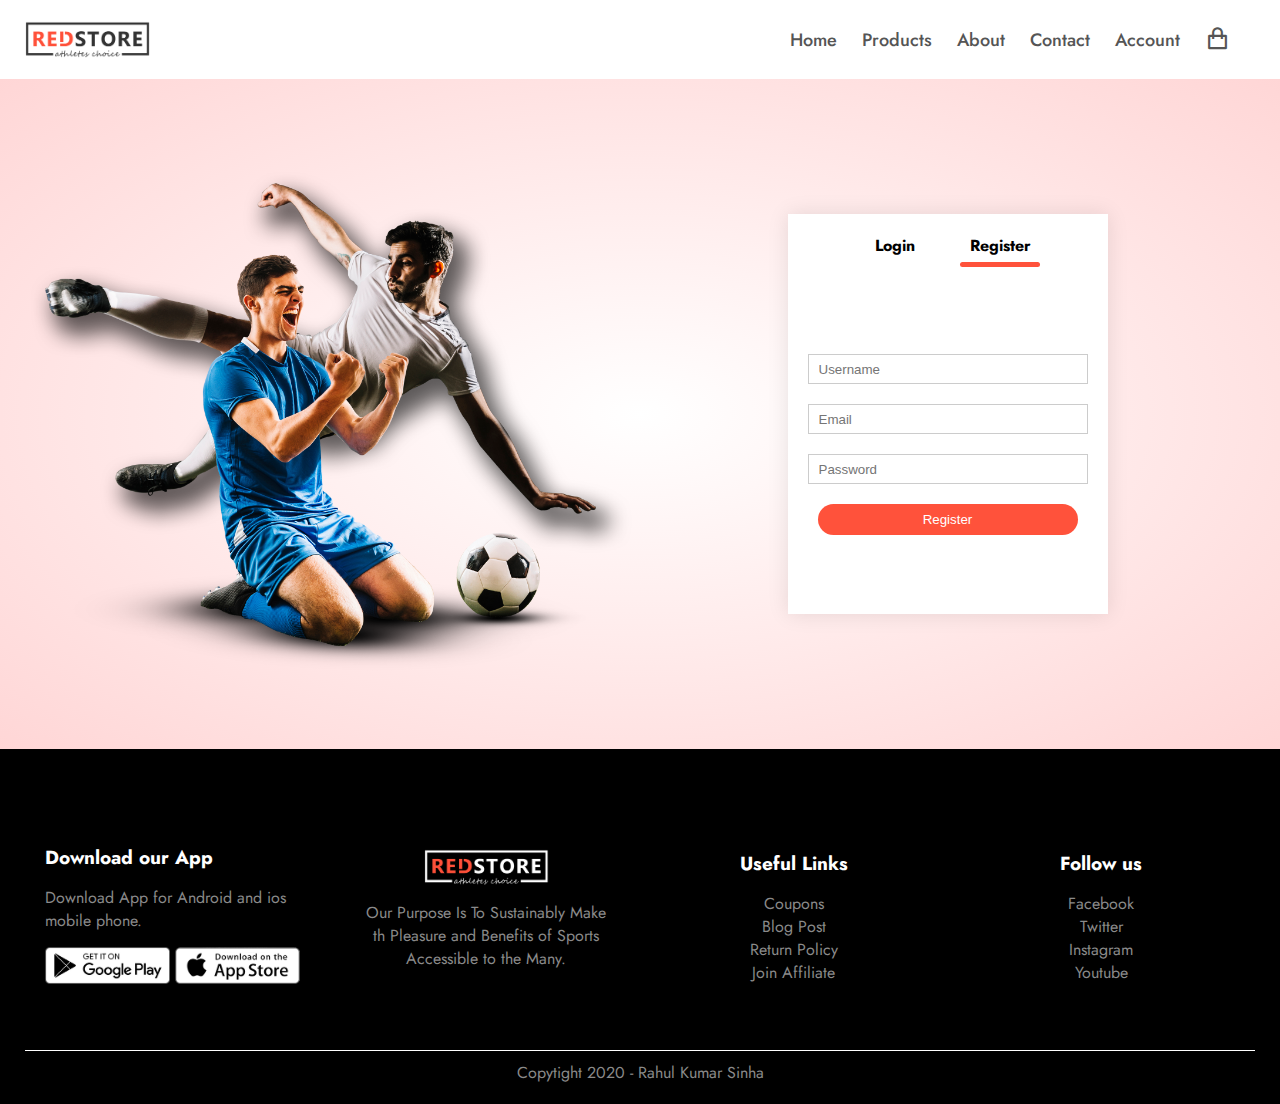
<file: document/E-commerce web/account.html>
<!DOCTYPE html>
<html lang="en">
<head>
    <meta charset="UTF-8">
    <meta name="viewport" content="width=device-width, initial-scale=1.0">
    <title>Account</title>
    <link href="fonts/fonts/remixicon.css" rel="stylesheet" type="text/css"/>
    <link rel="stylesheet" href="fonts/jost/stylesheet.css" type="text/css">
    <link rel="stylesheet" href="css/account.css" type="text/css">
</head>
<body>
  
<!-- HEADER -->

<header class="header">
	<div class="container">
        <div class="navigation d-flex justify-between align-items-center relative">
            <a href="javascipt:void(0)" class="logo">
                <img src="img/logo.png" title="logo" alt="logo" width="125px"/>
            </a>	
            <nav>
                <ul class="d-flex flex-direction align-items-center">
                    <li>
                        <a href="index.html">Home</a>
                    </li>
                    <li>
                        <a href="product.html">Products</a>
                    </li>
                    <li>
                        <a href="javascipt:void(0)">About</a>
                    </li>
                    <li>
                        <a href="javascipt:void(0)">Contact</a>
                    </li>
                    <li>
                        <a href="account.html">Account</a>
                    </li>
                    <li>
                        <a href="javascipt:void(0)">
                            <i class="ri-shopping-bag-line"></i>
                        </a>
                    </li>
                </ul>
            </nav>
        </div>
    </div>
</header>

<main>

<section class="banner">
    <div class="container">
        <div class="row align-items-center">
            <div class="w-2">
                <div class="banner-img">
                    <img src="img/header-img.png" alt="header-img" title="header-img" width="100%">
                </div>
            </div>
            <div class="w-2">
                <div class="banner-item form-container">
                    <span>Login</span>
                    <span class="relative">Register</span>
                    <form>
                        <input placeholder="Username" type="text"/>
                        <input placeholder="Email" type="email"/>
                        <input placeholder="Password" type="password"/>
                        <button>Register</button>
                    </form>
                </div>
            </div>
        </div>
    </div>
    
</section>


</main>

<!-- FOOTER -->

<section class="footer"> 
    <div class="container">
        <div class="row align-items-center">
            <div class="w-4">
                <div class="footer-items">
                    <h3>Download our App</h3>
                    <p>Download App for Android and ios mobile phone.</p>
                    <img src="img/footer-1.png" alt="footer-1" title="footer-1" width="125px">
                    <img src="img/footer-2.png" alt="footer-2" title="footer-2" width="125px">
                </div>
            </div>
            <div class="w-4">
                <div class="footer-items">
                    <img src="img/logo-2.png" alt="logo-2" title="logo-2" width="125px">
                    <p>Our Purpose Is To Sustainably Make th Pleasure and Benefits of Sports Accessible to the Many.</p>
                </div>
            </div>
            <div class="w-4">
                <div class="footer-items">
                    <h3>Useful Links</h3>
                    <ul>
                        <li>Coupons</li>
                        <li>Blog Post</li>
                        <li>Return Policy</li>
                        <li>Join Affiliate</li>
                    </ul>
                </div>
            </div>
            <div class="w-4">
                <div class="footer-items">
                    <h3>Follow us</h3>
                    <ul>
                        <li>Facebook</li>
                        <li>Twitter</li>
                        <li>Instagram</li>
                        <li>Youtube</li>
                    </ul>
                </div>
            </div>
        </div>
        </hr>
        <div class="copyright">
            <p>Copytight 2020 - Rahul Kumar Sinha</p>
        </div>
    </div>
</section>

</body>
</html>
</file>
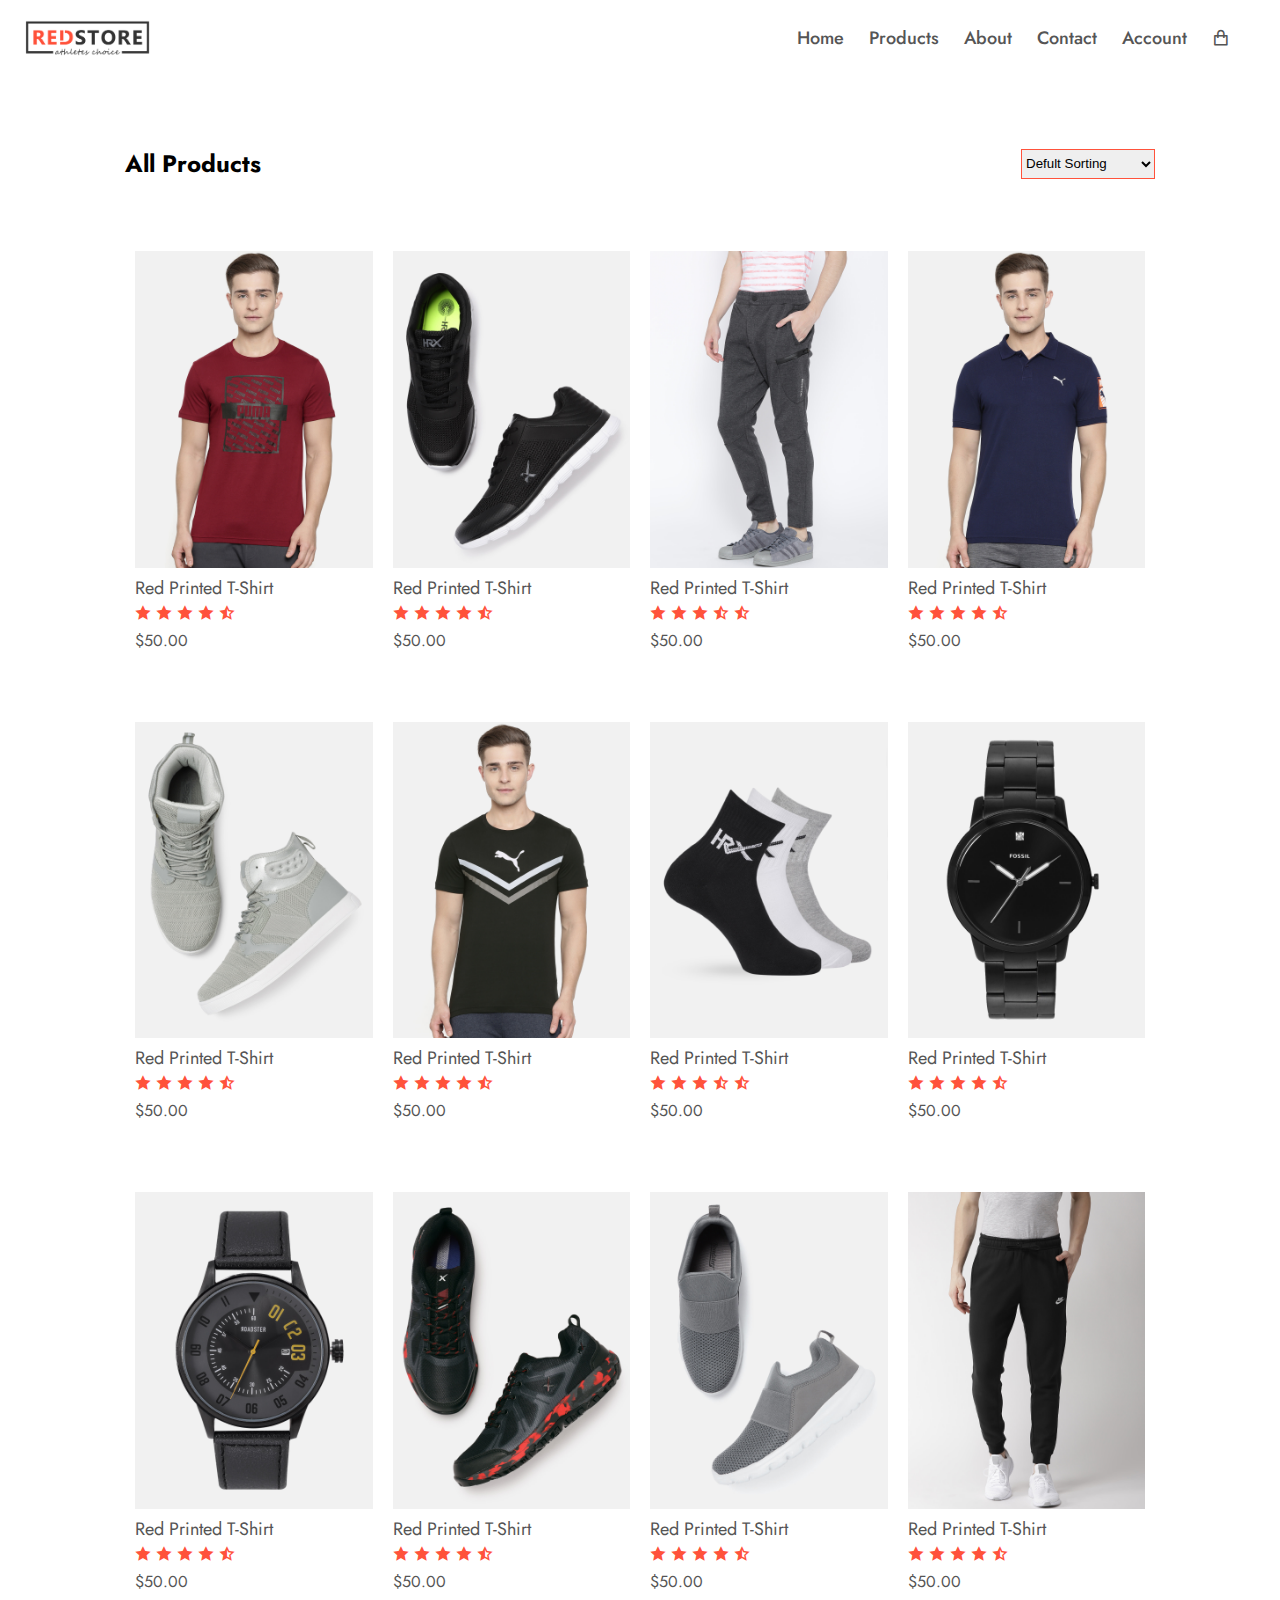
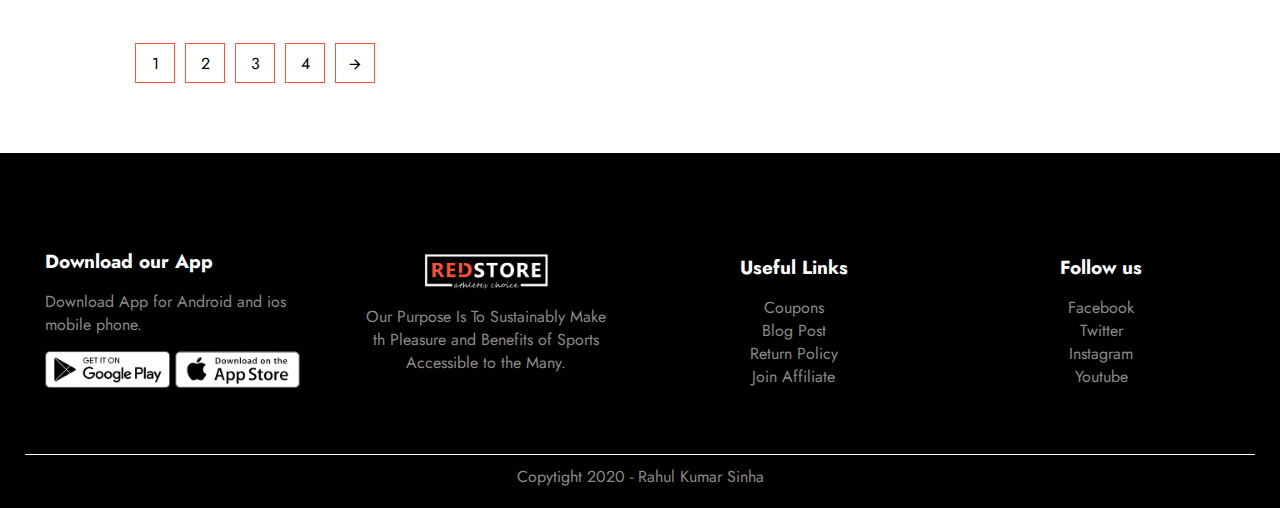
<file: document/E-commerce web/product.html>
<!DOCTYPE html>
<html lang="en">
<head>
    <meta charset="UTF-8">
    <meta name="viewport" content="width=device-width, initial-scale=1.0">
    <title>Product</title>
    <link rel="stylesheet" href="css/products.css" type="text/css">
    <link href="fonts/fonts/remixicon.css" rel="stylesheet" type="text/css"/>
    <link rel="stylesheet" href="fonts/jost/stylesheet.css" type="text/css">
</head>
<body>
  
<!-- HEADER -->

<header class="header">
	<div class="container">
        <div class="navigation d-flex justify-between align-items-center relative">
            <a href="javascipt:void(0)" class="logo">
                <img src="img/logo.png" title="logo" alt="logo" width="125px"/>
            </a>	
            <nav>
                <ul class="d-flex flex-direction align-items-center">
                    <li>
                        <a href="index.html">Home</a>
                    </li>
                    <li>
                        <a href="product.html">Products</a>
                    </li>
                    <li>
                        <a href="javascipt:void(0)">About</a>
                    </li>
                    <li>
                        <a href="javascipt:void(0)">Contact</a>
                    </li>
                    <li>
                        <a href="account.html">Account</a>
                    </li>
                    <li>
                        <a href="javascipt:void(0)">
                            <i class="ri-shopping-bag-line"></i>
                        </a>
                    </li>
                </ul>
            </nav>
        </div>
    </div>
</header>

<main>

<!-- FEATURED -->

<section class="featured">
    <div class="small-container">
        <div class="featured-title d-flex justify-between align-items-center">
            <h2>All Products</h2>
            <select>
                <option>Defult Sorting</option>
                <option>Short by price</option>
                <option>Short by popularity</option>
                <option>Short by rating</option>
                <option>Short by sale</option>
          </select>
        </div>
        <div class="featured-img">
            <div class="row">
                <div class="w-4">
                    <div class="featured-items">
                        <img src="img/featured-1.jpg" alt="featured-1" title="featured-1" width="100%">
                        <h4>Red Printed T-Shirt</h4>
                        <i class="ri-star-fill"></i>
                        <i class="ri-star-fill"></i>
                        <i class="ri-star-fill"></i>
                        <i class="ri-star-fill"></i>
                        <i class="ri-star-half-fill"></i>
                        <p>$50.00</p>
                    </div>
                </div>
                <div class="w-4">
                    <div class="featured-items">
                        <img src="img/featured-2.jpg" alt="featured-2" title="featured-2" width="100%">
                        <h4>Red Printed T-Shirt</h4>
                        <i class="ri-star-fill"></i>
                        <i class="ri-star-fill"></i>
                        <i class="ri-star-fill"></i>
                        <i class="ri-star-fill"></i>
                        <i class="ri-star-half-fill"></i>
                        <p>$50.00</p>
                    </div>
                </div>
                <div class="w-4">
                    <div class="featured-items">
                        <img src="img/featured-3.jpg" alt="featured-3" title="featured-3" width="100%">
                        <h4>Red Printed T-Shirt</h4>
                        <i class="ri-star-fill"></i>
                        <i class="ri-star-fill"></i>
                        <i class="ri-star-fill"></i>
                        <i class="ri-star-half-fill"></i>
                        <i class="ri-star-half-fill"></i>
                        <p>$50.00</p>
                    </div>
                </div>
                <div class="w-4">
                    <div class="featured-items">
                        <img src="img/featured-4.jpg" alt="featured-4" title="featured-4" width="100%">
                        <h4>Red Printed T-Shirt</h4>
                        <i class="ri-star-fill"></i>
                        <i class="ri-star-fill"></i>
                        <i class="ri-star-fill"></i>
                        <i class="ri-star-fill"></i>
                        <i class="ri-star-half-fill"></i>
                        <p>$50.00</p>
                    </div>
                </div>
                
            </div>
        </div>

        <div class="latest-img">
            <div class="row">
                <div class="w-4">
                    <div class="latest-items">
                        <img src="img/latest-1.jpg" alt="latest-1" title="latest-1" width="100%">
                        <h4>Red Printed T-Shirt</h4>
                        <i class="ri-star-fill"></i>
                        <i class="ri-star-fill"></i>
                        <i class="ri-star-fill"></i>
                        <i class="ri-star-fill"></i>
                        <i class="ri-star-half-fill"></i>
                        <p>$50.00</p>
                    </div>
                </div>
                <div class="w-4">
                    <div class="latest-items">
                        <img src="img/latest-2.jpg" alt="latest-2" title="latest-2" width="100%">
                        <h4>Red Printed T-Shirt</h4>
                        <i class="ri-star-fill"></i>
                        <i class="ri-star-fill"></i>
                        <i class="ri-star-fill"></i>
                        <i class="ri-star-fill"></i>
                        <i class="ri-star-half-fill"></i>
                        <p>$50.00</p>
                    </div>
                </div>
                <div class="w-4">
                    <div class="latest-items">
                        <img src="img/latest-3.jpg" alt="latest-3" title="latest-3" width="100%">
                        <h4>Red Printed T-Shirt</h4>
                        <i class="ri-star-fill"></i>
                        <i class="ri-star-fill"></i>
                        <i class="ri-star-fill"></i>
                        <i class="ri-star-half-fill"></i>
                        <i class="ri-star-half-fill"></i>
                        <p>$50.00</p>
                    </div>
                </div>
                <div class="w-4">
                    <div class="latest-items">
                        <img src="img/latest-4.jpg" alt="latest-4" title="latest-4" width="100%">
                        <h4>Red Printed T-Shirt</h4>
                        <i class="ri-star-fill"></i>
                        <i class="ri-star-fill"></i>
                        <i class="ri-star-fill"></i>
                        <i class="ri-star-fill"></i>
                        <i class="ri-star-half-fill"></i>
                        <p>$50.00</p>
                    </div>
                </div>
                <div class="w-4">
                    <div class="latest-items">
                        <img src="img/latest-5.jpg" alt="latest-5" title="latest-5" width="100%">
                        <h4>Red Printed T-Shirt</h4>
                        <i class="ri-star-fill"></i>
                        <i class="ri-star-fill"></i>
                        <i class="ri-star-fill"></i>
                        <i class="ri-star-fill"></i>
                        <i class="ri-star-half-fill"></i>
                        <p>$50.00</p>
                    </div>
                </div>
                <div class="w-4">
                    <div class="latest-items">
                        <img src="img/latest-6.jpg" alt="latest-6" title="latest-6" width="100%">
                        <h4>Red Printed T-Shirt</h4>
                        <i class="ri-star-fill"></i>
                        <i class="ri-star-fill"></i>
                        <i class="ri-star-fill"></i>
                        <i class="ri-star-fill"></i>
                        <i class="ri-star-half-fill"></i>
                        <p>$50.00</p>
                    </div>
                </div>
                <div class="w-4">
                    <div class="latest-items">
                        <img src="img/latest-7.jpg" alt="latest-7" title="latest-7" width="100%">
                        <h4>Red Printed T-Shirt</h4>
                        <i class="ri-star-fill"></i>
                        <i class="ri-star-fill"></i>
                        <i class="ri-star-fill"></i>
                        <i class="ri-star-fill"></i>
                        <i class="ri-star-half-fill"></i>
                        <p>$50.00</p>
                    </div>
                </div>
                <div class="w-4">
                    <div class="latest-items">
                        <img src="img/latest-8.jpg" alt="latest-8" title="latest-8" width="100%">
                        <h4>Red Printed T-Shirt</h4>
                        <i class="ri-star-fill"></i>
                        <i class="ri-star-fill"></i>
                        <i class="ri-star-fill"></i>
                        <i class="ri-star-fill"></i>
                        <i class="ri-star-half-fill"></i>
                        <p>$50.00</p>
                    </div>
                </div>
                
            </div>
        </div>
        <div class="page-btn d-flex">
            <span>1</span>
            <span>2</span>
            <span>3</span>
            <span>4</span>
            <span><i class="ri-arrow-right-line"></i></span>
        </div>
    </div>   
</section>



<!-- FOOTER -->

<section class="footer"> 
    <div class="container">
        <div class="row align-items-center">
            <div class="w-4">
                <div class="footer-items">
                    <h3>Download our App</h3>
                    <p>Download App for Android and ios mobile phone.</p>
                    <img src="img/footer-1.png" alt="footer-1" title="footer-1" width="125px">
                    <img src="img/footer-2.png" alt="footer-2" title="footer-2" width="125px">
                </div>
            </div>
            <div class="w-4">
                <div class="footer-items">
                    <img src="img/logo-2.png" alt="logo-2" title="logo-2" width="125px">
                    <p>Our Purpose Is To Sustainably Make th Pleasure and Benefits of Sports Accessible to the Many.</p>
                </div>
            </div>
            <div class="w-4">
                <div class="footer-items">
                    <h3>Useful Links</h3>
                    <ul>
                        <li>Coupons</li>
                        <li>Blog Post</li>
                        <li>Return Policy</li>
                        <li>Join Affiliate</li>
                    </ul>
                </div>
            </div>
            <div class="w-4">
                <div class="footer-items">
                    <h3>Follow us</h3>
                    <ul>
                        <li>Facebook</li>
                        <li>Twitter</li>
                        <li>Instagram</li>
                        <li>Youtube</li>
                    </ul>
                </div>
            </div>
        </div>
        </hr>
        <div class="copyright">
            <p>Copytight 2020 - Rahul Kumar Sinha</p>
        </div>
    </div>
</section>

</main>
</body>
</html>
</file>
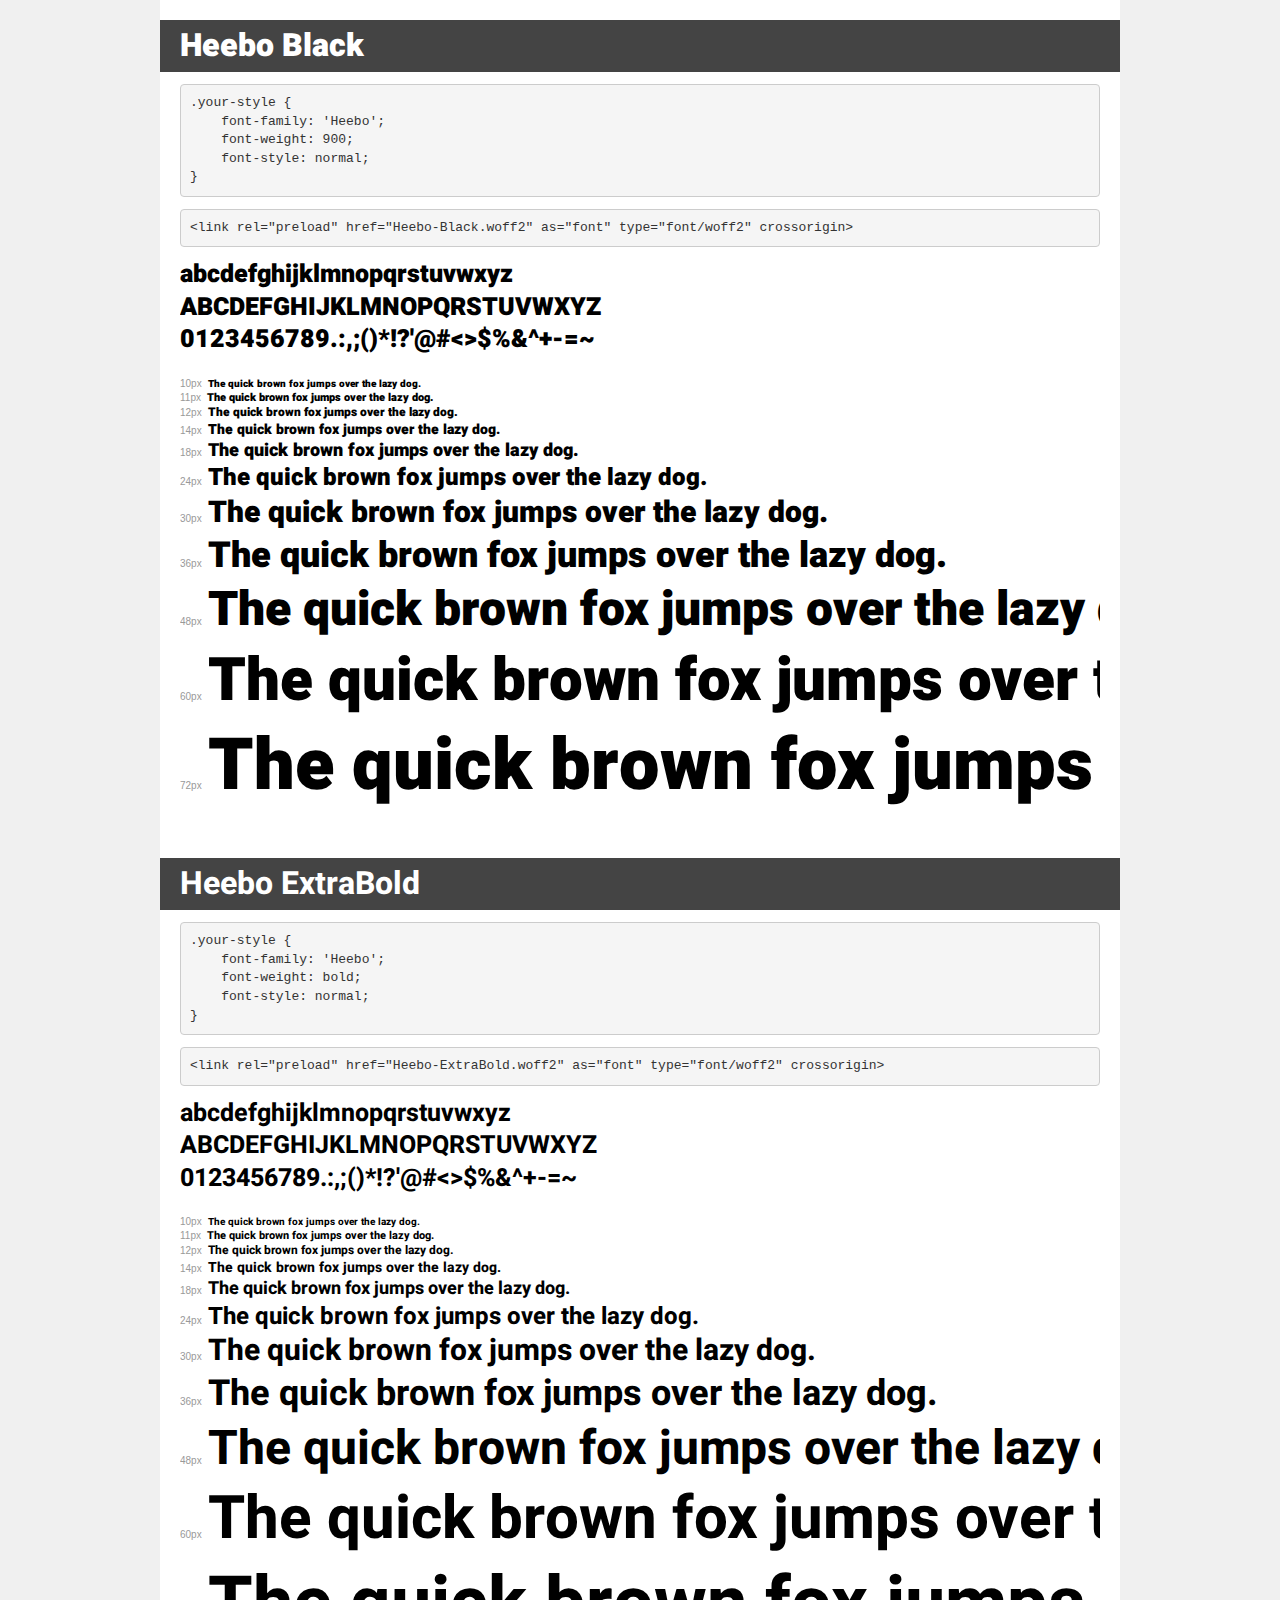
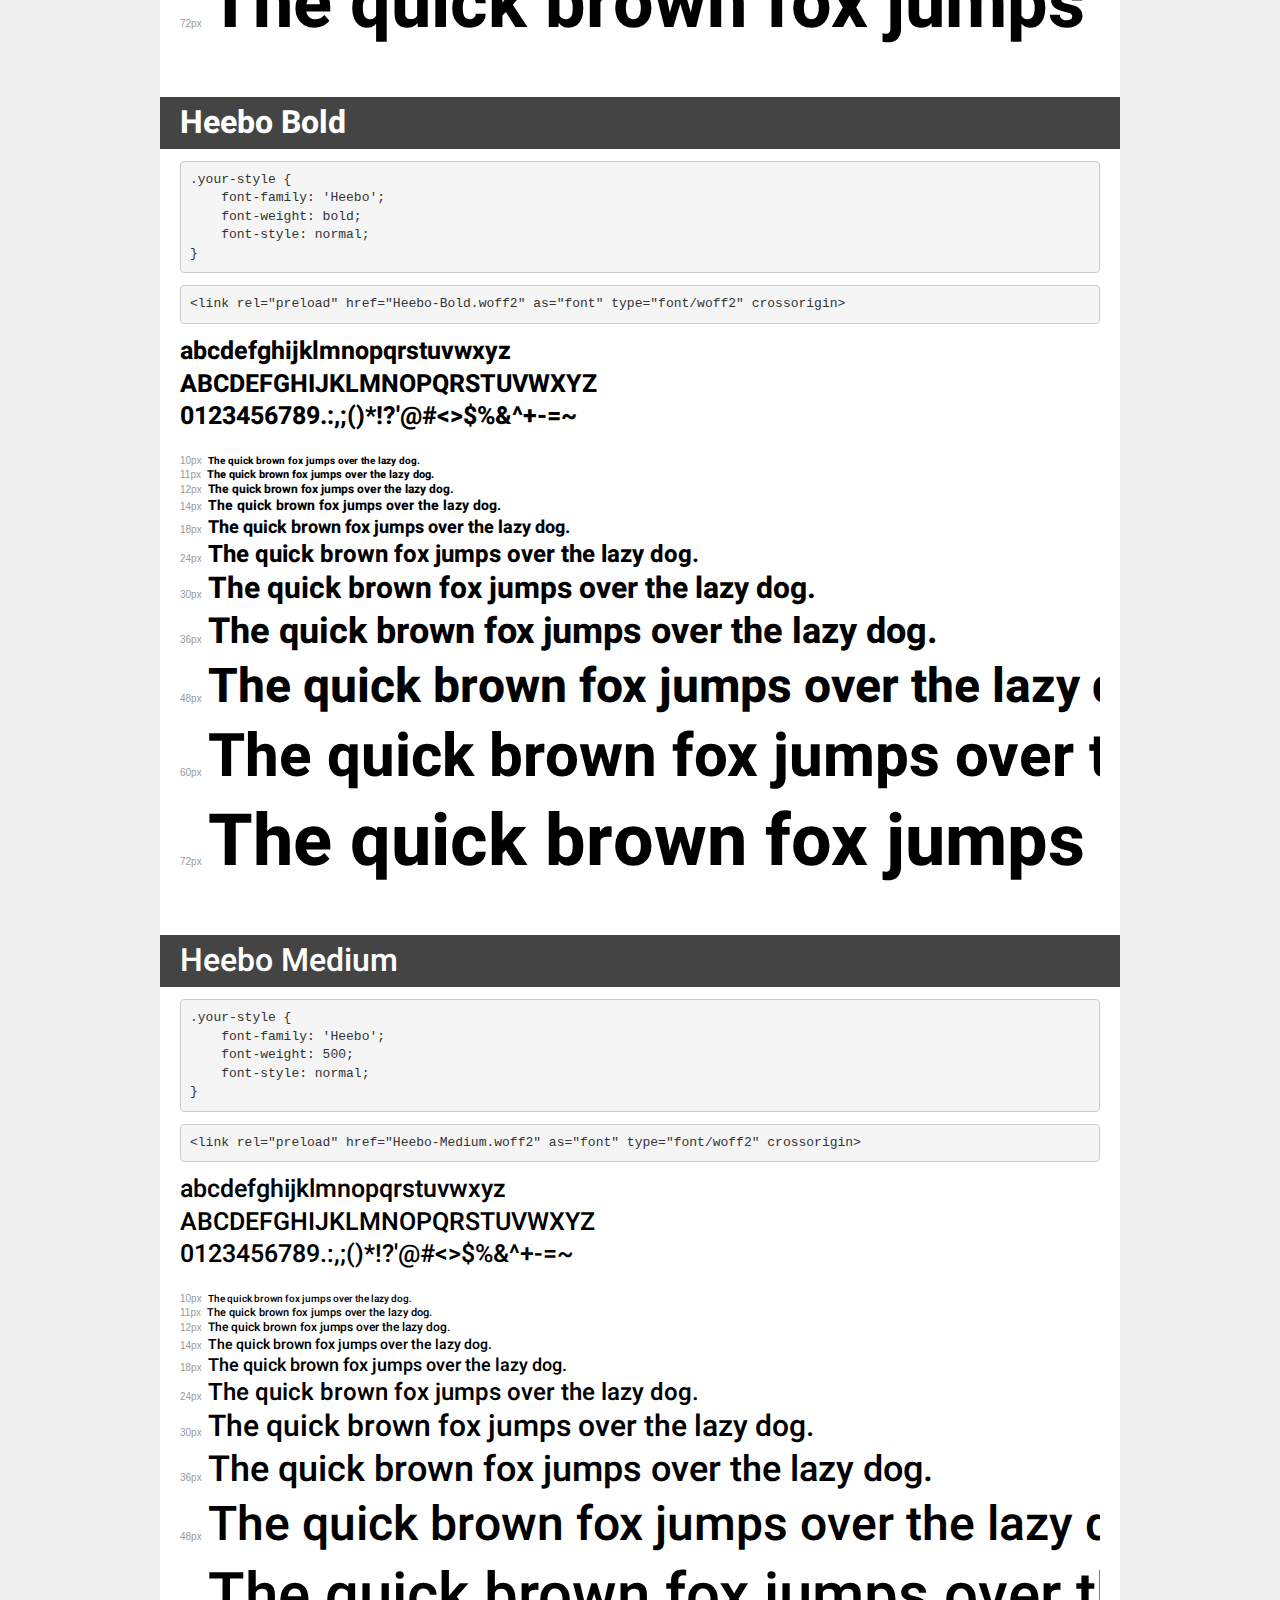
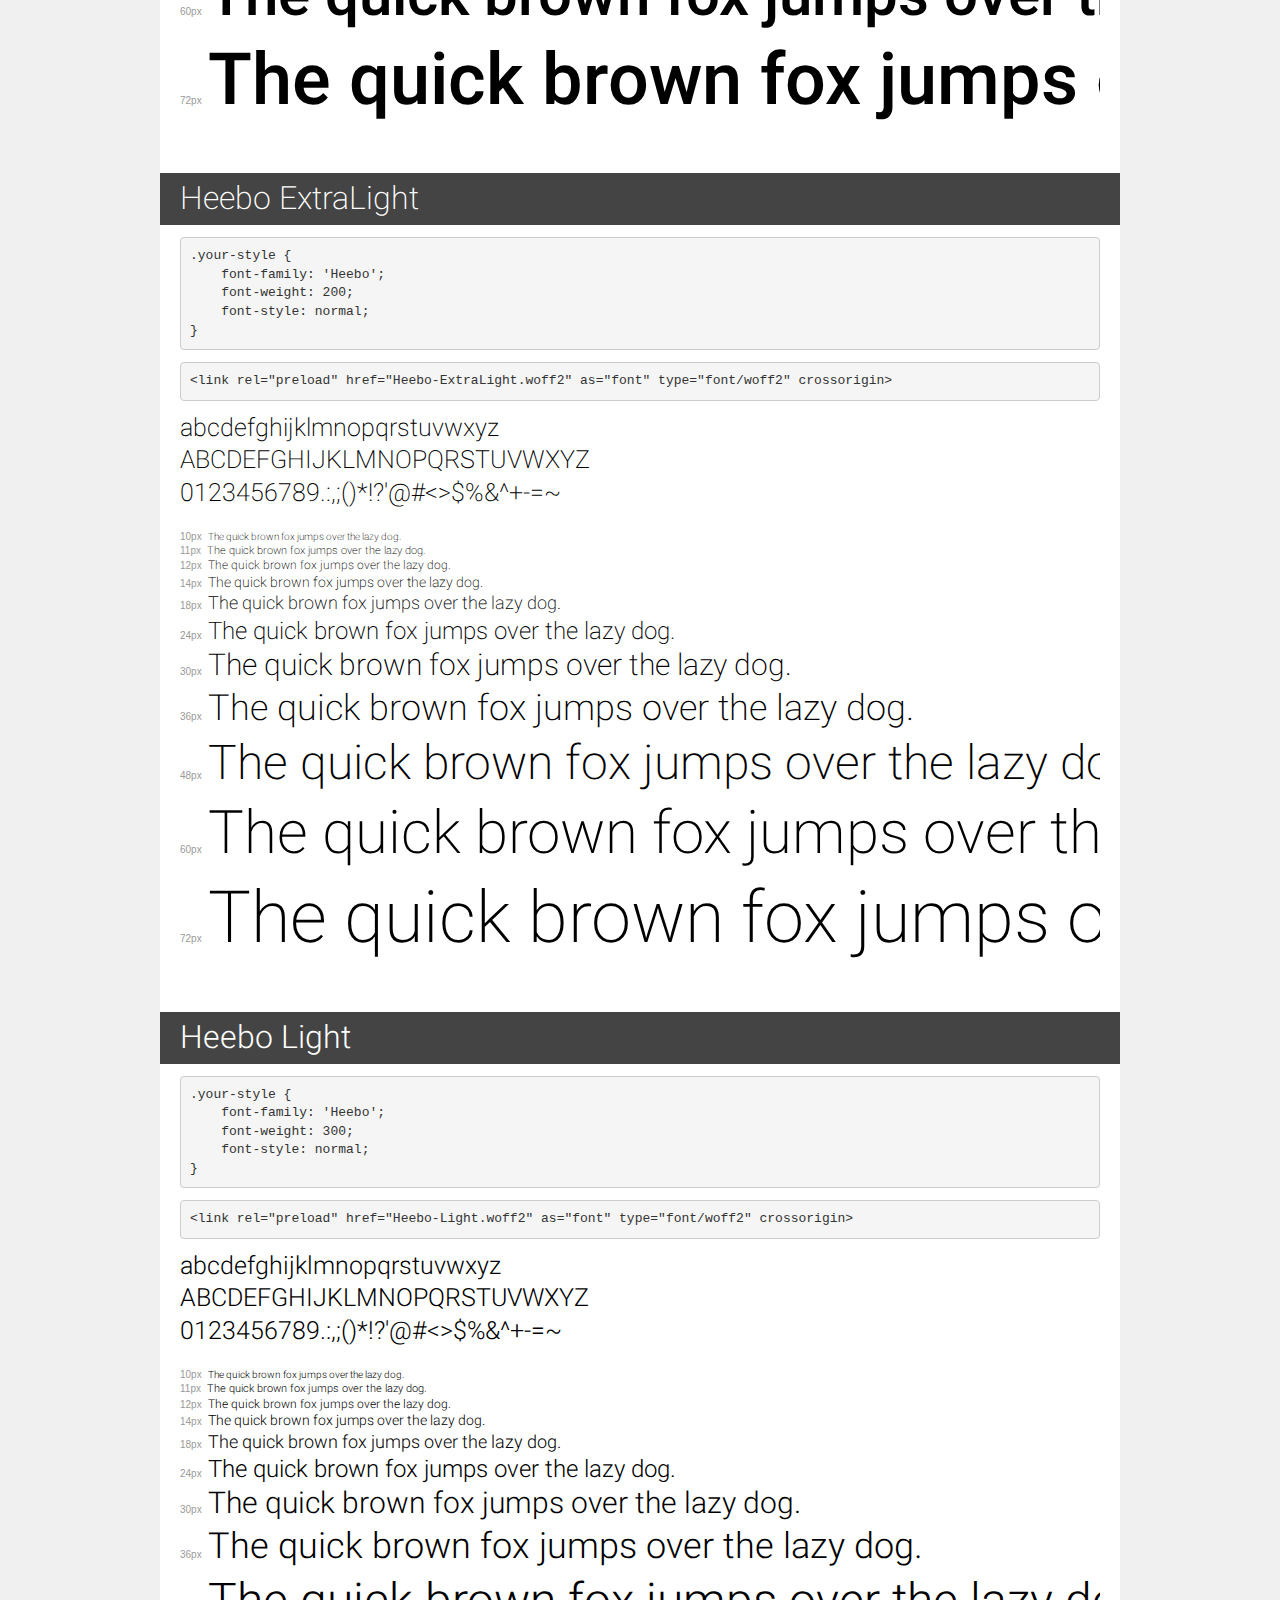
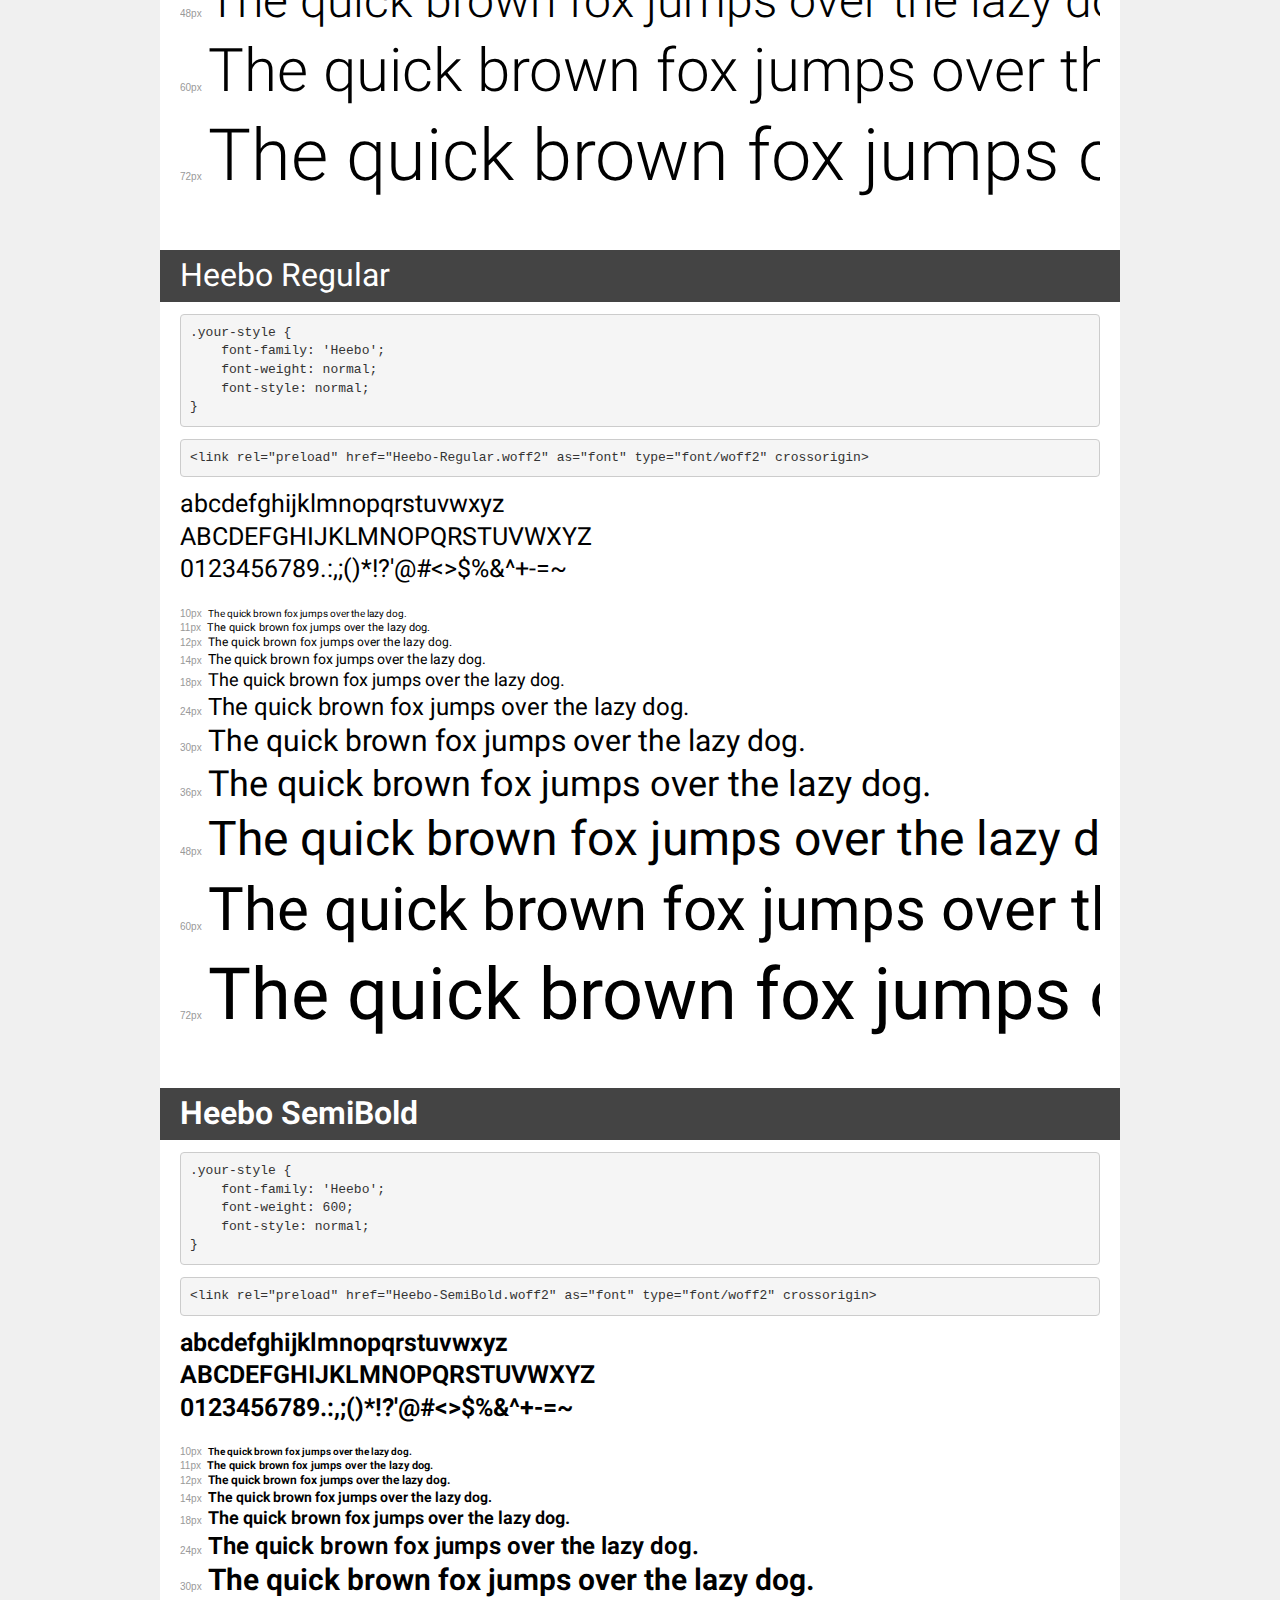
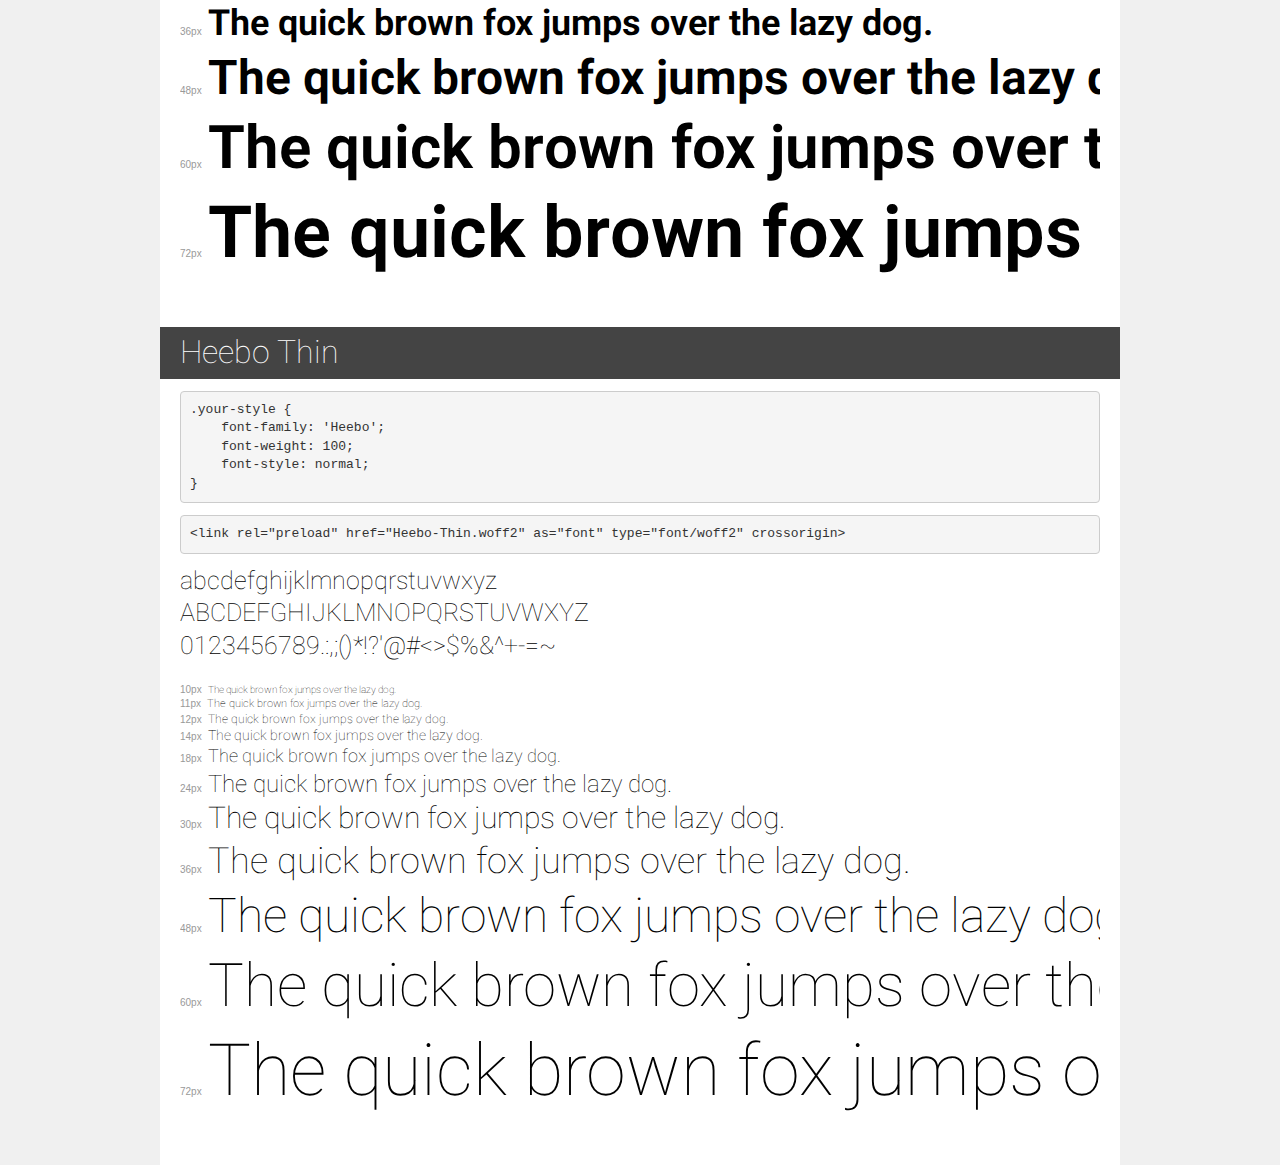
<file: document/BT-PR/fonts/heebo-font/demo.html>
<!DOCTYPE html>
<html lang="en">
<head>
    <meta charset="utf-8">
    <meta http-equiv="X-UA-Compatible" content="IE=edge">
    <meta name="viewport" content="width=device-width, initial-scale=1">
    <meta name="robots" content="noindex, noarchive">
    <meta name="format-detection" content="telephone=no">
    <title>Transfonter demo</title>
    <link href="stylesheet.css" rel="stylesheet">
    <style>
        /*
        http://meyerweb.com/eric/tools/css/reset/
        v2.0 | 20110126
        License: none (public domain)
        */
        html, body, div, span, applet, object, iframe,
        h1, h2, h3, h4, h5, h6, p, blockquote, pre,
        a, abbr, acronym, address, big, cite, code,
        del, dfn, em, img, ins, kbd, q, s, samp,
        small, strike, strong, sub, sup, tt, var,
        b, u, i, center,
        dl, dt, dd, ol, ul, li,
        fieldset, form, label, legend,
        table, caption, tbody, tfoot, thead, tr, th, td,
        article, aside, canvas, details, embed,
        figure, figcaption, footer, header, hgroup,
        menu, nav, output, ruby, section, summary,
        time, mark, audio, video {
            margin: 0;
            padding: 0;
            border: 0;
            font-size: 100%;
            font: inherit;
            vertical-align: baseline;
        }
        /* HTML5 display-role reset for older browsers */
        article, aside, details, figcaption, figure,
        footer, header, hgroup, menu, nav, section {
            display: block;
        }
        body {
            line-height: 1;
        }
        ol, ul {
            list-style: none;
        }
        blockquote, q {
            quotes: none;
        }
        blockquote:before, blockquote:after,
        q:before, q:after {
            content: '';
            content: none;
        }
        table {
            border-collapse: collapse;
            border-spacing: 0;
        }
        /* demo styles */
        body {
            background: #f0f0f0;
            color: #000;
        }
        .page {
            background: #fff;
            width: 920px;
            margin: 0 auto;
            padding: 20px 20px 0 20px;
            overflow: hidden;
        }
        .font-container {
            overflow-x: auto;
            overflow-y: hidden;
            margin-bottom: 40px;
            line-height: 1.3;
            white-space: nowrap;
            padding-bottom: 5px;
        }
        h1 {
            position: relative;
            background: #444;
            font-size: 32px;
            color: #fff;
            padding: 10px 20px;
            margin: 0 -20px 12px -20px;
        }
        .letters {
            font-size: 25px;
            margin-bottom: 20px;
        }
        .s10:before {
            content: '10px';
        }
        .s11:before {
            content: '11px';
        }
        .s12:before {
            content: '12px';
        }
        .s14:before {
            content: '14px';
        }
        .s18:before {
            content: '18px';
        }
        .s24:before {
            content: '24px';
        }
        .s30:before {
            content: '30px';
        }
        .s36:before {
            content: '36px';
        }
        .s48:before {
            content: '48px';
        }
        .s60:before {
            content: '60px';
        }
        .s72:before {
            content: '72px';
        }
        .s10:before, .s11:before, .s12:before, .s14:before,
        .s18:before, .s24:before, .s30:before, .s36:before,
        .s48:before, .s60:before, .s72:before {
            font-family: Arial, sans-serif;
            font-size: 10px;
            font-weight: normal;
            font-style: normal;
            color: #999;
            padding-right: 6px;
        }
        pre {
            display: block;
            padding: 9px;
            margin: 0 0 12px;
            font-family: Monaco, Menlo, Consolas, "Courier New", monospace;
            font-size: 13px;
            line-height: 1.428571429;
            color: #333;
            font-weight: normal;
            font-style: normal;
            background-color: #f5f5f5;
            border: 1px solid #ccc;
            overflow-x: auto;
            border-radius: 4px;
        }
        /* responsive */
        @media (max-width: 959px) {
            .page {
                width: auto;
                margin: 0;
            }
        }
    </style>
</head>
<body>
<div class="page">
    <div class="demo">
        <h1 style="font-family: 'Heebo'; font-weight: 900; font-style: normal;">Heebo Black</h1>
        <pre title="Usage">.your-style {
    font-family: 'Heebo';
    font-weight: 900;
    font-style: normal;
}</pre>
        <pre title="Preload (optional)">
&lt;link rel=&quot;preload&quot; href=&quot;Heebo-Black.woff2&quot; as=&quot;font&quot; type=&quot;font/woff2&quot; crossorigin&gt;</pre>
        <div class="font-container" style="font-family: 'Heebo'; font-weight: 900; font-style: normal;">
            <p class="letters">
                abcdefghijklmnopqrstuvwxyz<br>
ABCDEFGHIJKLMNOPQRSTUVWXYZ<br>
                0123456789.:,;()*!?'@#&lt;&gt;$%&^+-=~
            </p>
            <p class="s10" style="font-size: 10px;">The quick brown fox jumps over the lazy dog.</p>
            <p class="s11" style="font-size: 11px;">The quick brown fox jumps over the lazy dog.</p>
            <p class="s12" style="font-size: 12px;">The quick brown fox jumps over the lazy dog.</p>
            <p class="s14" style="font-size: 14px;">The quick brown fox jumps over the lazy dog.</p>
            <p class="s18" style="font-size: 18px;">The quick brown fox jumps over the lazy dog.</p>
            <p class="s24" style="font-size: 24px;">The quick brown fox jumps over the lazy dog.</p>
            <p class="s30" style="font-size: 30px;">The quick brown fox jumps over the lazy dog.</p>
            <p class="s36" style="font-size: 36px;">The quick brown fox jumps over the lazy dog.</p>
            <p class="s48" style="font-size: 48px;">The quick brown fox jumps over the lazy dog.</p>
            <p class="s60" style="font-size: 60px;">The quick brown fox jumps over the lazy dog.</p>
            <p class="s72" style="font-size: 72px;">The quick brown fox jumps over the lazy dog.</p>
        </div>
    </div>

    <div class="demo">
        <h1 style="font-family: 'Heebo'; font-weight: bold; font-style: normal;">Heebo ExtraBold</h1>
        <pre title="Usage">.your-style {
    font-family: 'Heebo';
    font-weight: bold;
    font-style: normal;
}</pre>
        <pre title="Preload (optional)">
&lt;link rel=&quot;preload&quot; href=&quot;Heebo-ExtraBold.woff2&quot; as=&quot;font&quot; type=&quot;font/woff2&quot; crossorigin&gt;</pre>
        <div class="font-container" style="font-family: 'Heebo'; font-weight: bold; font-style: normal;">
            <p class="letters">
                abcdefghijklmnopqrstuvwxyz<br>
ABCDEFGHIJKLMNOPQRSTUVWXYZ<br>
                0123456789.:,;()*!?'@#&lt;&gt;$%&^+-=~
            </p>
            <p class="s10" style="font-size: 10px;">The quick brown fox jumps over the lazy dog.</p>
            <p class="s11" style="font-size: 11px;">The quick brown fox jumps over the lazy dog.</p>
            <p class="s12" style="font-size: 12px;">The quick brown fox jumps over the lazy dog.</p>
            <p class="s14" style="font-size: 14px;">The quick brown fox jumps over the lazy dog.</p>
            <p class="s18" style="font-size: 18px;">The quick brown fox jumps over the lazy dog.</p>
            <p class="s24" style="font-size: 24px;">The quick brown fox jumps over the lazy dog.</p>
            <p class="s30" style="font-size: 30px;">The quick brown fox jumps over the lazy dog.</p>
            <p class="s36" style="font-size: 36px;">The quick brown fox jumps over the lazy dog.</p>
            <p class="s48" style="font-size: 48px;">The quick brown fox jumps over the lazy dog.</p>
            <p class="s60" style="font-size: 60px;">The quick brown fox jumps over the lazy dog.</p>
            <p class="s72" style="font-size: 72px;">The quick brown fox jumps over the lazy dog.</p>
        </div>
    </div>

    <div class="demo">
        <h1 style="font-family: 'Heebo'; font-weight: bold; font-style: normal;">Heebo Bold</h1>
        <pre title="Usage">.your-style {
    font-family: 'Heebo';
    font-weight: bold;
    font-style: normal;
}</pre>
        <pre title="Preload (optional)">
&lt;link rel=&quot;preload&quot; href=&quot;Heebo-Bold.woff2&quot; as=&quot;font&quot; type=&quot;font/woff2&quot; crossorigin&gt;</pre>
        <div class="font-container" style="font-family: 'Heebo'; font-weight: bold; font-style: normal;">
            <p class="letters">
                abcdefghijklmnopqrstuvwxyz<br>
ABCDEFGHIJKLMNOPQRSTUVWXYZ<br>
                0123456789.:,;()*!?'@#&lt;&gt;$%&^+-=~
            </p>
            <p class="s10" style="font-size: 10px;">The quick brown fox jumps over the lazy dog.</p>
            <p class="s11" style="font-size: 11px;">The quick brown fox jumps over the lazy dog.</p>
            <p class="s12" style="font-size: 12px;">The quick brown fox jumps over the lazy dog.</p>
            <p class="s14" style="font-size: 14px;">The quick brown fox jumps over the lazy dog.</p>
            <p class="s18" style="font-size: 18px;">The quick brown fox jumps over the lazy dog.</p>
            <p class="s24" style="font-size: 24px;">The quick brown fox jumps over the lazy dog.</p>
            <p class="s30" style="font-size: 30px;">The quick brown fox jumps over the lazy dog.</p>
            <p class="s36" style="font-size: 36px;">The quick brown fox jumps over the lazy dog.</p>
            <p class="s48" style="font-size: 48px;">The quick brown fox jumps over the lazy dog.</p>
            <p class="s60" style="font-size: 60px;">The quick brown fox jumps over the lazy dog.</p>
            <p class="s72" style="font-size: 72px;">The quick brown fox jumps over the lazy dog.</p>
        </div>
    </div>

    <div class="demo">
        <h1 style="font-family: 'Heebo'; font-weight: 500; font-style: normal;">Heebo Medium</h1>
        <pre title="Usage">.your-style {
    font-family: 'Heebo';
    font-weight: 500;
    font-style: normal;
}</pre>
        <pre title="Preload (optional)">
&lt;link rel=&quot;preload&quot; href=&quot;Heebo-Medium.woff2&quot; as=&quot;font&quot; type=&quot;font/woff2&quot; crossorigin&gt;</pre>
        <div class="font-container" style="font-family: 'Heebo'; font-weight: 500; font-style: normal;">
            <p class="letters">
                abcdefghijklmnopqrstuvwxyz<br>
ABCDEFGHIJKLMNOPQRSTUVWXYZ<br>
                0123456789.:,;()*!?'@#&lt;&gt;$%&^+-=~
            </p>
            <p class="s10" style="font-size: 10px;">The quick brown fox jumps over the lazy dog.</p>
            <p class="s11" style="font-size: 11px;">The quick brown fox jumps over the lazy dog.</p>
            <p class="s12" style="font-size: 12px;">The quick brown fox jumps over the lazy dog.</p>
            <p class="s14" style="font-size: 14px;">The quick brown fox jumps over the lazy dog.</p>
            <p class="s18" style="font-size: 18px;">The quick brown fox jumps over the lazy dog.</p>
            <p class="s24" style="font-size: 24px;">The quick brown fox jumps over the lazy dog.</p>
            <p class="s30" style="font-size: 30px;">The quick brown fox jumps over the lazy dog.</p>
            <p class="s36" style="font-size: 36px;">The quick brown fox jumps over the lazy dog.</p>
            <p class="s48" style="font-size: 48px;">The quick brown fox jumps over the lazy dog.</p>
            <p class="s60" style="font-size: 60px;">The quick brown fox jumps over the lazy dog.</p>
            <p class="s72" style="font-size: 72px;">The quick brown fox jumps over the lazy dog.</p>
        </div>
    </div>

    <div class="demo">
        <h1 style="font-family: 'Heebo'; font-weight: 200; font-style: normal;">Heebo ExtraLight</h1>
        <pre title="Usage">.your-style {
    font-family: 'Heebo';
    font-weight: 200;
    font-style: normal;
}</pre>
        <pre title="Preload (optional)">
&lt;link rel=&quot;preload&quot; href=&quot;Heebo-ExtraLight.woff2&quot; as=&quot;font&quot; type=&quot;font/woff2&quot; crossorigin&gt;</pre>
        <div class="font-container" style="font-family: 'Heebo'; font-weight: 200; font-style: normal;">
            <p class="letters">
                abcdefghijklmnopqrstuvwxyz<br>
ABCDEFGHIJKLMNOPQRSTUVWXYZ<br>
                0123456789.:,;()*!?'@#&lt;&gt;$%&^+-=~
            </p>
            <p class="s10" style="font-size: 10px;">The quick brown fox jumps over the lazy dog.</p>
            <p class="s11" style="font-size: 11px;">The quick brown fox jumps over the lazy dog.</p>
            <p class="s12" style="font-size: 12px;">The quick brown fox jumps over the lazy dog.</p>
            <p class="s14" style="font-size: 14px;">The quick brown fox jumps over the lazy dog.</p>
            <p class="s18" style="font-size: 18px;">The quick brown fox jumps over the lazy dog.</p>
            <p class="s24" style="font-size: 24px;">The quick brown fox jumps over the lazy dog.</p>
            <p class="s30" style="font-size: 30px;">The quick brown fox jumps over the lazy dog.</p>
            <p class="s36" style="font-size: 36px;">The quick brown fox jumps over the lazy dog.</p>
            <p class="s48" style="font-size: 48px;">The quick brown fox jumps over the lazy dog.</p>
            <p class="s60" style="font-size: 60px;">The quick brown fox jumps over the lazy dog.</p>
            <p class="s72" style="font-size: 72px;">The quick brown fox jumps over the lazy dog.</p>
        </div>
    </div>

    <div class="demo">
        <h1 style="font-family: 'Heebo'; font-weight: 300; font-style: normal;">Heebo Light</h1>
        <pre title="Usage">.your-style {
    font-family: 'Heebo';
    font-weight: 300;
    font-style: normal;
}</pre>
        <pre title="Preload (optional)">
&lt;link rel=&quot;preload&quot; href=&quot;Heebo-Light.woff2&quot; as=&quot;font&quot; type=&quot;font/woff2&quot; crossorigin&gt;</pre>
        <div class="font-container" style="font-family: 'Heebo'; font-weight: 300; font-style: normal;">
            <p class="letters">
                abcdefghijklmnopqrstuvwxyz<br>
ABCDEFGHIJKLMNOPQRSTUVWXYZ<br>
                0123456789.:,;()*!?'@#&lt;&gt;$%&^+-=~
            </p>
            <p class="s10" style="font-size: 10px;">The quick brown fox jumps over the lazy dog.</p>
            <p class="s11" style="font-size: 11px;">The quick brown fox jumps over the lazy dog.</p>
            <p class="s12" style="font-size: 12px;">The quick brown fox jumps over the lazy dog.</p>
            <p class="s14" style="font-size: 14px;">The quick brown fox jumps over the lazy dog.</p>
            <p class="s18" style="font-size: 18px;">The quick brown fox jumps over the lazy dog.</p>
            <p class="s24" style="font-size: 24px;">The quick brown fox jumps over the lazy dog.</p>
            <p class="s30" style="font-size: 30px;">The quick brown fox jumps over the lazy dog.</p>
            <p class="s36" style="font-size: 36px;">The quick brown fox jumps over the lazy dog.</p>
            <p class="s48" style="font-size: 48px;">The quick brown fox jumps over the lazy dog.</p>
            <p class="s60" style="font-size: 60px;">The quick brown fox jumps over the lazy dog.</p>
            <p class="s72" style="font-size: 72px;">The quick brown fox jumps over the lazy dog.</p>
        </div>
    </div>

    <div class="demo">
        <h1 style="font-family: 'Heebo'; font-weight: normal; font-style: normal;">Heebo Regular</h1>
        <pre title="Usage">.your-style {
    font-family: 'Heebo';
    font-weight: normal;
    font-style: normal;
}</pre>
        <pre title="Preload (optional)">
&lt;link rel=&quot;preload&quot; href=&quot;Heebo-Regular.woff2&quot; as=&quot;font&quot; type=&quot;font/woff2&quot; crossorigin&gt;</pre>
        <div class="font-container" style="font-family: 'Heebo'; font-weight: normal; font-style: normal;">
            <p class="letters">
                abcdefghijklmnopqrstuvwxyz<br>
ABCDEFGHIJKLMNOPQRSTUVWXYZ<br>
                0123456789.:,;()*!?'@#&lt;&gt;$%&^+-=~
            </p>
            <p class="s10" style="font-size: 10px;">The quick brown fox jumps over the lazy dog.</p>
            <p class="s11" style="font-size: 11px;">The quick brown fox jumps over the lazy dog.</p>
            <p class="s12" style="font-size: 12px;">The quick brown fox jumps over the lazy dog.</p>
            <p class="s14" style="font-size: 14px;">The quick brown fox jumps over the lazy dog.</p>
            <p class="s18" style="font-size: 18px;">The quick brown fox jumps over the lazy dog.</p>
            <p class="s24" style="font-size: 24px;">The quick brown fox jumps over the lazy dog.</p>
            <p class="s30" style="font-size: 30px;">The quick brown fox jumps over the lazy dog.</p>
            <p class="s36" style="font-size: 36px;">The quick brown fox jumps over the lazy dog.</p>
            <p class="s48" style="font-size: 48px;">The quick brown fox jumps over the lazy dog.</p>
            <p class="s60" style="font-size: 60px;">The quick brown fox jumps over the lazy dog.</p>
            <p class="s72" style="font-size: 72px;">The quick brown fox jumps over the lazy dog.</p>
        </div>
    </div>

    <div class="demo">
        <h1 style="font-family: 'Heebo'; font-weight: 600; font-style: normal;">Heebo SemiBold</h1>
        <pre title="Usage">.your-style {
    font-family: 'Heebo';
    font-weight: 600;
    font-style: normal;
}</pre>
        <pre title="Preload (optional)">
&lt;link rel=&quot;preload&quot; href=&quot;Heebo-SemiBold.woff2&quot; as=&quot;font&quot; type=&quot;font/woff2&quot; crossorigin&gt;</pre>
        <div class="font-container" style="font-family: 'Heebo'; font-weight: 600; font-style: normal;">
            <p class="letters">
                abcdefghijklmnopqrstuvwxyz<br>
ABCDEFGHIJKLMNOPQRSTUVWXYZ<br>
                0123456789.:,;()*!?'@#&lt;&gt;$%&^+-=~
            </p>
            <p class="s10" style="font-size: 10px;">The quick brown fox jumps over the lazy dog.</p>
            <p class="s11" style="font-size: 11px;">The quick brown fox jumps over the lazy dog.</p>
            <p class="s12" style="font-size: 12px;">The quick brown fox jumps over the lazy dog.</p>
            <p class="s14" style="font-size: 14px;">The quick brown fox jumps over the lazy dog.</p>
            <p class="s18" style="font-size: 18px;">The quick brown fox jumps over the lazy dog.</p>
            <p class="s24" style="font-size: 24px;">The quick brown fox jumps over the lazy dog.</p>
            <p class="s30" style="font-size: 30px;">The quick brown fox jumps over the lazy dog.</p>
            <p class="s36" style="font-size: 36px;">The quick brown fox jumps over the lazy dog.</p>
            <p class="s48" style="font-size: 48px;">The quick brown fox jumps over the lazy dog.</p>
            <p class="s60" style="font-size: 60px;">The quick brown fox jumps over the lazy dog.</p>
            <p class="s72" style="font-size: 72px;">The quick brown fox jumps over the lazy dog.</p>
        </div>
    </div>

    <div class="demo">
        <h1 style="font-family: 'Heebo'; font-weight: 100; font-style: normal;">Heebo Thin</h1>
        <pre title="Usage">.your-style {
    font-family: 'Heebo';
    font-weight: 100;
    font-style: normal;
}</pre>
        <pre title="Preload (optional)">
&lt;link rel=&quot;preload&quot; href=&quot;Heebo-Thin.woff2&quot; as=&quot;font&quot; type=&quot;font/woff2&quot; crossorigin&gt;</pre>
        <div class="font-container" style="font-family: 'Heebo'; font-weight: 100; font-style: normal;">
            <p class="letters">
                abcdefghijklmnopqrstuvwxyz<br>
ABCDEFGHIJKLMNOPQRSTUVWXYZ<br>
                0123456789.:,;()*!?'@#&lt;&gt;$%&^+-=~
            </p>
            <p class="s10" style="font-size: 10px;">The quick brown fox jumps over the lazy dog.</p>
            <p class="s11" style="font-size: 11px;">The quick brown fox jumps over the lazy dog.</p>
            <p class="s12" style="font-size: 12px;">The quick brown fox jumps over the lazy dog.</p>
            <p class="s14" style="font-size: 14px;">The quick brown fox jumps over the lazy dog.</p>
            <p class="s18" style="font-size: 18px;">The quick brown fox jumps over the lazy dog.</p>
            <p class="s24" style="font-size: 24px;">The quick brown fox jumps over the lazy dog.</p>
            <p class="s30" style="font-size: 30px;">The quick brown fox jumps over the lazy dog.</p>
            <p class="s36" style="font-size: 36px;">The quick brown fox jumps over the lazy dog.</p>
            <p class="s48" style="font-size: 48px;">The quick brown fox jumps over the lazy dog.</p>
            <p class="s60" style="font-size: 60px;">The quick brown fox jumps over the lazy dog.</p>
            <p class="s72" style="font-size: 72px;">The quick brown fox jumps over the lazy dog.</p>
        </div>
    </div>

</div>
</body>
</html>
</file>
<file: document/BT-PR/fonts/heebo-font/stylesheet.css>
@font-face {
    font-family: 'Heebo';
    src: url('Heebo-Black.woff2') format('woff2'),
        url('Heebo-Black.woff') format('woff');
    font-weight: 900;
    font-style: normal;
    font-display: swap;
}

@font-face {
    font-family: 'Heebo';
    src: url('Heebo-ExtraBold.woff2') format('woff2'),
        url('Heebo-ExtraBold.woff') format('woff');
    font-weight: bold;
    font-style: normal;
    font-display: swap;
}

@font-face {
    font-family: 'Heebo';
    src: url('Heebo-Bold.woff2') format('woff2'),
        url('Heebo-Bold.woff') format('woff');
    font-weight: bold;
    font-style: normal;
    font-display: swap;
}

@font-face {
    font-family: 'Heebo';
    src: url('Heebo-Medium.woff2') format('woff2'),
        url('Heebo-Medium.woff') format('woff');
    font-weight: 500;
    font-style: normal;
    font-display: swap;
}

@font-face {
    font-family: 'Heebo';
    src: url('Heebo-ExtraLight.woff2') format('woff2'),
        url('Heebo-ExtraLight.woff') format('woff');
    font-weight: 200;
    font-style: normal;
    font-display: swap;
}

@font-face {
    font-family: 'Heebo';
    src: url('Heebo-Light.woff2') format('woff2'),
        url('Heebo-Light.woff') format('woff');
    font-weight: 300;
    font-style: normal;
    font-display: swap;
}

@font-face {
    font-family: 'Heebo';
    src: url('Heebo-Regular.woff2') format('woff2'),
        url('Heebo-Regular.woff') format('woff');
    font-weight: normal;
    font-style: normal;
    font-display: swap;
}

@font-face {
    font-family: 'Heebo';
    src: url('Heebo-SemiBold.woff2') format('woff2'),
        url('Heebo-SemiBold.woff') format('woff');
    font-weight: 600;
    font-style: normal;
    font-display: swap;
}

@font-face {
    font-family: 'Heebo';
    src: url('Heebo-Thin.woff2') format('woff2'),
        url('Heebo-Thin.woff') format('woff');
    font-weight: 100;
    font-style: normal;
    font-display: swap;
}
</file>
<file: document/BT-PR/css/style.css>
*{
    margin: 0;
    padding: 0;
    box-sizing: border-box;
}
:root{
    --theme-dark-blue:#06BBCC;
    --theme-light-blue:#F0FBFC;
}
body{
    font-family: 'Heebo';
}
html{
	scroll-behavior:smooth;
}
.services, .instructors{
    padding: 100px 0;
}
.services .services-item i, .about .about-content li i, .courses-title h6, .categories-content h6, .courses-content i{
    color: var(--theme-dark-blue);
}



/* HEADER */

header .logo{
    color: var(--theme-dark-blue);
}
header nav li:first-child a{
    color: var(--theme-dark-blue);
}
header nav li:last-child a{
    background-color: var(--theme-dark-blue);
}

/* SLIDER */


.slider .carousel-item{
    background: url(../img/slider-1.jpg), rgba(24, 29, 56, .7);
    background-repeat: no-repeat;
    background-size: cover;
    height: 500px;
    background-blend-mode: darken;
}
.slider .carousel-item:last-child{
    background: url(../img/slider-2.jpg) rgba(24, 29, 56, .7);
    background-repeat: no-repeat;
    background-size: cover;
    height: 500px;
    background-blend-mode: darken;
}
.slider .carousel-item h5{
    color: var(--theme-dark-blue);
}
.slider .carousel-item h2 + p + a{
    background-color: var(--theme-dark-blue);
}
.slider .carousel-control-prev{
    width: 45px;
    height: 45px;
    left: inherit;
    right: 10%!important;
    top: 42%;
}
.slider .carousel-control-next{
    width: 45px;
    height: 45px;
    top: inherit;
    right: 10%;
    bottom: 42%;
}
.slider .carousel-control-prev:hover, .slider .carousel-control-next:hover{
    background-color: var(--theme-dark-blue);
}


/* SERVICES */

.services .services-item{
    background-color: var(--theme-light-blue);
}
.services-item{
    transition: 0.7s;
}
.services-item:hover{
    background-color: var(--theme-dark-blue);
    color: white;
    transform: translateY(-5%);
}
.services-item:hover i{
    color: white;
}


/* ABOUT */

.about .about-img img{
    object-fit: cover;
}
.about .about-content h6::before{
    content: "";
    position: absolute;
    top: 5px;
    left: 0 ;
    z-index: -1;
    width: 120px;
    height: 2px;
    background-color: var(--theme-dark-blue);
}
.about .about-content h6::after{
    content: "";
    position: absolute;
    bottom: 5px;
    left: 0;
    width: 150px;
    height: 2px;
    background-color: var(--theme-dark-blue);
    z-index: -1;
}
.about .about-content h6{
    color: var(--theme-dark-blue);
}
.about .about-content p{
    font-size: 17px;
}
.about .about-content a{
    background-color: var(--theme-dark-blue);
}

/* CATEGORIES */

.categories{
    padding: 100px 0;
}
.categories-title h6{
    color: var(--theme-dark-blue);
}
.categories .categories-title h6::before{
    content: "";
    position: absolute;
    top: 5px;
    left: 50%;
    transform: translatex(-50%);
    z-index: -1;
    width: 180px;
    height: 2px;
    background-color: var(--theme-dark-blue);
}
.categories .categories-title h6::after{
    content: "";
    position: absolute;
    bottom: 5px;
    left: 50%;
    transform: translatex(-50%);
    z-index: -1;
    width: 220px;
    height: 2px;
    background-color: var(--theme-dark-blue);
}
 .categories-content{
    bottom: 5px;
    right: 5px;
}

/* COURSES */

.courses .courses-title h6::before{
    content: "";
    position: absolute;
    top: 5px;
    left: 50%;
    transform: translatex(-50%);
    z-index: -1;
    width: 180px;
    height: 2px;
    background-color: var(--theme-dark-blue);
}
.courses .courses-title h6::after{
    content: "";
    position: absolute;
    bottom: 5px;
    left: 50%;
    transform: translatex(-50%);
    z-index: -1;
    width: 220px;
    height: 2px;
    background-color: var(--theme-dark-blue);
}
.courses-content{
    background-color: var(--theme-light-blue);
}
.courses-img .courses-btn-1{
    background-color: var(--theme-dark-blue);
    width: 100px;
    border-radius: 10px 0 0 10px;
}
.courses-img .courses-btn-2{
    background-color: var(--theme-dark-blue);
    width: 100px;
    border-radius: 0 10px 10px 0;
}
.courses-img .courses-box{
    left: 50%;
    bottom: 20px;
}


/* INSTRUCTORS */


.instructors .instructors-title h6::before{
    content: "";
    position: absolute;
    top: 5px;
    left: 50%;
    transform: translatex(-50%);
    z-index: -1;
    width: 180px;
    height: 2px;
    background-color: var(--theme-dark-blue);
}
.instructors .instructors-title h6::after{
    content: "";
    position: absolute;
    bottom: 5px;
    left: 50%;
    transform: translatex(-50%);
    z-index: -1;
    width: 220px;
    height: 2px;
    background-color: var(--theme-dark-blue);
}
.instructors .instructors-content{
    background-color: var(--theme-light-blue); 
}
.instructors-img i{
    background-color: var(--theme-dark-blue);
    padding: 7px 10px;
}
.instructors-img .instructors-box{
    bottom: -15px;
}

/* TESTIMONIAL */

.testimonial{
    padding-bottom: 100px;
}
.categories-title h6{
    color: var(--theme-dark-blue);
}
.testimonial .testimonial-title h6::before{
    content: "";
    position: absolute;
    top: 5px;
    left: 50%;
    transform: translatex(-50%);
    z-index: -1;
    width: 242px;
    height: 2px;
    background-color: var(--theme-dark-blue);
}
.testimonial .testimonial-title h6::after{
    content: "";
    position: absolute;
    bottom: 5px;
    left: 50%;
    transform: translatex(-50%);
    z-index: -1;
    width: 220px;
    height: 2px;
    background-color: var(--theme-dark-blue);
}

.testimonial .testimonial-img::before{
    content: "";
    position: absolute;
    top: 0;
    left: 0;
    height: 100%;
    width: 242px;
    background: linear-gradient(to right, rgba(255, 255, 255, 1) 0%, rgba(255, 255, 255, 0) 100%);
    z-index: 1;
}
.testimonial .testimonial-img::after{
    position: absolute;
    content: "";
    top: 0;
    right: 0;
    height: 100%;
    width: 242px;
    background: linear-gradient(to left, rgba(255, 255, 255, 1) 0%, rgba(255, 255, 255, 0) 100%);
    z-index: 1;
}
.testimonial .testimonial-inner .col-12:nth-child(2) .testimonial-content{
    background-color: var(--theme-dark-blue);
    color: white;
}

/* FOOTER */

.footer{
    background-color: #181d38;
}

.footer-item button{
    background-color: var(--theme-dark-blue);
    top: 3px;
    right: 3px;
}
.footer .footer-inner .col-12:nth-child(2) .footer-item ul:last-child i:hover{
    background-color: white;
    color: var(--theme-dark-blue);

}


/* back-to-top botton */

.back-to-top {
    background-color: var(--theme-dark-blue);
    width:45px;
    height:45px;
    line-height:45px;
    border-radius:45px;
    text-align:center;
    position:fixed;
    z-index:9;
    right:15px;
    bottom:15px;
    transition:0.8s;
}
.back-to-top i{
    font-size:18px;
    color:#fff;
    position:absolute;
    left:50%;
    top:50%;
    transform:translate(-50%,-50%);
}
</file>
<file: document/BT-PR/css/media.css>
@media(min-width:576px){

    /* TESTIMONIAL */

    .testimonial .testimonial-img::before{
        display: none;
    }
    .testimonial .testimonial-img::after{
        display: none;
    }
}
@media(min-width:768px){
    
}
@media(min-width:992px){
    
    /* SLIDER */

    .carousel-content p{
        max-width: 750px;
    }

    /* ABOUT */

    .about .about-img img{
        height: 480px;
    }

    /* CATEGORIES */

    .catagories-item img{
        height: 395px;
    }

}
@media(min-width:1200px){
    
    /* SLIDER */

    .slider .carousel-item{
        height: 700px;
    }
    .slider .carousel-item:last-child{
        height: 700px;
    }
    .carousel-content{
        width: 75%;
    }

     /* CATEGORIES */

     .catagories-item img{
        height: 460px!important;
    }


    .testimonial .testimonial-img::before{
        display: block;
    }
    .testimonial .testimonial-img::after{
        display: block;
    }


}
@media(min-width:1400px){
    
    /* SLIDER */

    .slider .carousel-item{
        height: 800px;
    }
    .slider .carousel-item:last-child{
        height: 800px;
    }
    

    
    .catagories-item img{
        height: 540px!important;
    }
}
</file>
<file: document/CSS-EXTRA-PR/fonts/jost/stylesheet.css>
@font-face {
    font-family: 'Jost';
    src: url('Jost-ExtraBold.woff2') format('woff2'),
        url('Jost-ExtraBold.woff') format('woff');
    font-weight: bold;
    font-style: normal;
    font-display: swap;
}

@font-face {
    font-family: 'Jost';
    src: url('Jost-ExtraLight.woff2') format('woff2'),
        url('Jost-ExtraLight.woff') format('woff');
    font-weight: 200;
    font-style: normal;
    font-display: swap;
}

@font-face {
    font-family: 'Jost';
    src: url('Jost-Light.woff2') format('woff2'),
        url('Jost-Light.woff') format('woff');
    font-weight: 300;
    font-style: normal;
    font-display: swap;
}

@font-face {
    font-family: 'Jost';
    src: url('Jost-ExtraBoldItalic.woff2') format('woff2'),
        url('Jost-ExtraBoldItalic.woff') format('woff');
    font-weight: bold;
    font-style: italic;
    font-display: swap;
}

@font-face {
    font-family: 'Jost';
    src: url('Jost-Bold.woff2') format('woff2'),
        url('Jost-Bold.woff') format('woff');
    font-weight: bold;
    font-style: normal;
    font-display: swap;
}

@font-face {
    font-family: 'Jost';
    src: url('Jost-BoldItalic.woff2') format('woff2'),
        url('Jost-BoldItalic.woff') format('woff');
    font-weight: bold;
    font-style: italic;
    font-display: swap;
}

@font-face {
    font-family: 'Jost';
    src: url('Jost-Italic.woff2') format('woff2'),
        url('Jost-Italic.woff') format('woff');
    font-weight: normal;
    font-style: italic;
    font-display: swap;
}

@font-face {
    font-family: 'Jost';
    src: url('Jost-Medium.woff2') format('woff2'),
        url('Jost-Medium.woff') format('woff');
    font-weight: 500;
    font-style: normal;
    font-display: swap;
}

@font-face {
    font-family: 'Jost';
    src: url('Jost-Black.woff2') format('woff2'),
        url('Jost-Black.woff') format('woff');
    font-weight: 900;
    font-style: normal;
    font-display: swap;
}

@font-face {
    font-family: 'Jost';
    src: url('Jost-ExtraLightItalic.woff2') format('woff2'),
        url('Jost-ExtraLightItalic.woff') format('woff');
    font-weight: 200;
    font-style: italic;
    font-display: swap;
}

@font-face {
    font-family: 'Jost';
    src: url('Jost-BlackItalic.woff2') format('woff2'),
        url('Jost-BlackItalic.woff') format('woff');
    font-weight: 900;
    font-style: italic;
    font-display: swap;
}

@font-face {
    font-family: 'Jost';
    src: url('Jost-SemiBold.woff2') format('woff2'),
        url('Jost-SemiBold.woff') format('woff');
    font-weight: 600;
    font-style: normal;
    font-display: swap;
}

@font-face {
    font-family: 'Jost';
    src: url('Jost-ThinItalic.woff2') format('woff2'),
        url('Jost-ThinItalic.woff') format('woff');
    font-weight: 100;
    font-style: italic;
    font-display: swap;
}

@font-face {
    font-family: 'Jost';
    src: url('Jost-MediumItalic.woff2') format('woff2'),
        url('Jost-MediumItalic.woff') format('woff');
    font-weight: 500;
    font-style: italic;
    font-display: swap;
}

@font-face {
    font-family: 'Jost';
    src: url('Jost-Thin.woff2') format('woff2'),
        url('Jost-Thin.woff') format('woff');
    font-weight: 100;
    font-style: normal;
    font-display: swap;
}

@font-face {
    font-family: 'Jost';
    src: url('Jost-SemiBoldItalic.woff2') format('woff2'),
        url('Jost-SemiBoldItalic.woff') format('woff');
    font-weight: 600;
    font-style: italic;
    font-display: swap;
}

@font-face {
    font-family: 'Jost';
    src: url('Jost-LightItalic.woff2') format('woff2'),
        url('Jost-LightItalic.woff') format('woff');
    font-weight: 300;
    font-style: italic;
    font-display: swap;
}

@font-face {
    font-family: 'Jost';
    src: url('Jost-Regular.woff2') format('woff2'),
        url('Jost-Regular.woff') format('woff');
    font-weight: normal;
    font-style: normal;
    font-display: swap;
}
</file>
<file: document/CSS-EXTRA-PR/css/style.css>
*{
    margin:0;
	padding:0;
	box-sizing:border-box;
}
:root{
	--theme-white:white;
	--theme-black:black;
	--theme-blue:#1dc9cb;
	--theme-light-gray:#8d97ad;
}
img{
	display:block;
}
ul, ol{
	list-style:none;
}
a{
	text-decoration:none;
	display:inline-block;
}
body{
	font-family: 'Jost';
}
html{
	scroll-behavior:smooth;
}
.container{
	max-width:1320px;
	margin:0 auto;
	padding:0 15px;
}
.d-flex{
	display:flex;
}
.row{
	display:flex;
	flex-wrap:wrap;
}
.relative{
	position:relative;
}
.justify-between{
	justify-content:space-between;
}
.align-items-center{ 
	align-items:center;
}
.justify-content-center{
	justify-content:center;
}
.w-2{
	width:50%;
}
.w-3{
	width:33.33%;
}
.w-4{
	width:25%;
}
.w-5{
	width:20%;
}
.w-60{
	width:60%
}
.w-40{
	width:40%;
}

.text-center{
	text-align:center;
}
.justify-content-end{
	justify-content:flex-end;
}
.theme-btn{
	background-color:var(--theme-blue);
	color:white;
	padding:7px 15px;
	border-radius:5px;
	margin-left:5px;
}


/* HEADER */

.navigation{
	padding:10px 80px;
}
header{
	position:absolute;
	top:0;
	right:0;
}
header nav li a{
	padding:20px 15px;
	font-size:18px;
	color:var(--theme-black);
}
.dropdown li a{
	margin:0;
	padding:10px 0;
}
.dropdown{
	background-color:var(--theme-white);
	position:absolute;
	top:100%;
	left:0;
	visibility:hidden;
	opacity:0;
	padding:0;
	width:200px;
	transition:0.4s;
	z-index:9;
}

nav li:hover .dropdown{
	visibility:visible;
	top:100%;
	opacity:1;
}
header nav li{
	justify-content:flex-end;
}
.toggle{
	font-size:20px;
	padding:6px 12px;
	background-color:var(--theme-blue);
	color:var(--theme-white);
	margin-left:10px;
	border-radius:5px;
	display:none;
}	

/* BANNER */

.banner{
	background-image:url(../img/banner.jpg);
	height:800px;
	background-size:cover;
}
.banner-items{
	transform:translateY(300px);
}
.banner-items h1{
	color:#444444;
	font-size:55px;
	padding-bottom:10px;
}
.banner-items h2{
	color:white;
	font-size:30px;
	margin-bottom:10px;
	font-weight:300;
}
.banner h2 + a{
	background-color:white;
	padding:10px 15px;
	margin-right:10px;
	border-radius:5px;
	color:black;
}
.banner a + a{
	border:2px solid white;
	padding:10px 20px;
	border-radius:5px;
	color:white;
}


/*  JOURNAL  */

.journal{
	margin:100px 0;
}
.journal-inner{
	border:1px solid black;
}

.journal-title{
	margin:50px 0;
}
.journal-title h2{
	font-weight:400;
	font-size:30px;
	margin-bottom:12px;
}
.journal-title p{
	font-size:18px;
	max-width:800px;
	color:var(--theme-light-gray);
}
.journal .w-3:first-child .journal-items, .journal .w-3:nth-child(3) .journal-items, .journal .w-3:nth-child(5) .journal-items{
	padding:50px 30px;
}
.journal-items p{
	font-size:19px;
	line-height:32px;
	max-width:300px;
	color:var(--theme-light-gray);
}
.journal-items a{
	margin-top:10px;
	font-size:18px;
	color:var(--theme-blue);
}


/* ABOUT */

.about h5{
	font-weight:400;
	font-size:18px;
	margin-top:70px;
	max-width:700px;
	text-align:justify;
	color:var(--theme-light-gray);
}


/* FETURE */


.feture{
	margin-top:80px	;
}
.feture-items input{
	width:500px;
	height:40px;
	background-color:white;
	border-radius:5px;
	
}
.feture-items h2{
	font-size:40px;
	color:white;
	margin-bottom:10px;
}

.feture-items{
	background-image:url(../img/feture.jpg);
	width:100%;
	height:400px;
	background-position:bottom;
	padding-top:150px;
}

/* FETURE-2 */

.feture-2{
	margin:100px 0;
}

.feture-2-items{
	background:linear-gradient(45deg, #2bdc9d, #1dc9cb);
	padding:35px 20px 35px 20px;
	border-radius:5px;
	margin:0 15px;
}
.feture-2-items h4{
	color:white;
	font-size:22px;
	font-weight:500;
}
.feture-2-items p{
	color:white;
	font-size:18px;
	padding:15px 0;
	line-height:28px;
	max-width:500px
}
.feture-2-items a{
	color:white;
	font-size:18px;
}
.feture-2 .w-3:nth-child(2) .feture-2-items{
	background:linear-gradient(45deg, #188ef4, #306de8);
}
.feture-2 .w-3:last-child .feture-2-items{
	background:linear-gradient(45deg, #ff4f7b, #ff695c);
}

/* SUPPORT */

.support{
	margin-bottom:70px;
}
.support p{
	font-weight:400;
	font-size:21px;
	max-width:700px;
	text-align:justify;
	color:var(--theme-light-gray);
}
.support h5{
	padding-top:20px;
	font-weight:400;
	font-size:20px;
	margin-left:300px;
}
.support-items .ri-double-quotes-l{
	font-size:50px;
	color:#efefef;
	position:absolute;
	top:-35%;
	left:22%;
}

/* TRAVEL */

.travel{
	margin-top:100px 0;
}
.travel-items, .travel-title{
	margin:0 20px;
}
.travel-title h2{
	font-size:35px;
	font-weight:500;
	text-align:left;
}
.travel-title p{
	font-size:18px;
	padding:18px 0;
	color:var(--theme-light-gray);
	line-height:28px;
	text-align:left;
}
.travel-title a{
	padding:10px 35px;
	background-color:var(--theme-blue);
	color:white;
}
.travel-items img{
	border-radius:5px;
}
.travel-items h3{
	font-size:25px;
	margin-top:20px;
	font-weight:500;
}
.travel-items p{
	font-size:18px;
	padding:10px 0;
	color:var(--theme-light-gray);
	line-height:28px;
}
.travel-items a{
	font-size:18px;
	color:var(--theme-blue);
}



/* BLOG */

.blog{
	margin:80px 0;
}
.blog-items-img img{
	border-radius:5px 5px 0 0;
}
.blog-title p{
	font-size:22px;
	padding:10px;
	color:var(--theme-light-gray);
	font-weight:300;
}
.blog-title h2{
	font-size:30px;
	font-weight:400;
}
.blog-title{
	margin-bottom:40px;
}
.blog-items h2{
	font-weight:400;
	padding-top:15px;
}
.blog-items p{
	padding:5px 20px 0 20px;
	font-size:20px;
	color:var(--theme-light-gray);
}
.blog-items a{
	font-size:18px;
	color:var(--theme-blue);
	padding-top:15px;
}
.blog-items{
	box-shadow:0px 0px 30px rgba(115, 128, 157, 0.1);
	padding:20px;
	padding-bottom:30px;
}
.blog-inner{
	margin:0 15px;
}

/* FOOTER */

.footer-inner{
	background-color:#f4f8fa;
	padding:80px 0;	
}
.footer-inner a{
	color:var(--theme-white);	
}
.footer-items p{
	font-size:18px;
	line-height:30px;
	margin-right:10px;
}
.footer-items i{
	font-size:20px;
	margin-right:30px;
	background-color:var(--theme-blue);
	border-radius:50px;
	padding:10px;
	color:white;
}
.footer-items h3{
	margin-bottom:20px;
}
</file>
<file: document/CSS-EXTRA-PR/css/media.css>
/* XL */

@media(max-width:1399px){
	.container{
		max-width:1140px;
	}
	
	
	/* HEADER	 */
	
	
	
	/* BANNER */
	
	
	
	/* ABOUT */
	
	
	
	/* PRICING */
	
}

/* LG */

@media(max-width:1199px){
	.container{
		max-width:960px;
	}
	.w-lg-2{
		width:50%;
	}
	.w-lg-3{
		width:33.33%;
	}
	
	/* FETURE */
	.ri-double-quotes-l, h5{
		display:none;
	}
	
	/* FOOTER */
	
	.footer-inner .w-4:last-child .footer-items{
		margin-top:30px;
	}
	
}
	

/* MD */

@media(max-width:991px){
	.container{
		max-width:760px;
	}
	.w-md-1{
		width:100%;
	}
	.w-md-2{
		width:50%;
	}
	.w-md-3{
		width:33.33%;
	}
	
	/* HEADER */
	
	header nav{
		display:none;
	}
	.navigation{
		padding-top:15px;
		padding-bottom:15px
	}
	header nav ul{
		padding:10px;
		background-color:skyblue;
		margin:0;
	}
	.toggle{
		display:block;
	}
	nav ul li{
		padding:5px;
		margin:5px;
	}
	.theme-btn{
		display:none;
	}
	
	/* FETURE */
	
	.feture-2 .w-3:last-child .feture-2-items{
		margin-top:30px;
	}
	
	/* TRAVEL */
	
	.travel .w-3:last-child .travel-items{
		margin-top:40px;
	}
	
	/* BLOG */
	
	.blog .w-3:last-child .blog-inner{
		margin-top:35px;
	}
	
	/* FOOTER */
	
	.footer-inner .w-4:nth-child(3) .footer-items{
		margin-top:30px;
	}
	

/* SM */

@media(max-width:767px){
	.container{
		max-width:540px;
	}
	.w-sm-1{
		width:100%;
	}
	.w-sm-2{
		width:50%;
	}
	
	.feture-items input{
		display:none;
	}
	/* FETURE */
	
	.feture-2 .w-3:nth-child(2) .feture-2-items{
		margin-top:30px;
	}
	
	/* TRAVEL */
	
	.travel .w-3:nth-child(2) .travel-items{
		margin-top:40px;
	}
	
	/* BLOG */
	
	.blog .w-3:nth-child(2) .blog-inner{
		margin-top:35px;
	}
}
/* XS */

@media(max-width:575px){
	.container{
		max-width:100%;
	}
	.w-xs-1{
		width:100%;
	}
	
	
	/* FOOTER */
	
	.footer-inner .w-4:nth-child(2) .footer-items{
		margin-top:30px;
	}
	
}
</file>
<file: document/CSS-PR/fonts/jost/stylesheet.css>
@font-face {
    font-family: 'Jost';
    src: url('Jost-ExtraBold.woff2') format('woff2'),
        url('Jost-ExtraBold.woff') format('woff');
    font-weight: bold;
    font-style: normal;
    font-display: swap;
}

@font-face {
    font-family: 'Jost';
    src: url('Jost-ExtraLight.woff2') format('woff2'),
        url('Jost-ExtraLight.woff') format('woff');
    font-weight: 200;
    font-style: normal;
    font-display: swap;
}

@font-face {
    font-family: 'Jost';
    src: url('Jost-Light.woff2') format('woff2'),
        url('Jost-Light.woff') format('woff');
    font-weight: 300;
    font-style: normal;
    font-display: swap;
}

@font-face {
    font-family: 'Jost';
    src: url('Jost-ExtraBoldItalic.woff2') format('woff2'),
        url('Jost-ExtraBoldItalic.woff') format('woff');
    font-weight: bold;
    font-style: italic;
    font-display: swap;
}

@font-face {
    font-family: 'Jost';
    src: url('Jost-Bold.woff2') format('woff2'),
        url('Jost-Bold.woff') format('woff');
    font-weight: bold;
    font-style: normal;
    font-display: swap;
}

@font-face {
    font-family: 'Jost';
    src: url('Jost-BoldItalic.woff2') format('woff2'),
        url('Jost-BoldItalic.woff') format('woff');
    font-weight: bold;
    font-style: italic;
    font-display: swap;
}

@font-face {
    font-family: 'Jost';
    src: url('Jost-Italic.woff2') format('woff2'),
        url('Jost-Italic.woff') format('woff');
    font-weight: normal;
    font-style: italic;
    font-display: swap;
}

@font-face {
    font-family: 'Jost';
    src: url('Jost-Medium.woff2') format('woff2'),
        url('Jost-Medium.woff') format('woff');
    font-weight: 500;
    font-style: normal;
    font-display: swap;
}

@font-face {
    font-family: 'Jost';
    src: url('Jost-Black.woff2') format('woff2'),
        url('Jost-Black.woff') format('woff');
    font-weight: 900;
    font-style: normal;
    font-display: swap;
}

@font-face {
    font-family: 'Jost';
    src: url('Jost-ExtraLightItalic.woff2') format('woff2'),
        url('Jost-ExtraLightItalic.woff') format('woff');
    font-weight: 200;
    font-style: italic;
    font-display: swap;
}

@font-face {
    font-family: 'Jost';
    src: url('Jost-BlackItalic.woff2') format('woff2'),
        url('Jost-BlackItalic.woff') format('woff');
    font-weight: 900;
    font-style: italic;
    font-display: swap;
}

@font-face {
    font-family: 'Jost';
    src: url('Jost-SemiBold.woff2') format('woff2'),
        url('Jost-SemiBold.woff') format('woff');
    font-weight: 600;
    font-style: normal;
    font-display: swap;
}

@font-face {
    font-family: 'Jost';
    src: url('Jost-ThinItalic.woff2') format('woff2'),
        url('Jost-ThinItalic.woff') format('woff');
    font-weight: 100;
    font-style: italic;
    font-display: swap;
}

@font-face {
    font-family: 'Jost';
    src: url('Jost-MediumItalic.woff2') format('woff2'),
        url('Jost-MediumItalic.woff') format('woff');
    font-weight: 500;
    font-style: italic;
    font-display: swap;
}

@font-face {
    font-family: 'Jost';
    src: url('Jost-Thin.woff2') format('woff2'),
        url('Jost-Thin.woff') format('woff');
    font-weight: 100;
    font-style: normal;
    font-display: swap;
}

@font-face {
    font-family: 'Jost';
    src: url('Jost-SemiBoldItalic.woff2') format('woff2'),
        url('Jost-SemiBoldItalic.woff') format('woff');
    font-weight: 600;
    font-style: italic;
    font-display: swap;
}

@font-face {
    font-family: 'Jost';
    src: url('Jost-LightItalic.woff2') format('woff2'),
        url('Jost-LightItalic.woff') format('woff');
    font-weight: 300;
    font-style: italic;
    font-display: swap;
}

@font-face {
    font-family: 'Jost';
    src: url('Jost-Regular.woff2') format('woff2'),
        url('Jost-Regular.woff') format('woff');
    font-weight: normal;
    font-style: normal;
    font-display: swap;
}
</file>
<file: document/CSS-PR/css/style.css>
*{
    margin:0;
	padding:0;
	box-sizing:border-box;
}
:root{
	--theme-white:white;
	--theme-black:black;
	--theme-light-blue:#3757f7;
	--theme-dark-blue:#071e93;
	--theme-gray:#676767;
	--theme-light-black:#232f4b;
	--theme-light-gray:rgb(244,248,252);
}
img{
	display:block;
}
ul, ol{
	list-style:none;
}
a{
	text-decoration:none;
	display:inline-block;
}
body{
	font-family: 'Jost';
}
html{
	scroll-behavior:smooth;
}
.container{
	max-width:1320px;
	margin:0 auto;
	padding:0 15px;
}
.d-flex{
	display:flex;
}
.row{
	display:flex;
	flex-wrap:wrap;
}
.relative{
	position:relative;
}
.justify-between{
	justify-content:space-between;
}
.align-items-center{ 
	align-items:center;
}
.w-2{
	width:50%;
}
.w-3{
	width:33.33%;
}
.w-4{
	width:25%;
}
.w-5{
	width:20%;
}
.w-60{
	width:60%
}
.w-40{
	width:40%;
}

.theme-btn{
	padding:11px 0;
	width:151px;
	text-align:center;
	background: linear-gradient(to left, var(--theme-light-blue), var(--theme-dark-blue));
	color:var(--theme-white);
	border-radius:5px;
	font-weight:400px;
	transition:0.5s;
}
.text-center{
	text-align:center;
}


/* HEADER */

.navigation{
	padding:0px 130px;
}

.theme-btn:hover{
	background-position:150px;
}

 nav li a{
	color:black;
	font-weight:500;
	font-size:18px;
}
nav ul li{
	padding:25px 0;
	margin-left:40px;
}
.ri-search-line{
	padding:12px;
	background-color: rgb(218 223 251);
	border-radius:5px;
	margin-left:15px;
	font-size:20px;
	display:inline-block;
	color:var(--theme-black);
}

/* MEGA-MENU */

.mega-box{
	position:absolute;
	top:0;
	left:0;
	background-color:#242526;
	width:85%;
	visibility:hidden;
	opacity:0;
	padding:0 120px;
	z-index:1;
	font-size:20px;
	margin:0 120px;
}
.mega-box .content{
	background-color:#242526;
	padding:25px 20px;
	
}
.mega-box .content li{
	margin:0;
	padding:10px 0;
	color:red;
}
.mega-box .content li a{
	color:var(--theme-white);
}
.content .row{
	width:calc(25% - 30px);
	line-height:45px;
}

.navigation ul li:hover .mega-box{
	visibility:visible;
	opacity:1;
	transition:0.1s;
	top:100%;
}
.sub-mega-menu li {
	padding:0;
	margin:15px 0;
}
.dropdown li a{
	margin:0;
	padding:0 10px;
}
.dropdown{
	position:absolute;
	top:105%;
	left:0;
	visibility:hidden;
	opacity:0;
	box-shadow:rgba(0 ,0 ,0 ,0.1) 0px 4px 12px;
	width:250px;
	background-color:var(--theme-white);
	z-index:1;
}
nav li:hover .dropdown{
	visibility:visible;
	opacity:1;
	transition:0.1s;
	top:100%;
}
nav ul .dropdown li{
	margin:0;
	padding:10px;
}
.sub-menu{
	position:absolute;
	top:0;
	left:100%;
	box-shadow:rgba(0 ,0 ,0 ,0.1) 0px 4px 12px;
	width:250px;
	visibility:hidden;
	opacity:0;
	transition:0.1s;
	background-color:var(--theme-white);
}
nav ul  .dropdown li:hover .sub-menu{
	visibility:visible;
	opacity:1;
	top:0;
}
.toggle{
	font-size:20px;
	padding:6px 12px;
	background-color:var(--theme-light-blue);
	color:var(--theme-white);
	margin-left:10px;
	border-radius:5px;
	display:none;
}


/* BENNER */

.banner{
	max-width:1240px;
	margin:150px 50px 150px auto;
}

h1{
	font-size:60px;
	margin:10px 0;
	color:var(--theme-light-black);
}
.banner p{
	font-size:20px;
	color:var(--theme-gray);
}
.banner .theme-btn{
	margin:30px 0;
	padding:13px 25px;
}
h1+p{					
	border-left:2.5px solid black;
	padding-left:18px;
	line-height:32px;
}
.banner-img a{
	background-color:var(--theme-white);
	color:var(--theme-light-blue);
	padding:15px 20px;
	border-radius:50%;
	font-size:30px;
	position:absolute;
	top:50%;
	left:50%;
	transform:translate(-50%,-50%);
	z-index:9;
}
.banner-img span{
	width:100px;
	height:100px;
	background-color:#ffffff69;
	border-radius:50%;
	position:absolute;
	top:50%;
	left:50%;
	transform:translate(-50%,-50%) scale(1.0);
	animation:0.6s pulse infinite;
}
@keyframes pulse{
	50%{
		transform:translate(-50%,-50%) scale(1.1);
	}
}
.banner-overlay-img ul  img{
	border-radius:50%;
}
.banner-overlay{
	background-color:var(--theme-white);
	box-shadow:0px 1px 20px 0px rgba(43,45,118,0.1);
	position:absolute;
	border-radius:10px;
	padding:15px;
	bottom:15%;
	left:-10%;
	padding:25px;
}
.banner-content-item{
	margin-right:50px;
}
.banner-overlay-content{
	margin-right:15px;
}

/* ABOUT US */

.about-us{
	margin-left:100px;
	margin-right:10px;
	padding-bottom:150px;
}
.about-us-content .icon-1{
	background-color: rgb(218 223 251);
	padding:5px;	
	width:55px;
	border-radius:5px;
	position:absolute;
	top:-10%;
	left:0;
}
.about-us-img img + img{
	position:absolute;
	top:-10%;
	left:-10%;
	z-index:-1;
}
.about-us-img div img{
	position:absolute;
	bottom:-8%;
	right:-8%;
	z-index:1;
}
.about-us-content span{
	color:var(--theme-light-blue);
}
.about-us-content{
	margin-left:40px;
}
.about-us-content h2{
	font-size:48px;
	color:var(--theme-light-black);
	padding-top:5px;
}
.about-us-content p{
	font-size:17px;
	color:var(--theme-gray);
	line-height:29px;
	padding:5px 0;
}
.about-us-content p + img{
	padding:5px 0;
}
.about-us-content .theme-btn{
	padding:17px 35px;
	margin:10px 0;
}

/* SERVICES */

.services{
	background-color:rgb(244,248,252);
	padding:100px 0;
}
.services-title h3{
	font-size:18px;
	font-weight:500;
	color:var(--theme-light-blue);
}
.services-title h2{
	font-size:40px;
	color:var(--theme-light-black);
}
.services-title{
	margin:20px 0;
}
.services-items img{
	background-color:rgb(218 223 251);
	padding:10px;
	border-radius:5px;
	
}
.services-items a{
	font-size:30px;
	color:var(--theme-light-black);
	padding:15px 0;
}
.services-items p{
	font-size:17px;
	color:var(--theme-gray);
	font-weight:400px;
	line-height:28px;
	padding:10px 0;
	
}
.services-items{
	background-color:var(--theme-white);
	padding:55px;
	margin:20px;	
}

/* PRICING */

.pricing{
	padding:100px 0;
}
.pricing-title h3{
	font-size:18px;
	font-weight:500;
	color:var(--theme-light-blue);
}
.pricing-title h2{
	font-size:40px;
	color:var(--theme-light-black);
	padding-bottom:50px;
}
.pricing-items{
	box-shadow:0px 2px 20px 0px rgba(62,65,159,0.09);
	padding:60px;
	margin:30px;
	
}
.pricing-items img{
	display:inline-block;
}
.pricing-items h2{
	color:var(--theme-light-black);
	font-size:26px;
	margin-bottom:10px;
}
.pricing-items li{
	padding:25px 0;
}
.pricing-items li:not(:last-child){
	border-bottom:1px solid black;
}
.pricing-items li p{
	font-size:17px;
	color:(--theme-gray);
}
.pricing-items a{
	background-color:rgb(242,140,140);
	padding:15px 30px;
	border-radius:5px;
	color:var(--theme-white);
	margin-top:20px;
}
.pricing .w-3:nth-child(2) .pricing-items a{
	background-color:rgb(1 194 169);
}
.pricing .w-3:last-child .pricing-items a{
	background-color:var(--theme-light-blue);
}

.pricing-items a:hover{
	background-color:rgb(216 112 112);
}
.pricing .w-3:nth-child(2) .pricing-items a:hover{
	background-color:rgb(7,152,133);
}
.pricing .w-3:nth-child(3) .pricing-items a:hover{
	background-color: rgb(21,52,208);
}
/* VALUATION */

.valuation-items h2{
	font-size:60px;
	color:transparent;
	-webkit-text-stroke:1px rgb(242,140,140);
}
.valuation-items p{
	font-size:26px;
	font-weight:500;
}
.valuation .w-4:nth-child(2) .valuation-items h2{
	-webkit-text-stroke-color:rgb(1 194 169);
}
.valuation .w-4:nth-child(3) .valuation-items h2{
	-webkit-text-stroke-color:#ffcd40;
}
.valuation .w-4:last-child .valuation-items h2{
	-webkit-text-stroke-color:var(--theme-light-blue);
}
.valuation-inner{
	box-shadow:0px 2px 20px 0px rgba(62,65,159,0.09);
	padding:50px 50px;
	border-radius:10px;
}

/* PROJECTS */

.projects{
	padding:100px 0;
}
.projects-title{
	margin-bottom:50px;
}
.projects-title ul{
	align-items:flex-end;
}
.projects-title a{
	background-color:var(--theme-light-blue);
	color:var(--theme-white);
	padding:15px 30px;
	border-radius:5px;
}
.projects-title h3{
	font-size:18px;
	font-weight:500;
	color:var(--theme-light-blue);
}
.projects-title h2{
	font-size:40px;
	color:var(--theme-light-black);
}
.projects-inner {
	margin:0 60px;
}
.projects-items{
	margin:0 7px;
	overflow:hidden;
}

.projects-items-overlay {
	background-color:#3757f7b5;
	color:var(--theme-white);
	position:absolute;
	top:-100%;
	left:0%;
	width:100%;
	height:100%;
	display:flex;
	flex-direction:column;
	align-items:center;
	justify-content:center;
	opacity:0;
	transition:0.8s;
}
.projects-items:hover .projects-items-overlay{
	opacity:1;
	top:0;
}
.projects-items-overlay i{
	padding-top:12px;
	font-size:35px;
}
/* CLIENTS */

.client{
	padding:100px 0;
}
.client-title{
	margin-bottom:80px;
}
.client-items{
	box-shadow:0px 2px 20px 0px rgba(62,65,159,0.09);
	padding:50px;
	overflow:hidden;
	margin:0 20px;
}
.client-title i{
	background-color:var(--theme-light-blue);
	padding:15px;
	position:absolute;
	top:0;
	left:30px;
	color:var(--theme-white);
	font-size:55px;
}
.client-title h2{
	font-size:39px;
	max-width:500px;
	padding-left:120px;
	padding-top:45px;
}
.client-title span{
	color:var(--theme-dark-blue);
}
.client-items img{
	border-radius:50%;
	padding-top:5px;
}
.client-items p{
	color:var(--theme-gray);
	padding:20px 0;
	line-height:30px;
}
.client-items i{
	color:rgb(218 223 251);
	position:absolute;
	top:-20px;
	right:20px;
	font-size:60px;
}
.client-items h4{
	font-weight:500;
	color:var(--theme-dark-blue);
	padding-bottom:px7;
	
}
.client-items h5{
	font-weight:400;
	color:var(--theme-gray);
	font-size:16px;
	
}

/* SUPPORT */

.support{
	margin-bottom:80px;
}
.support-items{
	padding:50px;
	border-radius:15px;
	background-color:var(--theme-light-blue);
}
.support-items h2{
	font-size:32px;
	color:var(--theme-white);
}
.support-items p{
	font-weight:300;
	color:var(--theme-white);
}
.support-items a{
	background-color:var(--theme-white);
	padding:15px 20px;
	border-radius:7px;
	display:block;
	font-size:18px;
	font-weight:500;
	transition:0.5s;

}
.support-items a:hover{
	background-color:#1534d0;
	color:white;
}


/* BLOGS */

.blogs-title h3{
	font-size:18px;
	font-weight:500; 	 
	color:var(--theme-light-blue);
}
.blogs-title h2{
	font-size:40px;
	color:var(--theme-light-black);
	padding-bottom:50px;
}
 .contain p{
	color:var(--theme-light-blue);
	background-color:#f3f3fb;
	padding:10px;
	border-radius:5px;
	display:inline-block;
	margin:20px;
}
 .contain a{
	color:black;
	font-size:20px;
	margin:20px 20px;
	font-weight:500;
}
.blogs-sub-items{
	border-top:1px solid rgb(243,243,251);
	padding:20px 10px;
}
.blogs-sub-items  img{
	border-radius:50%;
	margin-right:20px;
}
.blogs-sub-items h3{
	font-weight:500;
}
.blogs-sub-items p{
	font-size:16px;
	font-weight:400;
	color:var(--theme-gray);	
}
.blogs-inner{
	margin:0 10px 100px 10px;
	border-radius:15px;	
	box-shadow:0px 2px 20px 0px rgba(62,65,159,0.09);
}
.blogs-img img{
	border-radius:5px 5px 0 0;
}

/* FOOTER */

.footer-inner{
	background-color:rgb(30, 40, 69);
	padding:80px 0;
	color:var(--theme-white);	
}
.footer-inner a{
	color:var(--theme-white);	
}
.footer-inner h2{
		padding-bottom:25px;
}
.footer-inner li{
	padding-bottom:10px;
}
.footer-items p{
	padding:20px 0;
	padding-bottom:30px;
	line-height:30px;
}
.footer-inner li i{
	padding-right:10px;
}
.footer-items li i{
	padding:10px;
	font-size:20px;
	background-color:rgba(255,255,255,0.1);
	border-radius:50%;
	margin-right:10px;
}
.footer-inner a img{
	padding:2px;
}
.copyright{
	background-color:rgb(20,29,55);
}
.copyright p{
	color:var(--theme-white);
	text-align:center;
	padding:15px 0;	
}

.ri-facebook-circle-line:hover, .ri-twitter-line:hover, .ri-instagram-fill:hover, .ri-google-fill:hover{
	background-color:var(--theme-white);
	color:rgb(30,40,69);
}


/* back-to-top botton */

.back-to-top {
    background-color:rgba(55,87,247,0.7);
    width:45px;
    height:45px;
    line-height:45px;
    border:2px solid #3757f7;
    border-radius:45px;
    text-align:center;
    position:fixed;
    z-index:9;
    right:15px;
    bottom:15px;
    transition:0.8s;
}
.back-to-top i{
    font-size:18px;
    color:#fff;
    position:absolute;
    left:50%;
    top:50%;
    transform:translate(-50%,-50%);
}
.back-to-top:hover{
	background-color: #3757f7;
}
</file>
<file: document/CSS-PR/css/media.css>
/* XL */

@media(max-width:1399px){
	.container{
		max-width:1140px;
	}
	.flex-direction{
		flex-direction:column;
	}
	
	/* HEADER	 */
	
	header nav{
		padding:0 130px;
		position:absolute;
		top:100%;
		left:0;
		right:0;
		display:none;
	}
	.navigation{
		padding-top:15px;
		padding-bottom:15px
	}
	header nav ul{
		padding:10px;
		background-color:skyblue;
		margin:0;
	}
	.toggle{
		display:block;
	}
	nav ul li{
		padding:5px;
		margin:5px;
	}
	
	/* BANNER */
	
	.banner-content-item{
		margin-right:0;
	}
	
	/* ABOUT */
	
	.about-us{
		margin-left:0;
	}
	
	/* PRICING */
	
}

/* LG */

@media(max-width:1199px){
	.container{
		max-width:960px;
	}
	.w-lg-2{
		width:50%;
	}
	.w-lg-3{
		width:33.33%;
	}
	
	/* BANNER */
	.banner-content-item{
		margin-left:50px;
	}
	.banner-overlay{
		display:none;
	}

	/* VALUATION */
	
	.valuation .w-4:last-child .valuation-items{
		margin-top:20px;
	}
	
	/* SUPPORT */
	
	.support-items a{
		margin-top:20px;
	}
	
	/* FOOTER */
	
	.footer-inner :last-child .w-4{
		padding-top:35px;
	}

/* MD */

@media(max-width:991px){
	.container{
		max-width:760px;
	}
	.w-md-1{
		width:100%;
	}
	.w-md-2{
		width:50%;
	}
	.w-md-3{
		width:33.33%;
	}
	
	/* HEADER */
	header .theme-btn{
		display:none;
	}
	
	/* BANNER */
	
	.banner-content-item{
		margin-bottom:50px;
	}
	.banner-content-item h1{
		font-size:40px;
	}
	
	/* ABOUT */
	.about-us-img{
		margin-bottom:100px;
	}
	
	/* VALUATION */
	
	.valuation .w-4:nth-child(3) .valuation-items{
		margin-top:20px;
	}
	
	/* PROJECTS */
	
	.projects .w-4:last-child .projects-items{
		margin-top:15px;
	}
	
	/* CLIENT */
	
	.client .w-3:last-child .client-items{
		margin-top:30px;
	}
	
}

/* SM */

@media(max-width:767px){
	.container{
		max-width:540px;
	}
	.w-sm-1{
		width:100%;
	}
	.w-sm-2{
		width:50%;
	}
	/* HEADER */
	.logo img{
		width:150px;
	}
	.ri-menu-line{
		padding:0;
	}
	.ri-search-line{
		padding:10px;
	}
	
	/* VALUATION */
	
	.valuation .w-4:nth-child(2) .valuation-items{
		margin-top:20px;
	}
	
	/* PROJECTS */
	
	.projects .w-4:nth-child(3) .projects-items{
		margin-top:15px;
	}
	
	/* CLIENT */
	
	.client .w-3:nth-child(2) .client-items{
		margin-top:30px;
	}

/* XS */

@media(max-width:575px){
	.container{
		max-width:100%;
	}
	.w-xs-1{
		width:100%;
	}
	
	/* PROJECTS */
	
	.projects .w-4:nth-child(2) .projects-items{
		margin-top:15px;
	}
}
</file>
<file: document/E-commerce web/css/style.css>
*{
    margin:0;
	padding:0;
	box-sizing:border-box;
}
:root{
	--theme-white:white;
	--theme-black:black;
    --bg-color: #ffd6d6;
    --text-color: #555;
    --theme-btn:#ff523b;
}
img{
	display:block;
}
ul, ol{
	list-style:none;
}
a{
	text-decoration:none;
	display:inline-block;
}
body{
	font-family: 'Jost';
}
.container{
    max-width: 1300px;
    margin: auto;
    padding-left: 25px;
    padding-right: 25px;
}
.small-container{
    max-width: 1080px;
    margin: auto;
    padding-left: 25px;
    padding-right: 25px;
}
.d-flex{
	display:flex;
}
.row{
	display:flex;
	flex-wrap:wrap;
}
.relative{
	position:relative;
}
.justify-between{
	justify-content:space-between;
}
.align-items-center{ 
	align-items:center;
}
.w-2{
	width:50%;
}
.w-3{
	width:33.33%;
}
.w-4{
	width:25%;
}
.w-5{
	width:20%;
}
.w-60{
	width:60%
}
.w-40{
	width:40%;
}
.text-center{
	text-align:center;
}
.theme-btn{
    background: var(--theme-btn);
    color: #fff;
    padding: 8px 30px;
    margin: 30px 0;
    border-radius: 30px;
}

/* HEADER */

.header{
    background: radial-gradient(#fff, #ffd6d6);
}
.header .row{
    margin-top: 70px;
}
 nav li a{
	color:#555;
	font-weight:500;
	font-size:18px;
}
nav ul li{
	padding:25px 0;
	margin-right:25px;
    font-weight: bold;
}

.header h1{
    font-size: 50px;
    line-height: 60px;
    margin: 25px 0;
    font-weight: 700;
}
.header-contant p{
    color: var(--text-color);
    font-size: 18px;
    line-height: 25px;
}
.header-img{
    padding: 50px 0;
}
.header .ri-shopping-bag-line{
    font-size: 25px;
}

.toggle{
	font-size:20px;
	padding:6px 12px;
	background-color:var(--theme-btn);
	color:var(--theme-white);
	margin-left:10px;
	border-radius:5px;
	display:none;
}


/* CATEGORIES */

.cotegories{
    margin: 80px 0;
}
.categories-img{
    margin: 0 10px;
}

/* FEATURED */

.featured-title::after{
    content: '';
    background: var(--theme-btn);
    width: 80px;
    height: 5px;
    border-radius: 5px;
    position: absolute;
    bottom: 0;
    left: 50%;
    transform: translate(-50%);
}
.featured-title{
    margin-bottom: 90px;
    text-align: center;
    color: var(--text-color);
    font-size: 20px;
    font-weight: 500;
    padding-bottom: 10px;
}
.featured-items{
    margin:0 10px;
}
.featured-img i{
    color: var(--theme-btn);
}
.featured-items h4{
    color:var(--text-color);
    font-size: 18px;
    padding-top: 7px;
    font-weight: 400;
}
.featured-items p{
    color: var(--text-color);
    padding-top: 5px;
}

.latest-title::after{
    content: '';
    background: var(--theme-btn);
    width: 80px;
    height: 5px;
    border-radius: 5px;
    position: absolute;
    bottom: 0;
    left: 50%;
    transform: translate(-50%);
}
.latest-title{
    margin: 90px;
    text-align: center;
    color: var(--text-color);
    font-size: 20px;
    font-weight: 500;
    padding-bottom: 10px;
}
.latest-items{
    margin:0 10px;
    margin-bottom: 70px;
}
.latest-img i{
    color: var(--theme-btn);
}
.latest-items h4{
    color:var(--text-color);
    font-size: 18px;
    padding-top: 7px;
    font-weight: 400;
}
.latest-items p{
    color: var(--text-color);
    padding-top: 5px;
}

/* OFFER */

.offer{
    background: radial-gradient(#fff, var(--bg-color));
    padding: 30px;
    margin-top: 50px;
}
.offer .offer-img{
    padding: 50px;
}
.offer-contant h2{
    font-size: 50px;
    font-weight: 600;
    padding: 10px 0;
}
.offer-contant h4{
    font-size: 18px;
    font-weight: 500;
    color: var(--text-color);
}

/* TESTIMONIAL */

.testimonial{
    margin-top: 100px;
}
.testimonial-inner{
    margin: 0 40px;
}
.testimonial-items{
    text-align: center;
    padding: 40px 15px;
    box-shadow: rgba(0, 0, 0, 0.1) 0px 0px 20px 0px;
    margin: 0 10px;
}
.testimonial-items img{
    margin: auto;
}
.testimonial-items .ri-double-quotes-l{
    color: var(--theme-btn);
    font-size: 45px;
}
.testimonial-items i{
    color: var(--theme-btn);
}
.testimonial-items p{
    color: var(--text-color);
    font-weight: 400;
    padding-bottom: 10px;
    font-size: 14px;
    padding-top: 10px;
}
.testimonial-items img{
    border-radius: 50%;
    margin-top: 15px;
}
.testimonial-items h3{
    color: var(--text-color);
    padding-top: 5px;
}

/* BRANDS */

.brands{
    margin: 100px 0;
}
.brands-img{
    filter: grayscale(100%);
    margin: 0 20px;
}
.brands-img:hover{
    filter: grayscale(0%);
}

/* FOOTER */

.footer{
    background-color: var(--theme-black);
    color: #8a8a8a;
    padding-top: 70px;
    
}
.footer .footer-items img{
    display: inline;
}
.footer-items h3{
    color: var(--theme-white);
    padding-bottom: 15px;
}
.footer-items p{
    max-width: 400px;
    padding-bottom: 15px;
}
.footer-items{
    padding: 0 20px;
}
.footer .w-4:nth-child(2) .footer-items{
    padding: 30px;
}
.footer .w-4:nth-child(2) .footer-items img{
    display: block;
    margin: auto;
}
.footer .w-4:nth-child(2) .footer-items p{
    margin-top: 15px;
    text-align: center;
    max-width: 400px;
}
.footer .w-4:nth-child(3) .footer-items li, .footer .w-4:last-child .footer-items li, .footer .w-4:last-child .footer-items h3, .footer .w-4:nth-child(3) .footer-items h3{
   text-align: center;
}

.copyright{
    border-top:1.5px solid #fff;
    margin-top: 35px;
    padding-bottom: 20px;
}
.copyright p{
    padding-top: 10px;
    text-align: center;
}
</file>
<file: document/E-commerce web/css/media.css>
/* XL */

@media(max-width:1399px){
	.container{
		max-width:1140px;
	}
	
	/* HEADER	 */
	
	header nav{
		display:none;
	}
	header nav ul{
		padding:10px;
		background-color:skyblue;
		margin:0;
	}
	.toggle{
		display:block;
	}
	nav ul li{
		padding:5px;
		margin:5px;
	}

}

/* LG */

@media(max-width:1199px){

}

/* MD */

@media(max-width:991px){

	.w-md-2{
		width: 50%;
	}
	.w-md-3{
		width: 33.33%;
	}

	/* CATEGORIES */

	.categories-items .w-3:last-child img{
		margin-top: 20px;
	}

	.featured-img .w-4:nth-child(4) .featured-items{
		margin-top: 40px;
	}

	.testimonial-inner .w-3:last-child .testimonial-items{
		margin-top: 30px;
	}

	.footer .w-4:last-child .footer-items{
		margin-top: 30px;
	}

		
}

/* SM */

@media(max-width:767px){
	.container{
		max-width:540px;
	}
	.w-sm-1{
		width: 100%;
	}
	.w-sm-2{
		width:50%;
	}


	.featured-img .w-4:nth-child(3) .featured-items{
		margin-top: 40px;
	}

	.testimonial-inner .w-3:nth-child(2) .testimonial-items{
		margin-top: 30px;
	}

	.footer .w-4:nth-child(3) .footer-items{
		margin-top: 30px;
	}
}

/* XS */

@media(max-width:575px){
	.container{
		max-width:100%;
	}

	.w-xs-1{
		width: 100%;
	}
	
	/* CATEGORIES */

	.categories-items .w-3:nth-child(2) img{
		margin-top: 20px;
	}

	.featured-img .w-4:nth-child(2) .featured-items{
		margin-top: 40px;
	}

	.footer .w-4:nth-child(2) .footer-items{
		margin-top: 30px;
	}
}
</file>
<file: document/E-commerce web/fonts/jost/stylesheet.css>
@font-face {
    font-family: 'Jost';
    src: url('Jost-ExtraBold.woff2') format('woff2'),
        url('Jost-ExtraBold.woff') format('woff');
    font-weight: bold;
    font-style: normal;
    font-display: swap;
}

@font-face {
    font-family: 'Jost';
    src: url('Jost-ExtraLight.woff2') format('woff2'),
        url('Jost-ExtraLight.woff') format('woff');
    font-weight: 200;
    font-style: normal;
    font-display: swap;
}

@font-face {
    font-family: 'Jost';
    src: url('Jost-Light.woff2') format('woff2'),
        url('Jost-Light.woff') format('woff');
    font-weight: 300;
    font-style: normal;
    font-display: swap;
}

@font-face {
    font-family: 'Jost';
    src: url('Jost-ExtraBoldItalic.woff2') format('woff2'),
        url('Jost-ExtraBoldItalic.woff') format('woff');
    font-weight: bold;
    font-style: italic;
    font-display: swap;
}

@font-face {
    font-family: 'Jost';
    src: url('Jost-Bold.woff2') format('woff2'),
        url('Jost-Bold.woff') format('woff');
    font-weight: bold;
    font-style: normal;
    font-display: swap;
}

@font-face {
    font-family: 'Jost';
    src: url('Jost-BoldItalic.woff2') format('woff2'),
        url('Jost-BoldItalic.woff') format('woff');
    font-weight: bold;
    font-style: italic;
    font-display: swap;
}

@font-face {
    font-family: 'Jost';
    src: url('Jost-Italic.woff2') format('woff2'),
        url('Jost-Italic.woff') format('woff');
    font-weight: normal;
    font-style: italic;
    font-display: swap;
}

@font-face {
    font-family: 'Jost';
    src: url('Jost-Medium.woff2') format('woff2'),
        url('Jost-Medium.woff') format('woff');
    font-weight: 500;
    font-style: normal;
    font-display: swap;
}

@font-face {
    font-family: 'Jost';
    src: url('Jost-Black.woff2') format('woff2'),
        url('Jost-Black.woff') format('woff');
    font-weight: 900;
    font-style: normal;
    font-display: swap;
}

@font-face {
    font-family: 'Jost';
    src: url('Jost-ExtraLightItalic.woff2') format('woff2'),
        url('Jost-ExtraLightItalic.woff') format('woff');
    font-weight: 200;
    font-style: italic;
    font-display: swap;
}

@font-face {
    font-family: 'Jost';
    src: url('Jost-BlackItalic.woff2') format('woff2'),
        url('Jost-BlackItalic.woff') format('woff');
    font-weight: 900;
    font-style: italic;
    font-display: swap;
}

@font-face {
    font-family: 'Jost';
    src: url('Jost-SemiBold.woff2') format('woff2'),
        url('Jost-SemiBold.woff') format('woff');
    font-weight: 600;
    font-style: normal;
    font-display: swap;
}

@font-face {
    font-family: 'Jost';
    src: url('Jost-ThinItalic.woff2') format('woff2'),
        url('Jost-ThinItalic.woff') format('woff');
    font-weight: 100;
    font-style: italic;
    font-display: swap;
}

@font-face {
    font-family: 'Jost';
    src: url('Jost-MediumItalic.woff2') format('woff2'),
        url('Jost-MediumItalic.woff') format('woff');
    font-weight: 500;
    font-style: italic;
    font-display: swap;
}

@font-face {
    font-family: 'Jost';
    src: url('Jost-Thin.woff2') format('woff2'),
        url('Jost-Thin.woff') format('woff');
    font-weight: 100;
    font-style: normal;
    font-display: swap;
}

@font-face {
    font-family: 'Jost';
    src: url('Jost-SemiBoldItalic.woff2') format('woff2'),
        url('Jost-SemiBoldItalic.woff') format('woff');
    font-weight: 600;
    font-style: italic;
    font-display: swap;
}

@font-face {
    font-family: 'Jost';
    src: url('Jost-LightItalic.woff2') format('woff2'),
        url('Jost-LightItalic.woff') format('woff');
    font-weight: 300;
    font-style: italic;
    font-display: swap;
}

@font-face {
    font-family: 'Jost';
    src: url('Jost-Regular.woff2') format('woff2'),
        url('Jost-Regular.woff') format('woff');
    font-weight: normal;
    font-style: normal;
    font-display: swap;
}
</file>
<file: document/E-commerce web/css/account.css>
*{
    margin:0;
	padding:0;
	box-sizing:border-box;
}
:root{
	--theme-white:white;
	--theme-black:black;
    --bg-color: #ffd6d6;
    --text-color: #555;
    --theme-btn:#ff523b;
}
img{
	display:block;
}
ul, ol{
	list-style:none;
}
a{
	text-decoration:none;
	display:inline-block;
}
body{
	font-family: 'Jost';
}
.container{
    max-width: 1300px;
    margin: auto;
    padding-left: 25px;
    padding-right: 25px;
}
.small-container{
    max-width: 1080px;
    margin: auto;
    padding-left: 25px;
    padding-right: 25px;
}
.d-flex{
	display:flex;
}
.row{
	display:flex;
	flex-wrap:wrap;
}
.relative{
	position:relative;
}
.justify-between{
	justify-content:space-between;
}
.align-items-center{ 
	align-items:center;
}
.w-2{
	width:50%;
}
.w-3{
	width:33.33%;
}
.w-4{
	width:25%;
}
.w-5{
	width:20%;
}
.w-60{
	width:60%
}
.w-40{
	width:40%;
}
.text-center{
	text-align:center;
}
.theme-btn{
    background: var(--theme-btn);
    color: #fff;
    padding: 8px 30px;
    margin: 30px 0;
    border-radius: 30px;
}



/* HEADER */


.header .row{
    margin-top: 70px;
}
 nav li a{
	color:#555;
	font-weight:500;
	font-size:18px;
}
nav ul li{
	padding:25px 0;
	margin-right:25px;
}

.header h1{
    font-size: 50px;
    line-height: 60px;
    margin: 25px 0;
    font-weight: 700;
}
.header-contant p{
    color: var(--text-color);
    font-size: 18px;
    line-height: 25px;
}
.header-img{
    padding: 50px 0;
}
.header .ri-shopping-bag-line{
    font-size: 25px;
}

/* BANNER */

.banner{
    background: radial-gradient(#fff, #ffd6d6);
    padding: 70px 0;
}

.banner form input{
    width: 280px;
    height: 30px;
    margin: 10px 0px;
    padding: 0px 10px;
    border: 1px solid rgb(204, 204, 204);
}

.form-container{
    width: 320px;
    height: 400px;
    position: relative;
    text-align: center;
    box-shadow: rgba(0, 0, 0, 0.1) 0px 0px 20px 0px;
    background: rgb(255, 255, 255);
    padding: 20px 0px;
    margin: auto;
    overflow: hidden;

}
.form-container form {
    max-width: 300px;
    position: absolute;
    top: 130px;
    padding: 0px 20px;
    transition: transform 1s ease 0s;
}
.form-container span {
    font-weight: bold;
    cursor: pointer;
    width: 100px;
    display: inline-block;
    padding: 0px 10px;
}

span::after{
    content: '';
    background: var(--theme-btn);
    width: 80px;
    height: 5px;
    border-radius: 5px;
    position: absolute;
    bottom: -10px;
    left: 50%;
    transform: translate(-50%);
}
.banner-item form button{
    display: inline-block;
    color: rgb(255, 255, 255);
    background: var(--theme-btn);
    padding: 8px 30px;
    margin: 30px 0px;
    border-radius: 30px;
    width: 100%;
    cursor: pointer;
    border-style: none;
    margin: 10px;
}

/* FOOTER */

.footer{
    background-color: var(--theme-black);
    color: #8a8a8a;
    padding-top: 70px;
    
}
.footer .footer-items img{
    display: inline;
}
.footer-items h3{
    color: var(--theme-white);
    padding-bottom: 15px;
}
.footer-items p{
    max-width: 400px;
    padding-bottom: 15px;
}
.footer-items{
    padding: 0 20px;
}
.footer .w-4:nth-child(2) .footer-items{
    padding: 30px;
}
.footer .w-4:nth-child(2) .footer-items img{
    display: block;
    margin: auto;
}
.footer .w-4:nth-child(2) .footer-items p{
    margin-top: 15px;
    text-align: center;
    max-width: 400px;
}
.footer .w-4:nth-child(3) .footer-items li, .footer .w-4:last-child .footer-items li, .footer .w-4:last-child .footer-items h3, .footer .w-4:nth-child(3) .footer-items h3{
   text-align: center;
}

.copyright{
    border-top:1.5px solid #fff;
    margin-top: 35px;
    padding-bottom: 20px;
}
.copyright p{
    padding-top: 10px;
    text-align: center;
}
</file>
<file: document/E-commerce web/css/products.css>
*{
    margin:0;
	padding:0;
	box-sizing:border-box;
}
:root{
	--theme-white:white;
	--theme-black:black;
    --bg-color: #ffd6d6;
    --text-color: #555;
    --theme-btn:#ff523b;
}
img{
	display:block;
}
ul, ol{
	list-style:none;
}
a{
	text-decoration:none;
	display:inline-block;
}
body{
	font-family: 'Jost';
}
.container{
    max-width: 1300px;
    margin: auto;
    padding-left: 25px;
    padding-right: 25px;
}
.small-container{
    max-width: 1080px;
    margin: auto;
    padding-left: 25px;
    padding-right: 25px;
}
.d-flex{
	display:flex;
}
.row{
	display:flex;
	flex-wrap:wrap;
}
.relative{
	position:relative;
}
.justify-between{
	justify-content:space-between;
}
.align-items-center{ 
	align-items:center;
}
.w-2{
	width:50%;
}
.w-3{
	width:33.33%;
}
.w-4{
	width:25%;
}
.w-5{
	width:20%;
}
.w-60{
	width:60%
}
.w-40{
	width:40%;
}
.text-center{
	text-align:center;
}
.theme-btn{
    background: var(--theme-btn);
    color: #fff;
    padding: 8px 30px;
    margin: 30px 0;
    border-radius: 30px;
}

/* HEADER */



 nav li a{
	color:#555;
	font-weight:500;
	font-size:18px;
}
nav ul li{
	padding:25px 0;
	margin-right:25px;
}


/* FEATURED */


.featured-items{
    margin:0 10px;
    margin-top: 70px;
}
.featured-img i{
    color: var(--theme-btn);
}
.featured-items h4{
    color:var(--text-color);
    font-size: 18px;
    padding-top: 7px;
    font-weight: 400;
}
.featured-items p{
    color: var(--text-color);
    padding-top: 5px;
}
.featured-title{
    margin-top: 70px;
}
.featured-title select{
    height: 30px;
    border: 1px solid var(--theme-btn);
}

.latest-items{
    margin:0 10px;
    margin-top: 70px;
}
.latest-img i{
    color: var(--theme-btn);
}
.latest-items h4{
    color:var(--text-color);
    font-size: 18px;
    padding-top: 7px;
    font-weight: 400;
}
.latest-items p{
    color: var(--text-color);
    padding-top: 5px;
}

.page-btn span {
    display: inline-block;
    border: 1px solid var(--theme-btn);
    margin-left: 10px;
    width: 40px;
    height: 40px;
    text-align: center;
    line-height: 40px;
}
.page-btn span:hover{
    background-color: var(--theme-btn);
    color: var(--theme-white);
}
.page-btn{
    margin-top: 50px;
    margin-bottom: 70px;
}

/* FOOTER */

.footer{
    background-color: var(--theme-black);
    color: #8a8a8a;
    padding-top: 70px;
    
}
.footer .footer-items img{
    display: inline;
}
.footer-items h3{
    color: var(--theme-white);
    padding-bottom: 15px;
}
.footer-items p{
    max-width: 400px;
    padding-bottom: 15px;
}
.footer-items{
    padding: 0 20px;
}
.footer .w-4:nth-child(2) .footer-items{
    padding: 30px;
}
.footer .w-4:nth-child(2) .footer-items img{
    display: block;
    margin: auto;
}
.footer .w-4:nth-child(2) .footer-items p{
    margin-top: 15px;
    text-align: center;
    max-width: 400px;
}
.footer .w-4:nth-child(3) .footer-items li, .footer .w-4:last-child .footer-items li, .footer .w-4:last-child .footer-items h3, .footer .w-4:nth-child(3) .footer-items h3{
   text-align: center;
}

.copyright{
    border-top:1.5px solid #fff;
    margin-top: 35px;
    padding-bottom: 20px;
}
.copyright p{
    padding-top: 10px;
    text-align: center;
}
</file>
